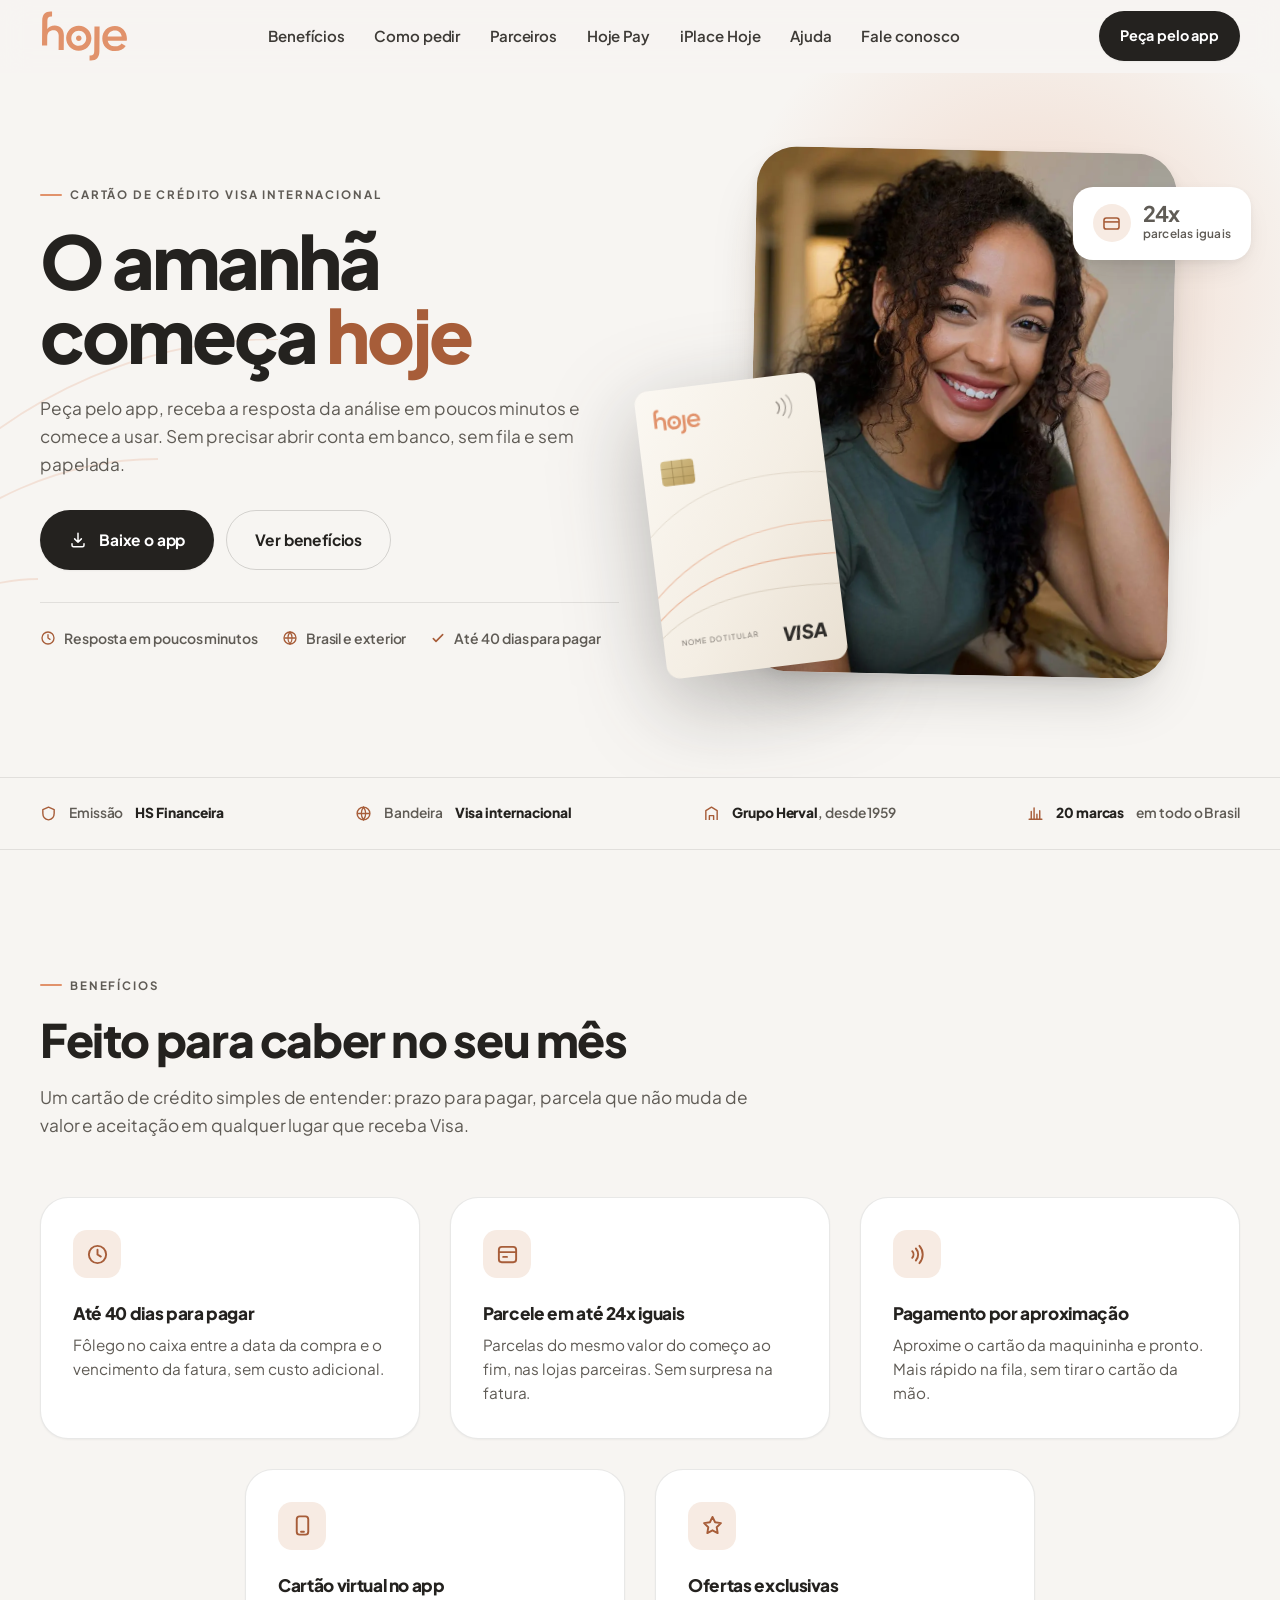
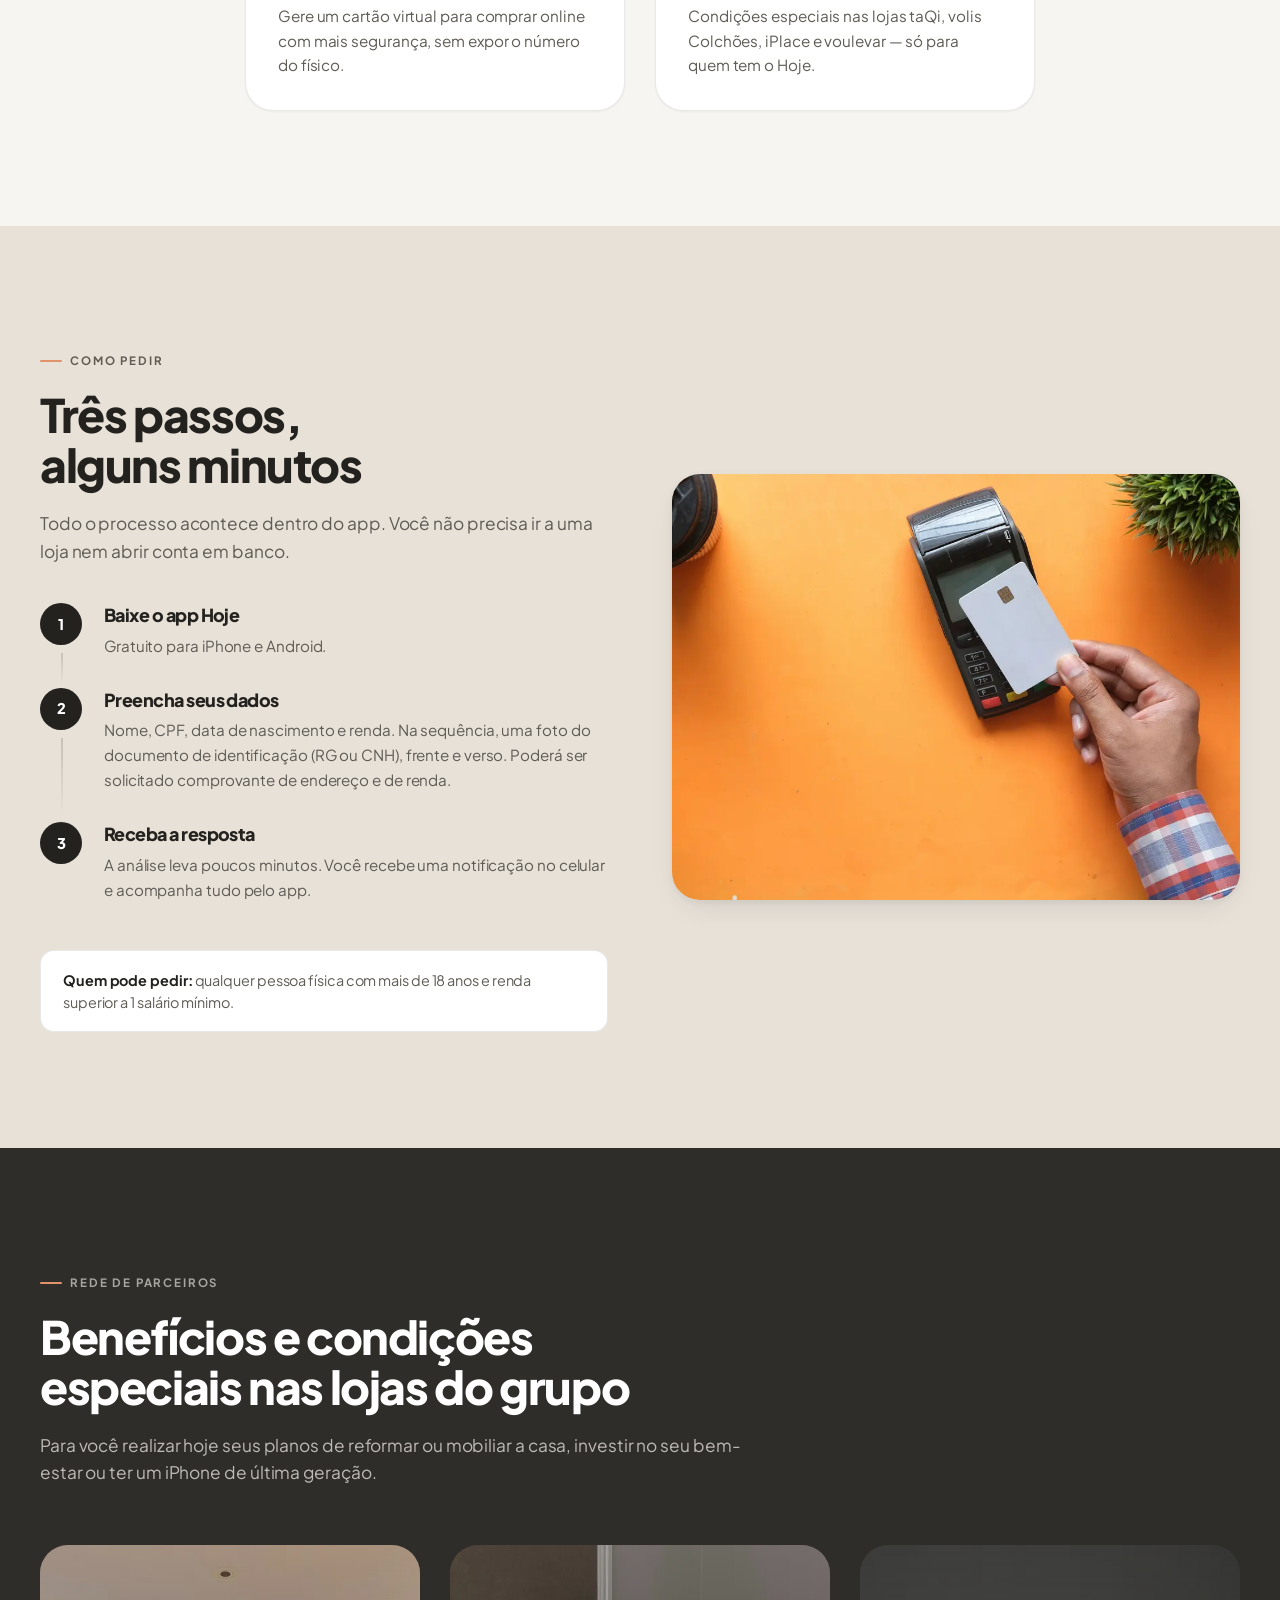
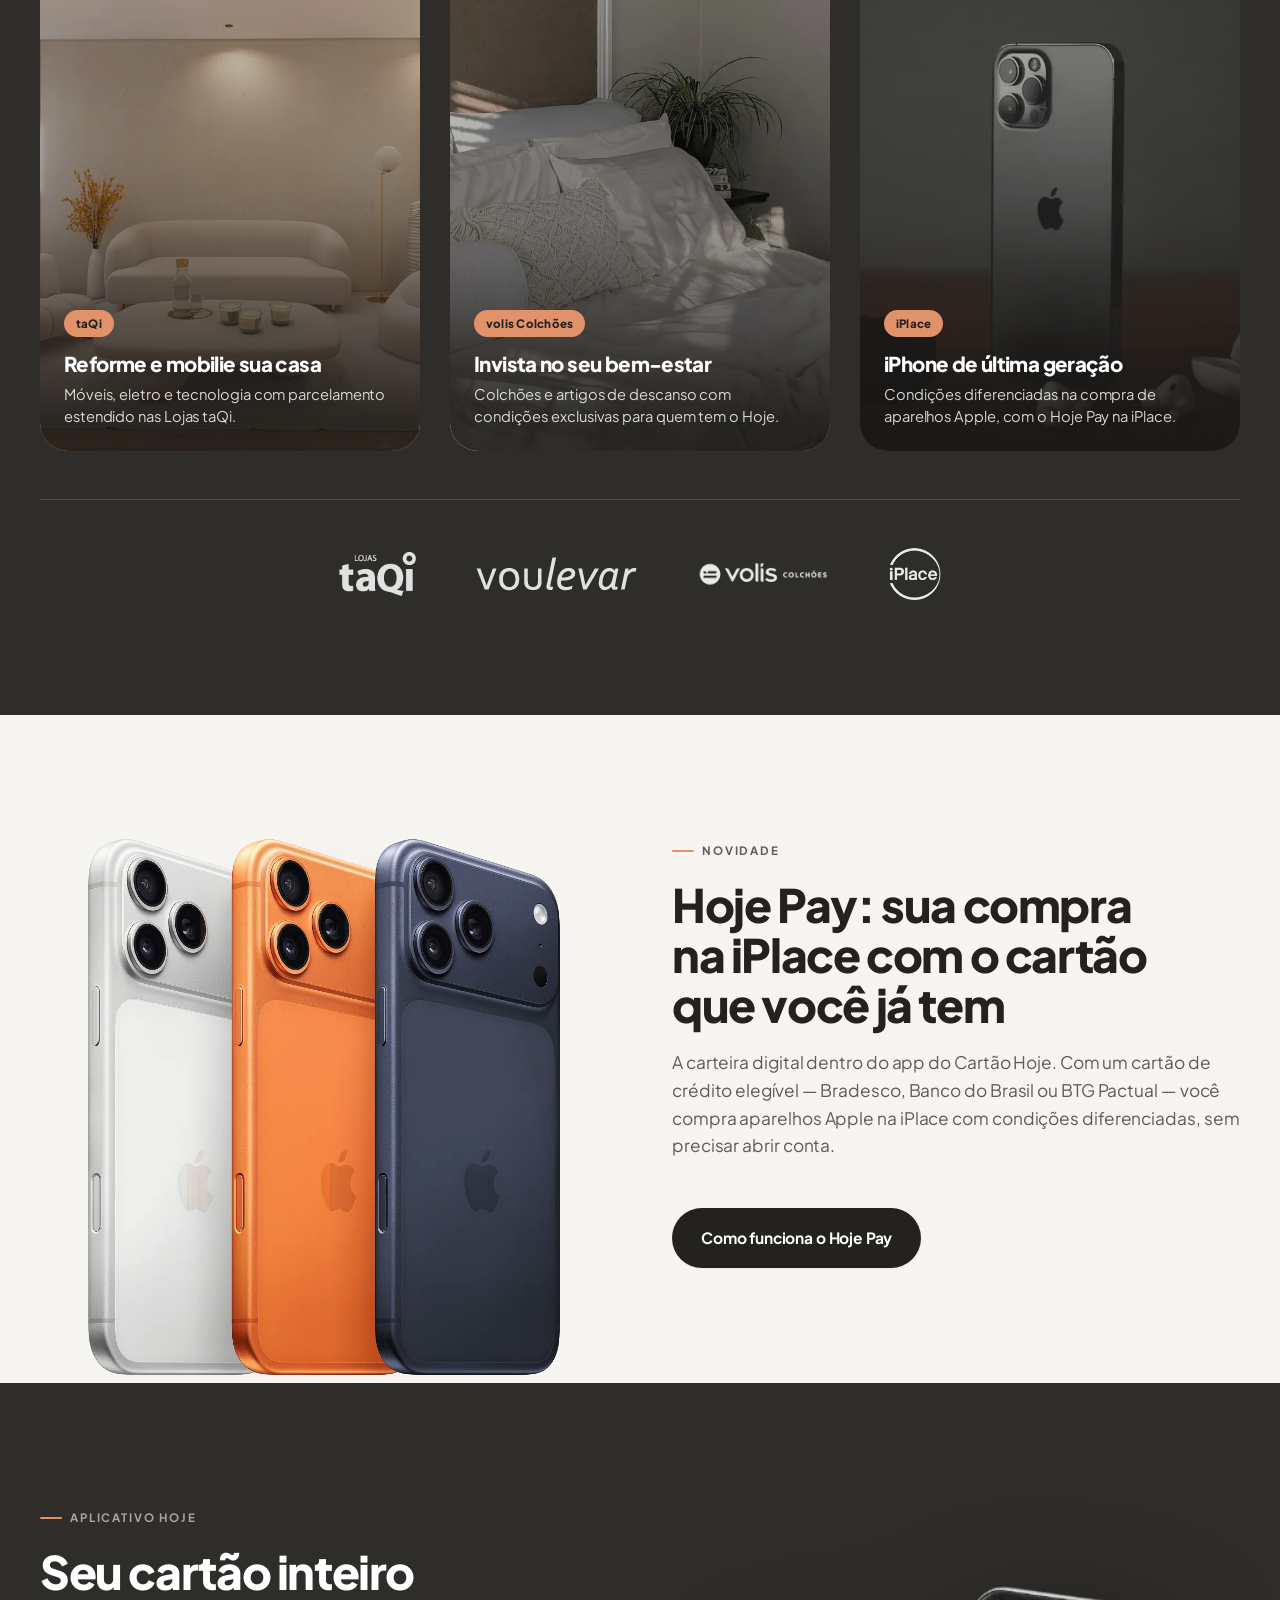
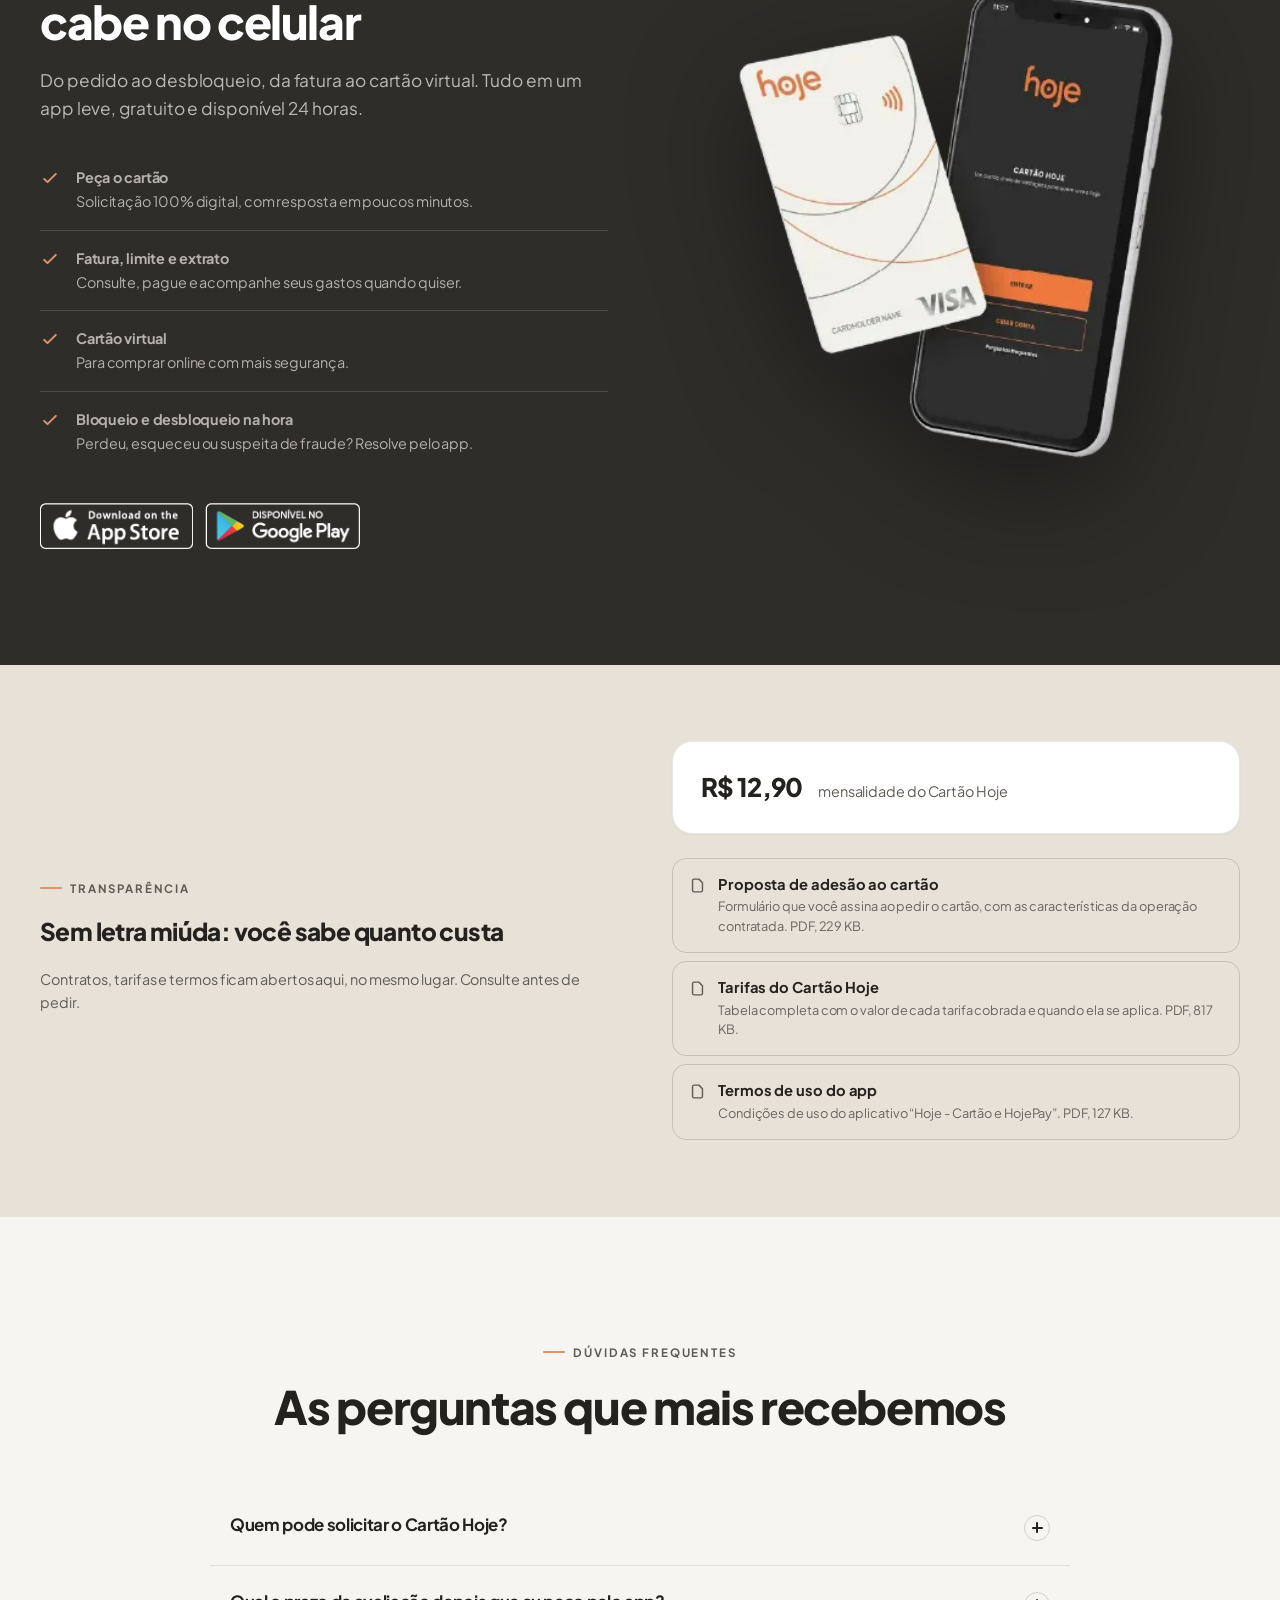
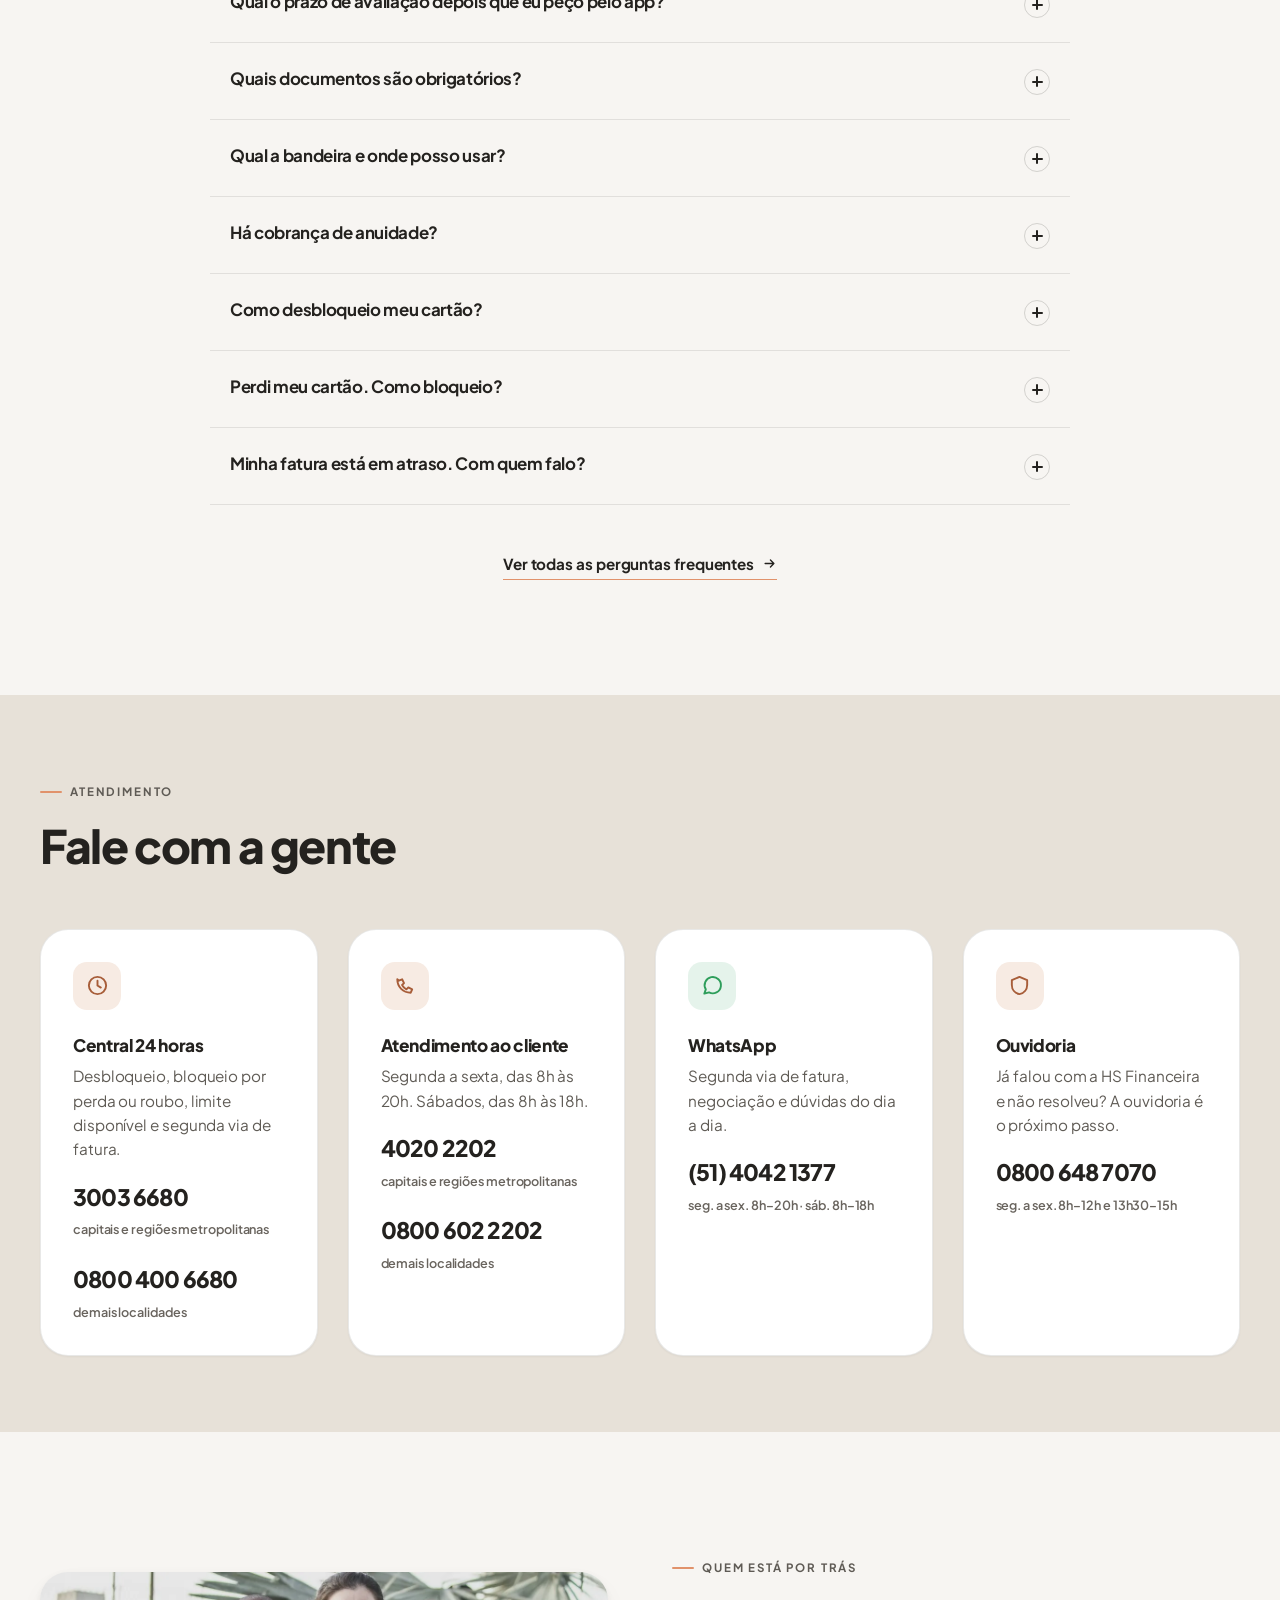
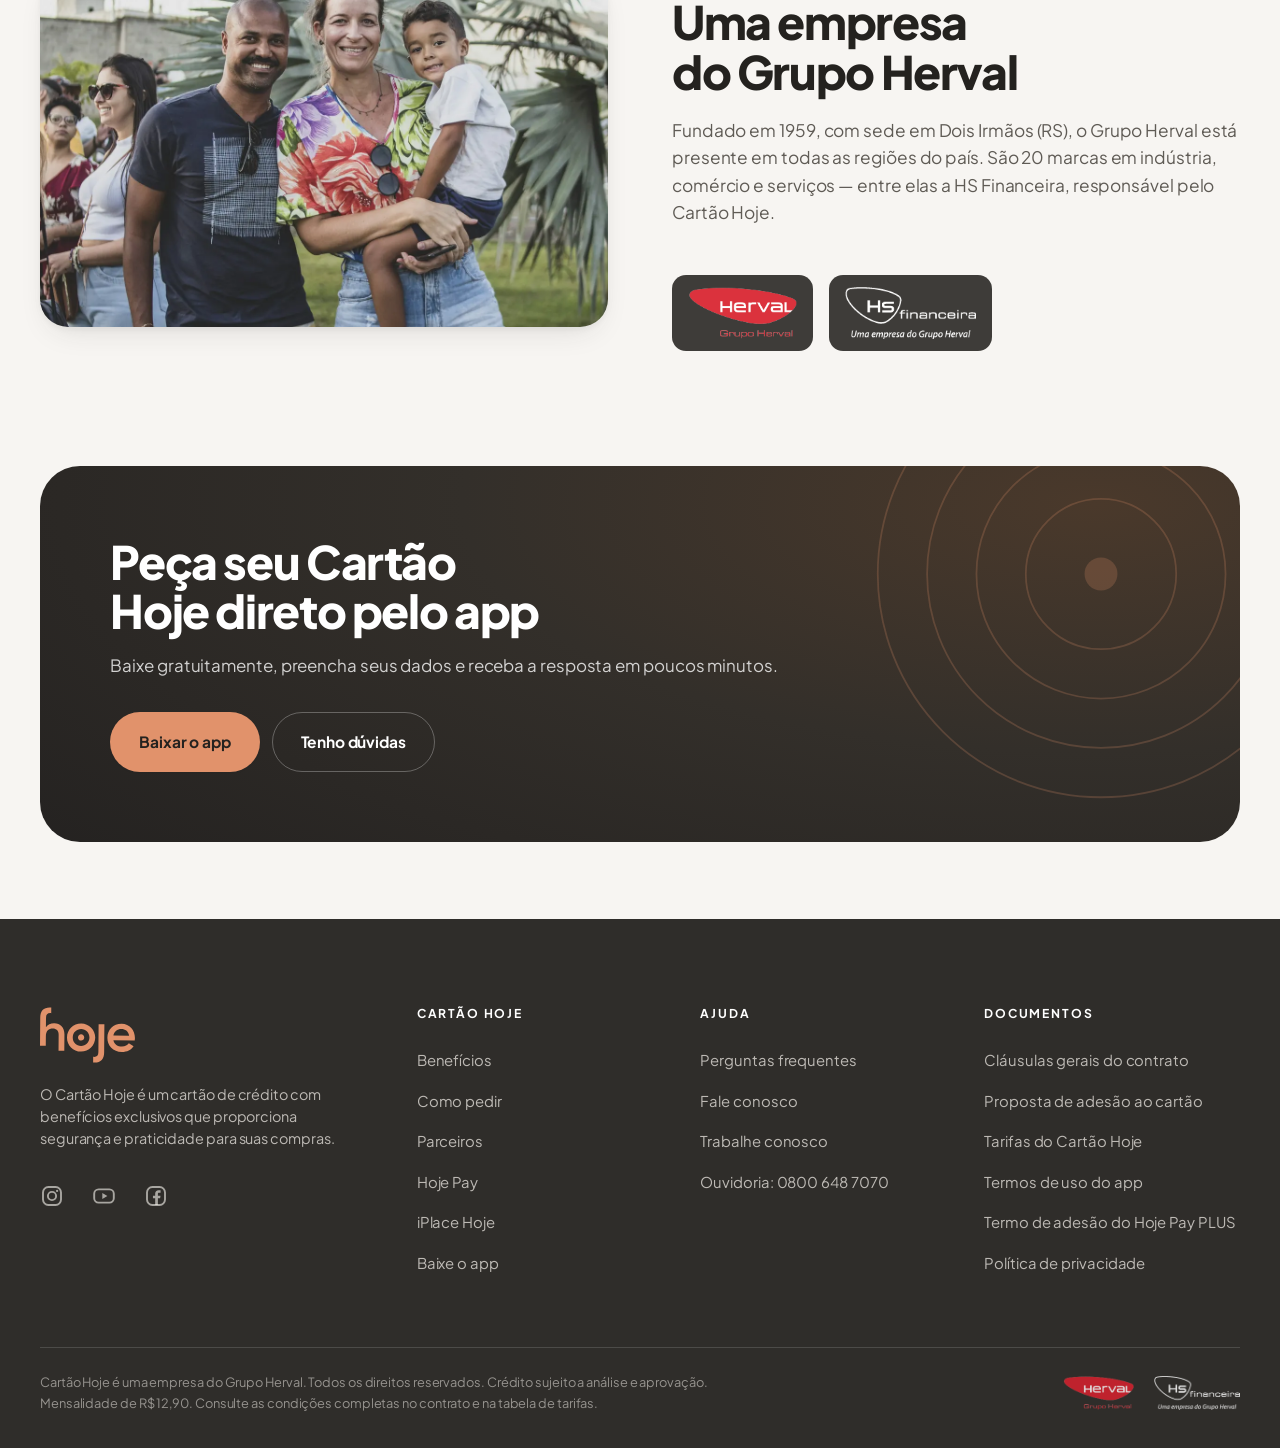
<file: index.html>
<!doctype html>
<html lang="pt-BR" class="no-js">
<head>
<meta charset="utf-8">
<meta name="viewport" content="width=device-width, initial-scale=1">
<title>Cartão Hoje | Cartão de crédito Visa internacional</title>
<meta name="description" content="Peça o Cartão Hoje pelo app e receba a resposta em minutos. Visa internacional, até 40 dias para pagar, parcelamento em 24x iguais e mensalidade de R$ 12,90.">
<link rel="canonical" href="https://cartaohoje.com.br/">
<link rel="alternate" hreflang="pt-BR" href="https://cartaohoje.com.br/">
<link rel="alternate" hreflang="x-default" href="https://cartaohoje.com.br/">
<meta name="robots" content="index,follow,max-image-preview:large,max-snippet:-1,max-video-preview:-1">
<meta name="theme-color" content="#F7F5F2">

<meta property="og:type" content="website">
<meta property="og:locale" content="pt_BR">
<meta property="og:site_name" content="Cartão Hoje">
<meta property="og:title" content="Cartão Hoje | Cartão de crédito Visa internacional">
<meta property="og:description" content="Peça pelo app, receba a resposta em minutos e use no Brasil e no exterior. Até 40 dias para pagar e parcelamento em até 24x iguais.">
<meta property="og:url" content="https://cartaohoje.com.br/">
<meta property="og:image" content="https://cartaohoje.com.br/assets/img/og/home.jpg">
<meta property="og:image:secure_url" content="https://cartaohoje.com.br/assets/img/og/home.jpg">
<meta property="og:image:type" content="image/jpeg">
<meta property="og:image:width" content="1200">
<meta property="og:image:height" content="630">
<meta property="og:image:alt" content="Cartão Hoje — cartão de crédito Visa internacional, peça pelo app">

<meta name="twitter:card" content="summary_large_image">
<meta name="twitter:title" content="Cartão Hoje | Cartão de crédito Visa internacional">
<meta name="twitter:description" content="Peça pelo app, receba a resposta em minutos e use no Brasil e no exterior. Até 40 dias para pagar e parcelamento em até 24x iguais.">
<meta name="twitter:image" content="https://cartaohoje.com.br/assets/img/og/home.jpg">
<meta name="twitter:image:alt" content="Cartão Hoje — cartão de crédito Visa internacional, peça pelo app">

<link rel="icon" href="assets/img/marca/logo/simbolo-laranja.svg" type="image/svg+xml">
<link rel="icon" href="assets/img/marca/icon-32.png" sizes="32x32" type="image/png">
<link rel="apple-touch-icon" href="assets/img/marca/apple-touch-icon.png">
<link rel="manifest" href="site.webmanifest">

<link rel="preconnect" href="https://fonts.googleapis.com">
<link rel="preconnect" href="https://fonts.gstatic.com" crossorigin>
<link rel="stylesheet" href="https://fonts.googleapis.com/css2?family=Plus+Jakarta+Sans:wght@400;500;600;700;800&display=swap">
<link rel="stylesheet" href="assets/css/hoje.css">
<link rel="preload" as="image" href="assets/img/foto/hero.webp" fetchpriority="high">
</head>
<body>
<a class="skip" href="#conteudo">Pular para o conteúdo</a>

<!-- ============================ HEADER ============================ -->
<header class="hdr">
  <div class="shell hdr__in">
    <a class="brand" href="./index.html" aria-label="Cartão Hoje — página inicial">
      <img src="assets/img/marca/logo/hoje-laranja.svg" alt="Cartão Hoje" width="85" height="50">
    </a>
    <nav class="nav" aria-label="Principal">
      <a href="#beneficios">Benefícios</a>
      <a href="#pedir">Como pedir</a>
      <a href="#parceiros">Parceiros</a>
      <a href="hoje-pay/index.html">Hoje Pay</a>
      <a href="iplace-hoje/index.html">iPlace Hoje</a>
      <a href="perguntas-frequentes/index.html">Ajuda</a>
      <a href="fale-conosco/index.html">Fale conosco</a>
    </nav>
    <div class="hdr__cta">
      <a class="btn btn--sm" href="baixar-o-app/index.html">Peça pelo app</a>
      <button class="burger" type="button" aria-expanded="false" aria-controls="menu-mobile">
        <span class="sr">Abrir menu</span><i></i>
      </button>
    </div>
  </div>
  <div class="mnav" id="menu-mobile">
    <a href="#beneficios">Benefícios</a>
    <a href="#pedir">Como pedir</a>
    <a href="#parceiros">Parceiros</a>
    <a href="hoje-pay/index.html">Hoje Pay</a>
    <a href="iplace-hoje/index.html">iPlace Hoje</a>
    <a href="perguntas-frequentes/index.html">Perguntas frequentes</a>
    <a href="fale-conosco/index.html">Fale conosco</a>
    <a href="trabalhe-conosco/index.html">Trabalhe conosco</a>
    <a class="btn" href="baixar-o-app/index.html">Peça pelo app</a>
  </div>
</header>

<main id="conteudo">

<!-- ============================ HERO ============================ -->
<section class="hero">
  <div class="hero__glow" aria-hidden="true"></div>
  <svg class="hero__arcs" viewBox="0 0 600 400" fill="none" aria-hidden="true">
    <path d="M-40 400C-40 180 140 0 360 0" pathLength="1" stroke="currentColor" stroke-width="1.5"/>
    <path d="M-40 400C-40 240 100 100 260 100" pathLength="1" stroke="currentColor" stroke-width="1.5"/>
    <path d="M-40 400C-40 300 60 200 160 200" pathLength="1" stroke="currentColor" stroke-width="1.5"/>
    <path d="M-40 400C-40 350 20 290 70 290" pathLength="1" stroke="currentColor" stroke-width="1.5"/>
  </svg>

  <div class="shell hero__in">
    <div>
      <p class="eyebrow">Cartão de crédito Visa internacional</p>
      <h1 class="display">O amanhã começa <span style="color:var(--coral-ink)">hoje</span></h1>
      <p class="lead">Peça pelo app, receba a resposta da análise em poucos minutos e comece a usar.
        Sem precisar abrir conta em banco, sem fila e sem papelada.</p>

      <div class="btn-row">
        <a class="btn" href="baixar-o-app/index.html">
          <svg viewBox="0 0 24 24" fill="none" aria-hidden="true"><path d="M12 3v12m0 0 4.5-4.5M12 15l-4.5-4.5M4 17v2a2 2 0 0 0 2 2h12a2 2 0 0 0 2-2v-2" stroke="currentColor" stroke-width="2" stroke-linecap="round" stroke-linejoin="round"/></svg>
          Baixe o app
        </a>
        <a class="btn btn--ghost" href="#beneficios">Ver benefícios</a>
      </div>

      <ul class="hero__facts">
        <li><svg viewBox="0 0 24 24" fill="none" aria-hidden="true"><circle cx="12" cy="12" r="9" stroke="currentColor" stroke-width="2"/><path d="M12 7v5l3 2" stroke="currentColor" stroke-width="2" stroke-linecap="round"/></svg>Resposta em poucos minutos</li>
        <li><svg viewBox="0 0 24 24" fill="none" aria-hidden="true"><circle cx="12" cy="12" r="9" stroke="currentColor" stroke-width="2"/><path d="M3.5 12h17M12 3a15 15 0 0 1 0 18 15 15 0 0 1 0-18Z" stroke="currentColor" stroke-width="2"/></svg>Brasil e exterior</li>
        <li><svg viewBox="0 0 24 24" fill="none" aria-hidden="true"><path d="m5 13 4 4L19 7" stroke="currentColor" stroke-width="2.4" stroke-linecap="round" stroke-linejoin="round"/></svg>Até 40 dias para pagar</li>
      </ul>
    </div>

    <div class="hero__art">
      <div class="hero__photo">
        <picture>
          <source srcset="assets/img/foto/hero.webp" type="image/webp">
          <img src="assets/img/foto/hero.jpg" width="900" height="1125" alt="Jovem sorrindo, apoiada em uma mesa de café" fetchpriority="high" decoding="async">
        </picture>
      </div>

      <!-- Cartão (SVG) -->
      <svg class="hero__card" viewBox="0 0 320 508" fill="none" role="img" aria-label="Cartão Hoje, na vertical, com bandeira Visa">
        <defs>
          <linearGradient id="cardbg" x1="0" y1="0" x2="1" y2="1">
            <stop offset="0" stop-color="#FBF8F2"/><stop offset=".55" stop-color="#F4EEE4"/><stop offset="1" stop-color="#E9E0D2"/>
          </linearGradient>
          <linearGradient id="chip" x1="0" y1="0" x2="1" y2="1">
            <stop offset="0" stop-color="#D8C48E"/><stop offset="1" stop-color="#B99C5E"/>
          </linearGradient>
          <clipPath id="cardclip"><rect width="320" height="508" rx="24"/></clipPath>
        </defs>
        <rect width="320" height="508" rx="24" fill="url(#cardbg)"/>
        <g clip-path="url(#cardclip)" opacity=".62">
          <path d="M-60 470C40 330 180 300 400 330" stroke="#E1926B" stroke-width="2" fill="none"/>
          <path d="M-60 430C60 270 220 240 400 275" stroke="#E1926B" stroke-width="2" fill="none" opacity=".7"/>
          <path d="M-60 508C10 380 150 350 400 385" stroke="#C9BCA9" stroke-width="1.6" fill="none"/>
          <path d="M-40 300C60 170 210 150 380 190" stroke="#C9BCA9" stroke-width="1.6" fill="none" opacity=".7"/>
        </g>
        <image href="assets/img/marca/logo/hoje-laranja.svg" x="30" y="34" width="82" height="48"/>
        <!-- contactless -->
        <g transform="translate(246 40)" stroke="#8C857D" stroke-width="2.4" fill="none" stroke-linecap="round">
          <path d="M2 6a14 14 0 0 1 0 20"/><path d="M11 1a22 22 0 0 1 0 30" opacity=".75"/><path d="M20-4a30 30 0 0 1 0 40" opacity=".5"/>
        </g>
        <!-- chip -->
        <rect x="32" y="126" width="58" height="44" rx="7" fill="url(#chip)"/>
        <g stroke="#8B7440" stroke-width="1.4" opacity=".55">
          <path d="M32 140h58M32 156h58M52 126v44M70 126v44"/>
        </g>
        <text x="32" y="452" font-family="Plus Jakarta Sans, sans-serif" font-size="13" letter-spacing="1.6" fill="#6E6862">NOME DO TITULAR</text>
        <text x="288" y="466" text-anchor="end" font-family="Plus Jakarta Sans, sans-serif" font-size="34" font-weight="800" font-style="italic" letter-spacing="-1" fill="#2F2D2A">VISA</text>
      </svg>

      <div class="hero__chip">
        <span class="ic"><svg viewBox="0 0 24 24" fill="none" aria-hidden="true"><rect x="2.5" y="5" width="19" height="14" rx="3" stroke="currentColor" stroke-width="2"/><path d="M2.5 10h19" stroke="currentColor" stroke-width="2"/></svg></span>
        <span><strong>24x</strong><span>parcelas iguais</span></span>
      </div>
    </div>
  </div>
</section>

<!-- ============================ TRUST ============================ -->
<section class="trust">
  <div class="shell trust__in">
    <p class="trust__item"><svg viewBox="0 0 24 24" fill="none" aria-hidden="true"><path d="M12 3 4 6.5v5c0 4.7 3.2 8.6 8 9.5 4.8-.9 8-4.8 8-9.5v-5L12 3Z" stroke="currentColor" stroke-width="2" stroke-linejoin="round"/></svg>Emissão <strong>HS Financeira</strong></p>
    <p class="trust__item"><svg viewBox="0 0 24 24" fill="none" aria-hidden="true"><circle cx="12" cy="12" r="9" stroke="currentColor" stroke-width="2"/><path d="M3.5 12h17M12 3a15 15 0 0 1 0 18 15 15 0 0 1 0-18Z" stroke="currentColor" stroke-width="2"/></svg>Bandeira <strong>Visa internacional</strong></p>
    <p class="trust__item"><svg viewBox="0 0 24 24" fill="none" aria-hidden="true"><path d="M4 21V8l8-5 8 5v13" stroke="currentColor" stroke-width="2" stroke-linejoin="round"/><path d="M9 21v-6h6v6" stroke="currentColor" stroke-width="2" stroke-linejoin="round"/></svg><span><strong>Grupo Herval</strong>, desde 1959</span></p>
    <p class="trust__item"><svg viewBox="0 0 24 24" fill="none" aria-hidden="true"><path d="M3 20h18M6 20V9m4 11V4m4 16v-7m4 7V8" stroke="currentColor" stroke-width="2" stroke-linecap="round"/></svg><strong>20 marcas</strong> em todo o Brasil</p>
  </div>
</section>

<!-- ============================ BENEFÍCIOS ============================ -->
<section class="section" id="beneficios">
  <div class="shell">
    <div class="sec-head rv">
      <p class="eyebrow">Benefícios</p>
      <h2 class="h2">Feito para caber no seu mês</h2>
      <p class="lead">Um cartão de crédito simples de entender: prazo para pagar, parcela que não muda de valor e aceitação em qualquer lugar que receba Visa.</p>
    </div>

    <div class="grid grid--center cols-3">
      <article class="card rv">
        <span class="card__ic"><svg viewBox="0 0 24 24" fill="none" aria-hidden="true"><circle cx="12" cy="12" r="9" stroke="currentColor" stroke-width="2"/><path d="M12 7v5l3.5 2.2" stroke="currentColor" stroke-width="2" stroke-linecap="round"/></svg></span>
        <h3 class="h4">Até 40 dias para pagar</h3>
        <p>Fôlego no caixa entre a data da compra e o vencimento da fatura, sem custo adicional.</p>
      </article>

      <article class="card rv">
        <span class="card__ic"><svg viewBox="0 0 24 24" fill="none" aria-hidden="true"><rect x="3" y="4" width="18" height="16" rx="3" stroke="currentColor" stroke-width="2"/><path d="M3 9.5h18M7.5 14.5h4" stroke="currentColor" stroke-width="2" stroke-linecap="round"/></svg></span>
        <h3 class="h4">Parcele em até 24x iguais</h3>
        <p>Parcelas do mesmo valor do começo ao fim, nas lojas parceiras. Sem surpresa na fatura.</p>
      </article>

      <article class="card rv">
        <span class="card__ic"><svg viewBox="0 0 24 24" fill="none" aria-hidden="true"><path d="M6.5 8.5a5.25 5.25 0 0 1 0 7M10.3 5.75a9.4 9.4 0 0 1 0 12.5M14 3a13.5 13.5 0 0 1 0 18" stroke="currentColor" stroke-width="2" stroke-linecap="round"/></svg></span>
        <h3 class="h4">Pagamento por aproximação</h3>
        <p>Aproxime o cartão da maquininha e pronto. Mais rápido na fila, sem tirar o cartão da mão.</p>
      </article>

      <article class="card rv">
        <span class="card__ic"><svg viewBox="0 0 24 24" fill="none" aria-hidden="true"><rect x="6" y="2.5" width="12" height="19" rx="3" stroke="currentColor" stroke-width="2"/><path d="M10.5 18.5h3" stroke="currentColor" stroke-width="2" stroke-linecap="round"/></svg></span>
        <h3 class="h4">Cartão virtual no app</h3>
        <p>Gere um cartão virtual para comprar online com mais segurança, sem expor o número do físico.</p>
      </article>

      <article class="card rv">
        <span class="card__ic"><svg viewBox="0 0 24 24" fill="none" aria-hidden="true"><path d="m12 3 2.7 5.6 6.1.9-4.4 4.3 1 6.1-5.4-2.9-5.4 2.9 1-6.1-4.4-4.3 6.1-.9L12 3Z" stroke="currentColor" stroke-width="2" stroke-linejoin="round"/></svg></span>
        <h3 class="h4">Ofertas exclusivas</h3>
        <p>Condições especiais nas lojas taQi, volis Colchões, iPlace e voulevar — só para quem tem o Hoje.</p>
      </article>
    </div>
  </div>
</section>

<!-- ============================ COMO PEDIR ============================ -->
<section class="section tinted" id="pedir">
  <div class="shell split">
    <div class="rv">
      <p class="eyebrow">Como pedir</p>
      <h2 class="h2">Três passos, alguns minutos</h2>
      <p class="lead" style="margin-bottom:40px">Todo o processo acontece dentro do app. Você não precisa ir a uma loja nem abrir conta em banco.</p>

      <ol class="steps">
        <li class="step">
          <h3>Baixe o app Hoje</h3>
          <p>Gratuito para iPhone e Android.</p>
        </li>
        <li class="step">
          <h3>Preencha seus dados</h3>
          <p>Nome, CPF, data de nascimento e renda. Na sequência, uma foto do documento de identificação (RG ou CNH), frente e verso. Poderá ser solicitado comprovante de endereço e de renda.</p>
        </li>
        <li class="step">
          <h3>Receba a resposta</h3>
          <p>A análise leva poucos minutos. Você recebe uma notificação no celular e acompanha tudo pelo app.</p>
        </li>
      </ol>

      <p class="small muted mt-l" style="padding:18px 22px;background:var(--white);border:1px solid var(--line);border-radius:var(--r-sm)">
        <strong style="color:var(--ink)">Quem pode pedir:</strong> qualquer pessoa física com mais de 18 anos e renda superior a 1 salário mínimo.
      </p>
    </div>

    <div class="split__art rv">
      <picture>
        <source srcset="assets/img/foto/aproximacao.webp" type="image/webp">
        <img src="assets/img/foto/aproximacao.jpg" width="1000" height="750" alt="Mão aproximando um cartão de crédito da maquininha" loading="lazy" decoding="async">
      </picture>
    </div>
  </div>
</section>

<!-- ============================ PARCEIROS ============================ -->
<section class="section dark" id="parceiros">
  <div class="shell">
    <div class="sec-head rv">
      <p class="eyebrow">Rede de parceiros</p>
      <h2 class="h2">Benefícios e condições especiais nas lojas do grupo</h2>
      <p class="lead">Para você realizar hoje seus planos de reformar ou mobiliar a casa, investir no seu bem-estar ou ter um iPhone de última geração.</p>
    </div>

    <div class="grid cols-3">
      <a class="pcard rv" href="#app">
        <picture>
          <source srcset="assets/img/foto/casa.webp" type="image/webp">
          <img src="assets/img/foto/casa.jpg" width="1000" height="750" alt="Sala de estar clara e moderna" loading="lazy" decoding="async">
        </picture>
        <span class="pcard__tag">taQi</span>
        <h3>Reforme e mobilie sua casa</h3>
        <p>Móveis, eletro e tecnologia com parcelamento estendido nas Lojas taQi.</p>
      </a>

      <a class="pcard rv" href="#app">
        <picture>
          <source srcset="assets/img/foto/bem-estar.webp" type="image/webp">
          <img src="assets/img/foto/bem-estar.jpg" width="1000" height="750" alt="Quarto com cama arrumada e luz natural" loading="lazy" decoding="async">
        </picture>
        <span class="pcard__tag">volis Colchões</span>
        <h3>Invista no seu bem-estar</h3>
        <p>Colchões e artigos de descanso com condições exclusivas para quem tem o Hoje.</p>
      </a>

      <a class="pcard rv" href="hoje-pay/index.html">
        <picture>
          <source srcset="assets/img/foto/iphone.webp" type="image/webp">
          <img src="assets/img/foto/iphone.jpg" width="1000" height="750" alt="iPhone sobre superfície neutra" loading="lazy" decoding="async">
        </picture>
        <span class="pcard__tag">iPlace</span>
        <h3>iPhone de última geração</h3>
        <p>Condições diferenciadas na compra de aparelhos Apple, com o Hoje Pay na iPlace.</p>
      </a>
    </div>

    <div class="logos mt-l" style="padding-top:clamp(28px,4vw,48px);border-top:1px solid var(--line-dark)">
      <a href="https://www.taqi.com.br/" target="_blank" rel="noopener" aria-label="Site da taQi"><img class="tall" src="assets/img/marca/taqi.png" alt="Lojas taQi" width="113" height="64" loading="lazy"></a>
      <a href="https://www.voulevar.com.br/" target="_blank" rel="noopener" aria-label="Site da voulevar"><img src="assets/img/marca/voulevar.png" alt="voulevar" width="161" height="34" loading="lazy"></a>
      <a href="https://www.volis.com.br/" target="_blank" rel="noopener" aria-label="Site da volis"><img class="tall" src="assets/img/marca/volis.png" alt="volis Colchões" width="600" height="200" loading="lazy"></a>
      <a href="https://www.iplace.com.br/" target="_blank" rel="noopener" aria-label="Site da iPlace"><img class="sq" src="assets/img/marca/iplace.png" alt="iPlace" width="102" height="102" loading="lazy"></a>
    </div>
  </div>
</section>

<!-- ============================ HOJE PAY ============================ -->
<section class="section">
  <div class="shell split split--flip">
    <div class="prod-art prod-art--bleed-sec rv">
      <picture>
        <source srcset="assets/img/foto/iphone-17.webp" type="image/webp">
        <img src="assets/img/foto/iphone-17.png" width="894" height="1013" alt="Três modelos de iPhone 17 nas cores prata, laranja e azul" loading="lazy" decoding="async">
      </picture>
    </div>
    <div class="rv">
      <p class="eyebrow">Novidade</p>
      <h2 class="h2">Hoje Pay: sua compra na iPlace com o cartão que você já tem</h2>
      <p class="lead">A carteira digital dentro do app do Cartão Hoje. Com um cartão de crédito elegível — Bradesco, Banco do Brasil ou BTG Pactual — você compra aparelhos Apple na iPlace com condições diferenciadas, sem precisar abrir conta.</p>
      <div class="btn-row mt-l">
        <a class="btn" href="hoje-pay/index.html">Como funciona o Hoje Pay</a>
      </div>
    </div>
  </div>
</section>

<!-- ============================ APP ============================ -->
<section class="section dark" id="app">
  <div class="shell split">
    <div class="rv">
      <p class="eyebrow">Aplicativo Hoje</p>
      <h2 class="h2">Seu cartão inteiro cabe no celular</h2>
      <p class="lead" style="margin-bottom:28px">Do pedido ao desbloqueio, da fatura ao cartão virtual. Tudo em um app leve, gratuito e disponível 24 horas.</p>

      <ul class="applist">
        <li>
          <svg viewBox="0 0 24 24" fill="none" aria-hidden="true"><path d="m5 13 4 4L19 7" stroke="currentColor" stroke-width="2.4" stroke-linecap="round" stroke-linejoin="round"/></svg>
          <span><strong>Peça o cartão</strong><span>Solicitação 100% digital, com resposta em poucos minutos.</span></span>
        </li>
        <li>
          <svg viewBox="0 0 24 24" fill="none" aria-hidden="true"><path d="m5 13 4 4L19 7" stroke="currentColor" stroke-width="2.4" stroke-linecap="round" stroke-linejoin="round"/></svg>
          <span><strong>Fatura, limite e extrato</strong><span>Consulte, pague e acompanhe seus gastos quando quiser.</span></span>
        </li>
        <li>
          <svg viewBox="0 0 24 24" fill="none" aria-hidden="true"><path d="m5 13 4 4L19 7" stroke="currentColor" stroke-width="2.4" stroke-linecap="round" stroke-linejoin="round"/></svg>
          <span><strong>Cartão virtual</strong><span>Para comprar online com mais segurança.</span></span>
        </li>
        <li>
          <svg viewBox="0 0 24 24" fill="none" aria-hidden="true"><path d="m5 13 4 4L19 7" stroke="currentColor" stroke-width="2.4" stroke-linecap="round" stroke-linejoin="round"/></svg>
          <span><strong>Bloqueio e desbloqueio na hora</strong><span>Perdeu, esqueceu ou suspeita de fraude? Resolve pelo app.</span></span>
        </li>
      </ul>

      <div class="stores">
        <a href="https://apps.apple.com/br/app/hoje-cart%C3%A3o-e-hojepay/id1590552557" target="_blank" rel="noopener" aria-label="Baixar na App Store"><img src="assets/img/marca/appstore.png" alt="Baixar na App Store" height="46" loading="lazy"></a>
        <a href="https://play.google.com/store/apps/details?id=com.app.herval.hoje&amp;hl=pt_BR" target="_blank" rel="noopener" aria-label="Disponível no Google Play"><img src="assets/img/marca/googleplay.png" alt="Disponível no Google Play" height="46" loading="lazy"></a>
      </div>
    </div>

    <div class="app__art rv">
      <img src="assets/img/marca/app-cartao.webp" width="360" height="386" alt="Cartão Hoje e o aplicativo aberto no celular" loading="lazy" decoding="async">
    </div>
  </div>
</section>

<!-- ============================ TRANSPARÊNCIA ============================ -->
<section class="section--tight tinted">
  <div class="shell">
    <div class="split" style="align-items:center">
      <div class="rv">
        <p class="eyebrow">Transparência</p>
        <h2 class="h3">Sem letra miúda: você sabe quanto custa</h2>
        <p class="muted small mt-m">Contratos, tarifas e termos ficam abertos aqui, no mesmo lugar. Consulte antes de pedir.</p>
      </div>
      <div class="rv">
        <p class="price"><b>R$ 12,90</b> <span class="muted small">mensalidade do Cartão Hoje</span></p>
        <ul class="doclist mt-m">
          <li>
            <a href="assets/docs/proposta-de-adesao-ao-cartao.pdf" target="_blank" rel="noopener">
              <svg viewBox="0 0 24 24" fill="none" aria-hidden="true"><path d="M14 3H7a2 2 0 0 0-2 2v14a2 2 0 0 0 2 2h10a2 2 0 0 0 2-2V8l-5-5Z" stroke="currentColor" stroke-width="2" stroke-linejoin="round"/></svg>
              <span class="doclist__txt"><strong>Proposta de adesão ao cartão</strong><span>Formulário que você assina ao pedir o cartão, com as características da operação contratada. PDF, 229 KB.</span></span>
            </a>
          </li>
          <li>
            <a href="assets/docs/tarifas-cartao-hoje.pdf" target="_blank" rel="noopener">
              <svg viewBox="0 0 24 24" fill="none" aria-hidden="true"><path d="M14 3H7a2 2 0 0 0-2 2v14a2 2 0 0 0 2 2h10a2 2 0 0 0 2-2V8l-5-5Z" stroke="currentColor" stroke-width="2" stroke-linejoin="round"/></svg>
              <span class="doclist__txt"><strong>Tarifas do Cartão Hoje</strong><span>Tabela completa com o valor de cada tarifa cobrada e quando ela se aplica. PDF, 817 KB.</span></span>
            </a>
          </li>
          <li>
            <a href="assets/docs/termos-de-uso-do-app.pdf" target="_blank" rel="noopener">
              <svg viewBox="0 0 24 24" fill="none" aria-hidden="true"><path d="M14 3H7a2 2 0 0 0-2 2v14a2 2 0 0 0 2 2h10a2 2 0 0 0 2-2V8l-5-5Z" stroke="currentColor" stroke-width="2" stroke-linejoin="round"/></svg>
              <span class="doclist__txt"><strong>Termos de uso do app</strong><span>Condições de uso do aplicativo “Hoje - Cartão e HojePay”. PDF, 127 KB.</span></span>
            </a>
          </li>
        </ul>
      </div>
    </div>
  </div>
</section>

<!-- ============================ FAQ ============================ -->
<section class="section" id="ajuda">
  <div class="shell">
    <div class="sec-head rv" style="text-align:center;margin-inline:auto">
      <p class="eyebrow" style="justify-content:center">Dúvidas frequentes</p>
      <h2 class="h2">As perguntas que mais recebemos</h2>
    </div>

    <div class="faq rv" data-accordion>
      <details>
        <summary>Quem pode solicitar o Cartão Hoje?<span class="pm" aria-hidden="true"></span></summary>
        <div class="faq__a"><p>Qualquer pessoa física com mais de 18 anos e renda superior a 1 salário mínimo.</p></div>
      </details>
      <details>
        <summary>Qual o prazo de avaliação depois que eu peço pelo app?<span class="pm" aria-hidden="true"></span></summary>
        <div class="faq__a"><p>O retorno da análise chega em poucos minutos. Se o pedido ficar pendente, basta reenviar os documentos solicitados pelo próprio app.</p></div>
      </details>
      <details>
        <summary>Quais documentos são obrigatórios?<span class="pm" aria-hidden="true"></span></summary>
        <div class="faq__a"><p>Documento de identificação — carteira de identidade ou CNH — com foto da frente e do verso. Poderá ser solicitado comprovante de endereço e de renda.</p></div>
      </details>
      <details>
        <summary>Qual a bandeira e onde posso usar?<span class="pm" aria-hidden="true"></span></summary>
        <div class="faq__a"><p>O Cartão Hoje é Visa e internacional: aceito em milhares de estabelecimentos no Brasil e no mundo, físicos e online. Também é possível gerar um cartão virtual pelo app.</p></div>
      </details>
      <details>
        <summary>Há cobrança de anuidade?<span class="pm" aria-hidden="true"></span></summary>
        <div class="faq__a"><p>O Cartão Hoje tem cobrança mensal de R$ 12,90.</p></div>
      </details>
      <details>
        <summary>Como desbloqueio meu cartão?<span class="pm" aria-hidden="true"></span></summary>
        <div class="faq__a"><p>Pelo app Hoje, que é o caminho mais rápido, ou pela Central de Atendimento Eletrônica: <a href="tel:30036680">3003 6680</a> (capitais e regiões metropolitanas) e <a href="tel:08004006680">0800 400 6680</a> (demais localidades).</p></div>
      </details>
      <details>
        <summary>Perdi meu cartão. Como bloqueio?<span class="pm" aria-hidden="true"></span></summary>
        <div class="faq__a"><p>Pelo app Hoje, a qualquer hora, ou pela Central de Atendimento 24 horas: <a href="tel:30036680">3003 6680</a> / <a href="tel:08004006680">0800 400 6680</a>.</p></div>
      </details>
      <details>
        <summary>Minha fatura está em atraso. Com quem falo?<span class="pm" aria-hidden="true"></span></summary>
        <div class="faq__a"><p>Fale com a gente pelo WhatsApp <a href="https://wa.me/555140421377" target="_blank" rel="noopener">(51) 4042 1377</a>, de segunda a sexta das 8h às 20h e aos sábados das 8h às 18h.</p></div>
      </details>
    </div>

    <p style="text-align:center;margin-top:44px">
      <a class="link-arrow" href="perguntas-frequentes/index.html">Ver todas as perguntas frequentes
        <svg viewBox="0 0 24 24" fill="none" aria-hidden="true"><path d="M5 12h14m0 0-5.5-5.5M19 12l-5.5 5.5" stroke="currentColor" stroke-width="2.2" stroke-linecap="round" stroke-linejoin="round"/></svg>
      </a>
    </p>
  </div>
</section>

<!-- ============================ ATENDIMENTO ============================ -->
<section class="section--tight tinted">
  <div class="shell">
    <div class="sec-head rv">
      <p class="eyebrow">Atendimento</p>
      <h2 class="h2">Fale com a gente</h2>
    </div>

    <div class="grid cols-4">
      <article class="card rv">
        <span class="card__ic"><svg viewBox="0 0 24 24" fill="none" aria-hidden="true"><circle cx="12" cy="12" r="9" stroke="currentColor" stroke-width="2"/><path d="M12 7v5l3.5 2.2" stroke="currentColor" stroke-width="2" stroke-linecap="round"/></svg></span>
        <h3 class="h4">Central 24 horas</h3>
        <p>Desbloqueio, bloqueio por perda ou roubo, limite disponível e segunda via de fatura.</p>
        <strong class="ch__num"><a href="tel:30036680">3003 6680</a></strong>
        <span class="ch__hint">capitais e regiões metropolitanas</span>
        <strong class="ch__num"><a href="tel:08004006680">0800 400 6680</a></strong>
        <span class="ch__hint">demais localidades</span>
      </article>

      <article class="card rv">
        <span class="card__ic"><svg viewBox="0 0 24 24" fill="none" aria-hidden="true"><path d="M4.5 5.5c0 8 6 14 14 14l1.5-3.5-4-2-2 2c-2-1-3.5-2.5-4.5-4.5l2-2-2-4-3.5 1.5Z" stroke="currentColor" stroke-width="2" stroke-linejoin="round"/></svg></span>
        <h3 class="h4">Atendimento ao cliente</h3>
        <p>Segunda a sexta, das 8h às 20h. Sábados, das 8h às 18h.</p>
        <strong class="ch__num"><a href="tel:40202202">4020 2202</a></strong>
        <span class="ch__hint">capitais e regiões metropolitanas</span>
        <strong class="ch__num"><a href="tel:08006022202">0800 602 2202</a></strong>
        <span class="ch__hint">demais localidades</span>
      </article>

      <article class="card ch--wa rv">
        <span class="card__ic"><svg viewBox="0 0 24 24" fill="none" aria-hidden="true"><path d="M3.5 20.5 5 16a8.5 8.5 0 1 1 3.4 3.2l-4.9 1.3Z" stroke="currentColor" stroke-width="2" stroke-linejoin="round"/></svg></span>
        <h3 class="h4">WhatsApp</h3>
        <p>Segunda via de fatura, negociação e dúvidas do dia a dia.</p>
        <strong class="ch__num"><a href="https://wa.me/555140421377" target="_blank" rel="noopener">(51) 4042 1377</a></strong>
        <span class="ch__hint">seg. a sex. 8h–20h · sáb. 8h–18h</span>
      </article>

      <article class="card rv">
        <span class="card__ic"><svg viewBox="0 0 24 24" fill="none" aria-hidden="true"><path d="M12 3 4 6.5v5c0 4.7 3.2 8.6 8 9.5 4.8-.9 8-4.8 8-9.5v-5L12 3Z" stroke="currentColor" stroke-width="2" stroke-linejoin="round"/></svg></span>
        <h3 class="h4">Ouvidoria</h3>
        <p>Já falou com a HS Financeira e não resolveu? A ouvidoria é o próximo passo.</p>
        <strong class="ch__num"><a href="tel:08006487070">0800 648 7070</a></strong>
        <span class="ch__hint">seg. a sex. 8h–12h e 13h30–15h</span>
      </article>
    </div>
  </div>
</section>

<!-- ============================ GRUPO HERVAL ============================ -->
<section class="section">
  <div class="shell split split--flip">
    <div class="split__art rv" style="aspect-ratio:16/10">
      <picture>
        <source srcset="assets/img/foto/herval.webp" type="image/webp">
        <img src="assets/img/foto/herval.jpg" width="1400" height="760" alt="Família reunida ao ar livre" loading="lazy" decoding="async">
      </picture>
    </div>
    <div class="rv">
      <p class="eyebrow">Quem está por trás</p>
      <h2 class="h2">Uma empresa do Grupo Herval</h2>
      <p class="lead">Fundado em 1959, com sede em Dois Irmãos (RS), o Grupo Herval está presente em todas as regiões do país.
        São 20 marcas em indústria, comércio e serviços — entre elas a HS Financeira, responsável pelo Cartão Hoje.</p>
      <div class="logos logos--onlight mt-l" style="justify-content:flex-start">
        <a href="https://www.herval.com.br/" target="_blank" rel="noopener" aria-label="Site do Grupo Herval"><img src="assets/img/marca/grupo-herval.png" alt="Grupo Herval" width="167" height="80" loading="lazy"></a>
        <a href="https://hsfinanceira.com.br/" target="_blank" rel="noopener" aria-label="Site da HS Financeira"><img src="assets/img/marca/hs-financeira.png" alt="HS Financeira" width="180" height="71" loading="lazy"></a>
      </div>
    </div>
  </div>
</section>

<!-- ============================ CTA FINAL ============================ -->
<section class="section--tight">
  <div class="shell">
    <div class="cta-band rv">
      <svg class="cta-band__arcs" viewBox="0 0 400 400" fill="none" aria-hidden="true">
        <circle cx="200" cy="200" r="190" stroke="currentColor" stroke-width="1.5"/>
        <circle cx="200" cy="200" r="148" stroke="currentColor" stroke-width="1.5"/>
        <circle cx="200" cy="200" r="106" stroke="currentColor" stroke-width="1.5"/>
        <circle cx="200" cy="200" r="64" stroke="currentColor" stroke-width="1.5"/>
        <circle cx="200" cy="200" r="14" fill="currentColor"/>
      </svg>
      <div class="cta-band__in">
        <h2 class="h2">Peça seu Cartão Hoje direto pelo app</h2>
        <p>Baixe gratuitamente, preencha seus dados e receba a resposta em poucos minutos.</p>
        <div class="btn-row">
          <a class="btn btn--coral" href="baixar-o-app/index.html">Baixar o app</a>
          <a class="btn btn--ghost" href="perguntas-frequentes/index.html">Tenho dúvidas</a>
        </div>
      </div>
    </div>
  </div>
</section>

</main>

<!-- ============================ FOOTER ============================ -->
<footer class="ft">
  <div class="shell">
    <div class="ft__grid">
      <div class="ft__brand">
        <img src="assets/img/marca/logo/hoje-laranja.svg" alt="Cartão Hoje" width="95" height="56">
        <p class="small">O Cartão Hoje é um cartão de crédito com benefícios exclusivos que proporciona segurança e praticidade para suas compras.</p>
        <div class="ft__soc">
          <a href="https://www.instagram.com/hojebr_/" target="_blank" rel="noopener" aria-label="Instagram"><svg viewBox="0 0 24 24" fill="none" aria-hidden="true"><rect x="3" y="3" width="18" height="18" rx="5.4" stroke="currentColor" stroke-width="1.9"/><circle cx="12" cy="12" r="4.1" stroke="currentColor" stroke-width="1.9"/><circle cx="17.1" cy="6.9" r="1.15" fill="currentColor"/></svg></a>
          <a href="https://www.youtube.com/@cartaohoje" target="_blank" rel="noopener" aria-label="YouTube"><svg viewBox="0 0 24 24" fill="none" aria-hidden="true"><rect x="2.2" y="5.4" width="19.6" height="13.2" rx="4.4" stroke="currentColor" stroke-width="1.9"/><path d="m10.3 9.1 5.1 2.9-5.1 2.9V9.1Z" fill="currentColor"/></svg></a>
          <a href="https://www.facebook.com/cartaohoje" target="_blank" rel="noopener" aria-label="Facebook"><svg viewBox="0 0 24 24" fill="none" aria-hidden="true"><rect x="3" y="3" width="18" height="18" rx="5.4" stroke="currentColor" stroke-width="1.9"/><path d="M13.9 21v-6.7h2.2l.42-2.62H13.9V9.98c0-.76.21-1.28 1.3-1.28h1.39V6.36c-.24-.03-1.07-.1-2.03-.1-2.01 0-3.38 1.23-3.38 3.48v1.94H8.96v2.62h2.22V21h2.72Z" fill="currentColor"/></svg></a>
        </div>
      </div>

      <div>
        <h4>Cartão Hoje</h4>
        <ul>
          <li><a href="#beneficios">Benefícios</a></li>
          <li><a href="#pedir">Como pedir</a></li>
          <li><a href="#parceiros">Parceiros</a></li>
          <li><a href="hoje-pay/index.html">Hoje Pay</a></li>
          <li><a href="iplace-hoje/index.html">iPlace Hoje</a></li>
          <li><a href="baixar-o-app/index.html">Baixe o app</a></li>
        </ul>
      </div>

      <div>
        <h4>Ajuda</h4>
        <ul>
          <li><a href="perguntas-frequentes/index.html">Perguntas frequentes</a></li>
          <li><a href="fale-conosco/index.html">Fale conosco</a></li>
          <li><a href="trabalhe-conosco/index.html">Trabalhe conosco</a></li>
          <li><a href="tel:08006487070">Ouvidoria: 0800 648 7070</a></li>
        </ul>
      </div>

      <div>
        <h4>Documentos</h4>
        <ul>
          <li><a href="assets/docs/clausulas-gerais-do-contrato.pdf" target="_blank" rel="noopener">Cláusulas gerais do contrato</a></li>
          <li><a href="assets/docs/proposta-de-adesao-ao-cartao.pdf" target="_blank" rel="noopener">Proposta de adesão ao cartão</a></li>
          <li><a href="assets/docs/tarifas-cartao-hoje.pdf" target="_blank" rel="noopener">Tarifas do Cartão Hoje</a></li>
          <li><a href="assets/docs/termos-de-uso-do-app.pdf" target="_blank" rel="noopener">Termos de uso do app</a></li>
          <li><a href="assets/docs/termo-de-adesao-hojepay-plus.pdf" target="_blank" rel="noopener">Termo de adesão do Hoje Pay PLUS</a></li>
          <li><a href="politica-de-privacidade/index.html">Política de privacidade</a></li>
        </ul>
      </div>
    </div>

    <div class="ft__legal">
      <p>Cartão Hoje é uma empresa do Grupo Herval. Todos os direitos reservados. Crédito sujeito a análise e aprovação. Mensalidade de R$ 12,90. Consulte as condições completas no contrato e na tabela de tarifas.</p>
      <div class="ft__co">
        <a href="https://www.herval.com.br/" target="_blank" rel="noopener" aria-label="Site do Grupo Herval"><img src="assets/img/marca/grupo-herval.png" alt="Grupo Herval" width="167" height="80" loading="lazy"></a>
        <a href="https://hsfinanceira.com.br/" target="_blank" rel="noopener" aria-label="Site da HS Financeira"><img src="assets/img/marca/hs-financeira.png" alt="HS Financeira" width="180" height="71" loading="lazy"></a>
      </div>
    </div>
  </div>
</footer>

<script src="assets/js/hoje.js" defer></script>

<!-- ============================ DADOS ESTRUTURADOS ============================ -->
<script type="application/ld+json">
{
  "@context": "https://schema.org",
  "@graph": [
    {
      "@type": "Organization",
      "@id": "https://cartaohoje.com.br/#organizacao",
      "name": "Cartão Hoje",
      "alternateName": [
        "Hoje",
        "Cartão Hoje HS Financeira"
      ],
      "legalName": "HS Financeira S.A. — Crédito, Financiamento e Investimento",
      "description": "Emissora do Cartão Hoje, cartão de crédito Visa internacional solicitado pelo aplicativo, sem necessidade de abrir conta em banco. A HS Financeira é a instituição financeira do Grupo Herval.",
      "url": "https://cartaohoje.com.br/",
      "logo": {
        "@type": "ImageObject",
        "@id": "https://cartaohoje.com.br/#logo",
        "url": "https://cartaohoje.com.br/assets/img/marca/logo-hoje.png",
        "contentUrl": "https://cartaohoje.com.br/assets/img/marca/logo-hoje.png",
        "width": 512,
        "height": 301,
        "caption": "Cartão Hoje"
      },
      "image": {
        "@id": "https://cartaohoje.com.br/#logo"
      },
      "slogan": "O amanhã começa hoje",
      "naics": "522210",
      "taxID": "07.512.441/0001-11",
      "identifier": [
        {
          "@type": "PropertyValue",
          "propertyID": "CNPJ",
          "value": "07.512.441/0001-11"
        }
      ],
      "address": {
        "@type": "PostalAddress",
        "streetAddress": "BR-116, nº 7070, Sala 14, Portal da Serra",
        "addressLocality": "Dois Irmãos",
        "addressRegion": "RS",
        "postalCode": "93950-000",
        "addressCountry": "BR"
      },
      "areaServed": {
        "@type": "Country",
        "name": "Brasil"
      },
      "knowsLanguage": "pt-BR",
      "parentOrganization": {
        "@type": "Organization",
        "name": "Grupo Herval",
        "url": "https://www.herval.com.br/",
        "foundingDate": "1959"
      },
      "sameAs": [
        "https://www.instagram.com/hojebr_/",
        "https://www.youtube.com/@cartaohoje",
        "https://www.facebook.com/cartaohoje",
        "https://hsfinanceira.com.br/"
      ],
      "contactPoint": [
        {
          "@type": "ContactPoint",
          "telephone": "+55-800-400-6680",
          "contactType": "customer service",
          "name": "Central de Atendimento 24 horas",
          "areaServed": "BR",
          "availableLanguage": "Portuguese",
          "hoursAvailable": {
            "@type": "OpeningHoursSpecification",
            "dayOfWeek": [
              "Monday",
              "Tuesday",
              "Wednesday",
              "Thursday",
              "Friday",
              "Saturday",
              "Sunday"
            ],
            "opens": "00:00",
            "closes": "23:59"
          }
        },
        {
          "@type": "ContactPoint",
          "telephone": "+55-800-602-2202",
          "contactType": "customer support",
          "name": "Serviço de Atendimento ao Cliente",
          "areaServed": "BR",
          "availableLanguage": "Portuguese",
          "hoursAvailable": [
            {
              "@type": "OpeningHoursSpecification",
              "dayOfWeek": [
                "Monday",
                "Tuesday",
                "Wednesday",
                "Thursday",
                "Friday"
              ],
              "opens": "08:00",
              "closes": "20:00"
            },
            {
              "@type": "OpeningHoursSpecification",
              "dayOfWeek": "Saturday",
              "opens": "08:00",
              "closes": "18:00"
            }
          ]
        },
        {
          "@type": "ContactPoint",
          "telephone": "+55-51-4042-1377",
          "contactType": "customer support",
          "name": "WhatsApp",
          "areaServed": "BR",
          "availableLanguage": "Portuguese",
          "url": "https://wa.me/555140421377"
        },
        {
          "@type": "ContactPoint",
          "telephone": "+55-800-648-7070",
          "contactType": "complaints",
          "name": "Ouvidoria",
          "areaServed": "BR",
          "availableLanguage": "Portuguese"
        }
      ]
    },
    {
      "@type": "WebSite",
      "@id": "https://cartaohoje.com.br/#site",
      "url": "https://cartaohoje.com.br/",
      "name": "Cartão Hoje",
      "description": "Site oficial do Cartão Hoje, cartão de crédito Visa internacional da HS Financeira.",
      "inLanguage": "pt-BR",
      "publisher": {
        "@id": "https://cartaohoje.com.br/#organizacao"
      }
    },
    {
      "@type": [
        "CreditCard",
        "FinancialProduct",
        "Product"
      ],
      "@id": "https://cartaohoje.com.br/#cartao-hoje",
      "name": "Cartão Hoje",
      "description": "Cartão de crédito Visa internacional solicitado pelo aplicativo, com resposta da análise em poucos minutos e sem necessidade de abrir conta em banco. Oferece até 40 dias para pagar, parcelamento em até 24x iguais, pagamento por aproximação e cartão virtual no app.",
      "url": "https://cartaohoje.com.br/",
      "image": "https://cartaohoje.com.br/assets/img/og/home.jpg",
      "category": "Cartão de crédito",
      "provider": {
        "@id": "https://cartaohoje.com.br/#organizacao"
      },
      "areaServed": {
        "@type": "Country",
        "name": "Brasil"
      },
      "contactlessPayment": true,
      "feesAndCommissionsSpecification": "https://cartaohoje.com.br/assets/docs/tarifas-cartao-hoje.pdf",
      "termsOfService": "https://cartaohoje.com.br/assets/docs/clausulas-gerais-do-contrato.pdf",
      "additionalProperty": [
        {
          "@type": "PropertyValue",
          "name": "Bandeira",
          "value": "Visa"
        },
        {
          "@type": "PropertyValue",
          "name": "Abrangência",
          "value": "Internacional — aceito no Brasil e no exterior"
        },
        {
          "@type": "PropertyValue",
          "name": "Mensalidade",
          "value": "R$ 12,90"
        },
        {
          "@type": "PropertyValue",
          "name": "Prazo para pagar",
          "value": "Até 40 dias"
        },
        {
          "@type": "PropertyValue",
          "name": "Parcelamento",
          "value": "Até 24x iguais"
        },
        {
          "@type": "PropertyValue",
          "name": "Pagamento por aproximação",
          "value": "Sim"
        },
        {
          "@type": "PropertyValue",
          "name": "Cartão virtual no app",
          "value": "Sim"
        },
        {
          "@type": "PropertyValue",
          "name": "Necessita conta em banco",
          "value": "Não"
        },
        {
          "@type": "PropertyValue",
          "name": "Idade mínima",
          "value": "18 anos"
        },
        {
          "@type": "PropertyValue",
          "name": "Renda mínima",
          "value": "1 salário mínimo"
        },
        {
          "@type": "PropertyValue",
          "name": "Canal de solicitação",
          "value": "Aplicativo Hoje, para iPhone e Android"
        },
        {
          "@type": "PropertyValue",
          "name": "Prazo da análise de crédito",
          "value": "Poucos minutos"
        },
        {
          "@type": "PropertyValue",
          "name": "Nova tentativa após recusa",
          "value": "90 dias"
        }
      ],
      "offers": {
        "@type": "Offer",
        "url": "https://cartaohoje.com.br/baixar-o-app/",
        "price": "12.90",
        "priceCurrency": "BRL",
        "availability": "https://schema.org/InStock",
        "areaServed": {
          "@type": "Country",
          "name": "Brasil"
        },
        "seller": {
          "@id": "https://cartaohoje.com.br/#organizacao"
        },
        "priceSpecification": {
          "@type": "UnitPriceSpecification",
          "price": "12.90",
          "priceCurrency": "BRL",
          "name": "Mensalidade",
          "billingIncrement": 1,
          "unitCode": "MON",
          "valueAddedTaxIncluded": true
        }
      }
    },
    {
      "@type": "BreadcrumbList",
      "@id": "https://cartaohoje.com.br/#trilha",
      "itemListElement": [
        {
          "@type": "ListItem",
          "position": 1,
          "name": "Início",
          "item": "https://cartaohoje.com.br/"
        }
      ]
    },
    {
      "@type": "MobileApplication",
      "@id": "https://cartaohoje.com.br/#app",
      "name": "Hoje — Cartão e HojePay",
      "alternateName": "App Cartão Hoje",
      "description": "Aplicativo do Cartão Hoje: peça o cartão, acompanhe a fatura e o limite, gere cartão virtual, bloqueie e desbloqueie o cartão e pague com o Hoje Pay.",
      "applicationCategory": "FinanceApplication",
      "operatingSystem": "iOS, Android",
      "inLanguage": "pt-BR",
      "publisher": {
        "@id": "https://cartaohoje.com.br/#organizacao"
      },
      "downloadUrl": [
        "https://apps.apple.com/br/app/hoje-cart%C3%A3o-e-hojepay/id1590552557",
        "https://play.google.com/store/apps/details?id=com.app.herval.hoje&hl=pt_BR"
      ],
      "installUrl": "https://cartaohoje.com.br/baixar-o-app/",
      "featureList": [
        "Pedido do cartão pelo celular",
        "Fatura e limite",
        "Cartão virtual",
        "Bloqueio e desbloqueio",
        "Hoje Pay"
      ],
      "offers": {
        "@type": "Offer",
        "price": "0",
        "priceCurrency": "BRL"
      }
    },
    {
      "@type": "WebPage",
      "@id": "https://cartaohoje.com.br/#pagina",
      "url": "https://cartaohoje.com.br/",
      "name": "Cartão Hoje | Cartão de crédito Visa internacional",
      "description": "Peça o Cartão Hoje pelo app e receba a resposta em minutos. Visa internacional, até 40 dias para pagar, parcelamento em 24x iguais e mensalidade de R$ 12,90.",
      "isPartOf": {
        "@id": "https://cartaohoje.com.br/#site"
      },
      "about": {
        "@id": "https://cartaohoje.com.br/#cartao-hoje"
      },
      "inLanguage": "pt-BR",
      "primaryImageOfPage": {
        "@type": "ImageObject",
        "url": "https://cartaohoje.com.br/assets/img/og/home.jpg",
        "width": 1200,
        "height": 630
      },
      "datePublished": "2026-09-14",
      "dateModified": "2026-09-14",
      "publisher": {
        "@id": "https://cartaohoje.com.br/#organizacao"
      },
      "breadcrumb": {
        "@id": "https://cartaohoje.com.br/#trilha"
      },
      "mainEntity": {
        "@id": "https://cartaohoje.com.br/#cartao-hoje"
      },
      "significantLink": [
        "https://cartaohoje.com.br/perguntas-frequentes/",
        "https://cartaohoje.com.br/baixar-o-app/",
        "https://cartaohoje.com.br/hoje-pay/",
        "https://cartaohoje.com.br/fale-conosco/"
      ]
    }
  ]
}
</script>
</body>
</html>
</file>
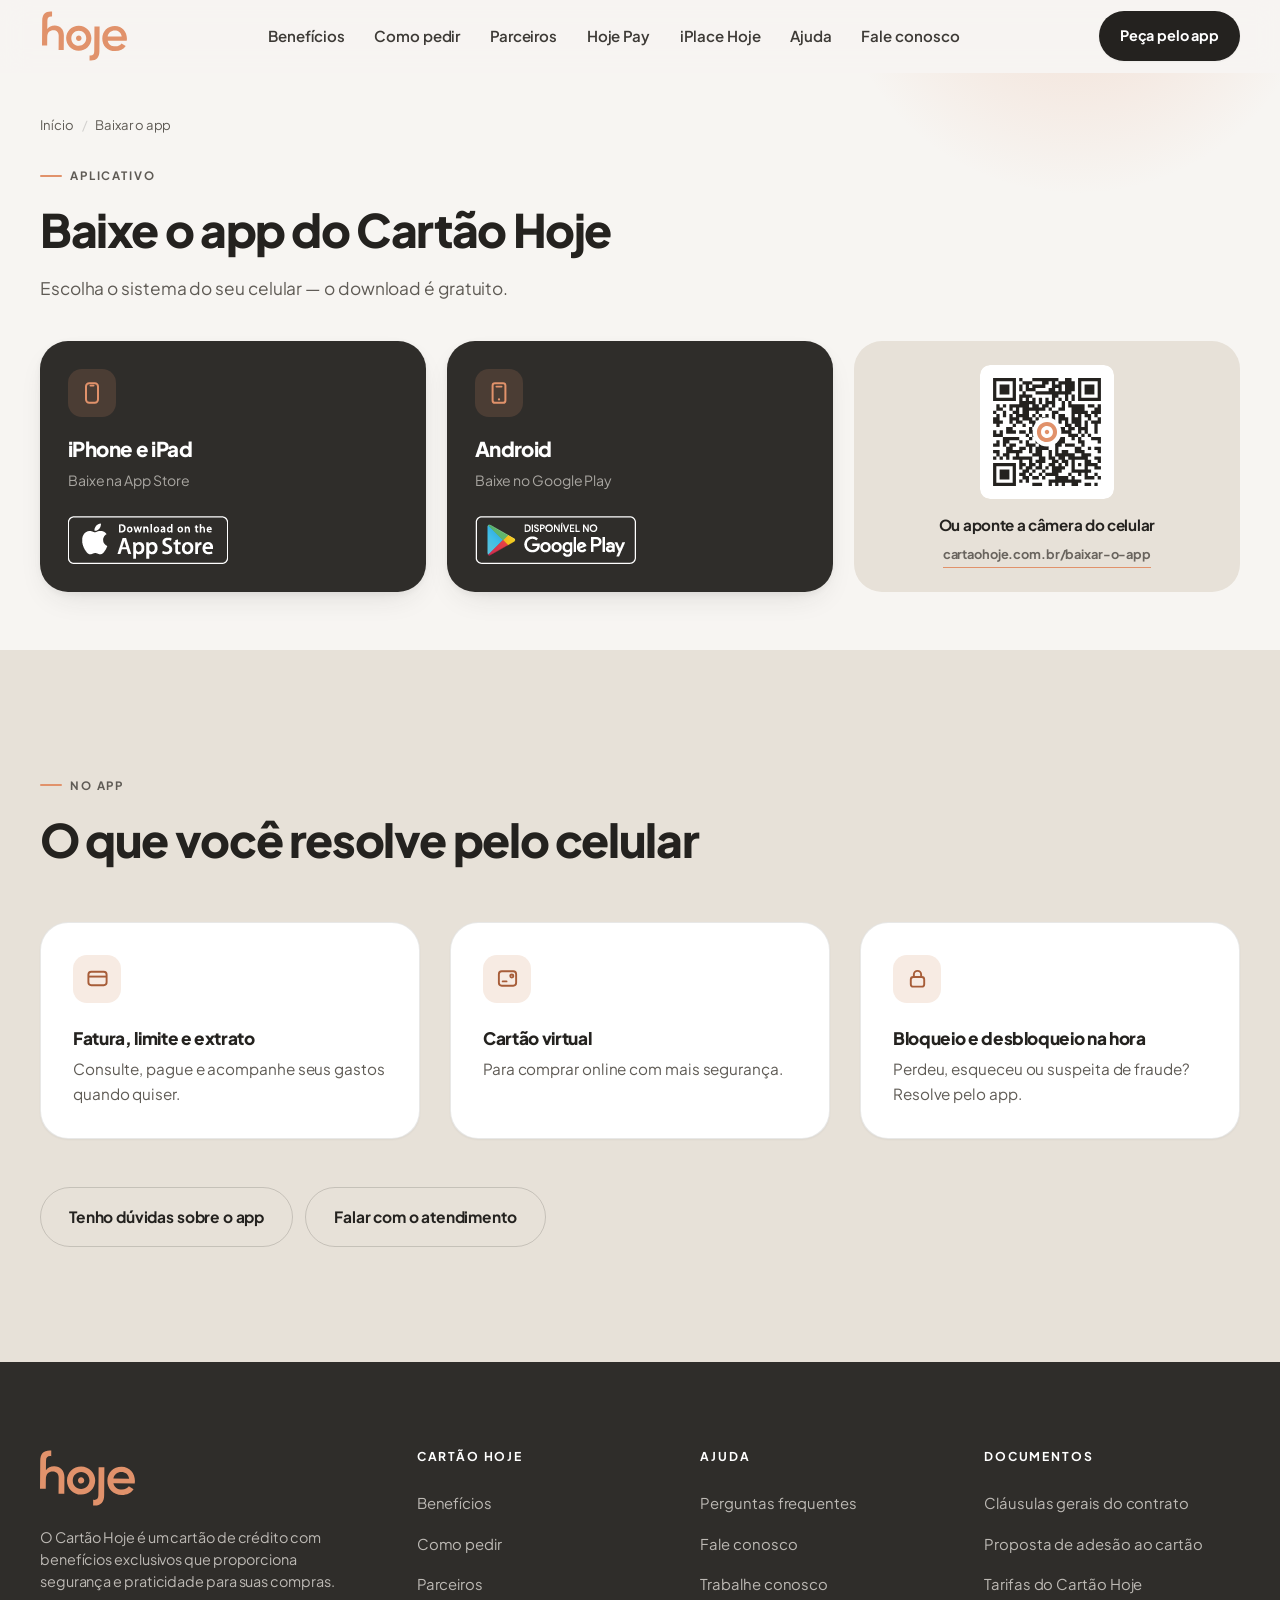
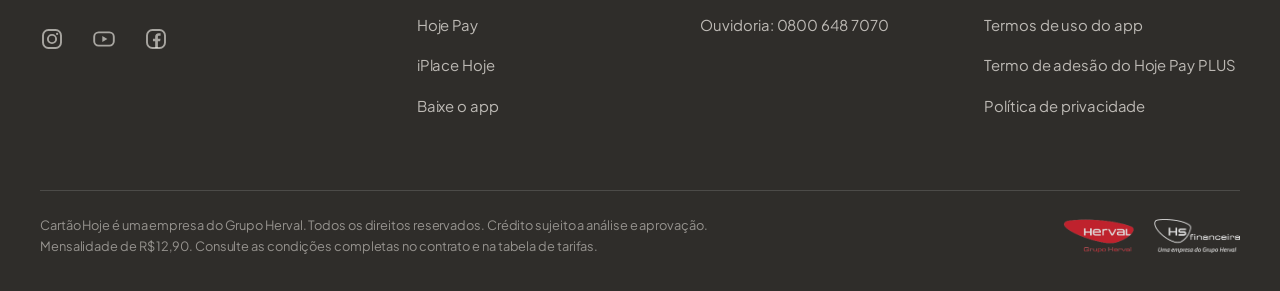
<file: baixar-o-app/index.html>
<!doctype html>
<html lang="pt-BR" class="no-js">
<head>
<meta charset="utf-8">
<meta name="viewport" content="width=device-width, initial-scale=1">
<title>Baixar o app | Cartão Hoje para iPhone e Android</title>
<meta name="description" content="Baixe o app do Cartão Hoje no iPhone ou no Android. Peça seu cartão, acompanhe a fatura, consulte o limite e pague com o Hoje Pay pelo celular.">
<link rel="canonical" href="https://cartaohoje.com.br/baixar-o-app/">
<link rel="alternate" hreflang="pt-BR" href="https://cartaohoje.com.br/baixar-o-app/">
<link rel="alternate" hreflang="x-default" href="https://cartaohoje.com.br/baixar-o-app/">
<meta name="robots" content="index,follow,max-image-preview:large,max-snippet:-1,max-video-preview:-1">
<meta name="theme-color" content="#F7F5F2">

<meta property="og:type" content="website">
<meta property="og:locale" content="pt_BR">
<meta property="og:site_name" content="Cartão Hoje">
<meta property="og:title" content="Baixar o app do Cartão Hoje">
<meta property="og:description" content="Disponível para iPhone e Android. Peça seu cartão e acompanhe tudo pelo celular.">
<meta property="og:url" content="https://cartaohoje.com.br/baixar-o-app/">
<meta property="og:image" content="https://cartaohoje.com.br/assets/img/og/baixar-o-app.jpg">
<meta property="og:image:secure_url" content="https://cartaohoje.com.br/assets/img/og/baixar-o-app.jpg">
<meta property="og:image:type" content="image/jpeg">
<meta property="og:image:width" content="1200">
<meta property="og:image:height" content="630">
<meta property="og:image:alt" content="App do Cartão Hoje para iPhone e Android">

<meta name="twitter:card" content="summary_large_image">
<meta name="twitter:title" content="Baixar o app do Cartão Hoje">
<meta name="twitter:description" content="Disponível para iPhone e Android. Peça seu cartão e acompanhe tudo pelo celular.">
<meta name="twitter:image" content="https://cartaohoje.com.br/assets/img/og/baixar-o-app.jpg">
<meta name="twitter:image:alt" content="App do Cartão Hoje para iPhone e Android">

<link rel="icon" href="../assets/img/marca/logo/simbolo-laranja.svg" type="image/svg+xml">
<link rel="icon" href="../assets/img/marca/icon-32.png" sizes="32x32" type="image/png">
<link rel="apple-touch-icon" href="../assets/img/marca/apple-touch-icon.png">
<link rel="manifest" href="../site.webmanifest">

<link rel="preconnect" href="https://fonts.googleapis.com">
<link rel="preconnect" href="https://fonts.gstatic.com" crossorigin>
<link rel="stylesheet" href="https://fonts.googleapis.com/css2?family=Plus+Jakarta+Sans:wght@400;500;600;700;800&display=swap">
<link rel="stylesheet" href="../assets/css/hoje.css">

<script>
/* ===========================================================================
   Redirecionamento por plataforma — Cartão Hoje

   A página inteira já chega pronta no HTML. Este script só decide se ela fica
   coberta por alguns instantes enquanto a loja abre. Se qualquer elo falhar
   — detecção errada, JS bloqueado, webview que engole o link, loja fora do ar
   — a sobreposição some e o conteúdo continua lá, intacto. Nunca há tela
   branca e nunca há beco sem saída.

   PARA DESLIGAR O REDIRECIONAMENTO e deixar apenas a página de escolha,
   troque REDIRECIONAR para false. Nada mais precisa mudar.
   =========================================================================== */
(function () {
  "use strict";

  var REDIRECIONAR = true;
  var ESPERA = 3500;            /* ms até desistir e revelar a página */

  var LOJA = {
    ios:     "https://apps.apple.com/br/app/hoje-cart%C3%A3o-e-hojepay/id1590552557",
    android: "https://play.google.com/store/apps/details?id=com.app.herval.hoje&hl=pt_BR"
  };

  var doc = document.documentElement;
  var ua  = navigator.userAgent || "";

  /* Buscadores, geradores de preview e robôs de auditoria precisam ver a
     página, não a loja. Sem isto, o Googlebot indexa um redirecionamento e o
     PageSpeed mede a App Store. */
  var ROBO = /bot|crawl|spider|slurp|facebookexternalhit|bingpreview|headlesschrome|lighthouse|pagespeed|gtmetrix/i;

  /* Aparelhos Huawei pós-2019 rodam Android sem Google Play: mandá-los para a
     Play Store é um beco sem saída. Melhor mostrar a página de escolha. */
  var SEM_PLAY = /huaweibrowser|hmscore/i;

  function plataforma() {
    if (/android/i.test(ua)) return SEM_PLAY.test(ua) ? null : "android";
    if (/iphone|ipod|ipad/i.test(ua)) return "ios";
    /* iPadOS 13+ se apresenta como Mac desktop. O toque é o que o entrega. */
    if (/macintosh/i.test(ua) && navigator.maxTouchPoints > 1) return "ios";
    return null;
  }

  function destino() {
    if (!REDIRECIONAR) return null;
    /* Escotilha de saída: ?ver=tudo abre a página sem redirecionar.
       Serve para QA, para compartilhar o link e para o "não é seu aparelho". */
    if (/[?&]ver=tudo(&|$)/.test(location.search)) return null;
    if (ROBO.test(ua)) return null;
    /* Voltar da loja recarrega esta página. Sem esta trava o usuário fica
       preso: volta, é redirecionado, volta, é redirecionado. */
    try { if (sessionStorage.getItem("hoje:redir")) return null; } catch (e) {}
    return plataforma();
  }

  var os = destino();
  if (!os) return;

  try { sessionStorage.setItem("hoje:redir", "1"); } catch (e) {}

  doc.setAttribute("data-os", os);
  doc.setAttribute("data-redir", "");

  var revelado = false;
  function revelar() {
    if (revelado) return;
    revelado = true;
    doc.removeAttribute("data-redir");
  }

  /* Voltando da loja pelo cache de navegação, a página reaparece exatamente
     como estava — com a sobreposição no ar. Ela precisa sair. */
  window.addEventListener("pageshow", function (e) { if (e.persisted) revelar(); });

  function dispara() {
    var relogio = setTimeout(revelar, ESPERA);

    /* Página oculta = a loja assumiu a tela. Não há o que revelar atrás. */
    document.addEventListener("visibilitychange", function () {
      if (document.hidden) clearTimeout(relogio);
    });

    /* Se um dia entrar analytics: dispare o evento AQUI, com
       navigator.sendBeacon() — só ele sobrevive à troca de página. */

    /* replace() e não href: não deixa rastro no histórico. Com href, o botão
       "voltar" devolveria o usuário a esta página, que o redirecionaria de novo. */
    location.replace(LOJA[os]);
  }

  /* A marcação acima (data-redir) é síncrona para não haver piscada, mas a
     NAVEGAÇÃO espera o corpo da página existir. Em conexão lenta o <head>
     chega muito antes do resto: disparar replace() aqui abandonaria o
     download do conteúdo de fallback — justamente o que precisa estar
     pronto se a loja não assumir a tela. */
  if (document.readyState === "loading") {
    document.addEventListener("DOMContentLoaded", dispara);
  } else {
    dispara();
  }
})();
</script>
</head>
<body>

<div class="redir" role="status" aria-live="polite">
  <img class="redir__mark" src="../assets/img/marca/logo/simbolo-laranja.svg" alt="" width="56" height="56">
  <div class="redir__spin" aria-hidden="true"></div>
  <p>
    <strong>Abrindo a <span class="redir__ios">App Store</span><span class="redir__android">Google Play</span>…</strong>
    <small>Se nada acontecer em alguns segundos, a página abre sozinha.</small>
  </p>
  <a class="redir__out" href="?ver=tudo">Não é o seu aparelho? Ver todas as opções</a>
</div>

<a class="skip" href="#conteudo">Pular para o conteúdo</a>
<header class="hdr">
  <div class="shell hdr__in">
    <a class="brand" href="../index.html" aria-label="Cartão Hoje — página inicial">
      <img src="../assets/img/marca/logo/hoje-laranja.svg" alt="Cartão Hoje" width="85" height="50">
    </a>
    <nav class="nav" aria-label="Principal">
      <a href="../index.html#beneficios">Benefícios</a>
      <a href="../index.html#pedir">Como pedir</a>
      <a href="../index.html#parceiros">Parceiros</a>
      <a href="../hoje-pay/index.html">Hoje Pay</a>
      <a href="../iplace-hoje/index.html">iPlace Hoje</a>
      <a href="../perguntas-frequentes/index.html">Ajuda</a>
      <a href="../fale-conosco/index.html">Fale conosco</a>
    </nav>
    <div class="hdr__cta">
      <a class="btn btn--sm" href="../baixar-o-app/index.html" aria-current="page">Peça pelo app</a>
      <button class="burger" type="button" aria-expanded="false" aria-controls="menu-mobile">
        <span class="sr">Abrir menu</span><i></i>
      </button>
    </div>
  </div>
  <div class="mnav" id="menu-mobile">
    <a href="../index.html#beneficios">Benefícios</a>
    <a href="../index.html#pedir">Como pedir</a>
    <a href="../index.html#parceiros">Parceiros</a>
    <a href="../hoje-pay/index.html">Hoje Pay</a>
    <a href="../iplace-hoje/index.html">iPlace Hoje</a>
    <a href="../perguntas-frequentes/index.html">Perguntas frequentes</a>
    <a href="../fale-conosco/index.html">Fale conosco</a>
    <a class="btn" href="../baixar-o-app/index.html" aria-current="page">Peça pelo app</a>
  </div>
</header>

<main id="conteudo">

<section class="dlhero">
  <div class="phero__glow" aria-hidden="true"></div>
  <div class="shell dlhero__in">
    <nav class="crumbs" aria-label="Trilha de navegação">
      <ol><li><a href="../index.html">Início</a></li><li>Baixar o app</li></ol>
    </nav>
    <p class="eyebrow">Aplicativo</p>
    <h1 class="h2">Baixe o app do Cartão Hoje</h1>
    <p class="lead">Escolha o sistema do seu celular — o download é gratuito.</p>

    <div class="dl">
      <a class="dl__card" href="https://apps.apple.com/br/app/hoje-cart%C3%A3o-e-hojepay/id1590552557" target="_blank" rel="noopener" aria-label="Baixar o app do Cartão Hoje na App Store, para iPhone e iPad">
        <span class="dl__os">
          <svg viewBox="0 0 24 24" fill="none" aria-hidden="true"><rect x="6" y="2.2" width="12" height="19.6" rx="3.2" stroke="currentColor" stroke-width="2"/><path d="M10.4 4.6h3.2" stroke="currentColor" stroke-width="1.8" stroke-linecap="round"/></svg>
        </span>
        <h2 class="dl__t">iPhone e iPad</h2>
        <p class="dl__hint">Baixe na App Store</p>
        <img class="dl__badge" src="../assets/img/marca/appstore.png" alt="" width="160" height="48">
      </a>

      <a class="dl__card" href="https://play.google.com/store/apps/details?id=com.app.herval.hoje&amp;hl=pt_BR" target="_blank" rel="noopener" aria-label="Baixar o app do Cartão Hoje no Google Play, para Android">
        <span class="dl__os">
          <svg viewBox="0 0 24 24" fill="none" aria-hidden="true"><rect x="5.6" y="2.2" width="12.8" height="19.6" rx="2.4" stroke="currentColor" stroke-width="2"/><circle cx="12" cy="18.4" r="1.15" fill="currentColor"/><path d="M9.4 5.6h5.2" stroke="currentColor" stroke-width="1.8" stroke-linecap="round"/></svg>
        </span>
        <h2 class="dl__t">Android</h2>
        <p class="dl__hint">Baixe no Google Play</p>
        <img class="dl__badge" src="../assets/img/marca/googleplay.png" alt="" width="161" height="48">
      </a>
      <div class="dl__qr">
        <img src="../assets/img/marca/qr-baixar-o-app.svg" alt="QR code que leva a cartaohoje.com.br/baixar-o-app" width="138" height="138">
        <div class="dl__qrtxt">
          <p class="dl__qrt">Ou aponte a câmera do celular</p>
          <span class="dl__url">cartaohoje.com.br/baixar-o-app</span>
        </div>
      </div>
    </div>
  </div>
</section>

<section class="section tinted">
  <div class="shell">
    <div class="sec-head rv">
      <p class="eyebrow">No app</p>
      <h2 class="h2">O que você resolve pelo celular</h2>
    </div>
    <div class="grid cols-3">
      <article class="card rv">
        <span class="card__ic"><svg viewBox="0 0 24 24" fill="none" aria-hidden="true"><rect x="2.5" y="5" width="19" height="14" rx="3" stroke="currentColor" stroke-width="2"/><path d="M2.5 10h19" stroke="currentColor" stroke-width="2"/></svg></span>
        <h3 class="h4">Fatura, limite e extrato</h3>
        <p>Consulte, pague e acompanhe seus gastos quando quiser.</p>
      </article>
      <article class="card rv">
        <span class="card__ic"><svg viewBox="0 0 24 24" fill="none" aria-hidden="true"><rect x="3" y="4.5" width="18" height="15" rx="3" stroke="currentColor" stroke-width="2"/><path d="M7 15h4" stroke="currentColor" stroke-width="2" stroke-linecap="round"/><circle cx="16.5" cy="9.5" r="1.6" stroke="currentColor" stroke-width="2"/></svg></span>
        <h3 class="h4">Cartão virtual</h3>
        <p>Para comprar online com mais segurança.</p>
      </article>
      <article class="card rv">
        <span class="card__ic"><svg viewBox="0 0 24 24" fill="none" aria-hidden="true"><rect x="5" y="10.5" width="14" height="10" rx="2.6" stroke="currentColor" stroke-width="2"/><path d="M8.2 10.5V7.8a3.8 3.8 0 0 1 7.6 0v2.7" stroke="currentColor" stroke-width="2" stroke-linecap="round"/></svg></span>
        <h3 class="h4">Bloqueio e desbloqueio na hora</h3>
        <p>Perdeu, esqueceu ou suspeita de fraude? Resolve pelo app.</p>
      </article>
    </div>
    <div class="btn-row mt-l">
      <a class="btn btn--ghost" href="../perguntas-frequentes/index.html">Tenho dúvidas sobre o app</a>
      <a class="btn btn--ghost" href="../fale-conosco/index.html">Falar com o atendimento</a>
    </div>
  </div>
</section>

</main>
<footer class="ft">
  <div class="shell">
    <div class="ft__grid">
      <div class="ft__brand">
        <img src="../assets/img/marca/logo/hoje-laranja.svg" alt="Cartão Hoje" width="95" height="56">
        <p class="small">O Cartão Hoje é um cartão de crédito com benefícios exclusivos que proporciona segurança e praticidade para suas compras.</p>
        <div class="ft__soc">
          <a href="https://www.instagram.com/hojebr_/" target="_blank" rel="noopener" aria-label="Instagram"><svg viewBox="0 0 24 24" fill="none" aria-hidden="true"><rect x="3" y="3" width="18" height="18" rx="5.4" stroke="currentColor" stroke-width="1.9"/><circle cx="12" cy="12" r="4.1" stroke="currentColor" stroke-width="1.9"/><circle cx="17.1" cy="6.9" r="1.15" fill="currentColor"/></svg></a>
          <a href="https://www.youtube.com/@cartaohoje" target="_blank" rel="noopener" aria-label="YouTube"><svg viewBox="0 0 24 24" fill="none" aria-hidden="true"><rect x="2.2" y="5.4" width="19.6" height="13.2" rx="4.4" stroke="currentColor" stroke-width="1.9"/><path d="m10.3 9.1 5.1 2.9-5.1 2.9V9.1Z" fill="currentColor"/></svg></a>
          <a href="https://www.facebook.com/cartaohoje" target="_blank" rel="noopener" aria-label="Facebook"><svg viewBox="0 0 24 24" fill="none" aria-hidden="true"><rect x="3" y="3" width="18" height="18" rx="5.4" stroke="currentColor" stroke-width="1.9"/><path d="M13.9 21v-6.7h2.2l.42-2.62H13.9V9.98c0-.76.21-1.28 1.3-1.28h1.39V6.36c-.24-.03-1.07-.1-2.03-.1-2.01 0-3.38 1.23-3.38 3.48v1.94H8.96v2.62h2.22V21h2.72Z" fill="currentColor"/></svg></a>
        </div>
      </div>

      <div>
        <h4>Cartão Hoje</h4>
        <ul>
          <li><a href="../index.html#beneficios">Benefícios</a></li>
          <li><a href="../index.html#pedir">Como pedir</a></li>
          <li><a href="../index.html#parceiros">Parceiros</a></li>
          <li><a href="../hoje-pay/index.html">Hoje Pay</a></li>
          <li><a href="../iplace-hoje/index.html">iPlace Hoje</a></li>
          <li><a href="../baixar-o-app/index.html" aria-current="page">Baixe o app</a></li>
        </ul>
      </div>

      <div>
        <h4>Ajuda</h4>
        <ul>
          <li><a href="../perguntas-frequentes/index.html">Perguntas frequentes</a></li>
          <li><a href="../fale-conosco/index.html">Fale conosco</a></li>
          <li><a href="../trabalhe-conosco/index.html">Trabalhe conosco</a></li>
          <li><a href="tel:08006487070">Ouvidoria: 0800 648 7070</a></li>
        </ul>
      </div>

      <div>
        <h4>Documentos</h4>
        <ul>
          <li><a href="../assets/docs/clausulas-gerais-do-contrato.pdf" target="_blank" rel="noopener">Cláusulas gerais do contrato</a></li>
          <li><a href="../assets/docs/proposta-de-adesao-ao-cartao.pdf" target="_blank" rel="noopener">Proposta de adesão ao cartão</a></li>
          <li><a href="../assets/docs/tarifas-cartao-hoje.pdf" target="_blank" rel="noopener">Tarifas do Cartão Hoje</a></li>
          <li><a href="../assets/docs/termos-de-uso-do-app.pdf" target="_blank" rel="noopener">Termos de uso do app</a></li>
          <li><a href="../assets/docs/termo-de-adesao-hojepay-plus.pdf" target="_blank" rel="noopener">Termo de adesão do Hoje Pay PLUS</a></li>
          <li><a href="../politica-de-privacidade/index.html">Política de privacidade</a></li>
        </ul>
      </div>
    </div>

    <div class="ft__legal">
      <p>Cartão Hoje é uma empresa do Grupo Herval. Todos os direitos reservados. Crédito sujeito a análise e aprovação. Mensalidade de R$ 12,90. Consulte as condições completas no contrato e na tabela de tarifas.</p>
      <div class="ft__co">
        <a href="https://www.herval.com.br/" target="_blank" rel="noopener" aria-label="Site do Grupo Herval"><img src="../assets/img/marca/grupo-herval.png" alt="Grupo Herval" width="167" height="80" loading="lazy"></a>
        <a href="https://hsfinanceira.com.br/" target="_blank" rel="noopener" aria-label="Site da HS Financeira"><img src="../assets/img/marca/hs-financeira.png" alt="HS Financeira" width="180" height="71" loading="lazy"></a>
      </div>
    </div>
  </div>
</footer>
<script src="../assets/js/hoje.js" defer></script>

<script type="application/ld+json">
{
  "@context": "https://schema.org",
  "@graph": [
    {
      "@type": "Organization",
      "@id": "https://cartaohoje.com.br/#organizacao",
      "name": "Cartão Hoje",
      "alternateName": [
        "Hoje",
        "Cartão Hoje HS Financeira"
      ],
      "legalName": "HS Financeira S.A. — Crédito, Financiamento e Investimento",
      "description": "Emissora do Cartão Hoje, cartão de crédito Visa internacional solicitado pelo aplicativo, sem necessidade de abrir conta em banco. A HS Financeira é a instituição financeira do Grupo Herval.",
      "url": "https://cartaohoje.com.br/",
      "logo": {
        "@type": "ImageObject",
        "@id": "https://cartaohoje.com.br/#logo",
        "url": "https://cartaohoje.com.br/assets/img/marca/logo-hoje.png",
        "contentUrl": "https://cartaohoje.com.br/assets/img/marca/logo-hoje.png",
        "width": 512,
        "height": 301,
        "caption": "Cartão Hoje"
      },
      "image": {
        "@id": "https://cartaohoje.com.br/#logo"
      },
      "slogan": "O amanhã começa hoje",
      "naics": "522210",
      "taxID": "07.512.441/0001-11",
      "identifier": [
        {
          "@type": "PropertyValue",
          "propertyID": "CNPJ",
          "value": "07.512.441/0001-11"
        }
      ],
      "address": {
        "@type": "PostalAddress",
        "streetAddress": "BR-116, nº 7070, Sala 14, Portal da Serra",
        "addressLocality": "Dois Irmãos",
        "addressRegion": "RS",
        "postalCode": "93950-000",
        "addressCountry": "BR"
      },
      "areaServed": {
        "@type": "Country",
        "name": "Brasil"
      },
      "knowsLanguage": "pt-BR",
      "parentOrganization": {
        "@type": "Organization",
        "name": "Grupo Herval",
        "url": "https://www.herval.com.br/",
        "foundingDate": "1959"
      },
      "sameAs": [
        "https://www.instagram.com/hojebr_/",
        "https://www.youtube.com/@cartaohoje",
        "https://www.facebook.com/cartaohoje",
        "https://hsfinanceira.com.br/"
      ],
      "contactPoint": [
        {
          "@type": "ContactPoint",
          "telephone": "+55-800-400-6680",
          "contactType": "customer service",
          "name": "Central de Atendimento 24 horas",
          "areaServed": "BR",
          "availableLanguage": "Portuguese",
          "hoursAvailable": {
            "@type": "OpeningHoursSpecification",
            "dayOfWeek": [
              "Monday",
              "Tuesday",
              "Wednesday",
              "Thursday",
              "Friday",
              "Saturday",
              "Sunday"
            ],
            "opens": "00:00",
            "closes": "23:59"
          }
        },
        {
          "@type": "ContactPoint",
          "telephone": "+55-800-602-2202",
          "contactType": "customer support",
          "name": "Serviço de Atendimento ao Cliente",
          "areaServed": "BR",
          "availableLanguage": "Portuguese",
          "hoursAvailable": [
            {
              "@type": "OpeningHoursSpecification",
              "dayOfWeek": [
                "Monday",
                "Tuesday",
                "Wednesday",
                "Thursday",
                "Friday"
              ],
              "opens": "08:00",
              "closes": "20:00"
            },
            {
              "@type": "OpeningHoursSpecification",
              "dayOfWeek": "Saturday",
              "opens": "08:00",
              "closes": "18:00"
            }
          ]
        },
        {
          "@type": "ContactPoint",
          "telephone": "+55-51-4042-1377",
          "contactType": "customer support",
          "name": "WhatsApp",
          "areaServed": "BR",
          "availableLanguage": "Portuguese",
          "url": "https://wa.me/555140421377"
        },
        {
          "@type": "ContactPoint",
          "telephone": "+55-800-648-7070",
          "contactType": "complaints",
          "name": "Ouvidoria",
          "areaServed": "BR",
          "availableLanguage": "Portuguese"
        }
      ]
    },
    {
      "@type": "WebSite",
      "@id": "https://cartaohoje.com.br/#site",
      "url": "https://cartaohoje.com.br/",
      "name": "Cartão Hoje",
      "description": "Site oficial do Cartão Hoje, cartão de crédito Visa internacional da HS Financeira.",
      "inLanguage": "pt-BR",
      "publisher": {
        "@id": "https://cartaohoje.com.br/#organizacao"
      }
    },
    {
      "@type": [
        "CreditCard",
        "FinancialProduct",
        "Product"
      ],
      "@id": "https://cartaohoje.com.br/#cartao-hoje",
      "name": "Cartão Hoje",
      "description": "Cartão de crédito Visa internacional solicitado pelo aplicativo, com resposta da análise em poucos minutos e sem necessidade de abrir conta em banco. Oferece até 40 dias para pagar, parcelamento em até 24x iguais, pagamento por aproximação e cartão virtual no app.",
      "url": "https://cartaohoje.com.br/",
      "image": "https://cartaohoje.com.br/assets/img/og/home.jpg",
      "category": "Cartão de crédito",
      "provider": {
        "@id": "https://cartaohoje.com.br/#organizacao"
      },
      "areaServed": {
        "@type": "Country",
        "name": "Brasil"
      },
      "contactlessPayment": true,
      "feesAndCommissionsSpecification": "https://cartaohoje.com.br/assets/docs/tarifas-cartao-hoje.pdf",
      "termsOfService": "https://cartaohoje.com.br/assets/docs/clausulas-gerais-do-contrato.pdf",
      "additionalProperty": [
        {
          "@type": "PropertyValue",
          "name": "Bandeira",
          "value": "Visa"
        },
        {
          "@type": "PropertyValue",
          "name": "Abrangência",
          "value": "Internacional — aceito no Brasil e no exterior"
        },
        {
          "@type": "PropertyValue",
          "name": "Mensalidade",
          "value": "R$ 12,90"
        },
        {
          "@type": "PropertyValue",
          "name": "Prazo para pagar",
          "value": "Até 40 dias"
        },
        {
          "@type": "PropertyValue",
          "name": "Parcelamento",
          "value": "Até 24x iguais"
        },
        {
          "@type": "PropertyValue",
          "name": "Pagamento por aproximação",
          "value": "Sim"
        },
        {
          "@type": "PropertyValue",
          "name": "Cartão virtual no app",
          "value": "Sim"
        },
        {
          "@type": "PropertyValue",
          "name": "Necessita conta em banco",
          "value": "Não"
        },
        {
          "@type": "PropertyValue",
          "name": "Idade mínima",
          "value": "18 anos"
        },
        {
          "@type": "PropertyValue",
          "name": "Renda mínima",
          "value": "1 salário mínimo"
        },
        {
          "@type": "PropertyValue",
          "name": "Canal de solicitação",
          "value": "Aplicativo Hoje, para iPhone e Android"
        },
        {
          "@type": "PropertyValue",
          "name": "Prazo da análise de crédito",
          "value": "Poucos minutos"
        },
        {
          "@type": "PropertyValue",
          "name": "Nova tentativa após recusa",
          "value": "90 dias"
        }
      ],
      "offers": {
        "@type": "Offer",
        "url": "https://cartaohoje.com.br/baixar-o-app/",
        "price": "12.90",
        "priceCurrency": "BRL",
        "availability": "https://schema.org/InStock",
        "areaServed": {
          "@type": "Country",
          "name": "Brasil"
        },
        "seller": {
          "@id": "https://cartaohoje.com.br/#organizacao"
        },
        "priceSpecification": {
          "@type": "UnitPriceSpecification",
          "price": "12.90",
          "priceCurrency": "BRL",
          "name": "Mensalidade",
          "billingIncrement": 1,
          "unitCode": "MON",
          "valueAddedTaxIncluded": true
        }
      }
    },
    {
      "@type": "BreadcrumbList",
      "@id": "https://cartaohoje.com.br/baixar-o-app/#trilha",
      "itemListElement": [
        {
          "@type": "ListItem",
          "position": 1,
          "name": "Início",
          "item": "https://cartaohoje.com.br/"
        },
        {
          "@type": "ListItem",
          "position": 2,
          "name": "Baixar o app",
          "item": "https://cartaohoje.com.br/baixar-o-app/"
        }
      ]
    },
    {
      "@type": "MobileApplication",
      "@id": "https://cartaohoje.com.br/#app",
      "name": "Hoje — Cartão e HojePay",
      "alternateName": "App Cartão Hoje",
      "description": "Aplicativo do Cartão Hoje: peça o cartão, acompanhe a fatura e o limite, gere cartão virtual, bloqueie e desbloqueie o cartão e pague com o Hoje Pay.",
      "applicationCategory": "FinanceApplication",
      "operatingSystem": "iOS, Android",
      "inLanguage": "pt-BR",
      "publisher": {
        "@id": "https://cartaohoje.com.br/#organizacao"
      },
      "downloadUrl": [
        "https://apps.apple.com/br/app/hoje-cart%C3%A3o-e-hojepay/id1590552557",
        "https://play.google.com/store/apps/details?id=com.app.herval.hoje&hl=pt_BR"
      ],
      "installUrl": "https://cartaohoje.com.br/baixar-o-app/",
      "featureList": [
        "Pedido do cartão pelo celular",
        "Fatura e limite",
        "Cartão virtual",
        "Bloqueio e desbloqueio",
        "Hoje Pay"
      ],
      "offers": {
        "@type": "Offer",
        "price": "0",
        "priceCurrency": "BRL"
      }
    },
    {
      "@type": "WebPage",
      "@id": "https://cartaohoje.com.br/baixar-o-app/#pagina",
      "url": "https://cartaohoje.com.br/baixar-o-app/",
      "name": "Baixar o app | Cartão Hoje para iPhone e Android",
      "description": "Baixe o app do Cartão Hoje no iPhone ou no Android. Peça seu cartão, acompanhe a fatura, consulte o limite e pague com o Hoje Pay pelo celular.",
      "isPartOf": {
        "@id": "https://cartaohoje.com.br/#site"
      },
      "about": {
        "@id": "https://cartaohoje.com.br/#cartao-hoje"
      },
      "inLanguage": "pt-BR",
      "primaryImageOfPage": {
        "@type": "ImageObject",
        "url": "https://cartaohoje.com.br/assets/img/og/baixar-o-app.jpg",
        "width": 1200,
        "height": 630
      },
      "datePublished": "2026-09-14",
      "dateModified": "2026-09-14",
      "publisher": {
        "@id": "https://cartaohoje.com.br/#organizacao"
      },
      "breadcrumb": {
        "@id": "https://cartaohoje.com.br/baixar-o-app/#trilha"
      },
      "mainEntity": {
        "@id": "https://cartaohoje.com.br/#app"
      }
    }
  ]
}
</script>
</body>
</html>
</file>
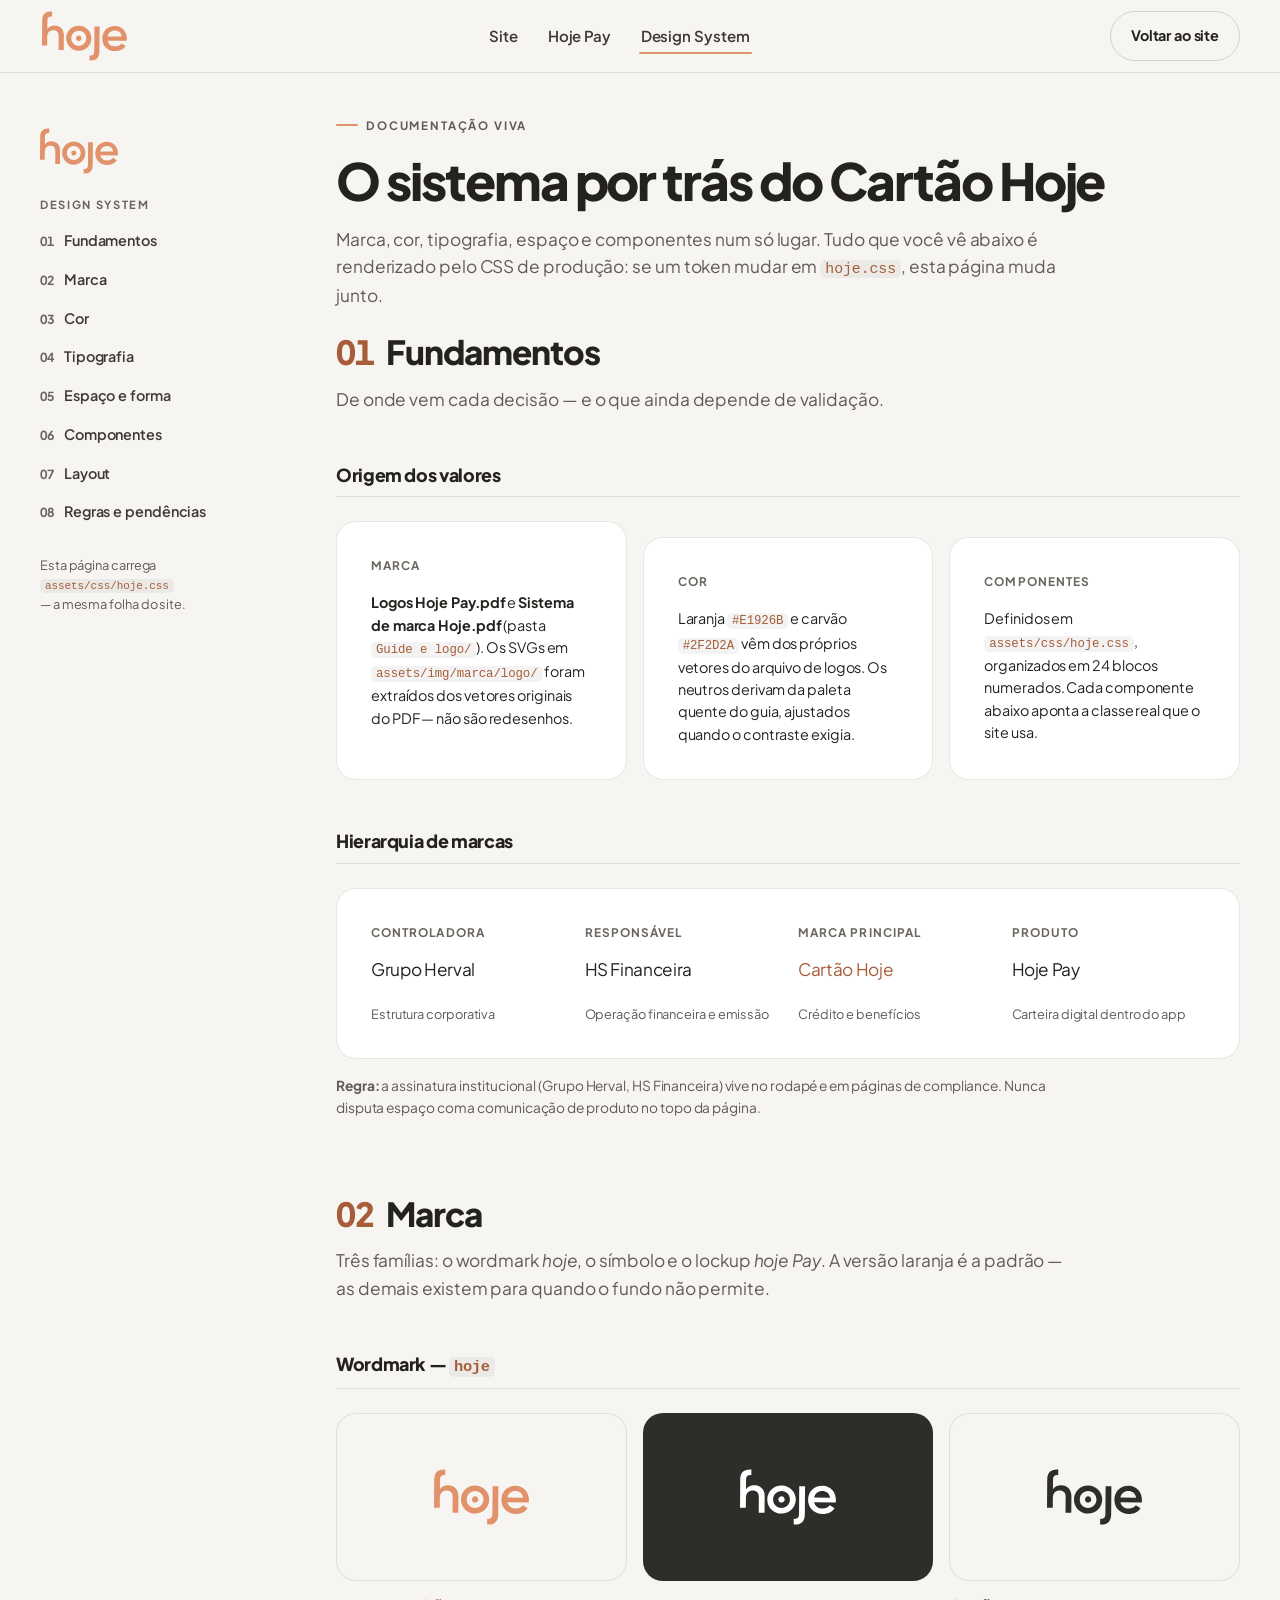
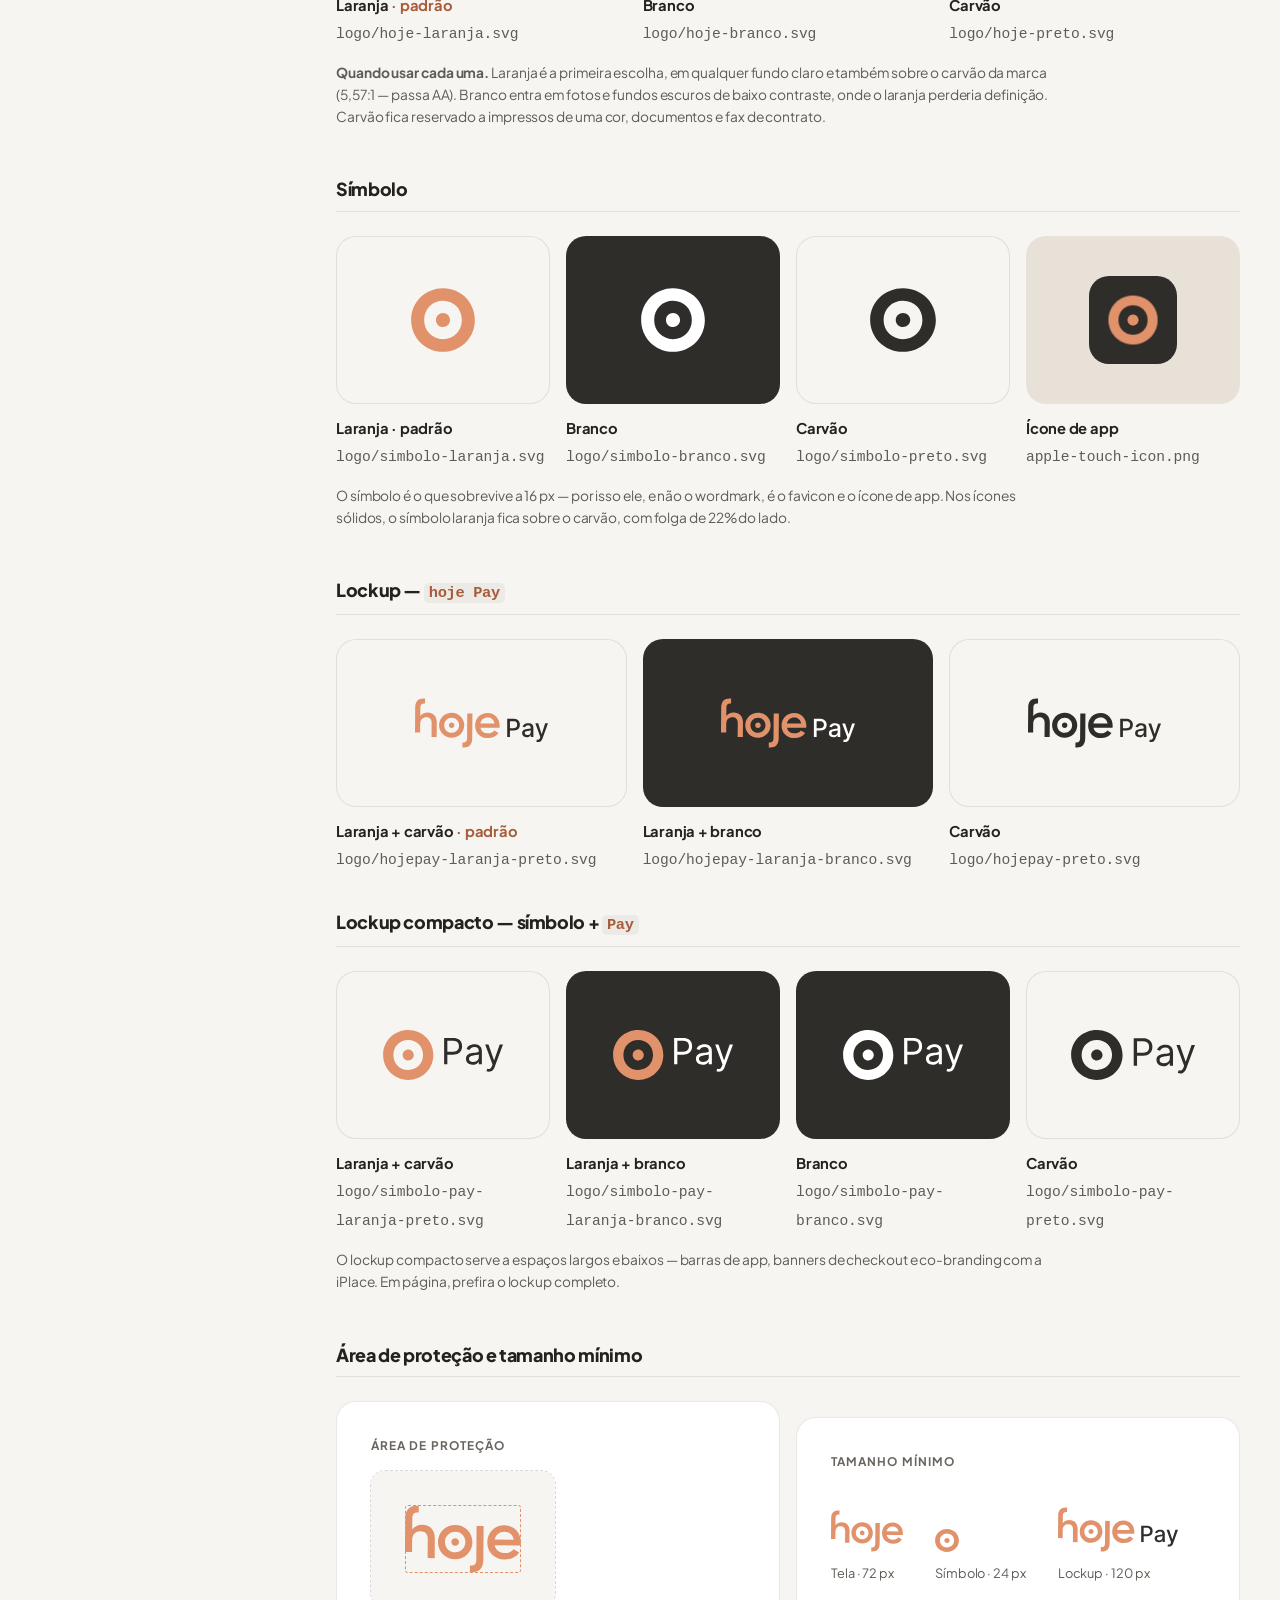
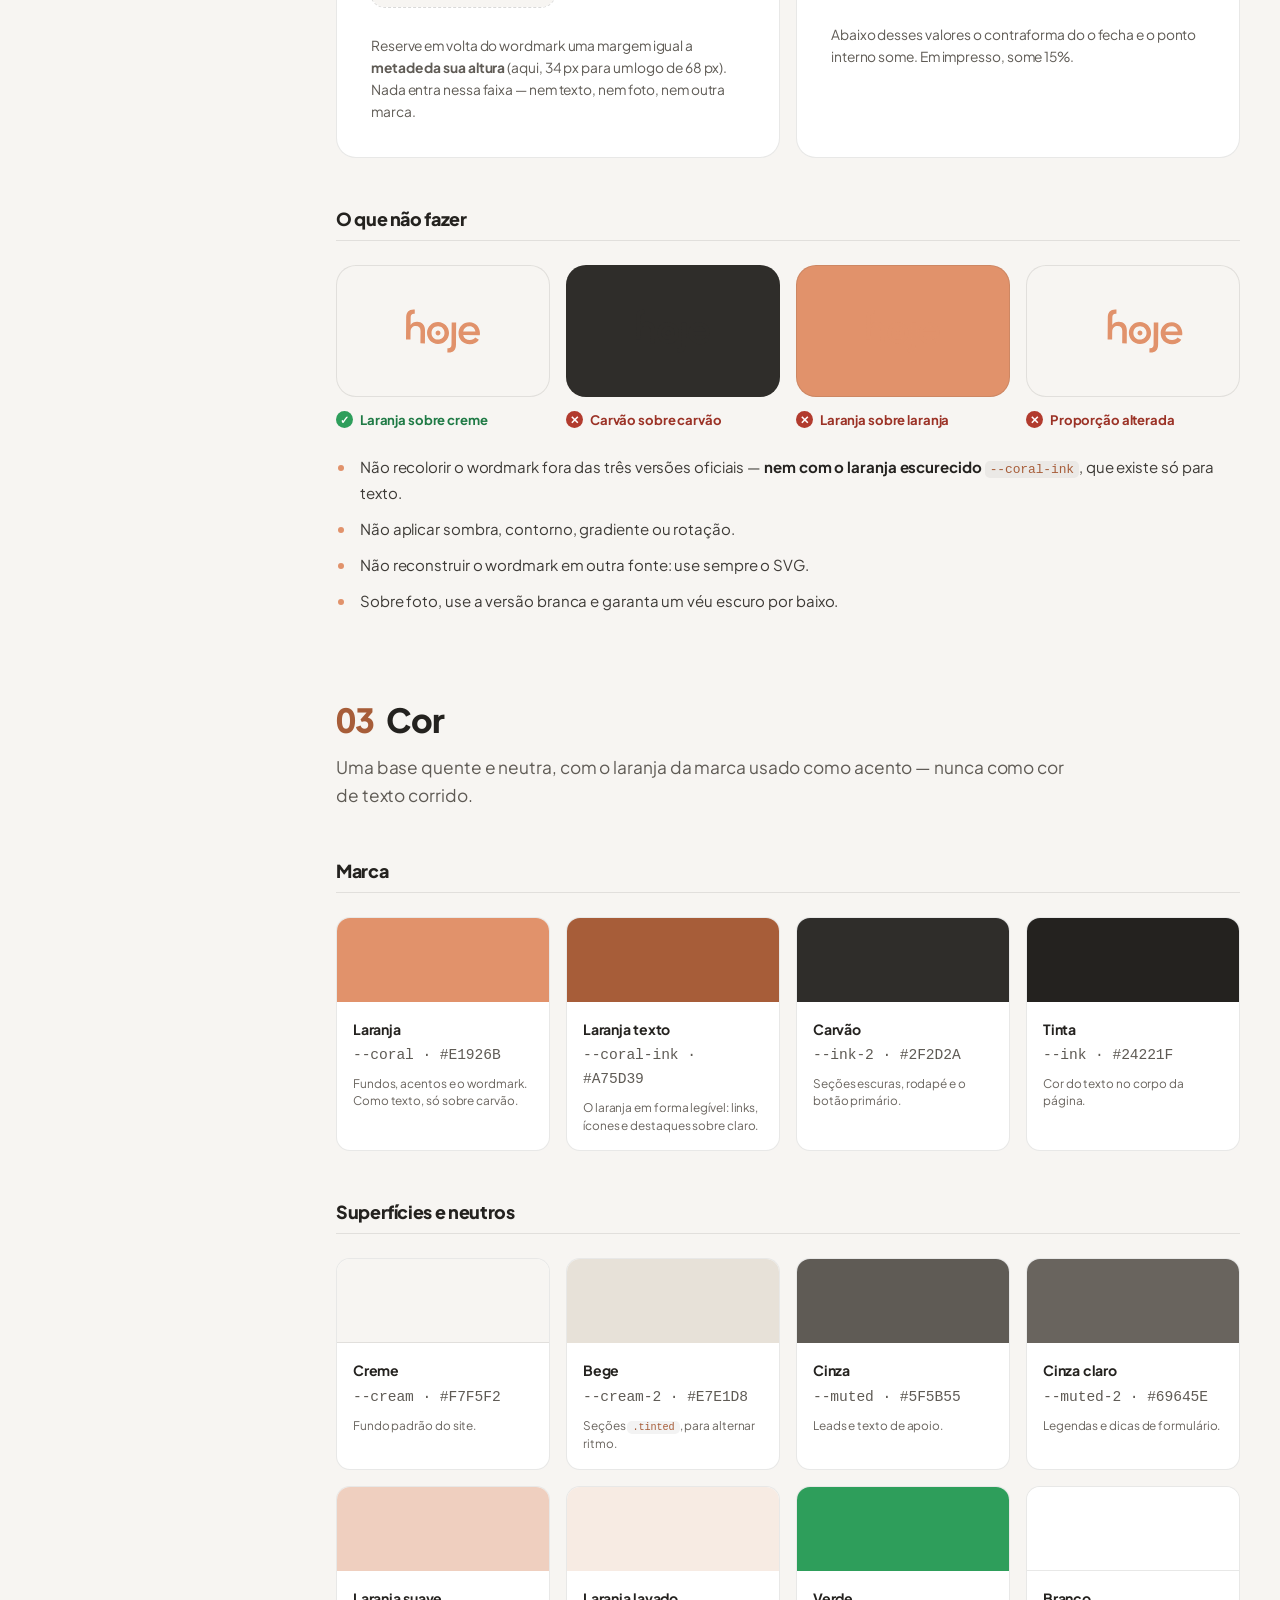
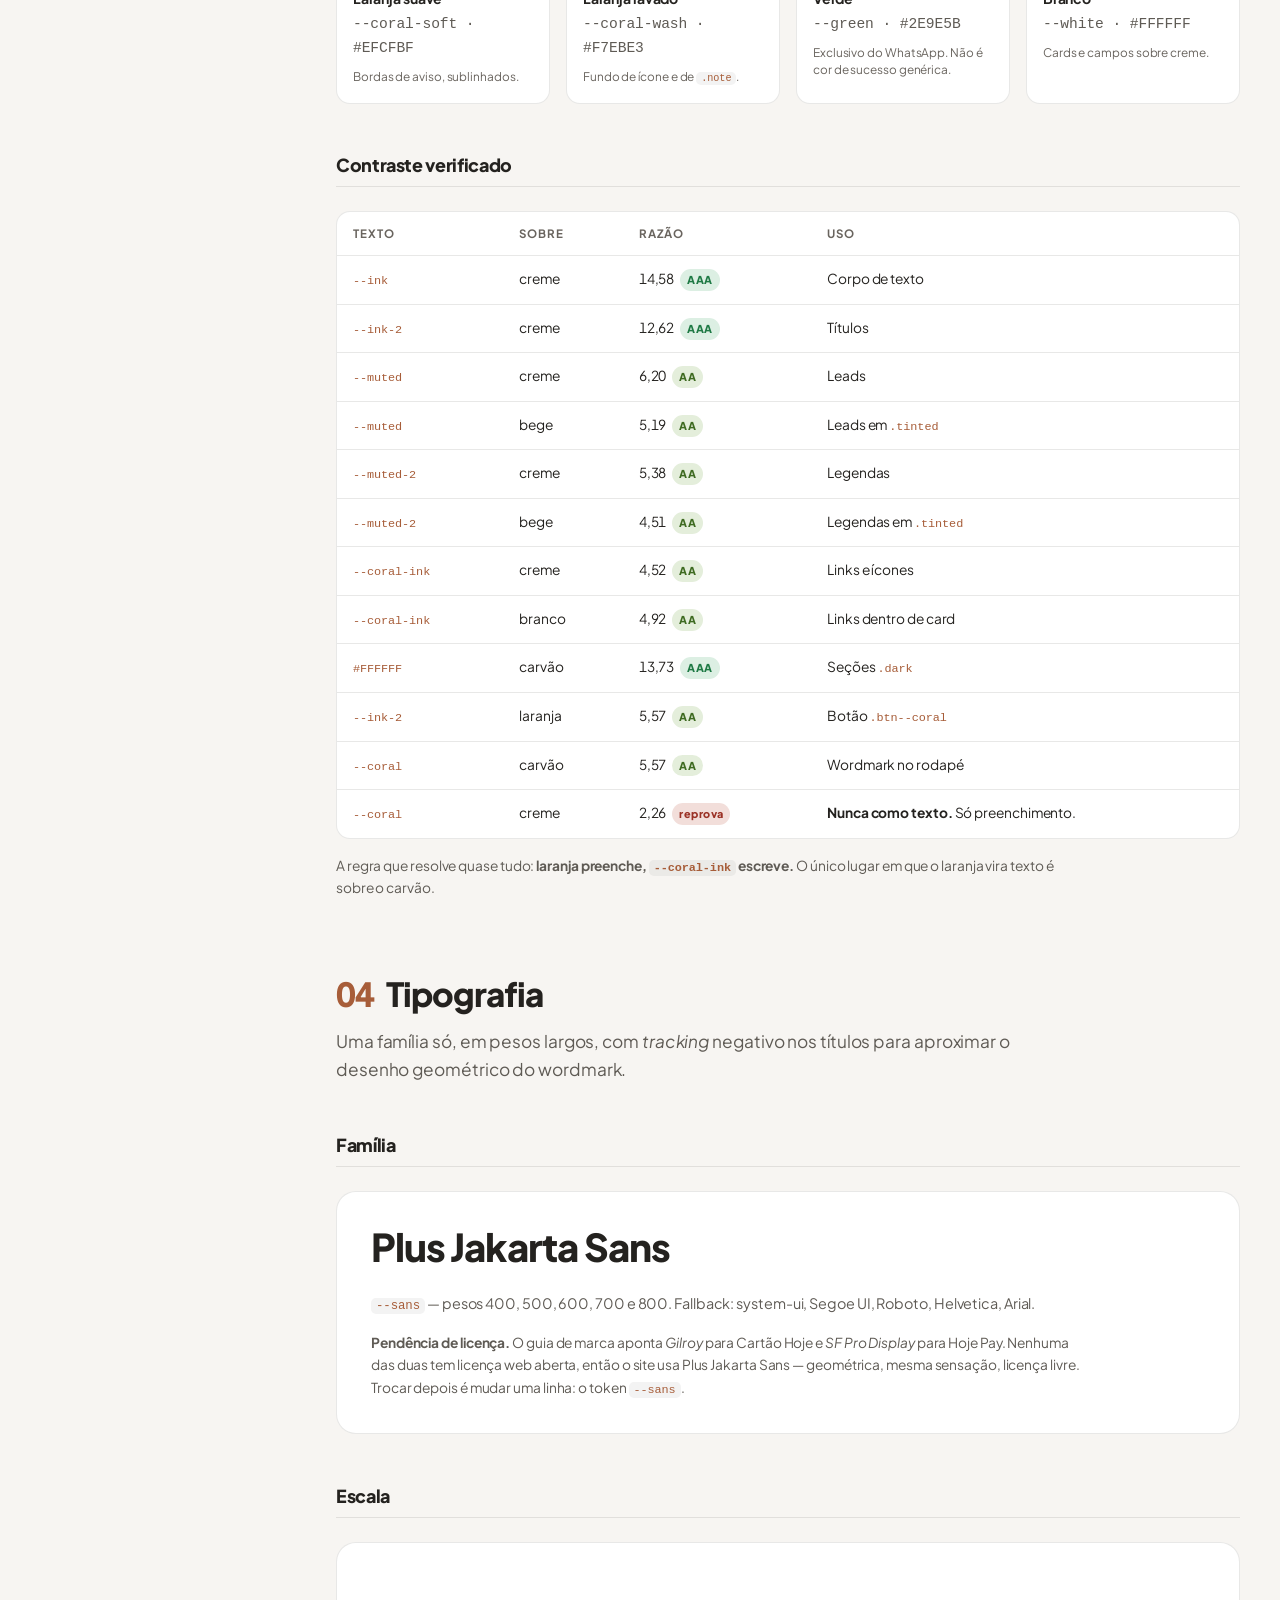
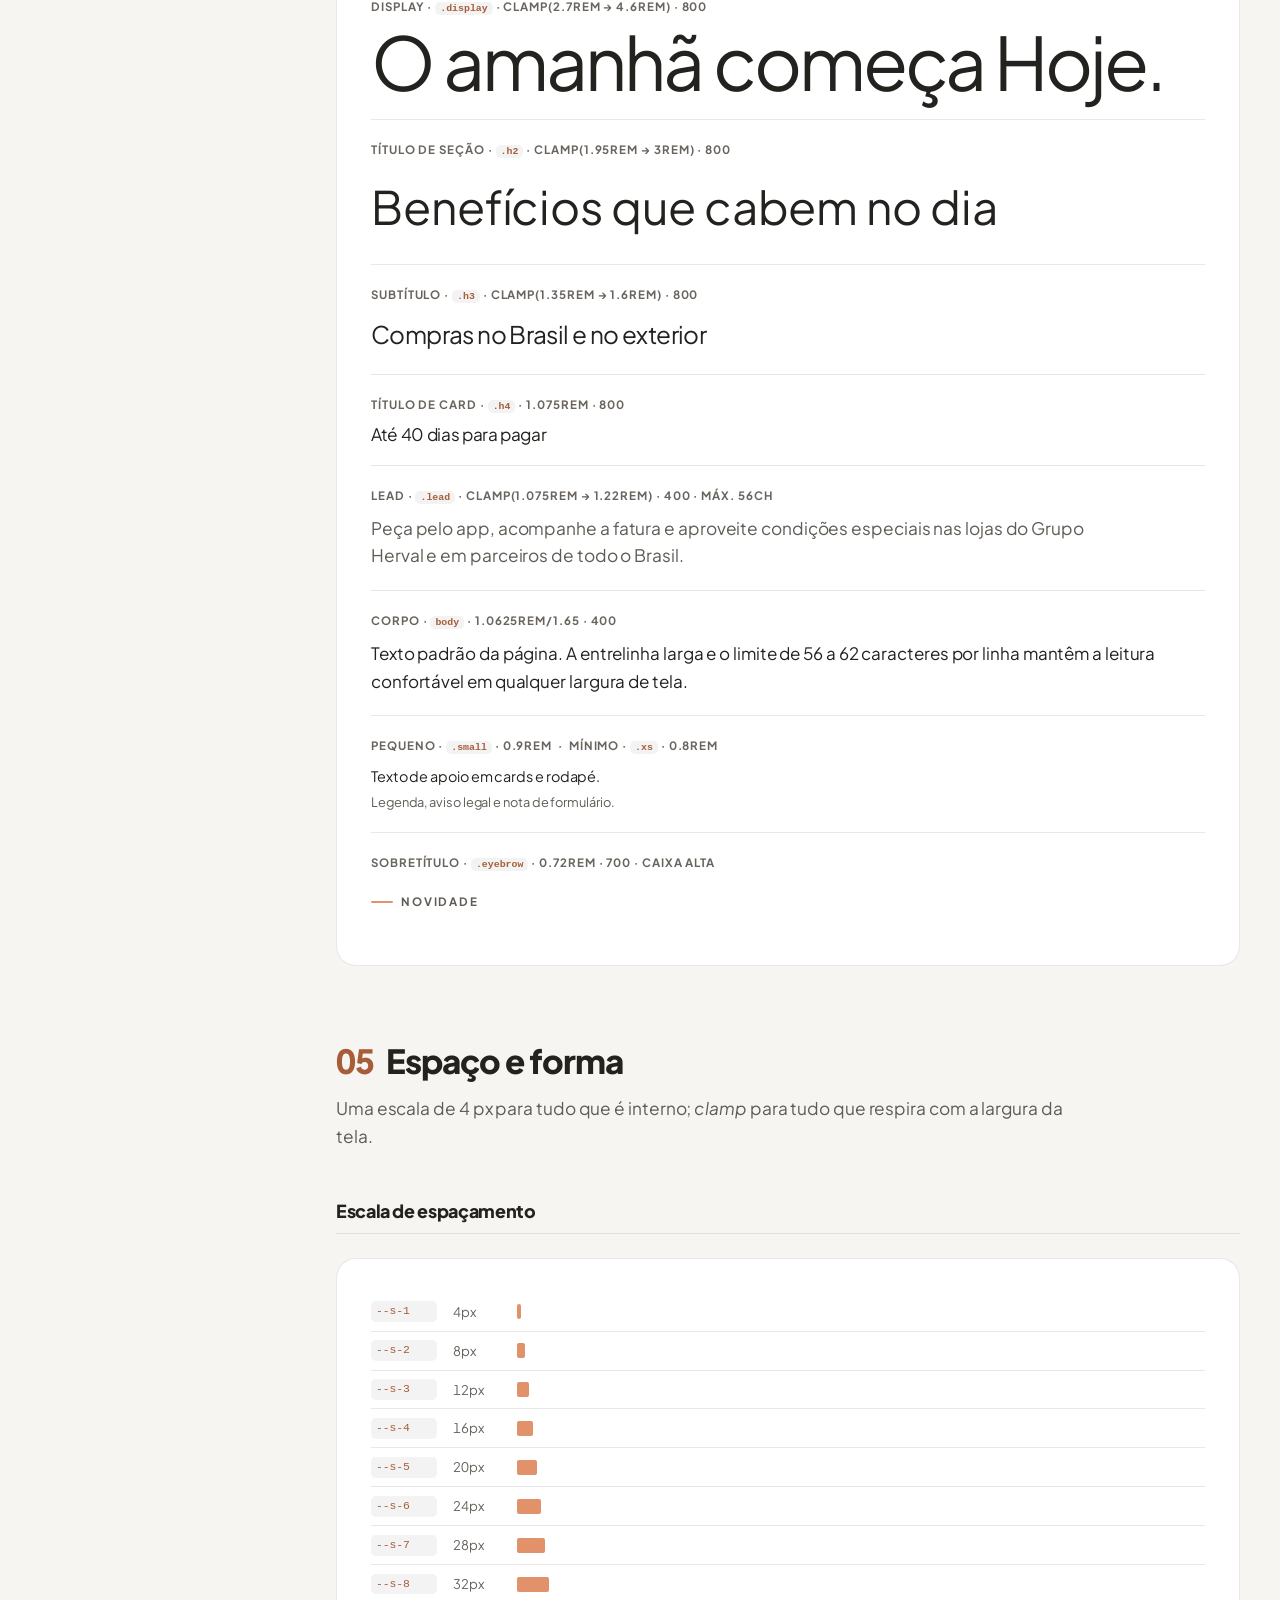
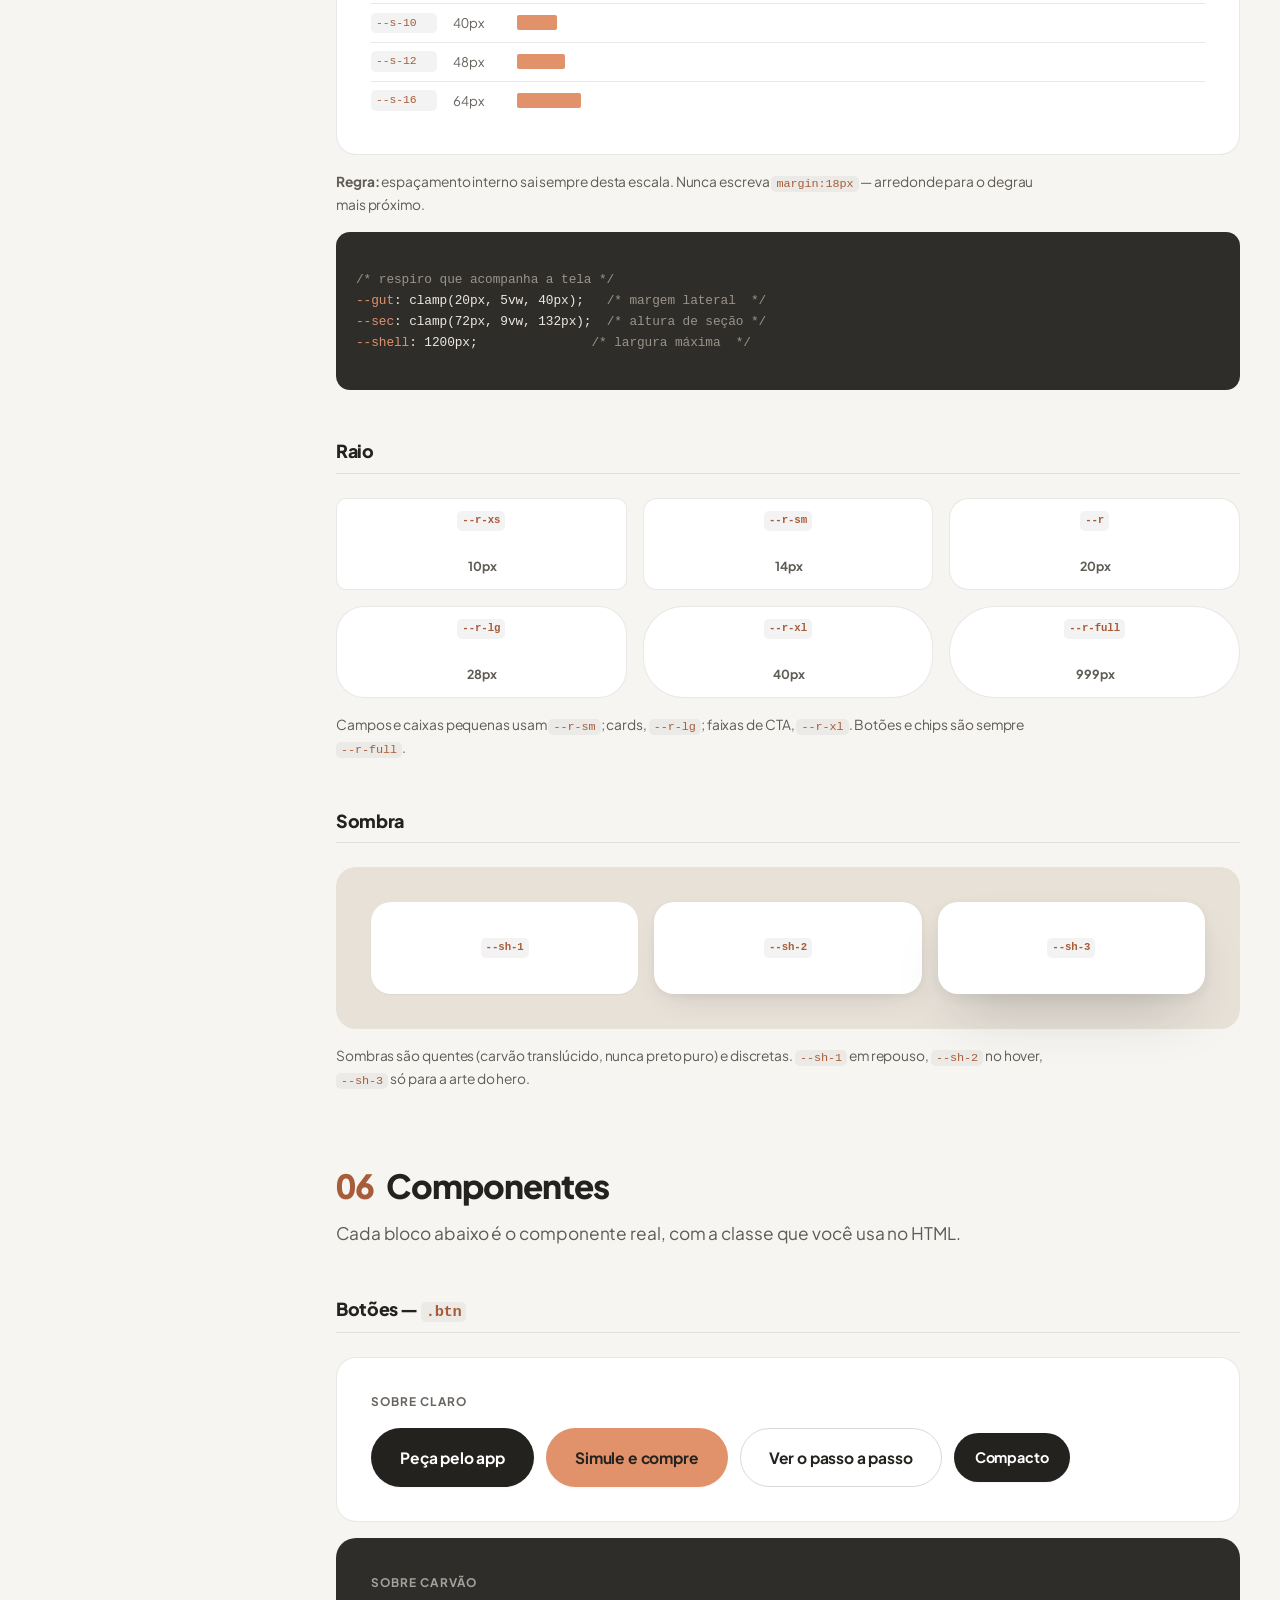
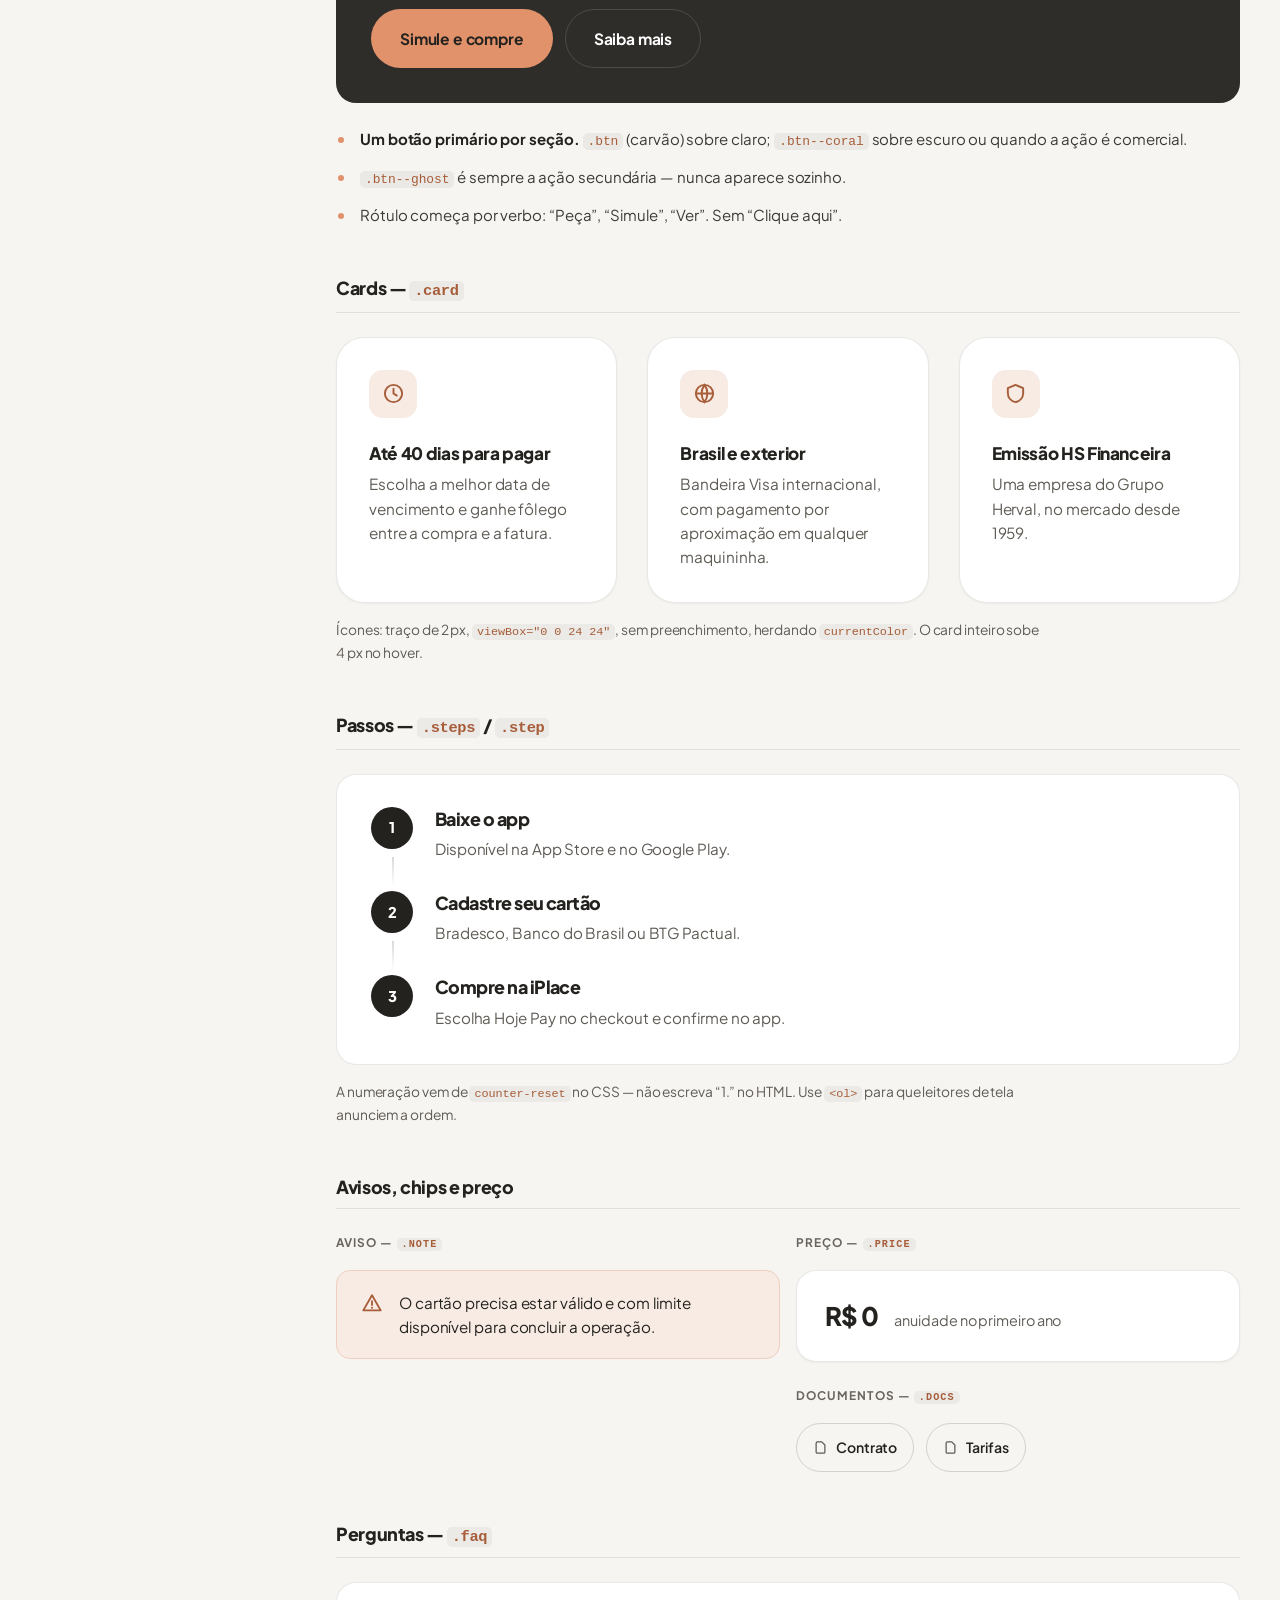
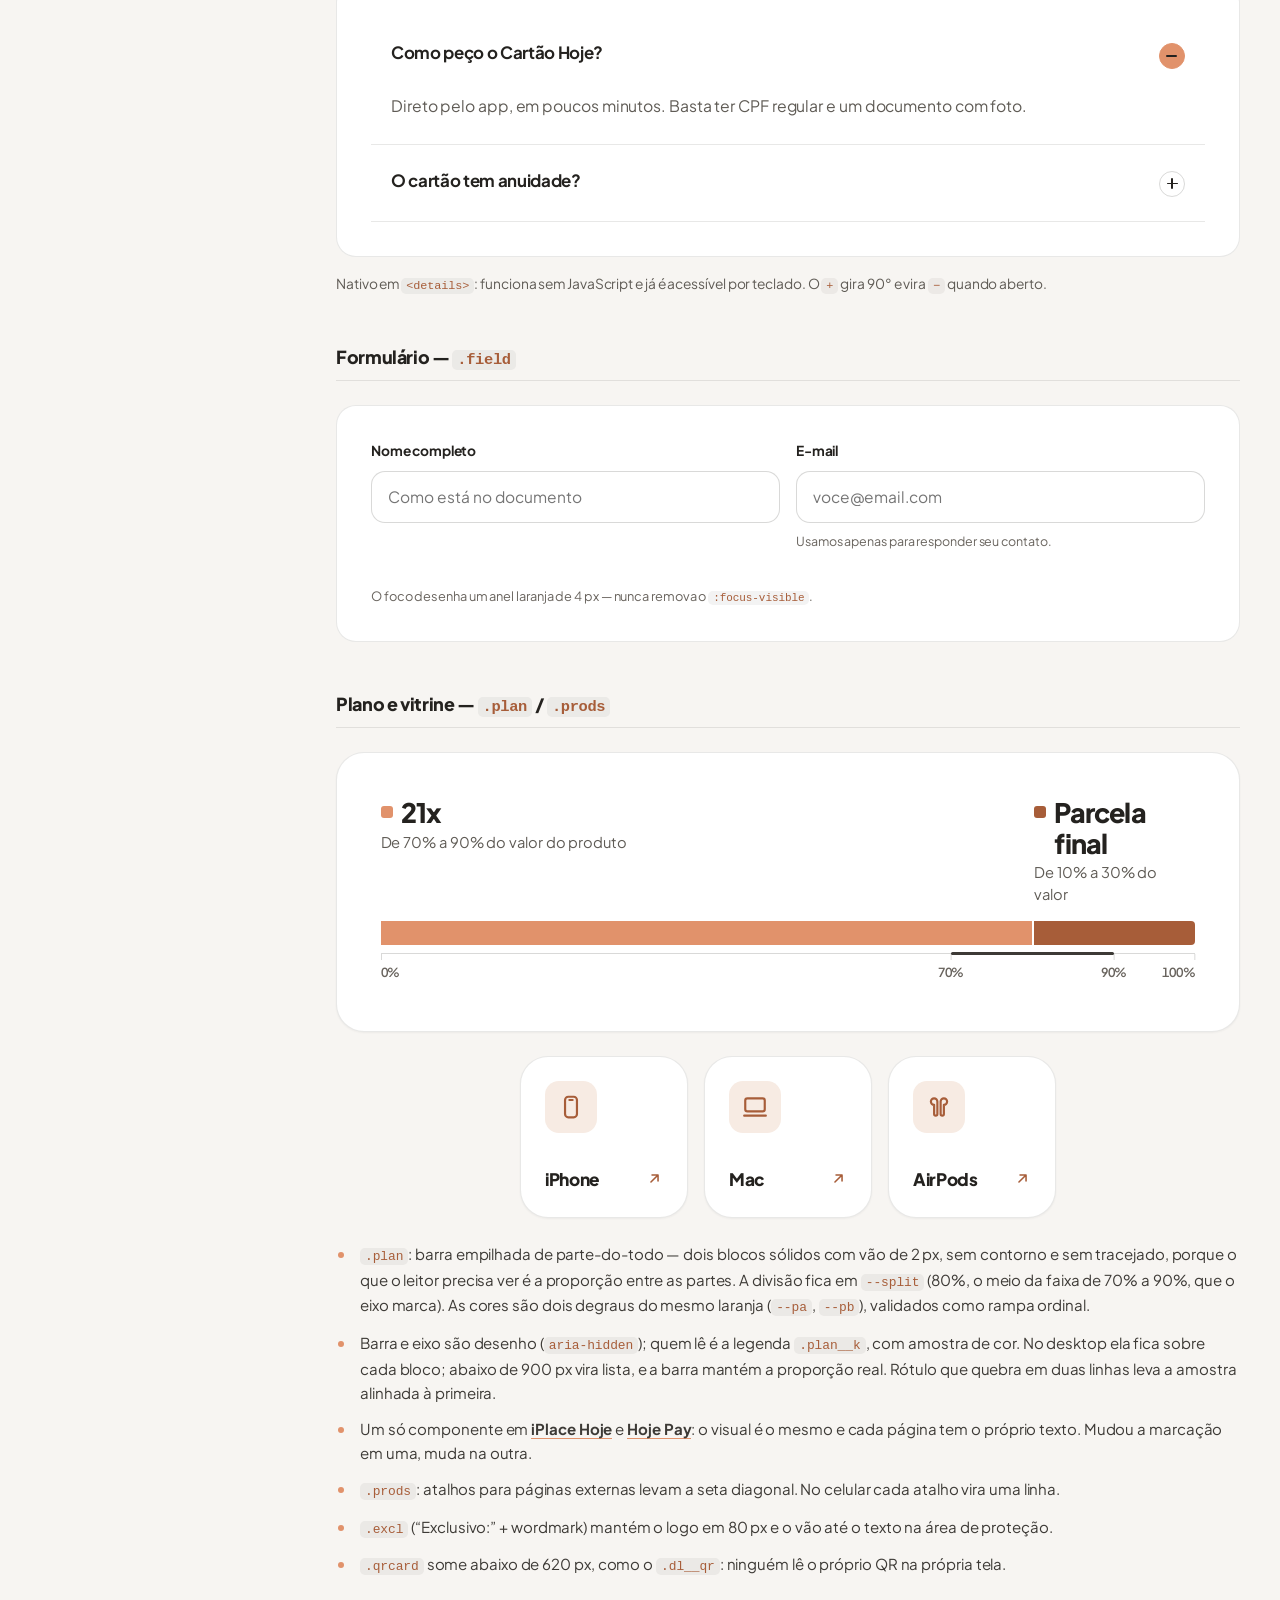
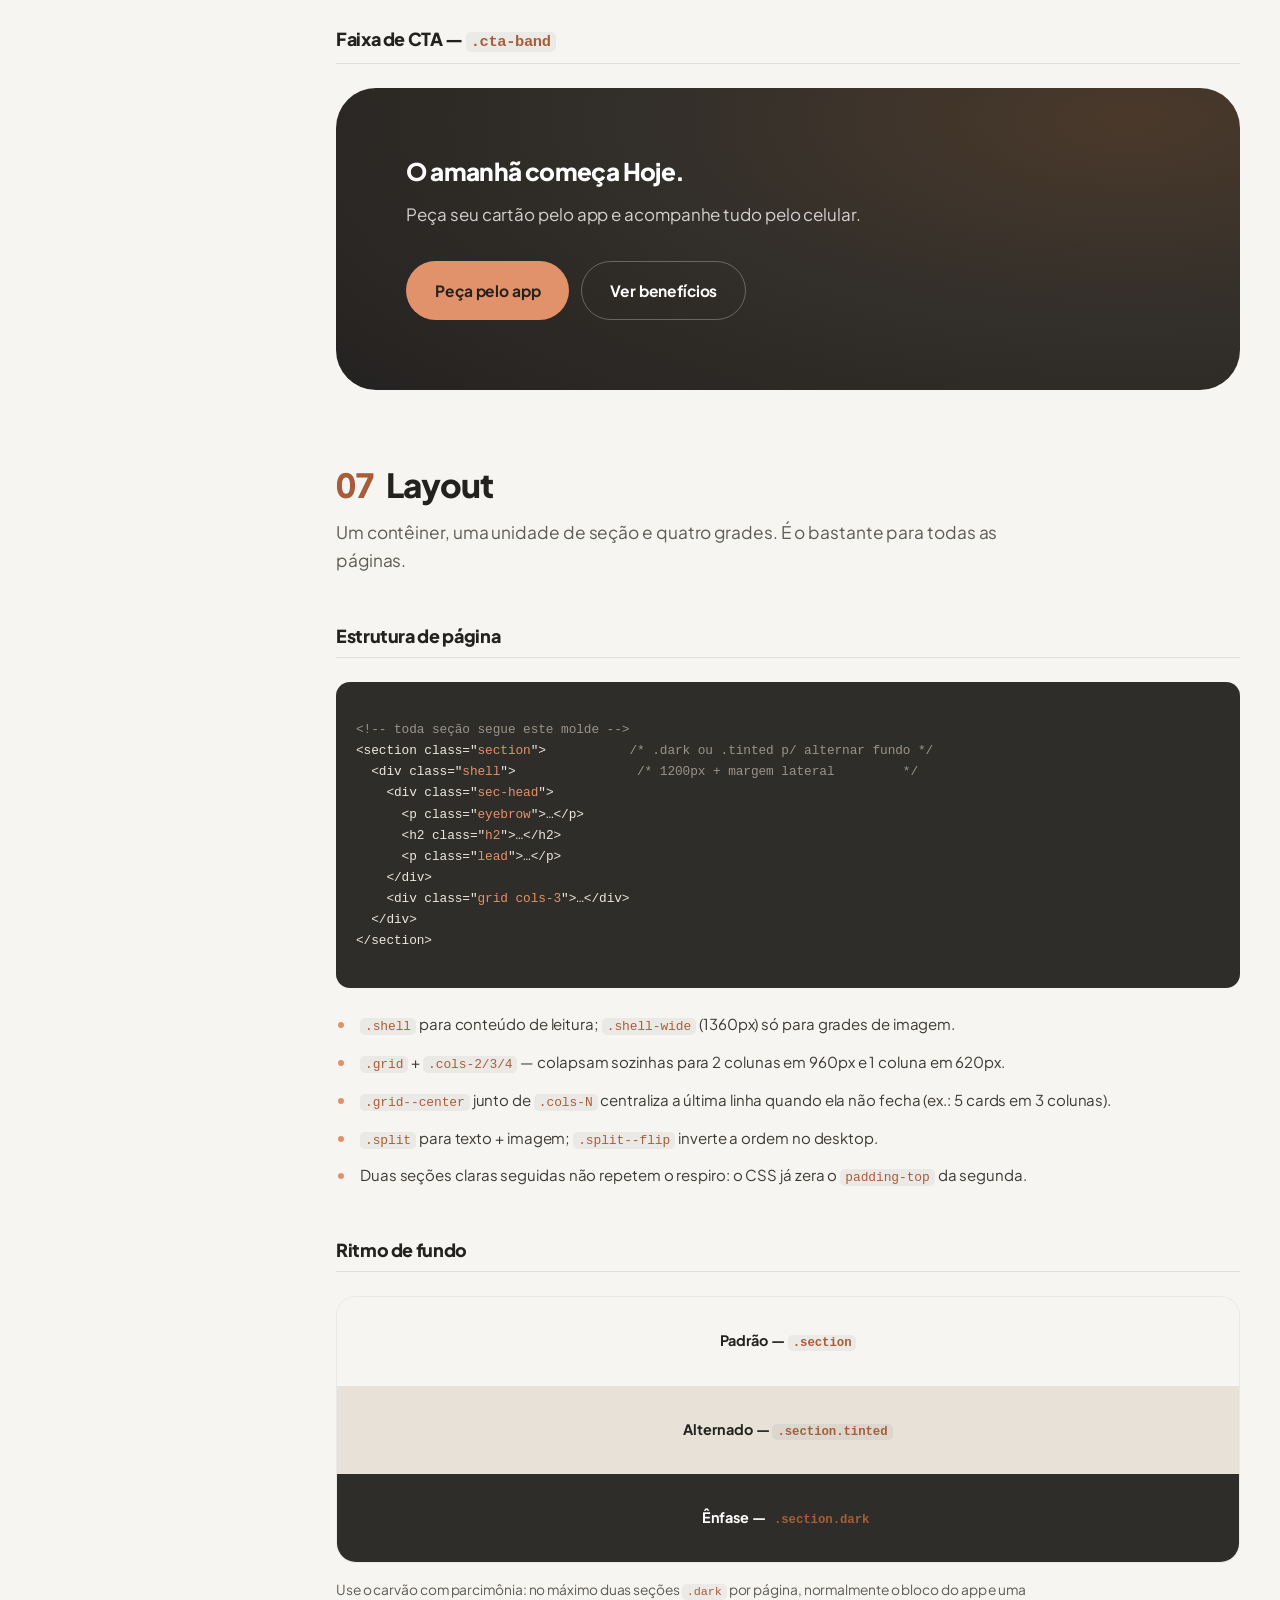
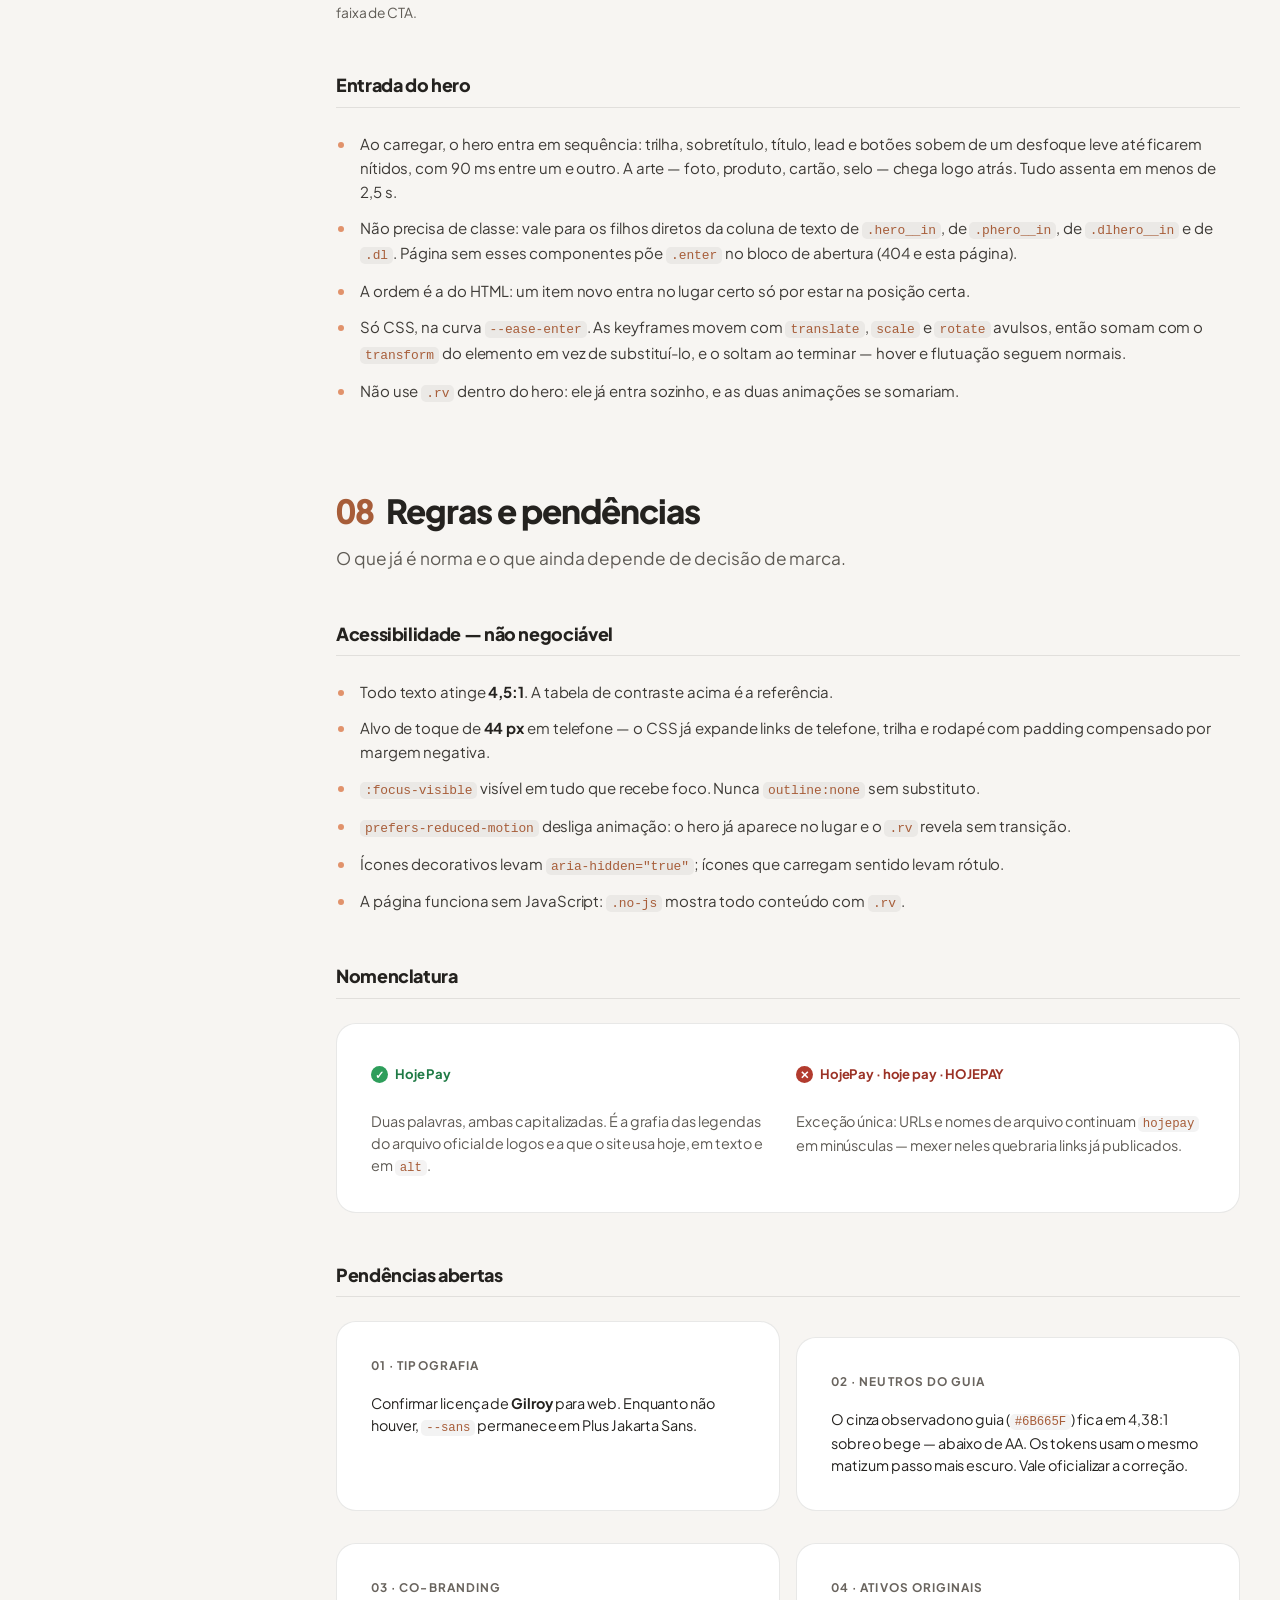
<file: design-system/index.html>
<!doctype html>
<html lang="pt-BR">
<head>
<meta charset="utf-8">
<meta name="viewport" content="width=device-width, initial-scale=1">
<title>Design System — Cartão Hoje</title>
<meta name="description" content="Documentação viva do design system do Cartão Hoje: marca, cor, tipografia, espaço e componentes. Lê o mesmo CSS que o site usa em produção.">
<meta name="robots" content="noindex,nofollow">
<meta name="theme-color" content="#F7F5F2">
<link rel="icon" href="../assets/img/marca/logo/simbolo-laranja.svg" type="image/svg+xml">
<link rel="icon" href="../assets/img/marca/icon-32.png" sizes="32x32" type="image/png">
<link rel="apple-touch-icon" href="../assets/img/marca/apple-touch-icon.png">
<link rel="preconnect" href="https://fonts.googleapis.com">
<link rel="preconnect" href="https://fonts.gstatic.com" crossorigin>
<link rel="stylesheet" href="https://fonts.googleapis.com/css2?family=Plus+Jakarta+Sans:wght@400;500;600;700;800&display=swap">

<!-- O design system consome o MESMO css do site: o que muda aqui, muda lá. -->
<link rel="stylesheet" href="../assets/css/hoje.css">

<style>
/* =========================================================================
   Estilos exclusivos desta página de documentação (prefixo .ds-).
   Nada aqui vaza para o site — hoje.css permanece a única fonte de verdade.
   ========================================================================= */
.ds-shell{display:grid;grid-template-columns:232px minmax(0,1fr);gap:clamp(32px,5vw,72px);
  width:min(100% - var(--gut)*2,1320px);margin-inline:auto;align-items:start}
@media (max-width:900px){.ds-shell{grid-template-columns:1fr;gap:var(--s-8)}}

/* --- barra lateral --- */
.ds-side{position:sticky;top:96px;padding-block:var(--s-8)}
@media (max-width:900px){.ds-side{position:static;padding-bottom:0}}
.ds-side img{width:78px;height:auto;margin-bottom:var(--s-6)}
.ds-side h4{font-size:.7rem;letter-spacing:.15em;text-transform:uppercase;color:var(--muted-2);
  margin-bottom:var(--s-3);font-weight:700}
.ds-side ol{counter-reset:d;margin-bottom:var(--s-6)}
.ds-side li{counter-increment:d}
.ds-side a{display:block;padding:7px 0;font-size:.9rem;font-weight:600;color:var(--ink-3);
  border-bottom:1px solid transparent;transition:color .18s}
.ds-side a::before{content:"0" counter(d);margin-right:10px;color:var(--muted-2);
  font-variant-numeric:tabular-nums;font-weight:700;font-size:.78rem}
.ds-side a:hover{color:var(--coral-ink)}
@media (max-width:900px){
  .ds-side ol{display:flex;flex-wrap:wrap;gap:var(--s-2) var(--s-5)}
  .ds-side img{width:66px}
}

/* --- corpo --- */
.ds-main{padding-block:var(--s-8) clamp(72px,9vw,120px);min-width:0}
.ds-sec{padding-top:clamp(52px,6vw,84px);scroll-margin-top:92px}
.ds-sec:first-of-type{padding-top:var(--s-6)}
.ds-sec>h2{font-size:clamp(1.6rem,2.6vw,2.15rem);letter-spacing:-.03em}
.ds-sec>h2 .ds-n{color:var(--coral-ink);font-variant-numeric:tabular-nums;margin-right:var(--s-3)}
.ds-sec>p.lead{margin-top:var(--s-4)}
.ds-sub{margin-top:clamp(36px,4vw,52px)}
.ds-sub>h3{font-size:1.12rem;letter-spacing:-.02em;padding-bottom:var(--s-3);
  border-bottom:1px solid var(--line);margin-bottom:var(--s-6)}
.ds-note{font-size:.86rem;color:var(--muted);line-height:1.6;margin-top:var(--s-4);max-width:72ch}

/* --- grades utilitárias --- */
.ds-grid{display:grid;gap:var(--s-4)}
.ds-g2{grid-template-columns:repeat(2,minmax(0,1fr))}
.ds-g3{grid-template-columns:repeat(3,minmax(0,1fr))}
.ds-g4{grid-template-columns:repeat(4,minmax(0,1fr))}
@media (max-width:820px){.ds-g3,.ds-g4{grid-template-columns:repeat(2,minmax(0,1fr))}}
@media (max-width:560px){.ds-g2,.ds-g3,.ds-g4{grid-template-columns:1fr}}

/* --- painel de amostra --- */
.ds-demo{background:var(--white);border:1px solid var(--line);border-radius:var(--r);
  padding:clamp(22px,3vw,34px)}
.ds-demo--tint{background:var(--cream-2);border-color:transparent}
.ds-demo--dark{background:var(--ink-2);border-color:transparent;color:#F4F0EA}
.ds-demo+.ds-demo{margin-top:var(--s-4)}
.ds-cap{font-size:.74rem;font-weight:700;letter-spacing:.09em;text-transform:uppercase;
  color:var(--muted-2);margin-bottom:var(--s-4)}
.ds-demo--dark .ds-cap{color:rgba(244,240,234,.6)}

/* --- painéis de marca --- */
.ds-logo{display:grid;place-items:center;min-height:168px;border-radius:var(--r);padding:var(--s-8)}
.ds-logo--light{background:var(--cream);box-shadow:inset 0 0 0 1px var(--line)}
.ds-logo--tint{background:var(--cream-2)}
.ds-logo--dark{background:var(--ink-2)}
.ds-logo img{width:auto;max-width:100%}
.ds-logo .w{height:56px}
.ds-logo .s{height:64px}
.ds-logo .p{height:50px}
.ds-logo-meta{margin-top:var(--s-3)}
.ds-logo-meta b{display:block;font-size:.92rem;letter-spacing:-.015em}
.ds-logo-meta code{font-size:.74rem;color:var(--muted)}

/* --- área de proteção --- */
.ds-clear{position:relative;display:inline-block;padding:34px;background:var(--cream);
  border-radius:var(--r-sm);outline:1px dashed var(--line-2);outline-offset:0}
.ds-clear::before{content:"";position:absolute;inset:34px;border:1px dashed var(--coral);
  border-radius:3px;pointer-events:none}
.ds-clear img{height:68px;width:auto;display:block}

/* --- certo / errado --- */
.ds-dont{position:relative;background:var(--cream);box-shadow:inset 0 0 0 1px var(--line);border-radius:var(--r);
  display:grid;place-items:center;min-height:132px;padding:var(--s-6);overflow:hidden}
.ds-dont--dark{background:var(--ink-2)}
.ds-dont img{height:44px;width:auto}
.ds-flag{display:inline-flex;align-items:center;gap:7px;font-size:.82rem;font-weight:700;
  margin-top:var(--s-3);letter-spacing:-.01em}
.ds-flag::before{width:17px;height:17px;border-radius:50%;display:grid;place-items:center;
  font-size:.66rem;font-weight:800;color:#fff;flex:none}
.ds-ok::before{content:"✓";background:var(--green)}
.ds-no::before{content:"✕";background:#B23B2E}
.ds-ok{color:#1F7A45}.ds-no{color:#9B3226}

/* --- cor --- */
.ds-sw{border:1px solid var(--line);border-radius:var(--r-sm);overflow:hidden;background:var(--white)}
.ds-sw__c{height:84px;display:grid;place-items:end start;padding:var(--s-3)}
.ds-sw__b{padding:var(--s-4)}
.ds-sw__b b{display:block;font-size:.88rem;letter-spacing:-.015em}
.ds-sw__b>code{font-size:.76rem;color:var(--muted);display:block;margin-top:2px}
.ds-sw__b span{font-size:.74rem;color:var(--muted-2);display:block;margin-top:var(--s-2);line-height:1.45}

/* --- tabela --- */
.ds-tbl-wrap{overflow-x:auto;border:1px solid var(--line);border-radius:var(--r-sm);background:var(--white)}
.ds-tbl{width:100%;border-collapse:collapse;font-size:.86rem;min-width:520px}
.ds-tbl th,.ds-tbl td{padding:var(--s-3) var(--s-4);text-align:left;border-bottom:1px solid var(--line);
  vertical-align:top}
.ds-tbl th{font-size:.72rem;letter-spacing:.08em;text-transform:uppercase;color:var(--muted-2);
  font-weight:700;white-space:nowrap}
.ds-tbl tr:last-child td{border-bottom:0}
.ds-tbl code{font-size:.8rem;color:var(--coral-ink);white-space:nowrap}
.ds-tbl td.num{font-variant-numeric:tabular-nums;white-space:nowrap}
.ds-pass{display:inline-block;font-size:.68rem;font-weight:800;letter-spacing:.04em;
  padding:2px 7px;border-radius:var(--r-full);margin-left:6px}
.ds-aaa{background:#DCEFE3;color:#1F7A45}
.ds-aa{background:#E4EEDB;color:#3F6B22}
.ds-lg{background:#F6E9D2;color:#84551A}
.ds-bad{background:#F2DEDA;color:#9B3226}

/* --- código --- */
.ds-code{background:var(--ink-2);color:#EDE7DF;border-radius:var(--r-sm);padding:var(--s-4) var(--s-5);
  font-family:ui-monospace,SFMono-Regular,Menlo,Consolas,monospace;font-size:.8rem;line-height:1.65;
  overflow-x:auto;margin-top:var(--s-4);white-space:pre;tab-size:2}
.ds-code .k{color:var(--coral)}
.ds-code .c{color:#9A938A}

/* --- régua de espaço --- */
.ds-space{display:flex;align-items:center;gap:var(--s-4);padding:var(--s-2) 0;
  border-bottom:1px solid var(--line);font-size:.83rem}
.ds-space:last-child{border-bottom:0}
.ds-space i{display:block;height:15px;background:var(--coral);border-radius:2px;flex:none}
.ds-space code{color:var(--coral-ink);width:66px;flex:none;font-size:.8rem}
.ds-space span{color:var(--muted-2);font-variant-numeric:tabular-nums;width:48px;flex:none}

/* --- raio / sombra --- */
.ds-tile{background:var(--white);border:1px solid var(--line);height:92px;display:grid;
  place-items:center;font-size:.78rem;font-weight:700;color:var(--muted)}
.ds-shade{background:var(--white);border-radius:var(--r);height:92px;display:grid;place-items:center;
  font-size:.78rem;font-weight:700;color:var(--muted)}

/* --- escala tipográfica --- */
.ds-type{padding:var(--s-5) 0;border-bottom:1px solid var(--line)}
.ds-type:last-child{border-bottom:0}
.ds-type__m{font-size:.72rem;font-weight:700;letter-spacing:.08em;text-transform:uppercase;
  color:var(--muted-2);margin-bottom:var(--s-2)}
.ds-type__m code{text-transform:none;letter-spacing:0;color:var(--coral-ink);font-size:.76rem}

/* --- lista de regras --- */
.ds-rules li{position:relative;padding-left:var(--s-6);margin-bottom:var(--s-3);
  font-size:.94rem;line-height:1.6;color:var(--ink-3)}
.ds-rules li::before{content:"";position:absolute;left:2px;top:10px;width:6px;height:6px;
  border-radius:50%;background:var(--coral)}
.ds-rules strong{font-weight:700;color:var(--ink)}

/* --- code inline --- */
.ds-main code,.ds-side code{font-family:ui-monospace,SFMono-Regular,Menlo,Consolas,monospace;
  font-size:.86em;background:rgba(47,45,42,.055);padding:1px 5px;border-radius:5px;
  color:var(--coral-ink);white-space:nowrap}
.ds-demo--dark code,.dark code{background:rgba(255,255,255,.1);color:var(--coral)}
.ds-code code,.ds-tbl code{background:none;padding:0}
.ds-logo-meta code,.ds-sw__b>code{background:none;padding:0;color:var(--muted);white-space:normal}
</style>
</head>
<body>

<a class="skip" href="#ds">Pular para o conteúdo</a>

<header class="hdr" data-stuck>
  <div class="shell hdr__in">
    <a class="brand" href="../index.html" aria-label="Cartão Hoje — página inicial">
      <img src="../assets/img/marca/logo/hoje-laranja.svg" alt="Cartão Hoje" width="85" height="50">
    </a>
    <nav class="nav" aria-label="Principal">
      <a href="../index.html">Site</a>
      <a href="../hoje-pay/index.html">Hoje Pay</a>
      <a href="../design-system/index.html" aria-current="page">Design System</a>
    </nav>
    <div class="hdr__cta">
      <a class="btn btn--sm btn--ghost" href="../index.html">Voltar ao site</a>
    </div>
  </div>
</header>

<main id="ds">
<div class="ds-shell">

  <!-- ================= NAVEGAÇÃO ================= -->
  <aside class="ds-side">
    <img src="../assets/img/marca/logo/hoje-laranja.svg" alt="" aria-hidden="true">
    <h4>Design System</h4>
    <nav aria-label="Seções do design system">
      <ol>
        <li><a href="#fundamentos">Fundamentos</a></li>
        <li><a href="#marca">Marca</a></li>
        <li><a href="#cor">Cor</a></li>
        <li><a href="#tipografia">Tipografia</a></li>
        <li><a href="#espaco">Espaço e forma</a></li>
        <li><a href="#componentes">Componentes</a></li>
        <li><a href="#layout">Layout</a></li>
        <li><a href="#regras">Regras e pendências</a></li>
      </ol>
    </nav>
    <p class="xs muted">Esta página carrega<br><code>assets/css/hoje.css</code><br>— a mesma folha do site.</p>
  </aside>

  <!-- ================= CONTEÚDO ================= -->
  <div class="ds-main">

    <div class="enter">
      <p class="eyebrow">Documentação viva</p>
      <h1 class="display" style="font-size:clamp(2.2rem,4.6vw,3.2rem)">O sistema por trás do&nbsp;Cartão&nbsp;Hoje</h1>
      <p class="lead mt-m">Marca, cor, tipografia, espaço e componentes num só lugar. Tudo que você vê abaixo é
        renderizado pelo CSS de produção: se um token mudar em <code>hoje.css</code>, esta página muda junto.</p>
    </div>

    <!-- ---------------------------------------------------------------- -->
    <section class="ds-sec" id="fundamentos">
      <h2><span class="ds-n">01</span>Fundamentos</h2>
      <p class="lead">De onde vem cada decisão — e o que ainda depende de validação.</p>

      <div class="ds-sub">
        <h3>Origem dos valores</h3>
        <div class="ds-grid ds-g3">
          <div class="ds-demo">
            <p class="ds-cap">Marca</p>
            <p class="small"><strong>Logos Hoje Pay.pdf</strong> e <strong>Sistema de marca Hoje.pdf</strong>
              (pasta <code>Guide e logo/</code>). Os SVGs em <code>assets/img/marca/logo/</code> foram extraídos
              dos vetores originais do PDF — não são redesenhos.</p>
          </div>
          <div class="ds-demo">
            <p class="ds-cap">Cor</p>
            <p class="small">Laranja <code>#E1926B</code> e carvão <code>#2F2D2A</code> vêm dos próprios vetores
              do arquivo de logos. Os neutros derivam da paleta quente do guia, ajustados quando o contraste
              exigia.</p>
          </div>
          <div class="ds-demo">
            <p class="ds-cap">Componentes</p>
            <p class="small">Definidos em <code>assets/css/hoje.css</code>, organizados em 24 blocos numerados.
              Cada componente abaixo aponta a classe real que o site usa.</p>
          </div>
        </div>
      </div>

      <div class="ds-sub">
        <h3>Hierarquia de marcas</h3>
        <div class="ds-demo">
          <div class="ds-grid ds-g4" style="gap:var(--s-5)">
            <div>
              <p class="ds-cap">Controladora</p>
              <p class="h4">Grupo Herval</p>
              <p class="xs muted mt-m">Estrutura corporativa</p>
            </div>
            <div>
              <p class="ds-cap">Responsável</p>
              <p class="h4">HS Financeira</p>
              <p class="xs muted mt-m">Operação financeira e emissão</p>
            </div>
            <div>
              <p class="ds-cap">Marca principal</p>
              <p class="h4" style="color:var(--coral-ink)">Cartão Hoje</p>
              <p class="xs muted mt-m">Crédito e benefícios</p>
            </div>
            <div>
              <p class="ds-cap">Produto</p>
              <p class="h4">Hoje Pay</p>
              <p class="xs muted mt-m">Carteira digital dentro do app</p>
            </div>
          </div>
        </div>
        <p class="ds-note"><strong>Regra:</strong> a assinatura institucional (Grupo Herval, HS Financeira) vive
          no rodapé e em páginas de compliance. Nunca disputa espaço com a comunicação de produto no topo da página.</p>
      </div>
    </section>

    <!-- ---------------------------------------------------------------- -->
    <section class="ds-sec" id="marca">
      <h2><span class="ds-n">02</span>Marca</h2>
      <p class="lead">Três famílias: o wordmark <em>hoje</em>, o símbolo e o lockup <em>hoje&nbsp;Pay</em>.
        A versão laranja é a padrão — as demais existem para quando o fundo não permite.</p>

      <div class="ds-sub">
        <h3>Wordmark — <code>hoje</code></h3>
        <div class="ds-grid ds-g3">
          <div>
            <div class="ds-logo ds-logo--light">
              <img class="w" src="../assets/img/marca/logo/hoje-laranja.svg" alt="Wordmark hoje em laranja">
            </div>
            <div class="ds-logo-meta">
              <b>Laranja <span style="color:var(--coral-ink)">· padrão</span></b>
              <code>logo/hoje-laranja.svg</code>
            </div>
          </div>
          <div>
            <div class="ds-logo ds-logo--dark">
              <img class="w" src="../assets/img/marca/logo/hoje-branco.svg" alt="Wordmark hoje em branco">
            </div>
            <div class="ds-logo-meta">
              <b>Branco</b>
              <code>logo/hoje-branco.svg</code>
            </div>
          </div>
          <div>
            <div class="ds-logo ds-logo--light">
              <img class="w" src="../assets/img/marca/logo/hoje-preto.svg" alt="Wordmark hoje em carvão">
            </div>
            <div class="ds-logo-meta">
              <b>Carvão</b>
              <code>logo/hoje-preto.svg</code>
            </div>
          </div>
        </div>
        <p class="ds-note"><strong>Quando usar cada uma.</strong> Laranja é a primeira escolha, em qualquer fundo
          claro e também sobre o carvão da marca (5,57:1 — passa AA). Branco entra em fotos e fundos escuros
          de baixo contraste, onde o laranja perderia definição. Carvão fica reservado a impressos de uma cor,
          documentos e fax de contrato.</p>
      </div>

      <div class="ds-sub">
        <h3>Símbolo</h3>
        <div class="ds-grid ds-g4">
          <div>
            <div class="ds-logo ds-logo--light">
              <img class="s" src="../assets/img/marca/logo/simbolo-laranja.svg" alt="Símbolo Hoje em laranja">
            </div>
            <div class="ds-logo-meta"><b>Laranja · padrão</b><code>logo/simbolo-laranja.svg</code></div>
          </div>
          <div>
            <div class="ds-logo ds-logo--dark">
              <img class="s" src="../assets/img/marca/logo/simbolo-branco.svg" alt="Símbolo Hoje em branco">
            </div>
            <div class="ds-logo-meta"><b>Branco</b><code>logo/simbolo-branco.svg</code></div>
          </div>
          <div>
            <div class="ds-logo ds-logo--light">
              <img class="s" src="../assets/img/marca/logo/simbolo-preto.svg" alt="Símbolo Hoje em carvão">
            </div>
            <div class="ds-logo-meta"><b>Carvão</b><code>logo/simbolo-preto.svg</code></div>
          </div>
          <div>
            <div class="ds-logo ds-logo--tint">
              <img src="../assets/img/marca/apple-touch-icon.png" alt="Ícone do app" style="height:88px;border-radius:20px">
            </div>
            <div class="ds-logo-meta"><b>Ícone de app</b><code>apple-touch-icon.png</code></div>
          </div>
        </div>
        <p class="ds-note">O símbolo é o que sobrevive a 16&nbsp;px — por isso ele, e não o wordmark, é o favicon
          e o ícone de app. Nos ícones sólidos, o símbolo laranja fica sobre o carvão, com folga de 22% do lado.</p>
      </div>

      <div class="ds-sub">
        <h3>Lockup — <code>hoje Pay</code></h3>
        <div class="ds-grid ds-g3">
          <div>
            <div class="ds-logo ds-logo--light">
              <img class="p" src="../assets/img/marca/logo/hojepay-laranja-preto.svg" alt="Lockup hoje Pay laranja e carvão">
            </div>
            <div class="ds-logo-meta"><b>Laranja + carvão <span style="color:var(--coral-ink)">· padrão</span></b><code>logo/hojepay-laranja-preto.svg</code></div>
          </div>
          <div>
            <div class="ds-logo ds-logo--dark">
              <img class="p" src="../assets/img/marca/logo/hojepay-laranja-branco.svg" alt="Lockup hoje Pay laranja e branco">
            </div>
            <div class="ds-logo-meta"><b>Laranja + branco</b><code>logo/hojepay-laranja-branco.svg</code></div>
          </div>
          <div>
            <div class="ds-logo ds-logo--light">
              <img class="p" src="../assets/img/marca/logo/hojepay-preto.svg" alt="Lockup hoje Pay em carvão">
            </div>
            <div class="ds-logo-meta"><b>Carvão</b><code>logo/hojepay-preto.svg</code></div>
          </div>
        </div>

        <h3 style="margin-top:var(--s-10)">Lockup compacto — símbolo + <code>Pay</code></h3>
        <div class="ds-grid ds-g4">
          <div>
            <div class="ds-logo ds-logo--light">
              <img class="p" src="../assets/img/marca/logo/simbolo-pay-laranja-preto.svg" alt="Símbolo e Pay, laranja e carvão">
            </div>
            <div class="ds-logo-meta"><b>Laranja + carvão</b><code>logo/simbolo-pay-laranja-preto.svg</code></div>
          </div>
          <div>
            <div class="ds-logo ds-logo--dark">
              <img class="p" src="../assets/img/marca/logo/simbolo-pay-laranja-branco.svg" alt="Símbolo e Pay, laranja e branco">
            </div>
            <div class="ds-logo-meta"><b>Laranja + branco</b><code>logo/simbolo-pay-laranja-branco.svg</code></div>
          </div>
          <div>
            <div class="ds-logo ds-logo--dark">
              <img class="p" src="../assets/img/marca/logo/simbolo-pay-branco.svg" alt="Símbolo e Pay em branco">
            </div>
            <div class="ds-logo-meta"><b>Branco</b><code>logo/simbolo-pay-branco.svg</code></div>
          </div>
          <div>
            <div class="ds-logo ds-logo--light">
              <img class="p" src="../assets/img/marca/logo/simbolo-pay-preto.svg" alt="Símbolo e Pay em carvão">
            </div>
            <div class="ds-logo-meta"><b>Carvão</b><code>logo/simbolo-pay-preto.svg</code></div>
          </div>
        </div>
        <p class="ds-note">O lockup compacto serve a espaços largos e baixos — barras de app, banners de checkout
          e co-branding com a iPlace. Em página, prefira o lockup completo.</p>
      </div>

      <div class="ds-sub">
        <h3>Área de proteção e tamanho mínimo</h3>
        <div class="ds-grid ds-g2">
          <div class="ds-demo">
            <p class="ds-cap">Área de proteção</p>
            <div class="ds-clear">
              <img src="../assets/img/marca/logo/hoje-laranja.svg" alt="Área de proteção do wordmark">
            </div>
            <p class="ds-note" style="margin-top:var(--s-5)">Reserve em volta do wordmark uma margem igual a
              <strong>metade da sua altura</strong> (aqui, 34&nbsp;px para um logo de 68&nbsp;px). Nada entra
              nessa faixa — nem texto, nem foto, nem outra marca.</p>
          </div>
          <div class="ds-demo">
            <p class="ds-cap">Tamanho mínimo</p>
            <div style="display:flex;align-items:flex-end;gap:var(--s-8);flex-wrap:wrap;padding-block:var(--s-5)">
              <div>
                <img src="../assets/img/marca/logo/hoje-laranja.svg" alt="Wordmark a 72 px" style="width:72px">
                <p class="xs muted" style="margin-top:var(--s-3)">Tela · 72&nbsp;px</p>
              </div>
              <div>
                <img src="../assets/img/marca/logo/simbolo-laranja.svg" alt="Símbolo a 24 px" style="width:24px">
                <p class="xs muted" style="margin-top:var(--s-3)">Símbolo · 24&nbsp;px</p>
              </div>
              <div>
                <img src="../assets/img/marca/logo/hojepay-laranja-preto.svg" alt="Lockup a 120 px" style="width:120px">
                <p class="xs muted" style="margin-top:var(--s-3)">Lockup · 120&nbsp;px</p>
              </div>
            </div>
            <p class="ds-note" style="margin-top:var(--s-5)">Abaixo desses valores o contraforma do
              <em>o</em> fecha e o ponto interno some. Em impresso, some 15%.</p>
          </div>
        </div>
      </div>

      <div class="ds-sub">
        <h3>O que não fazer</h3>
        <div class="ds-grid ds-g4">
          <div>
            <div class="ds-dont">
              <img src="../assets/img/marca/logo/hoje-laranja.svg" alt="Wordmark laranja sobre creme">
            </div>
            <p class="ds-flag ds-ok">Laranja sobre creme</p>
          </div>
          <div>
            <div class="ds-dont ds-dont--dark">
              <img src="../assets/img/marca/logo/hoje-preto.svg" alt="Wordmark carvão sobre carvão">
            </div>
            <p class="ds-flag ds-no">Carvão sobre carvão</p>
          </div>
          <div>
            <div class="ds-dont" style="background:var(--coral)">
              <img src="../assets/img/marca/logo/hoje-laranja.svg" alt="Wordmark laranja sobre laranja">
            </div>
            <p class="ds-flag ds-no">Laranja sobre laranja</p>
          </div>
          <div>
            <div class="ds-dont">
              <img src="../assets/img/marca/logo/hoje-laranja.svg" alt="Wordmark distorcido"
                   style="height:44px;width:190px;max-width:none">
            </div>
            <p class="ds-flag ds-no">Proporção alterada</p>
          </div>
        </div>
        <ul class="ds-rules mt-m">
          <li>Não recolorir o wordmark fora das três versões oficiais — <strong>nem com o laranja escurecido</strong>
            <code>--coral-ink</code>, que existe só para texto.</li>
          <li>Não aplicar sombra, contorno, gradiente ou rotação.</li>
          <li>Não reconstruir o wordmark em outra fonte: use sempre o SVG.</li>
          <li>Sobre foto, use a versão branca e garanta um véu escuro por baixo.</li>
        </ul>
      </div>
    </section>

    <!-- ---------------------------------------------------------------- -->
    <section class="ds-sec" id="cor">
      <h2><span class="ds-n">03</span>Cor</h2>
      <p class="lead">Uma base quente e neutra, com o laranja da marca usado como acento — nunca como
        cor de texto corrido.</p>

      <div class="ds-sub">
        <h3>Marca</h3>
        <div class="ds-grid ds-g4">
          <div class="ds-sw">
            <div class="ds-sw__c" style="background:#E1926B"></div>
            <div class="ds-sw__b"><b>Laranja</b><code>--coral · #E1926B</code>
              <span>Fundos, acentos e o wordmark. Como texto, só sobre carvão.</span></div>
          </div>
          <div class="ds-sw">
            <div class="ds-sw__c" style="background:#A75D39"></div>
            <div class="ds-sw__b"><b>Laranja texto</b><code>--coral-ink · #A75D39</code>
              <span>O laranja em forma legível: links, ícones e destaques sobre claro.</span></div>
          </div>
          <div class="ds-sw">
            <div class="ds-sw__c" style="background:#2F2D2A"></div>
            <div class="ds-sw__b"><b>Carvão</b><code>--ink-2 · #2F2D2A</code>
              <span>Seções escuras, rodapé e o botão primário.</span></div>
          </div>
          <div class="ds-sw">
            <div class="ds-sw__c" style="background:#24221F"></div>
            <div class="ds-sw__b"><b>Tinta</b><code>--ink · #24221F</code>
              <span>Cor do texto no corpo da página.</span></div>
          </div>
        </div>
      </div>

      <div class="ds-sub">
        <h3>Superfícies e neutros</h3>
        <div class="ds-grid ds-g4">
          <div class="ds-sw">
            <div class="ds-sw__c" style="background:#F7F5F2;border-bottom:1px solid var(--line)"></div>
            <div class="ds-sw__b"><b>Creme</b><code>--cream · #F7F5F2</code><span>Fundo padrão do site.</span></div>
          </div>
          <div class="ds-sw">
            <div class="ds-sw__c" style="background:#E7E1D8"></div>
            <div class="ds-sw__b"><b>Bege</b><code>--cream-2 · #E7E1D8</code><span>Seções <code>.tinted</code>, para alternar ritmo.</span></div>
          </div>
          <div class="ds-sw">
            <div class="ds-sw__c" style="background:#5F5B55"></div>
            <div class="ds-sw__b"><b>Cinza</b><code>--muted · #5F5B55</code><span>Leads e texto de apoio.</span></div>
          </div>
          <div class="ds-sw">
            <div class="ds-sw__c" style="background:#69645E"></div>
            <div class="ds-sw__b"><b>Cinza claro</b><code>--muted-2 · #69645E</code><span>Legendas e dicas de formulário.</span></div>
          </div>
          <div class="ds-sw">
            <div class="ds-sw__c" style="background:#EFCFBF"></div>
            <div class="ds-sw__b"><b>Laranja suave</b><code>--coral-soft · #EFCFBF</code><span>Bordas de aviso, sublinhados.</span></div>
          </div>
          <div class="ds-sw">
            <div class="ds-sw__c" style="background:#F7EBE3"></div>
            <div class="ds-sw__b"><b>Laranja lavado</b><code>--coral-wash · #F7EBE3</code><span>Fundo de ícone e de <code>.note</code>.</span></div>
          </div>
          <div class="ds-sw">
            <div class="ds-sw__c" style="background:#2E9E5B"></div>
            <div class="ds-sw__b"><b>Verde</b><code>--green · #2E9E5B</code><span>Exclusivo do WhatsApp. Não é cor de sucesso genérica.</span></div>
          </div>
          <div class="ds-sw">
            <div class="ds-sw__c" style="background:#FFFFFF;border-bottom:1px solid var(--line)"></div>
            <div class="ds-sw__b"><b>Branco</b><code>--white · #FFFFFF</code><span>Cards e campos sobre creme.</span></div>
          </div>
        </div>
      </div>

      <div class="ds-sub">
        <h3>Contraste verificado</h3>
        <div class="ds-tbl-wrap">
          <table class="ds-tbl">
            <thead>
              <tr><th>Texto</th><th>Sobre</th><th>Razão</th><th>Uso</th></tr>
            </thead>
            <tbody>
              <tr><td><code>--ink</code></td><td>creme</td><td class="num">14,58<span class="ds-pass ds-aaa">AAA</span></td><td>Corpo de texto</td></tr>
              <tr><td><code>--ink-2</code></td><td>creme</td><td class="num">12,62<span class="ds-pass ds-aaa">AAA</span></td><td>Títulos</td></tr>
              <tr><td><code>--muted</code></td><td>creme</td><td class="num">6,20<span class="ds-pass ds-aa">AA</span></td><td>Leads</td></tr>
              <tr><td><code>--muted</code></td><td>bege</td><td class="num">5,19<span class="ds-pass ds-aa">AA</span></td><td>Leads em <code>.tinted</code></td></tr>
              <tr><td><code>--muted-2</code></td><td>creme</td><td class="num">5,38<span class="ds-pass ds-aa">AA</span></td><td>Legendas</td></tr>
              <tr><td><code>--muted-2</code></td><td>bege</td><td class="num">4,51<span class="ds-pass ds-aa">AA</span></td><td>Legendas em <code>.tinted</code></td></tr>
              <tr><td><code>--coral-ink</code></td><td>creme</td><td class="num">4,52<span class="ds-pass ds-aa">AA</span></td><td>Links e ícones</td></tr>
              <tr><td><code>--coral-ink</code></td><td>branco</td><td class="num">4,92<span class="ds-pass ds-aa">AA</span></td><td>Links dentro de card</td></tr>
              <tr><td><code>#FFFFFF</code></td><td>carvão</td><td class="num">13,73<span class="ds-pass ds-aaa">AAA</span></td><td>Seções <code>.dark</code></td></tr>
              <tr><td><code>--ink-2</code></td><td>laranja</td><td class="num">5,57<span class="ds-pass ds-aa">AA</span></td><td>Botão <code>.btn--coral</code></td></tr>
              <tr><td><code>--coral</code></td><td>carvão</td><td class="num">5,57<span class="ds-pass ds-aa">AA</span></td><td>Wordmark no rodapé</td></tr>
              <tr><td><code>--coral</code></td><td>creme</td><td class="num">2,26<span class="ds-pass ds-bad">reprova</span></td><td><strong>Nunca como texto.</strong> Só preenchimento.</td></tr>
            </tbody>
          </table>
        </div>
        <p class="ds-note">A regra que resolve quase tudo: <strong>laranja preenche, <code>--coral-ink</code>
          escreve.</strong> O único lugar em que o laranja vira texto é sobre o carvão.</p>
      </div>
    </section>

    <!-- ---------------------------------------------------------------- -->
    <section class="ds-sec" id="tipografia">
      <h2><span class="ds-n">04</span>Tipografia</h2>
      <p class="lead">Uma família só, em pesos largos, com <em>tracking</em> negativo nos títulos para
        aproximar o desenho geométrico do wordmark.</p>

      <div class="ds-sub">
        <h3>Família</h3>
        <div class="ds-demo">
          <p style="font-size:2.4rem;font-weight:800;letter-spacing:-.03em;line-height:1.1">Plus Jakarta Sans</p>
          <p class="small muted mt-m"><code>--sans</code> — pesos 400, 500, 600, 700 e 800.
            Fallback: system-ui, Segoe UI, Roboto, Helvetica, Arial.</p>
          <p class="ds-note"><strong>Pendência de licença.</strong> O guia de marca aponta <em>Gilroy</em> para
            Cartão Hoje e <em>SF&nbsp;Pro Display</em> para Hoje Pay. Nenhuma das duas tem licença web aberta,
            então o site usa Plus Jakarta Sans — geométrica, mesma sensação, licença livre. Trocar depois é
            mudar uma linha: o token <code>--sans</code>.</p>
        </div>
      </div>

      <div class="ds-sub">
        <h3>Escala</h3>
        <div class="ds-demo">
          <div class="ds-type">
            <p class="ds-type__m">Display · <code>.display</code> · clamp(2.7rem → 4.6rem) · 800</p>
            <p class="display">O amanhã começa Hoje.</p>
          </div>
          <div class="ds-type">
            <p class="ds-type__m">Título de seção · <code>.h2</code> · clamp(1.95rem → 3rem) · 800</p>
            <p class="h2">Benefícios que cabem no dia</p>
          </div>
          <div class="ds-type">
            <p class="ds-type__m">Subtítulo · <code>.h3</code> · clamp(1.35rem → 1.6rem) · 800</p>
            <p class="h3">Compras no Brasil e no exterior</p>
          </div>
          <div class="ds-type">
            <p class="ds-type__m">Título de card · <code>.h4</code> · 1.075rem · 800</p>
            <p class="h4">Até 40 dias para pagar</p>
          </div>
          <div class="ds-type">
            <p class="ds-type__m">Lead · <code>.lead</code> · clamp(1.075rem → 1.22rem) · 400 · máx. 56ch</p>
            <p class="lead">Peça pelo app, acompanhe a fatura e aproveite condições especiais nas lojas do
              Grupo Herval e em parceiros de todo o Brasil.</p>
          </div>
          <div class="ds-type">
            <p class="ds-type__m">Corpo · <code>body</code> · 1.0625rem/1.65 · 400</p>
            <p>Texto padrão da página. A entrelinha larga e o limite de 56 a 62 caracteres por linha mantêm a
              leitura confortável em qualquer largura de tela.</p>
          </div>
          <div class="ds-type">
            <p class="ds-type__m">Pequeno · <code>.small</code> · 0.9rem &nbsp;·&nbsp; Mínimo · <code>.xs</code> · 0.8rem</p>
            <p class="small">Texto de apoio em cards e rodapé.</p>
            <p class="xs muted" style="margin-top:6px">Legenda, aviso legal e nota de formulário.</p>
          </div>
          <div class="ds-type" style="border-bottom:0">
            <p class="ds-type__m">Sobretítulo · <code>.eyebrow</code> · 0.72rem · 700 · caixa alta</p>
            <p class="eyebrow" style="margin-bottom:0">Novidade</p>
          </div>
        </div>
      </div>
    </section>

    <!-- ---------------------------------------------------------------- -->
    <section class="ds-sec" id="espaco">
      <h2><span class="ds-n">05</span>Espaço e forma</h2>
      <p class="lead">Uma escala de 4&nbsp;px para tudo que é interno; <em>clamp</em> para tudo que respira
        com a largura da tela.</p>

      <div class="ds-sub">
        <h3>Escala de espaçamento</h3>
        <div class="ds-demo">
          <div class="ds-space"><code>--s-1</code><span>4px</span><i style="width:4px"></i></div>
          <div class="ds-space"><code>--s-2</code><span>8px</span><i style="width:8px"></i></div>
          <div class="ds-space"><code>--s-3</code><span>12px</span><i style="width:12px"></i></div>
          <div class="ds-space"><code>--s-4</code><span>16px</span><i style="width:16px"></i></div>
          <div class="ds-space"><code>--s-5</code><span>20px</span><i style="width:20px"></i></div>
          <div class="ds-space"><code>--s-6</code><span>24px</span><i style="width:24px"></i></div>
          <div class="ds-space"><code>--s-7</code><span>28px</span><i style="width:28px"></i></div>
          <div class="ds-space"><code>--s-8</code><span>32px</span><i style="width:32px"></i></div>
          <div class="ds-space"><code>--s-10</code><span>40px</span><i style="width:40px"></i></div>
          <div class="ds-space"><code>--s-12</code><span>48px</span><i style="width:48px"></i></div>
          <div class="ds-space"><code>--s-16</code><span>64px</span><i style="width:64px"></i></div>
        </div>
        <p class="ds-note"><strong>Regra:</strong> espaçamento interno sai sempre desta escala. Nunca escreva
          <code>margin:18px</code> — arredonde para o degrau mais próximo.</p>

        <div class="ds-code">
<span class="c">/* respiro que acompanha a tela */</span>
<span class="k">--gut</span>: clamp(20px, 5vw, 40px);   <span class="c">/* margem lateral  */</span>
<span class="k">--sec</span>: clamp(72px, 9vw, 132px);  <span class="c">/* altura de seção */</span>
<span class="k">--shell</span>: 1200px;               <span class="c">/* largura máxima  */</span>
        </div>
      </div>

      <div class="ds-sub">
        <h3>Raio</h3>
        <div class="ds-grid ds-g3">
          <div class="ds-tile" style="border-radius:var(--r-xs)"><code>--r-xs</code>&nbsp;10px</div>
          <div class="ds-tile" style="border-radius:var(--r-sm)"><code>--r-sm</code>&nbsp;14px</div>
          <div class="ds-tile" style="border-radius:var(--r)"><code>--r</code>&nbsp;20px</div>
          <div class="ds-tile" style="border-radius:var(--r-lg)"><code>--r-lg</code>&nbsp;28px</div>
          <div class="ds-tile" style="border-radius:var(--r-xl)"><code>--r-xl</code>&nbsp;40px</div>
          <div class="ds-tile" style="border-radius:var(--r-full)"><code>--r-full</code>&nbsp;999px</div>
        </div>
        <p class="ds-note">Campos e caixas pequenas usam <code>--r-sm</code>; cards, <code>--r-lg</code>;
          faixas de CTA, <code>--r-xl</code>. Botões e chips são sempre <code>--r-full</code>.</p>
      </div>

      <div class="ds-sub">
        <h3>Sombra</h3>
        <div class="ds-demo ds-demo--tint">
          <div class="ds-grid ds-g3">
            <div class="ds-shade" style="box-shadow:var(--sh-1)"><code>--sh-1</code></div>
            <div class="ds-shade" style="box-shadow:var(--sh-2)"><code>--sh-2</code></div>
            <div class="ds-shade" style="box-shadow:var(--sh-3)"><code>--sh-3</code></div>
          </div>
        </div>
        <p class="ds-note">Sombras são quentes (carvão translúcido, nunca preto puro) e discretas.
          <code>--sh-1</code> em repouso, <code>--sh-2</code> no hover, <code>--sh-3</code> só para a
          arte do hero.</p>
      </div>
    </section>

    <!-- ---------------------------------------------------------------- -->
    <section class="ds-sec" id="componentes">
      <h2><span class="ds-n">06</span>Componentes</h2>
      <p class="lead">Cada bloco abaixo é o componente real, com a classe que você usa no HTML.</p>

      <div class="ds-sub">
        <h3>Botões — <code>.btn</code></h3>
        <div class="ds-demo">
          <p class="ds-cap">Sobre claro</p>
          <div class="btn-row">
            <a class="btn" href="#componentes">Peça pelo app</a>
            <a class="btn btn--coral" href="#componentes">Simule e compre</a>
            <a class="btn btn--ghost" href="#componentes">Ver o passo a passo</a>
            <a class="btn btn--sm" href="#componentes">Compacto</a>
          </div>
        </div>
        <div class="ds-demo ds-demo--dark dark">
          <p class="ds-cap">Sobre carvão</p>
          <div class="btn-row">
            <a class="btn btn--coral" href="#componentes">Simule e compre</a>
            <a class="btn btn--ghost" href="#componentes">Saiba mais</a>
          </div>
        </div>
        <ul class="ds-rules mt-m">
          <li><strong>Um botão primário por seção.</strong> <code>.btn</code> (carvão) sobre claro;
            <code>.btn--coral</code> sobre escuro ou quando a ação é comercial.</li>
          <li><code>.btn--ghost</code> é sempre a ação secundária — nunca aparece sozinho.</li>
          <li>Rótulo começa por verbo: “Peça”, “Simule”, “Ver”. Sem “Clique aqui”.</li>
        </ul>
      </div>

      <div class="ds-sub">
        <h3>Cards — <code>.card</code></h3>
        <div class="grid cols-3">
          <article class="card">
            <span class="card__ic"><svg viewBox="0 0 24 24" fill="none" aria-hidden="true"><circle cx="12" cy="12" r="9" stroke="currentColor" stroke-width="2"/><path d="M12 7v5l3.5 2.2" stroke="currentColor" stroke-width="2" stroke-linecap="round"/></svg></span>
            <h3 class="h4">Até 40 dias para pagar</h3>
            <p>Escolha a melhor data de vencimento e ganhe fôlego entre a compra e a fatura.</p>
          </article>
          <article class="card">
            <span class="card__ic"><svg viewBox="0 0 24 24" fill="none" aria-hidden="true"><circle cx="12" cy="12" r="9" stroke="currentColor" stroke-width="2"/><path d="M3.5 12h17M12 3a15 15 0 0 1 0 18 15 15 0 0 1 0-18Z" stroke="currentColor" stroke-width="2"/></svg></span>
            <h3 class="h4">Brasil e exterior</h3>
            <p>Bandeira Visa internacional, com pagamento por aproximação em qualquer maquininha.</p>
          </article>
          <article class="card">
            <span class="card__ic"><svg viewBox="0 0 24 24" fill="none" aria-hidden="true"><path d="M12 3 4 6.5v5c0 4.7 3.2 8.6 8 9.5 4.8-.9 8-4.8 8-9.5v-5L12 3Z" stroke="currentColor" stroke-width="2" stroke-linejoin="round"/></svg></span>
            <h3 class="h4">Emissão HS Financeira</h3>
            <p>Uma empresa do Grupo Herval, no mercado desde 1959.</p>
          </article>
        </div>
        <p class="ds-note">Ícones: traço de 2&nbsp;px, <code>viewBox="0 0 24 24"</code>, sem preenchimento,
          herdando <code>currentColor</code>. O card inteiro sobe 4&nbsp;px no hover.</p>
      </div>

      <div class="ds-sub">
        <h3>Passos — <code>.steps</code> / <code>.step</code></h3>
        <div class="ds-demo">
          <ol class="steps">
            <li class="step"><h3>Baixe o app</h3><p>Disponível na App Store e no Google Play.</p></li>
            <li class="step"><h3>Cadastre seu cartão</h3><p>Bradesco, Banco do Brasil ou BTG Pactual.</p></li>
            <li class="step"><h3>Compre na iPlace</h3><p>Escolha Hoje Pay no checkout e confirme no app.</p></li>
          </ol>
        </div>
        <p class="ds-note">A numeração vem de <code>counter-reset</code> no CSS — não escreva “1.” no HTML.
          Use <code>&lt;ol&gt;</code> para que leitores de tela anunciem a ordem.</p>
      </div>

      <div class="ds-sub">
        <h3>Avisos, chips e preço</h3>
        <div class="ds-grid ds-g2">
          <div>
            <p class="ds-cap">Aviso — <code>.note</code></p>
            <div class="note">
              <svg viewBox="0 0 24 24" fill="none" aria-hidden="true"><path d="M12 3.5 21.5 20H2.5L12 3.5Z" stroke="currentColor" stroke-width="2" stroke-linejoin="round"/><path d="M12 10v4.2" stroke="currentColor" stroke-width="2" stroke-linecap="round"/><circle cx="12" cy="17.2" r="1.15" fill="currentColor"/></svg>
              <span>O cartão precisa estar válido e com limite disponível para concluir a operação.</span>
            </div>
          </div>
          <div>
            <p class="ds-cap">Preço — <code>.price</code></p>
            <p class="price"><b>R$ 0</b> <span class="muted small">anuidade no primeiro ano</span></p>
            <p class="ds-cap" style="margin-top:var(--s-6)">Documentos — <code>.docs</code></p>
            <div class="docs">
              <a class="doc" href="#componentes"><svg viewBox="0 0 24 24" fill="none" aria-hidden="true"><path d="M14 3H7a2 2 0 0 0-2 2v14a2 2 0 0 0 2 2h10a2 2 0 0 0 2-2V8l-5-5Z" stroke="currentColor" stroke-width="2" stroke-linejoin="round"/></svg>Contrato</a>
              <a class="doc" href="#componentes"><svg viewBox="0 0 24 24" fill="none" aria-hidden="true"><path d="M14 3H7a2 2 0 0 0-2 2v14a2 2 0 0 0 2 2h10a2 2 0 0 0 2-2V8l-5-5Z" stroke="currentColor" stroke-width="2" stroke-linejoin="round"/></svg>Tarifas</a>
            </div>
          </div>
        </div>
      </div>

      <div class="ds-sub">
        <h3>Perguntas — <code>.faq</code></h3>
        <div class="ds-demo">
          <div class="faq" style="max-width:none">
            <details open>
              <summary>Como peço o Cartão Hoje?<span class="pm"></span></summary>
              <div class="faq__a"><p>Direto pelo app, em poucos minutos. Basta ter CPF regular e um documento com foto.</p></div>
            </details>
            <details>
              <summary>O cartão tem anuidade?<span class="pm"></span></summary>
              <div class="faq__a"><p>Consulte as condições vigentes no contrato disponível nesta página.</p></div>
            </details>
          </div>
        </div>
        <p class="ds-note">Nativo em <code>&lt;details&gt;</code>: funciona sem JavaScript e já é acessível
          por teclado. O <code>+</code> gira 90° e vira <code>−</code> quando aberto.</p>
      </div>

      <div class="ds-sub">
        <h3>Formulário — <code>.field</code></h3>
        <div class="ds-demo">
          <div class="ds-grid ds-g2">
            <div class="field">
              <label for="ds-nome">Nome completo</label>
              <input id="ds-nome" type="text" placeholder="Como está no documento">
            </div>
            <div class="field">
              <label for="ds-email">E-mail</label>
              <input id="ds-email" type="email" placeholder="voce@email.com">
              <span class="hint">Usamos apenas para responder seu contato.</span>
            </div>
          </div>
          <p class="form-note">O foco desenha um anel laranja de 4&nbsp;px — nunca remova o
            <code>:focus-visible</code>.</p>
        </div>
      </div>

      <div class="ds-sub">
        <h3>Plano e vitrine — <code>.plan</code> / <code>.prods</code></h3>
        <div class="plan">
          <div class="plan__chart">
            <div class="plan__legend">
              <p class="plan__k"><strong>21x</strong>De 70% a 90% do valor do produto</p>
              <p class="plan__k plan__k--b"><strong>Parcela final</strong>De 10% a 30% do valor</p>
            </div>
            <div class="plan__bar" aria-hidden="true"><span class="plan__a"></span><span class="plan__b"></span></div>
            <div class="plan__axis" aria-hidden="true">
              <span class="plan__t0" style="--x:0%">0%</span>
              <span style="--x:70%">70%</span>
              <span style="--x:90%">90%</span>
              <span class="plan__t100" style="--x:100%">100%</span>
            </div>
          </div>
        </div>
        <ul class="prods mt-m">
          <li><a class="prod" href="#componentes"><span class="prod__ic"><svg viewBox="0 0 24 24" fill="none" aria-hidden="true"><rect x="6.5" y="2.5" width="11" height="19" rx="3" stroke="currentColor" stroke-width="2"/><path d="M10.5 5.5h3" stroke="currentColor" stroke-width="2" stroke-linecap="round"/></svg></span><span class="prod__t">iPhone<svg viewBox="0 0 24 24" fill="none" aria-hidden="true"><path d="M7 17 17 7M8.5 7H17v8.5" stroke="currentColor" stroke-width="2.2" stroke-linecap="round" stroke-linejoin="round"/></svg></span></a></li>
          <li><a class="prod" href="#componentes"><span class="prod__ic"><svg viewBox="0 0 24 24" fill="none" aria-hidden="true"><rect x="3" y="4" width="18" height="12" rx="2" stroke="currentColor" stroke-width="2"/><path d="M2 20h20" stroke="currentColor" stroke-width="2" stroke-linecap="round"/></svg></span><span class="prod__t">Mac<svg viewBox="0 0 24 24" fill="none" aria-hidden="true"><path d="M7 17 17 7M8.5 7H17v8.5" stroke="currentColor" stroke-width="2.2" stroke-linecap="round" stroke-linejoin="round"/></svg></span></a></li>
          <li><a class="prod" href="#componentes"><span class="prod__ic"><svg viewBox="0 0 24 24" fill="none" aria-hidden="true"><path d="M10.5 7v11.5a1.5 1.5 0 0 1-3 0V10a3 3 0 1 1 3-3Z" stroke="currentColor" stroke-width="2" stroke-linejoin="round"/><path d="M13.5 7v11.5a1.5 1.5 0 0 0 3 0V10a3 3 0 1 0-3-3Z" stroke="currentColor" stroke-width="2" stroke-linejoin="round"/></svg></span><span class="prod__t">AirPods<svg viewBox="0 0 24 24" fill="none" aria-hidden="true"><path d="M7 17 17 7M8.5 7H17v8.5" stroke="currentColor" stroke-width="2.2" stroke-linecap="round" stroke-linejoin="round"/></svg></span></a></li>
        </ul>
        <ul class="ds-rules mt-m">
          <li><code>.plan</code>: barra empilhada de parte-do-todo — dois blocos sólidos com vão de 2&nbsp;px, sem contorno
            e sem tracejado, porque o que o leitor precisa ver é a proporção entre as partes. A divisão fica em
            <code>--split</code> (80%, o meio da faixa de 70% a 90%, que o eixo marca). As cores são dois degraus do
            mesmo laranja (<code>--pa</code>, <code>--pb</code>), validados como rampa ordinal.</li>
          <li>Barra e eixo são desenho (<code>aria-hidden</code>); quem lê é a legenda <code>.plan__k</code>, com amostra de
            cor. No desktop ela fica sobre cada bloco; abaixo de 900&nbsp;px vira lista, e a barra mantém a proporção real.
            Rótulo que quebra em duas linhas leva a amostra alinhada à primeira.</li>
          <li>Um só componente em <a class="link-in" href="../iplace-hoje/index.html#como-funciona">iPlace Hoje</a> e <a class="link-in" href="../hoje-pay/index.html#parcelamento">Hoje Pay</a>:
            o visual é o mesmo e cada página tem o próprio texto. Mudou a marcação em uma, muda na outra.</li>
          <li><code>.prods</code>: atalhos para páginas externas levam a seta diagonal. No celular cada atalho vira uma linha.</li>
          <li><code>.excl</code> (“Exclusivo:” + wordmark) mantém o logo em 80&nbsp;px e o vão até o texto na área de proteção.</li>
          <li><code>.qrcard</code> some abaixo de 620&nbsp;px, como o <code>.dl__qr</code>: ninguém lê o próprio QR na própria tela.</li>
        </ul>
      </div>

      <div class="ds-sub">
        <h3>Faixa de CTA — <code>.cta-band</code></h3>
        <div class="cta-band">
          <div class="cta-band__in">
            <h2 class="h3">O amanhã começa Hoje.</h2>
            <p>Peça seu cartão pelo app e acompanhe tudo pelo celular.</p>
            <div class="btn-row">
              <a class="btn btn--coral" href="#componentes">Peça pelo app</a>
              <a class="btn btn--ghost" href="#componentes">Ver benefícios</a>
            </div>
          </div>
        </div>
      </div>
    </section>

    <!-- ---------------------------------------------------------------- -->
    <section class="ds-sec" id="layout">
      <h2><span class="ds-n">07</span>Layout</h2>
      <p class="lead">Um contêiner, uma unidade de seção e quatro grades. É o bastante para todas as páginas.</p>

      <div class="ds-sub">
        <h3>Estrutura de página</h3>
        <div class="ds-code">
<span class="c">&lt;!-- toda seção segue este molde --&gt;</span>
&lt;section class="<span class="k">section</span>"&gt;           <span class="c">/* .dark ou .tinted p/ alternar fundo */</span>
  &lt;div class="<span class="k">shell</span>"&gt;                <span class="c">/* 1200px + margem lateral         */</span>
    &lt;div class="<span class="k">sec-head</span>"&gt;
      &lt;p class="<span class="k">eyebrow</span>"&gt;…&lt;/p&gt;
      &lt;h2 class="<span class="k">h2</span>"&gt;…&lt;/h2&gt;
      &lt;p class="<span class="k">lead</span>"&gt;…&lt;/p&gt;
    &lt;/div&gt;
    &lt;div class="<span class="k">grid cols-3</span>"&gt;…&lt;/div&gt;
  &lt;/div&gt;
&lt;/section&gt;
        </div>
        <ul class="ds-rules mt-m">
          <li><code>.shell</code> para conteúdo de leitura; <code>.shell-wide</code> (1360px) só para grades de imagem.</li>
          <li><code>.grid</code> + <code>.cols-2/3/4</code> — colapsam sozinhas para 2 colunas em 960px e 1 coluna em 620px.</li>
          <li><code>.grid--center</code> junto de <code>.cols-N</code> centraliza a última linha quando ela não fecha (ex.: 5 cards em 3 colunas).</li>
          <li><code>.split</code> para texto + imagem; <code>.split--flip</code> inverte a ordem no desktop.</li>
          <li>Duas seções claras seguidas não repetem o respiro: o CSS já zera o <code>padding-top</code> da segunda.</li>
        </ul>
      </div>

      <div class="ds-sub">
        <h3>Ritmo de fundo</h3>
        <div class="ds-demo" style="padding:0;overflow:hidden">
          <div style="background:var(--cream);padding:var(--s-8);text-align:center">
            <p class="small" style="font-weight:700">Padrão — <code>.section</code></p>
          </div>
          <div style="background:var(--cream-2);padding:var(--s-8);text-align:center">
            <p class="small" style="font-weight:700">Alternado — <code>.section.tinted</code></p>
          </div>
          <div style="background:var(--ink-2);padding:var(--s-8);text-align:center;color:#fff">
            <p class="small" style="font-weight:700">Ênfase — <code>.section.dark</code></p>
          </div>
        </div>
        <p class="ds-note">Use o carvão com parcimônia: no máximo duas seções <code>.dark</code> por página,
          normalmente o bloco do app e uma faixa de CTA.</p>
      </div>

      <div class="ds-sub">
        <h3>Entrada do hero</h3>
        <ul class="ds-rules">
          <li>Ao carregar, o hero entra em sequência: trilha, sobretítulo, título, lead e botões sobem de um
            desfoque leve até ficarem nítidos, com 90&nbsp;ms entre um e outro. A arte — foto, produto, cartão,
            selo — chega logo atrás. Tudo assenta em menos de 2,5&nbsp;s.</li>
          <li>Não precisa de classe: vale para os filhos diretos da coluna de texto de <code>.hero__in</code>,
            de <code>.phero__in</code>, de <code>.dlhero__in</code> e de <code>.dl</code>. Página sem esses
            componentes põe <code>.enter</code> no bloco de abertura (404 e esta página).</li>
          <li>A ordem é a do HTML: um item novo entra no lugar certo só por estar na posição certa.</li>
          <li>Só CSS, na curva <code>--ease-enter</code>. As keyframes movem com <code>translate</code>,
            <code>scale</code> e <code>rotate</code> avulsos, então somam com o <code>transform</code> do
            elemento em vez de substituí-lo, e o soltam ao terminar — hover e flutuação seguem normais.</li>
          <li>Não use <code>.rv</code> dentro do hero: ele já entra sozinho, e as duas animações se somariam.</li>
        </ul>
      </div>
    </section>

    <!-- ---------------------------------------------------------------- -->
    <section class="ds-sec" id="regras">
      <h2><span class="ds-n">08</span>Regras e pendências</h2>
      <p class="lead">O que já é norma e o que ainda depende de decisão de marca.</p>

      <div class="ds-sub">
        <h3>Acessibilidade — não negociável</h3>
        <ul class="ds-rules">
          <li>Todo texto atinge <strong>4,5:1</strong>. A tabela de contraste acima é a referência.</li>
          <li>Alvo de toque de <strong>44&nbsp;px</strong> em telefone — o CSS já expande links de telefone,
            trilha e rodapé com padding compensado por margem negativa.</li>
          <li><code>:focus-visible</code> visível em tudo que recebe foco. Nunca <code>outline:none</code> sem substituto.</li>
          <li><code>prefers-reduced-motion</code> desliga animação: o hero já aparece no lugar e o <code>.rv</code> revela sem transição.</li>
          <li>Ícones decorativos levam <code>aria-hidden="true"</code>; ícones que carregam sentido levam rótulo.</li>
          <li>A página funciona sem JavaScript: <code>.no-js</code> mostra todo conteúdo com <code>.rv</code>.</li>
        </ul>
      </div>

      <div class="ds-sub">
        <h3>Nomenclatura</h3>
        <div class="ds-demo">
          <div class="ds-grid ds-g2">
            <div>
              <p class="ds-flag ds-ok" style="margin-top:0">Hoje Pay</p>
              <p class="small muted mt-m">Duas palavras, ambas capitalizadas. É a grafia das legendas do arquivo
                oficial de logos e a que o site usa hoje, em texto e em <code>alt</code>.</p>
            </div>
            <div>
              <p class="ds-flag ds-no" style="margin-top:0">HojePay · hoje pay · HOJEPAY</p>
              <p class="small muted mt-m">Exceção única: URLs e nomes de arquivo continuam
                <code>hojepay</code> em minúsculas — mexer neles quebraria links já publicados.</p>
            </div>
          </div>
        </div>
      </div>

      <div class="ds-sub">
        <h3>Pendências abertas</h3>
        <div class="ds-grid ds-g2">
          <div class="ds-demo">
            <p class="ds-cap">01 · Tipografia</p>
            <p class="small">Confirmar licença de <strong>Gilroy</strong> para web. Enquanto não houver,
              <code>--sans</code> permanece em Plus Jakarta Sans.</p>
          </div>
          <div class="ds-demo">
            <p class="ds-cap">02 · Neutros do guia</p>
            <p class="small">O cinza observado no guia (<code>#6B665F</code>) fica em 4,38:1 sobre o bege —
              abaixo de AA. Os tokens usam o mesmo matiz um passo mais escuro. Vale oficializar a correção.</p>
          </div>
          <div class="ds-demo">
            <p class="ds-cap">03 · Co-branding</p>
            <p class="small">Faltam regras de convivência com iPlace, taQi e voulevar: ordem, proporção e
              separador entre marcas.</p>
          </div>
          <div class="ds-demo">
            <p class="ds-cap">04 · Ativos originais</p>
            <p class="small">Os SVGs vieram dos vetores do PDF. Ideal é receber os arquivos mestres da agência
              para confirmar que nenhum nó se perdeu na extração.</p>
          </div>
        </div>
      </div>

      <div class="ds-sub">
        <h3>Inventário de arquivos</h3>
        <div class="ds-tbl-wrap">
          <table class="ds-tbl">
            <thead><tr><th>Caminho</th><th>O que é</th></tr></thead>
            <tbody>
              <tr><td><code>assets/css/hoje.css</code></td><td>Tokens e todos os componentes — fonte única de verdade</td></tr>
              <tr><td><code>assets/img/marca/logo/</code></td><td>10 variantes oficiais + 3 símbolos isolados, em SVG</td></tr>
              <tr><td><code>assets/img/marca/logo-hoje.png</code></td><td>Wordmark laranja em bitmap, para <code>schema.org</code> e e-mail</td></tr>
              <tr><td><code>assets/img/marca/icon-32/48/192/512.png</code></td><td>Favicons e ícones PWA</td></tr>
              <tr><td><code>assets/img/marca/apple-touch-icon.png</code></td><td>Ícone de app, 180×180</td></tr>
              <tr><td><code>design-system.html</code></td><td>Esta página — <code>noindex</code></td></tr>
              <tr><td><code>Guide e logo/</code></td><td>PDFs de origem: sistema de marca e arquivo de logos</td></tr>
            </tbody>
          </table>
        </div>
      </div>
    </section>

  </div>
</div>
</main>

<footer class="ft">
  <div class="shell">
    <div class="ft__legal" style="margin-top:0;border-top:0;padding-top:0">
      <p>Design System do Cartão Hoje · documentação interna, gerada a partir dos arquivos em
        <code>Guide e logo/</code>. Não indexada.</p>
      <a class="link-arrow" href="../index.html">Voltar ao site
        <svg viewBox="0 0 24 24" fill="none" aria-hidden="true"><path d="M5 12h14m0 0-5.5-5.5M19 12l-5.5 5.5" stroke="currentColor" stroke-width="2" stroke-linecap="round" stroke-linejoin="round"/></svg>
      </a>
    </div>
  </div>
</footer>

</body>
</html>
</file>
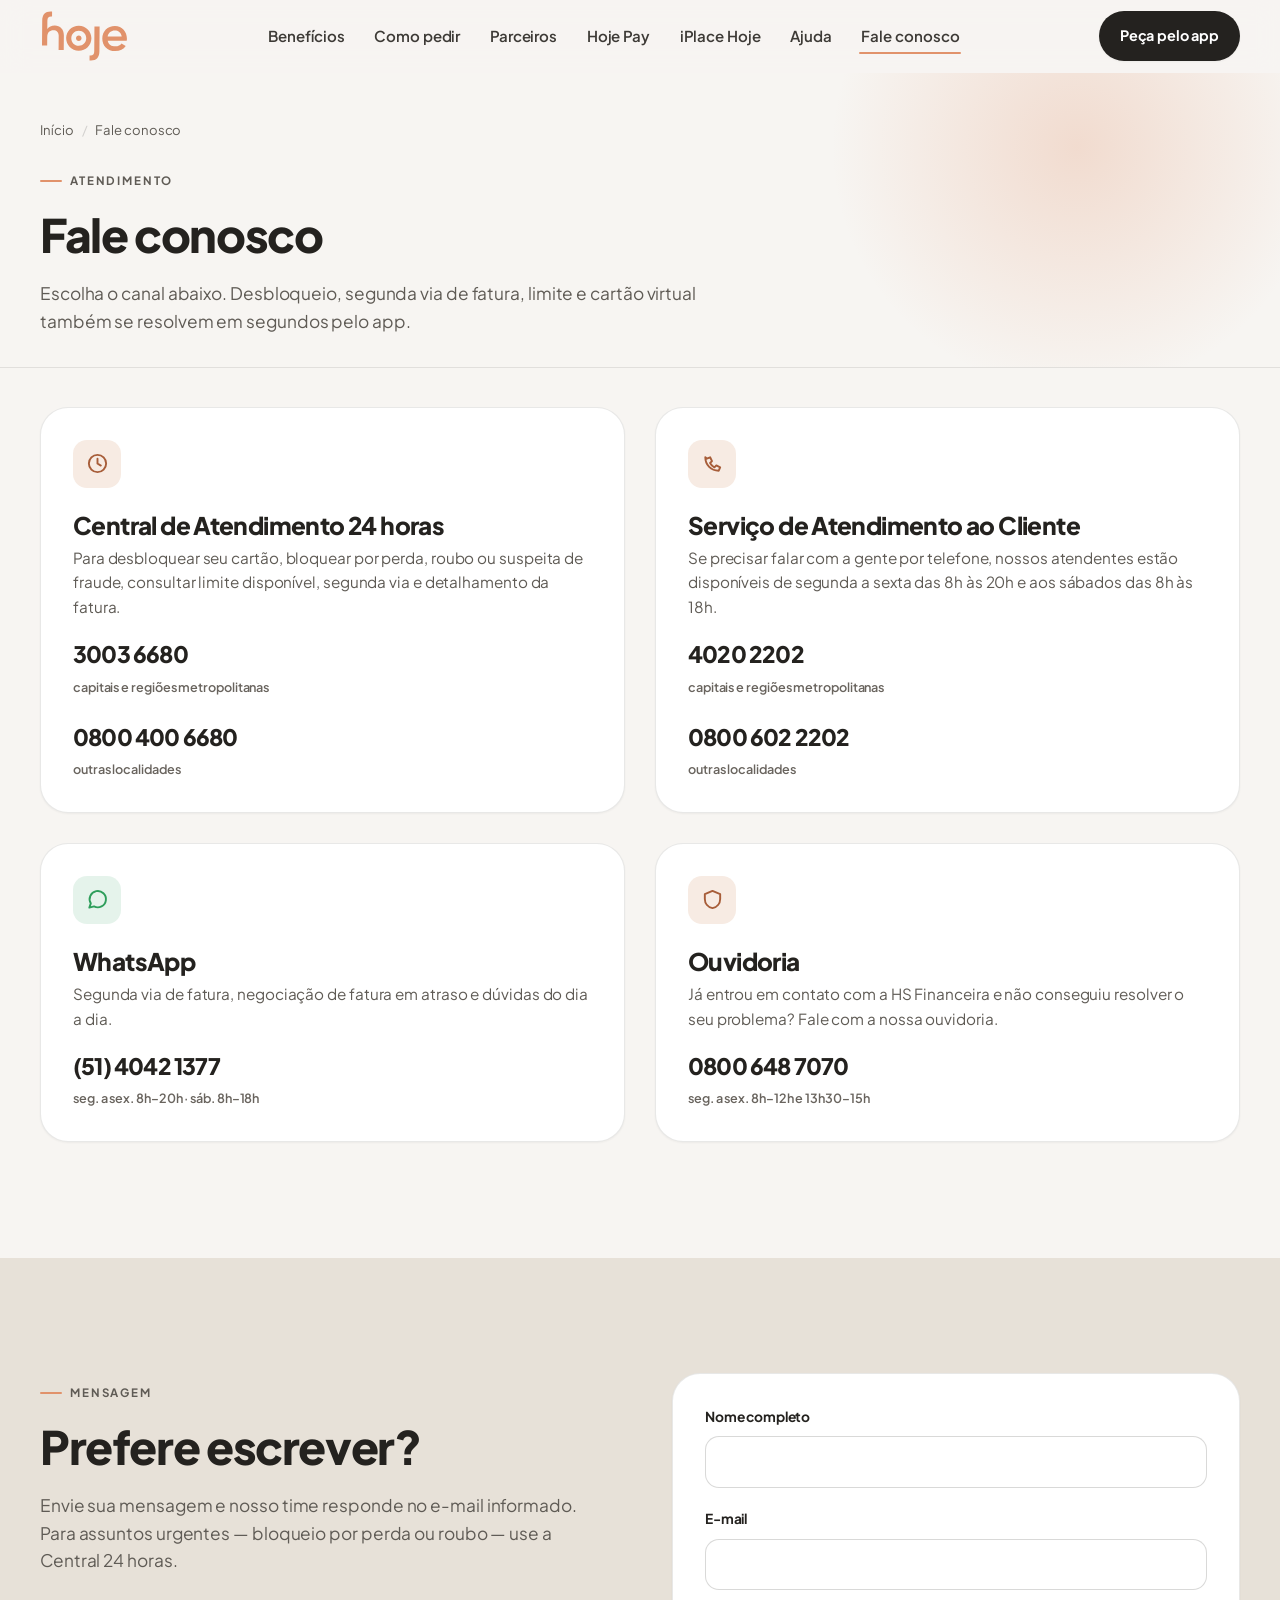
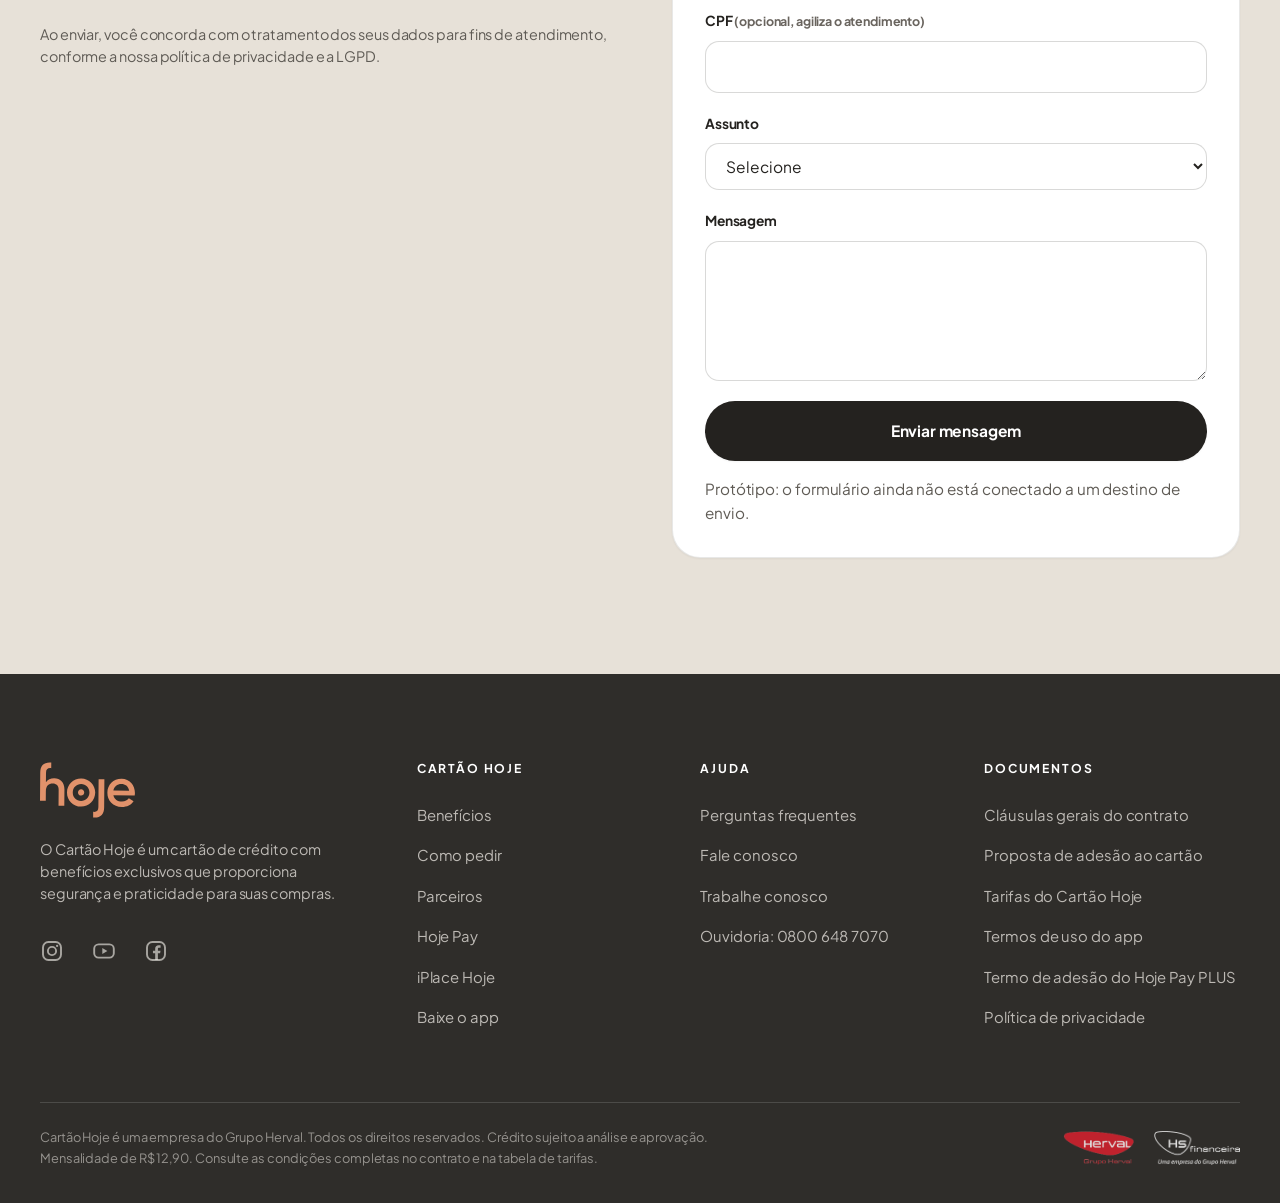
<file: fale-conosco/index.html>
<!doctype html>
<html lang="pt-BR" class="no-js">
<head>
<meta charset="utf-8">
<meta name="viewport" content="width=device-width, initial-scale=1">
<title>Fale conosco | Cartão Hoje — telefones, WhatsApp e ouvidoria</title>
<meta name="description" content="Central de Atendimento 24 horas 0800 400 6680, SAC 0800 602 2202, WhatsApp (51) 4042 1377 e Ouvidoria 0800 648 7070 do Cartão Hoje.">
<link rel="canonical" href="https://cartaohoje.com.br/fale-conosco/">
<link rel="alternate" hreflang="pt-BR" href="https://cartaohoje.com.br/fale-conosco/">
<link rel="alternate" hreflang="x-default" href="https://cartaohoje.com.br/fale-conosco/">
<meta name="robots" content="index,follow,max-image-preview:large,max-snippet:-1,max-video-preview:-1">
<meta name="theme-color" content="#F7F5F2">

<meta property="og:type" content="website">
<meta property="og:locale" content="pt_BR">
<meta property="og:site_name" content="Cartão Hoje">
<meta property="og:title" content="Fale conosco | Cartão Hoje">
<meta property="og:description" content="Telefones, WhatsApp e ouvidoria do Cartão Hoje.">
<meta property="og:url" content="https://cartaohoje.com.br/fale-conosco/">
<meta property="og:image" content="https://cartaohoje.com.br/assets/img/og/fale-conosco.jpg">
<meta property="og:image:secure_url" content="https://cartaohoje.com.br/assets/img/og/fale-conosco.jpg">
<meta property="og:image:type" content="image/jpeg">
<meta property="og:image:width" content="1200">
<meta property="og:image:height" content="630">
<meta property="og:image:alt" content="Canais de atendimento do Cartão Hoje">

<meta name="twitter:card" content="summary_large_image">
<meta name="twitter:title" content="Fale conosco | Cartão Hoje">
<meta name="twitter:description" content="Telefones, WhatsApp e ouvidoria do Cartão Hoje.">
<meta name="twitter:image" content="https://cartaohoje.com.br/assets/img/og/fale-conosco.jpg">
<meta name="twitter:image:alt" content="Canais de atendimento do Cartão Hoje">

<link rel="icon" href="../assets/img/marca/logo/simbolo-laranja.svg" type="image/svg+xml">
<link rel="icon" href="../assets/img/marca/icon-32.png" sizes="32x32" type="image/png">
<link rel="apple-touch-icon" href="../assets/img/marca/apple-touch-icon.png">
<link rel="manifest" href="../site.webmanifest">

<link rel="preconnect" href="https://fonts.googleapis.com">
<link rel="preconnect" href="https://fonts.gstatic.com" crossorigin>
<link rel="stylesheet" href="https://fonts.googleapis.com/css2?family=Plus+Jakarta+Sans:wght@400;500;600;700;800&display=swap">
<link rel="stylesheet" href="../assets/css/hoje.css">
</head>
<body>
<a class="skip" href="#conteudo">Pular para o conteúdo</a>
<header class="hdr">
  <div class="shell hdr__in">
    <a class="brand" href="../index.html" aria-label="Cartão Hoje — página inicial">
      <img src="../assets/img/marca/logo/hoje-laranja.svg" alt="Cartão Hoje" width="85" height="50">
    </a>
    <nav class="nav" aria-label="Principal">
      <a href="../index.html#beneficios">Benefícios</a>
      <a href="../index.html#pedir">Como pedir</a>
      <a href="../index.html#parceiros">Parceiros</a>
      <a href="../hoje-pay/index.html">Hoje Pay</a>
      <a href="../iplace-hoje/index.html">iPlace Hoje</a>
      <a href="../perguntas-frequentes/index.html">Ajuda</a>
      <a href="../fale-conosco/index.html" aria-current="page">Fale conosco</a>
    </nav>
    <div class="hdr__cta">
      <a class="btn btn--sm" href="../baixar-o-app/index.html">Peça pelo app</a>
      <button class="burger" type="button" aria-expanded="false" aria-controls="menu-mobile">
        <span class="sr">Abrir menu</span><i></i>
      </button>
    </div>
  </div>
  <div class="mnav" id="menu-mobile">
    <a href="../index.html#beneficios">Benefícios</a>
    <a href="../index.html#pedir">Como pedir</a>
    <a href="../index.html#parceiros">Parceiros</a>
    <a href="../hoje-pay/index.html">Hoje Pay</a>
    <a href="../iplace-hoje/index.html">iPlace Hoje</a>
    <a href="../perguntas-frequentes/index.html">Perguntas frequentes</a>
    <a href="../fale-conosco/index.html">Fale conosco</a>
    <a href="../trabalhe-conosco/index.html">Trabalhe conosco</a>
    <a class="btn" href="../baixar-o-app/index.html">Peça pelo app</a>
  </div>
</header>

<main id="conteudo">

<section class="phero phero--compact">
  <div class="phero__glow" aria-hidden="true"></div>
  <div class="shell phero__in">
    <nav class="crumbs" aria-label="Trilha de navegação">
      <ol><li><a href="../index.html">Início</a></li><li>Fale conosco</li></ol>
    </nav>
    <p class="eyebrow">Atendimento</p>
    <h1 class="h2">Fale conosco</h1>
    <p class="lead">Escolha o canal abaixo. Desbloqueio, segunda via de fatura, limite e cartão virtual também se resolvem em segundos pelo app.</p>
  </div>
</section>

<section class="section section--flush">
  <div class="shell">
    <div class="grid cols-2">

      <article class="card rv">
        <span class="card__ic"><svg viewBox="0 0 24 24" fill="none" aria-hidden="true"><circle cx="12" cy="12" r="9" stroke="currentColor" stroke-width="2"/><path d="M12 7v5l3.5 2.2" stroke="currentColor" stroke-width="2" stroke-linecap="round"/></svg></span>
        <h2 class="h3">Central de Atendimento 24 horas</h2>
        <p>Para desbloquear seu cartão, bloquear por perda, roubo ou suspeita de fraude, consultar limite disponível, segunda via e detalhamento da fatura.</p>
        <strong class="ch__num"><a href="tel:30036680">3003 6680</a></strong>
        <span class="ch__hint">capitais e regiões metropolitanas</span>
        <strong class="ch__num"><a href="tel:08004006680">0800 400 6680</a></strong>
        <span class="ch__hint">outras localidades</span>
      </article>

      <article class="card rv">
        <span class="card__ic"><svg viewBox="0 0 24 24" fill="none" aria-hidden="true"><path d="M4.5 5.5c0 8 6 14 14 14l1.5-3.5-4-2-2 2c-2-1-3.5-2.5-4.5-4.5l2-2-2-4-3.5 1.5Z" stroke="currentColor" stroke-width="2" stroke-linejoin="round"/></svg></span>
        <h2 class="h3">Serviço de Atendimento ao Cliente</h2>
        <p>Se precisar falar com a gente por telefone, nossos atendentes estão disponíveis de segunda a sexta das 8h às 20h e aos sábados das 8h às 18h.</p>
        <strong class="ch__num"><a href="tel:40202202">4020 2202</a></strong>
        <span class="ch__hint">capitais e regiões metropolitanas</span>
        <strong class="ch__num"><a href="tel:08006022202">0800 602 2202</a></strong>
        <span class="ch__hint">outras localidades</span>
      </article>

      <article class="card ch--wa rv">
        <span class="card__ic"><svg viewBox="0 0 24 24" fill="none" aria-hidden="true"><path d="M3.5 20.5 5 16a8.5 8.5 0 1 1 3.4 3.2l-4.9 1.3Z" stroke="currentColor" stroke-width="2" stroke-linejoin="round"/></svg></span>
        <h2 class="h3">WhatsApp</h2>
        <p>Segunda via de fatura, negociação de fatura em atraso e dúvidas do dia a dia.</p>
        <strong class="ch__num"><a href="https://wa.me/555140421377" target="_blank" rel="noopener">(51) 4042 1377</a></strong>
        <span class="ch__hint">seg. a sex. 8h–20h · sáb. 8h–18h</span>
      </article>

      <article class="card rv">
        <span class="card__ic"><svg viewBox="0 0 24 24" fill="none" aria-hidden="true"><path d="M12 3 4 6.5v5c0 4.7 3.2 8.6 8 9.5 4.8-.9 8-4.8 8-9.5v-5L12 3Z" stroke="currentColor" stroke-width="2" stroke-linejoin="round"/></svg></span>
        <h2 class="h3">Ouvidoria</h2>
        <p>Já entrou em contato com a HS Financeira e não conseguiu resolver o seu problema? Fale com a nossa ouvidoria.</p>
        <strong class="ch__num"><a href="tel:08006487070">0800 648 7070</a></strong>
        <span class="ch__hint">seg. a sex. 8h–12h e 13h30–15h</span>
      </article>

    </div>
  </div>
</section>

<section class="section tinted">
  <div class="shell split split--top">
    <div class="rv">
      <p class="eyebrow">Mensagem</p>
      <h2 class="h2">Prefere escrever?</h2>
      <p class="lead">Envie sua mensagem e nosso time responde no e-mail informado. Para assuntos urgentes — bloqueio por perda ou roubo — use a Central 24 horas.</p>
      <p class="small muted mt-l">Ao enviar, você concorda com o tratamento dos seus dados para fins de atendimento, conforme a nossa política de privacidade e a LGPD.</p>
    </div>

    <div class="card rv">
      <form action="#" method="post" novalidate>
        <div class="field">
          <label for="nome">Nome completo</label>
          <input id="nome" name="nome" type="text" autocomplete="name" required>
        </div>
        <div class="field">
          <label for="email">E-mail</label>
          <input id="email" name="email" type="email" autocomplete="email" required>
        </div>
        <div class="field">
          <label for="cpf">CPF <span class="hint">(opcional, agiliza o atendimento)</span></label>
          <input id="cpf" name="cpf" type="text" inputmode="numeric" autocomplete="off">
        </div>
        <div class="field">
          <label for="assunto">Assunto</label>
          <select id="assunto" name="assunto" required>
            <option value="">Selecione</option>
            <option>Solicitação de cartão</option>
            <option>Fatura e pagamento</option>
            <option>Contestação de compra</option>
            <option>Hoje Pay</option>
            <option>Atualização de dados</option>
            <option>Outro assunto</option>
          </select>
        </div>
        <div class="field">
          <label for="msg">Mensagem</label>
          <textarea id="msg" name="mensagem" required></textarea>
        </div>
        <button class="btn" type="submit" style="width:100%">Enviar mensagem</button>
        <p class="form-note">Protótipo: o formulário ainda não está conectado a um destino de envio.</p>
      </form>
    </div>
  </div>
</section>

</main>
<footer class="ft">
  <div class="shell">
    <div class="ft__grid">
      <div class="ft__brand">
        <img src="../assets/img/marca/logo/hoje-laranja.svg" alt="Cartão Hoje" width="95" height="56">
        <p class="small">O Cartão Hoje é um cartão de crédito com benefícios exclusivos que proporciona segurança e praticidade para suas compras.</p>
        <div class="ft__soc">
          <a href="https://www.instagram.com/hojebr_/" target="_blank" rel="noopener" aria-label="Instagram"><svg viewBox="0 0 24 24" fill="none" aria-hidden="true"><rect x="3" y="3" width="18" height="18" rx="5.4" stroke="currentColor" stroke-width="1.9"/><circle cx="12" cy="12" r="4.1" stroke="currentColor" stroke-width="1.9"/><circle cx="17.1" cy="6.9" r="1.15" fill="currentColor"/></svg></a>
          <a href="https://www.youtube.com/@cartaohoje" target="_blank" rel="noopener" aria-label="YouTube"><svg viewBox="0 0 24 24" fill="none" aria-hidden="true"><rect x="2.2" y="5.4" width="19.6" height="13.2" rx="4.4" stroke="currentColor" stroke-width="1.9"/><path d="m10.3 9.1 5.1 2.9-5.1 2.9V9.1Z" fill="currentColor"/></svg></a>
          <a href="https://www.facebook.com/cartaohoje" target="_blank" rel="noopener" aria-label="Facebook"><svg viewBox="0 0 24 24" fill="none" aria-hidden="true"><rect x="3" y="3" width="18" height="18" rx="5.4" stroke="currentColor" stroke-width="1.9"/><path d="M13.9 21v-6.7h2.2l.42-2.62H13.9V9.98c0-.76.21-1.28 1.3-1.28h1.39V6.36c-.24-.03-1.07-.1-2.03-.1-2.01 0-3.38 1.23-3.38 3.48v1.94H8.96v2.62h2.22V21h2.72Z" fill="currentColor"/></svg></a>
        </div>
      </div>

      <div>
        <h4>Cartão Hoje</h4>
        <ul>
          <li><a href="../index.html#beneficios">Benefícios</a></li>
          <li><a href="../index.html#pedir">Como pedir</a></li>
          <li><a href="../index.html#parceiros">Parceiros</a></li>
          <li><a href="../hoje-pay/index.html">Hoje Pay</a></li>
          <li><a href="../iplace-hoje/index.html">iPlace Hoje</a></li>
          <li><a href="../baixar-o-app/index.html">Baixe o app</a></li>
        </ul>
      </div>

      <div>
        <h4>Ajuda</h4>
        <ul>
          <li><a href="../perguntas-frequentes/index.html">Perguntas frequentes</a></li>
          <li><a href="../fale-conosco/index.html" aria-current="page">Fale conosco</a></li>
          <li><a href="../trabalhe-conosco/index.html">Trabalhe conosco</a></li>
          <li><a href="tel:08006487070">Ouvidoria: 0800 648 7070</a></li>
        </ul>
      </div>

      <div>
        <h4>Documentos</h4>
        <ul>
          <li><a href="../assets/docs/clausulas-gerais-do-contrato.pdf" target="_blank" rel="noopener">Cláusulas gerais do contrato</a></li>
          <li><a href="../assets/docs/proposta-de-adesao-ao-cartao.pdf" target="_blank" rel="noopener">Proposta de adesão ao cartão</a></li>
          <li><a href="../assets/docs/tarifas-cartao-hoje.pdf" target="_blank" rel="noopener">Tarifas do Cartão Hoje</a></li>
          <li><a href="../assets/docs/termos-de-uso-do-app.pdf" target="_blank" rel="noopener">Termos de uso do app</a></li>
          <li><a href="../assets/docs/termo-de-adesao-hojepay-plus.pdf" target="_blank" rel="noopener">Termo de adesão do Hoje Pay PLUS</a></li>
          <li><a href="../politica-de-privacidade/index.html">Política de privacidade</a></li>
        </ul>
      </div>
    </div>

    <div class="ft__legal">
      <p>Cartão Hoje é uma empresa do Grupo Herval. Todos os direitos reservados. Crédito sujeito a análise e aprovação. Mensalidade de R$ 12,90. Consulte as condições completas no contrato e na tabela de tarifas.</p>
      <div class="ft__co">
        <a href="https://www.herval.com.br/" target="_blank" rel="noopener" aria-label="Site do Grupo Herval"><img src="../assets/img/marca/grupo-herval.png" alt="Grupo Herval" width="167" height="80" loading="lazy"></a>
        <a href="https://hsfinanceira.com.br/" target="_blank" rel="noopener" aria-label="Site da HS Financeira"><img src="../assets/img/marca/hs-financeira.png" alt="HS Financeira" width="180" height="71" loading="lazy"></a>
      </div>
    </div>
  </div>
</footer>
<script src="../assets/js/hoje.js" defer></script>

<script type="application/ld+json">
{
  "@context": "https://schema.org",
  "@graph": [
    {
      "@type": "Organization",
      "@id": "https://cartaohoje.com.br/#organizacao",
      "name": "Cartão Hoje",
      "alternateName": [
        "Hoje",
        "Cartão Hoje HS Financeira"
      ],
      "legalName": "HS Financeira S.A. — Crédito, Financiamento e Investimento",
      "description": "Emissora do Cartão Hoje, cartão de crédito Visa internacional solicitado pelo aplicativo, sem necessidade de abrir conta em banco. A HS Financeira é a instituição financeira do Grupo Herval.",
      "url": "https://cartaohoje.com.br/",
      "logo": {
        "@type": "ImageObject",
        "@id": "https://cartaohoje.com.br/#logo",
        "url": "https://cartaohoje.com.br/assets/img/marca/logo-hoje.png",
        "contentUrl": "https://cartaohoje.com.br/assets/img/marca/logo-hoje.png",
        "width": 512,
        "height": 301,
        "caption": "Cartão Hoje"
      },
      "image": {
        "@id": "https://cartaohoje.com.br/#logo"
      },
      "slogan": "O amanhã começa hoje",
      "naics": "522210",
      "taxID": "07.512.441/0001-11",
      "identifier": [
        {
          "@type": "PropertyValue",
          "propertyID": "CNPJ",
          "value": "07.512.441/0001-11"
        }
      ],
      "address": {
        "@type": "PostalAddress",
        "streetAddress": "BR-116, nº 7070, Sala 14, Portal da Serra",
        "addressLocality": "Dois Irmãos",
        "addressRegion": "RS",
        "postalCode": "93950-000",
        "addressCountry": "BR"
      },
      "areaServed": {
        "@type": "Country",
        "name": "Brasil"
      },
      "knowsLanguage": "pt-BR",
      "parentOrganization": {
        "@type": "Organization",
        "name": "Grupo Herval",
        "url": "https://www.herval.com.br/",
        "foundingDate": "1959"
      },
      "sameAs": [
        "https://www.instagram.com/hojebr_/",
        "https://www.youtube.com/@cartaohoje",
        "https://www.facebook.com/cartaohoje",
        "https://hsfinanceira.com.br/"
      ],
      "contactPoint": [
        {
          "@type": "ContactPoint",
          "telephone": "+55-800-400-6680",
          "contactType": "customer service",
          "name": "Central de Atendimento 24 horas",
          "areaServed": "BR",
          "availableLanguage": "Portuguese",
          "hoursAvailable": {
            "@type": "OpeningHoursSpecification",
            "dayOfWeek": [
              "Monday",
              "Tuesday",
              "Wednesday",
              "Thursday",
              "Friday",
              "Saturday",
              "Sunday"
            ],
            "opens": "00:00",
            "closes": "23:59"
          }
        },
        {
          "@type": "ContactPoint",
          "telephone": "+55-800-602-2202",
          "contactType": "customer support",
          "name": "Serviço de Atendimento ao Cliente",
          "areaServed": "BR",
          "availableLanguage": "Portuguese",
          "hoursAvailable": [
            {
              "@type": "OpeningHoursSpecification",
              "dayOfWeek": [
                "Monday",
                "Tuesday",
                "Wednesday",
                "Thursday",
                "Friday"
              ],
              "opens": "08:00",
              "closes": "20:00"
            },
            {
              "@type": "OpeningHoursSpecification",
              "dayOfWeek": "Saturday",
              "opens": "08:00",
              "closes": "18:00"
            }
          ]
        },
        {
          "@type": "ContactPoint",
          "telephone": "+55-51-4042-1377",
          "contactType": "customer support",
          "name": "WhatsApp",
          "areaServed": "BR",
          "availableLanguage": "Portuguese",
          "url": "https://wa.me/555140421377"
        },
        {
          "@type": "ContactPoint",
          "telephone": "+55-800-648-7070",
          "contactType": "complaints",
          "name": "Ouvidoria",
          "areaServed": "BR",
          "availableLanguage": "Portuguese"
        }
      ]
    },
    {
      "@type": "WebSite",
      "@id": "https://cartaohoje.com.br/#site",
      "url": "https://cartaohoje.com.br/",
      "name": "Cartão Hoje",
      "description": "Site oficial do Cartão Hoje, cartão de crédito Visa internacional da HS Financeira.",
      "inLanguage": "pt-BR",
      "publisher": {
        "@id": "https://cartaohoje.com.br/#organizacao"
      }
    },
    {
      "@type": [
        "CreditCard",
        "FinancialProduct",
        "Product"
      ],
      "@id": "https://cartaohoje.com.br/#cartao-hoje",
      "name": "Cartão Hoje",
      "description": "Cartão de crédito Visa internacional solicitado pelo aplicativo, com resposta da análise em poucos minutos e sem necessidade de abrir conta em banco. Oferece até 40 dias para pagar, parcelamento em até 24x iguais, pagamento por aproximação e cartão virtual no app.",
      "url": "https://cartaohoje.com.br/",
      "image": "https://cartaohoje.com.br/assets/img/og/home.jpg",
      "category": "Cartão de crédito",
      "provider": {
        "@id": "https://cartaohoje.com.br/#organizacao"
      },
      "areaServed": {
        "@type": "Country",
        "name": "Brasil"
      },
      "contactlessPayment": true,
      "feesAndCommissionsSpecification": "https://cartaohoje.com.br/assets/docs/tarifas-cartao-hoje.pdf",
      "termsOfService": "https://cartaohoje.com.br/assets/docs/clausulas-gerais-do-contrato.pdf",
      "additionalProperty": [
        {
          "@type": "PropertyValue",
          "name": "Bandeira",
          "value": "Visa"
        },
        {
          "@type": "PropertyValue",
          "name": "Abrangência",
          "value": "Internacional — aceito no Brasil e no exterior"
        },
        {
          "@type": "PropertyValue",
          "name": "Mensalidade",
          "value": "R$ 12,90"
        },
        {
          "@type": "PropertyValue",
          "name": "Prazo para pagar",
          "value": "Até 40 dias"
        },
        {
          "@type": "PropertyValue",
          "name": "Parcelamento",
          "value": "Até 24x iguais"
        },
        {
          "@type": "PropertyValue",
          "name": "Pagamento por aproximação",
          "value": "Sim"
        },
        {
          "@type": "PropertyValue",
          "name": "Cartão virtual no app",
          "value": "Sim"
        },
        {
          "@type": "PropertyValue",
          "name": "Necessita conta em banco",
          "value": "Não"
        },
        {
          "@type": "PropertyValue",
          "name": "Idade mínima",
          "value": "18 anos"
        },
        {
          "@type": "PropertyValue",
          "name": "Renda mínima",
          "value": "1 salário mínimo"
        },
        {
          "@type": "PropertyValue",
          "name": "Canal de solicitação",
          "value": "Aplicativo Hoje, para iPhone e Android"
        },
        {
          "@type": "PropertyValue",
          "name": "Prazo da análise de crédito",
          "value": "Poucos minutos"
        },
        {
          "@type": "PropertyValue",
          "name": "Nova tentativa após recusa",
          "value": "90 dias"
        }
      ],
      "offers": {
        "@type": "Offer",
        "url": "https://cartaohoje.com.br/baixar-o-app/",
        "price": "12.90",
        "priceCurrency": "BRL",
        "availability": "https://schema.org/InStock",
        "areaServed": {
          "@type": "Country",
          "name": "Brasil"
        },
        "seller": {
          "@id": "https://cartaohoje.com.br/#organizacao"
        },
        "priceSpecification": {
          "@type": "UnitPriceSpecification",
          "price": "12.90",
          "priceCurrency": "BRL",
          "name": "Mensalidade",
          "billingIncrement": 1,
          "unitCode": "MON",
          "valueAddedTaxIncluded": true
        }
      }
    },
    {
      "@type": "BreadcrumbList",
      "@id": "https://cartaohoje.com.br/fale-conosco/#trilha",
      "itemListElement": [
        {
          "@type": "ListItem",
          "position": 1,
          "name": "Início",
          "item": "https://cartaohoje.com.br/"
        },
        {
          "@type": "ListItem",
          "position": 2,
          "name": "Fale conosco",
          "item": "https://cartaohoje.com.br/fale-conosco/"
        }
      ]
    },
    {
      "@type": "ContactPage",
      "@id": "https://cartaohoje.com.br/fale-conosco/#pagina",
      "url": "https://cartaohoje.com.br/fale-conosco/",
      "name": "Fale conosco | Cartão Hoje — telefones, WhatsApp e ouvidoria",
      "description": "Central de Atendimento 24 horas 0800 400 6680, SAC 0800 602 2202, WhatsApp (51) 4042 1377 e Ouvidoria 0800 648 7070 do Cartão Hoje.",
      "isPartOf": {
        "@id": "https://cartaohoje.com.br/#site"
      },
      "about": {
        "@id": "https://cartaohoje.com.br/#cartao-hoje"
      },
      "inLanguage": "pt-BR",
      "primaryImageOfPage": {
        "@type": "ImageObject",
        "url": "https://cartaohoje.com.br/assets/img/og/fale-conosco.jpg",
        "width": 1200,
        "height": 630
      },
      "datePublished": "2026-09-14",
      "dateModified": "2026-09-14",
      "publisher": {
        "@id": "https://cartaohoje.com.br/#organizacao"
      },
      "breadcrumb": {
        "@id": "https://cartaohoje.com.br/fale-conosco/#trilha"
      },
      "mainEntity": {
        "@id": "https://cartaohoje.com.br/#organizacao"
      }
    }
  ]
}
</script>
</body>
</html>
</file>
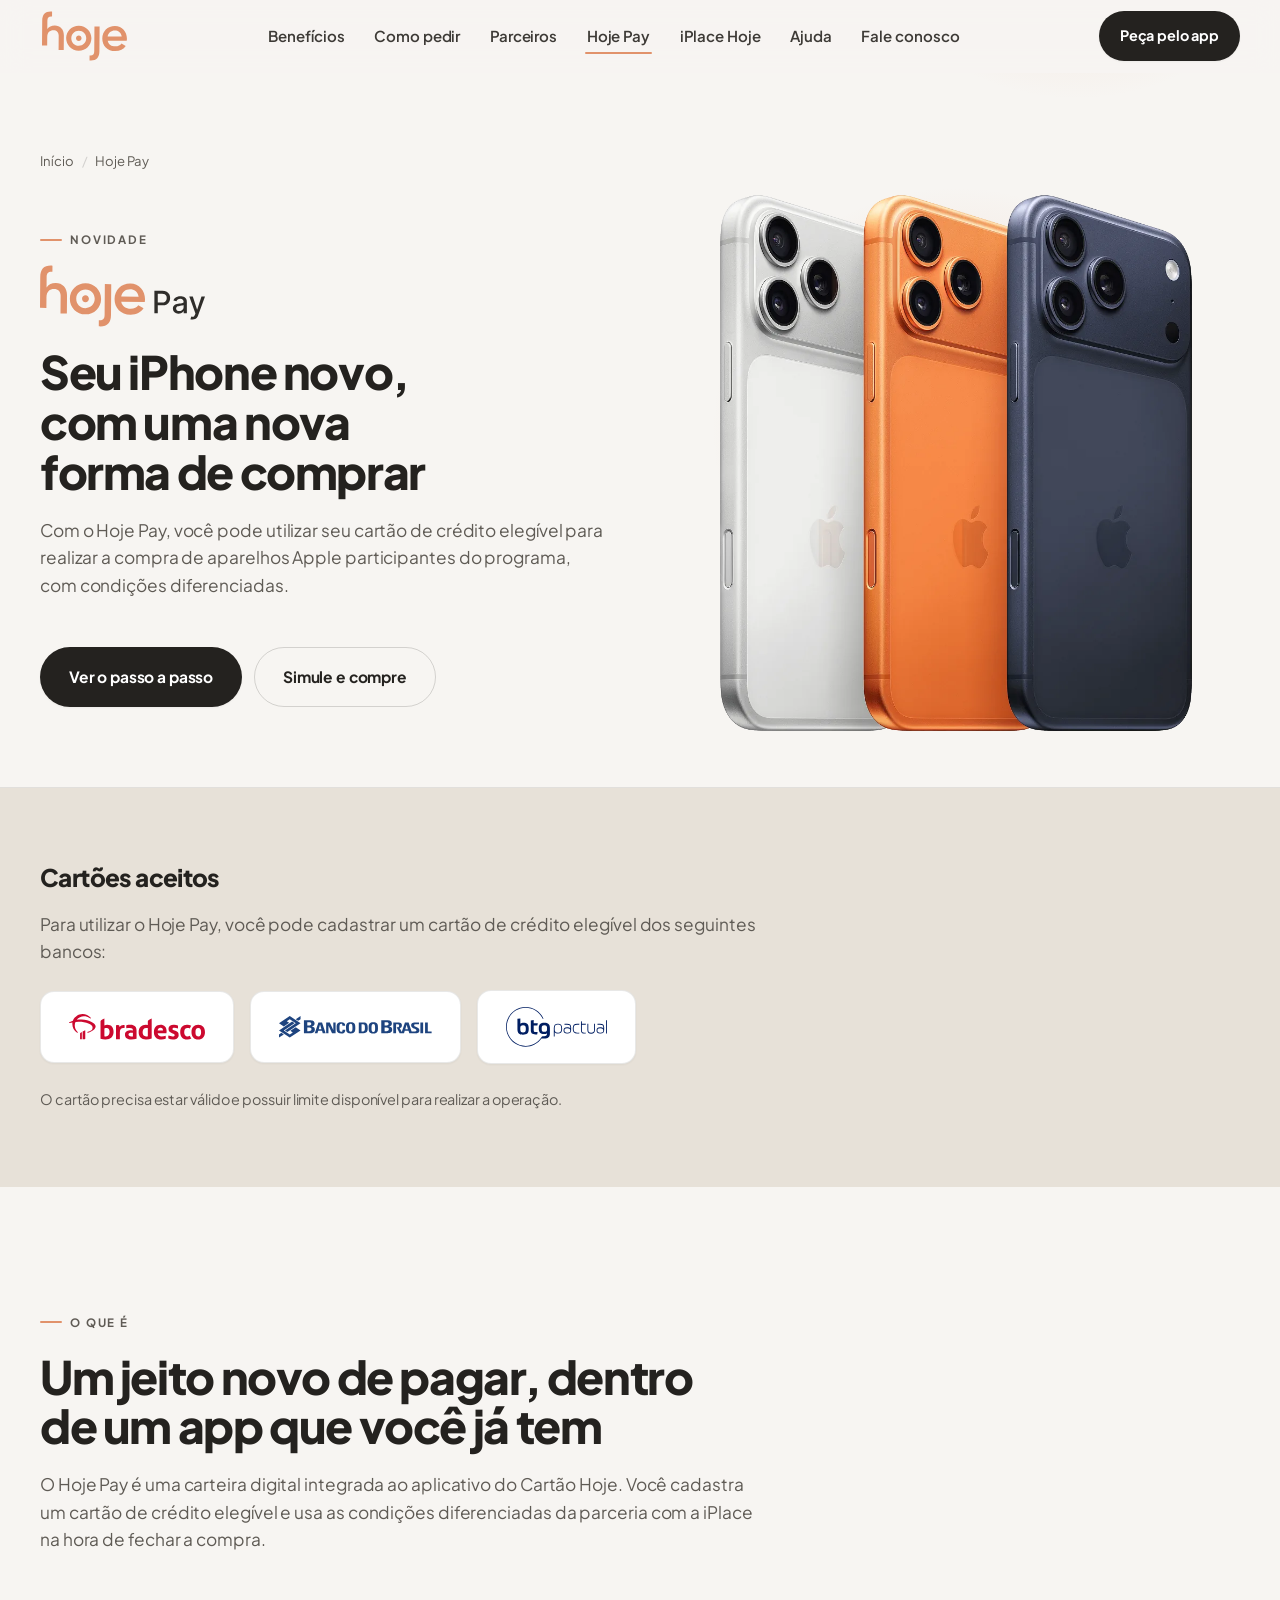
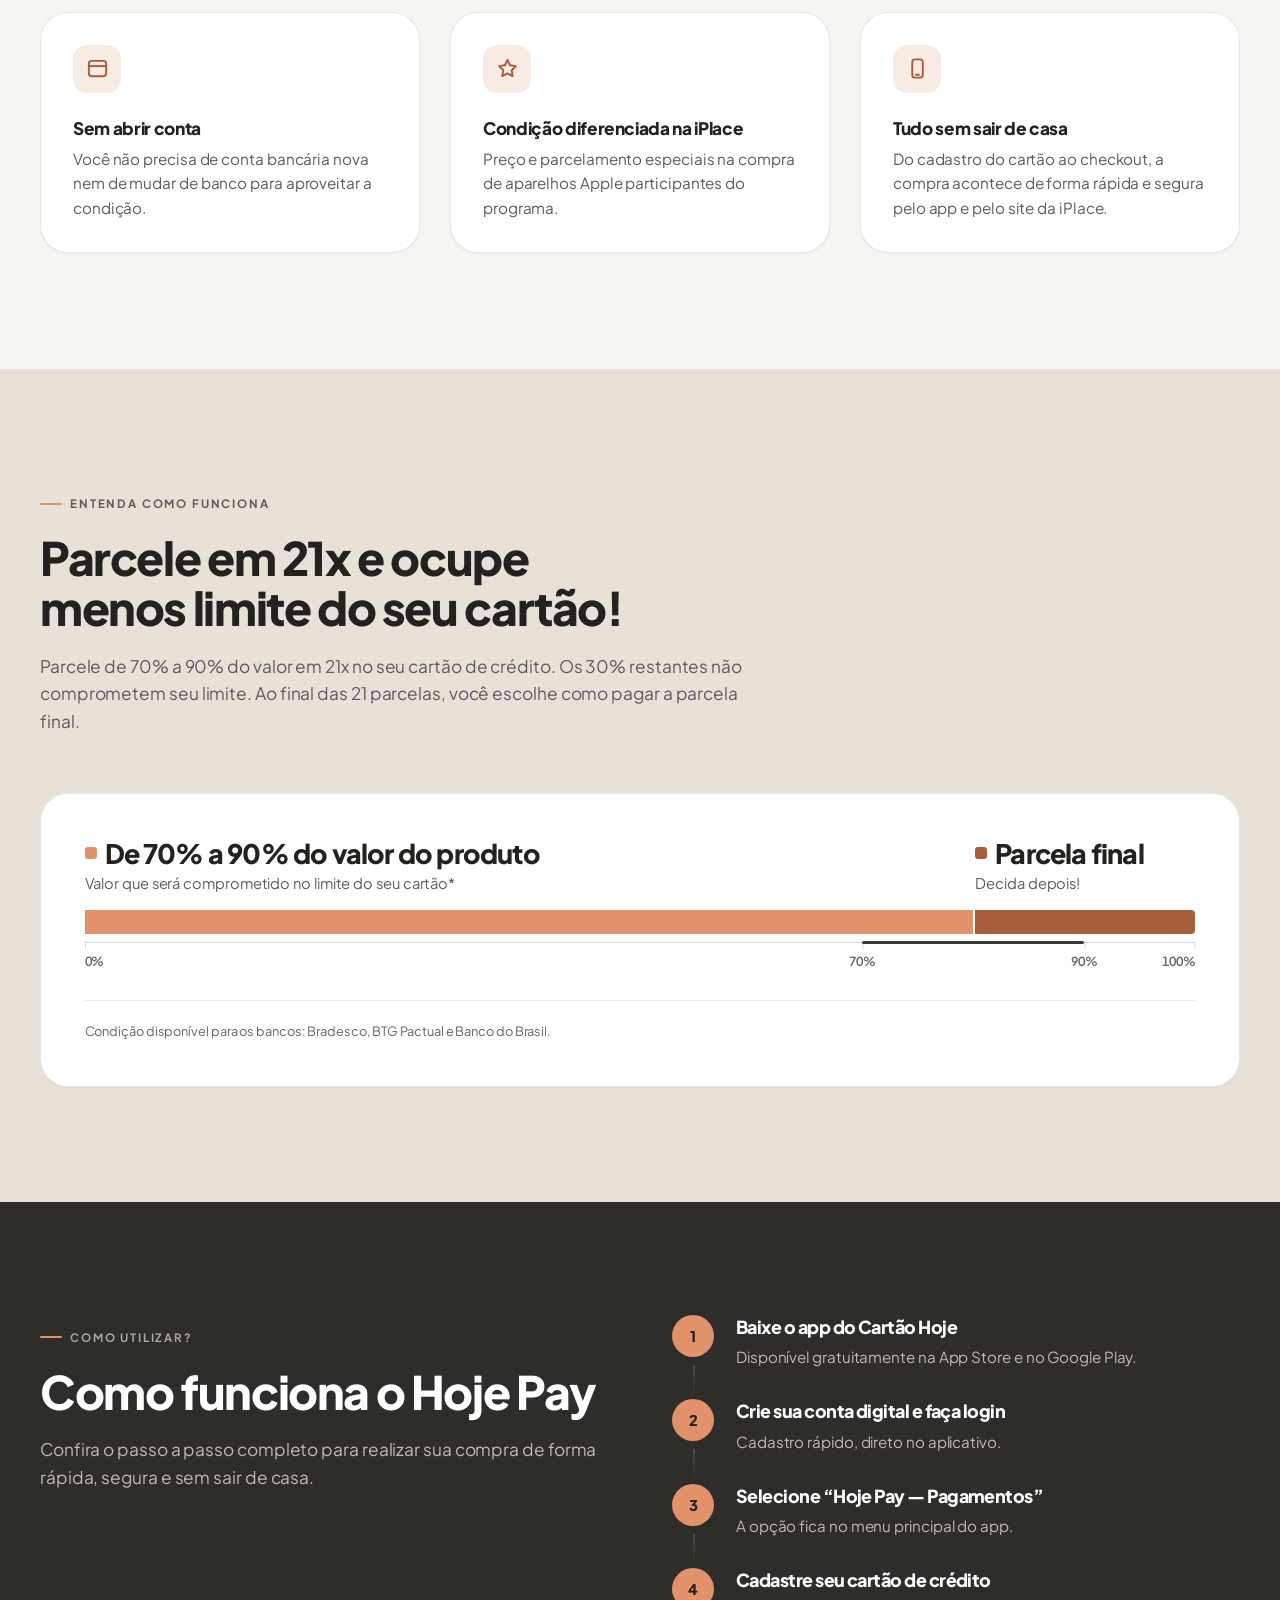
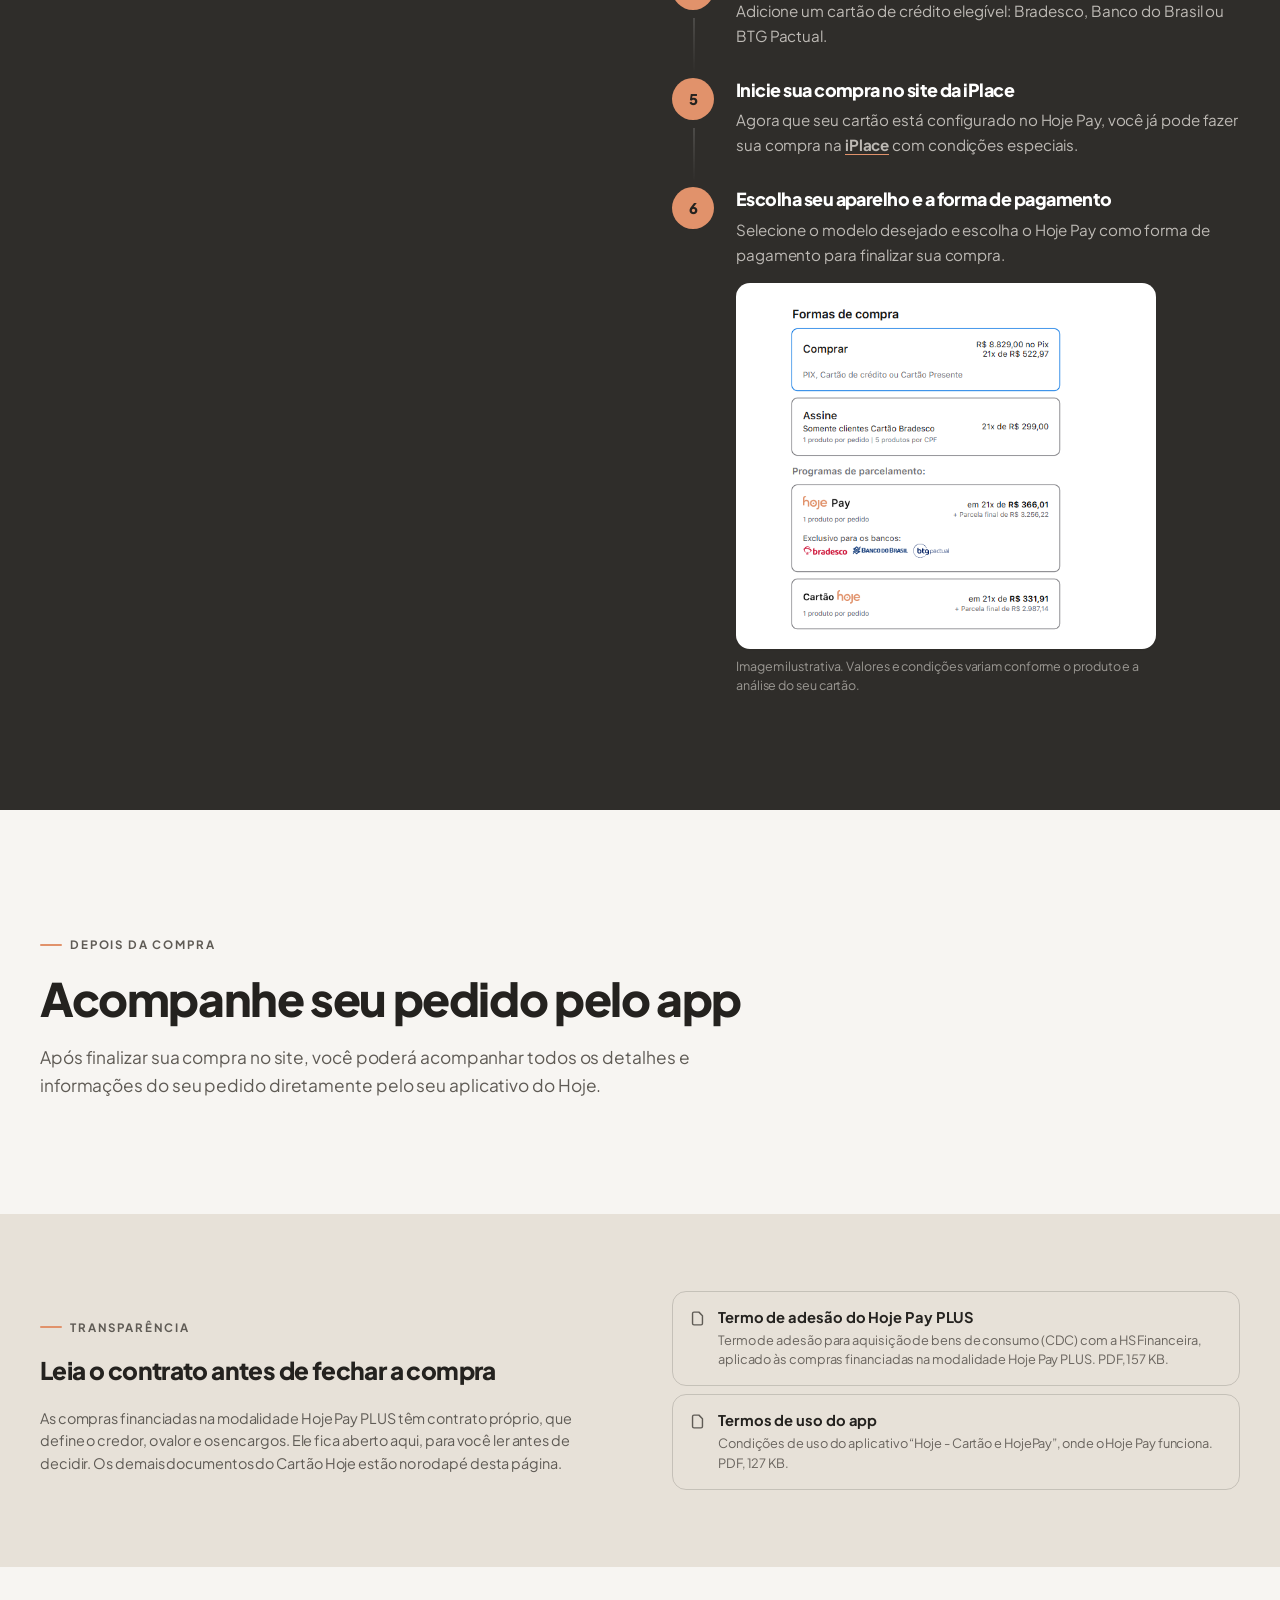
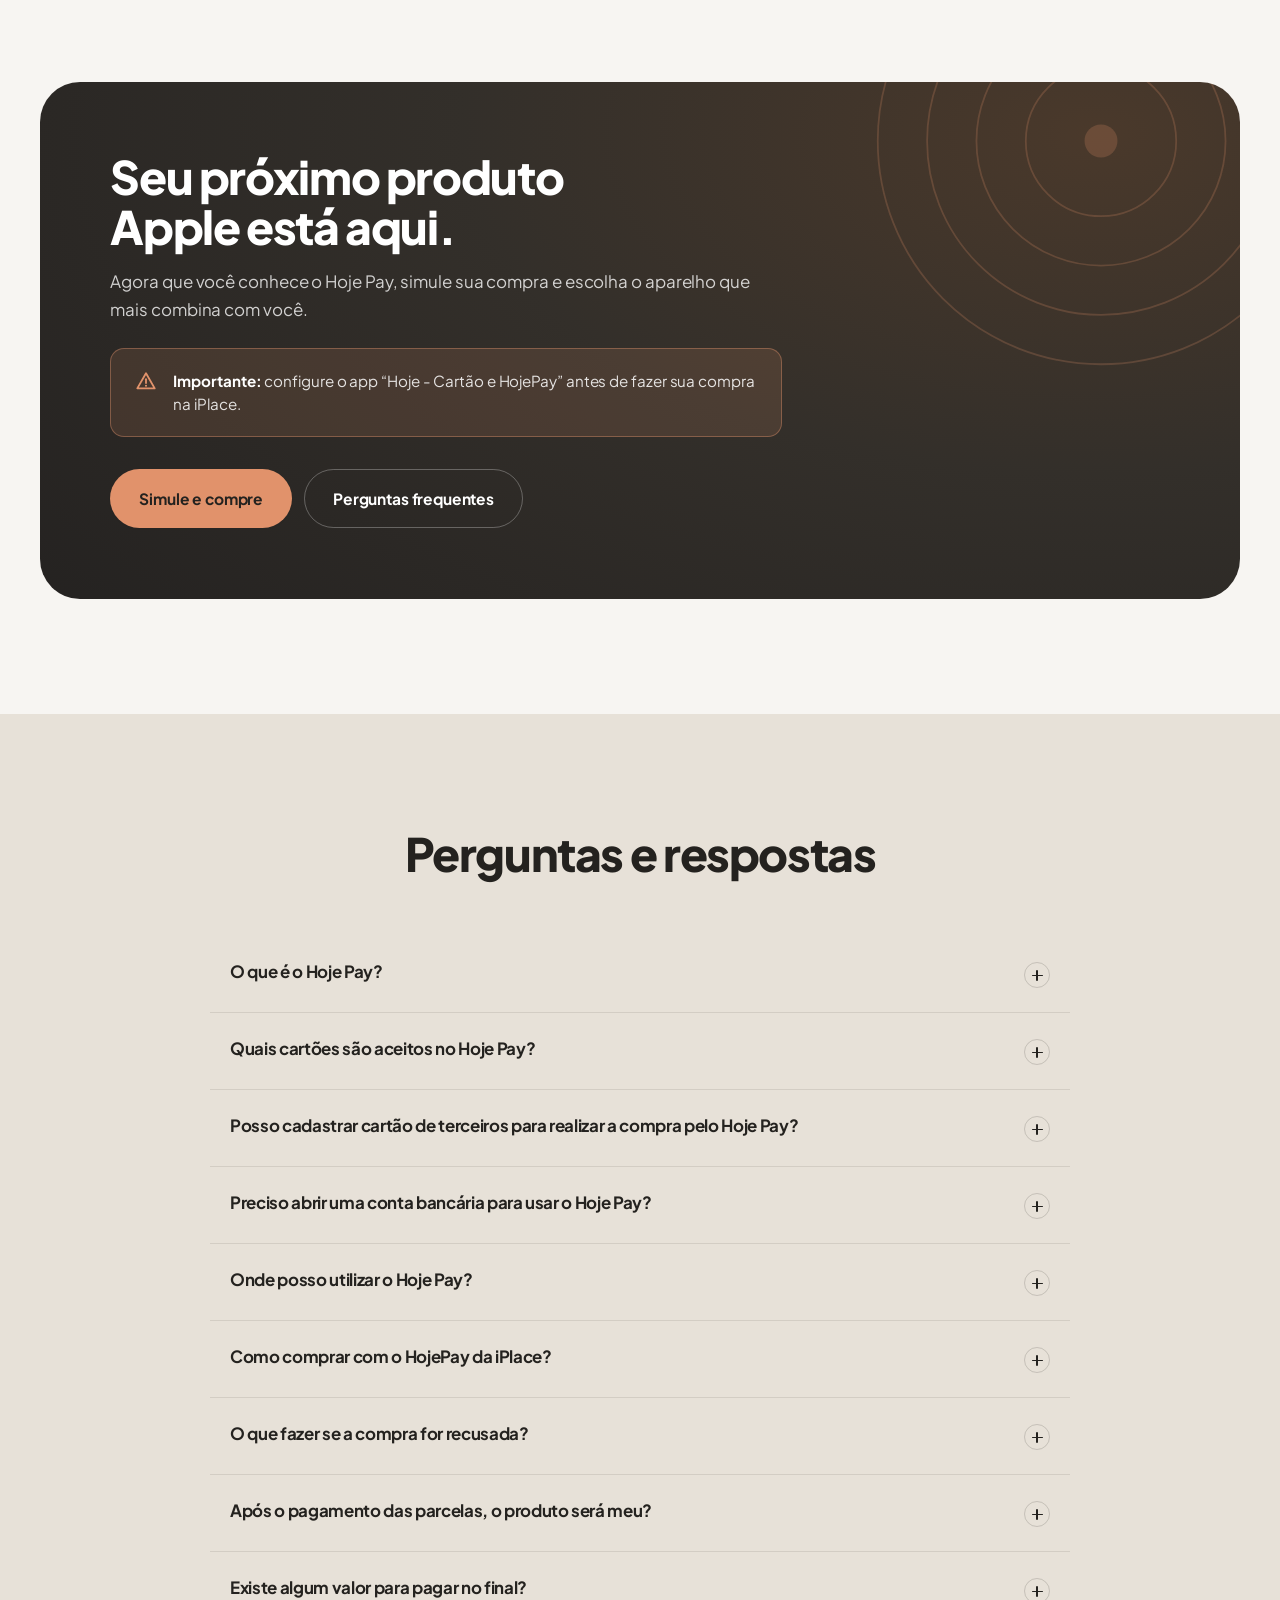
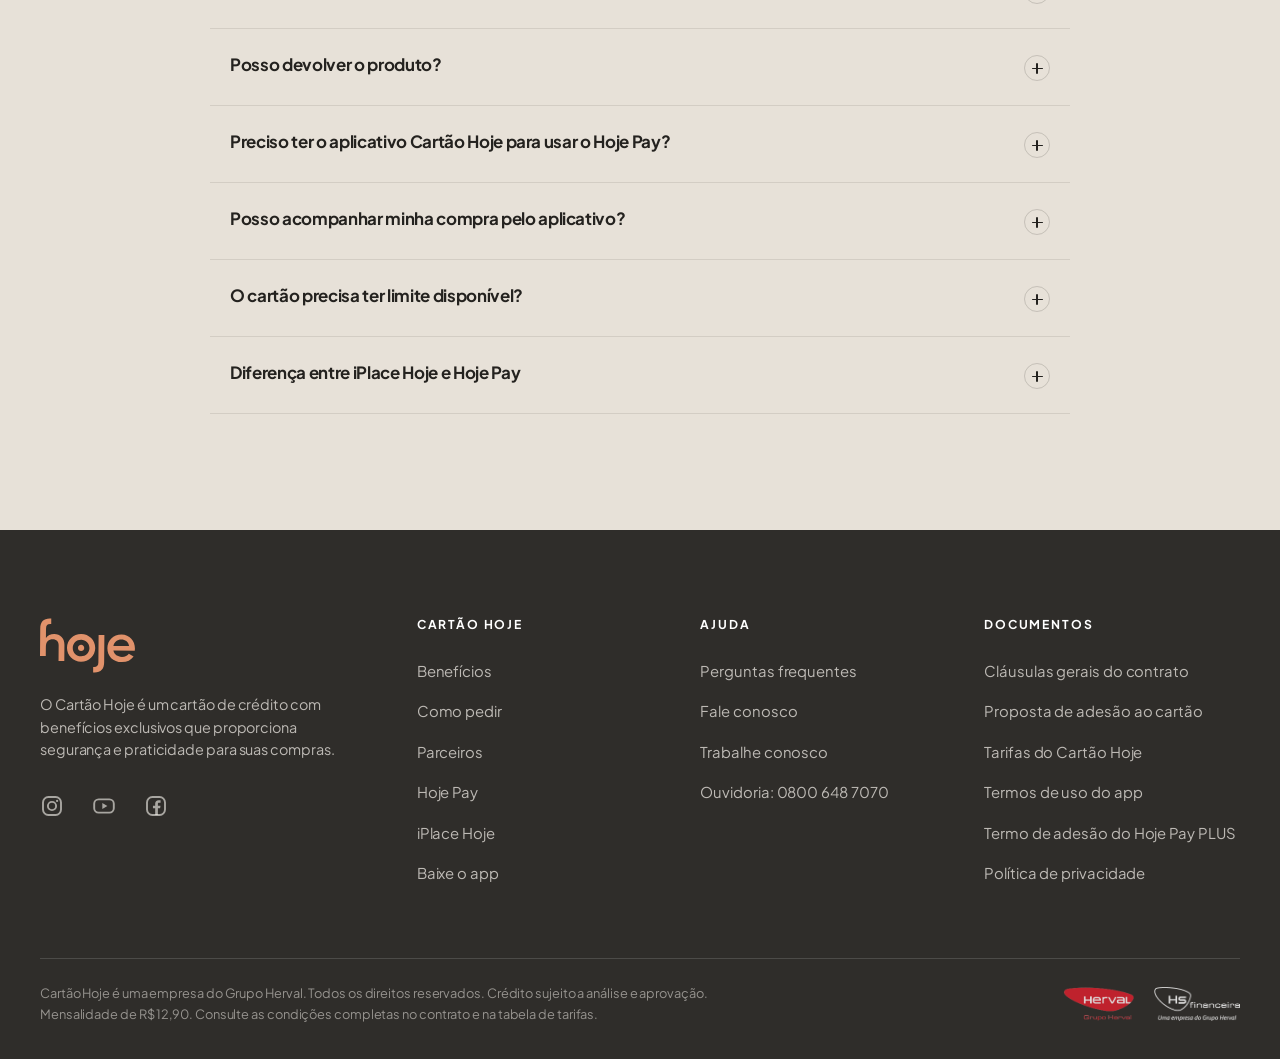
<file: hoje-pay/index.html>
<!doctype html>
<html lang="pt-BR" class="no-js">
<head>
<meta charset="utf-8">
<meta name="viewport" content="width=device-width, initial-scale=1">
<title>Hoje Pay | Carteira digital para comprar na iPlace</title>
<meta name="description" content="O Hoje Pay é a carteira digital do app Cartão Hoje: use um cartão Bradesco, Banco do Brasil ou BTG Pactual para comprar Apple na iPlace com condições especiais.">
<link rel="canonical" href="https://cartaohoje.com.br/hoje-pay/">
<link rel="alternate" hreflang="pt-BR" href="https://cartaohoje.com.br/hoje-pay/">
<link rel="alternate" hreflang="x-default" href="https://cartaohoje.com.br/hoje-pay/">
<meta name="robots" content="index,follow,max-image-preview:large,max-snippet:-1,max-video-preview:-1">
<meta name="theme-color" content="#F7F5F2">

<meta property="og:type" content="website">
<meta property="og:locale" content="pt_BR">
<meta property="og:site_name" content="Cartão Hoje">
<meta property="og:title" content="Hoje Pay | Carteira digital do Cartão Hoje">
<meta property="og:description" content="Compre aparelhos Apple na iPlace com o seu cartão de crédito elegível pelo app do Cartão Hoje, com condições diferenciadas.">
<meta property="og:url" content="https://cartaohoje.com.br/hoje-pay/">
<meta property="og:image" content="https://cartaohoje.com.br/assets/img/og/hoje-pay.jpg">
<meta property="og:image:secure_url" content="https://cartaohoje.com.br/assets/img/og/hoje-pay.jpg">
<meta property="og:image:type" content="image/jpeg">
<meta property="og:image:width" content="1200">
<meta property="og:image:height" content="630">
<meta property="og:image:alt" content="Hoje Pay — carteira digital do Cartão Hoje">

<meta name="twitter:card" content="summary_large_image">
<meta name="twitter:title" content="Hoje Pay | Carteira digital do Cartão Hoje">
<meta name="twitter:description" content="Compre aparelhos Apple na iPlace com o seu cartão de crédito elegível pelo app do Cartão Hoje, com condições diferenciadas.">
<meta name="twitter:image" content="https://cartaohoje.com.br/assets/img/og/hoje-pay.jpg">
<meta name="twitter:image:alt" content="Hoje Pay — carteira digital do Cartão Hoje">

<link rel="icon" href="../assets/img/marca/logo/simbolo-laranja.svg" type="image/svg+xml">
<link rel="icon" href="../assets/img/marca/icon-32.png" sizes="32x32" type="image/png">
<link rel="apple-touch-icon" href="../assets/img/marca/apple-touch-icon.png">
<link rel="manifest" href="../site.webmanifest">

<link rel="preconnect" href="https://fonts.googleapis.com">
<link rel="preconnect" href="https://fonts.gstatic.com" crossorigin>
<link rel="stylesheet" href="https://fonts.googleapis.com/css2?family=Plus+Jakarta+Sans:wght@400;500;600;700;800&display=swap">
<link rel="stylesheet" href="../assets/css/hoje.css">
</head>
<body>
<a class="skip" href="#conteudo">Pular para o conteúdo</a>
<header class="hdr">
  <div class="shell hdr__in">
    <a class="brand" href="../index.html" aria-label="Cartão Hoje — página inicial">
      <img src="../assets/img/marca/logo/hoje-laranja.svg" alt="Cartão Hoje" width="85" height="50">
    </a>
    <nav class="nav" aria-label="Principal">
      <a href="../index.html#beneficios">Benefícios</a>
      <a href="../index.html#pedir">Como pedir</a>
      <a href="../index.html#parceiros">Parceiros</a>
      <a href="../hoje-pay/index.html" aria-current="page">Hoje Pay</a>
      <a href="../iplace-hoje/index.html">iPlace Hoje</a>
      <a href="../perguntas-frequentes/index.html">Ajuda</a>
      <a href="../fale-conosco/index.html">Fale conosco</a>
    </nav>
    <div class="hdr__cta">
      <a class="btn btn--sm" href="../baixar-o-app/index.html">Peça pelo app</a>
      <button class="burger" type="button" aria-expanded="false" aria-controls="menu-mobile">
        <span class="sr">Abrir menu</span><i></i>
      </button>
    </div>
  </div>
  <div class="mnav" id="menu-mobile">
    <a href="../index.html#beneficios">Benefícios</a>
    <a href="../index.html#pedir">Como pedir</a>
    <a href="../index.html#parceiros">Parceiros</a>
    <a href="../hoje-pay/index.html">Hoje Pay</a>
    <a href="../iplace-hoje/index.html">iPlace Hoje</a>
    <a href="../perguntas-frequentes/index.html">Perguntas frequentes</a>
    <a href="../fale-conosco/index.html">Fale conosco</a>
    <a href="../trabalhe-conosco/index.html">Trabalhe conosco</a>
    <a class="btn" href="../baixar-o-app/index.html">Peça pelo app</a>
  </div>
</header>

<main id="conteudo">

<section class="phero">
  <div class="phero__glow" aria-hidden="true"></div>
  <div class="shell phero__in">
    <nav class="crumbs" aria-label="Trilha de navegação">
      <ol><li><a href="../index.html">Início</a></li><li>Hoje Pay</li></ol>
    </nav>
    <div class="split" style="align-items:center">
      <div>
        <p class="eyebrow">Novidade</p>
        <span class="lockup lockup--lg"><img src="../assets/img/marca/logo/hojepay-laranja-preto.svg" alt="Hoje Pay" width="556" height="209"></span>
        <h1 class="h2">Seu iPhone novo, com uma nova forma de comprar</h1>
        <p class="lead">Com o Hoje Pay, você pode utilizar seu cartão de crédito elegível para realizar a compra de aparelhos Apple participantes do programa, com condições diferenciadas.</p>
        <div class="btn-row mt-l">
          <a class="btn" href="#como-funciona">Ver o passo a passo</a>
          <a class="btn btn--ghost" href="https://www.iplace.com.br/" target="_blank" rel="noopener">Simule e compre</a>
        </div>
      </div>
      <div class="prod-art">
        <picture>
          <source srcset="../assets/img/foto/iphone-17.webp" type="image/webp">
          <img src="../assets/img/foto/iphone-17.png" width="894" height="1013" alt="Três modelos de iPhone 17 nas cores prata, laranja e azul" fetchpriority="high" decoding="async">
        </picture>
      </div>
    </div>
  </div>
</section>

<section class="section--tight tinted" id="cartoes-aceitos">
  <div class="shell">
    <div class="sec-head sec-head--last rv">
      <h2 class="h3">Cartões aceitos</h2>
      <p class="lead">Para utilizar o Hoje Pay, você pode cadastrar um cartão de crédito elegível dos seguintes bancos:</p>
      <ul class="banks">
        <li><img src="../assets/img/bancos/bradesco.svg" alt="Bradesco" width="240" height="46" loading="lazy"></li>
        <li><img class="bb" src="../assets/img/bancos/bancodobrasil.svg" alt="Banco do Brasil" width="300" height="43" loading="lazy"></li>
        <li><img class="btg" src="../assets/img/bancos/btg.svg" alt="BTG Pactual" width="194" height="77" loading="lazy"></li>
      </ul>
      <p class="small muted mt-m">O cartão precisa estar válido e possuir limite disponível para realizar a operação.</p>
    </div>
  </div>
</section>

<section class="section">
  <div class="shell">
    <div class="sec-head rv">
      <p class="eyebrow">O que é</p>
      <h2 class="h2">Um jeito novo de pagar, dentro de um app que você já tem</h2>
      <p class="lead">O Hoje Pay é uma carteira digital integrada ao aplicativo do Cartão Hoje. Você cadastra um cartão de crédito elegível e usa as condições diferenciadas da parceria com a iPlace na hora de fechar a compra.</p>
    </div>

    <div class="grid cols-3">
      <article class="card rv">
        <span class="card__ic"><svg viewBox="0 0 24 24" fill="none" aria-hidden="true"><rect x="3" y="4" width="18" height="16" rx="3" stroke="currentColor" stroke-width="2"/><path d="M3 9.5h18" stroke="currentColor" stroke-width="2"/></svg></span>
        <h3 class="h4">Sem abrir conta</h3>
        <p>Você não precisa de conta bancária nova nem de mudar de banco para aproveitar a condição.</p>
      </article>
      <article class="card rv">
        <span class="card__ic"><svg viewBox="0 0 24 24" fill="none" aria-hidden="true"><path d="m12 3 2.7 5.6 6.1.9-4.4 4.3 1 6.1-5.4-2.9-5.4 2.9 1-6.1-4.4-4.3 6.1-.9L12 3Z" stroke="currentColor" stroke-width="2" stroke-linejoin="round"/></svg></span>
        <h3 class="h4">Condição diferenciada na iPlace</h3>
        <p>Preço e parcelamento especiais na compra de aparelhos Apple participantes do programa.</p>
      </article>
      <article class="card rv">
        <span class="card__ic"><svg viewBox="0 0 24 24" fill="none" aria-hidden="true"><rect x="6.5" y="2.5" width="11" height="19" rx="3" stroke="currentColor" stroke-width="2"/><path d="M10.5 18.5h3" stroke="currentColor" stroke-width="2" stroke-linecap="round"/></svg></span>
        <h3 class="h4">Tudo sem sair de casa</h3>
        <p>Do cadastro do cartão ao checkout, a compra acontece de forma rápida e segura pelo app e pelo site da iPlace.</p>
      </article>
    </div>
  </div>
</section>

<!-- ============================ PARCELAMENTO ============================ -->
<!-- Mesmo componente .plan do /iplace-hoje/: mudou a marcação lá, muda aqui. -->
<section class="section tinted" id="parcelamento">
  <div class="shell">
    <div class="sec-head rv">
      <p class="eyebrow">Entenda como funciona</p>
      <h2 class="h2">Parcele em 21x e ocupe menos limite do seu cartão!</h2>
      <p class="lead">Parcele de 70% a 90% do valor em 21x no seu cartão de crédito. Os 30% restantes não comprometem seu limite. Ao final das 21 parcelas, você escolhe como pagar a parcela final.</p>
    </div>

    <figure class="plan rv" style="margin:0">
      <div class="plan__chart">
        <div class="plan__legend">
          <p class="plan__k"><strong>De 70% a 90% do valor do produto</strong>Valor que será comprometido no limite do seu cartão*</p>
          <p class="plan__k plan__k--b"><strong>Parcela final</strong>Decida depois!</p>
        </div>
        <div class="plan__bar" aria-hidden="true"><span class="plan__a"></span><span class="plan__b"></span></div>
        <div class="plan__axis" aria-hidden="true">
          <span class="plan__t0" style="--x:0%">0%</span>
          <span style="--x:70%">70%</span>
          <span style="--x:90%">90%</span>
          <span class="plan__t100" style="--x:100%">100%</span>
        </div>
      </div>
      <figcaption class="plan__legal">Condição disponível para os bancos: Bradesco, BTG Pactual e Banco do Brasil.</figcaption>
    </figure>
  </div>
</section>

<section class="section dark" id="como-funciona">
  <div class="shell split split--top">
    <div class="rv">
      <p class="eyebrow">Como utilizar?</p>
      <h2 class="h2">Como funciona o Hoje Pay</h2>
      <p class="lead">Confira o passo a passo completo para realizar sua compra de forma rápida, segura e sem sair de casa.</p>
    </div>
    <div class="rv">
      <ol class="steps">
        <li class="step"><h3>Baixe o app do Cartão Hoje</h3><p>Disponível gratuitamente na App Store e no Google Play.</p></li>
        <li class="step"><h3>Crie sua conta digital e faça login</h3><p>Cadastro rápido, direto no aplicativo.</p></li>
        <li class="step"><h3>Selecione “Hoje Pay — Pagamentos”</h3><p>A opção fica no menu principal do app.</p></li>
        <li class="step"><h3>Cadastre seu cartão de crédito</h3><p>Adicione um cartão de crédito elegível: Bradesco, Banco do Brasil ou BTG Pactual.</p></li>
        <li class="step"><h3>Inicie sua compra no site da iPlace</h3><p>Agora que seu cartão está configurado no Hoje Pay, você já pode fazer sua compra na <a class="link-in" href="https://www.iplace.com.br/iplace-club-compra?utm_campaign=bradesco" target="_blank" rel="noopener">iPlace</a> com condições especiais.</p></li>
        <li class="step">
          <h3>Escolha seu aparelho e a forma de pagamento</h3>
          <p>Selecione o modelo desejado e escolha o Hoje Pay como forma de pagamento para finalizar sua compra.</p>
          <figure class="step__fig">
            <img src="../assets/img/foto/hojepay-formas-de-compra.png" width="621" height="541" alt="Tela de formas de compra no site da iPlace, com a opção Hoje Pay entre os programas de parcelamento" loading="lazy" decoding="async">
            <figcaption>Imagem ilustrativa. Valores e condições variam conforme o produto e a análise do seu cartão.</figcaption>
          </figure>
        </li>
      </ol>
    </div>
  </div>
</section>

<section class="section">
  <div class="shell">
    <div class="sec-head sec-head--last rv">
      <p class="eyebrow">Depois da compra</p>
      <h2 class="h2">Acompanhe seu pedido pelo app</h2>
      <p class="lead">Após finalizar sua compra no site, você poderá acompanhar todos os detalhes e informações do seu pedido diretamente pelo seu aplicativo do Hoje.</p>
    </div>
  </div>
</section>

<!-- ============================ DOCUMENTOS ============================ -->
<section class="section--tight tinted">
  <div class="shell">
    <div class="split" style="align-items:center">
      <div class="rv">
        <p class="eyebrow">Transparência</p>
        <h2 class="h3">Leia o contrato antes de fechar a compra</h2>
        <p class="muted small mt-m">As compras financiadas na modalidade Hoje Pay PLUS têm contrato próprio, que define o credor, o valor e os encargos. Ele fica aberto aqui, para você ler antes de decidir. Os demais documentos do Cartão Hoje estão no rodapé desta página.</p>
      </div>
      <div class="rv">
        <ul class="doclist">
          <li>
            <a href="../assets/docs/termo-de-adesao-hojepay-plus.pdf" target="_blank" rel="noopener">
              <svg viewBox="0 0 24 24" fill="none" aria-hidden="true"><path d="M14 3H7a2 2 0 0 0-2 2v14a2 2 0 0 0 2 2h10a2 2 0 0 0 2-2V8l-5-5Z" stroke="currentColor" stroke-width="2" stroke-linejoin="round"/></svg>
              <span class="doclist__txt"><strong>Termo de adesão do Hoje Pay PLUS</strong><span>Termo de adesão para aquisição de bens de consumo (CDC) com a HS Financeira, aplicado às compras financiadas na modalidade Hoje Pay PLUS. PDF, 157 KB.</span></span>
            </a>
          </li>
          <li>
            <a href="../assets/docs/termos-de-uso-do-app.pdf" target="_blank" rel="noopener">
              <svg viewBox="0 0 24 24" fill="none" aria-hidden="true"><path d="M14 3H7a2 2 0 0 0-2 2v14a2 2 0 0 0 2 2h10a2 2 0 0 0 2-2V8l-5-5Z" stroke="currentColor" stroke-width="2" stroke-linejoin="round"/></svg>
              <span class="doclist__txt"><strong>Termos de uso do app</strong><span>Condições de uso do aplicativo “Hoje - Cartão e HojePay”, onde o Hoje Pay funciona. PDF, 127 KB.</span></span>
            </a>
          </li>
        </ul>
      </div>
    </div>
  </div>
</section>

<section class="section" id="simule">
  <div class="shell">
    <div class="cta-band rv">
      <svg class="cta-band__arcs" viewBox="0 0 400 400" fill="none" aria-hidden="true">
        <circle cx="200" cy="200" r="190" stroke="currentColor" stroke-width="1.5"/>
        <circle cx="200" cy="200" r="148" stroke="currentColor" stroke-width="1.5"/>
        <circle cx="200" cy="200" r="106" stroke="currentColor" stroke-width="1.5"/>
        <circle cx="200" cy="200" r="64" stroke="currentColor" stroke-width="1.5"/>
        <circle cx="200" cy="200" r="14" fill="currentColor"/>
      </svg>
      <div class="cta-band__in">
        <h2 class="h2">Seu próximo produto Apple está aqui.</h2>
        <p>Agora que você conhece o Hoje Pay, simule sua compra e escolha o aparelho que mais combina com você.</p>
        <p class="note">
          <svg viewBox="0 0 24 24" fill="none" aria-hidden="true"><path d="M12 3.5 21.5 20H2.5L12 3.5Z" stroke="currentColor" stroke-width="2" stroke-linejoin="round"/><path d="M12 10v4.2" stroke="currentColor" stroke-width="2" stroke-linecap="round"/><circle cx="12" cy="17.2" r="1.15" fill="currentColor"/></svg>
          <span><strong>Importante:</strong> configure o app “Hoje - Cartão e HojePay” antes de fazer sua compra na iPlace.</span>
        </p>
        <div class="btn-row">
          <a class="btn btn--coral" href="https://www.iplace.com.br/" target="_blank" rel="noopener">Simule e compre</a>
          <a class="btn btn--ghost" href="#duvidas">Perguntas frequentes</a>
        </div>
      </div>
    </div>
  </div>
</section>

<!-- ============================ DÚVIDAS ============================ -->
<section class="section tinted" id="duvidas">
  <div class="shell">
    <div class="sec-head rv" style="text-align:center;margin-inline:auto">
      <h2 class="h2">Perguntas e respostas</h2>
    </div>

    <div class="faq rv" data-accordion>
      <details>
        <summary>O que é o Hoje Pay?<span class="pm" aria-hidden="true"></span></summary>
        <div class="faq__a">
          <p>O Hoje Pay é uma carteira digital integrada ao aplicativo do Cartão Hoje. Ele permite cadastrar um cartão de crédito elegível para comprar aparelhos Apple participantes do programa, com condições diferenciadas na iPlace.</p>
        </div>
      </details>
      <details>
        <summary>Quais cartões são aceitos no Hoje Pay?<span class="pm" aria-hidden="true"></span></summary>
        <div class="faq__a">
          <p>Atualmente, são aceitos cartões de crédito elegíveis dos seguintes bancos:</p>
          <ul>
            <li>Bradesco</li>
            <li>Banco do Brasil</li>
            <li>BTG Pactual</li>
          </ul>
        </div>
      </details>
      <details>
        <summary>Posso cadastrar cartão de terceiros para realizar a compra pelo Hoje Pay?<span class="pm" aria-hidden="true"></span></summary>
        <div class="faq__a">
          <p>Não. O cartão cadastrado deve ser obrigatoriamente do titular da conta da carteira digital Hoje Pay.</p>
        </div>
      </details>
      <details>
        <summary>Preciso abrir uma conta bancária para usar o Hoje Pay?<span class="pm" aria-hidden="true"></span></summary>
        <div class="faq__a">
          <p>Não é necessário abrir uma nova conta bancária nem mudar de banco para utilizar o Hoje Pay.</p>
        </div>
      </details>
      <details>
        <summary>Onde posso utilizar o Hoje Pay?<span class="pm" aria-hidden="true"></span></summary>
        <div class="faq__a">
          <p>O Hoje Pay pode ser utilizado para comprar aparelhos Apple participantes do programa no <a href="https://www.iplace.com.br/iplace-club-compra?utm_campaign=bradesco" target="_blank" rel="noopener">site da iPlace</a>.</p>
        </div>
      </details>
      <details>
        <summary>Como comprar com o HojePay da iPlace?<span class="pm" aria-hidden="true"></span></summary>
        <div class="faq__a">
          <ul>
            <li><a href="../baixar-o-app/index.html">Baixe o aplicativo Hoje</a> na App Store ou Google Play.</li>
            <li>Crie sua conta ou faça login no aplicativo.</li>
            <li>Cadastre seu cartão Bradesco, BTG Pactual ou Banco do Brasil elegível na área HojePay.</li>
            <li>Escolha o produto no site iPlace e selecione a opção HojePay entre as formas de pagamento.</li>
            <li>Adicione o produto ao carrinho e finalize a compra.</li>
          </ul>
        </div>
      </details>
      <details>
        <summary>O que fazer se a compra for recusada?<span class="pm" aria-hidden="true"></span></summary>
        <div class="faq__a">
          <p>Se sua compra não for aprovada, verifique se o cartão cadastrado está ativo, possui limite disponível e se a confirmação da transação foi realizada corretamente no aplicativo Hoje.</p>
          <p>Caso o problema persista, tente novamente após alguns minutos ou entre em contato com os canais de atendimento do iPlace para obter suporte.</p>
        </div>
      </details>
      <details>
        <summary>Após o pagamento das parcelas, o produto será meu?<span class="pm" aria-hidden="true"></span></summary>
        <div class="faq__a">
          <p>Se você optar por ficar com o produto e realizar o pagamento da parcela final, o produto será seu.</p>
          <p>Antes de contratar o HojePay, você pode ver o valor das parcelas mensais e da parcela final na página de produto e no carrinho, sabendo exatamente quanto irá pagar ao longo de todo o contrato.</p>
          <p>Caso opte por não realizar o pagamento da parcela residual, você pode devolver o aparelho* como forma de quitação.</p>
          <p class="small">* O aparelho deverá estar dentro das condições físicas, estéticas e operacionais aceitas.</p>
        </div>
      </details>
      <details>
        <summary>Existe algum valor para pagar no final?<span class="pm" aria-hidden="true"></span></summary>
        <div class="faq__a">
          <p>Sim. Caso decida ficar com o produto, será necessário realizar o pagamento da parcela final, que será o valor informado no momento da contratação.</p>
          <p>O HojePay oferece flexibilidade para você escolher o que faz mais sentido ao final do contrato: ficar com o produto, devolvê-lo ou renovar seu HojePay.</p>
        </div>
      </details>
      <details>
        <summary>Posso devolver o produto?<span class="pm" aria-hidden="true"></span></summary>
        <div class="faq__a">
          <p>Sim. No HojePay você pode optar por devolver o produto em vez de renovar ou realizar o pagamento da parcela final, conforme as condições do contrato.</p>
        </div>
      </details>
      <details>
        <summary>Preciso ter o aplicativo Cartão Hoje para usar o Hoje Pay?<span class="pm" aria-hidden="true"></span></summary>
        <div class="faq__a">
          <p>Sim. É necessário <a href="../baixar-o-app/index.html">baixar o aplicativo</a>, criar a conta e configurar o cartão dentro do aplicativo Hoje na aba Hoje Pay antes de realizar a compra na iPlace.</p>
        </div>
      </details>
      <details>
        <summary>Posso acompanhar minha compra pelo aplicativo?<span class="pm" aria-hidden="true"></span></summary>
        <div class="faq__a">
          <p>Sim. Depois de finalizar a compra no site da iPlace, é possível acompanhar os detalhes e as informações do pedido diretamente pelo aplicativo do Hoje.</p>
        </div>
      </details>
      <details>
        <summary>O cartão precisa ter limite disponível?<span class="pm" aria-hidden="true"></span></summary>
        <div class="faq__a">
          <p>Sim. O cartão cadastrado precisa estar válido e possuir limite disponível para realizar a operação.</p>
        </div>
      </details>
      <details>
        <summary>Diferença entre iPlace Hoje e Hoje Pay<span class="pm" aria-hidden="true"></span></summary>
        <div class="faq__a">
          <p>A principal diferença entre os programas <strong>iPlace Hoje</strong> e <strong>Hoje Pay</strong> está na forma de pagamento e nos requisitos para participar.</p>
          <p><strong>iPlace Hoje:</strong> para participar, é necessário ter o <strong>Cartão Hoje</strong>. Ao utilizar o cartão, você pode aproveitar os benefícios do programa iPlace Hoje.</p>
          <p><strong>Hoje Pay:</strong> não é necessário solicitar o Cartão Hoje. Para participar, é preciso cadastrar, na <strong>Wallet do Hoje Pay</strong>, um cartão Bradesco, BTG Pactual ou Banco do Brasil elegível. A Wallet está disponível no aplicativo do Cartão Hoje. Nesse caso, não é necessário passar por uma nova análise de crédito para solicitar o Cartão Hoje.</p>
          <p><strong>Resumindo:</strong></p>
          <ul>
            <li><strong>iPlace Hoje:</strong> Cartão Hoje → participação no programa iPlace Hoje.</li>
            <li><strong>Hoje Pay:</strong> cartão Bradesco, BTG Pactual ou Banco do Brasil elegível → sem necessidade de solicitar o Cartão Hoje.</li>
          </ul>
        </div>
      </details>
    </div>
  </div>
</section>

</main>
<footer class="ft">
  <div class="shell">
    <div class="ft__grid">
      <div class="ft__brand">
        <img src="../assets/img/marca/logo/hoje-laranja.svg" alt="Cartão Hoje" width="95" height="56">
        <p class="small">O Cartão Hoje é um cartão de crédito com benefícios exclusivos que proporciona segurança e praticidade para suas compras.</p>
        <div class="ft__soc">
          <a href="https://www.instagram.com/hojebr_/" target="_blank" rel="noopener" aria-label="Instagram"><svg viewBox="0 0 24 24" fill="none" aria-hidden="true"><rect x="3" y="3" width="18" height="18" rx="5.4" stroke="currentColor" stroke-width="1.9"/><circle cx="12" cy="12" r="4.1" stroke="currentColor" stroke-width="1.9"/><circle cx="17.1" cy="6.9" r="1.15" fill="currentColor"/></svg></a>
          <a href="https://www.youtube.com/@cartaohoje" target="_blank" rel="noopener" aria-label="YouTube"><svg viewBox="0 0 24 24" fill="none" aria-hidden="true"><rect x="2.2" y="5.4" width="19.6" height="13.2" rx="4.4" stroke="currentColor" stroke-width="1.9"/><path d="m10.3 9.1 5.1 2.9-5.1 2.9V9.1Z" fill="currentColor"/></svg></a>
          <a href="https://www.facebook.com/cartaohoje" target="_blank" rel="noopener" aria-label="Facebook"><svg viewBox="0 0 24 24" fill="none" aria-hidden="true"><rect x="3" y="3" width="18" height="18" rx="5.4" stroke="currentColor" stroke-width="1.9"/><path d="M13.9 21v-6.7h2.2l.42-2.62H13.9V9.98c0-.76.21-1.28 1.3-1.28h1.39V6.36c-.24-.03-1.07-.1-2.03-.1-2.01 0-3.38 1.23-3.38 3.48v1.94H8.96v2.62h2.22V21h2.72Z" fill="currentColor"/></svg></a>
        </div>
      </div>

      <div>
        <h4>Cartão Hoje</h4>
        <ul>
          <li><a href="../index.html#beneficios">Benefícios</a></li>
          <li><a href="../index.html#pedir">Como pedir</a></li>
          <li><a href="../index.html#parceiros">Parceiros</a></li>
          <li><a href="../hoje-pay/index.html" aria-current="page">Hoje Pay</a></li>
          <li><a href="../iplace-hoje/index.html">iPlace Hoje</a></li>
          <li><a href="../baixar-o-app/index.html">Baixe o app</a></li>
        </ul>
      </div>

      <div>
        <h4>Ajuda</h4>
        <ul>
          <li><a href="../perguntas-frequentes/index.html">Perguntas frequentes</a></li>
          <li><a href="../fale-conosco/index.html">Fale conosco</a></li>
          <li><a href="../trabalhe-conosco/index.html">Trabalhe conosco</a></li>
          <li><a href="tel:08006487070">Ouvidoria: 0800 648 7070</a></li>
        </ul>
      </div>

      <div>
        <h4>Documentos</h4>
        <ul>
          <li><a href="../assets/docs/clausulas-gerais-do-contrato.pdf" target="_blank" rel="noopener">Cláusulas gerais do contrato</a></li>
          <li><a href="../assets/docs/proposta-de-adesao-ao-cartao.pdf" target="_blank" rel="noopener">Proposta de adesão ao cartão</a></li>
          <li><a href="../assets/docs/tarifas-cartao-hoje.pdf" target="_blank" rel="noopener">Tarifas do Cartão Hoje</a></li>
          <li><a href="../assets/docs/termos-de-uso-do-app.pdf" target="_blank" rel="noopener">Termos de uso do app</a></li>
          <li><a href="../assets/docs/termo-de-adesao-hojepay-plus.pdf" target="_blank" rel="noopener">Termo de adesão do Hoje Pay PLUS</a></li>
          <li><a href="../politica-de-privacidade/index.html">Política de privacidade</a></li>
        </ul>
      </div>
    </div>

    <div class="ft__legal">
      <p>Cartão Hoje é uma empresa do Grupo Herval. Todos os direitos reservados. Crédito sujeito a análise e aprovação. Mensalidade de R$ 12,90. Consulte as condições completas no contrato e na tabela de tarifas.</p>
      <div class="ft__co">
        <a href="https://www.herval.com.br/" target="_blank" rel="noopener" aria-label="Site do Grupo Herval"><img src="../assets/img/marca/grupo-herval.png" alt="Grupo Herval" width="167" height="80" loading="lazy"></a>
        <a href="https://hsfinanceira.com.br/" target="_blank" rel="noopener" aria-label="Site da HS Financeira"><img src="../assets/img/marca/hs-financeira.png" alt="HS Financeira" width="180" height="71" loading="lazy"></a>
      </div>
    </div>
  </div>
</footer>
<script src="../assets/js/hoje.js" defer></script>

<script type="application/ld+json">
{
  "@context": "https://schema.org",
  "@graph": [
    {
      "@type": "Organization",
      "@id": "https://cartaohoje.com.br/#organizacao",
      "name": "Cartão Hoje",
      "alternateName": [
        "Hoje",
        "Cartão Hoje HS Financeira"
      ],
      "legalName": "HS Financeira S.A. — Crédito, Financiamento e Investimento",
      "description": "Emissora do Cartão Hoje, cartão de crédito Visa internacional solicitado pelo aplicativo, sem necessidade de abrir conta em banco. A HS Financeira é a instituição financeira do Grupo Herval.",
      "url": "https://cartaohoje.com.br/",
      "logo": {
        "@type": "ImageObject",
        "@id": "https://cartaohoje.com.br/#logo",
        "url": "https://cartaohoje.com.br/assets/img/marca/logo-hoje.png",
        "contentUrl": "https://cartaohoje.com.br/assets/img/marca/logo-hoje.png",
        "width": 512,
        "height": 301,
        "caption": "Cartão Hoje"
      },
      "image": {
        "@id": "https://cartaohoje.com.br/#logo"
      },
      "slogan": "O amanhã começa hoje",
      "naics": "522210",
      "taxID": "07.512.441/0001-11",
      "identifier": [
        {
          "@type": "PropertyValue",
          "propertyID": "CNPJ",
          "value": "07.512.441/0001-11"
        }
      ],
      "address": {
        "@type": "PostalAddress",
        "streetAddress": "BR-116, nº 7070, Sala 14, Portal da Serra",
        "addressLocality": "Dois Irmãos",
        "addressRegion": "RS",
        "postalCode": "93950-000",
        "addressCountry": "BR"
      },
      "areaServed": {
        "@type": "Country",
        "name": "Brasil"
      },
      "knowsLanguage": "pt-BR",
      "parentOrganization": {
        "@type": "Organization",
        "name": "Grupo Herval",
        "url": "https://www.herval.com.br/",
        "foundingDate": "1959"
      },
      "sameAs": [
        "https://www.instagram.com/hojebr_/",
        "https://www.youtube.com/@cartaohoje",
        "https://www.facebook.com/cartaohoje",
        "https://hsfinanceira.com.br/"
      ],
      "contactPoint": [
        {
          "@type": "ContactPoint",
          "telephone": "+55-800-400-6680",
          "contactType": "customer service",
          "name": "Central de Atendimento 24 horas",
          "areaServed": "BR",
          "availableLanguage": "Portuguese",
          "hoursAvailable": {
            "@type": "OpeningHoursSpecification",
            "dayOfWeek": [
              "Monday",
              "Tuesday",
              "Wednesday",
              "Thursday",
              "Friday",
              "Saturday",
              "Sunday"
            ],
            "opens": "00:00",
            "closes": "23:59"
          }
        },
        {
          "@type": "ContactPoint",
          "telephone": "+55-800-602-2202",
          "contactType": "customer support",
          "name": "Serviço de Atendimento ao Cliente",
          "areaServed": "BR",
          "availableLanguage": "Portuguese",
          "hoursAvailable": [
            {
              "@type": "OpeningHoursSpecification",
              "dayOfWeek": [
                "Monday",
                "Tuesday",
                "Wednesday",
                "Thursday",
                "Friday"
              ],
              "opens": "08:00",
              "closes": "20:00"
            },
            {
              "@type": "OpeningHoursSpecification",
              "dayOfWeek": "Saturday",
              "opens": "08:00",
              "closes": "18:00"
            }
          ]
        },
        {
          "@type": "ContactPoint",
          "telephone": "+55-51-4042-1377",
          "contactType": "customer support",
          "name": "WhatsApp",
          "areaServed": "BR",
          "availableLanguage": "Portuguese",
          "url": "https://wa.me/555140421377"
        },
        {
          "@type": "ContactPoint",
          "telephone": "+55-800-648-7070",
          "contactType": "complaints",
          "name": "Ouvidoria",
          "areaServed": "BR",
          "availableLanguage": "Portuguese"
        }
      ]
    },
    {
      "@type": "WebSite",
      "@id": "https://cartaohoje.com.br/#site",
      "url": "https://cartaohoje.com.br/",
      "name": "Cartão Hoje",
      "description": "Site oficial do Cartão Hoje, cartão de crédito Visa internacional da HS Financeira.",
      "inLanguage": "pt-BR",
      "publisher": {
        "@id": "https://cartaohoje.com.br/#organizacao"
      }
    },
    {
      "@type": [
        "CreditCard",
        "FinancialProduct",
        "Product"
      ],
      "@id": "https://cartaohoje.com.br/#cartao-hoje",
      "name": "Cartão Hoje",
      "description": "Cartão de crédito Visa internacional solicitado pelo aplicativo, com resposta da análise em poucos minutos e sem necessidade de abrir conta em banco. Oferece até 40 dias para pagar, parcelamento em até 24x iguais, pagamento por aproximação e cartão virtual no app.",
      "url": "https://cartaohoje.com.br/",
      "image": "https://cartaohoje.com.br/assets/img/og/home.jpg",
      "category": "Cartão de crédito",
      "provider": {
        "@id": "https://cartaohoje.com.br/#organizacao"
      },
      "areaServed": {
        "@type": "Country",
        "name": "Brasil"
      },
      "contactlessPayment": true,
      "feesAndCommissionsSpecification": "https://cartaohoje.com.br/assets/docs/tarifas-cartao-hoje.pdf",
      "termsOfService": "https://cartaohoje.com.br/assets/docs/clausulas-gerais-do-contrato.pdf",
      "additionalProperty": [
        {
          "@type": "PropertyValue",
          "name": "Bandeira",
          "value": "Visa"
        },
        {
          "@type": "PropertyValue",
          "name": "Abrangência",
          "value": "Internacional — aceito no Brasil e no exterior"
        },
        {
          "@type": "PropertyValue",
          "name": "Mensalidade",
          "value": "R$ 12,90"
        },
        {
          "@type": "PropertyValue",
          "name": "Prazo para pagar",
          "value": "Até 40 dias"
        },
        {
          "@type": "PropertyValue",
          "name": "Parcelamento",
          "value": "Até 24x iguais"
        },
        {
          "@type": "PropertyValue",
          "name": "Pagamento por aproximação",
          "value": "Sim"
        },
        {
          "@type": "PropertyValue",
          "name": "Cartão virtual no app",
          "value": "Sim"
        },
        {
          "@type": "PropertyValue",
          "name": "Necessita conta em banco",
          "value": "Não"
        },
        {
          "@type": "PropertyValue",
          "name": "Idade mínima",
          "value": "18 anos"
        },
        {
          "@type": "PropertyValue",
          "name": "Renda mínima",
          "value": "1 salário mínimo"
        },
        {
          "@type": "PropertyValue",
          "name": "Canal de solicitação",
          "value": "Aplicativo Hoje, para iPhone e Android"
        },
        {
          "@type": "PropertyValue",
          "name": "Prazo da análise de crédito",
          "value": "Poucos minutos"
        },
        {
          "@type": "PropertyValue",
          "name": "Nova tentativa após recusa",
          "value": "90 dias"
        }
      ],
      "offers": {
        "@type": "Offer",
        "url": "https://cartaohoje.com.br/baixar-o-app/",
        "price": "12.90",
        "priceCurrency": "BRL",
        "availability": "https://schema.org/InStock",
        "areaServed": {
          "@type": "Country",
          "name": "Brasil"
        },
        "seller": {
          "@id": "https://cartaohoje.com.br/#organizacao"
        },
        "priceSpecification": {
          "@type": "UnitPriceSpecification",
          "price": "12.90",
          "priceCurrency": "BRL",
          "name": "Mensalidade",
          "billingIncrement": 1,
          "unitCode": "MON",
          "valueAddedTaxIncluded": true
        }
      }
    },
    {
      "@type": "BreadcrumbList",
      "@id": "https://cartaohoje.com.br/hoje-pay/#trilha",
      "itemListElement": [
        {
          "@type": "ListItem",
          "position": 1,
          "name": "Início",
          "item": "https://cartaohoje.com.br/"
        },
        {
          "@type": "ListItem",
          "position": 2,
          "name": "Hoje Pay",
          "item": "https://cartaohoje.com.br/hoje-pay/"
        }
      ]
    },
    {
      "@type": "HowTo",
      "@id": "https://cartaohoje.com.br/hoje-pay/#como-comprar",
      "name": "Como comprar na iPlace usando o Hoje Pay",
      "description": "Passo a passo para comprar aparelhos Apple na iPlace com um cartão de crédito elegível através da carteira digital Hoje Pay.",
      "inLanguage": "pt-BR",
      "totalTime": "PT10M",
      "step": [
        {
          "@type": "HowToStep",
          "position": 1,
          "name": "Baixe o app do Cartão Hoje",
          "text": "Disponível gratuitamente na App Store e no Google Play.",
          "url": "https://cartaohoje.com.br/baixar-o-app/"
        },
        {
          "@type": "HowToStep",
          "position": 2,
          "name": "Crie sua conta digital e faça login",
          "text": "Cadastro rápido, direto no aplicativo."
        },
        {
          "@type": "HowToStep",
          "position": 3,
          "name": "Selecione Hoje Pay — Pagamentos",
          "text": "A opção fica no menu principal do app."
        },
        {
          "@type": "HowToStep",
          "position": 4,
          "name": "Cadastre seu cartão de crédito",
          "text": "Adicione um cartão de crédito elegível: Bradesco, Banco do Brasil ou BTG Pactual."
        },
        {
          "@type": "HowToStep",
          "position": 5,
          "name": "Inicie sua compra no site da iPlace",
          "text": "Agora que seu cartão está configurado no Hoje Pay, você já pode fazer sua compra na iPlace com condições especiais.",
          "url": "https://www.iplace.com.br/iplace-club-compra?utm_campaign=bradesco"
        },
        {
          "@type": "HowToStep",
          "position": 6,
          "name": "Escolha seu aparelho e a forma de pagamento",
          "text": "Selecione o modelo desejado e escolha o Hoje Pay como forma de pagamento para finalizar sua compra."
        }
      ]
    },
    {
      "@type": "WebPage",
      "@id": "https://cartaohoje.com.br/hoje-pay/#pagina",
      "url": "https://cartaohoje.com.br/hoje-pay/",
      "name": "Hoje Pay | Carteira digital para comprar na iPlace",
      "description": "O Hoje Pay é a carteira digital do app Cartão Hoje: use um cartão Bradesco, Banco do Brasil ou BTG Pactual para comprar Apple na iPlace com condições especiais.",
      "isPartOf": {
        "@id": "https://cartaohoje.com.br/#site"
      },
      "about": {
        "@id": "https://cartaohoje.com.br/#cartao-hoje"
      },
      "inLanguage": "pt-BR",
      "primaryImageOfPage": {
        "@type": "ImageObject",
        "url": "https://cartaohoje.com.br/assets/img/og/hoje-pay.jpg",
        "width": 1200,
        "height": 630
      },
      "datePublished": "2026-09-14",
      "dateModified": "2026-09-30",
      "publisher": {
        "@id": "https://cartaohoje.com.br/#organizacao"
      },
      "breadcrumb": {
        "@id": "https://cartaohoje.com.br/hoje-pay/#trilha"
      },
      "mainEntity": {
        "@id": "https://cartaohoje.com.br/hoje-pay/#como-comprar"
      },
      "hasPart": {
        "@id": "https://cartaohoje.com.br/hoje-pay/#duvidas"
      }
    },
    {
      "@type": "FAQPage",
      "@id": "https://cartaohoje.com.br/hoje-pay/#duvidas",
      "url": "https://cartaohoje.com.br/hoje-pay/#duvidas",
      "name": "Perguntas e respostas — Hoje Pay",
      "inLanguage": "pt-BR",
      "isPartOf": {
        "@id": "https://cartaohoje.com.br/hoje-pay/#pagina"
      },
      "mainEntity": [
        {
          "@type": "Question",
          "name": "O que é o Hoje Pay?",
          "acceptedAnswer": {
            "@type": "Answer",
            "text": "O Hoje Pay é uma carteira digital integrada ao aplicativo do Cartão Hoje. Ele permite cadastrar um cartão de crédito elegível para comprar aparelhos Apple participantes do programa, com condições diferenciadas na iPlace."
          }
        },
        {
          "@type": "Question",
          "name": "Quais cartões são aceitos no Hoje Pay?",
          "acceptedAnswer": {
            "@type": "Answer",
            "text": "Atualmente, são aceitos cartões de crédito elegíveis dos seguintes bancos: Bradesco, Banco do Brasil e BTG Pactual."
          }
        },
        {
          "@type": "Question",
          "name": "Posso cadastrar cartão de terceiros para realizar a compra pelo Hoje Pay?",
          "acceptedAnswer": {
            "@type": "Answer",
            "text": "Não. O cartão cadastrado deve ser obrigatoriamente do titular da conta da carteira digital Hoje Pay."
          }
        },
        {
          "@type": "Question",
          "name": "Preciso abrir uma conta bancária para usar o Hoje Pay?",
          "acceptedAnswer": {
            "@type": "Answer",
            "text": "Não é necessário abrir uma nova conta bancária nem mudar de banco para utilizar o Hoje Pay."
          }
        },
        {
          "@type": "Question",
          "name": "Onde posso utilizar o Hoje Pay?",
          "acceptedAnswer": {
            "@type": "Answer",
            "text": "O Hoje Pay pode ser utilizado para comprar aparelhos Apple participantes do programa no site da iPlace."
          }
        },
        {
          "@type": "Question",
          "name": "Como comprar com o HojePay da iPlace?",
          "acceptedAnswer": {
            "@type": "Answer",
            "text": "Baixe o aplicativo Hoje na App Store ou Google Play. Crie sua conta ou faça login no aplicativo. Cadastre seu cartão Bradesco, BTG Pactual ou Banco do Brasil elegível na área HojePay. Escolha o produto no site iPlace e selecione a opção HojePay entre as formas de pagamento. Adicione o produto ao carrinho e finalize a compra."
          }
        },
        {
          "@type": "Question",
          "name": "O que fazer se a compra for recusada?",
          "acceptedAnswer": {
            "@type": "Answer",
            "text": "Se sua compra não for aprovada, verifique se o cartão cadastrado está ativo, possui limite disponível e se a confirmação da transação foi realizada corretamente no aplicativo Hoje. Caso o problema persista, tente novamente após alguns minutos ou entre em contato com os canais de atendimento do iPlace para obter suporte."
          }
        },
        {
          "@type": "Question",
          "name": "Após o pagamento das parcelas, o produto será meu?",
          "acceptedAnswer": {
            "@type": "Answer",
            "text": "Se você optar por ficar com o produto e realizar o pagamento da parcela final, o produto será seu. Antes de contratar o HojePay, você pode ver o valor das parcelas mensais e da parcela final na página de produto e no carrinho, sabendo exatamente quanto irá pagar ao longo de todo o contrato. Caso opte por não realizar o pagamento da parcela residual, você pode devolver o aparelho* como forma de quitação. * O aparelho deverá estar dentro das condições físicas, estéticas e operacionais aceitas."
          }
        },
        {
          "@type": "Question",
          "name": "Existe algum valor para pagar no final?",
          "acceptedAnswer": {
            "@type": "Answer",
            "text": "Sim. Caso decida ficar com o produto, será necessário realizar o pagamento da parcela final, que será o valor informado no momento da contratação. O HojePay oferece flexibilidade para você escolher o que faz mais sentido ao final do contrato: ficar com o produto, devolvê-lo ou renovar seu HojePay."
          }
        },
        {
          "@type": "Question",
          "name": "Posso devolver o produto?",
          "acceptedAnswer": {
            "@type": "Answer",
            "text": "Sim. No HojePay você pode optar por devolver o produto em vez de renovar ou realizar o pagamento da parcela final, conforme as condições do contrato."
          }
        },
        {
          "@type": "Question",
          "name": "Preciso ter o aplicativo Cartão Hoje para usar o Hoje Pay?",
          "acceptedAnswer": {
            "@type": "Answer",
            "text": "Sim. É necessário baixar o aplicativo, criar a conta e configurar o cartão dentro do aplicativo Hoje na aba Hoje Pay antes de realizar a compra na iPlace."
          }
        },
        {
          "@type": "Question",
          "name": "Posso acompanhar minha compra pelo aplicativo?",
          "acceptedAnswer": {
            "@type": "Answer",
            "text": "Sim. Depois de finalizar a compra no site da iPlace, é possível acompanhar os detalhes e as informações do pedido diretamente pelo aplicativo do Hoje."
          }
        },
        {
          "@type": "Question",
          "name": "O cartão precisa ter limite disponível?",
          "acceptedAnswer": {
            "@type": "Answer",
            "text": "Sim. O cartão cadastrado precisa estar válido e possuir limite disponível para realizar a operação."
          }
        },
        {
          "@type": "Question",
          "name": "Diferença entre iPlace Hoje e Hoje Pay",
          "acceptedAnswer": {
            "@type": "Answer",
            "text": "A principal diferença entre os programas iPlace Hoje e Hoje Pay está na forma de pagamento e nos requisitos para participar. iPlace Hoje: para participar, é necessário ter o Cartão Hoje. Ao utilizar o cartão, você pode aproveitar os benefícios do programa iPlace Hoje. Hoje Pay: não é necessário solicitar o Cartão Hoje. Para participar, é preciso cadastrar, na Wallet do Hoje Pay, um cartão Bradesco, BTG Pactual ou Banco do Brasil elegível. A Wallet está disponível no aplicativo do Cartão Hoje. Nesse caso, não é necessário passar por uma nova análise de crédito para solicitar o Cartão Hoje. Resumindo: iPlace Hoje: Cartão Hoje → participação no programa iPlace Hoje. Hoje Pay: cartão Bradesco, BTG Pactual ou Banco do Brasil elegível → sem necessidade de solicitar o Cartão Hoje."
          }
        }
      ]
    }
  ]
}
</script>
</body>
</html>
</file>
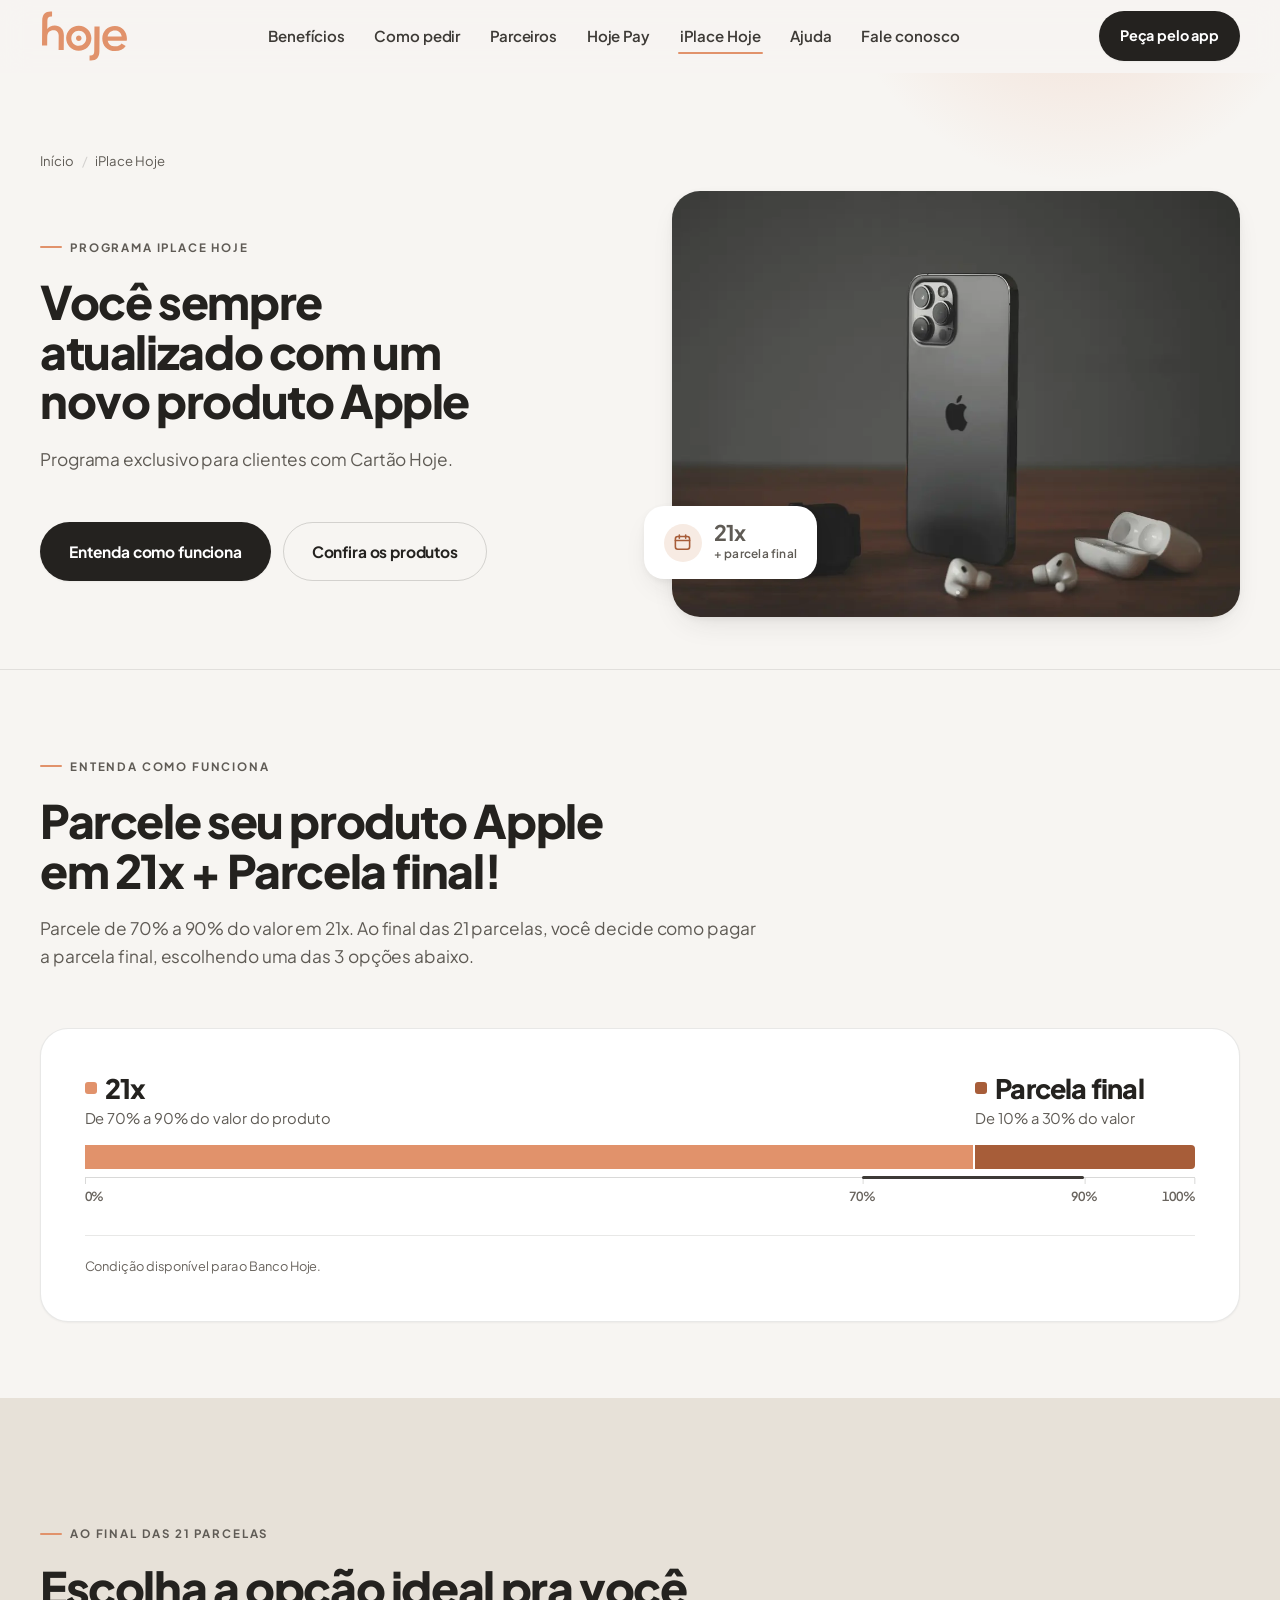
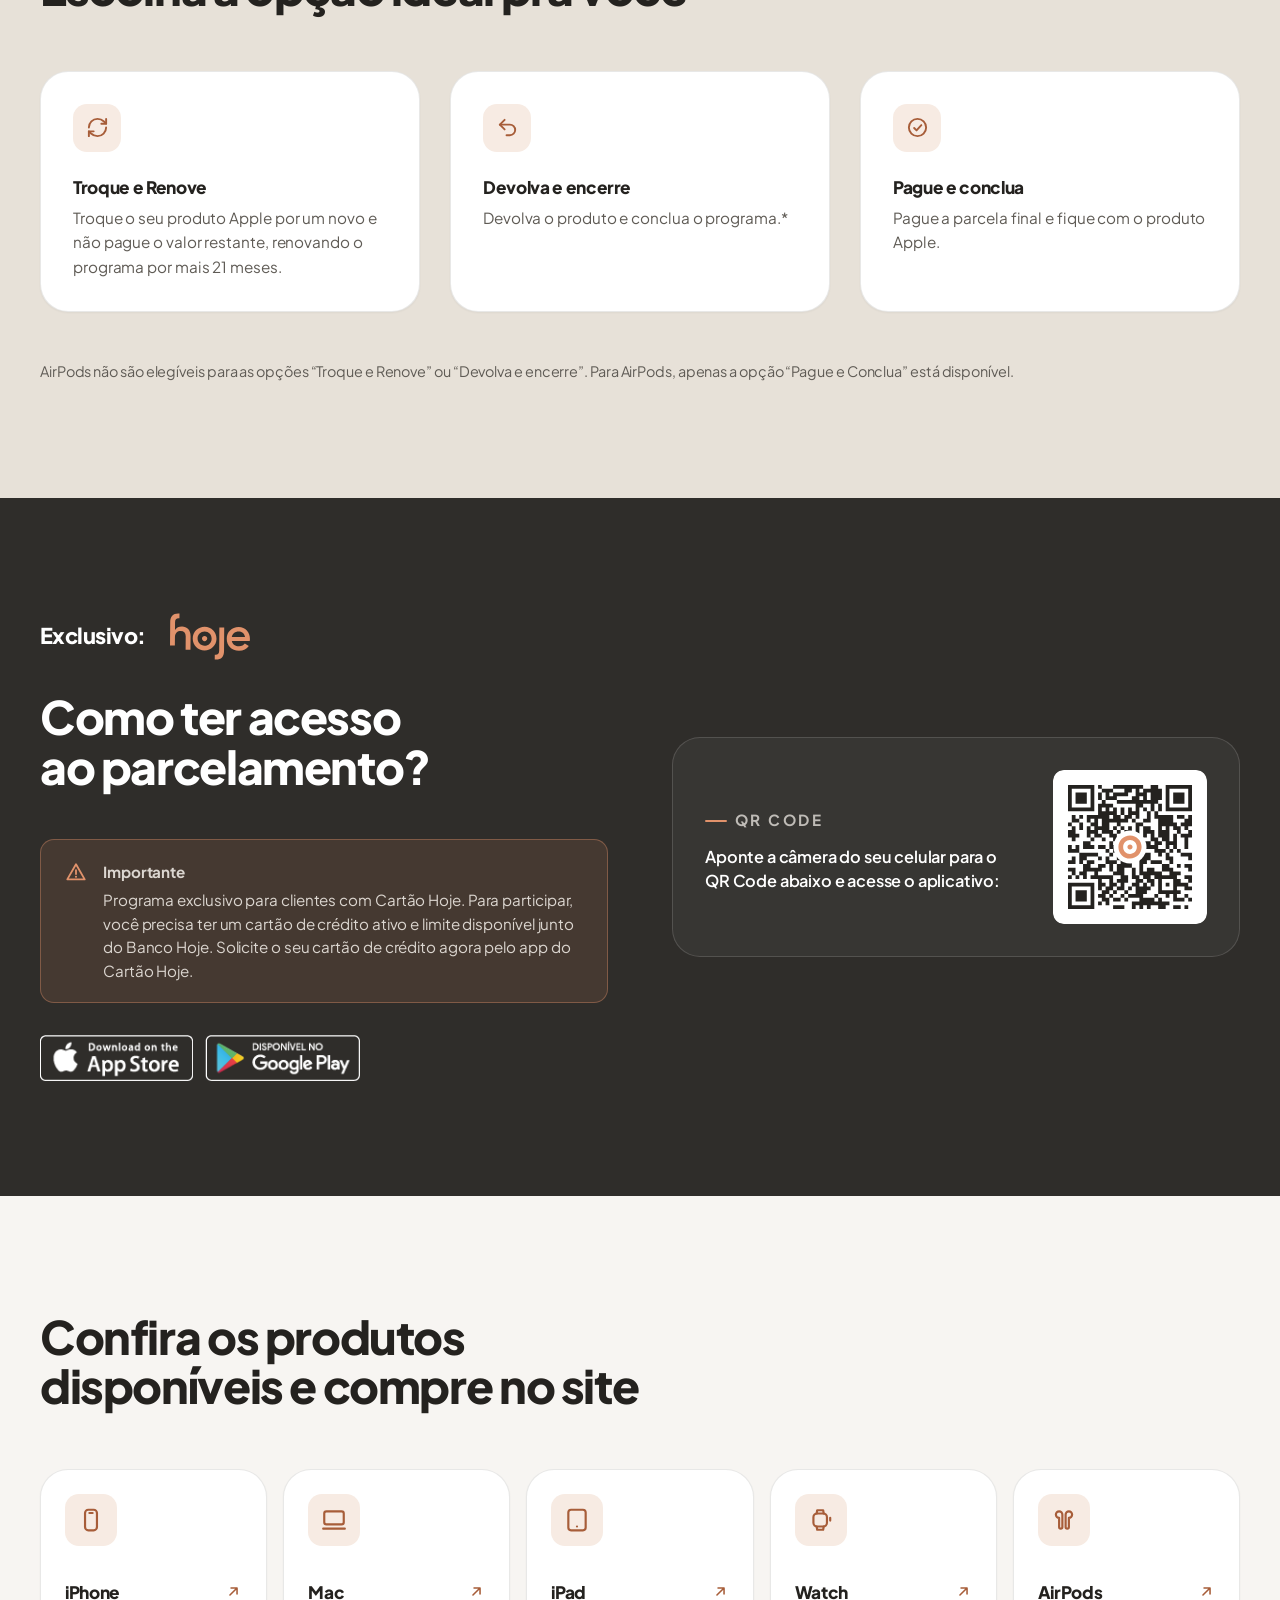
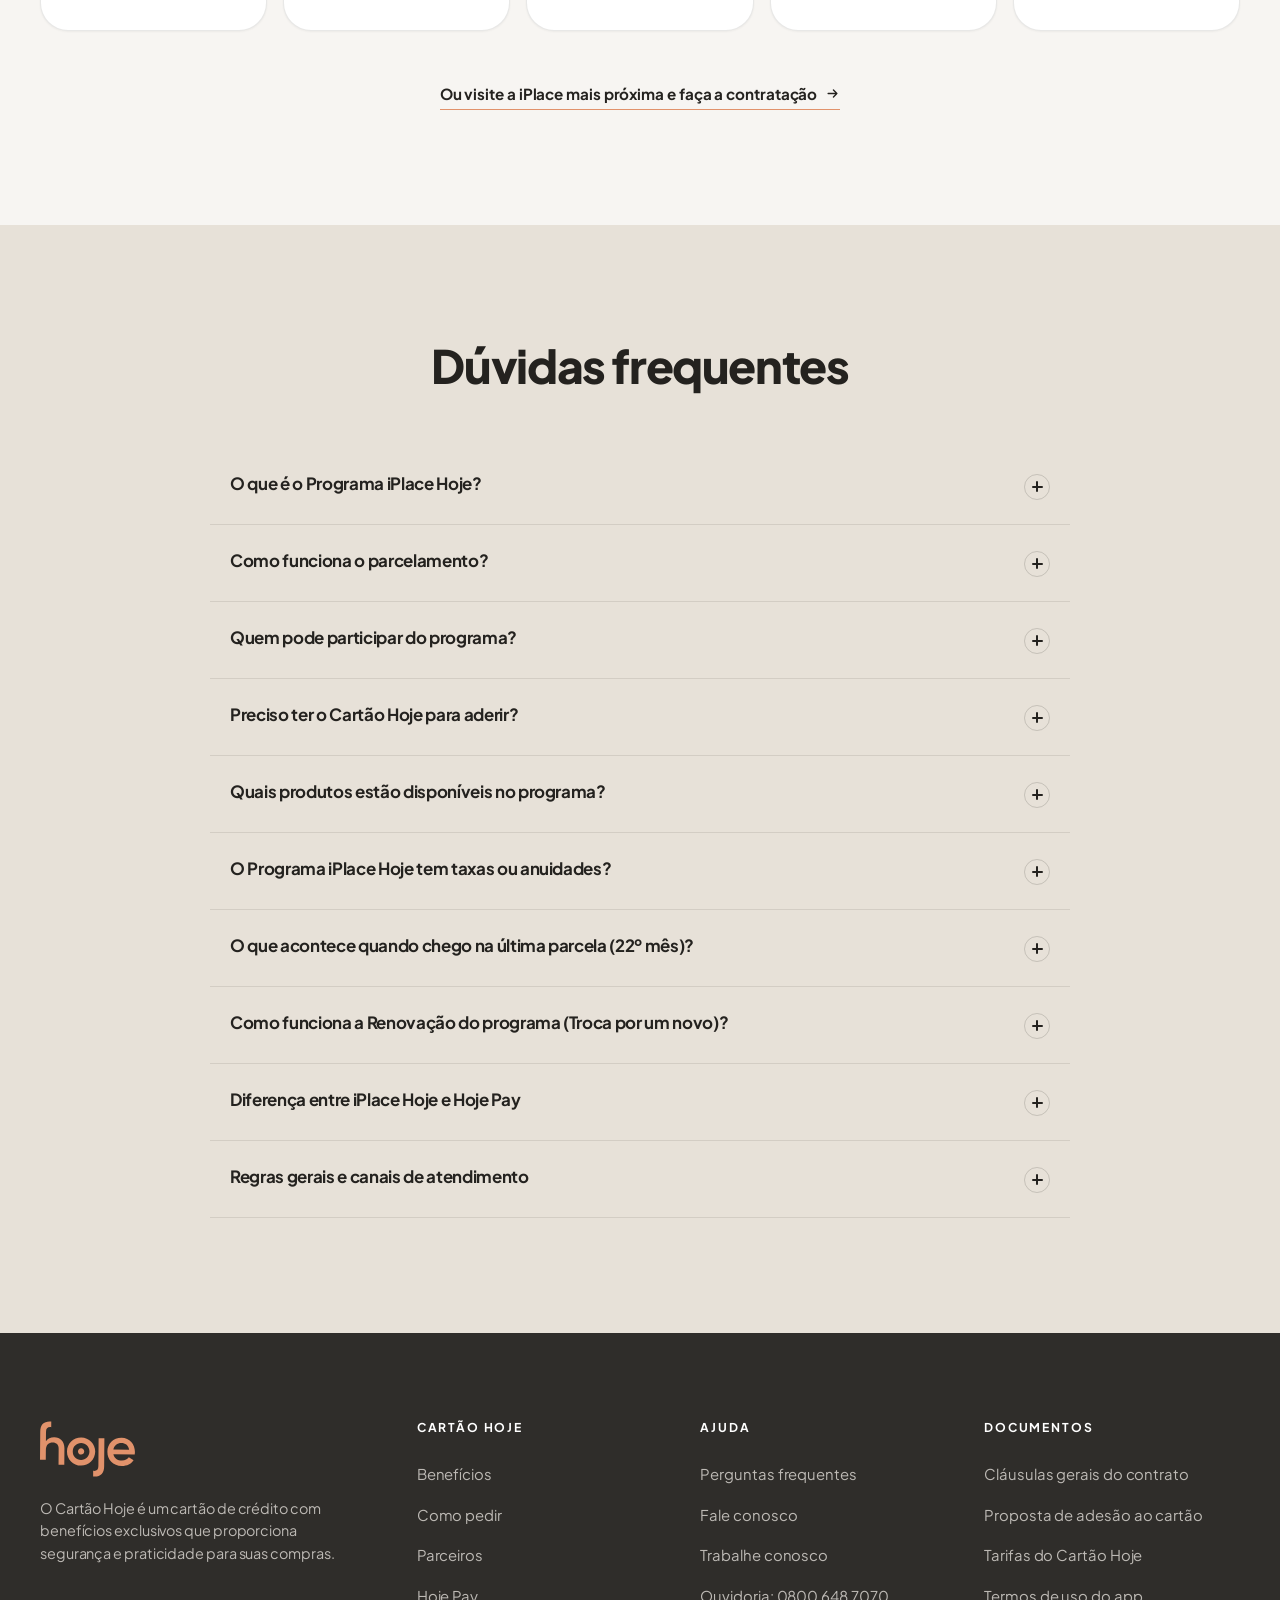
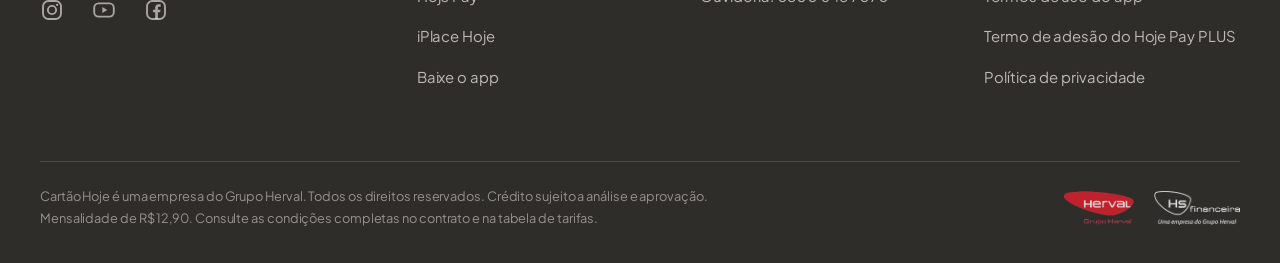
<file: iplace-hoje/index.html>
<!doctype html>
<html lang="pt-BR" class="no-js">
<head>
<meta charset="utf-8">
<meta name="viewport" content="width=device-width, initial-scale=1">
<title>iPlace Hoje | Parcele seu Apple em 21x + parcela final</title>
<meta name="description" content="Exclusivo para clientes Cartão Hoje: parcele de 70% a 90% do seu Apple em 21x e, no fim, troque por um novo, devolva ou pague a parcela final.">
<link rel="canonical" href="https://cartaohoje.com.br/iplace-hoje/">
<link rel="alternate" hreflang="pt-BR" href="https://cartaohoje.com.br/iplace-hoje/">
<link rel="alternate" hreflang="x-default" href="https://cartaohoje.com.br/iplace-hoje/">
<meta name="robots" content="index,follow,max-image-preview:large,max-snippet:-1,max-video-preview:-1">
<meta name="theme-color" content="#F7F5F2">

<meta property="og:type" content="website">
<meta property="og:locale" content="pt_BR">
<meta property="og:site_name" content="Cartão Hoje">
<meta property="og:title" content="iPlace Hoje | Seu Apple em 21x + parcela final">
<meta property="og:description" content="Programa exclusivo para clientes Cartão Hoje: parcele de 70% a 90% do valor em 21x e escolha como pagar a parcela final.">
<meta property="og:url" content="https://cartaohoje.com.br/iplace-hoje/">
<meta property="og:image" content="https://cartaohoje.com.br/assets/img/og/iplace-hoje.jpg">
<meta property="og:image:secure_url" content="https://cartaohoje.com.br/assets/img/og/iplace-hoje.jpg">
<meta property="og:image:type" content="image/jpeg">
<meta property="og:image:width" content="1200">
<meta property="og:image:height" content="630">
<meta property="og:image:alt" content="iPlace Hoje — parcele seu Apple em 21x + parcela final">

<meta name="twitter:card" content="summary_large_image">
<meta name="twitter:title" content="iPlace Hoje | Seu Apple em 21x + parcela final">
<meta name="twitter:description" content="Programa exclusivo para clientes Cartão Hoje: parcele de 70% a 90% do valor em 21x e escolha como pagar a parcela final.">
<meta name="twitter:image" content="https://cartaohoje.com.br/assets/img/og/iplace-hoje.jpg">
<meta name="twitter:image:alt" content="iPlace Hoje — parcele seu Apple em 21x + parcela final">

<link rel="icon" href="../assets/img/marca/logo/simbolo-laranja.svg" type="image/svg+xml">
<link rel="icon" href="../assets/img/marca/icon-32.png" sizes="32x32" type="image/png">
<link rel="apple-touch-icon" href="../assets/img/marca/apple-touch-icon.png">
<link rel="manifest" href="../site.webmanifest">

<link rel="preconnect" href="https://fonts.googleapis.com">
<link rel="preconnect" href="https://fonts.gstatic.com" crossorigin>
<link rel="stylesheet" href="https://fonts.googleapis.com/css2?family=Plus+Jakarta+Sans:wght@400;500;600;700;800&display=swap">
<link rel="stylesheet" href="../assets/css/hoje.css">
</head>
<body>
<a class="skip" href="#conteudo">Pular para o conteúdo</a>
<header class="hdr">
  <div class="shell hdr__in">
    <a class="brand" href="../index.html" aria-label="Cartão Hoje — página inicial">
      <img src="../assets/img/marca/logo/hoje-laranja.svg" alt="Cartão Hoje" width="85" height="50">
    </a>
    <nav class="nav" aria-label="Principal">
      <a href="../index.html#beneficios">Benefícios</a>
      <a href="../index.html#pedir">Como pedir</a>
      <a href="../index.html#parceiros">Parceiros</a>
      <a href="../hoje-pay/index.html">Hoje Pay</a>
      <a href="../iplace-hoje/index.html" aria-current="page">iPlace Hoje</a>
      <a href="../perguntas-frequentes/index.html">Ajuda</a>
      <a href="../fale-conosco/index.html">Fale conosco</a>
    </nav>
    <div class="hdr__cta">
      <a class="btn btn--sm" href="../baixar-o-app/index.html">Peça pelo app</a>
      <button class="burger" type="button" aria-expanded="false" aria-controls="menu-mobile">
        <span class="sr">Abrir menu</span><i></i>
      </button>
    </div>
  </div>
  <div class="mnav" id="menu-mobile">
    <a href="../index.html#beneficios">Benefícios</a>
    <a href="../index.html#pedir">Como pedir</a>
    <a href="../index.html#parceiros">Parceiros</a>
    <a href="../hoje-pay/index.html">Hoje Pay</a>
    <a href="../iplace-hoje/index.html">iPlace Hoje</a>
    <a href="../perguntas-frequentes/index.html">Perguntas frequentes</a>
    <a href="../fale-conosco/index.html">Fale conosco</a>
    <a href="../trabalhe-conosco/index.html">Trabalhe conosco</a>
    <a class="btn" href="../baixar-o-app/index.html">Peça pelo app</a>
  </div>
</header>

<main id="conteudo">

<section class="phero">
  <div class="phero__glow" aria-hidden="true"></div>
  <div class="shell phero__in">
    <nav class="crumbs" aria-label="Trilha de navegação">
      <ol><li><a href="../index.html">Início</a></li><li>iPlace Hoje</li></ol>
    </nav>
    <div class="split" style="align-items:center">
      <div>
        <p class="eyebrow">Programa iPlace Hoje</p>
        <h1 class="h2">Você sempre atualizado com um novo produto Apple</h1>
        <p class="lead">Programa exclusivo para clientes com Cartão Hoje.</p>
        <div class="btn-row mt-l">
          <a class="btn" href="#como-funciona">Entenda como funciona</a>
          <a class="btn btn--ghost" href="#produtos">Confira os produtos</a>
        </div>
      </div>
      <div class="ph-art">
        <div class="split__art">
          <picture>
            <source srcset="../assets/img/foto/iphone.webp" type="image/webp">
            <img src="../assets/img/foto/iphone.jpg" width="1000" height="750" alt="iPhone em pé sobre uma mesa de madeira, entre um Apple Watch e um par de AirPods" fetchpriority="high" decoding="async">
          </picture>
        </div>
        <div class="hero__chip">
          <span class="ic"><svg viewBox="0 0 24 24" fill="none" aria-hidden="true"><rect x="3" y="4.5" width="18" height="16" rx="3" stroke="currentColor" stroke-width="2"/><path d="M3 9.5h18M8 2.5v4M16 2.5v4" stroke="currentColor" stroke-width="2" stroke-linecap="round"/></svg></span>
          <span><strong>21x</strong><span>+ parcela final</span></span>
        </div>
      </div>
    </div>
  </div>
</section>

<!-- ============================ COMO FUNCIONA ============================ -->
<section class="section--tight" id="como-funciona">
  <div class="shell">
    <div class="sec-head rv">
      <p class="eyebrow">Entenda como funciona</p>
      <h2 class="h2">Parcele seu produto Apple em 21x + Parcela final!</h2>
      <p class="lead">Parcele de 70% a 90% do valor em 21x. Ao final das 21 parcelas, você decide como pagar a parcela final, escolhendo uma das 3 opções abaixo.</p>
    </div>

    <figure class="plan rv" style="margin:0">
      <div class="plan__chart">
        <div class="plan__legend">
          <p class="plan__k"><strong>21x</strong>De 70% a 90% do valor do produto</p>
          <p class="plan__k plan__k--b"><strong>Parcela final</strong>De 10% a 30% do valor</p>
        </div>
        <div class="plan__bar" aria-hidden="true"><span class="plan__a"></span><span class="plan__b"></span></div>
        <div class="plan__axis" aria-hidden="true">
          <span class="plan__t0" style="--x:0%">0%</span>
          <span style="--x:70%">70%</span>
          <span style="--x:90%">90%</span>
          <span class="plan__t100" style="--x:100%">100%</span>
        </div>
      </div>
      <figcaption class="plan__legal">Condição disponível para o Banco Hoje.</figcaption>
    </figure>
  </div>
</section>

<!-- ============================ OPÇÕES ============================ -->
<section class="section tinted" id="opcoes">
  <div class="shell">
    <div class="sec-head rv">
      <p class="eyebrow">Ao final das 21 parcelas</p>
      <h2 class="h2">Escolha a opção ideal pra você</h2>
    </div>

    <div class="grid cols-3">
      <article class="card rv">
        <span class="card__ic"><svg viewBox="0 0 24 24" fill="none" aria-hidden="true"><path d="M3 12a9 9 0 0 1 9-9 9.75 9.75 0 0 1 6.74 2.74L21 8" stroke="currentColor" stroke-width="2" stroke-linecap="round" stroke-linejoin="round"/><path d="M21 3v5h-5" stroke="currentColor" stroke-width="2" stroke-linecap="round" stroke-linejoin="round"/><path d="M21 12a9 9 0 0 1-9 9 9.75 9.75 0 0 1-6.74-2.74L3 16" stroke="currentColor" stroke-width="2" stroke-linecap="round" stroke-linejoin="round"/><path d="M8 16H3v5" stroke="currentColor" stroke-width="2" stroke-linecap="round" stroke-linejoin="round"/></svg></span>
        <h3 class="h4">Troque e Renove</h3>
        <p>Troque o seu produto Apple por um novo e não pague o valor restante, renovando o programa por mais 21 meses.</p>
      </article>
      <article class="card rv">
        <span class="card__ic"><svg viewBox="0 0 24 24" fill="none" aria-hidden="true"><path d="M9 14 4 9l5-5" stroke="currentColor" stroke-width="2" stroke-linecap="round" stroke-linejoin="round"/><path d="M4 9h10.5a5.5 5.5 0 0 1 0 11H11" stroke="currentColor" stroke-width="2" stroke-linecap="round" stroke-linejoin="round"/></svg></span>
        <h3 class="h4">Devolva e encerre</h3>
        <p>Devolva o produto e conclua o programa.*</p>
      </article>
      <article class="card rv">
        <span class="card__ic"><svg viewBox="0 0 24 24" fill="none" aria-hidden="true"><circle cx="12" cy="12" r="9" stroke="currentColor" stroke-width="2"/><path d="m8.5 12.5 2.5 2.5 5-5.5" stroke="currentColor" stroke-width="2" stroke-linecap="round" stroke-linejoin="round"/></svg></span>
        <h3 class="h4">Pague e conclua</h3>
        <p>Pague a parcela final e fique com o produto Apple.</p>
      </article>
    </div>

    <p class="small muted mt-l rv">AirPods não são elegíveis para as opções “Troque e Renove” ou “Devolva e encerre”. Para AirPods, apenas a opção “Pague e Conclua” está disponível.</p>
  </div>
</section>

<!-- ============================ ACESSO ============================ -->
<section class="section dark" id="acesso">
  <div class="shell split">
    <div class="rv">
      <p class="excl">Exclusivo: <img src="../assets/img/marca/logo/hoje-laranja.svg" alt="Cartão Hoje" width="80" height="47"></p>
      <h2 class="h2">Como ter acesso ao parcelamento?</h2>
      <p class="note mt-l">
        <svg viewBox="0 0 24 24" fill="none" aria-hidden="true"><path d="M12 3.5 21.5 20H2.5L12 3.5Z" stroke="currentColor" stroke-width="2" stroke-linejoin="round"/><path d="M12 10v4.2" stroke="currentColor" stroke-width="2" stroke-linecap="round"/><circle cx="12" cy="17.2" r="1.15" fill="currentColor"/></svg>
        <span><strong class="note__t">Importante</strong>Programa exclusivo para clientes com Cartão Hoje. Para participar, você precisa ter um cartão de crédito ativo e limite disponível junto do Banco Hoje. Solicite o seu cartão de crédito agora pelo app do Cartão Hoje.</span>
      </p>
      <div class="stores">
        <a href="https://apps.apple.com/br/app/hoje-cart%C3%A3o-e-hojepay/id1590552557" target="_blank" rel="noopener" aria-label="Baixar na App Store"><img src="../assets/img/marca/appstore.png" alt="Baixar na App Store" height="46" loading="lazy"></a>
        <a href="https://play.google.com/store/apps/details?id=com.app.herval.hoje&amp;hl=pt_BR" target="_blank" rel="noopener" aria-label="Disponível no Google Play"><img src="../assets/img/marca/googleplay.png" alt="Disponível no Google Play" height="46" loading="lazy"></a>
      </div>
    </div>

    <div class="card qrcard rv">
      <div>
        <p class="eyebrow">QR Code</p>
        <p>Aponte a câmera do seu celular para o QR Code abaixo e acesse o aplicativo:</p>
      </div>
      <img src="../assets/img/marca/qr-baixar-o-app.svg" alt="QR code que leva a cartaohoje.com.br/baixar-o-app" width="160" height="160" loading="lazy">
    </div>
  </div>
</section>

<!-- ============================ PRODUTOS ============================ -->
<section class="section" id="produtos">
  <div class="shell">
    <div class="sec-head rv">
      <h2 class="h2">Confira os produtos disponíveis e compre no site</h2>
    </div>

    <ul class="prods rv">
      <li>
        <a class="prod" href="https://www.iplace.com.br/iplace/iphone/cat1300011" target="_blank" rel="noopener">
          <span class="prod__ic"><svg viewBox="0 0 24 24" fill="none" aria-hidden="true"><rect x="6.5" y="2.5" width="11" height="19" rx="3" stroke="currentColor" stroke-width="2"/><path d="M10.5 5.5h3" stroke="currentColor" stroke-width="2" stroke-linecap="round"/></svg></span>
          <span class="prod__t">iPhone<svg viewBox="0 0 24 24" fill="none" aria-hidden="true"><path d="M7 17 17 7M8.5 7H17v8.5" stroke="currentColor" stroke-width="2.2" stroke-linecap="round" stroke-linejoin="round"/></svg></span>
        </a>
      </li>
      <li>
        <a class="prod" href="https://www.iplace.com.br/iplace/mac/cat1390012" target="_blank" rel="noopener">
          <span class="prod__ic"><svg viewBox="0 0 24 24" fill="none" aria-hidden="true"><rect x="3" y="4" width="18" height="12" rx="2" stroke="currentColor" stroke-width="2"/><path d="M2 20h20" stroke="currentColor" stroke-width="2" stroke-linecap="round"/></svg></span>
          <span class="prod__t">Mac<svg viewBox="0 0 24 24" fill="none" aria-hidden="true"><path d="M7 17 17 7M8.5 7H17v8.5" stroke="currentColor" stroke-width="2.2" stroke-linecap="round" stroke-linejoin="round"/></svg></span>
        </a>
      </li>
      <li>
        <a class="prod" href="https://www.iplace.com.br/iplace/ipad/cat1300009" target="_blank" rel="noopener">
          <span class="prod__ic"><svg viewBox="0 0 24 24" fill="none" aria-hidden="true"><rect x="4" y="2.5" width="16" height="19" rx="2.5" stroke="currentColor" stroke-width="2"/><circle cx="12" cy="18" r="1" fill="currentColor"/></svg></span>
          <span class="prod__t">iPad<svg viewBox="0 0 24 24" fill="none" aria-hidden="true"><path d="M7 17 17 7M8.5 7H17v8.5" stroke="currentColor" stroke-width="2.2" stroke-linecap="round" stroke-linejoin="round"/></svg></span>
        </a>
      </li>
      <li>
        <a class="prod" href="https://www.iplace.com.br/iplace/apple-watch/cat43200402" target="_blank" rel="noopener">
          <span class="prod__ic"><svg viewBox="0 0 24 24" fill="none" aria-hidden="true"><rect x="5" y="6" width="12.5" height="12" rx="3.5" stroke="currentColor" stroke-width="2"/><path d="m8 6 .5-3h5.5l.5 3M8 18l.5 3h5.5l.5-3M20.5 10v2.5" stroke="currentColor" stroke-width="2" stroke-linecap="round" stroke-linejoin="round"/></svg></span>
          <span class="prod__t">Watch<svg viewBox="0 0 24 24" fill="none" aria-hidden="true"><path d="M7 17 17 7M8.5 7H17v8.5" stroke="currentColor" stroke-width="2.2" stroke-linecap="round" stroke-linejoin="round"/></svg></span>
        </a>
      </li>
      <li>
        <a class="prod" href="https://www.iplace.com.br/iplace/airpods/cat266380398" target="_blank" rel="noopener">
          <span class="prod__ic"><svg viewBox="0 0 24 24" fill="none" aria-hidden="true"><path d="M10.5 7v11.5a1.5 1.5 0 0 1-3 0V10a3 3 0 1 1 3-3Z" stroke="currentColor" stroke-width="2" stroke-linejoin="round"/><path d="M13.5 7v11.5a1.5 1.5 0 0 0 3 0V10a3 3 0 1 0-3-3Z" stroke="currentColor" stroke-width="2" stroke-linejoin="round"/></svg></span>
          <span class="prod__t">AirPods<svg viewBox="0 0 24 24" fill="none" aria-hidden="true"><path d="M7 17 17 7M8.5 7H17v8.5" stroke="currentColor" stroke-width="2.2" stroke-linecap="round" stroke-linejoin="round"/></svg></span>
        </a>
      </li>
    </ul>

    <p class="mt-l rv" style="text-align:center">
      <a class="link-arrow" href="https://www.iplace.com.br/store-locator" target="_blank" rel="noopener">Ou visite a iPlace mais próxima e faça a contratação
        <svg viewBox="0 0 24 24" fill="none" aria-hidden="true"><path d="M5 12h14m0 0-5.5-5.5M19 12l-5.5 5.5" stroke="currentColor" stroke-width="2.2" stroke-linecap="round" stroke-linejoin="round"/></svg>
      </a>
    </p>
  </div>
</section>

<!-- ============================ DÚVIDAS ============================ -->
<section class="section tinted" id="duvidas">
  <div class="shell">
    <div class="sec-head rv" style="text-align:center;margin-inline:auto">
      <h2 class="h2">Dúvidas frequentes</h2>
    </div>

    <div class="faq rv" data-accordion>
      <details>
        <summary>O que é o Programa iPlace Hoje?<span class="pm" aria-hidden="true"></span></summary>
        <div class="faq__a">
          <p>É uma modalidade de compra facilitada oferecida pela iPlace (em parceria com a HS Financeira e o Cartão Hoje) que permite adquirir produtos Apple — como iPhones, iPads, Apple Watches e MacBooks — dividindo uma parte substancial do valor em parcelas mensais que cabem no bolso.</p>
        </div>
      </details>
      <details>
        <summary>Como funciona o parcelamento?<span class="pm" aria-hidden="true"></span></summary>
        <div class="faq__a">
          <p>O valor do produto é dividido em 21 parcelas mensais menores (que correspondem à maior parte do valor total), ficando uma parcela final residual cobrada no 22º mês. No vencimento da última parcela, o cliente tem três caminhos possíveis:</p>
          <ul>
            <li><strong>Atualizar:</strong> Trocar o aparelho por um modelo mais novo, devolvendo o atual nas regras exigidas.</li>
            <li><strong>Quitar:</strong> Pagar a parcela final para ficar definitivamente com o dispositivo.</li>
            <li><strong>Devolver:</strong> Entregar o aparelho para quitar a parcela residual, sem custos adicionais pelo saldo remanescente.</li>
          </ul>
        </div>
      </details>
      <details>
        <summary>Quem pode participar do programa?<span class="pm" aria-hidden="true"></span></summary>
        <div class="faq__a">
          <p>O programa é destinado a clientes que tenham crédito aprovado junto à HS Financeira e que façam a adesão à conta digital e ao Cartão Hoje. É necessária uma análise de crédito no momento da contratação.</p>
        </div>
      </details>
      <details>
        <summary>Preciso ter o Cartão Hoje para aderir?<span class="pm" aria-hidden="true"></span></summary>
        <div class="faq__a">
          <p>Sim. A participação exige a adesão ao Cartão Hoje e ao <a href="../baixar-o-app/index.html">aplicativo correspondente</a>, por onde serão cobradas as faturas mensais do parcelamento. Não é necessário ter o cartão físico em mãos para aderir na loja — basta informar o seu CPF.</p>
        </div>
      </details>
      <details>
        <summary>Quais produtos estão disponíveis no programa?<span class="pm" aria-hidden="true"></span></summary>
        <div class="faq__a">
          <p>Embora tenha ficado muito conhecido para a compra de iPhones, o programa também contempla outros dispositivos do ecossistema Apple, como Apple Watches, iPads e MacBooks, conforme a elegibilidade do estoque e do seu limite de crédito no aplicativo.</p>
        </div>
      </details>
      <details>
        <summary>O Programa iPlace Hoje tem taxas ou anuidades?<span class="pm" aria-hidden="true"></span></summary>
        <div class="faq__a">
          <p>Sim. Durante a vigência do programa, é aplicada uma tarifa mensal de manutenção do programa no valor de R$ 25,00 (cobrada diretamente na sua fatura).</p>
          <p>Como benefício durante a sua participação no programa, você fica totalmente isento da anuidade padrão de R$ 12,90 do Cartão Hoje. Ou seja, você paga apenas a tarifa única do programa, sem acumular taxas extras pelo cartão.</p>
        </div>
      </details>
      <details>
        <summary>O que acontece quando chego na última parcela (22º mês)?<span class="pm" aria-hidden="true"></span></summary>
        <div class="faq__a">
          <p>Até 15 dias antes do vencimento da parcela final, você deve ir a uma <a href="https://www.iplace.com.br/store-locator" target="_blank" rel="noopener">loja física da iPlace</a> para escolher uma das três opções:</p>
          <ol>
            <li><strong>Fazer a renovação/upgrade:</strong> Solicitar a troca por um modelo novo, entregando o aparelho usado.</li>
            <li><strong>Quitar o saldo final:</strong> Pagar o valor restante para encerrar o ciclo com o aparelho atual.</li>
            <li><strong>Devolver o aparelho:</strong> Encerrar o contrato mediante a devolução do dispositivo nas condições aceitáveis de uso (a parcela final é quitada e não é cobrada na fatura).</li>
          </ol>
        </div>
      </details>
      <details>
        <summary>Como funciona a Renovação do programa (Troca por um novo)?<span class="pm" aria-hidden="true"></span></summary>
        <div class="faq__a">
          <p>Basta ir até uma loja iPlace e solicitar a renovação do programa iPlace Hoje. Para que o aparelho antigo seja aceito na renovação, ele precisa atender rigorosos critérios de elegibilidade:</p>
          <ul>
            <li><strong>Condições Gerais:</strong> Deve estar em excelente estado estético e funcional, ligando normalmente, sem trincos, rachaduras, amassados profundos, curvas na carcaça ou danos por líquidos (oxidação).</li>
            <li><strong>Tela e Funções:</strong> O touch screen precisa estar perfeito. Todas as funções (câmeras, Wi-Fi, Bluetooth, botões e carregamento) devem operar sem falhas.</li>
            <li><strong>Desbloqueios obrigatórios:</strong> O aparelho deve ser entregue restaurado (padrão de fábrica), sem senhas e com a função Buscar (Localizar) totalmente desativada.</li>
            <li><strong>Acessórios e Especificidades por Aparelho:</strong>
              <ul>
                <li><strong>iPhone:</strong> Funcionamento pleno de todas as redes, chamadas e recursos.</li>
                <li><strong>Apple Watch e iPad:</strong> A bateria deve ter capacidade de carregamento igual ou superior a 80%, além de botões e sensores (TouchID/FaceID) operando perfeitamente.</li>
                <li><strong>MacBook:</strong> Sistema operacional e trackpad/teclado funcionando perfeitamente, com todas as portas de saída ativas.</li>
              </ul>
            </li>
            <li><strong>Importante:</strong> Se o produto for reprovado na avaliação da loja por danos ou mau uso, a troca não poderá ser feita e o cliente ficará obrigado a pagar a parcela final para encerrar o contrato. Qualquer reparo anterior deve ter sido feito obrigatoriamente em uma assistência autorizada Apple.</li>
          </ul>
        </div>
      </details>
      <details>
        <summary>Diferença entre iPlace Hoje e Hoje Pay<span class="pm" aria-hidden="true"></span></summary>
        <div class="faq__a">
          <p>A principal diferença entre os programas <strong>iPlace Hoje</strong> e <strong>Hoje Pay</strong> está na forma de pagamento e nos requisitos para participar.</p>
          <p><strong>iPlace Hoje:</strong> para participar, é necessário ter o <strong>Cartão Hoje</strong>. Ao utilizar o cartão, você pode aproveitar os benefícios do programa iPlace Hoje.</p>
          <p><strong>Hoje Pay:</strong> não é necessário solicitar o Cartão Hoje. Para participar, é preciso cadastrar, na <strong>Wallet do Hoje Pay</strong>, um cartão Bradesco, BTG Pactual ou Banco do Brasil elegível. A Wallet está disponível no aplicativo do Cartão Hoje. Nesse caso, não é necessário passar por uma nova análise de crédito para solicitar o Cartão Hoje.</p>
          <p><strong>Resumindo:</strong></p>
          <ul>
            <li><strong>iPlace Hoje:</strong> Cartão Hoje → participação no programa iPlace Hoje.</li>
            <li><strong>Hoje Pay:</strong> cartão Bradesco, BTG Pactual ou Banco do Brasil elegível → sem necessidade de solicitar o Cartão Hoje.</li>
          </ul>
        </div>
      </details>
      <details>
        <summary>Regras gerais e canais de atendimento<span class="pm" aria-hidden="true"></span></summary>
        <div class="faq__a">
          <ul>
            <li>O programa está disponível no site e nas lojas físicas da iPlace.</li>
            <li>Certifique-se de que seu cartão está desbloqueado e ativo.</li>
            <li>Dúvidas e suporte: Ligue para <a href="tel:40202202">(51) 4020 2202</a> (capitais e regiões metropolitanas) ou <a href="tel:08006022202">0800 602 2202</a> (demais localidades), ou consulte o Termo de Adesão oficial em uma loja física.</li>
          </ul>
        </div>
      </details>
    </div>
  </div>
</section>

</main>
<footer class="ft">
  <div class="shell">
    <div class="ft__grid">
      <div class="ft__brand">
        <img src="../assets/img/marca/logo/hoje-laranja.svg" alt="Cartão Hoje" width="95" height="56">
        <p class="small">O Cartão Hoje é um cartão de crédito com benefícios exclusivos que proporciona segurança e praticidade para suas compras.</p>
        <div class="ft__soc">
          <a href="https://www.instagram.com/hojebr_/" target="_blank" rel="noopener" aria-label="Instagram"><svg viewBox="0 0 24 24" fill="none" aria-hidden="true"><rect x="3" y="3" width="18" height="18" rx="5.4" stroke="currentColor" stroke-width="1.9"/><circle cx="12" cy="12" r="4.1" stroke="currentColor" stroke-width="1.9"/><circle cx="17.1" cy="6.9" r="1.15" fill="currentColor"/></svg></a>
          <a href="https://www.youtube.com/@cartaohoje" target="_blank" rel="noopener" aria-label="YouTube"><svg viewBox="0 0 24 24" fill="none" aria-hidden="true"><rect x="2.2" y="5.4" width="19.6" height="13.2" rx="4.4" stroke="currentColor" stroke-width="1.9"/><path d="m10.3 9.1 5.1 2.9-5.1 2.9V9.1Z" fill="currentColor"/></svg></a>
          <a href="https://www.facebook.com/cartaohoje" target="_blank" rel="noopener" aria-label="Facebook"><svg viewBox="0 0 24 24" fill="none" aria-hidden="true"><rect x="3" y="3" width="18" height="18" rx="5.4" stroke="currentColor" stroke-width="1.9"/><path d="M13.9 21v-6.7h2.2l.42-2.62H13.9V9.98c0-.76.21-1.28 1.3-1.28h1.39V6.36c-.24-.03-1.07-.1-2.03-.1-2.01 0-3.38 1.23-3.38 3.48v1.94H8.96v2.62h2.22V21h2.72Z" fill="currentColor"/></svg></a>
        </div>
      </div>

      <div>
        <h4>Cartão Hoje</h4>
        <ul>
          <li><a href="../index.html#beneficios">Benefícios</a></li>
          <li><a href="../index.html#pedir">Como pedir</a></li>
          <li><a href="../index.html#parceiros">Parceiros</a></li>
          <li><a href="../hoje-pay/index.html">Hoje Pay</a></li>
          <li><a href="../iplace-hoje/index.html" aria-current="page">iPlace Hoje</a></li>
          <li><a href="../baixar-o-app/index.html">Baixe o app</a></li>
        </ul>
      </div>

      <div>
        <h4>Ajuda</h4>
        <ul>
          <li><a href="../perguntas-frequentes/index.html">Perguntas frequentes</a></li>
          <li><a href="../fale-conosco/index.html">Fale conosco</a></li>
          <li><a href="../trabalhe-conosco/index.html">Trabalhe conosco</a></li>
          <li><a href="tel:08006487070">Ouvidoria: 0800 648 7070</a></li>
        </ul>
      </div>

      <div>
        <h4>Documentos</h4>
        <ul>
          <li><a href="../assets/docs/clausulas-gerais-do-contrato.pdf" target="_blank" rel="noopener">Cláusulas gerais do contrato</a></li>
          <li><a href="../assets/docs/proposta-de-adesao-ao-cartao.pdf" target="_blank" rel="noopener">Proposta de adesão ao cartão</a></li>
          <li><a href="../assets/docs/tarifas-cartao-hoje.pdf" target="_blank" rel="noopener">Tarifas do Cartão Hoje</a></li>
          <li><a href="../assets/docs/termos-de-uso-do-app.pdf" target="_blank" rel="noopener">Termos de uso do app</a></li>
          <li><a href="../assets/docs/termo-de-adesao-hojepay-plus.pdf" target="_blank" rel="noopener">Termo de adesão do Hoje Pay PLUS</a></li>
          <li><a href="../politica-de-privacidade/index.html">Política de privacidade</a></li>
        </ul>
      </div>
    </div>

    <div class="ft__legal">
      <p>Cartão Hoje é uma empresa do Grupo Herval. Todos os direitos reservados. Crédito sujeito a análise e aprovação. Mensalidade de R$ 12,90. Consulte as condições completas no contrato e na tabela de tarifas.</p>
      <div class="ft__co">
        <a href="https://www.herval.com.br/" target="_blank" rel="noopener" aria-label="Site do Grupo Herval"><img src="../assets/img/marca/grupo-herval.png" alt="Grupo Herval" width="167" height="80" loading="lazy"></a>
        <a href="https://hsfinanceira.com.br/" target="_blank" rel="noopener" aria-label="Site da HS Financeira"><img src="../assets/img/marca/hs-financeira.png" alt="HS Financeira" width="180" height="71" loading="lazy"></a>
      </div>
    </div>
  </div>
</footer>
<script src="../assets/js/hoje.js" defer></script>

<script type="application/ld+json">
{
  "@context": "https://schema.org",
  "@graph": [
    {
      "@type": "Organization",
      "@id": "https://cartaohoje.com.br/#organizacao",
      "name": "Cartão Hoje",
      "alternateName": [
        "Hoje",
        "Cartão Hoje HS Financeira"
      ],
      "legalName": "HS Financeira S.A. — Crédito, Financiamento e Investimento",
      "description": "Emissora do Cartão Hoje, cartão de crédito Visa internacional solicitado pelo aplicativo, sem necessidade de abrir conta em banco. A HS Financeira é a instituição financeira do Grupo Herval.",
      "url": "https://cartaohoje.com.br/",
      "logo": {
        "@type": "ImageObject",
        "@id": "https://cartaohoje.com.br/#logo",
        "url": "https://cartaohoje.com.br/assets/img/marca/logo-hoje.png",
        "contentUrl": "https://cartaohoje.com.br/assets/img/marca/logo-hoje.png",
        "width": 512,
        "height": 301,
        "caption": "Cartão Hoje"
      },
      "image": {
        "@id": "https://cartaohoje.com.br/#logo"
      },
      "slogan": "O amanhã começa hoje",
      "naics": "522210",
      "taxID": "07.512.441/0001-11",
      "identifier": [
        {
          "@type": "PropertyValue",
          "propertyID": "CNPJ",
          "value": "07.512.441/0001-11"
        }
      ],
      "address": {
        "@type": "PostalAddress",
        "streetAddress": "BR-116, nº 7070, Sala 14, Portal da Serra",
        "addressLocality": "Dois Irmãos",
        "addressRegion": "RS",
        "postalCode": "93950-000",
        "addressCountry": "BR"
      },
      "areaServed": {
        "@type": "Country",
        "name": "Brasil"
      },
      "knowsLanguage": "pt-BR",
      "parentOrganization": {
        "@type": "Organization",
        "name": "Grupo Herval",
        "url": "https://www.herval.com.br/",
        "foundingDate": "1959"
      },
      "sameAs": [
        "https://www.instagram.com/hojebr_/",
        "https://www.youtube.com/@cartaohoje",
        "https://www.facebook.com/cartaohoje",
        "https://hsfinanceira.com.br/"
      ],
      "contactPoint": [
        {
          "@type": "ContactPoint",
          "telephone": "+55-800-400-6680",
          "contactType": "customer service",
          "name": "Central de Atendimento 24 horas",
          "areaServed": "BR",
          "availableLanguage": "Portuguese",
          "hoursAvailable": {
            "@type": "OpeningHoursSpecification",
            "dayOfWeek": [
              "Monday",
              "Tuesday",
              "Wednesday",
              "Thursday",
              "Friday",
              "Saturday",
              "Sunday"
            ],
            "opens": "00:00",
            "closes": "23:59"
          }
        },
        {
          "@type": "ContactPoint",
          "telephone": "+55-800-602-2202",
          "contactType": "customer support",
          "name": "Serviço de Atendimento ao Cliente",
          "areaServed": "BR",
          "availableLanguage": "Portuguese",
          "hoursAvailable": [
            {
              "@type": "OpeningHoursSpecification",
              "dayOfWeek": [
                "Monday",
                "Tuesday",
                "Wednesday",
                "Thursday",
                "Friday"
              ],
              "opens": "08:00",
              "closes": "20:00"
            },
            {
              "@type": "OpeningHoursSpecification",
              "dayOfWeek": "Saturday",
              "opens": "08:00",
              "closes": "18:00"
            }
          ]
        },
        {
          "@type": "ContactPoint",
          "telephone": "+55-51-4042-1377",
          "contactType": "customer support",
          "name": "WhatsApp",
          "areaServed": "BR",
          "availableLanguage": "Portuguese",
          "url": "https://wa.me/555140421377"
        },
        {
          "@type": "ContactPoint",
          "telephone": "+55-800-648-7070",
          "contactType": "complaints",
          "name": "Ouvidoria",
          "areaServed": "BR",
          "availableLanguage": "Portuguese"
        }
      ]
    },
    {
      "@type": "WebSite",
      "@id": "https://cartaohoje.com.br/#site",
      "url": "https://cartaohoje.com.br/",
      "name": "Cartão Hoje",
      "description": "Site oficial do Cartão Hoje, cartão de crédito Visa internacional da HS Financeira.",
      "inLanguage": "pt-BR",
      "publisher": {
        "@id": "https://cartaohoje.com.br/#organizacao"
      }
    },
    {
      "@type": [
        "CreditCard",
        "FinancialProduct",
        "Product"
      ],
      "@id": "https://cartaohoje.com.br/#cartao-hoje",
      "name": "Cartão Hoje",
      "description": "Cartão de crédito Visa internacional solicitado pelo aplicativo, com resposta da análise em poucos minutos e sem necessidade de abrir conta em banco. Oferece até 40 dias para pagar, parcelamento em até 24x iguais, pagamento por aproximação e cartão virtual no app.",
      "url": "https://cartaohoje.com.br/",
      "image": "https://cartaohoje.com.br/assets/img/og/home.jpg",
      "category": "Cartão de crédito",
      "provider": {
        "@id": "https://cartaohoje.com.br/#organizacao"
      },
      "areaServed": {
        "@type": "Country",
        "name": "Brasil"
      },
      "contactlessPayment": true,
      "feesAndCommissionsSpecification": "https://cartaohoje.com.br/assets/docs/tarifas-cartao-hoje.pdf",
      "termsOfService": "https://cartaohoje.com.br/assets/docs/clausulas-gerais-do-contrato.pdf",
      "additionalProperty": [
        {
          "@type": "PropertyValue",
          "name": "Bandeira",
          "value": "Visa"
        },
        {
          "@type": "PropertyValue",
          "name": "Abrangência",
          "value": "Internacional — aceito no Brasil e no exterior"
        },
        {
          "@type": "PropertyValue",
          "name": "Mensalidade",
          "value": "R$ 12,90"
        },
        {
          "@type": "PropertyValue",
          "name": "Prazo para pagar",
          "value": "Até 40 dias"
        },
        {
          "@type": "PropertyValue",
          "name": "Parcelamento",
          "value": "Até 24x iguais"
        },
        {
          "@type": "PropertyValue",
          "name": "Pagamento por aproximação",
          "value": "Sim"
        },
        {
          "@type": "PropertyValue",
          "name": "Cartão virtual no app",
          "value": "Sim"
        },
        {
          "@type": "PropertyValue",
          "name": "Necessita conta em banco",
          "value": "Não"
        },
        {
          "@type": "PropertyValue",
          "name": "Idade mínima",
          "value": "18 anos"
        },
        {
          "@type": "PropertyValue",
          "name": "Renda mínima",
          "value": "1 salário mínimo"
        },
        {
          "@type": "PropertyValue",
          "name": "Canal de solicitação",
          "value": "Aplicativo Hoje, para iPhone e Android"
        },
        {
          "@type": "PropertyValue",
          "name": "Prazo da análise de crédito",
          "value": "Poucos minutos"
        },
        {
          "@type": "PropertyValue",
          "name": "Nova tentativa após recusa",
          "value": "90 dias"
        }
      ],
      "offers": {
        "@type": "Offer",
        "url": "https://cartaohoje.com.br/baixar-o-app/",
        "price": "12.90",
        "priceCurrency": "BRL",
        "availability": "https://schema.org/InStock",
        "areaServed": {
          "@type": "Country",
          "name": "Brasil"
        },
        "seller": {
          "@id": "https://cartaohoje.com.br/#organizacao"
        },
        "priceSpecification": {
          "@type": "UnitPriceSpecification",
          "price": "12.90",
          "priceCurrency": "BRL",
          "name": "Mensalidade",
          "billingIncrement": 1,
          "unitCode": "MON",
          "valueAddedTaxIncluded": true
        }
      }
    },
    {
      "@type": "BreadcrumbList",
      "@id": "https://cartaohoje.com.br/iplace-hoje/#trilha",
      "itemListElement": [
        {
          "@type": "ListItem",
          "position": 1,
          "name": "Início",
          "item": "https://cartaohoje.com.br/"
        },
        {
          "@type": "ListItem",
          "position": 2,
          "name": "iPlace Hoje",
          "item": "https://cartaohoje.com.br/iplace-hoje/"
        }
      ]
    },
    {
      "@type": "FAQPage",
      "@id": "https://cartaohoje.com.br/iplace-hoje/#pagina",
      "url": "https://cartaohoje.com.br/iplace-hoje/",
      "name": "iPlace Hoje | Parcele seu Apple em 21x + parcela final",
      "description": "Exclusivo para clientes Cartão Hoje: parcele de 70% a 90% do seu Apple em 21x e, no fim, troque por um novo, devolva ou pague a parcela final.",
      "isPartOf": {
        "@id": "https://cartaohoje.com.br/#site"
      },
      "about": {
        "@id": "https://cartaohoje.com.br/#cartao-hoje"
      },
      "inLanguage": "pt-BR",
      "primaryImageOfPage": {
        "@type": "ImageObject",
        "url": "https://cartaohoje.com.br/assets/img/og/iplace-hoje.jpg",
        "width": 1200,
        "height": 630
      },
      "datePublished": "2026-09-30",
      "dateModified": "2026-09-30",
      "publisher": {
        "@id": "https://cartaohoje.com.br/#organizacao"
      },
      "breadcrumb": {
        "@id": "https://cartaohoje.com.br/iplace-hoje/#trilha"
      },
      "mainEntity": [
        {
          "@type": "Question",
          "name": "O que é o Programa iPlace Hoje?",
          "acceptedAnswer": {
            "@type": "Answer",
            "text": "É uma modalidade de compra facilitada oferecida pela iPlace (em parceria com a HS Financeira e o Cartão Hoje) que permite adquirir produtos Apple — como iPhones, iPads, Apple Watches e MacBooks — dividindo uma parte substancial do valor em parcelas mensais que cabem no bolso."
          }
        },
        {
          "@type": "Question",
          "name": "Como funciona o parcelamento?",
          "acceptedAnswer": {
            "@type": "Answer",
            "text": "O valor do produto é dividido em 21 parcelas mensais menores (que correspondem à maior parte do valor total), ficando uma parcela final residual cobrada no 22º mês. No vencimento da última parcela, o cliente tem três caminhos possíveis: Atualizar: Trocar o aparelho por um modelo mais novo, devolvendo o atual nas regras exigidas. Quitar: Pagar a parcela final para ficar definitivamente com o dispositivo. Devolver: Entregar o aparelho para quitar a parcela residual, sem custos adicionais pelo saldo remanescente."
          }
        },
        {
          "@type": "Question",
          "name": "Quem pode participar do programa?",
          "acceptedAnswer": {
            "@type": "Answer",
            "text": "O programa é destinado a clientes que tenham crédito aprovado junto à HS Financeira e que façam a adesão à conta digital e ao Cartão Hoje. É necessária uma análise de crédito no momento da contratação."
          }
        },
        {
          "@type": "Question",
          "name": "Preciso ter o Cartão Hoje para aderir?",
          "acceptedAnswer": {
            "@type": "Answer",
            "text": "Sim. A participação exige a adesão ao Cartão Hoje e ao aplicativo correspondente, por onde serão cobradas as faturas mensais do parcelamento. Não é necessário ter o cartão físico em mãos para aderir na loja — basta informar o seu CPF."
          }
        },
        {
          "@type": "Question",
          "name": "Quais produtos estão disponíveis no programa?",
          "acceptedAnswer": {
            "@type": "Answer",
            "text": "Embora tenha ficado muito conhecido para a compra de iPhones, o programa também contempla outros dispositivos do ecossistema Apple, como Apple Watches, iPads e MacBooks, conforme a elegibilidade do estoque e do seu limite de crédito no aplicativo."
          }
        },
        {
          "@type": "Question",
          "name": "O Programa iPlace Hoje tem taxas ou anuidades?",
          "acceptedAnswer": {
            "@type": "Answer",
            "text": "Sim. Durante a vigência do programa, é aplicada uma tarifa mensal de manutenção do programa no valor de R$ 25,00 (cobrada diretamente na sua fatura). Como benefício durante a sua participação no programa, você fica totalmente isento da anuidade padrão de R$ 12,90 do Cartão Hoje. Ou seja, você paga apenas a tarifa única do programa, sem acumular taxas extras pelo cartão."
          }
        },
        {
          "@type": "Question",
          "name": "O que acontece quando chego na última parcela (22º mês)?",
          "acceptedAnswer": {
            "@type": "Answer",
            "text": "Até 15 dias antes do vencimento da parcela final, você deve ir a uma loja física da iPlace para escolher uma das três opções: Fazer a renovação/upgrade: Solicitar a troca por um modelo novo, entregando o aparelho usado. Quitar o saldo final: Pagar o valor restante para encerrar o ciclo com o aparelho atual. Devolver o aparelho: Encerrar o contrato mediante a devolução do dispositivo nas condições aceitáveis de uso (a parcela final é quitada e não é cobrada na fatura)."
          }
        },
        {
          "@type": "Question",
          "name": "Como funciona a Renovação do programa (Troca por um novo)?",
          "acceptedAnswer": {
            "@type": "Answer",
            "text": "Basta ir até uma loja iPlace e solicitar a renovação do programa iPlace Hoje. Para que o aparelho antigo seja aceito na renovação, ele precisa atender rigorosos critérios de elegibilidade: Condições Gerais: Deve estar em excelente estado estético e funcional, ligando normalmente, sem trincos, rachaduras, amassados profundos, curvas na carcaça ou danos por líquidos (oxidação). Tela e Funções: O touch screen precisa estar perfeito. Todas as funções (câmeras, Wi-Fi, Bluetooth, botões e carregamento) devem operar sem falhas. Desbloqueios obrigatórios: O aparelho deve ser entregue restaurado (padrão de fábrica), sem senhas e com a função Buscar (Localizar) totalmente desativada. Acessórios e Especificidades por Aparelho: iPhone: Funcionamento pleno de todas as redes, chamadas e recursos. Apple Watch e iPad: A bateria deve ter capacidade de carregamento igual ou superior a 80%, além de botões e sensores (TouchID/FaceID) operando perfeitamente. MacBook: Sistema operacional e trackpad/teclado funcionando perfeitamente, com todas as portas de saída ativas. Importante: Se o produto for reprovado na avaliação da loja por danos ou mau uso, a troca não poderá ser feita e o cliente ficará obrigado a pagar a parcela final para encerrar o contrato. Qualquer reparo anterior deve ter sido feito obrigatoriamente em uma assistência autorizada Apple."
          }
        },
        {
          "@type": "Question",
          "name": "Diferença entre iPlace Hoje e Hoje Pay",
          "acceptedAnswer": {
            "@type": "Answer",
            "text": "A principal diferença entre os programas iPlace Hoje e Hoje Pay está na forma de pagamento e nos requisitos para participar. iPlace Hoje: para participar, é necessário ter o Cartão Hoje. Ao utilizar o cartão, você pode aproveitar os benefícios do programa iPlace Hoje. Hoje Pay: não é necessário solicitar o Cartão Hoje. Para participar, é preciso cadastrar, na Wallet do Hoje Pay, um cartão Bradesco, BTG Pactual ou Banco do Brasil elegível. A Wallet está disponível no aplicativo do Cartão Hoje. Nesse caso, não é necessário passar por uma nova análise de crédito para solicitar o Cartão Hoje. Resumindo: iPlace Hoje: Cartão Hoje → participação no programa iPlace Hoje. Hoje Pay: cartão Bradesco, BTG Pactual ou Banco do Brasil elegível → sem necessidade de solicitar o Cartão Hoje."
          }
        },
        {
          "@type": "Question",
          "name": "Regras gerais e canais de atendimento",
          "acceptedAnswer": {
            "@type": "Answer",
            "text": "O programa está disponível no site e nas lojas físicas da iPlace. Certifique-se de que seu cartão está desbloqueado e ativo. Dúvidas e suporte: Ligue para (51) 4020 2202 (capitais e regiões metropolitanas) ou 0800 602 2202 (demais localidades), ou consulte o Termo de Adesão oficial em uma loja física."
          }
        }
      ]
    }
  ]
}
</script>
</body>
</html>
</file>
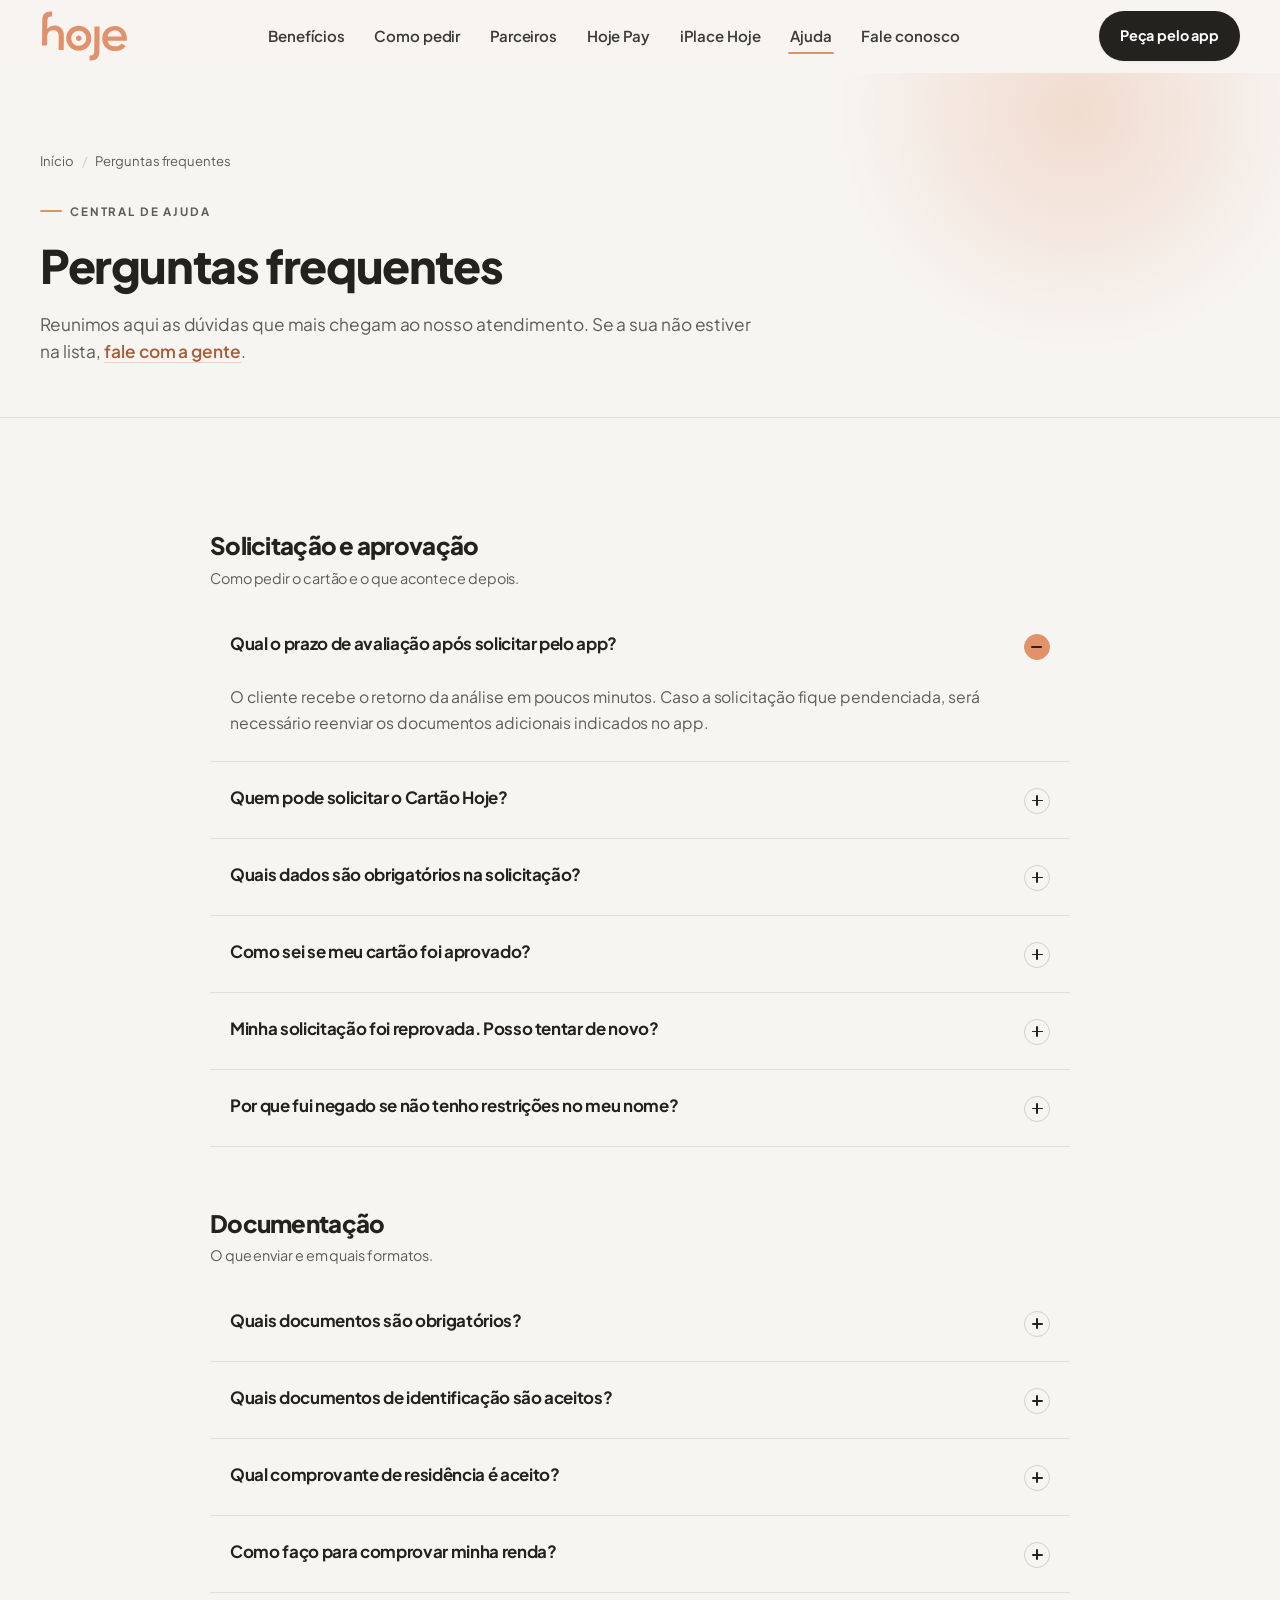
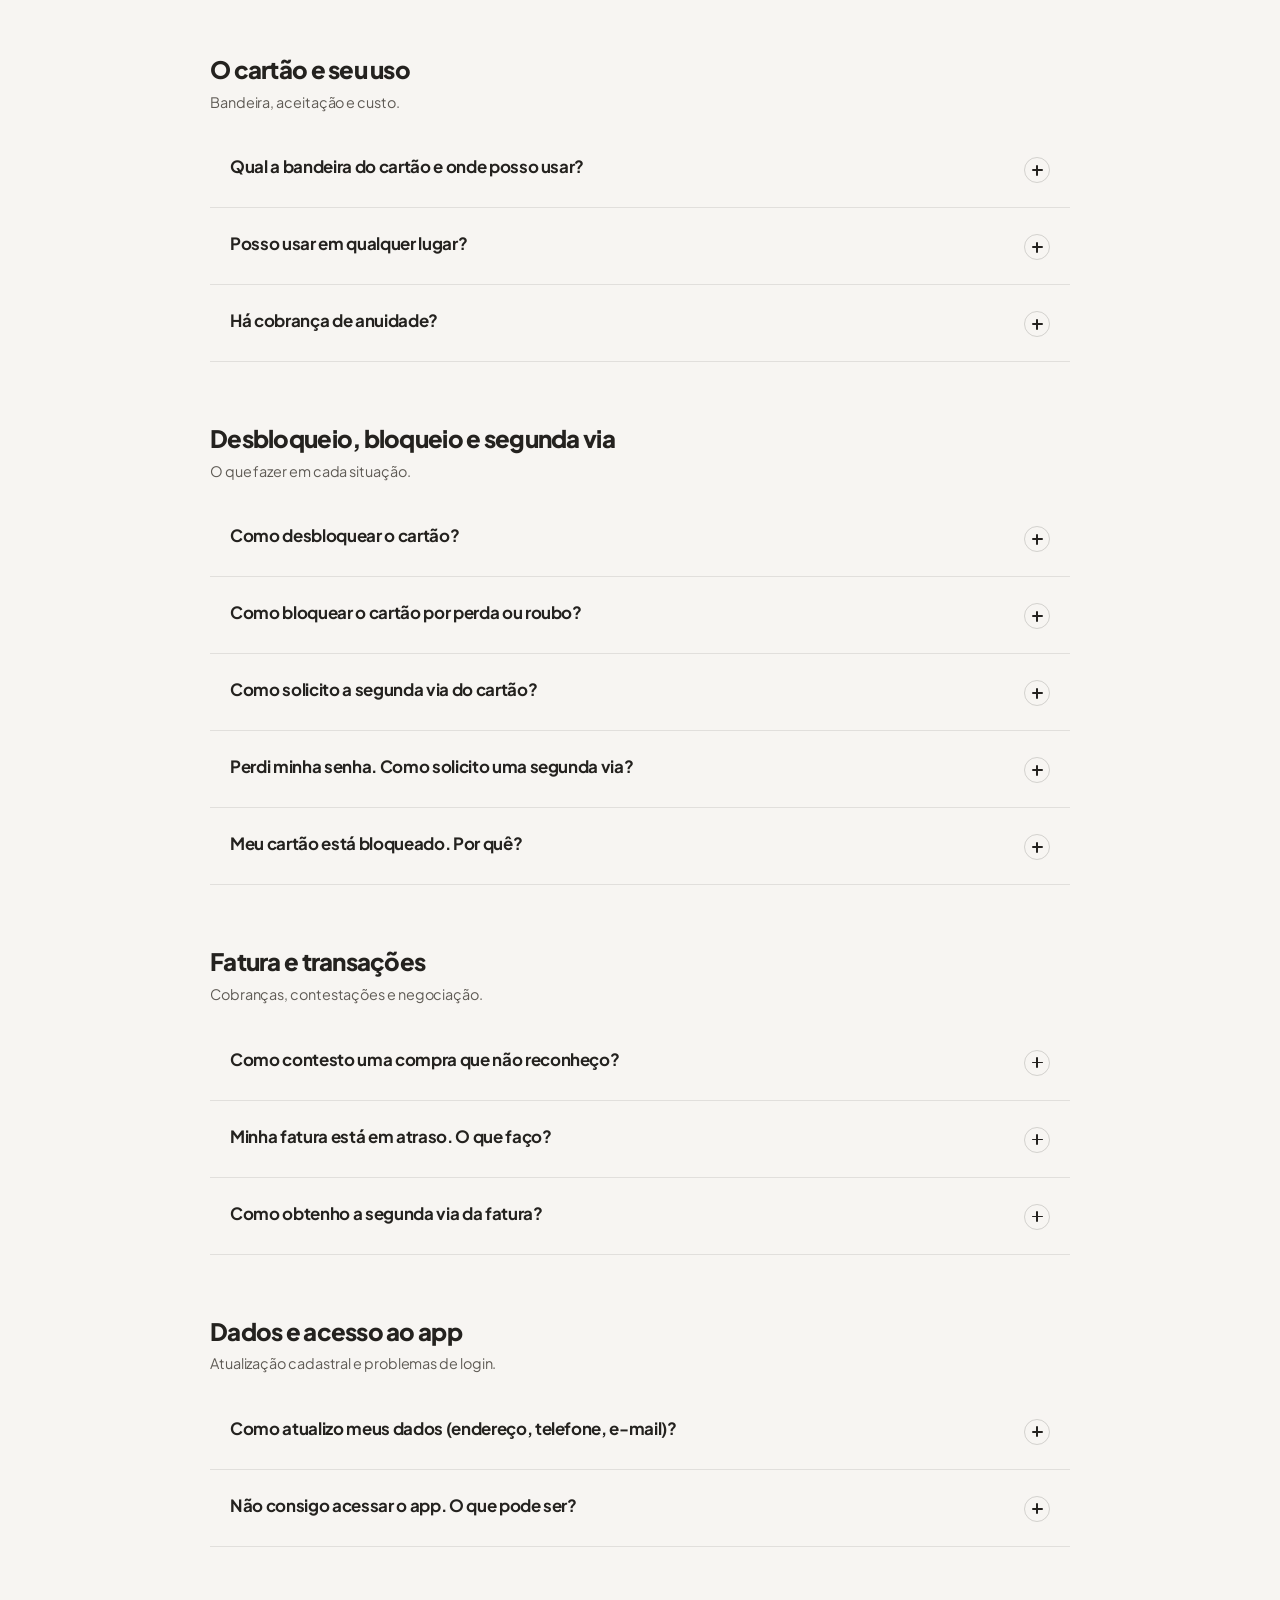
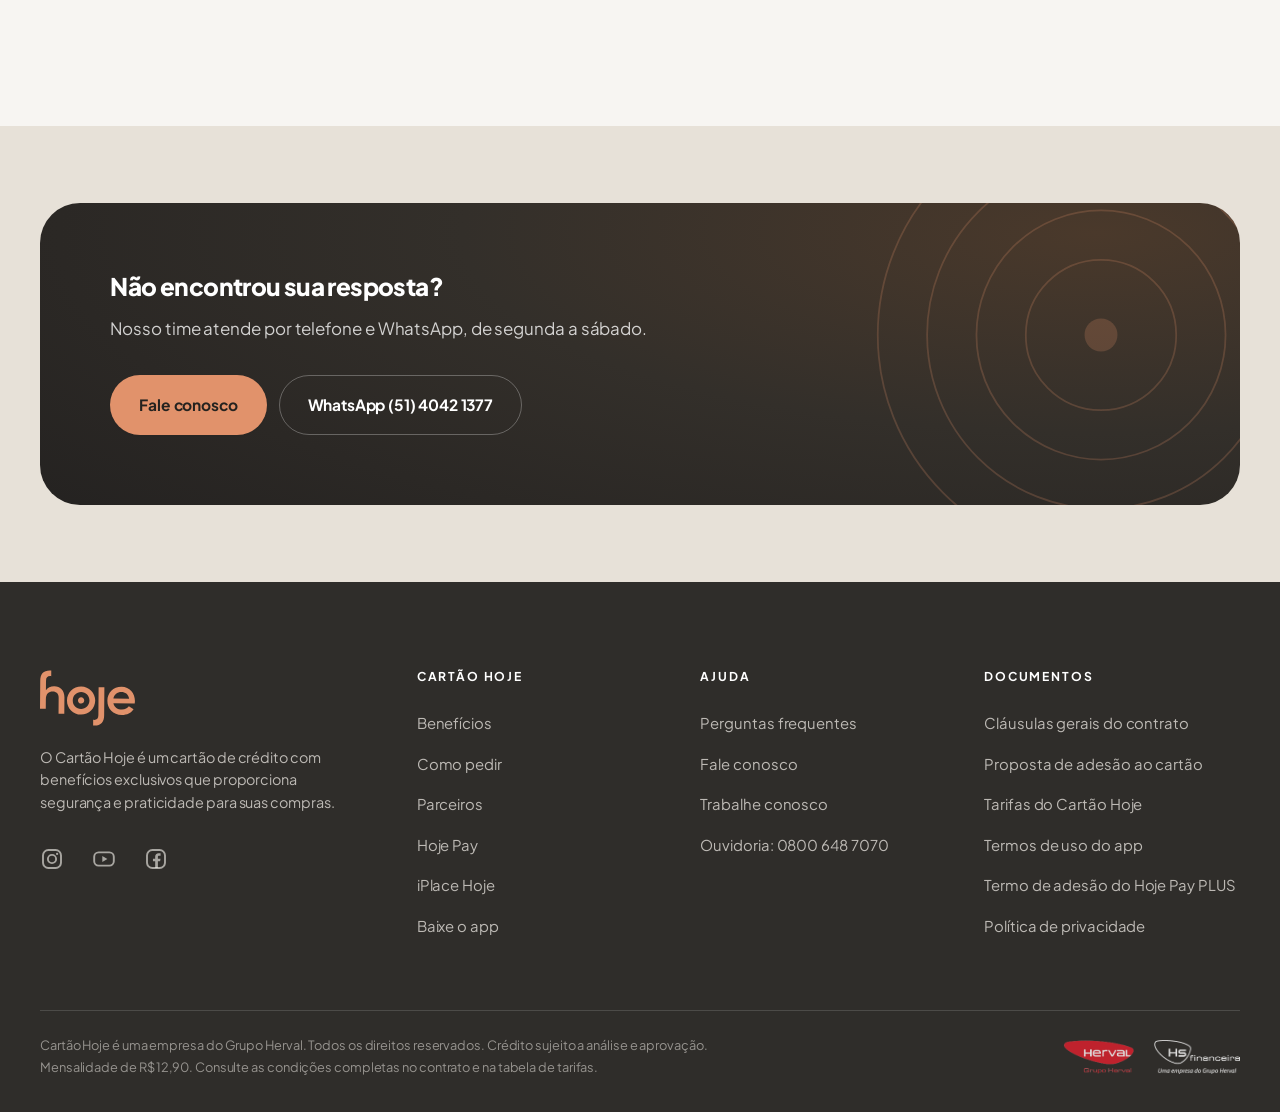
<file: perguntas-frequentes/index.html>
<!doctype html>
<html lang="pt-BR" class="no-js">
<head>
<meta charset="utf-8">
<meta name="viewport" content="width=device-width, initial-scale=1">
<title>Perguntas frequentes sobre o Cartão Hoje | Central de ajuda</title>
<meta name="description" content="Como solicitar, documentos aceitos, prazo de análise, mensalidade, desbloqueio, segunda via, fatura e contestação de compras do Cartão Hoje.">
<link rel="canonical" href="https://cartaohoje.com.br/perguntas-frequentes/">
<link rel="alternate" hreflang="pt-BR" href="https://cartaohoje.com.br/perguntas-frequentes/">
<link rel="alternate" hreflang="x-default" href="https://cartaohoje.com.br/perguntas-frequentes/">
<meta name="robots" content="index,follow,max-image-preview:large,max-snippet:-1,max-video-preview:-1">
<meta name="theme-color" content="#F7F5F2">

<meta property="og:type" content="website">
<meta property="og:locale" content="pt_BR">
<meta property="og:site_name" content="Cartão Hoje">
<meta property="og:title" content="Perguntas frequentes | Cartão Hoje">
<meta property="og:description" content="Como solicitar, documentos aceitos, prazo de análise, mensalidade, desbloqueio, segunda via e fatura do Cartão Hoje.">
<meta property="og:url" content="https://cartaohoje.com.br/perguntas-frequentes/">
<meta property="og:image" content="https://cartaohoje.com.br/assets/img/og/perguntas-frequentes.jpg">
<meta property="og:image:secure_url" content="https://cartaohoje.com.br/assets/img/og/perguntas-frequentes.jpg">
<meta property="og:image:type" content="image/jpeg">
<meta property="og:image:width" content="1200">
<meta property="og:image:height" content="630">
<meta property="og:image:alt" content="Central de ajuda do Cartão Hoje">

<meta name="twitter:card" content="summary_large_image">
<meta name="twitter:title" content="Perguntas frequentes | Cartão Hoje">
<meta name="twitter:description" content="Como solicitar, documentos aceitos, prazo de análise, mensalidade, desbloqueio, segunda via e fatura do Cartão Hoje.">
<meta name="twitter:image" content="https://cartaohoje.com.br/assets/img/og/perguntas-frequentes.jpg">
<meta name="twitter:image:alt" content="Central de ajuda do Cartão Hoje">

<link rel="icon" href="../assets/img/marca/logo/simbolo-laranja.svg" type="image/svg+xml">
<link rel="icon" href="../assets/img/marca/icon-32.png" sizes="32x32" type="image/png">
<link rel="apple-touch-icon" href="../assets/img/marca/apple-touch-icon.png">
<link rel="manifest" href="../site.webmanifest">

<link rel="preconnect" href="https://fonts.googleapis.com">
<link rel="preconnect" href="https://fonts.gstatic.com" crossorigin>
<link rel="stylesheet" href="https://fonts.googleapis.com/css2?family=Plus+Jakarta+Sans:wght@400;500;600;700;800&display=swap">
<link rel="stylesheet" href="../assets/css/hoje.css">
</head>
<body>
<a class="skip" href="#conteudo">Pular para o conteúdo</a>
<header class="hdr">
  <div class="shell hdr__in">
    <a class="brand" href="../index.html" aria-label="Cartão Hoje — página inicial">
      <img src="../assets/img/marca/logo/hoje-laranja.svg" alt="Cartão Hoje" width="85" height="50">
    </a>
    <nav class="nav" aria-label="Principal">
      <a href="../index.html#beneficios">Benefícios</a>
      <a href="../index.html#pedir">Como pedir</a>
      <a href="../index.html#parceiros">Parceiros</a>
      <a href="../hoje-pay/index.html">Hoje Pay</a>
      <a href="../iplace-hoje/index.html">iPlace Hoje</a>
      <a href="../perguntas-frequentes/index.html" aria-current="page">Ajuda</a>
      <a href="../fale-conosco/index.html">Fale conosco</a>
    </nav>
    <div class="hdr__cta">
      <a class="btn btn--sm" href="../baixar-o-app/index.html">Peça pelo app</a>
      <button class="burger" type="button" aria-expanded="false" aria-controls="menu-mobile">
        <span class="sr">Abrir menu</span><i></i>
      </button>
    </div>
  </div>
  <div class="mnav" id="menu-mobile">
    <a href="../index.html#beneficios">Benefícios</a>
    <a href="../index.html#pedir">Como pedir</a>
    <a href="../index.html#parceiros">Parceiros</a>
    <a href="../hoje-pay/index.html">Hoje Pay</a>
    <a href="../iplace-hoje/index.html">iPlace Hoje</a>
    <a href="../perguntas-frequentes/index.html">Perguntas frequentes</a>
    <a href="../fale-conosco/index.html">Fale conosco</a>
    <a href="../trabalhe-conosco/index.html">Trabalhe conosco</a>
    <a class="btn" href="../baixar-o-app/index.html">Peça pelo app</a>
  </div>
</header>

<main id="conteudo">

<section class="phero">
  <div class="phero__glow" aria-hidden="true"></div>
  <div class="shell phero__in">
    <nav class="crumbs" aria-label="Trilha de navegação">
      <ol>
        <li><a href="../index.html">Início</a></li>
        <li>Perguntas frequentes</li>
      </ol>
    </nav>
    <p class="eyebrow">Central de ajuda</p>
    <h1 class="h2">Perguntas frequentes</h1>
    <p class="lead">Reunimos aqui as dúvidas que mais chegam ao nosso atendimento. Se a sua não estiver na lista,
      <a href="../fale-conosco/index.html" style="color:var(--coral-ink);font-weight:600;border-bottom:1px solid var(--coral-soft)">fale com a gente</a>.</p>
  </div>
</section>

<section class="section">
  <div class="shell faq">

    <div class="faq__group">
      <h2>Solicitação e aprovação</h2>
      <p class="muted small" style="margin-bottom:18px">Como pedir o cartão e o que acontece depois.</p>
      <div data-accordion>
        <details open>
          <summary>Qual o prazo de avaliação após solicitar pelo app?<span class="pm" aria-hidden="true"></span></summary>
          <div class="faq__a"><p>O cliente recebe o retorno da análise em poucos minutos. Caso a solicitação fique pendenciada, será necessário reenviar os documentos adicionais indicados no app.</p></div>
        </details>
        <details>
          <summary>Quem pode solicitar o Cartão Hoje?<span class="pm" aria-hidden="true"></span></summary>
          <div class="faq__a"><p>Qualquer pessoa física, com mais de 18 anos e com renda superior a 1 salário mínimo.</p></div>
        </details>
        <details>
          <summary>Quais dados são obrigatórios na solicitação?<span class="pm" aria-hidden="true"></span></summary>
          <div class="faq__a">
            <p>Na primeira etapa, dados pessoais e de renda:</p>
            <ul><li>Nome completo</li><li>CPF</li><li>Data de nascimento</li><li>Renda</li></ul>
            <p>Na etapa seguinte, o documento de identificação e o endereço.</p>
          </div>
        </details>
        <details>
          <summary>Como sei se meu cartão foi aprovado?<span class="pm" aria-hidden="true"></span></summary>
          <div class="faq__a"><p>Você recebe uma notificação no celular e pode acompanhar o andamento diretamente pelo app.</p></div>
        </details>
        <details>
          <summary>Minha solicitação foi reprovada. Posso tentar de novo?<span class="pm" aria-hidden="true"></span></summary>
          <div class="faq__a"><p>Sim. Após 90 dias você poderá solicitar uma nova análise.</p></div>
        </details>
        <details>
          <summary>Por que fui negado se não tenho restrições no meu nome?<span class="pm" aria-hidden="true"></span></summary>
          <div class="faq__a"><p>Nossa análise de crédito não se restringe apenas à consulta de restrições: outros fatores são considerados na decisão.</p></div>
        </details>
      </div>
    </div>

    <div class="faq__group">
      <h2>Documentação</h2>
      <p class="muted small" style="margin-bottom:18px">O que enviar e em quais formatos.</p>
      <div data-accordion>
        <details>
          <summary>Quais documentos são obrigatórios?<span class="pm" aria-hidden="true"></span></summary>
          <div class="faq__a"><p>Documento de identificação — carteira de identidade ou CNH — com foto da frente e do verso. Poderá ser solicitado comprovante de endereço e de renda.</p></div>
        </details>
        <details>
          <summary>Quais documentos de identificação são aceitos?<span class="pm" aria-hidden="true"></span></summary>
          <div class="faq__a"><p>Carteira de identidade em boas condições, com emissão de até 10 anos; ou CNH válida.</p></div>
        </details>
        <details>
          <summary>Qual comprovante de residência é aceito?<span class="pm" aria-hidden="true"></span></summary>
          <div class="faq__a"><p>Contas com emissão de até 120 dias: água, luz, telefone, gás, internet ou cartão de crédito.</p></div>
        </details>
        <details>
          <summary>Como faço para comprovar minha renda?<span class="pm" aria-hidden="true"></span></summary>
          <div class="faq__a"><p>Contracheque, recibo de Imposto de Renda ou fatura de cartão de crédito, com emissão de até dois meses.</p></div>
        </details>
      </div>
    </div>

    <div class="faq__group">
      <h2>O cartão e seu uso</h2>
      <p class="muted small" style="margin-bottom:18px">Bandeira, aceitação e custo.</p>
      <div data-accordion>
        <details>
          <summary>Qual a bandeira do cartão e onde posso usar?<span class="pm" aria-hidden="true"></span></summary>
          <div class="faq__a"><p>A bandeira é Visa e o cartão é internacional, ou seja, é aceito em milhares de estabelecimentos no Brasil e no mundo.</p></div>
        </details>
        <details>
          <summary>Posso usar em qualquer lugar?<span class="pm" aria-hidden="true"></span></summary>
          <div class="faq__a"><p>Sim, em estabelecimentos que aceitam Visa, físicos e eletrônicos. Também é possível gerar um cartão virtual pelo app para compras online.</p></div>
        </details>
        <details>
          <summary>Há cobrança de anuidade?<span class="pm" aria-hidden="true"></span></summary>
          <div class="faq__a"><p>Sim. O Cartão Hoje possui uma cobrança mensal no valor de R$ 12,90.</p></div>
        </details>
      </div>
    </div>

    <div class="faq__group">
      <h2>Desbloqueio, bloqueio e segunda via</h2>
      <p class="muted small" style="margin-bottom:18px">O que fazer em cada situação.</p>
      <div data-accordion>
        <details>
          <summary>Como desbloquear o cartão?<span class="pm" aria-hidden="true"></span></summary>
          <div class="faq__a"><p>Pelo app, ou pela Central de Atendimento Eletrônica: <a href="tel:30036680">3003 6680</a> e <a href="tel:08004006680">0800 400 6680</a>.</p></div>
        </details>
        <details>
          <summary>Como bloquear o cartão por perda ou roubo?<span class="pm" aria-hidden="true"></span></summary>
          <div class="faq__a"><p>Pelo app Hoje ou pelos telefones de atendimento: <a href="tel:30036680">3003 6680</a> e <a href="tel:08004006680">0800 400 6680</a>.</p></div>
        </details>
        <details>
          <summary>Como solicito a segunda via do cartão?<span class="pm" aria-hidden="true"></span></summary>
          <div class="faq__a"><p>Entre em contato com o Serviço de Atendimento: <a href="tel:40202202">4020 2202</a> ou <a href="tel:08006022202">0800 602 2202</a>, de segunda a sexta das 8h às 20h e aos sábados das 8h às 18h.</p></div>
        </details>
        <details>
          <summary>Perdi minha senha. Como solicito uma segunda via?<span class="pm" aria-hidden="true"></span></summary>
          <div class="faq__a"><p>Pelo Serviço de Atendimento: <a href="tel:40202202">4020 2202</a> ou <a href="tel:08006022202">0800 602 2202</a>, de segunda a sexta das 8h às 20h e aos sábados das 8h às 18h.</p></div>
        </details>
        <details>
          <summary>Meu cartão está bloqueado. Por quê?<span class="pm" aria-hidden="true"></span></summary>
          <div class="faq__a"><p>Entre em contato com o Serviço de Atendimento para verificar o motivo do bloqueio pelo <a href="tel:40202202">4020 2202</a> ou <a href="tel:08006022202">0800 602 2202</a>, de segunda a sexta das 8h às 20h e aos sábados das 8h às 18h.</p></div>
        </details>
      </div>
    </div>

    <div class="faq__group">
      <h2>Fatura e transações</h2>
      <p class="muted small" style="margin-bottom:18px">Cobranças, contestações e negociação.</p>
      <div data-accordion>
        <details>
          <summary>Como contesto uma compra que não reconheço?<span class="pm" aria-hidden="true"></span></summary>
          <div class="faq__a"><p>A contestação pode ser realizada através do Serviço de Atendimento ao Cliente <a href="tel:40202202">4020 2202</a> ou <a href="tel:08006022202">0800 602 2202</a>, de segunda a sexta das 8h às 20h e aos sábados das 8h às 18h. Depois, você acompanha o andamento pelo app.</p></div>
        </details>
        <details>
          <summary>Minha fatura está em atraso. O que faço?<span class="pm" aria-hidden="true"></span></summary>
          <div class="faq__a"><p>Fale com a gente pelo WhatsApp <a href="https://wa.me/555140421377" target="_blank" rel="noopener">(51) 4042 1377</a>, de segunda a sexta das 8h às 20h e aos sábados das 8h às 18h.</p></div>
        </details>
        <details>
          <summary>Como obtenho a segunda via da fatura?<span class="pm" aria-hidden="true"></span></summary>
          <div class="faq__a"><p>Disponível no app ou pelo WhatsApp <a href="https://wa.me/555140421377" target="_blank" rel="noopener">(51) 4042 1377</a>.</p></div>
        </details>
      </div>
    </div>

    <div class="faq__group">
      <h2>Dados e acesso ao app</h2>
      <p class="muted small" style="margin-bottom:18px">Atualização cadastral e problemas de login.</p>
      <div data-accordion>
        <details>
          <summary>Como atualizo meus dados (endereço, telefone, e-mail)?<span class="pm" aria-hidden="true"></span></summary>
          <div class="faq__a"><p>Pelo app Hoje ou pelo Serviço de Atendimento: <a href="tel:40202202">4020 2202</a> / <a href="tel:08006022202">0800 602 2202</a>.</p></div>
        </details>
        <details>
          <summary>Não consigo acessar o app. O que pode ser?<span class="pm" aria-hidden="true"></span></summary>
          <div class="faq__a">
            <p>O acesso pode estar desabilitado por um destes motivos:</p>
            <ul><li>Cancelamento do cartão</li><li>Solicitação de exclusão de dados (LGPD)</li><li>Suspeita de fraude</li><li>Erros consecutivos de senha</li></ul>
            <p>Entre em contato com o atendimento para regularizar.</p>
          </div>
        </details>
      </div>
    </div>

  </div>
</section>

<section class="section--tight tinted">
  <div class="shell">
    <div class="cta-band">
      <svg class="cta-band__arcs" viewBox="0 0 400 400" fill="none" aria-hidden="true">
        <circle cx="200" cy="200" r="190" stroke="currentColor" stroke-width="1.5"/>
        <circle cx="200" cy="200" r="148" stroke="currentColor" stroke-width="1.5"/>
        <circle cx="200" cy="200" r="106" stroke="currentColor" stroke-width="1.5"/>
        <circle cx="200" cy="200" r="64" stroke="currentColor" stroke-width="1.5"/>
        <circle cx="200" cy="200" r="14" fill="currentColor"/>
      </svg>
      <div class="cta-band__in">
        <h2 class="h3">Não encontrou sua resposta?</h2>
        <p>Nosso time atende por telefone e WhatsApp, de segunda a sábado.</p>
        <div class="btn-row">
          <a class="btn btn--coral" href="../fale-conosco/index.html">Fale conosco</a>
          <a class="btn btn--ghost" href="https://wa.me/555140421377" target="_blank" rel="noopener">WhatsApp (51) 4042 1377</a>
        </div>
      </div>
    </div>
  </div>
</section>

</main>
<footer class="ft">
  <div class="shell">
    <div class="ft__grid">
      <div class="ft__brand">
        <img src="../assets/img/marca/logo/hoje-laranja.svg" alt="Cartão Hoje" width="95" height="56">
        <p class="small">O Cartão Hoje é um cartão de crédito com benefícios exclusivos que proporciona segurança e praticidade para suas compras.</p>
        <div class="ft__soc">
          <a href="https://www.instagram.com/hojebr_/" target="_blank" rel="noopener" aria-label="Instagram"><svg viewBox="0 0 24 24" fill="none" aria-hidden="true"><rect x="3" y="3" width="18" height="18" rx="5.4" stroke="currentColor" stroke-width="1.9"/><circle cx="12" cy="12" r="4.1" stroke="currentColor" stroke-width="1.9"/><circle cx="17.1" cy="6.9" r="1.15" fill="currentColor"/></svg></a>
          <a href="https://www.youtube.com/@cartaohoje" target="_blank" rel="noopener" aria-label="YouTube"><svg viewBox="0 0 24 24" fill="none" aria-hidden="true"><rect x="2.2" y="5.4" width="19.6" height="13.2" rx="4.4" stroke="currentColor" stroke-width="1.9"/><path d="m10.3 9.1 5.1 2.9-5.1 2.9V9.1Z" fill="currentColor"/></svg></a>
          <a href="https://www.facebook.com/cartaohoje" target="_blank" rel="noopener" aria-label="Facebook"><svg viewBox="0 0 24 24" fill="none" aria-hidden="true"><rect x="3" y="3" width="18" height="18" rx="5.4" stroke="currentColor" stroke-width="1.9"/><path d="M13.9 21v-6.7h2.2l.42-2.62H13.9V9.98c0-.76.21-1.28 1.3-1.28h1.39V6.36c-.24-.03-1.07-.1-2.03-.1-2.01 0-3.38 1.23-3.38 3.48v1.94H8.96v2.62h2.22V21h2.72Z" fill="currentColor"/></svg></a>
        </div>
      </div>

      <div>
        <h4>Cartão Hoje</h4>
        <ul>
          <li><a href="../index.html#beneficios">Benefícios</a></li>
          <li><a href="../index.html#pedir">Como pedir</a></li>
          <li><a href="../index.html#parceiros">Parceiros</a></li>
          <li><a href="../hoje-pay/index.html">Hoje Pay</a></li>
          <li><a href="../iplace-hoje/index.html">iPlace Hoje</a></li>
          <li><a href="../baixar-o-app/index.html">Baixe o app</a></li>
        </ul>
      </div>

      <div>
        <h4>Ajuda</h4>
        <ul>
          <li><a href="../perguntas-frequentes/index.html" aria-current="page">Perguntas frequentes</a></li>
          <li><a href="../fale-conosco/index.html">Fale conosco</a></li>
          <li><a href="../trabalhe-conosco/index.html">Trabalhe conosco</a></li>
          <li><a href="tel:08006487070">Ouvidoria: 0800 648 7070</a></li>
        </ul>
      </div>

      <div>
        <h4>Documentos</h4>
        <ul>
          <li><a href="../assets/docs/clausulas-gerais-do-contrato.pdf" target="_blank" rel="noopener">Cláusulas gerais do contrato</a></li>
          <li><a href="../assets/docs/proposta-de-adesao-ao-cartao.pdf" target="_blank" rel="noopener">Proposta de adesão ao cartão</a></li>
          <li><a href="../assets/docs/tarifas-cartao-hoje.pdf" target="_blank" rel="noopener">Tarifas do Cartão Hoje</a></li>
          <li><a href="../assets/docs/termos-de-uso-do-app.pdf" target="_blank" rel="noopener">Termos de uso do app</a></li>
          <li><a href="../assets/docs/termo-de-adesao-hojepay-plus.pdf" target="_blank" rel="noopener">Termo de adesão do Hoje Pay PLUS</a></li>
          <li><a href="../politica-de-privacidade/index.html">Política de privacidade</a></li>
        </ul>
      </div>
    </div>

    <div class="ft__legal">
      <p>Cartão Hoje é uma empresa do Grupo Herval. Todos os direitos reservados. Crédito sujeito a análise e aprovação. Mensalidade de R$ 12,90. Consulte as condições completas no contrato e na tabela de tarifas.</p>
      <div class="ft__co">
        <a href="https://www.herval.com.br/" target="_blank" rel="noopener" aria-label="Site do Grupo Herval"><img src="../assets/img/marca/grupo-herval.png" alt="Grupo Herval" width="167" height="80" loading="lazy"></a>
        <a href="https://hsfinanceira.com.br/" target="_blank" rel="noopener" aria-label="Site da HS Financeira"><img src="../assets/img/marca/hs-financeira.png" alt="HS Financeira" width="180" height="71" loading="lazy"></a>
      </div>
    </div>
  </div>
</footer>
<script src="../assets/js/hoje.js" defer></script>

<script type="application/ld+json">
{
  "@context": "https://schema.org",
  "@graph": [
    {
      "@type": "Organization",
      "@id": "https://cartaohoje.com.br/#organizacao",
      "name": "Cartão Hoje",
      "alternateName": [
        "Hoje",
        "Cartão Hoje HS Financeira"
      ],
      "legalName": "HS Financeira S.A. — Crédito, Financiamento e Investimento",
      "description": "Emissora do Cartão Hoje, cartão de crédito Visa internacional solicitado pelo aplicativo, sem necessidade de abrir conta em banco. A HS Financeira é a instituição financeira do Grupo Herval.",
      "url": "https://cartaohoje.com.br/",
      "logo": {
        "@type": "ImageObject",
        "@id": "https://cartaohoje.com.br/#logo",
        "url": "https://cartaohoje.com.br/assets/img/marca/logo-hoje.png",
        "contentUrl": "https://cartaohoje.com.br/assets/img/marca/logo-hoje.png",
        "width": 512,
        "height": 301,
        "caption": "Cartão Hoje"
      },
      "image": {
        "@id": "https://cartaohoje.com.br/#logo"
      },
      "slogan": "O amanhã começa hoje",
      "naics": "522210",
      "taxID": "07.512.441/0001-11",
      "identifier": [
        {
          "@type": "PropertyValue",
          "propertyID": "CNPJ",
          "value": "07.512.441/0001-11"
        }
      ],
      "address": {
        "@type": "PostalAddress",
        "streetAddress": "BR-116, nº 7070, Sala 14, Portal da Serra",
        "addressLocality": "Dois Irmãos",
        "addressRegion": "RS",
        "postalCode": "93950-000",
        "addressCountry": "BR"
      },
      "areaServed": {
        "@type": "Country",
        "name": "Brasil"
      },
      "knowsLanguage": "pt-BR",
      "parentOrganization": {
        "@type": "Organization",
        "name": "Grupo Herval",
        "url": "https://www.herval.com.br/",
        "foundingDate": "1959"
      },
      "sameAs": [
        "https://www.instagram.com/hojebr_/",
        "https://www.youtube.com/@cartaohoje",
        "https://www.facebook.com/cartaohoje",
        "https://hsfinanceira.com.br/"
      ],
      "contactPoint": [
        {
          "@type": "ContactPoint",
          "telephone": "+55-800-400-6680",
          "contactType": "customer service",
          "name": "Central de Atendimento 24 horas",
          "areaServed": "BR",
          "availableLanguage": "Portuguese",
          "hoursAvailable": {
            "@type": "OpeningHoursSpecification",
            "dayOfWeek": [
              "Monday",
              "Tuesday",
              "Wednesday",
              "Thursday",
              "Friday",
              "Saturday",
              "Sunday"
            ],
            "opens": "00:00",
            "closes": "23:59"
          }
        },
        {
          "@type": "ContactPoint",
          "telephone": "+55-800-602-2202",
          "contactType": "customer support",
          "name": "Serviço de Atendimento ao Cliente",
          "areaServed": "BR",
          "availableLanguage": "Portuguese",
          "hoursAvailable": [
            {
              "@type": "OpeningHoursSpecification",
              "dayOfWeek": [
                "Monday",
                "Tuesday",
                "Wednesday",
                "Thursday",
                "Friday"
              ],
              "opens": "08:00",
              "closes": "20:00"
            },
            {
              "@type": "OpeningHoursSpecification",
              "dayOfWeek": "Saturday",
              "opens": "08:00",
              "closes": "18:00"
            }
          ]
        },
        {
          "@type": "ContactPoint",
          "telephone": "+55-51-4042-1377",
          "contactType": "customer support",
          "name": "WhatsApp",
          "areaServed": "BR",
          "availableLanguage": "Portuguese",
          "url": "https://wa.me/555140421377"
        },
        {
          "@type": "ContactPoint",
          "telephone": "+55-800-648-7070",
          "contactType": "complaints",
          "name": "Ouvidoria",
          "areaServed": "BR",
          "availableLanguage": "Portuguese"
        }
      ]
    },
    {
      "@type": "WebSite",
      "@id": "https://cartaohoje.com.br/#site",
      "url": "https://cartaohoje.com.br/",
      "name": "Cartão Hoje",
      "description": "Site oficial do Cartão Hoje, cartão de crédito Visa internacional da HS Financeira.",
      "inLanguage": "pt-BR",
      "publisher": {
        "@id": "https://cartaohoje.com.br/#organizacao"
      }
    },
    {
      "@type": [
        "CreditCard",
        "FinancialProduct",
        "Product"
      ],
      "@id": "https://cartaohoje.com.br/#cartao-hoje",
      "name": "Cartão Hoje",
      "description": "Cartão de crédito Visa internacional solicitado pelo aplicativo, com resposta da análise em poucos minutos e sem necessidade de abrir conta em banco. Oferece até 40 dias para pagar, parcelamento em até 24x iguais, pagamento por aproximação e cartão virtual no app.",
      "url": "https://cartaohoje.com.br/",
      "image": "https://cartaohoje.com.br/assets/img/og/home.jpg",
      "category": "Cartão de crédito",
      "provider": {
        "@id": "https://cartaohoje.com.br/#organizacao"
      },
      "areaServed": {
        "@type": "Country",
        "name": "Brasil"
      },
      "contactlessPayment": true,
      "feesAndCommissionsSpecification": "https://cartaohoje.com.br/assets/docs/tarifas-cartao-hoje.pdf",
      "termsOfService": "https://cartaohoje.com.br/assets/docs/clausulas-gerais-do-contrato.pdf",
      "additionalProperty": [
        {
          "@type": "PropertyValue",
          "name": "Bandeira",
          "value": "Visa"
        },
        {
          "@type": "PropertyValue",
          "name": "Abrangência",
          "value": "Internacional — aceito no Brasil e no exterior"
        },
        {
          "@type": "PropertyValue",
          "name": "Mensalidade",
          "value": "R$ 12,90"
        },
        {
          "@type": "PropertyValue",
          "name": "Prazo para pagar",
          "value": "Até 40 dias"
        },
        {
          "@type": "PropertyValue",
          "name": "Parcelamento",
          "value": "Até 24x iguais"
        },
        {
          "@type": "PropertyValue",
          "name": "Pagamento por aproximação",
          "value": "Sim"
        },
        {
          "@type": "PropertyValue",
          "name": "Cartão virtual no app",
          "value": "Sim"
        },
        {
          "@type": "PropertyValue",
          "name": "Necessita conta em banco",
          "value": "Não"
        },
        {
          "@type": "PropertyValue",
          "name": "Idade mínima",
          "value": "18 anos"
        },
        {
          "@type": "PropertyValue",
          "name": "Renda mínima",
          "value": "1 salário mínimo"
        },
        {
          "@type": "PropertyValue",
          "name": "Canal de solicitação",
          "value": "Aplicativo Hoje, para iPhone e Android"
        },
        {
          "@type": "PropertyValue",
          "name": "Prazo da análise de crédito",
          "value": "Poucos minutos"
        },
        {
          "@type": "PropertyValue",
          "name": "Nova tentativa após recusa",
          "value": "90 dias"
        }
      ],
      "offers": {
        "@type": "Offer",
        "url": "https://cartaohoje.com.br/baixar-o-app/",
        "price": "12.90",
        "priceCurrency": "BRL",
        "availability": "https://schema.org/InStock",
        "areaServed": {
          "@type": "Country",
          "name": "Brasil"
        },
        "seller": {
          "@id": "https://cartaohoje.com.br/#organizacao"
        },
        "priceSpecification": {
          "@type": "UnitPriceSpecification",
          "price": "12.90",
          "priceCurrency": "BRL",
          "name": "Mensalidade",
          "billingIncrement": 1,
          "unitCode": "MON",
          "valueAddedTaxIncluded": true
        }
      }
    },
    {
      "@type": "BreadcrumbList",
      "@id": "https://cartaohoje.com.br/perguntas-frequentes/#trilha",
      "itemListElement": [
        {
          "@type": "ListItem",
          "position": 1,
          "name": "Início",
          "item": "https://cartaohoje.com.br/"
        },
        {
          "@type": "ListItem",
          "position": 2,
          "name": "Perguntas frequentes",
          "item": "https://cartaohoje.com.br/perguntas-frequentes/"
        }
      ]
    },
    {
      "@type": "FAQPage",
      "@id": "https://cartaohoje.com.br/perguntas-frequentes/#pagina",
      "url": "https://cartaohoje.com.br/perguntas-frequentes/",
      "name": "Perguntas frequentes sobre o Cartão Hoje | Central de ajuda",
      "description": "Como solicitar, documentos aceitos, prazo de análise, mensalidade, desbloqueio, segunda via, fatura e contestação de compras do Cartão Hoje.",
      "isPartOf": {
        "@id": "https://cartaohoje.com.br/#site"
      },
      "about": {
        "@id": "https://cartaohoje.com.br/#cartao-hoje"
      },
      "inLanguage": "pt-BR",
      "primaryImageOfPage": {
        "@type": "ImageObject",
        "url": "https://cartaohoje.com.br/assets/img/og/perguntas-frequentes.jpg",
        "width": 1200,
        "height": 630
      },
      "datePublished": "2026-09-14",
      "dateModified": "2026-09-14",
      "publisher": {
        "@id": "https://cartaohoje.com.br/#organizacao"
      },
      "breadcrumb": {
        "@id": "https://cartaohoje.com.br/perguntas-frequentes/#trilha"
      },
      "mainEntity": [
        {
          "@type": "Question",
          "name": "Qual o prazo de avaliação após solicitar pelo app?",
          "acceptedAnswer": {
            "@type": "Answer",
            "text": "O cliente recebe o retorno da análise em poucos minutos. Caso a solicitação fique pendenciada, será necessário reenviar os documentos adicionais indicados no app."
          }
        },
        {
          "@type": "Question",
          "name": "Quem pode solicitar o Cartão Hoje?",
          "acceptedAnswer": {
            "@type": "Answer",
            "text": "Qualquer pessoa física, com mais de 18 anos e com renda superior a 1 salário mínimo."
          }
        },
        {
          "@type": "Question",
          "name": "Quais dados são obrigatórios na solicitação?",
          "acceptedAnswer": {
            "@type": "Answer",
            "text": "Na primeira etapa, dados pessoais e de renda: Nome completoCPFData de nascimentoRenda Na etapa seguinte, o documento de identificação e o endereço."
          }
        },
        {
          "@type": "Question",
          "name": "Como sei se meu cartão foi aprovado?",
          "acceptedAnswer": {
            "@type": "Answer",
            "text": "Você recebe uma notificação no celular e pode acompanhar o andamento diretamente pelo app."
          }
        },
        {
          "@type": "Question",
          "name": "Minha solicitação foi reprovada. Posso tentar de novo?",
          "acceptedAnswer": {
            "@type": "Answer",
            "text": "Sim. Após 90 dias você poderá solicitar uma nova análise."
          }
        },
        {
          "@type": "Question",
          "name": "Por que fui negado se não tenho restrições no meu nome?",
          "acceptedAnswer": {
            "@type": "Answer",
            "text": "Nossa análise de crédito não se restringe apenas à consulta de restrições: outros fatores são considerados na decisão."
          }
        },
        {
          "@type": "Question",
          "name": "Quais documentos são obrigatórios?",
          "acceptedAnswer": {
            "@type": "Answer",
            "text": "Documento de identificação — carteira de identidade ou CNH — com foto da frente e do verso. Poderá ser solicitado comprovante de endereço e de renda."
          }
        },
        {
          "@type": "Question",
          "name": "Quais documentos de identificação são aceitos?",
          "acceptedAnswer": {
            "@type": "Answer",
            "text": "Carteira de identidade em boas condições, com emissão de até 10 anos; ou CNH válida."
          }
        },
        {
          "@type": "Question",
          "name": "Qual comprovante de residência é aceito?",
          "acceptedAnswer": {
            "@type": "Answer",
            "text": "Contas com emissão de até 120 dias: água, luz, telefone, gás, internet ou cartão de crédito."
          }
        },
        {
          "@type": "Question",
          "name": "Como faço para comprovar minha renda?",
          "acceptedAnswer": {
            "@type": "Answer",
            "text": "Contracheque, recibo de Imposto de Renda ou fatura de cartão de crédito, com emissão de até dois meses."
          }
        },
        {
          "@type": "Question",
          "name": "Qual a bandeira do cartão e onde posso usar?",
          "acceptedAnswer": {
            "@type": "Answer",
            "text": "A bandeira é Visa e o cartão é internacional, ou seja, é aceito em milhares de estabelecimentos no Brasil e no mundo."
          }
        },
        {
          "@type": "Question",
          "name": "Posso usar em qualquer lugar?",
          "acceptedAnswer": {
            "@type": "Answer",
            "text": "Sim, em estabelecimentos que aceitam Visa, físicos e eletrônicos. Também é possível gerar um cartão virtual pelo app para compras online."
          }
        },
        {
          "@type": "Question",
          "name": "Há cobrança de anuidade?",
          "acceptedAnswer": {
            "@type": "Answer",
            "text": "Sim. O Cartão Hoje possui uma cobrança mensal no valor de R$ 12,90."
          }
        },
        {
          "@type": "Question",
          "name": "Como desbloquear o cartão?",
          "acceptedAnswer": {
            "@type": "Answer",
            "text": "Pelo app, ou pela Central de Atendimento Eletrônica: 3003 6680 e 0800 400 6680."
          }
        },
        {
          "@type": "Question",
          "name": "Como bloquear o cartão por perda ou roubo?",
          "acceptedAnswer": {
            "@type": "Answer",
            "text": "Pelo app Hoje ou pelos telefones de atendimento: 3003 6680 e 0800 400 6680."
          }
        },
        {
          "@type": "Question",
          "name": "Como solicito a segunda via do cartão?",
          "acceptedAnswer": {
            "@type": "Answer",
            "text": "Entre em contato com o Serviço de Atendimento: 4020 2202 ou 0800 602 2202, de segunda a sexta das 8h às 20h e aos sábados das 8h às 18h."
          }
        },
        {
          "@type": "Question",
          "name": "Perdi minha senha. Como solicito uma segunda via?",
          "acceptedAnswer": {
            "@type": "Answer",
            "text": "Pelo Serviço de Atendimento: 4020 2202 ou 0800 602 2202, de segunda a sexta das 8h às 20h e aos sábados das 8h às 18h."
          }
        },
        {
          "@type": "Question",
          "name": "Meu cartão está bloqueado. Por quê?",
          "acceptedAnswer": {
            "@type": "Answer",
            "text": "Entre em contato com o Serviço de Atendimento para verificar o motivo do bloqueio pelo 4020 2202 ou 0800 602 2202, de segunda a sexta das 8h às 20h e aos sábados das 8h às 18h."
          }
        },
        {
          "@type": "Question",
          "name": "Como contesto uma compra que não reconheço?",
          "acceptedAnswer": {
            "@type": "Answer",
            "text": "A contestação pode ser realizada através do Serviço de Atendimento ao Cliente 4020 2202 ou 0800 602 2202, de segunda a sexta das 8h às 20h e aos sábados das 8h às 18h. Depois, você acompanha o andamento pelo app."
          }
        },
        {
          "@type": "Question",
          "name": "Minha fatura está em atraso. O que faço?",
          "acceptedAnswer": {
            "@type": "Answer",
            "text": "Fale com a gente pelo WhatsApp (51) 4042 1377, de segunda a sexta das 8h às 20h e aos sábados das 8h às 18h."
          }
        },
        {
          "@type": "Question",
          "name": "Como obtenho a segunda via da fatura?",
          "acceptedAnswer": {
            "@type": "Answer",
            "text": "Disponível no app ou pelo WhatsApp (51) 4042 1377."
          }
        },
        {
          "@type": "Question",
          "name": "Como atualizo meus dados (endereço, telefone, e-mail)?",
          "acceptedAnswer": {
            "@type": "Answer",
            "text": "Pelo app Hoje ou pelo Serviço de Atendimento: 4020 2202 / 0800 602 2202."
          }
        },
        {
          "@type": "Question",
          "name": "Não consigo acessar o app. O que pode ser?",
          "acceptedAnswer": {
            "@type": "Answer",
            "text": "O acesso pode estar desabilitado por um destes motivos: Cancelamento do cartãoSolicitação de exclusão de dados (LGPD)Suspeita de fraudeErros consecutivos de senha Entre em contato com o atendimento para regularizar."
          }
        }
      ]
    }
  ]
}
</script>
</body>
</html>
</file>
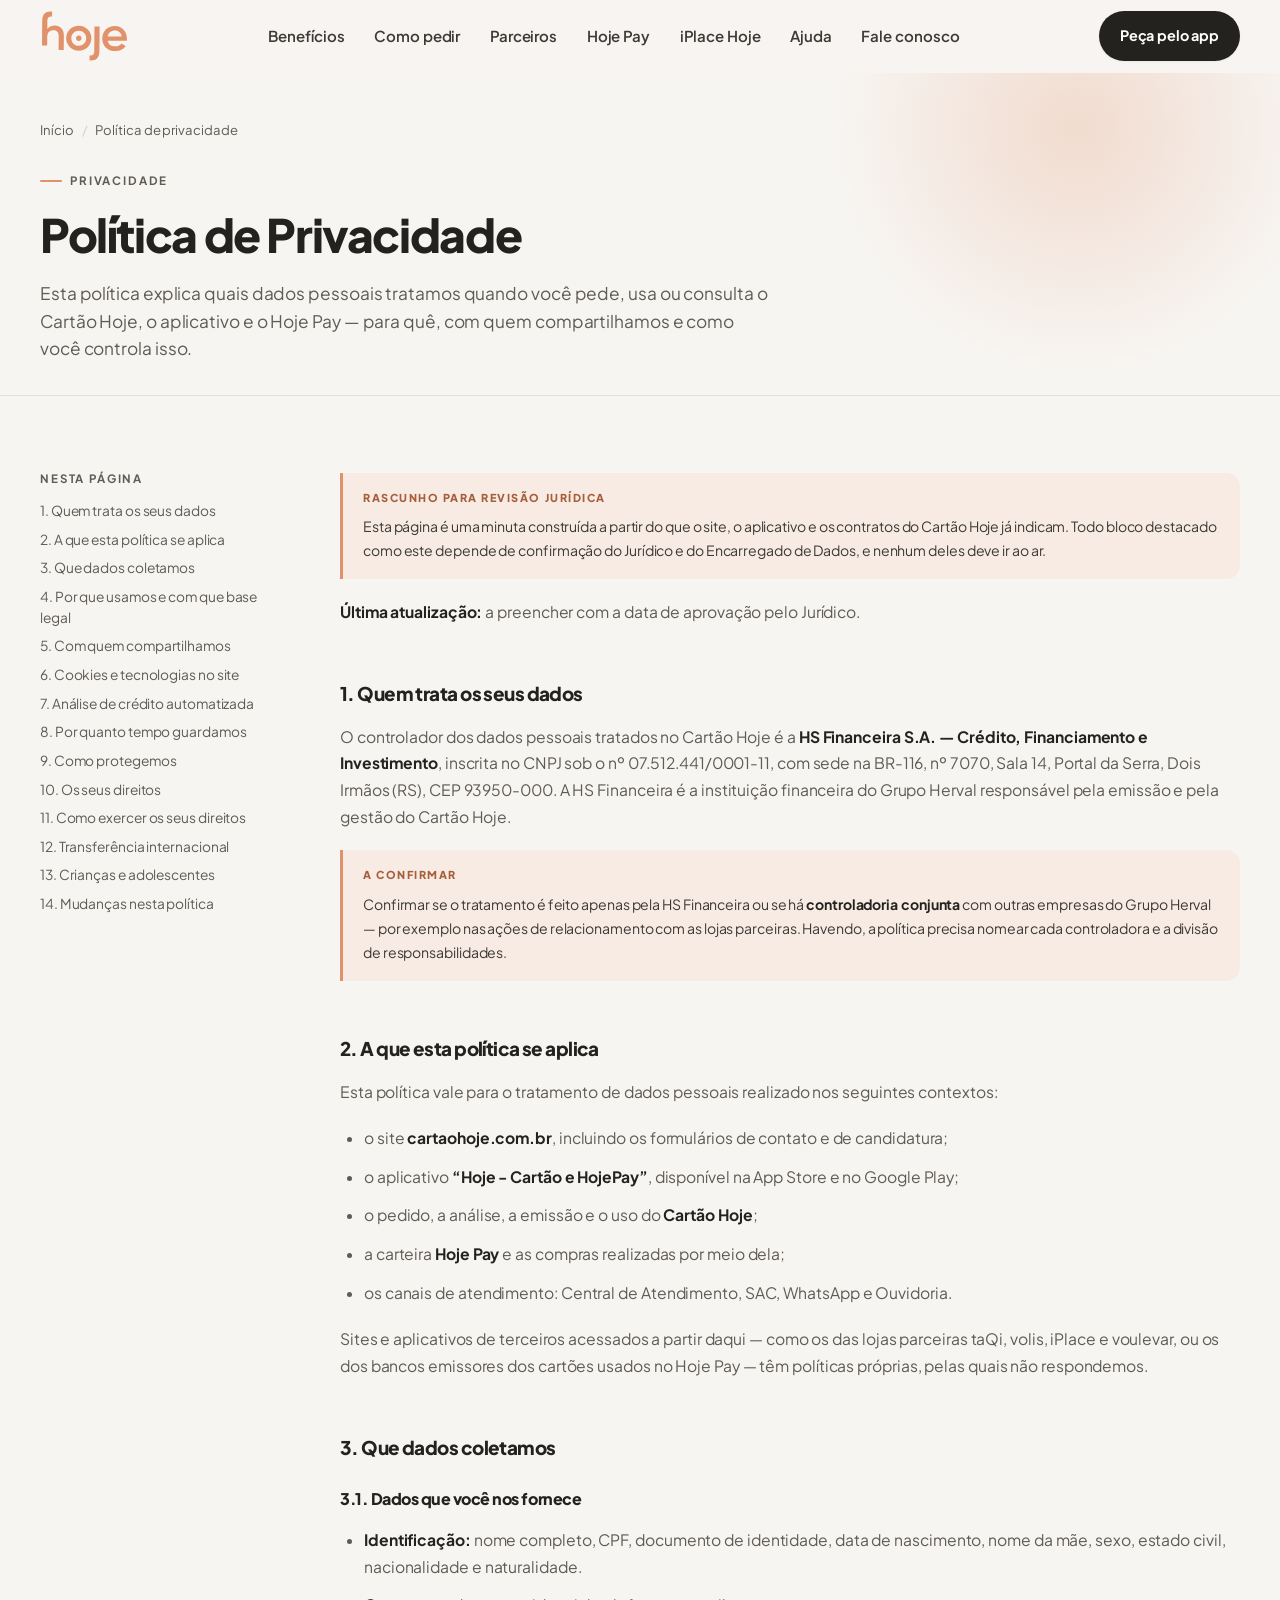
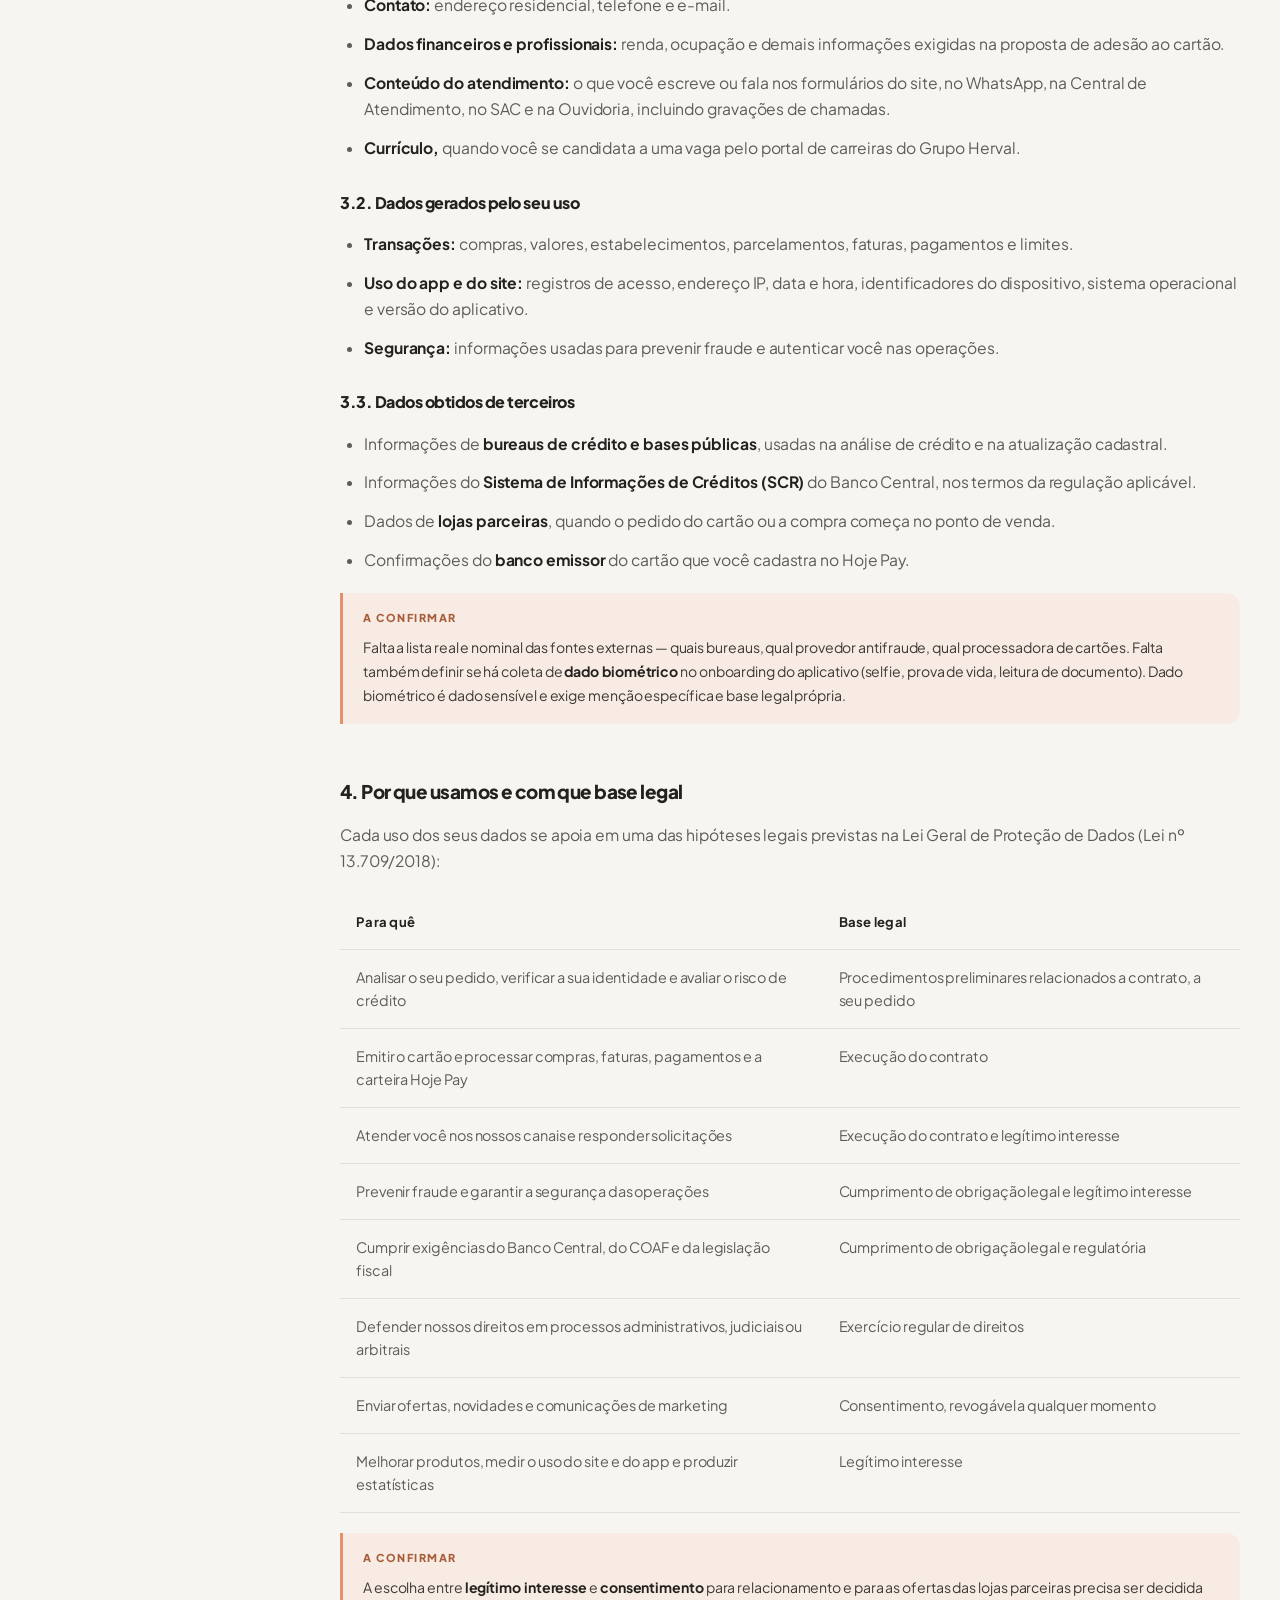
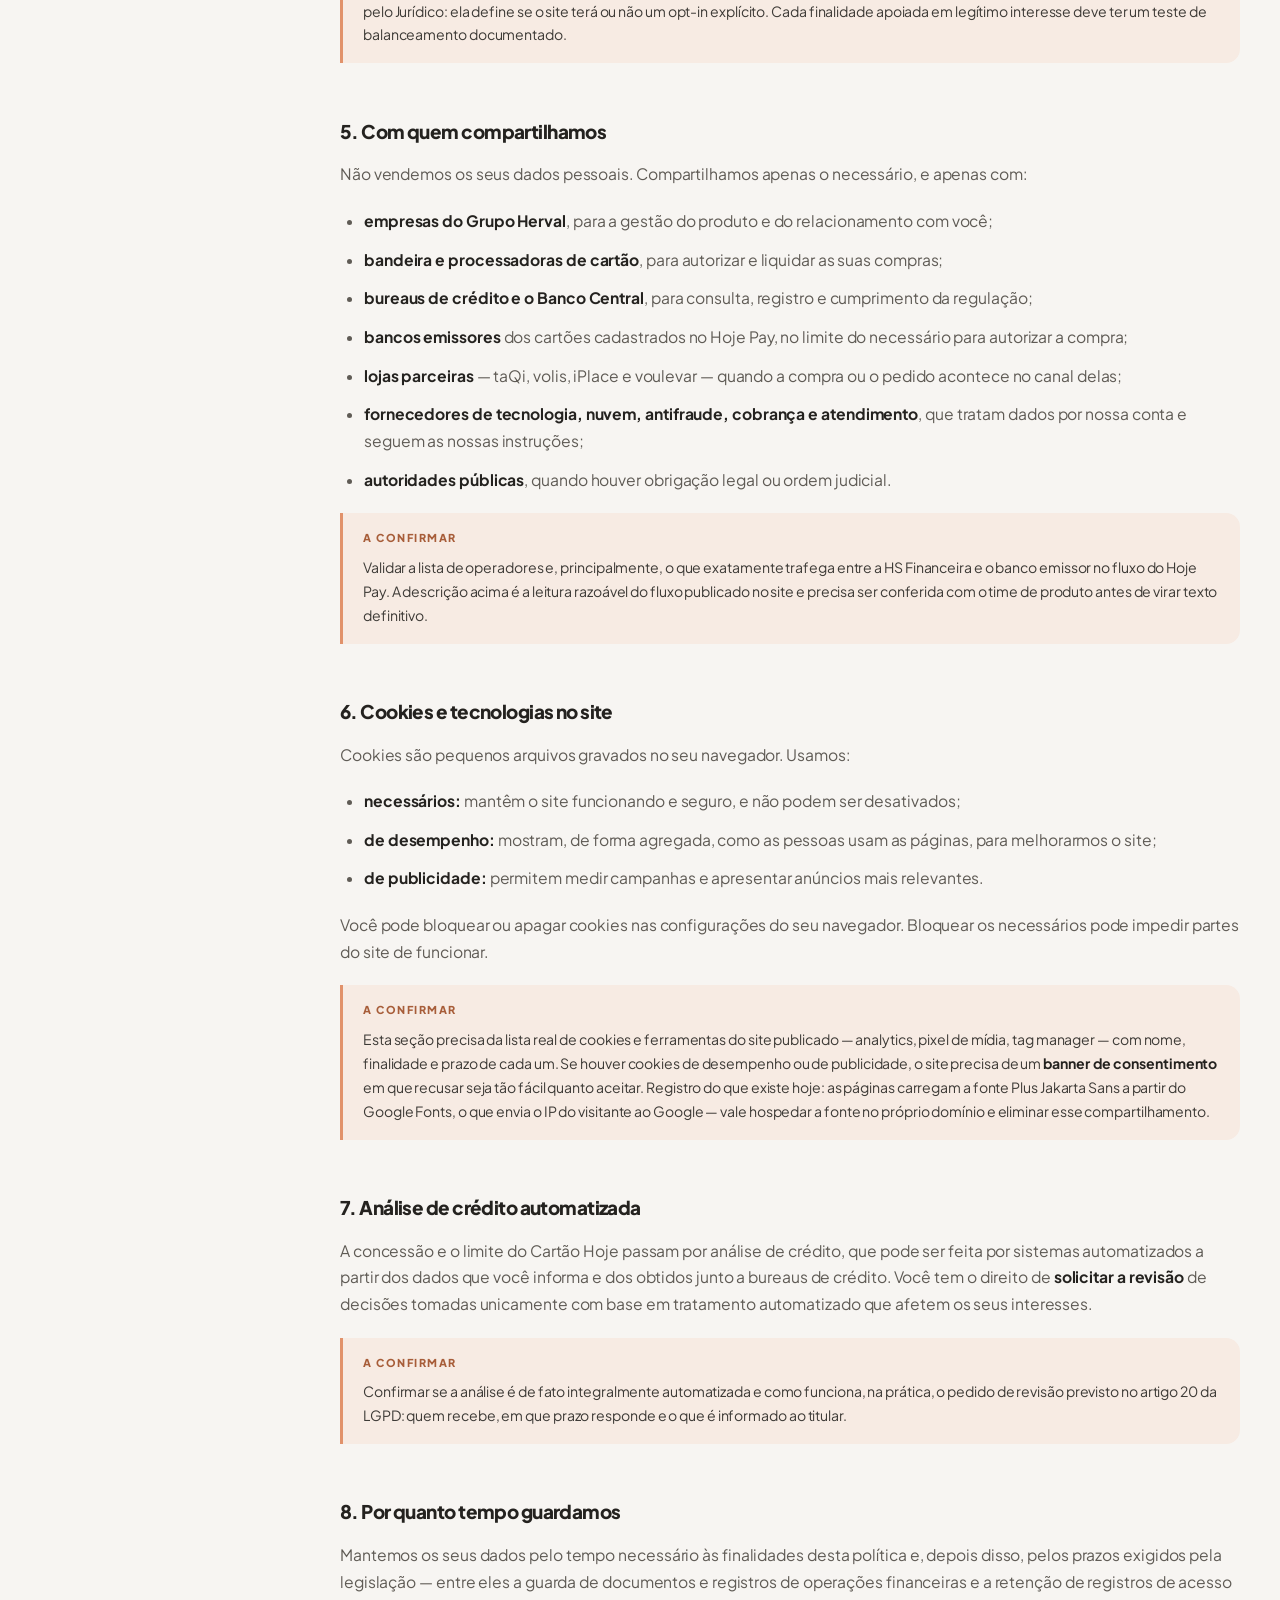
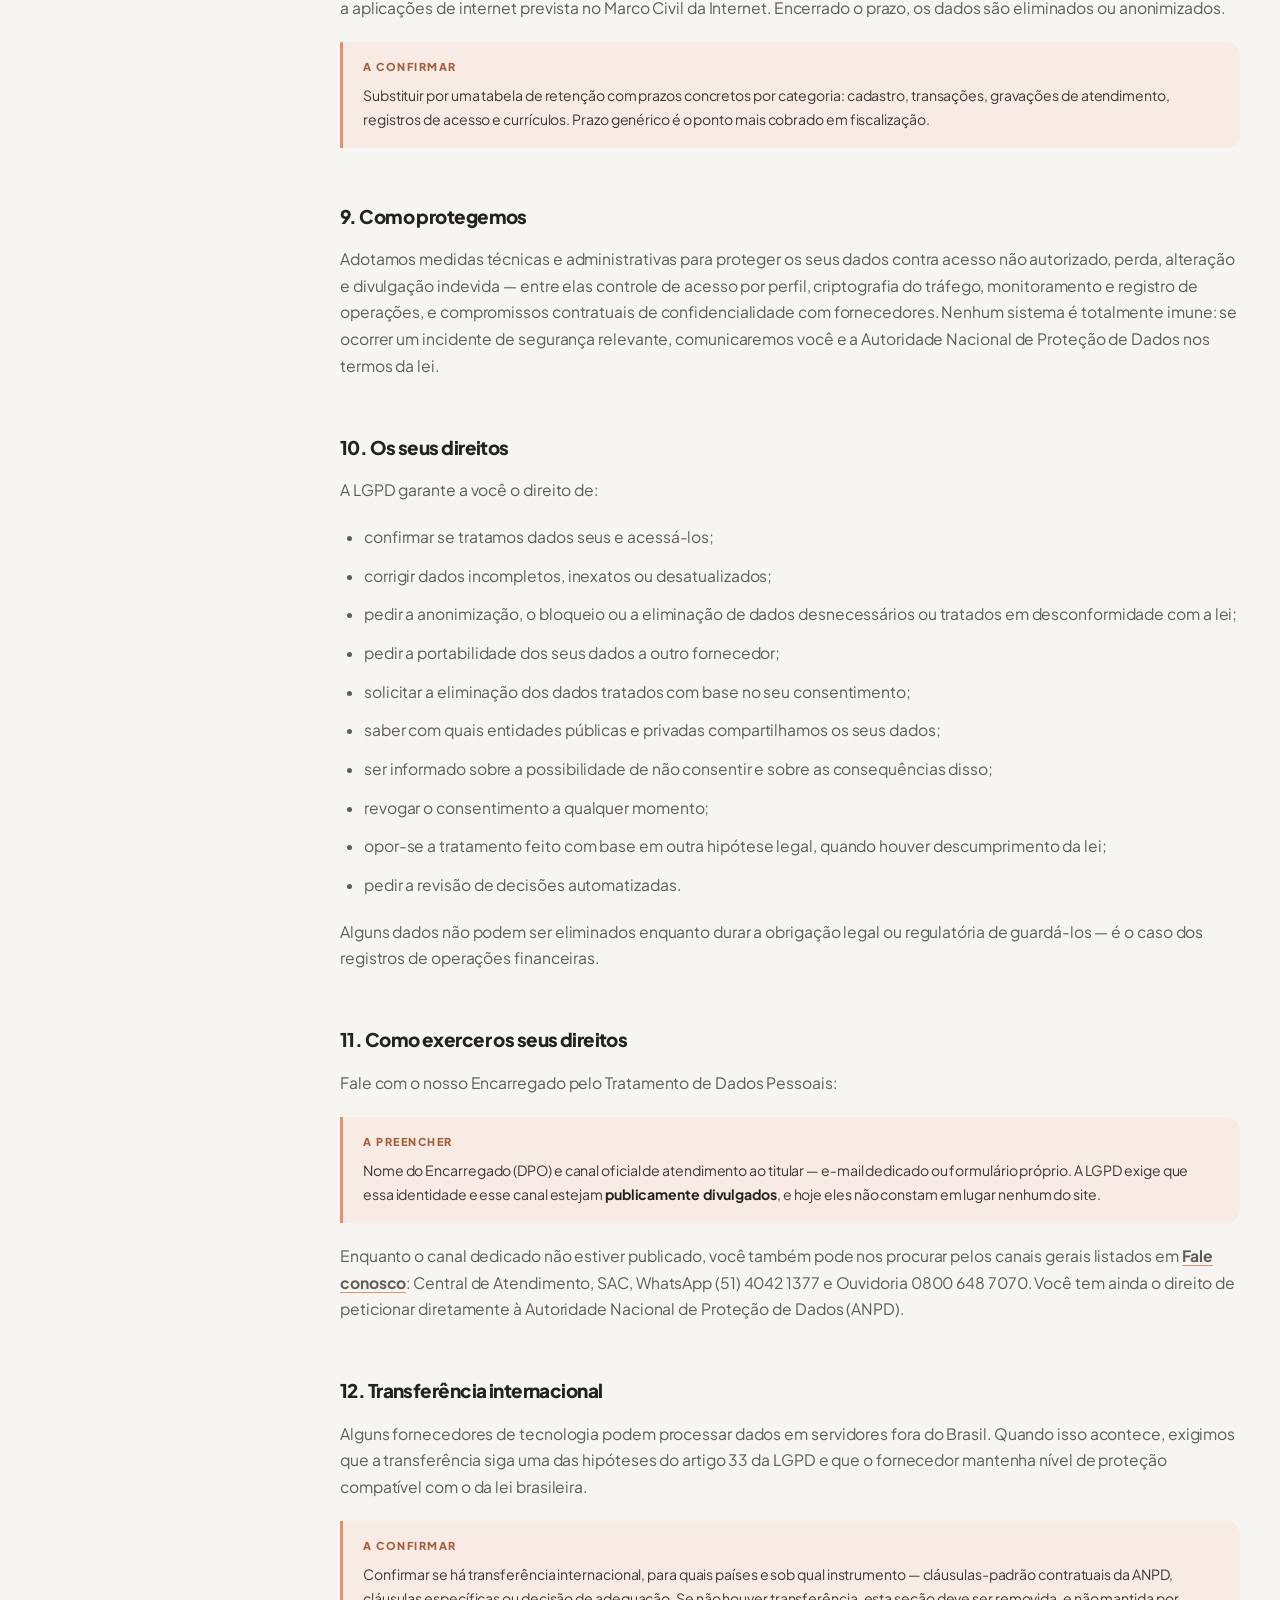
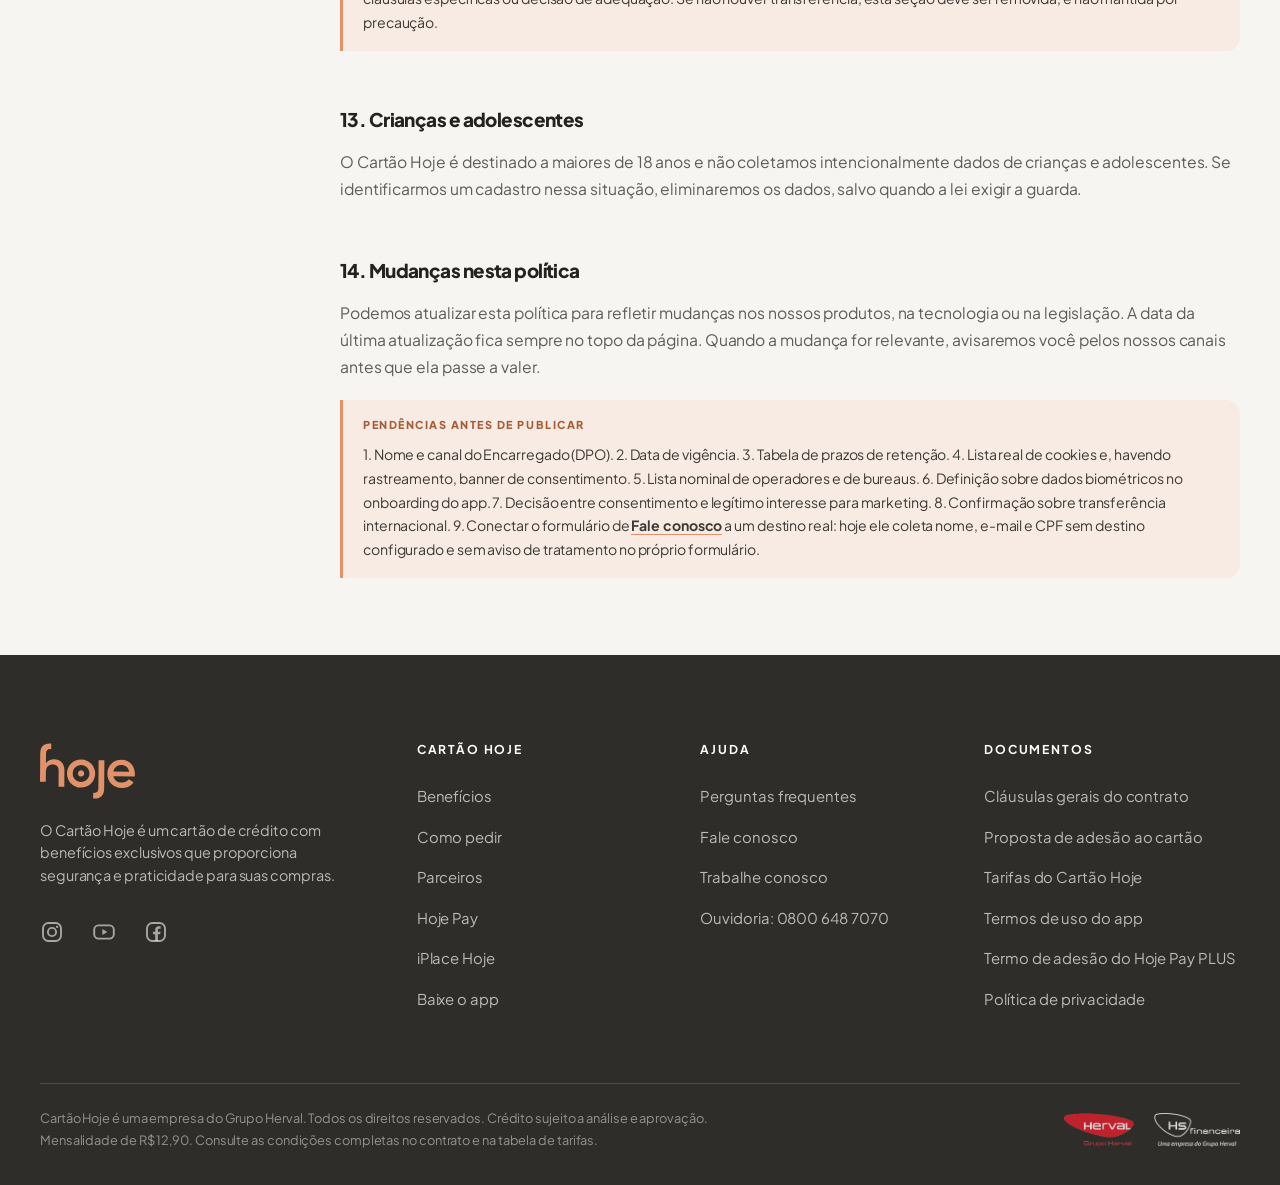
<file: politica-de-privacidade/index.html>
<!doctype html>
<html lang="pt-BR" class="no-js">
<head>
<meta charset="utf-8">
<meta name="viewport" content="width=device-width, initial-scale=1">
<title>Política de Privacidade | Cartão Hoje</title>
<meta name="description" content="Como a HS Financeira coleta, usa, compartilha e protege os dados pessoais de quem usa o Cartão Hoje, o app e o Hoje Pay, e como exercer seus direitos na LGPD.">
<link rel="canonical" href="https://cartaohoje.com.br/politica-de-privacidade/">
<link rel="alternate" hreflang="pt-BR" href="https://cartaohoje.com.br/politica-de-privacidade/">
<link rel="alternate" hreflang="x-default" href="https://cartaohoje.com.br/politica-de-privacidade/">
<meta name="robots" content="index,follow,max-image-preview:large,max-snippet:-1,max-video-preview:-1">
<meta name="theme-color" content="#F7F5F2">

<meta property="og:type" content="website">
<meta property="og:locale" content="pt_BR">
<meta property="og:site_name" content="Cartão Hoje">
<meta property="og:title" content="Política de Privacidade | Cartão Hoje">
<meta property="og:description" content="Como tratamos os seus dados pessoais e como exercer os seus direitos.">
<meta property="og:url" content="https://cartaohoje.com.br/politica-de-privacidade/">
<meta property="og:image" content="https://cartaohoje.com.br/assets/img/og/politica-de-privacidade.jpg">
<meta property="og:image:secure_url" content="https://cartaohoje.com.br/assets/img/og/politica-de-privacidade.jpg">
<meta property="og:image:type" content="image/jpeg">
<meta property="og:image:width" content="1200">
<meta property="og:image:height" content="630">
<meta property="og:image:alt" content="Política de Privacidade do Cartão Hoje">

<meta name="twitter:card" content="summary_large_image">
<meta name="twitter:title" content="Política de Privacidade | Cartão Hoje">
<meta name="twitter:description" content="Como tratamos os seus dados pessoais e como exercer os seus direitos.">
<meta name="twitter:image" content="https://cartaohoje.com.br/assets/img/og/politica-de-privacidade.jpg">
<meta name="twitter:image:alt" content="Política de Privacidade do Cartão Hoje">

<link rel="icon" href="../assets/img/marca/logo/simbolo-laranja.svg" type="image/svg+xml">
<link rel="icon" href="../assets/img/marca/icon-32.png" sizes="32x32" type="image/png">
<link rel="apple-touch-icon" href="../assets/img/marca/apple-touch-icon.png">
<link rel="manifest" href="../site.webmanifest">

<link rel="preconnect" href="https://fonts.googleapis.com">
<link rel="preconnect" href="https://fonts.gstatic.com" crossorigin>
<link rel="stylesheet" href="https://fonts.googleapis.com/css2?family=Plus+Jakarta+Sans:wght@400;500;600;700;800&display=swap">
<link rel="stylesheet" href="../assets/css/hoje.css">
</head>
<body>
<a class="skip" href="#conteudo">Pular para o conteúdo</a>
<header class="hdr">
  <div class="shell hdr__in">
    <a class="brand" href="../index.html" aria-label="Cartão Hoje — página inicial">
      <img src="../assets/img/marca/logo/hoje-laranja.svg" alt="Cartão Hoje" width="85" height="50">
    </a>
    <nav class="nav" aria-label="Principal">
      <a href="../index.html#beneficios">Benefícios</a>
      <a href="../index.html#pedir">Como pedir</a>
      <a href="../index.html#parceiros">Parceiros</a>
      <a href="../hoje-pay/index.html">Hoje Pay</a>
      <a href="../iplace-hoje/index.html">iPlace Hoje</a>
      <a href="../perguntas-frequentes/index.html">Ajuda</a>
      <a href="../fale-conosco/index.html">Fale conosco</a>
    </nav>
    <div class="hdr__cta">
      <a class="btn btn--sm" href="../baixar-o-app/index.html">Peça pelo app</a>
      <button class="burger" type="button" aria-expanded="false" aria-controls="menu-mobile">
        <span class="sr">Abrir menu</span><i></i>
      </button>
    </div>
  </div>
  <div class="mnav" id="menu-mobile">
    <a href="../index.html#beneficios">Benefícios</a>
    <a href="../index.html#pedir">Como pedir</a>
    <a href="../index.html#parceiros">Parceiros</a>
    <a href="../hoje-pay/index.html">Hoje Pay</a>
    <a href="../iplace-hoje/index.html">iPlace Hoje</a>
    <a href="../perguntas-frequentes/index.html">Perguntas frequentes</a>
    <a href="../fale-conosco/index.html">Fale conosco</a>
    <a href="../trabalhe-conosco/index.html">Trabalhe conosco</a>
    <a class="btn" href="../baixar-o-app/index.html">Peça pelo app</a>
  </div>
</header>

<main id="conteudo">

<section class="phero phero--compact">
  <div class="phero__glow" aria-hidden="true"></div>
  <div class="shell phero__in">
    <nav class="crumbs" aria-label="Trilha de navegação">
      <ol><li><a href="../index.html">Início</a></li><li>Política de privacidade</li></ol>
    </nav>
    <p class="eyebrow">Privacidade</p>
    <h1 class="h2">Política de Privacidade</h1>
    <p class="lead">Esta política explica quais dados pessoais tratamos quando você pede, usa ou consulta o Cartão Hoje, o aplicativo e o Hoje Pay — para quê, com quem compartilhamos e como você controla isso.</p>
  </div>
</section>

<section class="section--tight">
  <div class="shell">
    <div class="legal">

      <aside class="legal__toc rv" aria-label="Nesta página">
        <h2>Nesta página</h2>
        <ol>
          <li><a href="#controlador">1. Quem trata os seus dados</a></li>
          <li><a href="#escopo">2. A que esta política se aplica</a></li>
          <li><a href="#dados">3. Que dados coletamos</a></li>
          <li><a href="#finalidades">4. Por que usamos e com que base legal</a></li>
          <li><a href="#compartilhamento">5. Com quem compartilhamos</a></li>
          <li><a href="#cookies">6. Cookies e tecnologias no site</a></li>
          <li><a href="#decisao">7. Análise de crédito automatizada</a></li>
          <li><a href="#prazo">8. Por quanto tempo guardamos</a></li>
          <li><a href="#seguranca">9. Como protegemos</a></li>
          <li><a href="#direitos">10. Os seus direitos</a></li>
          <li><a href="#exercer">11. Como exercer os seus direitos</a></li>
          <li><a href="#internacional">12. Transferência internacional</a></li>
          <li><a href="#menores">13. Crianças e adolescentes</a></li>
          <li><a href="#alteracoes">14. Mudanças nesta política</a></li>
        </ol>
      </aside>

      <div class="legal__body rv">

        <p class="pend"><b>Rascunho para revisão jurídica</b>Esta página é uma minuta construída a partir do que o site, o aplicativo e os contratos do Cartão Hoje já indicam. Todo bloco destacado como este depende de confirmação do Jurídico e do Encarregado de Dados, e nenhum deles deve ir ao ar.</p>

        <p><strong>Última atualização:</strong> a preencher com a data de aprovação pelo Jurídico.</p>

        <h2 id="controlador">1. Quem trata os seus dados</h2>
        <p>O controlador dos dados pessoais tratados no Cartão Hoje é a <strong>HS Financeira S.A. — Crédito, Financiamento e Investimento</strong>, inscrita no CNPJ sob o nº 07.512.441/0001-11, com sede na BR-116, nº 7070, Sala 14, Portal da Serra, Dois Irmãos (RS), CEP 93950-000. A HS Financeira é a instituição financeira do Grupo Herval responsável pela emissão e pela gestão do Cartão Hoje.</p>
        <p class="pend"><b>A confirmar</b>Confirmar se o tratamento é feito apenas pela HS Financeira ou se há <strong>controladoria conjunta</strong> com outras empresas do Grupo Herval — por exemplo nas ações de relacionamento com as lojas parceiras. Havendo, a política precisa nomear cada controladora e a divisão de responsabilidades.</p>

        <h2 id="escopo">2. A que esta política se aplica</h2>
        <p>Esta política vale para o tratamento de dados pessoais realizado nos seguintes contextos:</p>
        <ul>
          <li>o site <strong>cartaohoje.com.br</strong>, incluindo os formulários de contato e de candidatura;</li>
          <li>o aplicativo <strong>“Hoje - Cartão e HojePay”</strong>, disponível na App Store e no Google Play;</li>
          <li>o pedido, a análise, a emissão e o uso do <strong>Cartão Hoje</strong>;</li>
          <li>a carteira <strong>Hoje Pay</strong> e as compras realizadas por meio dela;</li>
          <li>os canais de atendimento: Central de Atendimento, SAC, WhatsApp e Ouvidoria.</li>
        </ul>
        <p>Sites e aplicativos de terceiros acessados a partir daqui — como os das lojas parceiras taQi, volis, iPlace e voulevar, ou os dos bancos emissores dos cartões usados no Hoje Pay — têm políticas próprias, pelas quais não respondemos.</p>

        <h2 id="dados">3. Que dados coletamos</h2>

        <h3>3.1. Dados que você nos fornece</h3>
        <ul>
          <li><strong>Identificação:</strong> nome completo, CPF, documento de identidade, data de nascimento, nome da mãe, sexo, estado civil, nacionalidade e naturalidade.</li>
          <li><strong>Contato:</strong> endereço residencial, telefone e e-mail.</li>
          <li><strong>Dados financeiros e profissionais:</strong> renda, ocupação e demais informações exigidas na proposta de adesão ao cartão.</li>
          <li><strong>Conteúdo do atendimento:</strong> o que você escreve ou fala nos formulários do site, no WhatsApp, na Central de Atendimento, no SAC e na Ouvidoria, incluindo gravações de chamadas.</li>
          <li><strong>Currículo,</strong> quando você se candidata a uma vaga pelo portal de carreiras do Grupo Herval.</li>
        </ul>

        <h3>3.2. Dados gerados pelo seu uso</h3>
        <ul>
          <li><strong>Transações:</strong> compras, valores, estabelecimentos, parcelamentos, faturas, pagamentos e limites.</li>
          <li><strong>Uso do app e do site:</strong> registros de acesso, endereço IP, data e hora, identificadores do dispositivo, sistema operacional e versão do aplicativo.</li>
          <li><strong>Segurança:</strong> informações usadas para prevenir fraude e autenticar você nas operações.</li>
        </ul>

        <h3>3.3. Dados obtidos de terceiros</h3>
        <ul>
          <li>Informações de <strong>bureaus de crédito e bases públicas</strong>, usadas na análise de crédito e na atualização cadastral.</li>
          <li>Informações do <strong>Sistema de Informações de Créditos (SCR)</strong> do Banco Central, nos termos da regulação aplicável.</li>
          <li>Dados de <strong>lojas parceiras</strong>, quando o pedido do cartão ou a compra começa no ponto de venda.</li>
          <li>Confirmações do <strong>banco emissor</strong> do cartão que você cadastra no Hoje Pay.</li>
        </ul>
        <p class="pend"><b>A confirmar</b>Falta a lista real e nominal das fontes externas — quais bureaus, qual provedor antifraude, qual processadora de cartões. Falta também definir se há coleta de <strong>dado biométrico</strong> no onboarding do aplicativo (selfie, prova de vida, leitura de documento). Dado biométrico é dado sensível e exige menção específica e base legal própria.</p>

        <h2 id="finalidades">4. Por que usamos e com que base legal</h2>
        <p>Cada uso dos seus dados se apoia em uma das hipóteses legais previstas na Lei Geral de Proteção de Dados (Lei nº 13.709/2018):</p>
        <div class="legal__wrap">
          <table class="legal__tbl">
            <thead>
              <tr><th scope="col">Para quê</th><th scope="col">Base legal</th></tr>
            </thead>
            <tbody>
              <tr><td>Analisar o seu pedido, verificar a sua identidade e avaliar o risco de crédito</td><td>Procedimentos preliminares relacionados a contrato, a seu pedido</td></tr>
              <tr><td>Emitir o cartão e processar compras, faturas, pagamentos e a carteira Hoje Pay</td><td>Execução do contrato</td></tr>
              <tr><td>Atender você nos nossos canais e responder solicitações</td><td>Execução do contrato e legítimo interesse</td></tr>
              <tr><td>Prevenir fraude e garantir a segurança das operações</td><td>Cumprimento de obrigação legal e legítimo interesse</td></tr>
              <tr><td>Cumprir exigências do Banco Central, do COAF e da legislação fiscal</td><td>Cumprimento de obrigação legal e regulatória</td></tr>
              <tr><td>Defender nossos direitos em processos administrativos, judiciais ou arbitrais</td><td>Exercício regular de direitos</td></tr>
              <tr><td>Enviar ofertas, novidades e comunicações de marketing</td><td>Consentimento, revogável a qualquer momento</td></tr>
              <tr><td>Melhorar produtos, medir o uso do site e do app e produzir estatísticas</td><td>Legítimo interesse</td></tr>
            </tbody>
          </table>
        </div>
        <p class="pend"><b>A confirmar</b>A escolha entre <strong>legítimo interesse</strong> e <strong>consentimento</strong> para relacionamento e para as ofertas das lojas parceiras precisa ser decidida pelo Jurídico: ela define se o site terá ou não um opt-in explícito. Cada finalidade apoiada em legítimo interesse deve ter um teste de balanceamento documentado.</p>

        <h2 id="compartilhamento">5. Com quem compartilhamos</h2>
        <p>Não vendemos os seus dados pessoais. Compartilhamos apenas o necessário, e apenas com:</p>
        <ul>
          <li><strong>empresas do Grupo Herval</strong>, para a gestão do produto e do relacionamento com você;</li>
          <li><strong>bandeira e processadoras de cartão</strong>, para autorizar e liquidar as suas compras;</li>
          <li><strong>bureaus de crédito e o Banco Central</strong>, para consulta, registro e cumprimento da regulação;</li>
          <li><strong>bancos emissores</strong> dos cartões cadastrados no Hoje Pay, no limite do necessário para autorizar a compra;</li>
          <li><strong>lojas parceiras</strong> — taQi, volis, iPlace e voulevar — quando a compra ou o pedido acontece no canal delas;</li>
          <li><strong>fornecedores de tecnologia, nuvem, antifraude, cobrança e atendimento</strong>, que tratam dados por nossa conta e seguem as nossas instruções;</li>
          <li><strong>autoridades públicas</strong>, quando houver obrigação legal ou ordem judicial.</li>
        </ul>
        <p class="pend"><b>A confirmar</b>Validar a lista de operadores e, principalmente, o que exatamente trafega entre a HS Financeira e o banco emissor no fluxo do Hoje Pay. A descrição acima é a leitura razoável do fluxo publicado no site e precisa ser conferida com o time de produto antes de virar texto definitivo.</p>

        <h2 id="cookies">6. Cookies e tecnologias no site</h2>
        <p>Cookies são pequenos arquivos gravados no seu navegador. Usamos:</p>
        <ul>
          <li><strong>necessários:</strong> mantêm o site funcionando e seguro, e não podem ser desativados;</li>
          <li><strong>de desempenho:</strong> mostram, de forma agregada, como as pessoas usam as páginas, para melhorarmos o site;</li>
          <li><strong>de publicidade:</strong> permitem medir campanhas e apresentar anúncios mais relevantes.</li>
        </ul>
        <p>Você pode bloquear ou apagar cookies nas configurações do seu navegador. Bloquear os necessários pode impedir partes do site de funcionar.</p>
        <p class="pend"><b>A confirmar</b>Esta seção precisa da lista real de cookies e ferramentas do site publicado — analytics, pixel de mídia, tag manager — com nome, finalidade e prazo de cada um. Se houver cookies de desempenho ou de publicidade, o site precisa de um <strong>banner de consentimento</strong> em que recusar seja tão fácil quanto aceitar. Registro do que existe hoje: as páginas carregam a fonte Plus Jakarta Sans a partir do Google Fonts, o que envia o IP do visitante ao Google — vale hospedar a fonte no próprio domínio e eliminar esse compartilhamento.</p>

        <h2 id="decisao">7. Análise de crédito automatizada</h2>
        <p>A concessão e o limite do Cartão Hoje passam por análise de crédito, que pode ser feita por sistemas automatizados a partir dos dados que você informa e dos obtidos junto a bureaus de crédito. Você tem o direito de <strong>solicitar a revisão</strong> de decisões tomadas unicamente com base em tratamento automatizado que afetem os seus interesses.</p>
        <p class="pend"><b>A confirmar</b>Confirmar se a análise é de fato integralmente automatizada e como funciona, na prática, o pedido de revisão previsto no artigo 20 da LGPD: quem recebe, em que prazo responde e o que é informado ao titular.</p>

        <h2 id="prazo">8. Por quanto tempo guardamos</h2>
        <p>Mantemos os seus dados pelo tempo necessário às finalidades desta política e, depois disso, pelos prazos exigidos pela legislação — entre eles a guarda de documentos e registros de operações financeiras e a retenção de registros de acesso a aplicações de internet prevista no Marco Civil da Internet. Encerrado o prazo, os dados são eliminados ou anonimizados.</p>
        <p class="pend"><b>A confirmar</b>Substituir por uma tabela de retenção com prazos concretos por categoria: cadastro, transações, gravações de atendimento, registros de acesso e currículos. Prazo genérico é o ponto mais cobrado em fiscalização.</p>

        <h2 id="seguranca">9. Como protegemos</h2>
        <p>Adotamos medidas técnicas e administrativas para proteger os seus dados contra acesso não autorizado, perda, alteração e divulgação indevida — entre elas controle de acesso por perfil, criptografia do tráfego, monitoramento e registro de operações, e compromissos contratuais de confidencialidade com fornecedores. Nenhum sistema é totalmente imune: se ocorrer um incidente de segurança relevante, comunicaremos você e a Autoridade Nacional de Proteção de Dados nos termos da lei.</p>

        <h2 id="direitos">10. Os seus direitos</h2>
        <p>A LGPD garante a você o direito de:</p>
        <ul>
          <li>confirmar se tratamos dados seus e acessá-los;</li>
          <li>corrigir dados incompletos, inexatos ou desatualizados;</li>
          <li>pedir a anonimização, o bloqueio ou a eliminação de dados desnecessários ou tratados em desconformidade com a lei;</li>
          <li>pedir a portabilidade dos seus dados a outro fornecedor;</li>
          <li>solicitar a eliminação dos dados tratados com base no seu consentimento;</li>
          <li>saber com quais entidades públicas e privadas compartilhamos os seus dados;</li>
          <li>ser informado sobre a possibilidade de não consentir e sobre as consequências disso;</li>
          <li>revogar o consentimento a qualquer momento;</li>
          <li>opor-se a tratamento feito com base em outra hipótese legal, quando houver descumprimento da lei;</li>
          <li>pedir a revisão de decisões automatizadas.</li>
        </ul>
        <p>Alguns dados não podem ser eliminados enquanto durar a obrigação legal ou regulatória de guardá-los — é o caso dos registros de operações financeiras.</p>

        <h2 id="exercer">11. Como exercer os seus direitos</h2>
        <p>Fale com o nosso Encarregado pelo Tratamento de Dados Pessoais:</p>
        <p class="pend"><b>A preencher</b>Nome do Encarregado (DPO) e canal oficial de atendimento ao titular — e-mail dedicado ou formulário próprio. A LGPD exige que essa identidade e esse canal estejam <strong>publicamente divulgados</strong>, e hoje eles não constam em lugar nenhum do site.</p>
        <p>Enquanto o canal dedicado não estiver publicado, você também pode nos procurar pelos canais gerais listados em <a href="../fale-conosco/index.html">Fale conosco</a>: Central de Atendimento, SAC, WhatsApp (51) 4042 1377 e Ouvidoria 0800 648 7070. Você tem ainda o direito de peticionar diretamente à Autoridade Nacional de Proteção de Dados (ANPD).</p>

        <h2 id="internacional">12. Transferência internacional</h2>
        <p>Alguns fornecedores de tecnologia podem processar dados em servidores fora do Brasil. Quando isso acontece, exigimos que a transferência siga uma das hipóteses do artigo 33 da LGPD e que o fornecedor mantenha nível de proteção compatível com o da lei brasileira.</p>
        <p class="pend"><b>A confirmar</b>Confirmar se há transferência internacional, para quais países e sob qual instrumento — cláusulas-padrão contratuais da ANPD, cláusulas específicas ou decisão de adequação. Se não houver transferência, esta seção deve ser removida, e não mantida por precaução.</p>

        <h2 id="menores">13. Crianças e adolescentes</h2>
        <p>O Cartão Hoje é destinado a maiores de 18 anos e não coletamos intencionalmente dados de crianças e adolescentes. Se identificarmos um cadastro nessa situação, eliminaremos os dados, salvo quando a lei exigir a guarda.</p>

        <h2 id="alteracoes">14. Mudanças nesta política</h2>
        <p>Podemos atualizar esta política para refletir mudanças nos nossos produtos, na tecnologia ou na legislação. A data da última atualização fica sempre no topo da página. Quando a mudança for relevante, avisaremos você pelos nossos canais antes que ela passe a valer.</p>

        <p class="pend"><b>Pendências antes de publicar</b>1. Nome e canal do Encarregado (DPO). 2. Data de vigência. 3. Tabela de prazos de retenção. 4. Lista real de cookies e, havendo rastreamento, banner de consentimento. 5. Lista nominal de operadores e de bureaus. 6. Definição sobre dados biométricos no onboarding do app. 7. Decisão entre consentimento e legítimo interesse para marketing. 8. Confirmação sobre transferência internacional. 9. Conectar o formulário de <a href="../fale-conosco/index.html">Fale conosco</a> a um destino real: hoje ele coleta nome, e-mail e CPF sem destino configurado e sem aviso de tratamento no próprio formulário.</p>

      </div>
    </div>
  </div>
</section>

</main>
<footer class="ft">
  <div class="shell">
    <div class="ft__grid">
      <div class="ft__brand">
        <img src="../assets/img/marca/logo/hoje-laranja.svg" alt="Cartão Hoje" width="95" height="56">
        <p class="small">O Cartão Hoje é um cartão de crédito com benefícios exclusivos que proporciona segurança e praticidade para suas compras.</p>
        <div class="ft__soc">
          <a href="https://www.instagram.com/hojebr_/" target="_blank" rel="noopener" aria-label="Instagram"><svg viewBox="0 0 24 24" fill="none" aria-hidden="true"><rect x="3" y="3" width="18" height="18" rx="5.4" stroke="currentColor" stroke-width="1.9"/><circle cx="12" cy="12" r="4.1" stroke="currentColor" stroke-width="1.9"/><circle cx="17.1" cy="6.9" r="1.15" fill="currentColor"/></svg></a>
          <a href="https://www.youtube.com/@cartaohoje" target="_blank" rel="noopener" aria-label="YouTube"><svg viewBox="0 0 24 24" fill="none" aria-hidden="true"><rect x="2.2" y="5.4" width="19.6" height="13.2" rx="4.4" stroke="currentColor" stroke-width="1.9"/><path d="m10.3 9.1 5.1 2.9-5.1 2.9V9.1Z" fill="currentColor"/></svg></a>
          <a href="https://www.facebook.com/cartaohoje" target="_blank" rel="noopener" aria-label="Facebook"><svg viewBox="0 0 24 24" fill="none" aria-hidden="true"><rect x="3" y="3" width="18" height="18" rx="5.4" stroke="currentColor" stroke-width="1.9"/><path d="M13.9 21v-6.7h2.2l.42-2.62H13.9V9.98c0-.76.21-1.28 1.3-1.28h1.39V6.36c-.24-.03-1.07-.1-2.03-.1-2.01 0-3.38 1.23-3.38 3.48v1.94H8.96v2.62h2.22V21h2.72Z" fill="currentColor"/></svg></a>
        </div>
      </div>

      <div>
        <h4>Cartão Hoje</h4>
        <ul>
          <li><a href="../index.html#beneficios">Benefícios</a></li>
          <li><a href="../index.html#pedir">Como pedir</a></li>
          <li><a href="../index.html#parceiros">Parceiros</a></li>
          <li><a href="../hoje-pay/index.html">Hoje Pay</a></li>
          <li><a href="../iplace-hoje/index.html">iPlace Hoje</a></li>
          <li><a href="../baixar-o-app/index.html">Baixe o app</a></li>
        </ul>
      </div>

      <div>
        <h4>Ajuda</h4>
        <ul>
          <li><a href="../perguntas-frequentes/index.html">Perguntas frequentes</a></li>
          <li><a href="../fale-conosco/index.html">Fale conosco</a></li>
          <li><a href="../trabalhe-conosco/index.html">Trabalhe conosco</a></li>
          <li><a href="tel:08006487070">Ouvidoria: 0800 648 7070</a></li>
        </ul>
      </div>

      <div>
        <h4>Documentos</h4>
        <ul>
          <li><a href="../assets/docs/clausulas-gerais-do-contrato.pdf" target="_blank" rel="noopener">Cláusulas gerais do contrato</a></li>
          <li><a href="../assets/docs/proposta-de-adesao-ao-cartao.pdf" target="_blank" rel="noopener">Proposta de adesão ao cartão</a></li>
          <li><a href="../assets/docs/tarifas-cartao-hoje.pdf" target="_blank" rel="noopener">Tarifas do Cartão Hoje</a></li>
          <li><a href="../assets/docs/termos-de-uso-do-app.pdf" target="_blank" rel="noopener">Termos de uso do app</a></li>
          <li><a href="../assets/docs/termo-de-adesao-hojepay-plus.pdf" target="_blank" rel="noopener">Termo de adesão do Hoje Pay PLUS</a></li>
          <li><a href="../politica-de-privacidade/index.html" aria-current="page">Política de privacidade</a></li>
        </ul>
      </div>
    </div>

    <div class="ft__legal">
      <p>Cartão Hoje é uma empresa do Grupo Herval. Todos os direitos reservados. Crédito sujeito a análise e aprovação. Mensalidade de R$ 12,90. Consulte as condições completas no contrato e na tabela de tarifas.</p>
      <div class="ft__co">
        <a href="https://www.herval.com.br/" target="_blank" rel="noopener" aria-label="Site do Grupo Herval"><img src="../assets/img/marca/grupo-herval.png" alt="Grupo Herval" width="167" height="80" loading="lazy"></a>
        <a href="https://hsfinanceira.com.br/" target="_blank" rel="noopener" aria-label="Site da HS Financeira"><img src="../assets/img/marca/hs-financeira.png" alt="HS Financeira" width="180" height="71" loading="lazy"></a>
      </div>
    </div>
  </div>
</footer>
<script src="../assets/js/hoje.js" defer></script>

<script type="application/ld+json">
{
  "@context": "https://schema.org",
  "@graph": [
    {
      "@type": "Organization",
      "@id": "https://cartaohoje.com.br/#organizacao",
      "name": "Cartão Hoje",
      "alternateName": [
        "Hoje",
        "Cartão Hoje HS Financeira"
      ],
      "legalName": "HS Financeira S.A. — Crédito, Financiamento e Investimento",
      "description": "Emissora do Cartão Hoje, cartão de crédito Visa internacional solicitado pelo aplicativo, sem necessidade de abrir conta em banco. A HS Financeira é a instituição financeira do Grupo Herval.",
      "url": "https://cartaohoje.com.br/",
      "logo": {
        "@type": "ImageObject",
        "@id": "https://cartaohoje.com.br/#logo",
        "url": "https://cartaohoje.com.br/assets/img/marca/logo-hoje.png",
        "contentUrl": "https://cartaohoje.com.br/assets/img/marca/logo-hoje.png",
        "width": 512,
        "height": 301,
        "caption": "Cartão Hoje"
      },
      "image": {
        "@id": "https://cartaohoje.com.br/#logo"
      },
      "slogan": "O amanhã começa hoje",
      "naics": "522210",
      "taxID": "07.512.441/0001-11",
      "identifier": [
        {
          "@type": "PropertyValue",
          "propertyID": "CNPJ",
          "value": "07.512.441/0001-11"
        }
      ],
      "address": {
        "@type": "PostalAddress",
        "streetAddress": "BR-116, nº 7070, Sala 14, Portal da Serra",
        "addressLocality": "Dois Irmãos",
        "addressRegion": "RS",
        "postalCode": "93950-000",
        "addressCountry": "BR"
      },
      "areaServed": {
        "@type": "Country",
        "name": "Brasil"
      },
      "knowsLanguage": "pt-BR",
      "parentOrganization": {
        "@type": "Organization",
        "name": "Grupo Herval",
        "url": "https://www.herval.com.br/",
        "foundingDate": "1959"
      },
      "sameAs": [
        "https://www.instagram.com/hojebr_/",
        "https://www.youtube.com/@cartaohoje",
        "https://www.facebook.com/cartaohoje",
        "https://hsfinanceira.com.br/"
      ],
      "contactPoint": [
        {
          "@type": "ContactPoint",
          "telephone": "+55-800-400-6680",
          "contactType": "customer service",
          "name": "Central de Atendimento 24 horas",
          "areaServed": "BR",
          "availableLanguage": "Portuguese",
          "hoursAvailable": {
            "@type": "OpeningHoursSpecification",
            "dayOfWeek": [
              "Monday",
              "Tuesday",
              "Wednesday",
              "Thursday",
              "Friday",
              "Saturday",
              "Sunday"
            ],
            "opens": "00:00",
            "closes": "23:59"
          }
        },
        {
          "@type": "ContactPoint",
          "telephone": "+55-800-602-2202",
          "contactType": "customer support",
          "name": "Serviço de Atendimento ao Cliente",
          "areaServed": "BR",
          "availableLanguage": "Portuguese",
          "hoursAvailable": [
            {
              "@type": "OpeningHoursSpecification",
              "dayOfWeek": [
                "Monday",
                "Tuesday",
                "Wednesday",
                "Thursday",
                "Friday"
              ],
              "opens": "08:00",
              "closes": "20:00"
            },
            {
              "@type": "OpeningHoursSpecification",
              "dayOfWeek": "Saturday",
              "opens": "08:00",
              "closes": "18:00"
            }
          ]
        },
        {
          "@type": "ContactPoint",
          "telephone": "+55-51-4042-1377",
          "contactType": "customer support",
          "name": "WhatsApp",
          "areaServed": "BR",
          "availableLanguage": "Portuguese",
          "url": "https://wa.me/555140421377"
        },
        {
          "@type": "ContactPoint",
          "telephone": "+55-800-648-7070",
          "contactType": "complaints",
          "name": "Ouvidoria",
          "areaServed": "BR",
          "availableLanguage": "Portuguese"
        }
      ]
    },
    {
      "@type": "WebSite",
      "@id": "https://cartaohoje.com.br/#site",
      "url": "https://cartaohoje.com.br/",
      "name": "Cartão Hoje",
      "description": "Site oficial do Cartão Hoje, cartão de crédito Visa internacional da HS Financeira.",
      "inLanguage": "pt-BR",
      "publisher": {
        "@id": "https://cartaohoje.com.br/#organizacao"
      }
    },
    {
      "@type": [
        "CreditCard",
        "FinancialProduct",
        "Product"
      ],
      "@id": "https://cartaohoje.com.br/#cartao-hoje",
      "name": "Cartão Hoje",
      "description": "Cartão de crédito Visa internacional solicitado pelo aplicativo, com resposta da análise em poucos minutos e sem necessidade de abrir conta em banco. Oferece até 40 dias para pagar, parcelamento em até 24x iguais, pagamento por aproximação e cartão virtual no app.",
      "url": "https://cartaohoje.com.br/",
      "image": "https://cartaohoje.com.br/assets/img/og/home.jpg",
      "category": "Cartão de crédito",
      "provider": {
        "@id": "https://cartaohoje.com.br/#organizacao"
      },
      "areaServed": {
        "@type": "Country",
        "name": "Brasil"
      },
      "contactlessPayment": true,
      "feesAndCommissionsSpecification": "https://cartaohoje.com.br/assets/docs/tarifas-cartao-hoje.pdf",
      "termsOfService": "https://cartaohoje.com.br/assets/docs/clausulas-gerais-do-contrato.pdf",
      "additionalProperty": [
        {
          "@type": "PropertyValue",
          "name": "Bandeira",
          "value": "Visa"
        },
        {
          "@type": "PropertyValue",
          "name": "Abrangência",
          "value": "Internacional — aceito no Brasil e no exterior"
        },
        {
          "@type": "PropertyValue",
          "name": "Mensalidade",
          "value": "R$ 12,90"
        },
        {
          "@type": "PropertyValue",
          "name": "Prazo para pagar",
          "value": "Até 40 dias"
        },
        {
          "@type": "PropertyValue",
          "name": "Parcelamento",
          "value": "Até 24x iguais"
        },
        {
          "@type": "PropertyValue",
          "name": "Pagamento por aproximação",
          "value": "Sim"
        },
        {
          "@type": "PropertyValue",
          "name": "Cartão virtual no app",
          "value": "Sim"
        },
        {
          "@type": "PropertyValue",
          "name": "Necessita conta em banco",
          "value": "Não"
        },
        {
          "@type": "PropertyValue",
          "name": "Idade mínima",
          "value": "18 anos"
        },
        {
          "@type": "PropertyValue",
          "name": "Renda mínima",
          "value": "1 salário mínimo"
        },
        {
          "@type": "PropertyValue",
          "name": "Canal de solicitação",
          "value": "Aplicativo Hoje, para iPhone e Android"
        },
        {
          "@type": "PropertyValue",
          "name": "Prazo da análise de crédito",
          "value": "Poucos minutos"
        },
        {
          "@type": "PropertyValue",
          "name": "Nova tentativa após recusa",
          "value": "90 dias"
        }
      ],
      "offers": {
        "@type": "Offer",
        "url": "https://cartaohoje.com.br/baixar-o-app/",
        "price": "12.90",
        "priceCurrency": "BRL",
        "availability": "https://schema.org/InStock",
        "areaServed": {
          "@type": "Country",
          "name": "Brasil"
        },
        "seller": {
          "@id": "https://cartaohoje.com.br/#organizacao"
        },
        "priceSpecification": {
          "@type": "UnitPriceSpecification",
          "price": "12.90",
          "priceCurrency": "BRL",
          "name": "Mensalidade",
          "billingIncrement": 1,
          "unitCode": "MON",
          "valueAddedTaxIncluded": true
        }
      }
    },
    {
      "@type": "BreadcrumbList",
      "@id": "https://cartaohoje.com.br/politica-de-privacidade/#trilha",
      "itemListElement": [
        {
          "@type": "ListItem",
          "position": 1,
          "name": "Início",
          "item": "https://cartaohoje.com.br/"
        },
        {
          "@type": "ListItem",
          "position": 2,
          "name": "Política de privacidade",
          "item": "https://cartaohoje.com.br/politica-de-privacidade/"
        }
      ]
    },
    {
      "@type": "WebPage",
      "@id": "https://cartaohoje.com.br/politica-de-privacidade/#pagina",
      "url": "https://cartaohoje.com.br/politica-de-privacidade/",
      "name": "Política de Privacidade | Cartão Hoje",
      "description": "Como a HS Financeira coleta, usa, compartilha e protege os dados pessoais de quem usa o Cartão Hoje, o app e o Hoje Pay, e como exercer seus direitos na LGPD.",
      "isPartOf": {
        "@id": "https://cartaohoje.com.br/#site"
      },
      "about": {
        "@id": "https://cartaohoje.com.br/#cartao-hoje"
      },
      "inLanguage": "pt-BR",
      "primaryImageOfPage": {
        "@type": "ImageObject",
        "url": "https://cartaohoje.com.br/assets/img/og/politica-de-privacidade.jpg",
        "width": 1200,
        "height": 630
      },
      "datePublished": "2026-09-14",
      "dateModified": "2026-09-14",
      "publisher": {
        "@id": "https://cartaohoje.com.br/#organizacao"
      },
      "breadcrumb": {
        "@id": "https://cartaohoje.com.br/politica-de-privacidade/#trilha"
      }
    }
  ]
}
</script>
</body>
</html>
</file>
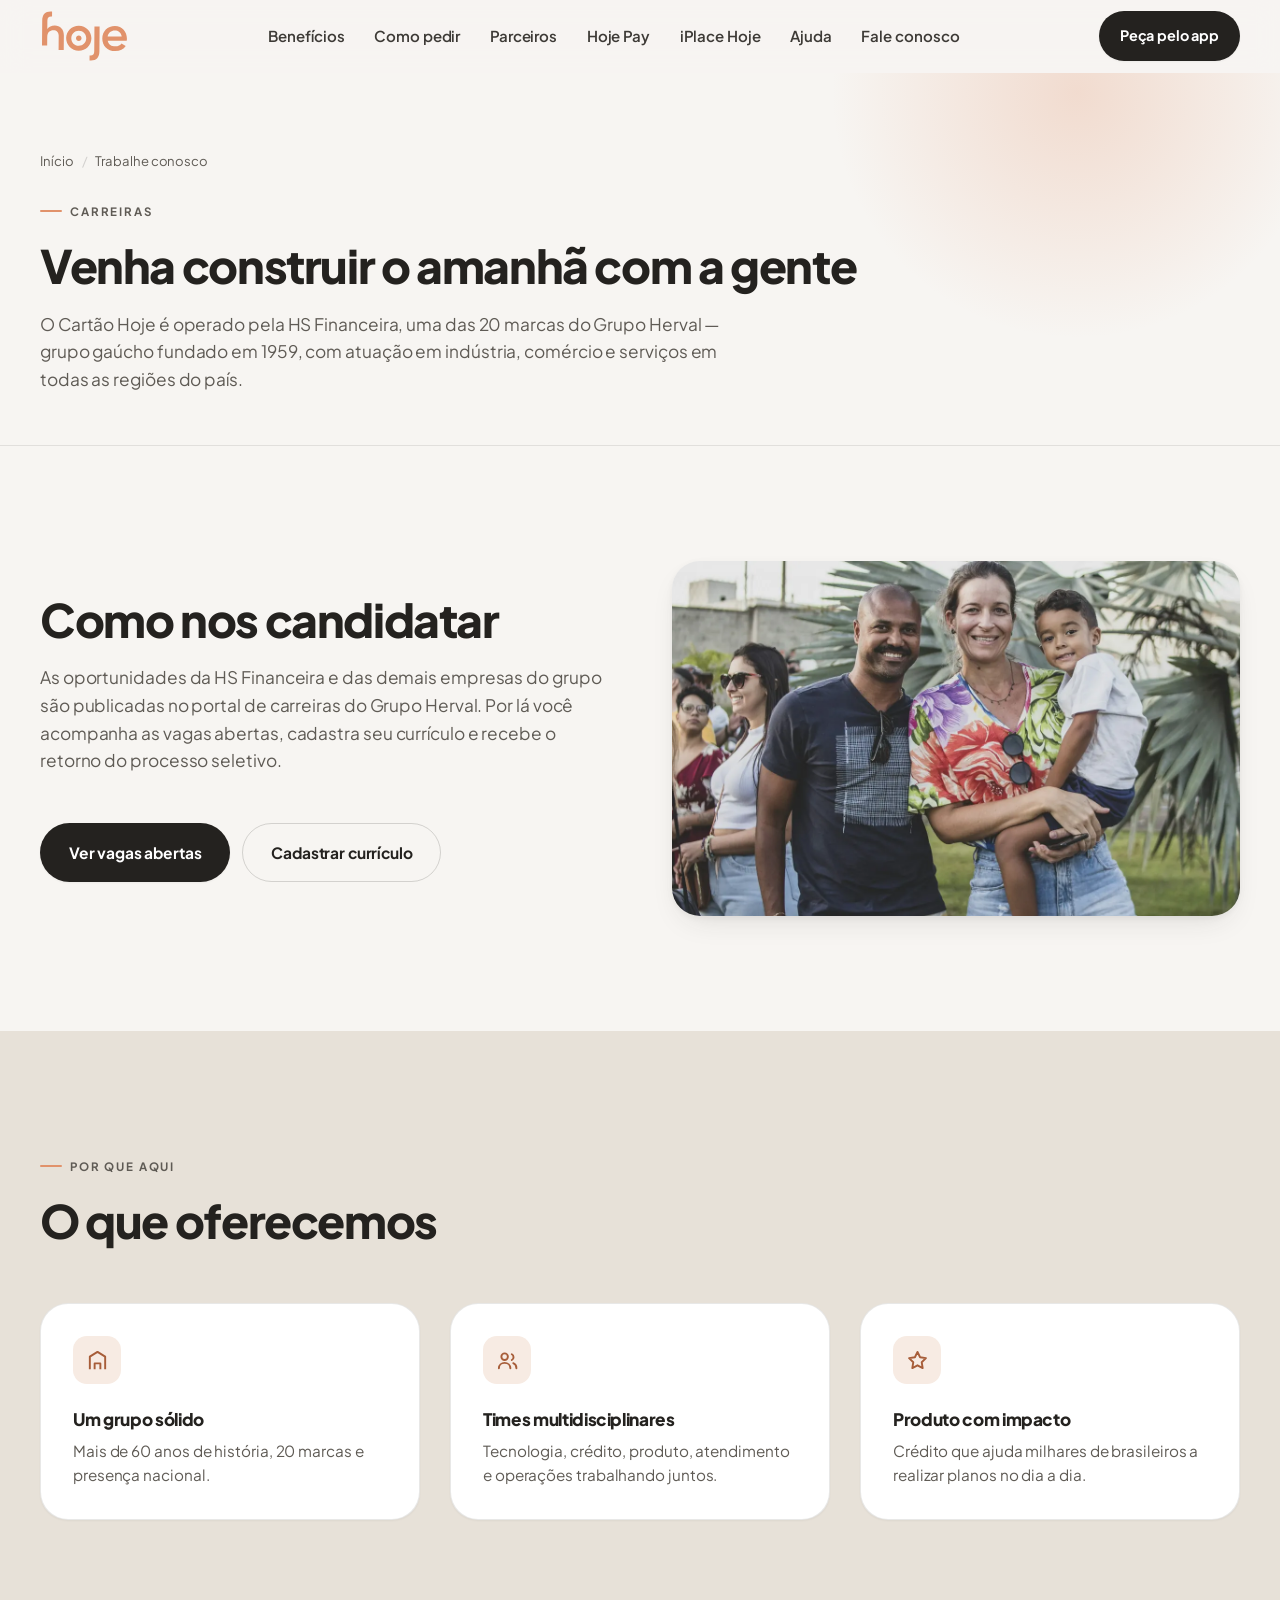
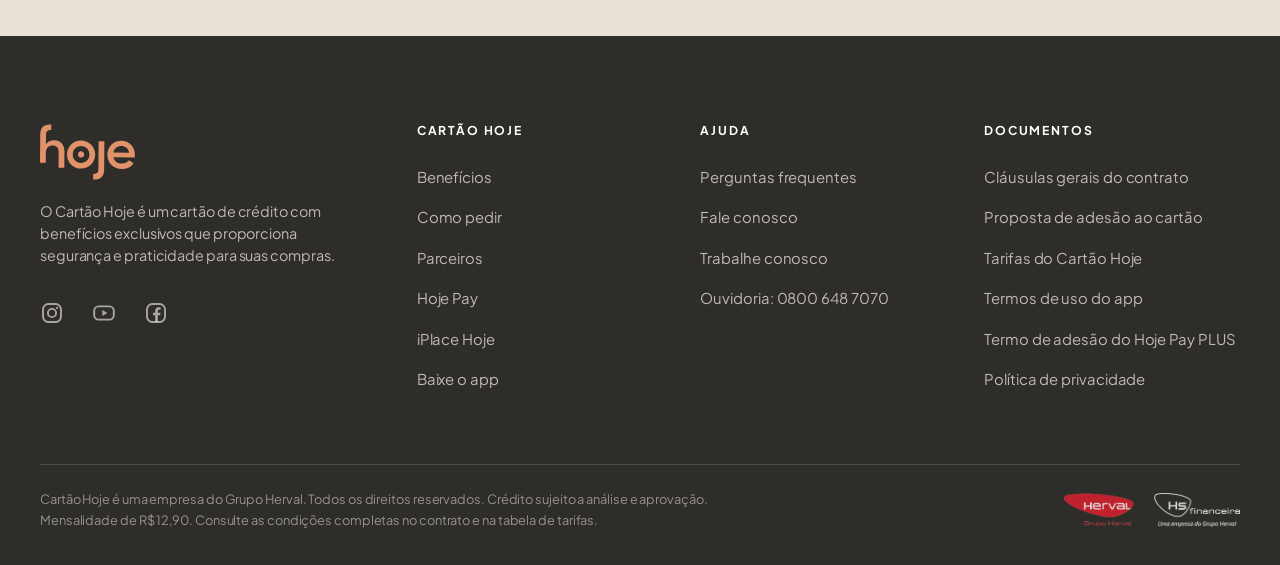
<file: trabalhe-conosco/index.html>
<!doctype html>
<html lang="pt-BR" class="no-js">
<head>
<meta charset="utf-8">
<meta name="viewport" content="width=device-width, initial-scale=1">
<title>Trabalhe conosco | Cartão Hoje — vagas na HS Financeira</title>
<meta name="description" content="Faça parte do time do Cartão Hoje, a financeira do Grupo Herval. Veja as vagas abertas no portal de carreiras do grupo e cadastre seu currículo.">
<link rel="canonical" href="https://cartaohoje.com.br/trabalhe-conosco/">
<link rel="alternate" hreflang="pt-BR" href="https://cartaohoje.com.br/trabalhe-conosco/">
<link rel="alternate" hreflang="x-default" href="https://cartaohoje.com.br/trabalhe-conosco/">
<meta name="robots" content="index,follow,max-image-preview:large,max-snippet:-1,max-video-preview:-1">
<meta name="theme-color" content="#F7F5F2">

<meta property="og:type" content="website">
<meta property="og:locale" content="pt_BR">
<meta property="og:site_name" content="Cartão Hoje">
<meta property="og:title" content="Trabalhe conosco | Cartão Hoje">
<meta property="og:description" content="Vagas abertas na HS Financeira, uma empresa do Grupo Herval.">
<meta property="og:url" content="https://cartaohoje.com.br/trabalhe-conosco/">
<meta property="og:image" content="https://cartaohoje.com.br/assets/img/og/trabalhe-conosco.jpg">
<meta property="og:image:secure_url" content="https://cartaohoje.com.br/assets/img/og/trabalhe-conosco.jpg">
<meta property="og:image:type" content="image/jpeg">
<meta property="og:image:width" content="1200">
<meta property="og:image:height" content="630">
<meta property="og:image:alt" content="Carreiras na HS Financeira, do Grupo Herval">

<meta name="twitter:card" content="summary_large_image">
<meta name="twitter:title" content="Trabalhe conosco | Cartão Hoje">
<meta name="twitter:description" content="Vagas abertas na HS Financeira, uma empresa do Grupo Herval.">
<meta name="twitter:image" content="https://cartaohoje.com.br/assets/img/og/trabalhe-conosco.jpg">
<meta name="twitter:image:alt" content="Carreiras na HS Financeira, do Grupo Herval">

<link rel="icon" href="../assets/img/marca/logo/simbolo-laranja.svg" type="image/svg+xml">
<link rel="icon" href="../assets/img/marca/icon-32.png" sizes="32x32" type="image/png">
<link rel="apple-touch-icon" href="../assets/img/marca/apple-touch-icon.png">
<link rel="manifest" href="../site.webmanifest">

<link rel="preconnect" href="https://fonts.googleapis.com">
<link rel="preconnect" href="https://fonts.gstatic.com" crossorigin>
<link rel="stylesheet" href="https://fonts.googleapis.com/css2?family=Plus+Jakarta+Sans:wght@400;500;600;700;800&display=swap">
<link rel="stylesheet" href="../assets/css/hoje.css">
</head>
<body>
<a class="skip" href="#conteudo">Pular para o conteúdo</a>
<header class="hdr">
  <div class="shell hdr__in">
    <a class="brand" href="../index.html" aria-label="Cartão Hoje — página inicial">
      <img src="../assets/img/marca/logo/hoje-laranja.svg" alt="Cartão Hoje" width="85" height="50">
    </a>
    <nav class="nav" aria-label="Principal">
      <a href="../index.html#beneficios">Benefícios</a>
      <a href="../index.html#pedir">Como pedir</a>
      <a href="../index.html#parceiros">Parceiros</a>
      <a href="../hoje-pay/index.html">Hoje Pay</a>
      <a href="../iplace-hoje/index.html">iPlace Hoje</a>
      <a href="../perguntas-frequentes/index.html">Ajuda</a>
      <a href="../fale-conosco/index.html">Fale conosco</a>
    </nav>
    <div class="hdr__cta">
      <a class="btn btn--sm" href="../baixar-o-app/index.html">Peça pelo app</a>
      <button class="burger" type="button" aria-expanded="false" aria-controls="menu-mobile">
        <span class="sr">Abrir menu</span><i></i>
      </button>
    </div>
  </div>
  <div class="mnav" id="menu-mobile">
    <a href="../index.html#beneficios">Benefícios</a>
    <a href="../index.html#pedir">Como pedir</a>
    <a href="../index.html#parceiros">Parceiros</a>
    <a href="../hoje-pay/index.html">Hoje Pay</a>
    <a href="../iplace-hoje/index.html">iPlace Hoje</a>
    <a href="../perguntas-frequentes/index.html">Perguntas frequentes</a>
    <a href="../fale-conosco/index.html">Fale conosco</a>
    <a href="../trabalhe-conosco/index.html" aria-current="page">Trabalhe conosco</a>
    <a class="btn" href="../baixar-o-app/index.html">Peça pelo app</a>
  </div>
</header>

<main id="conteudo">

<section class="phero">
  <div class="phero__glow" aria-hidden="true"></div>
  <div class="shell phero__in">
    <nav class="crumbs" aria-label="Trilha de navegação">
      <ol><li><a href="../index.html">Início</a></li><li>Trabalhe conosco</li></ol>
    </nav>
    <p class="eyebrow">Carreiras</p>
    <h1 class="h2">Venha construir o amanhã com a gente</h1>
    <p class="lead">O Cartão Hoje é operado pela HS Financeira, uma das 20 marcas do Grupo Herval — grupo gaúcho fundado em 1959, com atuação em indústria, comércio e serviços em todas as regiões do país.</p>
  </div>
</section>

<section class="section">
  <div class="shell split">
    <div class="rv">
      <h2 class="h2">Como nos candidatar</h2>
      <p class="lead">As oportunidades da HS Financeira e das demais empresas do grupo são publicadas no portal de carreiras do Grupo Herval. Por lá você acompanha as vagas abertas, cadastra seu currículo e recebe o retorno do processo seletivo.</p>
      <div class="btn-row mt-l">
        <a class="btn" href="https://www.herval.com.br/trabalhe-conosco/" target="_blank" rel="noopener">Ver vagas abertas</a>
        <a class="btn btn--ghost" href="https://www.herval.com.br/trabalhe-conosco/" target="_blank" rel="noopener">Cadastrar currículo</a>
      </div>
    </div>

    <div class="split__art rv" style="aspect-ratio:16/10">
      <picture>
        <source srcset="../assets/img/foto/herval.webp" type="image/webp">
        <img src="../assets/img/foto/herval.jpg" width="1400" height="760" alt="Pessoas reunidas ao ar livre" loading="lazy" decoding="async">
      </picture>
    </div>
  </div>
</section>

<section class="section tinted">
  <div class="shell">
    <div class="sec-head rv">
      <p class="eyebrow">Por que aqui</p>
      <h2 class="h2">O que oferecemos</h2>
    </div>
    <div class="grid cols-3">
      <article class="card rv">
        <span class="card__ic"><svg viewBox="0 0 24 24" fill="none" aria-hidden="true"><path d="M4 21V8l8-5 8 5v13" stroke="currentColor" stroke-width="2" stroke-linejoin="round"/><path d="M9 21v-6h6v6" stroke="currentColor" stroke-width="2" stroke-linejoin="round"/></svg></span>
        <h3 class="h4">Um grupo sólido</h3>
        <p>Mais de 60 anos de história, 20 marcas e presença nacional.</p>
      </article>
      <article class="card rv">
        <span class="card__ic"><svg viewBox="0 0 24 24" fill="none" aria-hidden="true"><circle cx="9" cy="8" r="3.4" stroke="currentColor" stroke-width="2"/><path d="M3 20c0-3.3 2.7-5.5 6-5.5s6 2.2 6 5.5" stroke="currentColor" stroke-width="2" stroke-linecap="round"/><path d="M16.5 5.5a3.4 3.4 0 0 1 0 6M18 14.8c2 .8 3.3 2.6 3.3 5.2" stroke="currentColor" stroke-width="2" stroke-linecap="round"/></svg></span>
        <h3 class="h4">Times multidisciplinares</h3>
        <p>Tecnologia, crédito, produto, atendimento e operações trabalhando juntos.</p>
      </article>
      <article class="card rv">
        <span class="card__ic"><svg viewBox="0 0 24 24" fill="none" aria-hidden="true"><path d="m12 3 2.7 5.6 6.1.9-4.4 4.3 1 6.1-5.4-2.9-5.4 2.9 1-6.1-4.4-4.3 6.1-.9L12 3Z" stroke="currentColor" stroke-width="2" stroke-linejoin="round"/></svg></span>
        <h3 class="h4">Produto com impacto</h3>
        <p>Crédito que ajuda milhares de brasileiros a realizar planos no dia a dia.</p>
      </article>
    </div>
  </div>
</section>

</main>
<footer class="ft">
  <div class="shell">
    <div class="ft__grid">
      <div class="ft__brand">
        <img src="../assets/img/marca/logo/hoje-laranja.svg" alt="Cartão Hoje" width="95" height="56">
        <p class="small">O Cartão Hoje é um cartão de crédito com benefícios exclusivos que proporciona segurança e praticidade para suas compras.</p>
        <div class="ft__soc">
          <a href="https://www.instagram.com/hojebr_/" target="_blank" rel="noopener" aria-label="Instagram"><svg viewBox="0 0 24 24" fill="none" aria-hidden="true"><rect x="3" y="3" width="18" height="18" rx="5.4" stroke="currentColor" stroke-width="1.9"/><circle cx="12" cy="12" r="4.1" stroke="currentColor" stroke-width="1.9"/><circle cx="17.1" cy="6.9" r="1.15" fill="currentColor"/></svg></a>
          <a href="https://www.youtube.com/@cartaohoje" target="_blank" rel="noopener" aria-label="YouTube"><svg viewBox="0 0 24 24" fill="none" aria-hidden="true"><rect x="2.2" y="5.4" width="19.6" height="13.2" rx="4.4" stroke="currentColor" stroke-width="1.9"/><path d="m10.3 9.1 5.1 2.9-5.1 2.9V9.1Z" fill="currentColor"/></svg></a>
          <a href="https://www.facebook.com/cartaohoje" target="_blank" rel="noopener" aria-label="Facebook"><svg viewBox="0 0 24 24" fill="none" aria-hidden="true"><rect x="3" y="3" width="18" height="18" rx="5.4" stroke="currentColor" stroke-width="1.9"/><path d="M13.9 21v-6.7h2.2l.42-2.62H13.9V9.98c0-.76.21-1.28 1.3-1.28h1.39V6.36c-.24-.03-1.07-.1-2.03-.1-2.01 0-3.38 1.23-3.38 3.48v1.94H8.96v2.62h2.22V21h2.72Z" fill="currentColor"/></svg></a>
        </div>
      </div>

      <div>
        <h4>Cartão Hoje</h4>
        <ul>
          <li><a href="../index.html#beneficios">Benefícios</a></li>
          <li><a href="../index.html#pedir">Como pedir</a></li>
          <li><a href="../index.html#parceiros">Parceiros</a></li>
          <li><a href="../hoje-pay/index.html">Hoje Pay</a></li>
          <li><a href="../iplace-hoje/index.html">iPlace Hoje</a></li>
          <li><a href="../baixar-o-app/index.html">Baixe o app</a></li>
        </ul>
      </div>

      <div>
        <h4>Ajuda</h4>
        <ul>
          <li><a href="../perguntas-frequentes/index.html">Perguntas frequentes</a></li>
          <li><a href="../fale-conosco/index.html">Fale conosco</a></li>
          <li><a href="../trabalhe-conosco/index.html" aria-current="page">Trabalhe conosco</a></li>
          <li><a href="tel:08006487070">Ouvidoria: 0800 648 7070</a></li>
        </ul>
      </div>

      <div>
        <h4>Documentos</h4>
        <ul>
          <li><a href="../assets/docs/clausulas-gerais-do-contrato.pdf" target="_blank" rel="noopener">Cláusulas gerais do contrato</a></li>
          <li><a href="../assets/docs/proposta-de-adesao-ao-cartao.pdf" target="_blank" rel="noopener">Proposta de adesão ao cartão</a></li>
          <li><a href="../assets/docs/tarifas-cartao-hoje.pdf" target="_blank" rel="noopener">Tarifas do Cartão Hoje</a></li>
          <li><a href="../assets/docs/termos-de-uso-do-app.pdf" target="_blank" rel="noopener">Termos de uso do app</a></li>
          <li><a href="../assets/docs/termo-de-adesao-hojepay-plus.pdf" target="_blank" rel="noopener">Termo de adesão do Hoje Pay PLUS</a></li>
          <li><a href="../politica-de-privacidade/index.html">Política de privacidade</a></li>
        </ul>
      </div>
    </div>

    <div class="ft__legal">
      <p>Cartão Hoje é uma empresa do Grupo Herval. Todos os direitos reservados. Crédito sujeito a análise e aprovação. Mensalidade de R$ 12,90. Consulte as condições completas no contrato e na tabela de tarifas.</p>
      <div class="ft__co">
        <a href="https://www.herval.com.br/" target="_blank" rel="noopener" aria-label="Site do Grupo Herval"><img src="../assets/img/marca/grupo-herval.png" alt="Grupo Herval" width="167" height="80" loading="lazy"></a>
        <a href="https://hsfinanceira.com.br/" target="_blank" rel="noopener" aria-label="Site da HS Financeira"><img src="../assets/img/marca/hs-financeira.png" alt="HS Financeira" width="180" height="71" loading="lazy"></a>
      </div>
    </div>
  </div>
</footer>
<script src="../assets/js/hoje.js" defer></script>

<script type="application/ld+json">
{
  "@context": "https://schema.org",
  "@graph": [
    {
      "@type": "Organization",
      "@id": "https://cartaohoje.com.br/#organizacao",
      "name": "Cartão Hoje",
      "alternateName": [
        "Hoje",
        "Cartão Hoje HS Financeira"
      ],
      "legalName": "HS Financeira S.A. — Crédito, Financiamento e Investimento",
      "description": "Emissora do Cartão Hoje, cartão de crédito Visa internacional solicitado pelo aplicativo, sem necessidade de abrir conta em banco. A HS Financeira é a instituição financeira do Grupo Herval.",
      "url": "https://cartaohoje.com.br/",
      "logo": {
        "@type": "ImageObject",
        "@id": "https://cartaohoje.com.br/#logo",
        "url": "https://cartaohoje.com.br/assets/img/marca/logo-hoje.png",
        "contentUrl": "https://cartaohoje.com.br/assets/img/marca/logo-hoje.png",
        "width": 512,
        "height": 301,
        "caption": "Cartão Hoje"
      },
      "image": {
        "@id": "https://cartaohoje.com.br/#logo"
      },
      "slogan": "O amanhã começa hoje",
      "naics": "522210",
      "taxID": "07.512.441/0001-11",
      "identifier": [
        {
          "@type": "PropertyValue",
          "propertyID": "CNPJ",
          "value": "07.512.441/0001-11"
        }
      ],
      "address": {
        "@type": "PostalAddress",
        "streetAddress": "BR-116, nº 7070, Sala 14, Portal da Serra",
        "addressLocality": "Dois Irmãos",
        "addressRegion": "RS",
        "postalCode": "93950-000",
        "addressCountry": "BR"
      },
      "areaServed": {
        "@type": "Country",
        "name": "Brasil"
      },
      "knowsLanguage": "pt-BR",
      "parentOrganization": {
        "@type": "Organization",
        "name": "Grupo Herval",
        "url": "https://www.herval.com.br/",
        "foundingDate": "1959"
      },
      "sameAs": [
        "https://www.instagram.com/hojebr_/",
        "https://www.youtube.com/@cartaohoje",
        "https://www.facebook.com/cartaohoje",
        "https://hsfinanceira.com.br/"
      ],
      "contactPoint": [
        {
          "@type": "ContactPoint",
          "telephone": "+55-800-400-6680",
          "contactType": "customer service",
          "name": "Central de Atendimento 24 horas",
          "areaServed": "BR",
          "availableLanguage": "Portuguese",
          "hoursAvailable": {
            "@type": "OpeningHoursSpecification",
            "dayOfWeek": [
              "Monday",
              "Tuesday",
              "Wednesday",
              "Thursday",
              "Friday",
              "Saturday",
              "Sunday"
            ],
            "opens": "00:00",
            "closes": "23:59"
          }
        },
        {
          "@type": "ContactPoint",
          "telephone": "+55-800-602-2202",
          "contactType": "customer support",
          "name": "Serviço de Atendimento ao Cliente",
          "areaServed": "BR",
          "availableLanguage": "Portuguese",
          "hoursAvailable": [
            {
              "@type": "OpeningHoursSpecification",
              "dayOfWeek": [
                "Monday",
                "Tuesday",
                "Wednesday",
                "Thursday",
                "Friday"
              ],
              "opens": "08:00",
              "closes": "20:00"
            },
            {
              "@type": "OpeningHoursSpecification",
              "dayOfWeek": "Saturday",
              "opens": "08:00",
              "closes": "18:00"
            }
          ]
        },
        {
          "@type": "ContactPoint",
          "telephone": "+55-51-4042-1377",
          "contactType": "customer support",
          "name": "WhatsApp",
          "areaServed": "BR",
          "availableLanguage": "Portuguese",
          "url": "https://wa.me/555140421377"
        },
        {
          "@type": "ContactPoint",
          "telephone": "+55-800-648-7070",
          "contactType": "complaints",
          "name": "Ouvidoria",
          "areaServed": "BR",
          "availableLanguage": "Portuguese"
        }
      ]
    },
    {
      "@type": "WebSite",
      "@id": "https://cartaohoje.com.br/#site",
      "url": "https://cartaohoje.com.br/",
      "name": "Cartão Hoje",
      "description": "Site oficial do Cartão Hoje, cartão de crédito Visa internacional da HS Financeira.",
      "inLanguage": "pt-BR",
      "publisher": {
        "@id": "https://cartaohoje.com.br/#organizacao"
      }
    },
    {
      "@type": [
        "CreditCard",
        "FinancialProduct",
        "Product"
      ],
      "@id": "https://cartaohoje.com.br/#cartao-hoje",
      "name": "Cartão Hoje",
      "description": "Cartão de crédito Visa internacional solicitado pelo aplicativo, com resposta da análise em poucos minutos e sem necessidade de abrir conta em banco. Oferece até 40 dias para pagar, parcelamento em até 24x iguais, pagamento por aproximação e cartão virtual no app.",
      "url": "https://cartaohoje.com.br/",
      "image": "https://cartaohoje.com.br/assets/img/og/home.jpg",
      "category": "Cartão de crédito",
      "provider": {
        "@id": "https://cartaohoje.com.br/#organizacao"
      },
      "areaServed": {
        "@type": "Country",
        "name": "Brasil"
      },
      "contactlessPayment": true,
      "feesAndCommissionsSpecification": "https://cartaohoje.com.br/assets/docs/tarifas-cartao-hoje.pdf",
      "termsOfService": "https://cartaohoje.com.br/assets/docs/clausulas-gerais-do-contrato.pdf",
      "additionalProperty": [
        {
          "@type": "PropertyValue",
          "name": "Bandeira",
          "value": "Visa"
        },
        {
          "@type": "PropertyValue",
          "name": "Abrangência",
          "value": "Internacional — aceito no Brasil e no exterior"
        },
        {
          "@type": "PropertyValue",
          "name": "Mensalidade",
          "value": "R$ 12,90"
        },
        {
          "@type": "PropertyValue",
          "name": "Prazo para pagar",
          "value": "Até 40 dias"
        },
        {
          "@type": "PropertyValue",
          "name": "Parcelamento",
          "value": "Até 24x iguais"
        },
        {
          "@type": "PropertyValue",
          "name": "Pagamento por aproximação",
          "value": "Sim"
        },
        {
          "@type": "PropertyValue",
          "name": "Cartão virtual no app",
          "value": "Sim"
        },
        {
          "@type": "PropertyValue",
          "name": "Necessita conta em banco",
          "value": "Não"
        },
        {
          "@type": "PropertyValue",
          "name": "Idade mínima",
          "value": "18 anos"
        },
        {
          "@type": "PropertyValue",
          "name": "Renda mínima",
          "value": "1 salário mínimo"
        },
        {
          "@type": "PropertyValue",
          "name": "Canal de solicitação",
          "value": "Aplicativo Hoje, para iPhone e Android"
        },
        {
          "@type": "PropertyValue",
          "name": "Prazo da análise de crédito",
          "value": "Poucos minutos"
        },
        {
          "@type": "PropertyValue",
          "name": "Nova tentativa após recusa",
          "value": "90 dias"
        }
      ],
      "offers": {
        "@type": "Offer",
        "url": "https://cartaohoje.com.br/baixar-o-app/",
        "price": "12.90",
        "priceCurrency": "BRL",
        "availability": "https://schema.org/InStock",
        "areaServed": {
          "@type": "Country",
          "name": "Brasil"
        },
        "seller": {
          "@id": "https://cartaohoje.com.br/#organizacao"
        },
        "priceSpecification": {
          "@type": "UnitPriceSpecification",
          "price": "12.90",
          "priceCurrency": "BRL",
          "name": "Mensalidade",
          "billingIncrement": 1,
          "unitCode": "MON",
          "valueAddedTaxIncluded": true
        }
      }
    },
    {
      "@type": "BreadcrumbList",
      "@id": "https://cartaohoje.com.br/trabalhe-conosco/#trilha",
      "itemListElement": [
        {
          "@type": "ListItem",
          "position": 1,
          "name": "Início",
          "item": "https://cartaohoje.com.br/"
        },
        {
          "@type": "ListItem",
          "position": 2,
          "name": "Trabalhe conosco",
          "item": "https://cartaohoje.com.br/trabalhe-conosco/"
        }
      ]
    },
    {
      "@type": "WebPage",
      "@id": "https://cartaohoje.com.br/trabalhe-conosco/#pagina",
      "url": "https://cartaohoje.com.br/trabalhe-conosco/",
      "name": "Trabalhe conosco | Cartão Hoje — vagas na HS Financeira",
      "description": "Faça parte do time do Cartão Hoje, a financeira do Grupo Herval. Veja as vagas abertas no portal de carreiras do grupo e cadastre seu currículo.",
      "isPartOf": {
        "@id": "https://cartaohoje.com.br/#site"
      },
      "about": {
        "@id": "https://cartaohoje.com.br/#cartao-hoje"
      },
      "inLanguage": "pt-BR",
      "primaryImageOfPage": {
        "@type": "ImageObject",
        "url": "https://cartaohoje.com.br/assets/img/og/trabalhe-conosco.jpg",
        "width": 1200,
        "height": 630
      },
      "datePublished": "2026-09-14",
      "dateModified": "2026-09-14",
      "publisher": {
        "@id": "https://cartaohoje.com.br/#organizacao"
      },
      "breadcrumb": {
        "@id": "https://cartaohoje.com.br/trabalhe-conosco/#trilha"
      }
    }
  ]
}
</script>
</body>
</html>
</file>
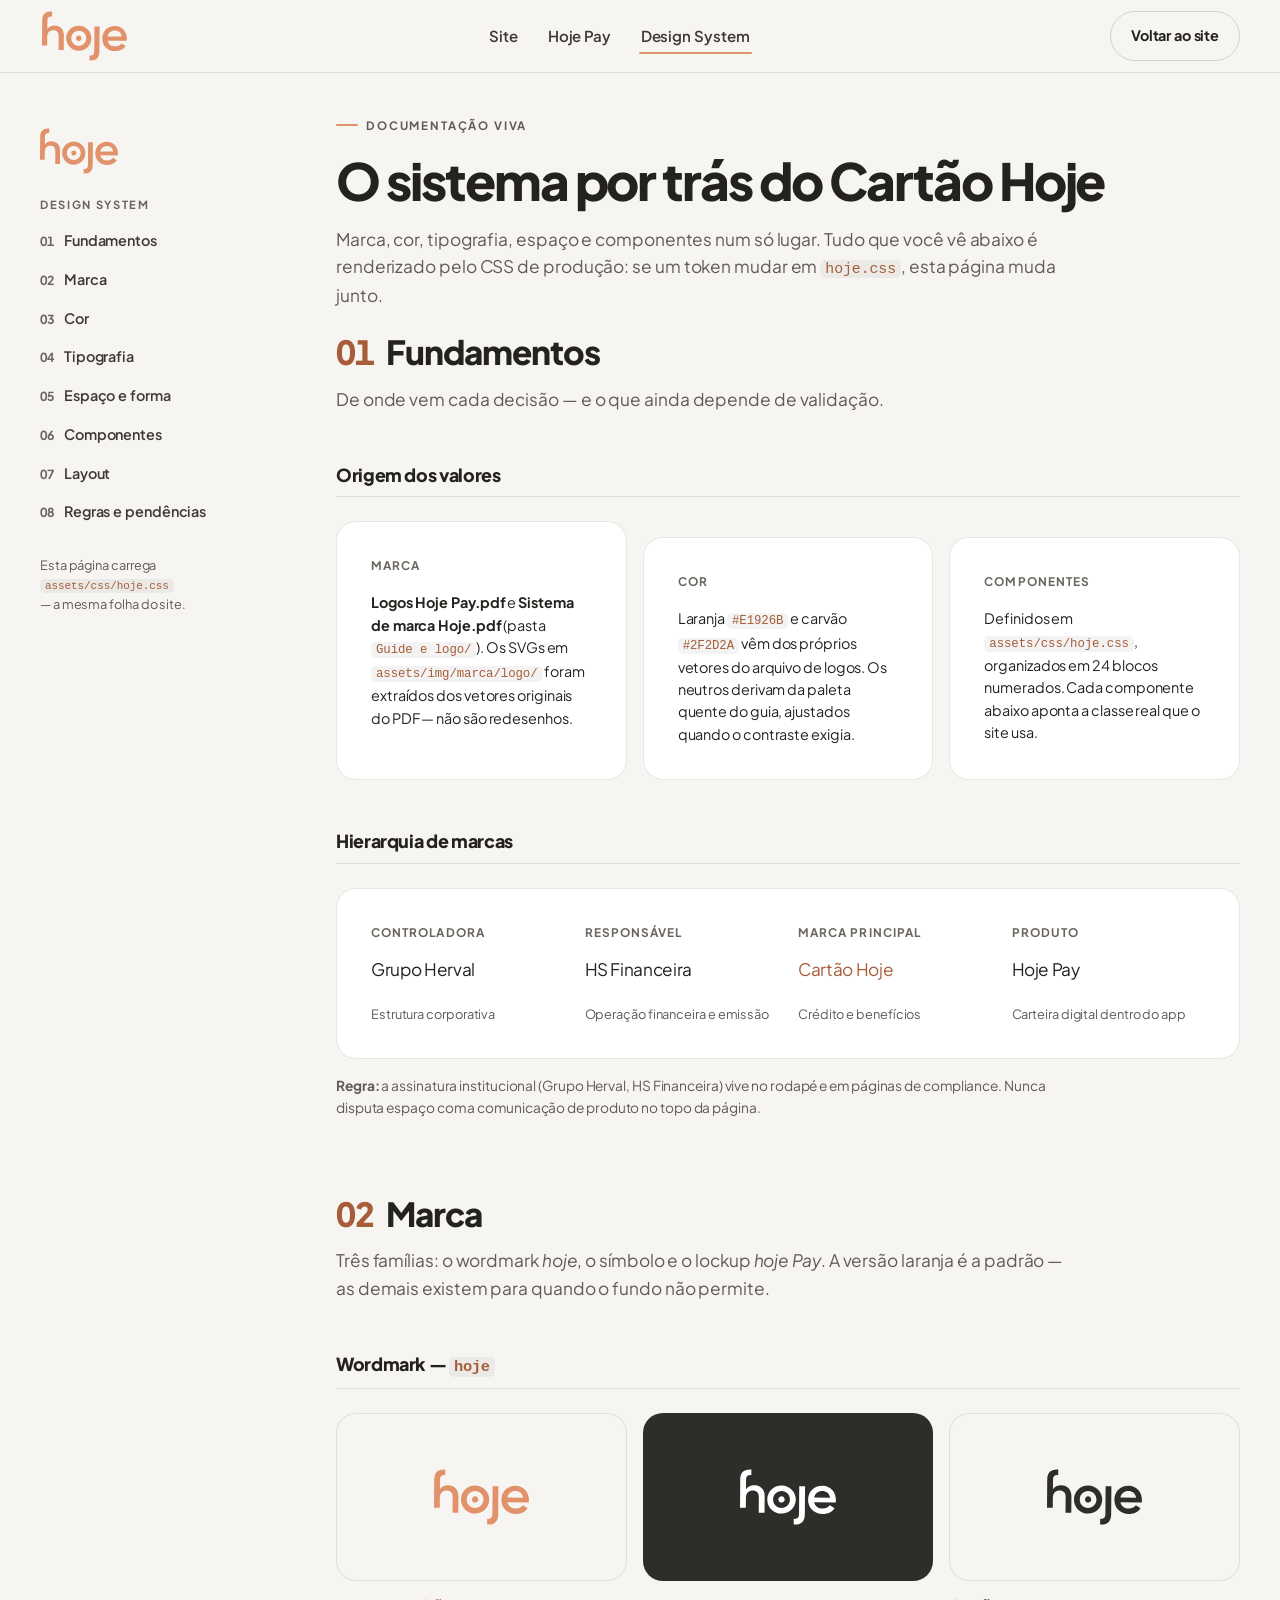
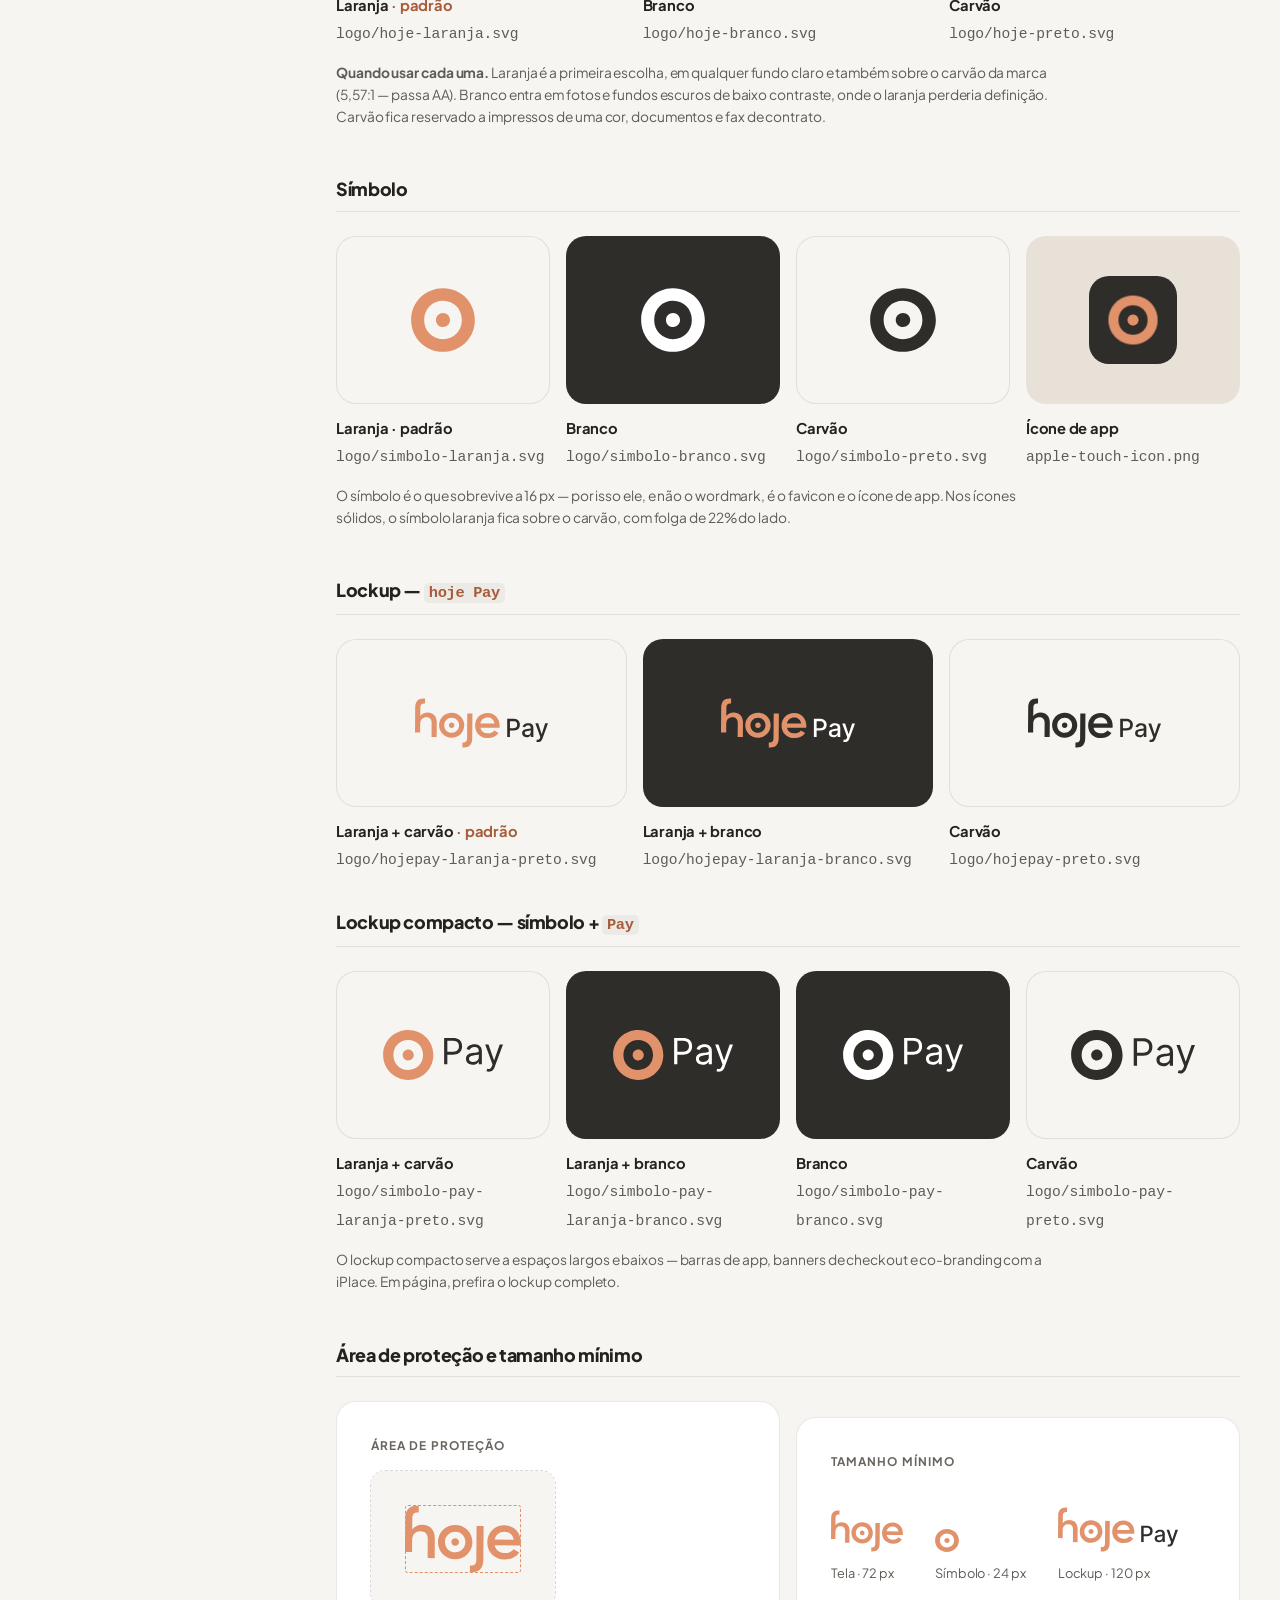
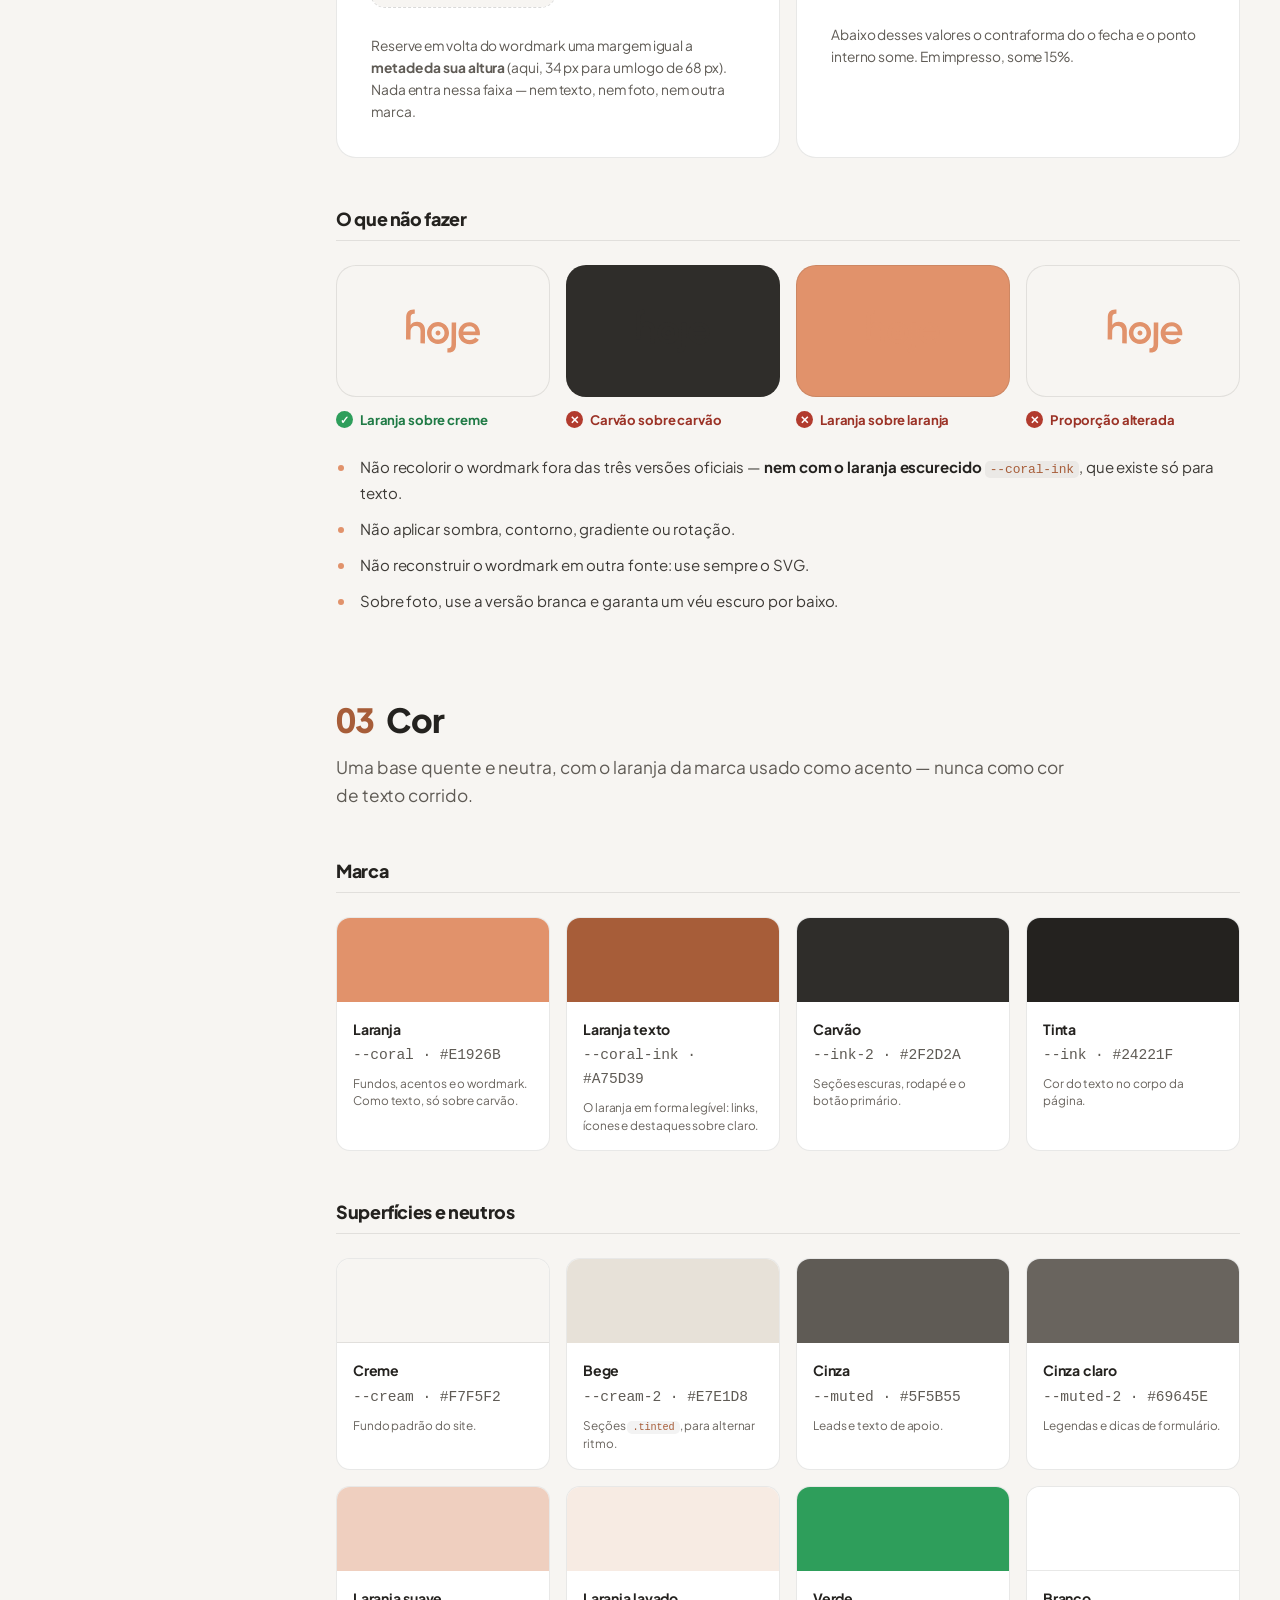
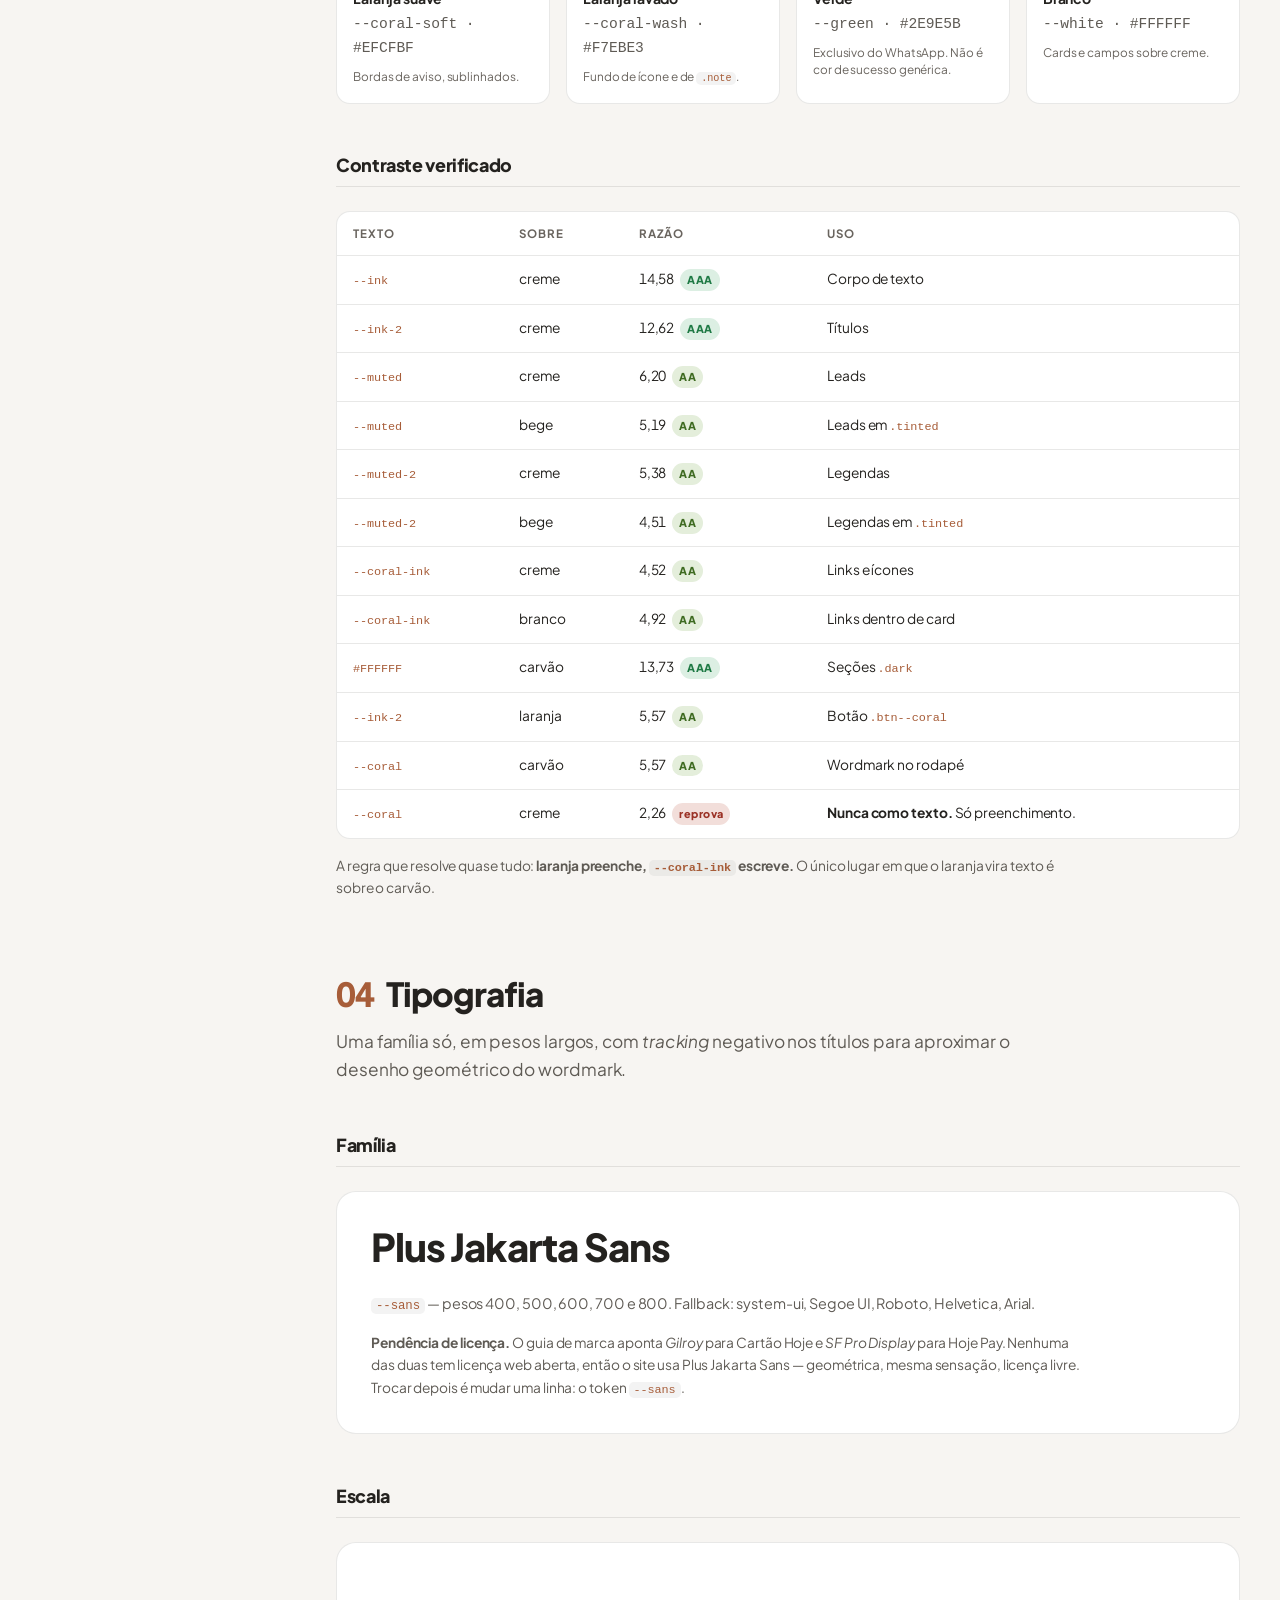
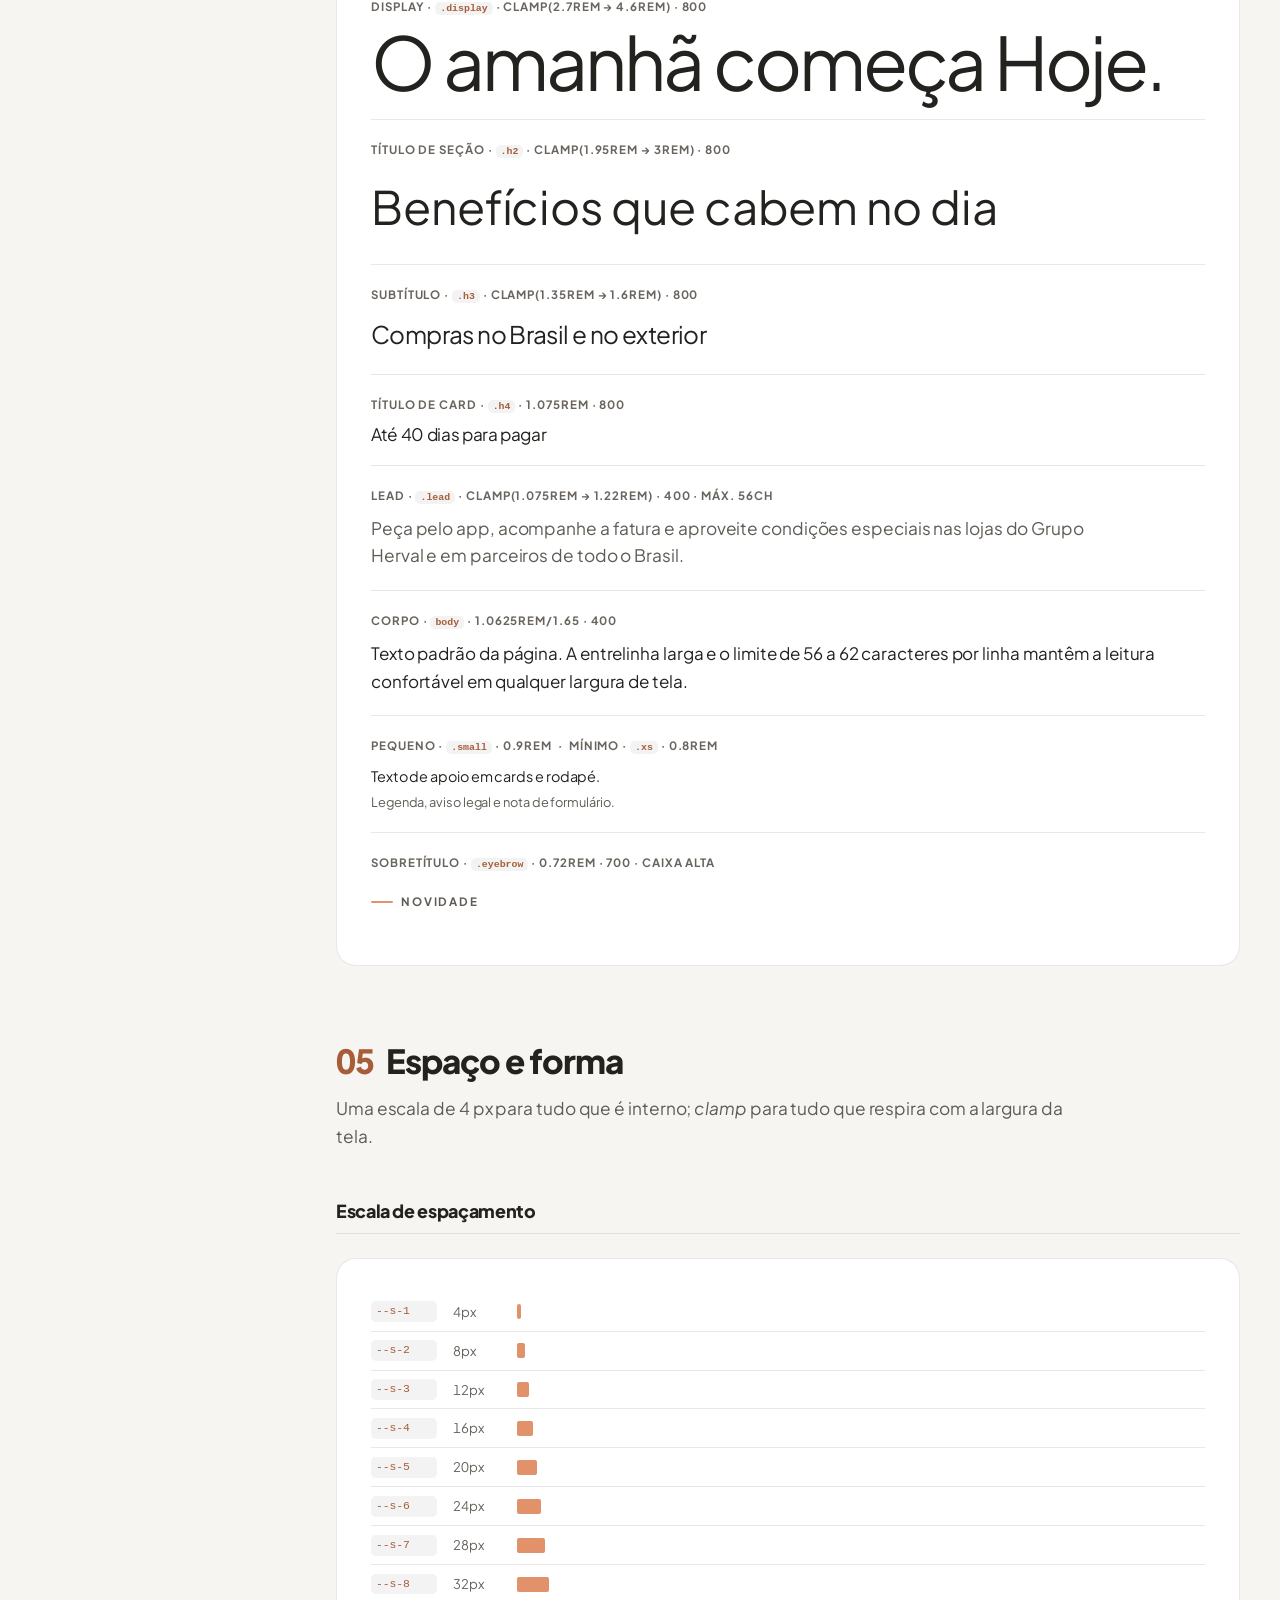
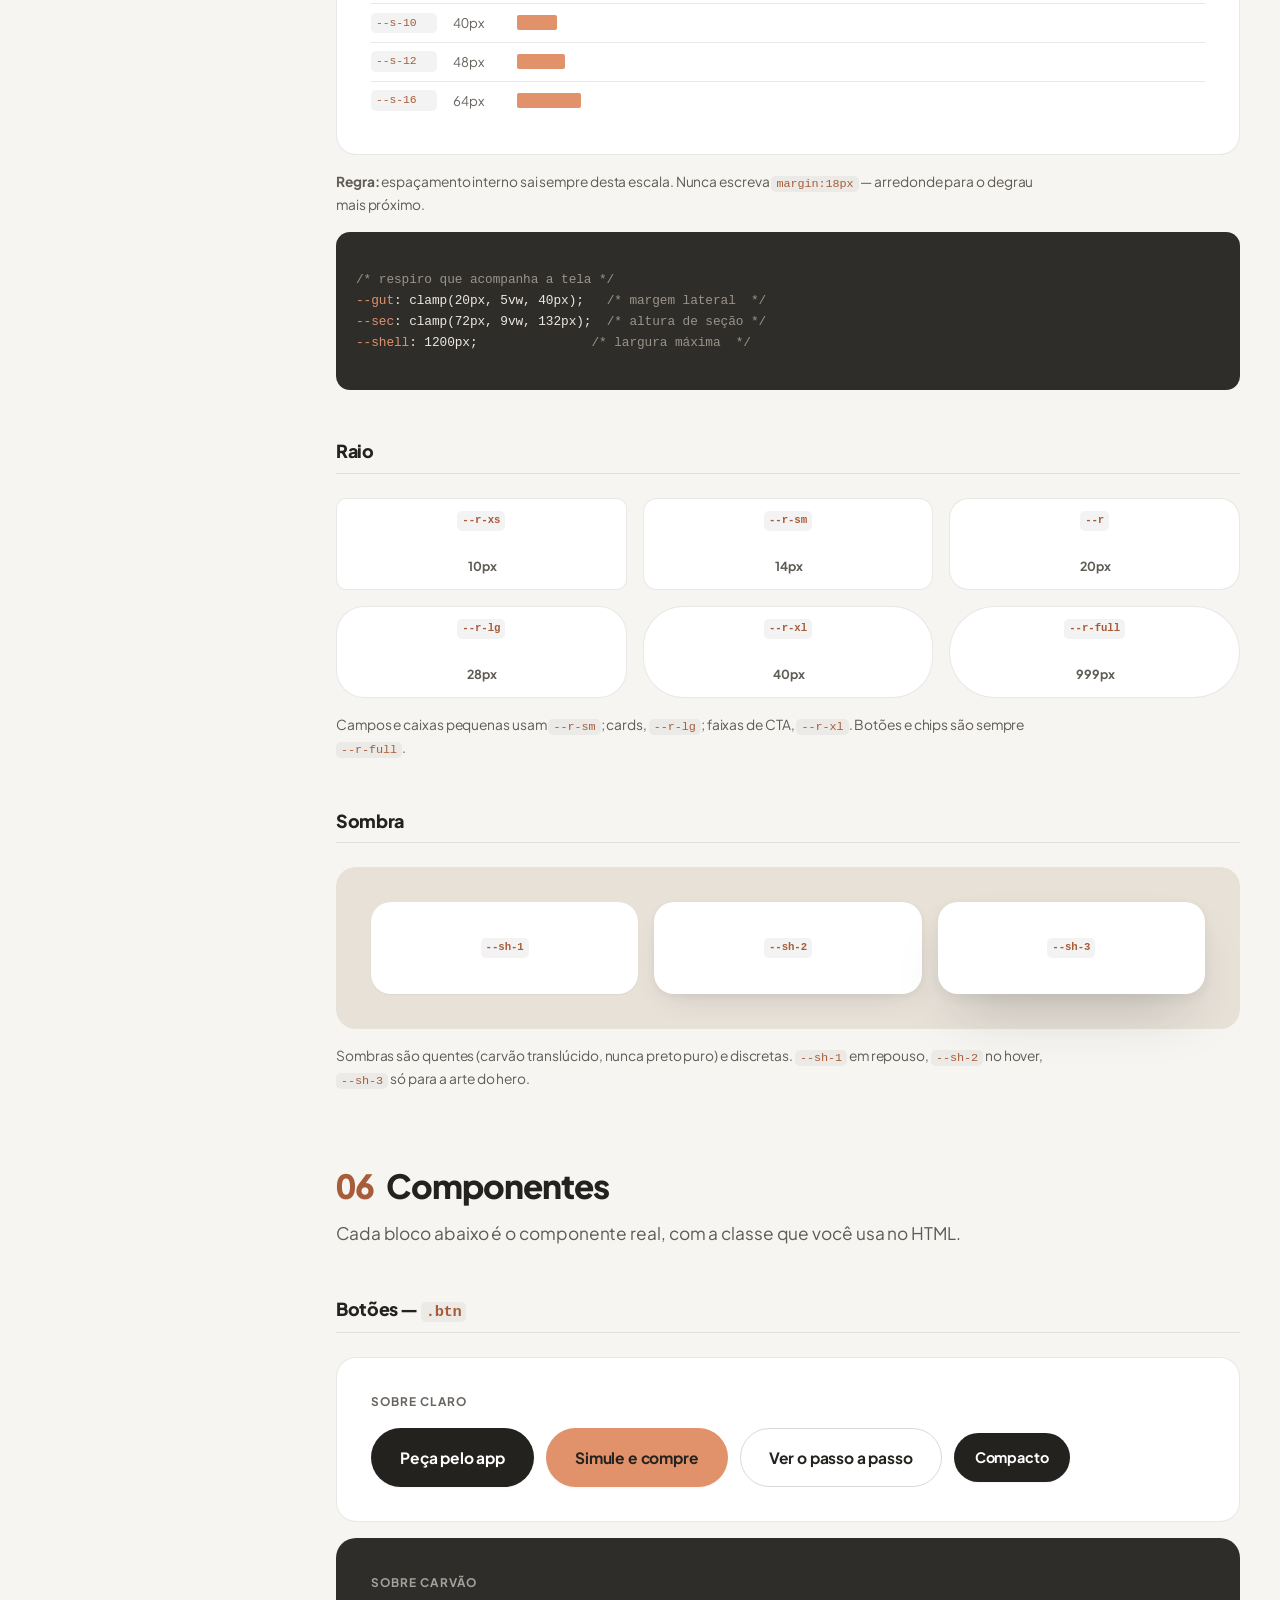
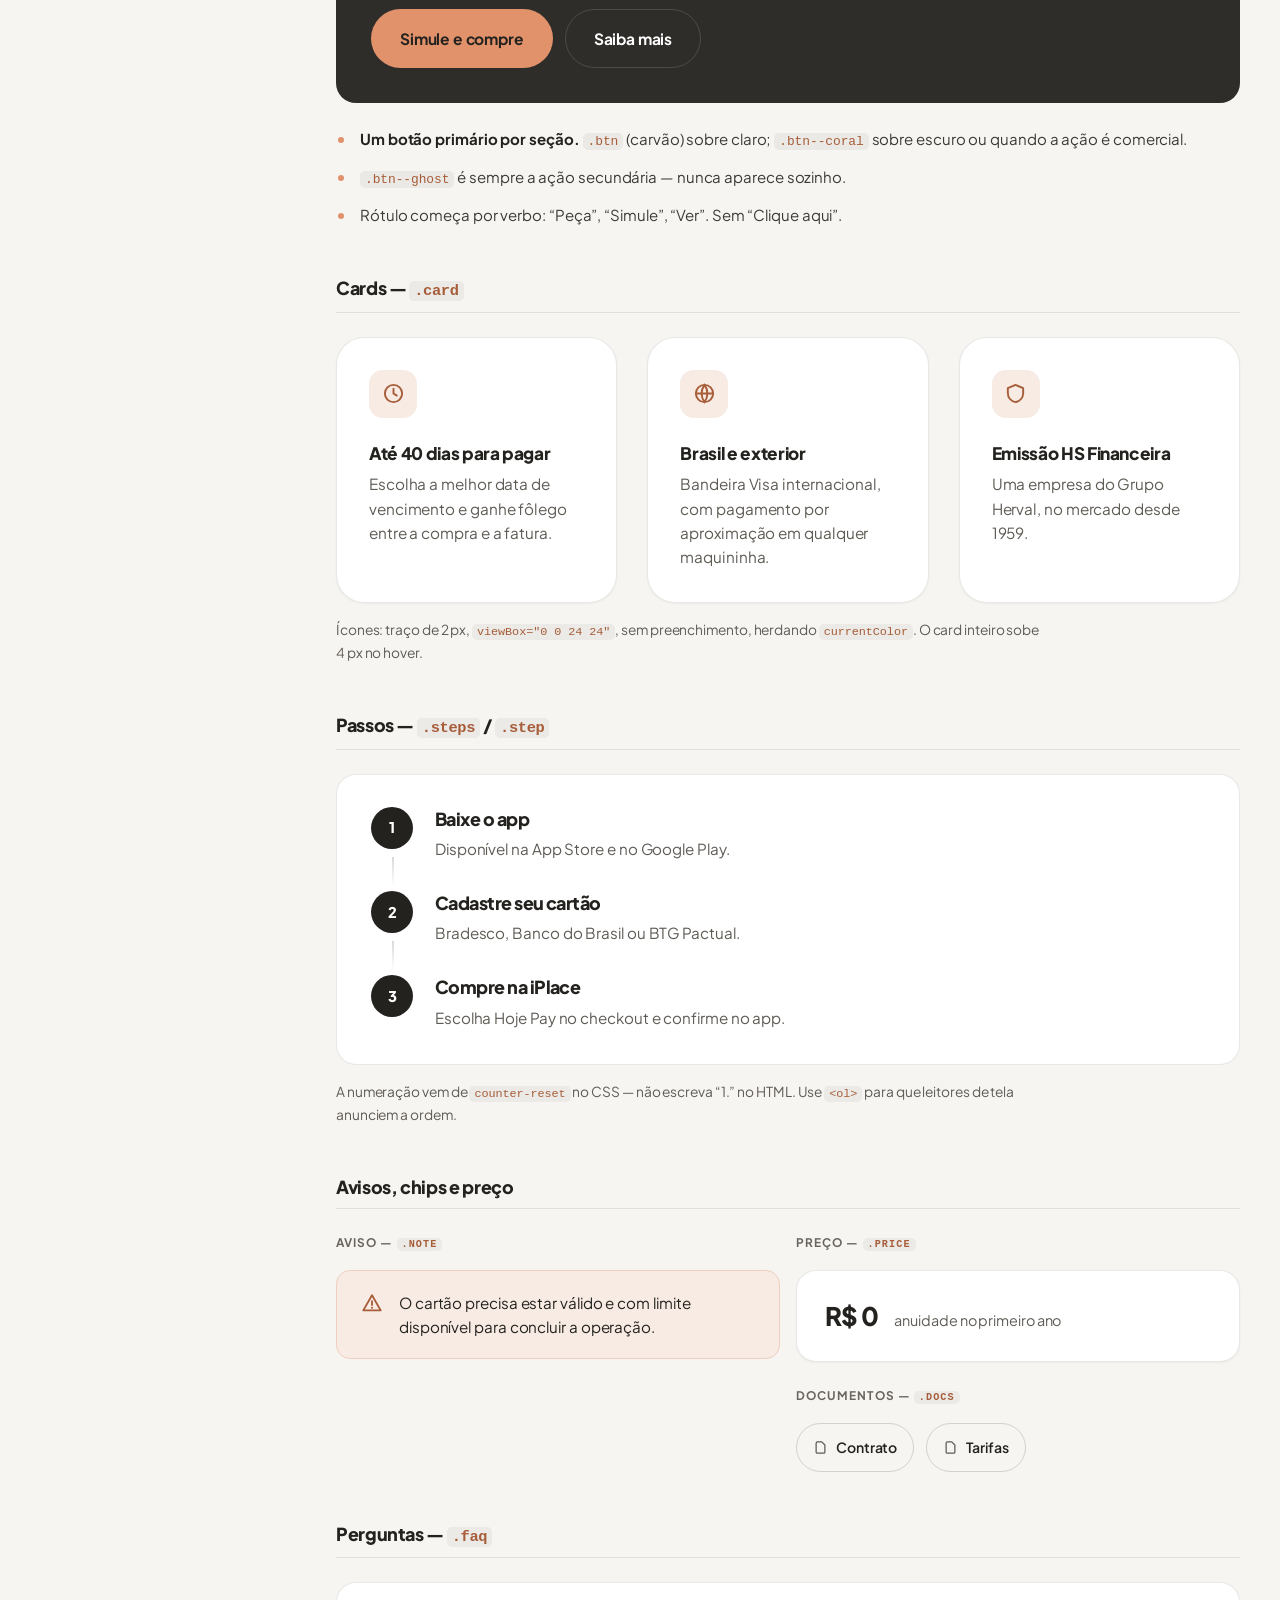
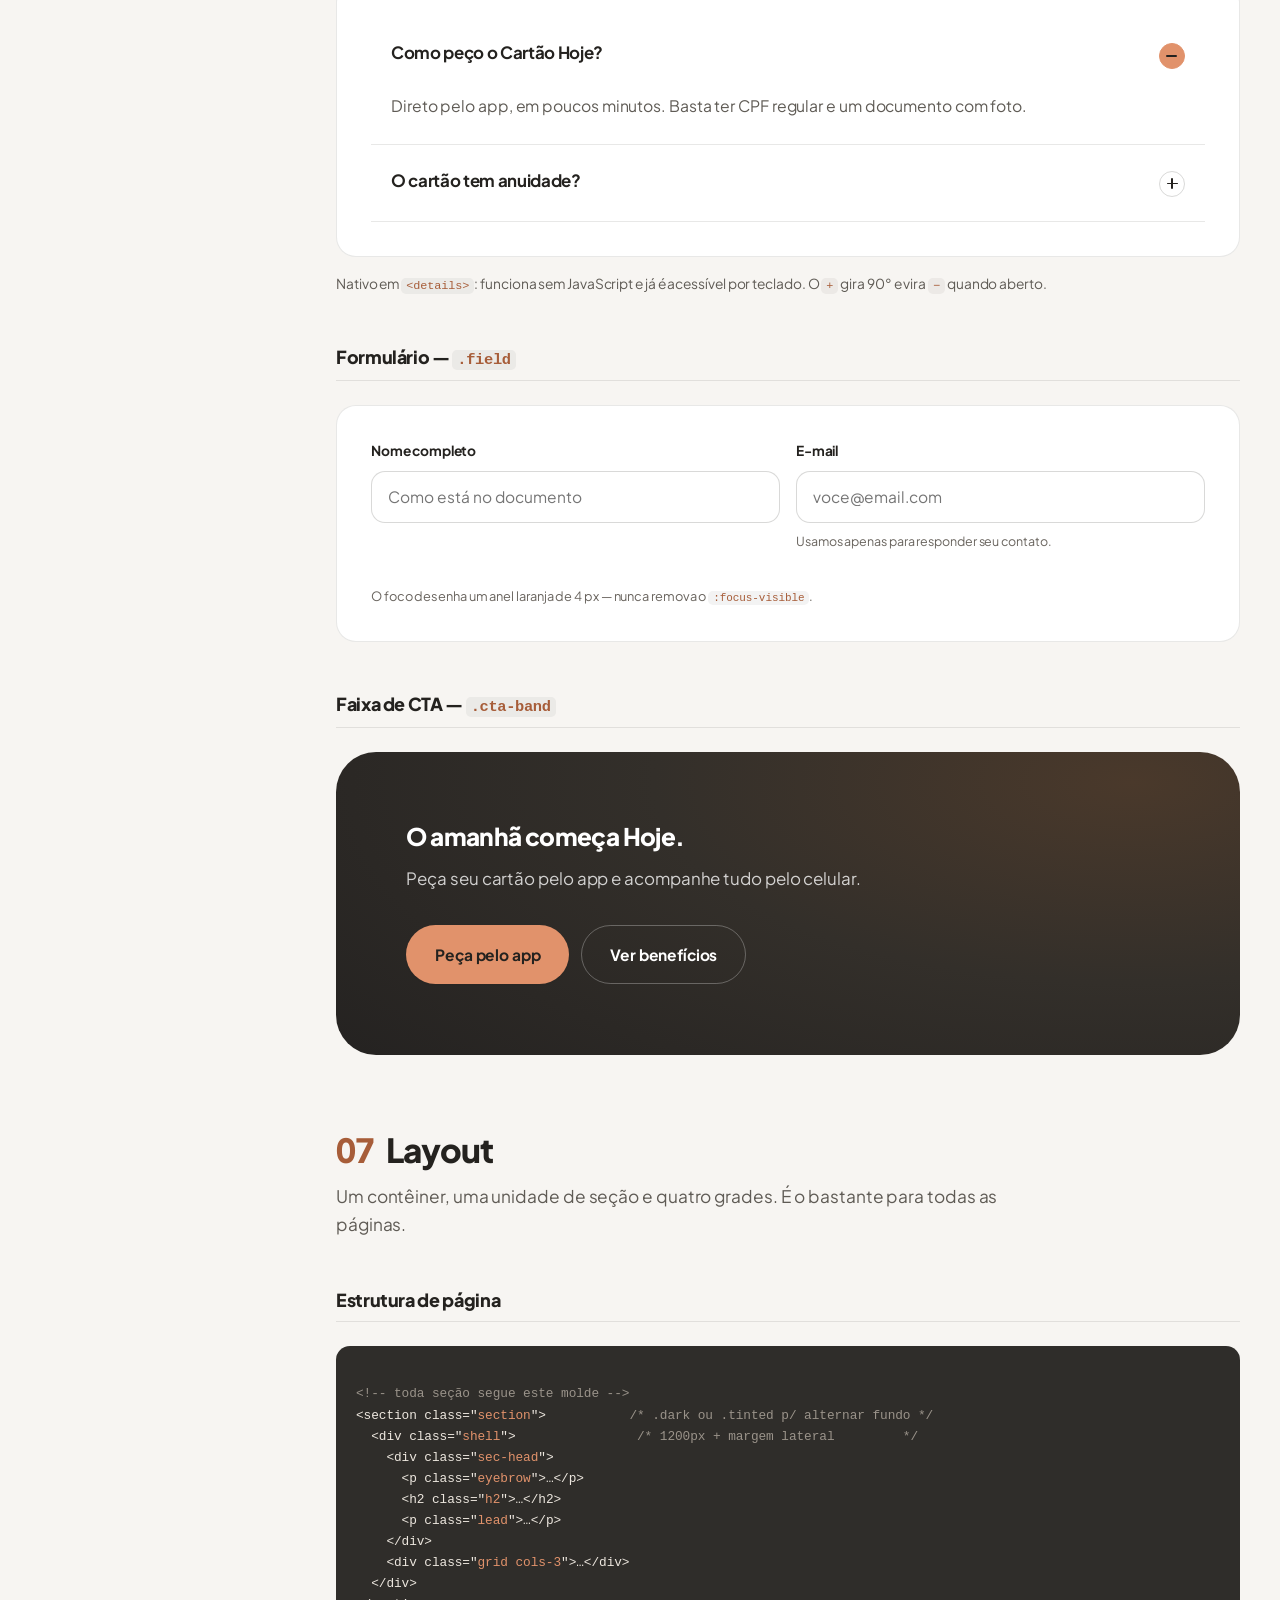
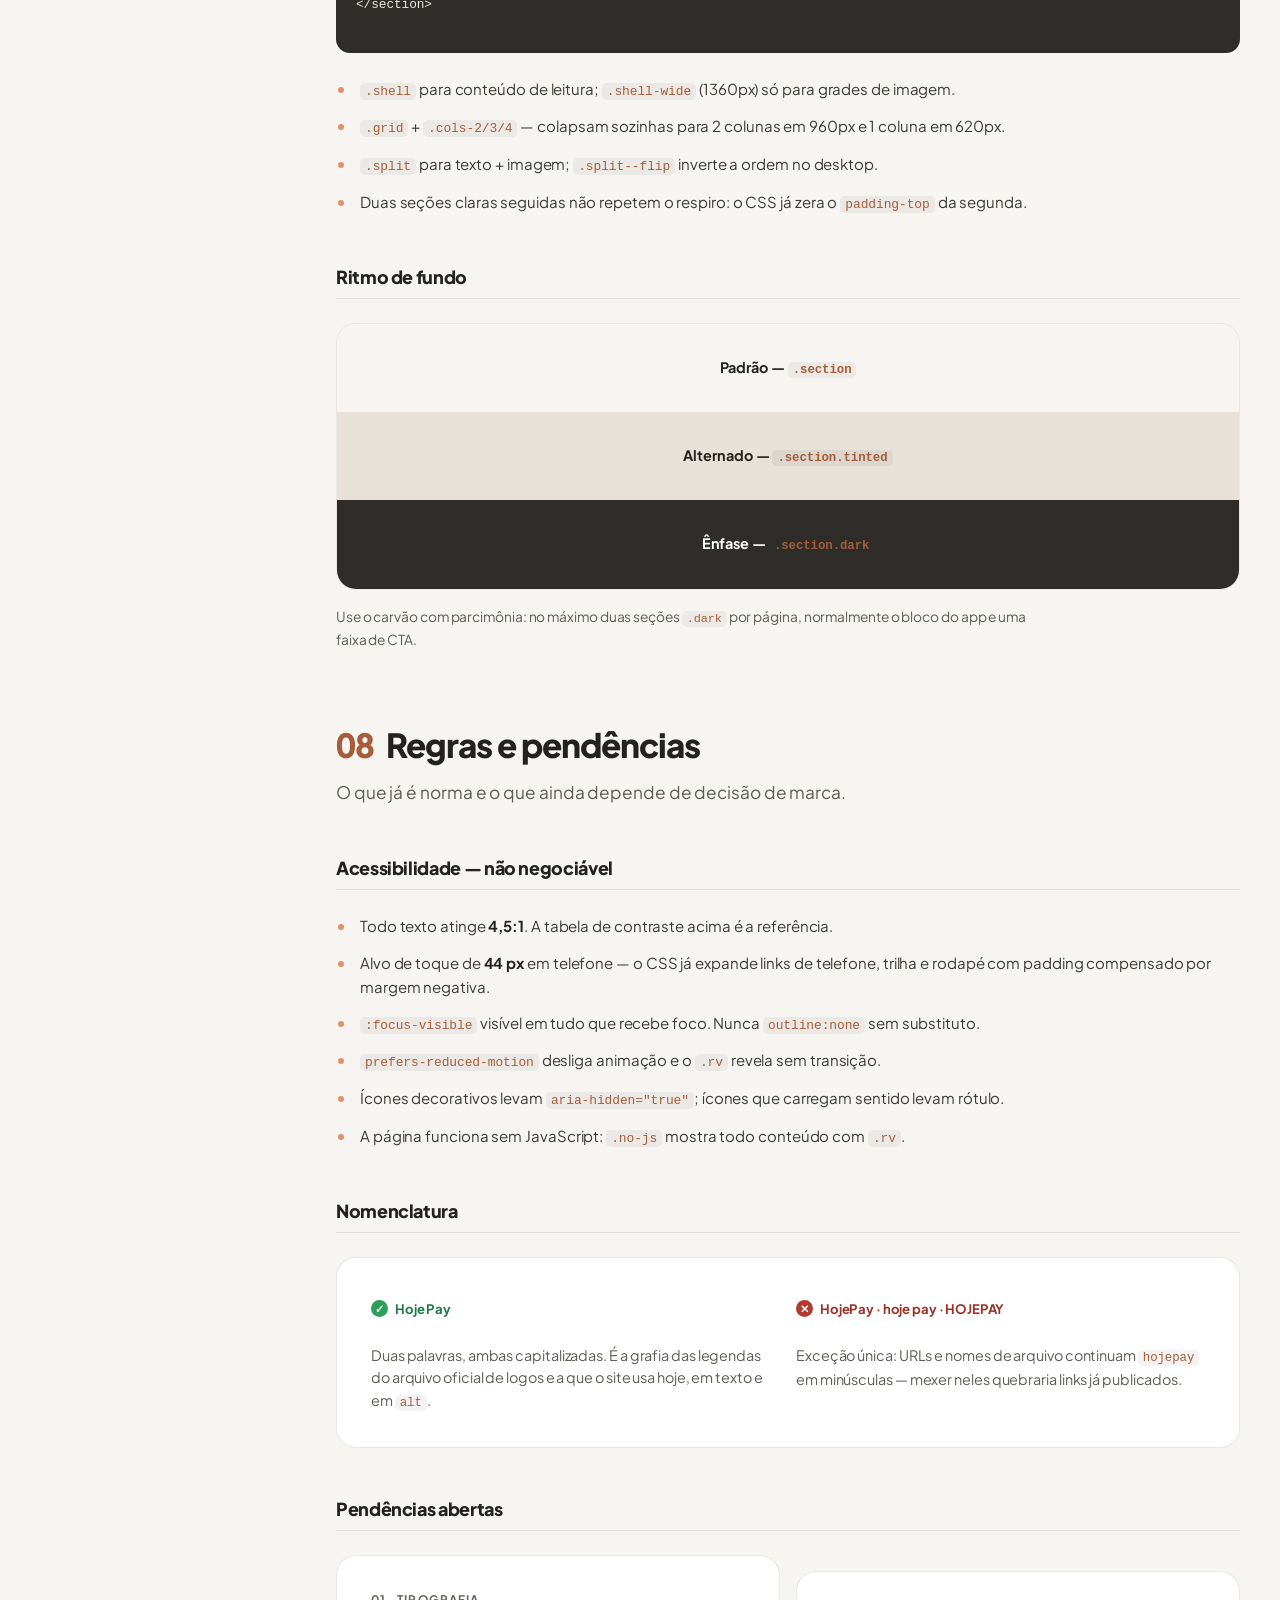
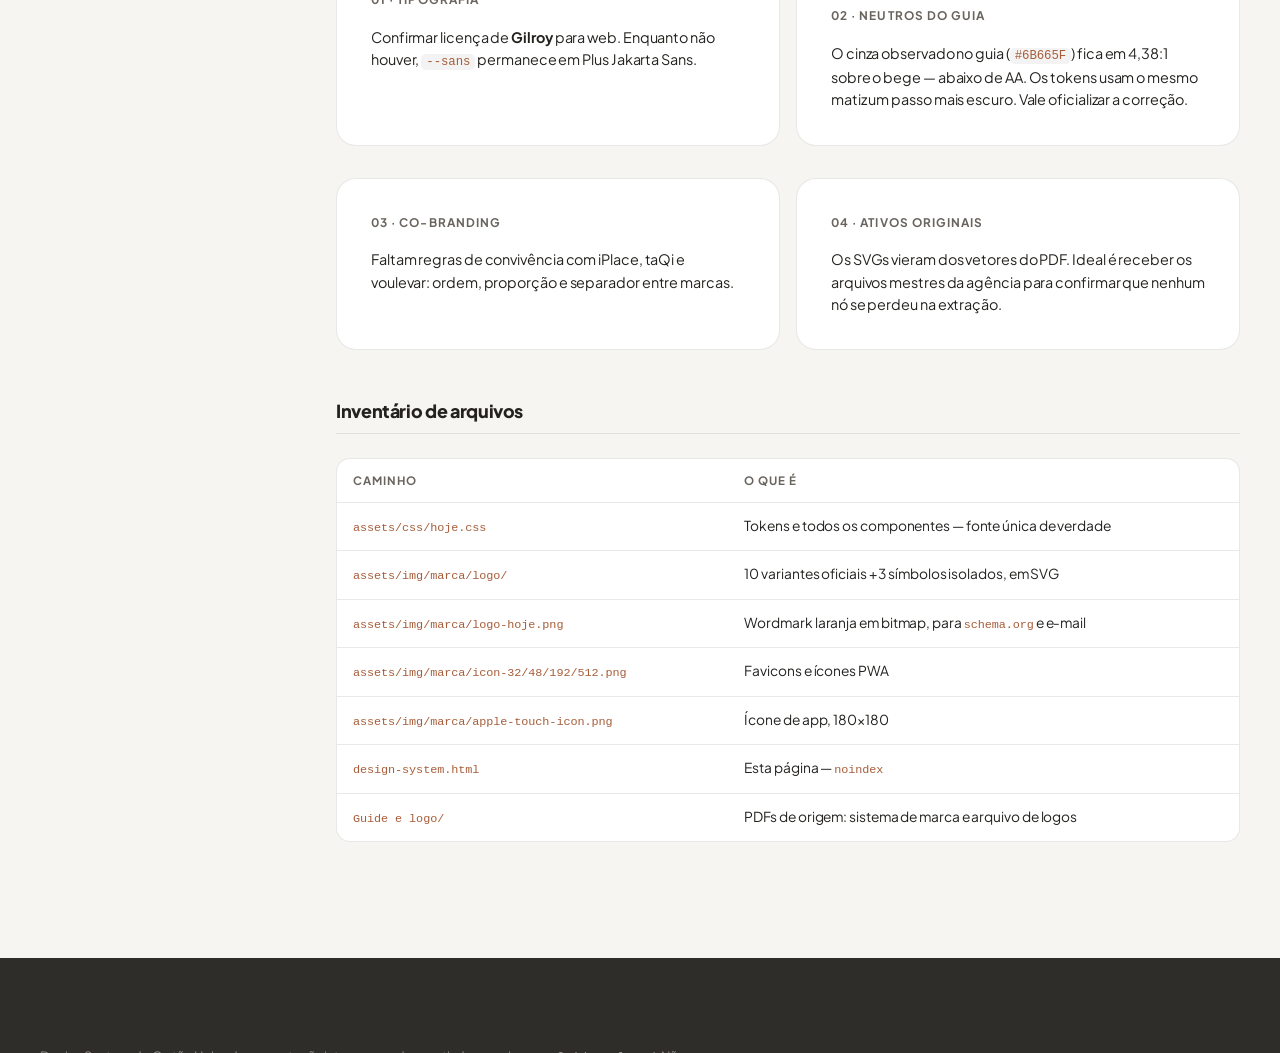
<file: _probe.html>
<!doctype html>
<html lang="pt-BR">
<head>
<meta charset="utf-8">
<meta name="viewport" content="width=device-width, initial-scale=1">
<title>Design System — Cartão Hoje</title>
<meta name="description" content="Documentação viva do design system do Cartão Hoje: marca, cor, tipografia, espaço e componentes. Lê o mesmo CSS que o site usa em produção.">
<meta name="robots" content="noindex,nofollow">
<meta name="theme-color" content="#F7F5F2">
<link rel="icon" href="assets/img/marca/logo/simbolo-laranja.svg" type="image/svg+xml">
<link rel="icon" href="assets/img/marca/icon-32.png" sizes="32x32" type="image/png">
<link rel="apple-touch-icon" href="assets/img/marca/apple-touch-icon.png">
<link rel="preconnect" href="https://fonts.googleapis.com">
<link rel="preconnect" href="https://fonts.gstatic.com" crossorigin>
<link rel="stylesheet" href="https://fonts.googleapis.com/css2?family=Plus+Jakarta+Sans:wght@400;500;600;700;800&display=swap">

<!-- O design system consome o MESMO css do site: o que muda aqui, muda lá. -->
<link rel="stylesheet" href="assets/css/hoje.css">

<style>
/* =========================================================================
   Estilos exclusivos desta página de documentação (prefixo .ds-).
   Nada aqui vaza para o site — hoje.css permanece a única fonte de verdade.
   ========================================================================= */
.ds-shell{display:grid;grid-template-columns:232px minmax(0,1fr);gap:clamp(32px,5vw,72px);
  width:min(100% - var(--gut)*2,1320px);margin-inline:auto;align-items:start}
@media (max-width:900px){.ds-shell{grid-template-columns:1fr;gap:var(--s-8)}}

/* --- barra lateral --- */
.ds-side{position:sticky;top:96px;padding-block:var(--s-8)}
@media (max-width:900px){.ds-side{position:static;padding-bottom:0}}
.ds-side img{width:78px;height:auto;margin-bottom:var(--s-6)}
.ds-side h4{font-size:.7rem;letter-spacing:.15em;text-transform:uppercase;color:var(--muted-2);
  margin-bottom:var(--s-3);font-weight:700}
.ds-side ol{counter-reset:d;margin-bottom:var(--s-6)}
.ds-side li{counter-increment:d}
.ds-side a{display:block;padding:7px 0;font-size:.9rem;font-weight:600;color:var(--ink-3);
  border-bottom:1px solid transparent;transition:color .18s}
.ds-side a::before{content:"0" counter(d);margin-right:10px;color:var(--muted-2);
  font-variant-numeric:tabular-nums;font-weight:700;font-size:.78rem}
.ds-side a:hover{color:var(--coral-ink)}
@media (max-width:900px){
  .ds-side ol{display:flex;flex-wrap:wrap;gap:var(--s-2) var(--s-5)}
  .ds-side img{width:66px}
}

/* --- corpo --- */
.ds-main{padding-block:var(--s-8) clamp(72px,9vw,120px);min-width:0}
.ds-sec{padding-top:clamp(52px,6vw,84px);scroll-margin-top:92px}
.ds-sec:first-of-type{padding-top:var(--s-6)}
.ds-sec>h2{font-size:clamp(1.6rem,2.6vw,2.15rem);letter-spacing:-.03em}
.ds-sec>h2 .ds-n{color:var(--coral-ink);font-variant-numeric:tabular-nums;margin-right:var(--s-3)}
.ds-sec>p.lead{margin-top:var(--s-4)}
.ds-sub{margin-top:clamp(36px,4vw,52px)}
.ds-sub>h3{font-size:1.12rem;letter-spacing:-.02em;padding-bottom:var(--s-3);
  border-bottom:1px solid var(--line);margin-bottom:var(--s-6)}
.ds-note{font-size:.86rem;color:var(--muted);line-height:1.6;margin-top:var(--s-4);max-width:72ch}

/* --- grades utilitárias --- */
.ds-grid{display:grid;gap:var(--s-4)}
.ds-g2{grid-template-columns:repeat(2,minmax(0,1fr))}
.ds-g3{grid-template-columns:repeat(3,minmax(0,1fr))}
.ds-g4{grid-template-columns:repeat(4,minmax(0,1fr))}
@media (max-width:820px){.ds-g3,.ds-g4{grid-template-columns:repeat(2,minmax(0,1fr))}}
@media (max-width:560px){.ds-g2,.ds-g3,.ds-g4{grid-template-columns:1fr}}

/* --- painel de amostra --- */
.ds-demo{background:var(--white);border:1px solid var(--line);border-radius:var(--r);
  padding:clamp(22px,3vw,34px)}
.ds-demo--tint{background:var(--cream-2);border-color:transparent}
.ds-demo--dark{background:var(--ink-2);border-color:transparent;color:#F4F0EA}
.ds-demo+.ds-demo{margin-top:var(--s-4)}
.ds-cap{font-size:.74rem;font-weight:700;letter-spacing:.09em;text-transform:uppercase;
  color:var(--muted-2);margin-bottom:var(--s-4)}
.ds-demo--dark .ds-cap{color:rgba(244,240,234,.6)}

/* --- painéis de marca --- */
.ds-logo{display:grid;place-items:center;min-height:168px;border-radius:var(--r);padding:var(--s-8)}
.ds-logo--light{background:var(--cream);box-shadow:inset 0 0 0 1px var(--line)}
.ds-logo--tint{background:var(--cream-2)}
.ds-logo--dark{background:var(--ink-2)}
.ds-logo img{width:auto;max-width:100%}
.ds-logo .w{height:56px}
.ds-logo .s{height:64px}
.ds-logo .p{height:50px}
.ds-logo-meta{margin-top:var(--s-3)}
.ds-logo-meta b{display:block;font-size:.92rem;letter-spacing:-.015em}
.ds-logo-meta code{font-size:.74rem;color:var(--muted)}

/* --- área de proteção --- */
.ds-clear{position:relative;display:inline-block;padding:34px;background:var(--cream);
  border-radius:var(--r-sm);outline:1px dashed var(--line-2);outline-offset:0}
.ds-clear::before{content:"";position:absolute;inset:34px;border:1px dashed var(--coral);
  border-radius:3px;pointer-events:none}
.ds-clear img{height:68px;width:auto;display:block}

/* --- certo / errado --- */
.ds-dont{position:relative;background:var(--cream);box-shadow:inset 0 0 0 1px var(--line);border-radius:var(--r);
  display:grid;place-items:center;min-height:132px;padding:var(--s-6);overflow:hidden}
.ds-dont--dark{background:var(--ink-2)}
.ds-dont img{height:44px;width:auto}
.ds-flag{display:inline-flex;align-items:center;gap:7px;font-size:.82rem;font-weight:700;
  margin-top:var(--s-3);letter-spacing:-.01em}
.ds-flag::before{width:17px;height:17px;border-radius:50%;display:grid;place-items:center;
  font-size:.66rem;font-weight:800;color:#fff;flex:none}
.ds-ok::before{content:"✓";background:var(--green)}
.ds-no::before{content:"✕";background:#B23B2E}
.ds-ok{color:#1F7A45}.ds-no{color:#9B3226}

/* --- cor --- */
.ds-sw{border:1px solid var(--line);border-radius:var(--r-sm);overflow:hidden;background:var(--white)}
.ds-sw__c{height:84px;display:grid;place-items:end start;padding:var(--s-3)}
.ds-sw__b{padding:var(--s-4)}
.ds-sw__b b{display:block;font-size:.88rem;letter-spacing:-.015em}
.ds-sw__b>code{font-size:.76rem;color:var(--muted);display:block;margin-top:2px}
.ds-sw__b span{font-size:.74rem;color:var(--muted-2);display:block;margin-top:var(--s-2);line-height:1.45}

/* --- tabela --- */
.ds-tbl-wrap{overflow-x:auto;border:1px solid var(--line);border-radius:var(--r-sm);background:var(--white)}
.ds-tbl{width:100%;border-collapse:collapse;font-size:.86rem;min-width:520px}
.ds-tbl th,.ds-tbl td{padding:var(--s-3) var(--s-4);text-align:left;border-bottom:1px solid var(--line);
  vertical-align:top}
.ds-tbl th{font-size:.72rem;letter-spacing:.08em;text-transform:uppercase;color:var(--muted-2);
  font-weight:700;white-space:nowrap}
.ds-tbl tr:last-child td{border-bottom:0}
.ds-tbl code{font-size:.8rem;color:var(--coral-ink);white-space:nowrap}
.ds-tbl td.num{font-variant-numeric:tabular-nums;white-space:nowrap}
.ds-pass{display:inline-block;font-size:.68rem;font-weight:800;letter-spacing:.04em;
  padding:2px 7px;border-radius:var(--r-full);margin-left:6px}
.ds-aaa{background:#DCEFE3;color:#1F7A45}
.ds-aa{background:#E4EEDB;color:#3F6B22}
.ds-lg{background:#F6E9D2;color:#84551A}
.ds-bad{background:#F2DEDA;color:#9B3226}

/* --- código --- */
.ds-code{background:var(--ink-2);color:#EDE7DF;border-radius:var(--r-sm);padding:var(--s-4) var(--s-5);
  font-family:ui-monospace,SFMono-Regular,Menlo,Consolas,monospace;font-size:.8rem;line-height:1.65;
  overflow-x:auto;margin-top:var(--s-4);white-space:pre;tab-size:2}
.ds-code .k{color:var(--coral)}
.ds-code .c{color:#9A938A}

/* --- régua de espaço --- */
.ds-space{display:flex;align-items:center;gap:var(--s-4);padding:var(--s-2) 0;
  border-bottom:1px solid var(--line);font-size:.83rem}
.ds-space:last-child{border-bottom:0}
.ds-space i{display:block;height:15px;background:var(--coral);border-radius:2px;flex:none}
.ds-space code{color:var(--coral-ink);width:66px;flex:none;font-size:.8rem}
.ds-space span{color:var(--muted-2);font-variant-numeric:tabular-nums;width:48px;flex:none}

/* --- raio / sombra --- */
.ds-tile{background:var(--white);border:1px solid var(--line);height:92px;display:grid;
  place-items:center;font-size:.78rem;font-weight:700;color:var(--muted)}
.ds-shade{background:var(--white);border-radius:var(--r);height:92px;display:grid;place-items:center;
  font-size:.78rem;font-weight:700;color:var(--muted)}

/* --- escala tipográfica --- */
.ds-type{padding:var(--s-5) 0;border-bottom:1px solid var(--line)}
.ds-type:last-child{border-bottom:0}
.ds-type__m{font-size:.72rem;font-weight:700;letter-spacing:.08em;text-transform:uppercase;
  color:var(--muted-2);margin-bottom:var(--s-2)}
.ds-type__m code{text-transform:none;letter-spacing:0;color:var(--coral-ink);font-size:.76rem}

/* --- lista de regras --- */
.ds-rules li{position:relative;padding-left:var(--s-6);margin-bottom:var(--s-3);
  font-size:.94rem;line-height:1.6;color:var(--ink-3)}
.ds-rules li::before{content:"";position:absolute;left:2px;top:10px;width:6px;height:6px;
  border-radius:50%;background:var(--coral)}
.ds-rules strong{font-weight:700;color:var(--ink)}

/* --- code inline --- */
.ds-main code,.ds-side code{font-family:ui-monospace,SFMono-Regular,Menlo,Consolas,monospace;
  font-size:.86em;background:rgba(47,45,42,.055);padding:1px 5px;border-radius:5px;
  color:var(--coral-ink);white-space:nowrap}
.ds-demo--dark code,.dark code{background:rgba(255,255,255,.1);color:var(--coral)}
.ds-code code,.ds-tbl code{background:none;padding:0}
.ds-logo-meta code,.ds-sw__b>code{background:none;padding:0;color:var(--muted);white-space:normal}
</style>
</head>
<body>

<a class="skip" href="#ds">Pular para o conteúdo</a>

<header class="hdr" data-stuck>
  <div class="shell hdr__in">
    <a class="brand" href="index.html" aria-label="Cartão Hoje — página inicial">
      <img src="assets/img/marca/logo/hoje-laranja.svg" alt="Cartão Hoje" width="85" height="50">
    </a>
    <nav class="nav" aria-label="Principal">
      <a href="index.html">Site</a>
      <a href="hoje-pay.html">Hoje Pay</a>
      <a href="design-system.html" aria-current="page">Design System</a>
    </nav>
    <div class="hdr__cta">
      <a class="btn btn--sm btn--ghost" href="index.html">Voltar ao site</a>
    </div>
  </div>
</header>

<main id="ds">
<div class="ds-shell">

  <!-- ================= NAVEGAÇÃO ================= -->
  <aside class="ds-side">
    <img src="assets/img/marca/logo/hoje-laranja.svg" alt="" aria-hidden="true">
    <h4>Design System</h4>
    <nav aria-label="Seções do design system">
      <ol>
        <li><a href="#fundamentos">Fundamentos</a></li>
        <li><a href="#marca">Marca</a></li>
        <li><a href="#cor">Cor</a></li>
        <li><a href="#tipografia">Tipografia</a></li>
        <li><a href="#espaco">Espaço e forma</a></li>
        <li><a href="#componentes">Componentes</a></li>
        <li><a href="#layout">Layout</a></li>
        <li><a href="#regras">Regras e pendências</a></li>
      </ol>
    </nav>
    <p class="xs muted">Esta página carrega<br><code>assets/css/hoje.css</code><br>— a mesma folha do site.</p>
  </aside>

  <!-- ================= CONTEÚDO ================= -->
  <div class="ds-main">

    <p class="eyebrow">Documentação viva</p>
    <h1 class="display" style="font-size:clamp(2.2rem,4.6vw,3.2rem)">O sistema por trás do&nbsp;Cartão&nbsp;Hoje</h1>
    <p class="lead mt-m">Marca, cor, tipografia, espaço e componentes num só lugar. Tudo que você vê abaixo é
      renderizado pelo CSS de produção: se um token mudar em <code>hoje.css</code>, esta página muda junto.</p>

    <!-- ---------------------------------------------------------------- -->
    <section class="ds-sec" id="fundamentos">
      <h2><span class="ds-n">01</span>Fundamentos</h2>
      <p class="lead">De onde vem cada decisão — e o que ainda depende de validação.</p>

      <div class="ds-sub">
        <h3>Origem dos valores</h3>
        <div class="ds-grid ds-g3">
          <div class="ds-demo">
            <p class="ds-cap">Marca</p>
            <p class="small"><strong>Logos Hoje Pay.pdf</strong> e <strong>Sistema de marca Hoje.pdf</strong>
              (pasta <code>Guide e logo/</code>). Os SVGs em <code>assets/img/marca/logo/</code> foram extraídos
              dos vetores originais do PDF — não são redesenhos.</p>
          </div>
          <div class="ds-demo">
            <p class="ds-cap">Cor</p>
            <p class="small">Laranja <code>#E1926B</code> e carvão <code>#2F2D2A</code> vêm dos próprios vetores
              do arquivo de logos. Os neutros derivam da paleta quente do guia, ajustados quando o contraste
              exigia.</p>
          </div>
          <div class="ds-demo">
            <p class="ds-cap">Componentes</p>
            <p class="small">Definidos em <code>assets/css/hoje.css</code>, organizados em 24 blocos numerados.
              Cada componente abaixo aponta a classe real que o site usa.</p>
          </div>
        </div>
      </div>

      <div class="ds-sub">
        <h3>Hierarquia de marcas</h3>
        <div class="ds-demo">
          <div class="ds-grid ds-g4" style="gap:var(--s-5)">
            <div>
              <p class="ds-cap">Controladora</p>
              <p class="h4">Grupo Herval</p>
              <p class="xs muted mt-m">Estrutura corporativa</p>
            </div>
            <div>
              <p class="ds-cap">Responsável</p>
              <p class="h4">HS Financeira</p>
              <p class="xs muted mt-m">Operação financeira e emissão</p>
            </div>
            <div>
              <p class="ds-cap">Marca principal</p>
              <p class="h4" style="color:var(--coral-ink)">Cartão Hoje</p>
              <p class="xs muted mt-m">Crédito e benefícios</p>
            </div>
            <div>
              <p class="ds-cap">Produto</p>
              <p class="h4">Hoje Pay</p>
              <p class="xs muted mt-m">Carteira digital dentro do app</p>
            </div>
          </div>
        </div>
        <p class="ds-note"><strong>Regra:</strong> a assinatura institucional (Grupo Herval, HS Financeira) vive
          no rodapé e em páginas de compliance. Nunca disputa espaço com a comunicação de produto no topo da página.</p>
      </div>
    </section>

    <!-- ---------------------------------------------------------------- -->
    <section class="ds-sec" id="marca">
      <h2><span class="ds-n">02</span>Marca</h2>
      <p class="lead">Três famílias: o wordmark <em>hoje</em>, o símbolo e o lockup <em>hoje&nbsp;Pay</em>.
        A versão laranja é a padrão — as demais existem para quando o fundo não permite.</p>

      <div class="ds-sub">
        <h3>Wordmark — <code>hoje</code></h3>
        <div class="ds-grid ds-g3">
          <div>
            <div class="ds-logo ds-logo--light">
              <img class="w" src="assets/img/marca/logo/hoje-laranja.svg" alt="Wordmark hoje em laranja">
            </div>
            <div class="ds-logo-meta">
              <b>Laranja <span style="color:var(--coral-ink)">· padrão</span></b>
              <code>logo/hoje-laranja.svg</code>
            </div>
          </div>
          <div>
            <div class="ds-logo ds-logo--dark">
              <img class="w" src="assets/img/marca/logo/hoje-branco.svg" alt="Wordmark hoje em branco">
            </div>
            <div class="ds-logo-meta">
              <b>Branco</b>
              <code>logo/hoje-branco.svg</code>
            </div>
          </div>
          <div>
            <div class="ds-logo ds-logo--light">
              <img class="w" src="assets/img/marca/logo/hoje-preto.svg" alt="Wordmark hoje em carvão">
            </div>
            <div class="ds-logo-meta">
              <b>Carvão</b>
              <code>logo/hoje-preto.svg</code>
            </div>
          </div>
        </div>
        <p class="ds-note"><strong>Quando usar cada uma.</strong> Laranja é a primeira escolha, em qualquer fundo
          claro e também sobre o carvão da marca (5,57:1 — passa AA). Branco entra em fotos e fundos escuros
          de baixo contraste, onde o laranja perderia definição. Carvão fica reservado a impressos de uma cor,
          documentos e fax de contrato.</p>
      </div>

      <div class="ds-sub">
        <h3>Símbolo</h3>
        <div class="ds-grid ds-g4">
          <div>
            <div class="ds-logo ds-logo--light">
              <img class="s" src="assets/img/marca/logo/simbolo-laranja.svg" alt="Símbolo Hoje em laranja">
            </div>
            <div class="ds-logo-meta"><b>Laranja · padrão</b><code>logo/simbolo-laranja.svg</code></div>
          </div>
          <div>
            <div class="ds-logo ds-logo--dark">
              <img class="s" src="assets/img/marca/logo/simbolo-branco.svg" alt="Símbolo Hoje em branco">
            </div>
            <div class="ds-logo-meta"><b>Branco</b><code>logo/simbolo-branco.svg</code></div>
          </div>
          <div>
            <div class="ds-logo ds-logo--light">
              <img class="s" src="assets/img/marca/logo/simbolo-preto.svg" alt="Símbolo Hoje em carvão">
            </div>
            <div class="ds-logo-meta"><b>Carvão</b><code>logo/simbolo-preto.svg</code></div>
          </div>
          <div>
            <div class="ds-logo ds-logo--tint">
              <img src="assets/img/marca/apple-touch-icon.png" alt="Ícone do app" style="height:88px;border-radius:20px">
            </div>
            <div class="ds-logo-meta"><b>Ícone de app</b><code>apple-touch-icon.png</code></div>
          </div>
        </div>
        <p class="ds-note">O símbolo é o que sobrevive a 16&nbsp;px — por isso ele, e não o wordmark, é o favicon
          e o ícone de app. Nos ícones sólidos, o símbolo laranja fica sobre o carvão, com folga de 22% do lado.</p>
      </div>

      <div class="ds-sub">
        <h3>Lockup — <code>hoje Pay</code></h3>
        <div class="ds-grid ds-g3">
          <div>
            <div class="ds-logo ds-logo--light">
              <img class="p" src="assets/img/marca/logo/hojepay-laranja-preto.svg" alt="Lockup hoje Pay laranja e carvão">
            </div>
            <div class="ds-logo-meta"><b>Laranja + carvão <span style="color:var(--coral-ink)">· padrão</span></b><code>logo/hojepay-laranja-preto.svg</code></div>
          </div>
          <div>
            <div class="ds-logo ds-logo--dark">
              <img class="p" src="assets/img/marca/logo/hojepay-laranja-branco.svg" alt="Lockup hoje Pay laranja e branco">
            </div>
            <div class="ds-logo-meta"><b>Laranja + branco</b><code>logo/hojepay-laranja-branco.svg</code></div>
          </div>
          <div>
            <div class="ds-logo ds-logo--light">
              <img class="p" src="assets/img/marca/logo/hojepay-preto.svg" alt="Lockup hoje Pay em carvão">
            </div>
            <div class="ds-logo-meta"><b>Carvão</b><code>logo/hojepay-preto.svg</code></div>
          </div>
        </div>

        <h3 style="margin-top:var(--s-10)">Lockup compacto — símbolo + <code>Pay</code></h3>
        <div class="ds-grid ds-g4">
          <div>
            <div class="ds-logo ds-logo--light">
              <img class="p" src="assets/img/marca/logo/simbolo-pay-laranja-preto.svg" alt="Símbolo e Pay, laranja e carvão">
            </div>
            <div class="ds-logo-meta"><b>Laranja + carvão</b><code>logo/simbolo-pay-laranja-preto.svg</code></div>
          </div>
          <div>
            <div class="ds-logo ds-logo--dark">
              <img class="p" src="assets/img/marca/logo/simbolo-pay-laranja-branco.svg" alt="Símbolo e Pay, laranja e branco">
            </div>
            <div class="ds-logo-meta"><b>Laranja + branco</b><code>logo/simbolo-pay-laranja-branco.svg</code></div>
          </div>
          <div>
            <div class="ds-logo ds-logo--dark">
              <img class="p" src="assets/img/marca/logo/simbolo-pay-branco.svg" alt="Símbolo e Pay em branco">
            </div>
            <div class="ds-logo-meta"><b>Branco</b><code>logo/simbolo-pay-branco.svg</code></div>
          </div>
          <div>
            <div class="ds-logo ds-logo--light">
              <img class="p" src="assets/img/marca/logo/simbolo-pay-preto.svg" alt="Símbolo e Pay em carvão">
            </div>
            <div class="ds-logo-meta"><b>Carvão</b><code>logo/simbolo-pay-preto.svg</code></div>
          </div>
        </div>
        <p class="ds-note">O lockup compacto serve a espaços largos e baixos — barras de app, banners de checkout
          e co-branding com a iPlace. Em página, prefira o lockup completo.</p>
      </div>

      <div class="ds-sub">
        <h3>Área de proteção e tamanho mínimo</h3>
        <div class="ds-grid ds-g2">
          <div class="ds-demo">
            <p class="ds-cap">Área de proteção</p>
            <div class="ds-clear">
              <img src="assets/img/marca/logo/hoje-laranja.svg" alt="Área de proteção do wordmark">
            </div>
            <p class="ds-note" style="margin-top:var(--s-5)">Reserve em volta do wordmark uma margem igual a
              <strong>metade da sua altura</strong> (aqui, 34&nbsp;px para um logo de 68&nbsp;px). Nada entra
              nessa faixa — nem texto, nem foto, nem outra marca.</p>
          </div>
          <div class="ds-demo">
            <p class="ds-cap">Tamanho mínimo</p>
            <div style="display:flex;align-items:flex-end;gap:var(--s-8);flex-wrap:wrap;padding-block:var(--s-5)">
              <div>
                <img src="assets/img/marca/logo/hoje-laranja.svg" alt="Wordmark a 72 px" style="width:72px">
                <p class="xs muted" style="margin-top:var(--s-3)">Tela · 72&nbsp;px</p>
              </div>
              <div>
                <img src="assets/img/marca/logo/simbolo-laranja.svg" alt="Símbolo a 24 px" style="width:24px">
                <p class="xs muted" style="margin-top:var(--s-3)">Símbolo · 24&nbsp;px</p>
              </div>
              <div>
                <img src="assets/img/marca/logo/hojepay-laranja-preto.svg" alt="Lockup a 120 px" style="width:120px">
                <p class="xs muted" style="margin-top:var(--s-3)">Lockup · 120&nbsp;px</p>
              </div>
            </div>
            <p class="ds-note" style="margin-top:var(--s-5)">Abaixo desses valores o contraforma do
              <em>o</em> fecha e o ponto interno some. Em impresso, some 15%.</p>
          </div>
        </div>
      </div>

      <div class="ds-sub">
        <h3>O que não fazer</h3>
        <div class="ds-grid ds-g4">
          <div>
            <div class="ds-dont">
              <img src="assets/img/marca/logo/hoje-laranja.svg" alt="Wordmark laranja sobre creme">
            </div>
            <p class="ds-flag ds-ok">Laranja sobre creme</p>
          </div>
          <div>
            <div class="ds-dont ds-dont--dark">
              <img src="assets/img/marca/logo/hoje-preto.svg" alt="Wordmark carvão sobre carvão">
            </div>
            <p class="ds-flag ds-no">Carvão sobre carvão</p>
          </div>
          <div>
            <div class="ds-dont" style="background:var(--coral)">
              <img src="assets/img/marca/logo/hoje-laranja.svg" alt="Wordmark laranja sobre laranja">
            </div>
            <p class="ds-flag ds-no">Laranja sobre laranja</p>
          </div>
          <div>
            <div class="ds-dont">
              <img src="assets/img/marca/logo/hoje-laranja.svg" alt="Wordmark distorcido"
                   style="height:44px;width:190px;max-width:none">
            </div>
            <p class="ds-flag ds-no">Proporção alterada</p>
          </div>
        </div>
        <ul class="ds-rules mt-m">
          <li>Não recolorir o wordmark fora das três versões oficiais — <strong>nem com o laranja escurecido</strong>
            <code>--coral-ink</code>, que existe só para texto.</li>
          <li>Não aplicar sombra, contorno, gradiente ou rotação.</li>
          <li>Não reconstruir o wordmark em outra fonte: use sempre o SVG.</li>
          <li>Sobre foto, use a versão branca e garanta um véu escuro por baixo.</li>
        </ul>
      </div>
    </section>

    <!-- ---------------------------------------------------------------- -->
    <section class="ds-sec" id="cor">
      <h2><span class="ds-n">03</span>Cor</h2>
      <p class="lead">Uma base quente e neutra, com o laranja da marca usado como acento — nunca como
        cor de texto corrido.</p>

      <div class="ds-sub">
        <h3>Marca</h3>
        <div class="ds-grid ds-g4">
          <div class="ds-sw">
            <div class="ds-sw__c" style="background:#E1926B"></div>
            <div class="ds-sw__b"><b>Laranja</b><code>--coral · #E1926B</code>
              <span>Fundos, acentos e o wordmark. Como texto, só sobre carvão.</span></div>
          </div>
          <div class="ds-sw">
            <div class="ds-sw__c" style="background:#A75D39"></div>
            <div class="ds-sw__b"><b>Laranja texto</b><code>--coral-ink · #A75D39</code>
              <span>O laranja em forma legível: links, ícones e destaques sobre claro.</span></div>
          </div>
          <div class="ds-sw">
            <div class="ds-sw__c" style="background:#2F2D2A"></div>
            <div class="ds-sw__b"><b>Carvão</b><code>--ink-2 · #2F2D2A</code>
              <span>Seções escuras, rodapé e o botão primário.</span></div>
          </div>
          <div class="ds-sw">
            <div class="ds-sw__c" style="background:#24221F"></div>
            <div class="ds-sw__b"><b>Tinta</b><code>--ink · #24221F</code>
              <span>Cor do texto no corpo da página.</span></div>
          </div>
        </div>
      </div>

      <div class="ds-sub">
        <h3>Superfícies e neutros</h3>
        <div class="ds-grid ds-g4">
          <div class="ds-sw">
            <div class="ds-sw__c" style="background:#F7F5F2;border-bottom:1px solid var(--line)"></div>
            <div class="ds-sw__b"><b>Creme</b><code>--cream · #F7F5F2</code><span>Fundo padrão do site.</span></div>
          </div>
          <div class="ds-sw">
            <div class="ds-sw__c" style="background:#E7E1D8"></div>
            <div class="ds-sw__b"><b>Bege</b><code>--cream-2 · #E7E1D8</code><span>Seções <code>.tinted</code>, para alternar ritmo.</span></div>
          </div>
          <div class="ds-sw">
            <div class="ds-sw__c" style="background:#5F5B55"></div>
            <div class="ds-sw__b"><b>Cinza</b><code>--muted · #5F5B55</code><span>Leads e texto de apoio.</span></div>
          </div>
          <div class="ds-sw">
            <div class="ds-sw__c" style="background:#69645E"></div>
            <div class="ds-sw__b"><b>Cinza claro</b><code>--muted-2 · #69645E</code><span>Legendas e dicas de formulário.</span></div>
          </div>
          <div class="ds-sw">
            <div class="ds-sw__c" style="background:#EFCFBF"></div>
            <div class="ds-sw__b"><b>Laranja suave</b><code>--coral-soft · #EFCFBF</code><span>Bordas de aviso, sublinhados.</span></div>
          </div>
          <div class="ds-sw">
            <div class="ds-sw__c" style="background:#F7EBE3"></div>
            <div class="ds-sw__b"><b>Laranja lavado</b><code>--coral-wash · #F7EBE3</code><span>Fundo de ícone e de <code>.note</code>.</span></div>
          </div>
          <div class="ds-sw">
            <div class="ds-sw__c" style="background:#2E9E5B"></div>
            <div class="ds-sw__b"><b>Verde</b><code>--green · #2E9E5B</code><span>Exclusivo do WhatsApp. Não é cor de sucesso genérica.</span></div>
          </div>
          <div class="ds-sw">
            <div class="ds-sw__c" style="background:#FFFFFF;border-bottom:1px solid var(--line)"></div>
            <div class="ds-sw__b"><b>Branco</b><code>--white · #FFFFFF</code><span>Cards e campos sobre creme.</span></div>
          </div>
        </div>
      </div>

      <div class="ds-sub">
        <h3>Contraste verificado</h3>
        <div class="ds-tbl-wrap">
          <table class="ds-tbl">
            <thead>
              <tr><th>Texto</th><th>Sobre</th><th>Razão</th><th>Uso</th></tr>
            </thead>
            <tbody>
              <tr><td><code>--ink</code></td><td>creme</td><td class="num">14,58<span class="ds-pass ds-aaa">AAA</span></td><td>Corpo de texto</td></tr>
              <tr><td><code>--ink-2</code></td><td>creme</td><td class="num">12,62<span class="ds-pass ds-aaa">AAA</span></td><td>Títulos</td></tr>
              <tr><td><code>--muted</code></td><td>creme</td><td class="num">6,20<span class="ds-pass ds-aa">AA</span></td><td>Leads</td></tr>
              <tr><td><code>--muted</code></td><td>bege</td><td class="num">5,19<span class="ds-pass ds-aa">AA</span></td><td>Leads em <code>.tinted</code></td></tr>
              <tr><td><code>--muted-2</code></td><td>creme</td><td class="num">5,38<span class="ds-pass ds-aa">AA</span></td><td>Legendas</td></tr>
              <tr><td><code>--muted-2</code></td><td>bege</td><td class="num">4,51<span class="ds-pass ds-aa">AA</span></td><td>Legendas em <code>.tinted</code></td></tr>
              <tr><td><code>--coral-ink</code></td><td>creme</td><td class="num">4,52<span class="ds-pass ds-aa">AA</span></td><td>Links e ícones</td></tr>
              <tr><td><code>--coral-ink</code></td><td>branco</td><td class="num">4,92<span class="ds-pass ds-aa">AA</span></td><td>Links dentro de card</td></tr>
              <tr><td><code>#FFFFFF</code></td><td>carvão</td><td class="num">13,73<span class="ds-pass ds-aaa">AAA</span></td><td>Seções <code>.dark</code></td></tr>
              <tr><td><code>--ink-2</code></td><td>laranja</td><td class="num">5,57<span class="ds-pass ds-aa">AA</span></td><td>Botão <code>.btn--coral</code></td></tr>
              <tr><td><code>--coral</code></td><td>carvão</td><td class="num">5,57<span class="ds-pass ds-aa">AA</span></td><td>Wordmark no rodapé</td></tr>
              <tr><td><code>--coral</code></td><td>creme</td><td class="num">2,26<span class="ds-pass ds-bad">reprova</span></td><td><strong>Nunca como texto.</strong> Só preenchimento.</td></tr>
            </tbody>
          </table>
        </div>
        <p class="ds-note">A regra que resolve quase tudo: <strong>laranja preenche, <code>--coral-ink</code>
          escreve.</strong> O único lugar em que o laranja vira texto é sobre o carvão.</p>
      </div>
    </section>

    <!-- ---------------------------------------------------------------- -->
    <section class="ds-sec" id="tipografia">
      <h2><span class="ds-n">04</span>Tipografia</h2>
      <p class="lead">Uma família só, em pesos largos, com <em>tracking</em> negativo nos títulos para
        aproximar o desenho geométrico do wordmark.</p>

      <div class="ds-sub">
        <h3>Família</h3>
        <div class="ds-demo">
          <p style="font-size:2.4rem;font-weight:800;letter-spacing:-.03em;line-height:1.1">Plus Jakarta Sans</p>
          <p class="small muted mt-m"><code>--sans</code> — pesos 400, 500, 600, 700 e 800.
            Fallback: system-ui, Segoe UI, Roboto, Helvetica, Arial.</p>
          <p class="ds-note"><strong>Pendência de licença.</strong> O guia de marca aponta <em>Gilroy</em> para
            Cartão Hoje e <em>SF&nbsp;Pro Display</em> para Hoje Pay. Nenhuma das duas tem licença web aberta,
            então o site usa Plus Jakarta Sans — geométrica, mesma sensação, licença livre. Trocar depois é
            mudar uma linha: o token <code>--sans</code>.</p>
        </div>
      </div>

      <div class="ds-sub">
        <h3>Escala</h3>
        <div class="ds-demo">
          <div class="ds-type">
            <p class="ds-type__m">Display · <code>.display</code> · clamp(2.7rem → 4.6rem) · 800</p>
            <p class="display">O amanhã começa Hoje.</p>
          </div>
          <div class="ds-type">
            <p class="ds-type__m">Título de seção · <code>.h2</code> · clamp(1.95rem → 3rem) · 800</p>
            <p class="h2">Benefícios que cabem no dia</p>
          </div>
          <div class="ds-type">
            <p class="ds-type__m">Subtítulo · <code>.h3</code> · clamp(1.35rem → 1.6rem) · 800</p>
            <p class="h3">Compras no Brasil e no exterior</p>
          </div>
          <div class="ds-type">
            <p class="ds-type__m">Título de card · <code>.h4</code> · 1.075rem · 800</p>
            <p class="h4">Até 40 dias para pagar</p>
          </div>
          <div class="ds-type">
            <p class="ds-type__m">Lead · <code>.lead</code> · clamp(1.075rem → 1.22rem) · 400 · máx. 56ch</p>
            <p class="lead">Peça pelo app, acompanhe a fatura e aproveite condições especiais nas lojas do
              Grupo Herval e em parceiros de todo o Brasil.</p>
          </div>
          <div class="ds-type">
            <p class="ds-type__m">Corpo · <code>body</code> · 1.0625rem/1.65 · 400</p>
            <p>Texto padrão da página. A entrelinha larga e o limite de 56 a 62 caracteres por linha mantêm a
              leitura confortável em qualquer largura de tela.</p>
          </div>
          <div class="ds-type">
            <p class="ds-type__m">Pequeno · <code>.small</code> · 0.9rem &nbsp;·&nbsp; Mínimo · <code>.xs</code> · 0.8rem</p>
            <p class="small">Texto de apoio em cards e rodapé.</p>
            <p class="xs muted" style="margin-top:6px">Legenda, aviso legal e nota de formulário.</p>
          </div>
          <div class="ds-type" style="border-bottom:0">
            <p class="ds-type__m">Sobretítulo · <code>.eyebrow</code> · 0.72rem · 700 · caixa alta</p>
            <p class="eyebrow" style="margin-bottom:0">Novidade</p>
          </div>
        </div>
      </div>
    </section>

    <!-- ---------------------------------------------------------------- -->
    <section class="ds-sec" id="espaco">
      <h2><span class="ds-n">05</span>Espaço e forma</h2>
      <p class="lead">Uma escala de 4&nbsp;px para tudo que é interno; <em>clamp</em> para tudo que respira
        com a largura da tela.</p>

      <div class="ds-sub">
        <h3>Escala de espaçamento</h3>
        <div class="ds-demo">
          <div class="ds-space"><code>--s-1</code><span>4px</span><i style="width:4px"></i></div>
          <div class="ds-space"><code>--s-2</code><span>8px</span><i style="width:8px"></i></div>
          <div class="ds-space"><code>--s-3</code><span>12px</span><i style="width:12px"></i></div>
          <div class="ds-space"><code>--s-4</code><span>16px</span><i style="width:16px"></i></div>
          <div class="ds-space"><code>--s-5</code><span>20px</span><i style="width:20px"></i></div>
          <div class="ds-space"><code>--s-6</code><span>24px</span><i style="width:24px"></i></div>
          <div class="ds-space"><code>--s-7</code><span>28px</span><i style="width:28px"></i></div>
          <div class="ds-space"><code>--s-8</code><span>32px</span><i style="width:32px"></i></div>
          <div class="ds-space"><code>--s-10</code><span>40px</span><i style="width:40px"></i></div>
          <div class="ds-space"><code>--s-12</code><span>48px</span><i style="width:48px"></i></div>
          <div class="ds-space"><code>--s-16</code><span>64px</span><i style="width:64px"></i></div>
        </div>
        <p class="ds-note"><strong>Regra:</strong> espaçamento interno sai sempre desta escala. Nunca escreva
          <code>margin:18px</code> — arredonde para o degrau mais próximo.</p>

        <div class="ds-code">
<span class="c">/* respiro que acompanha a tela */</span>
<span class="k">--gut</span>: clamp(20px, 5vw, 40px);   <span class="c">/* margem lateral  */</span>
<span class="k">--sec</span>: clamp(72px, 9vw, 132px);  <span class="c">/* altura de seção */</span>
<span class="k">--shell</span>: 1200px;               <span class="c">/* largura máxima  */</span>
        </div>
      </div>

      <div class="ds-sub">
        <h3>Raio</h3>
        <div class="ds-grid ds-g3">
          <div class="ds-tile" style="border-radius:var(--r-xs)"><code>--r-xs</code>&nbsp;10px</div>
          <div class="ds-tile" style="border-radius:var(--r-sm)"><code>--r-sm</code>&nbsp;14px</div>
          <div class="ds-tile" style="border-radius:var(--r)"><code>--r</code>&nbsp;20px</div>
          <div class="ds-tile" style="border-radius:var(--r-lg)"><code>--r-lg</code>&nbsp;28px</div>
          <div class="ds-tile" style="border-radius:var(--r-xl)"><code>--r-xl</code>&nbsp;40px</div>
          <div class="ds-tile" style="border-radius:var(--r-full)"><code>--r-full</code>&nbsp;999px</div>
        </div>
        <p class="ds-note">Campos e caixas pequenas usam <code>--r-sm</code>; cards, <code>--r-lg</code>;
          faixas de CTA, <code>--r-xl</code>. Botões e chips são sempre <code>--r-full</code>.</p>
      </div>

      <div class="ds-sub">
        <h3>Sombra</h3>
        <div class="ds-demo ds-demo--tint">
          <div class="ds-grid ds-g3">
            <div class="ds-shade" style="box-shadow:var(--sh-1)"><code>--sh-1</code></div>
            <div class="ds-shade" style="box-shadow:var(--sh-2)"><code>--sh-2</code></div>
            <div class="ds-shade" style="box-shadow:var(--sh-3)"><code>--sh-3</code></div>
          </div>
        </div>
        <p class="ds-note">Sombras são quentes (carvão translúcido, nunca preto puro) e discretas.
          <code>--sh-1</code> em repouso, <code>--sh-2</code> no hover, <code>--sh-3</code> só para a
          arte do hero.</p>
      </div>
    </section>

    <!-- ---------------------------------------------------------------- -->
    <section class="ds-sec" id="componentes">
      <h2><span class="ds-n">06</span>Componentes</h2>
      <p class="lead">Cada bloco abaixo é o componente real, com a classe que você usa no HTML.</p>

      <div class="ds-sub">
        <h3>Botões — <code>.btn</code></h3>
        <div class="ds-demo">
          <p class="ds-cap">Sobre claro</p>
          <div class="btn-row">
            <a class="btn" href="#componentes">Peça pelo app</a>
            <a class="btn btn--coral" href="#componentes">Simule e compre</a>
            <a class="btn btn--ghost" href="#componentes">Ver o passo a passo</a>
            <a class="btn btn--sm" href="#componentes">Compacto</a>
          </div>
        </div>
        <div class="ds-demo ds-demo--dark dark">
          <p class="ds-cap">Sobre carvão</p>
          <div class="btn-row">
            <a class="btn btn--coral" href="#componentes">Simule e compre</a>
            <a class="btn btn--ghost" href="#componentes">Saiba mais</a>
          </div>
        </div>
        <ul class="ds-rules mt-m">
          <li><strong>Um botão primário por seção.</strong> <code>.btn</code> (carvão) sobre claro;
            <code>.btn--coral</code> sobre escuro ou quando a ação é comercial.</li>
          <li><code>.btn--ghost</code> é sempre a ação secundária — nunca aparece sozinho.</li>
          <li>Rótulo começa por verbo: “Peça”, “Simule”, “Ver”. Sem “Clique aqui”.</li>
        </ul>
      </div>

      <div class="ds-sub">
        <h3>Cards — <code>.card</code></h3>
        <div class="grid cols-3">
          <article class="card">
            <span class="card__ic"><svg viewBox="0 0 24 24" fill="none" aria-hidden="true"><circle cx="12" cy="12" r="9" stroke="currentColor" stroke-width="2"/><path d="M12 7v5l3.5 2.2" stroke="currentColor" stroke-width="2" stroke-linecap="round"/></svg></span>
            <h3 class="h4">Até 40 dias para pagar</h3>
            <p>Escolha a melhor data de vencimento e ganhe fôlego entre a compra e a fatura.</p>
          </article>
          <article class="card">
            <span class="card__ic"><svg viewBox="0 0 24 24" fill="none" aria-hidden="true"><circle cx="12" cy="12" r="9" stroke="currentColor" stroke-width="2"/><path d="M3.5 12h17M12 3a15 15 0 0 1 0 18 15 15 0 0 1 0-18Z" stroke="currentColor" stroke-width="2"/></svg></span>
            <h3 class="h4">Brasil e exterior</h3>
            <p>Bandeira Visa internacional, com pagamento por aproximação em qualquer maquininha.</p>
          </article>
          <article class="card">
            <span class="card__ic"><svg viewBox="0 0 24 24" fill="none" aria-hidden="true"><path d="M12 3 4 6.5v5c0 4.7 3.2 8.6 8 9.5 4.8-.9 8-4.8 8-9.5v-5L12 3Z" stroke="currentColor" stroke-width="2" stroke-linejoin="round"/></svg></span>
            <h3 class="h4">Emissão HS Financeira</h3>
            <p>Uma empresa do Grupo Herval, no mercado desde 1959.</p>
          </article>
        </div>
        <p class="ds-note">Ícones: traço de 2&nbsp;px, <code>viewBox="0 0 24 24"</code>, sem preenchimento,
          herdando <code>currentColor</code>. O card inteiro sobe 4&nbsp;px no hover.</p>
      </div>

      <div class="ds-sub">
        <h3>Passos — <code>.steps</code> / <code>.step</code></h3>
        <div class="ds-demo">
          <ol class="steps">
            <li class="step"><h3>Baixe o app</h3><p>Disponível na App Store e no Google Play.</p></li>
            <li class="step"><h3>Cadastre seu cartão</h3><p>Bradesco, Banco do Brasil ou BTG Pactual.</p></li>
            <li class="step"><h3>Compre na iPlace</h3><p>Escolha Hoje Pay no checkout e confirme no app.</p></li>
          </ol>
        </div>
        <p class="ds-note">A numeração vem de <code>counter-reset</code> no CSS — não escreva “1.” no HTML.
          Use <code>&lt;ol&gt;</code> para que leitores de tela anunciem a ordem.</p>
      </div>

      <div class="ds-sub">
        <h3>Avisos, chips e preço</h3>
        <div class="ds-grid ds-g2">
          <div>
            <p class="ds-cap">Aviso — <code>.note</code></p>
            <div class="note">
              <svg viewBox="0 0 24 24" fill="none" aria-hidden="true"><path d="M12 3.5 21.5 20H2.5L12 3.5Z" stroke="currentColor" stroke-width="2" stroke-linejoin="round"/><path d="M12 10v4.2" stroke="currentColor" stroke-width="2" stroke-linecap="round"/><circle cx="12" cy="17.2" r="1.15" fill="currentColor"/></svg>
              <span>O cartão precisa estar válido e com limite disponível para concluir a operação.</span>
            </div>
          </div>
          <div>
            <p class="ds-cap">Preço — <code>.price</code></p>
            <p class="price"><b>R$ 0</b> <span class="muted small">anuidade no primeiro ano</span></p>
            <p class="ds-cap" style="margin-top:var(--s-6)">Documentos — <code>.docs</code></p>
            <div class="docs">
              <a class="doc" href="#componentes"><svg viewBox="0 0 24 24" fill="none" aria-hidden="true"><path d="M14 3H7a2 2 0 0 0-2 2v14a2 2 0 0 0 2 2h10a2 2 0 0 0 2-2V8l-5-5Z" stroke="currentColor" stroke-width="2" stroke-linejoin="round"/></svg>Contrato</a>
              <a class="doc" href="#componentes"><svg viewBox="0 0 24 24" fill="none" aria-hidden="true"><path d="M14 3H7a2 2 0 0 0-2 2v14a2 2 0 0 0 2 2h10a2 2 0 0 0 2-2V8l-5-5Z" stroke="currentColor" stroke-width="2" stroke-linejoin="round"/></svg>Tarifas</a>
            </div>
          </div>
        </div>
      </div>

      <div class="ds-sub">
        <h3>Perguntas — <code>.faq</code></h3>
        <div class="ds-demo">
          <div class="faq" style="max-width:none">
            <details open>
              <summary>Como peço o Cartão Hoje?<span class="pm"></span></summary>
              <div class="faq__a"><p>Direto pelo app, em poucos minutos. Basta ter CPF regular e um documento com foto.</p></div>
            </details>
            <details>
              <summary>O cartão tem anuidade?<span class="pm"></span></summary>
              <div class="faq__a"><p>Consulte as condições vigentes no contrato disponível nesta página.</p></div>
            </details>
          </div>
        </div>
        <p class="ds-note">Nativo em <code>&lt;details&gt;</code>: funciona sem JavaScript e já é acessível
          por teclado. O <code>+</code> gira 90° e vira <code>−</code> quando aberto.</p>
      </div>

      <div class="ds-sub">
        <h3>Formulário — <code>.field</code></h3>
        <div class="ds-demo">
          <div class="ds-grid ds-g2">
            <div class="field">
              <label for="ds-nome">Nome completo</label>
              <input id="ds-nome" type="text" placeholder="Como está no documento">
            </div>
            <div class="field">
              <label for="ds-email">E-mail</label>
              <input id="ds-email" type="email" placeholder="voce@email.com">
              <span class="hint">Usamos apenas para responder seu contato.</span>
            </div>
          </div>
          <p class="form-note">O foco desenha um anel laranja de 4&nbsp;px — nunca remova o
            <code>:focus-visible</code>.</p>
        </div>
      </div>

      <div class="ds-sub">
        <h3>Faixa de CTA — <code>.cta-band</code></h3>
        <div class="cta-band">
          <div class="cta-band__in">
            <h2 class="h3">O amanhã começa Hoje.</h2>
            <p>Peça seu cartão pelo app e acompanhe tudo pelo celular.</p>
            <div class="btn-row">
              <a class="btn btn--coral" href="#componentes">Peça pelo app</a>
              <a class="btn btn--ghost" href="#componentes">Ver benefícios</a>
            </div>
          </div>
        </div>
      </div>
    </section>

    <!-- ---------------------------------------------------------------- -->
    <section class="ds-sec" id="layout">
      <h2><span class="ds-n">07</span>Layout</h2>
      <p class="lead">Um contêiner, uma unidade de seção e quatro grades. É o bastante para todas as páginas.</p>

      <div class="ds-sub">
        <h3>Estrutura de página</h3>
        <div class="ds-code">
<span class="c">&lt;!-- toda seção segue este molde --&gt;</span>
&lt;section class="<span class="k">section</span>"&gt;           <span class="c">/* .dark ou .tinted p/ alternar fundo */</span>
  &lt;div class="<span class="k">shell</span>"&gt;                <span class="c">/* 1200px + margem lateral         */</span>
    &lt;div class="<span class="k">sec-head</span>"&gt;
      &lt;p class="<span class="k">eyebrow</span>"&gt;…&lt;/p&gt;
      &lt;h2 class="<span class="k">h2</span>"&gt;…&lt;/h2&gt;
      &lt;p class="<span class="k">lead</span>"&gt;…&lt;/p&gt;
    &lt;/div&gt;
    &lt;div class="<span class="k">grid cols-3</span>"&gt;…&lt;/div&gt;
  &lt;/div&gt;
&lt;/section&gt;
        </div>
        <ul class="ds-rules mt-m">
          <li><code>.shell</code> para conteúdo de leitura; <code>.shell-wide</code> (1360px) só para grades de imagem.</li>
          <li><code>.grid</code> + <code>.cols-2/3/4</code> — colapsam sozinhas para 2 colunas em 960px e 1 coluna em 620px.</li>
          <li><code>.split</code> para texto + imagem; <code>.split--flip</code> inverte a ordem no desktop.</li>
          <li>Duas seções claras seguidas não repetem o respiro: o CSS já zera o <code>padding-top</code> da segunda.</li>
        </ul>
      </div>

      <div class="ds-sub">
        <h3>Ritmo de fundo</h3>
        <div class="ds-demo" style="padding:0;overflow:hidden">
          <div style="background:var(--cream);padding:var(--s-8);text-align:center">
            <p class="small" style="font-weight:700">Padrão — <code>.section</code></p>
          </div>
          <div style="background:var(--cream-2);padding:var(--s-8);text-align:center">
            <p class="small" style="font-weight:700">Alternado — <code>.section.tinted</code></p>
          </div>
          <div style="background:var(--ink-2);padding:var(--s-8);text-align:center;color:#fff">
            <p class="small" style="font-weight:700">Ênfase — <code>.section.dark</code></p>
          </div>
        </div>
        <p class="ds-note">Use o carvão com parcimônia: no máximo duas seções <code>.dark</code> por página,
          normalmente o bloco do app e uma faixa de CTA.</p>
      </div>
    </section>

    <!-- ---------------------------------------------------------------- -->
    <section class="ds-sec" id="regras">
      <h2><span class="ds-n">08</span>Regras e pendências</h2>
      <p class="lead">O que já é norma e o que ainda depende de decisão de marca.</p>

      <div class="ds-sub">
        <h3>Acessibilidade — não negociável</h3>
        <ul class="ds-rules">
          <li>Todo texto atinge <strong>4,5:1</strong>. A tabela de contraste acima é a referência.</li>
          <li>Alvo de toque de <strong>44&nbsp;px</strong> em telefone — o CSS já expande links de telefone,
            trilha e rodapé com padding compensado por margem negativa.</li>
          <li><code>:focus-visible</code> visível em tudo que recebe foco. Nunca <code>outline:none</code> sem substituto.</li>
          <li><code>prefers-reduced-motion</code> desliga animação e o <code>.rv</code> revela sem transição.</li>
          <li>Ícones decorativos levam <code>aria-hidden="true"</code>; ícones que carregam sentido levam rótulo.</li>
          <li>A página funciona sem JavaScript: <code>.no-js</code> mostra todo conteúdo com <code>.rv</code>.</li>
        </ul>
      </div>

      <div class="ds-sub">
        <h3>Nomenclatura</h3>
        <div class="ds-demo">
          <div class="ds-grid ds-g2">
            <div>
              <p class="ds-flag ds-ok" style="margin-top:0">Hoje Pay</p>
              <p class="small muted mt-m">Duas palavras, ambas capitalizadas. É a grafia das legendas do arquivo
                oficial de logos e a que o site usa hoje, em texto e em <code>alt</code>.</p>
            </div>
            <div>
              <p class="ds-flag ds-no" style="margin-top:0">HojePay · hoje pay · HOJEPAY</p>
              <p class="small muted mt-m">Exceção única: URLs e nomes de arquivo continuam
                <code>hojepay</code> em minúsculas — mexer neles quebraria links já publicados.</p>
            </div>
          </div>
        </div>
      </div>

      <div class="ds-sub">
        <h3>Pendências abertas</h3>
        <div class="ds-grid ds-g2">
          <div class="ds-demo">
            <p class="ds-cap">01 · Tipografia</p>
            <p class="small">Confirmar licença de <strong>Gilroy</strong> para web. Enquanto não houver,
              <code>--sans</code> permanece em Plus Jakarta Sans.</p>
          </div>
          <div class="ds-demo">
            <p class="ds-cap">02 · Neutros do guia</p>
            <p class="small">O cinza observado no guia (<code>#6B665F</code>) fica em 4,38:1 sobre o bege —
              abaixo de AA. Os tokens usam o mesmo matiz um passo mais escuro. Vale oficializar a correção.</p>
          </div>
          <div class="ds-demo">
            <p class="ds-cap">03 · Co-branding</p>
            <p class="small">Faltam regras de convivência com iPlace, taQi e voulevar: ordem, proporção e
              separador entre marcas.</p>
          </div>
          <div class="ds-demo">
            <p class="ds-cap">04 · Ativos originais</p>
            <p class="small">Os SVGs vieram dos vetores do PDF. Ideal é receber os arquivos mestres da agência
              para confirmar que nenhum nó se perdeu na extração.</p>
          </div>
        </div>
      </div>

      <div class="ds-sub">
        <h3>Inventário de arquivos</h3>
        <div class="ds-tbl-wrap">
          <table class="ds-tbl">
            <thead><tr><th>Caminho</th><th>O que é</th></tr></thead>
            <tbody>
              <tr><td><code>assets/css/hoje.css</code></td><td>Tokens e todos os componentes — fonte única de verdade</td></tr>
              <tr><td><code>assets/img/marca/logo/</code></td><td>10 variantes oficiais + 3 símbolos isolados, em SVG</td></tr>
              <tr><td><code>assets/img/marca/logo-hoje.png</code></td><td>Wordmark laranja em bitmap, para <code>schema.org</code> e e-mail</td></tr>
              <tr><td><code>assets/img/marca/icon-32/48/192/512.png</code></td><td>Favicons e ícones PWA</td></tr>
              <tr><td><code>assets/img/marca/apple-touch-icon.png</code></td><td>Ícone de app, 180×180</td></tr>
              <tr><td><code>design-system.html</code></td><td>Esta página — <code>noindex</code></td></tr>
              <tr><td><code>Guide e logo/</code></td><td>PDFs de origem: sistema de marca e arquivo de logos</td></tr>
            </tbody>
          </table>
        </div>
      </div>
    </section>

  </div>
</div>
</main>

<footer class="ft">
  <div class="shell">
    <div class="ft__legal" style="margin-top:0;border-top:0;padding-top:0">
      <p>Design System do Cartão Hoje · documentação interna, gerada a partir dos arquivos em
        <code>Guide e logo/</code>. Não indexada.</p>
      <a class="link-arrow" href="index.html">Voltar ao site
        <svg viewBox="0 0 24 24" fill="none" aria-hidden="true"><path d="M5 12h14m0 0-5.5-5.5M19 12l-5.5 5.5" stroke="currentColor" stroke-width="2" stroke-linecap="round" stroke-linejoin="round"/></svg>
      </a>
    </div>
  </div>
</footer>

<script>
window.addEventListener('load',function(){
  var vw=document.documentElement.clientWidth, out=[];
  out.push('viewport='+vw+' scrollWidth='+document.documentElement.scrollWidth);
  document.querySelectorAll('*').forEach(function(el){
    var r=el.getBoundingClientRect();
    if(r.right>vw+1||r.width>vw+1){
      out.push(el.tagName+'.'+(el.className&&el.className.baseVal===undefined?String(el.className).slice(0,44):'')+
        ' w='+Math.round(r.width)+' right='+Math.round(r.right));
    }
  });
  document.title='PROBE::'+out.slice(0,26).join(' || ');
});
</script></body>
</html>
</file>
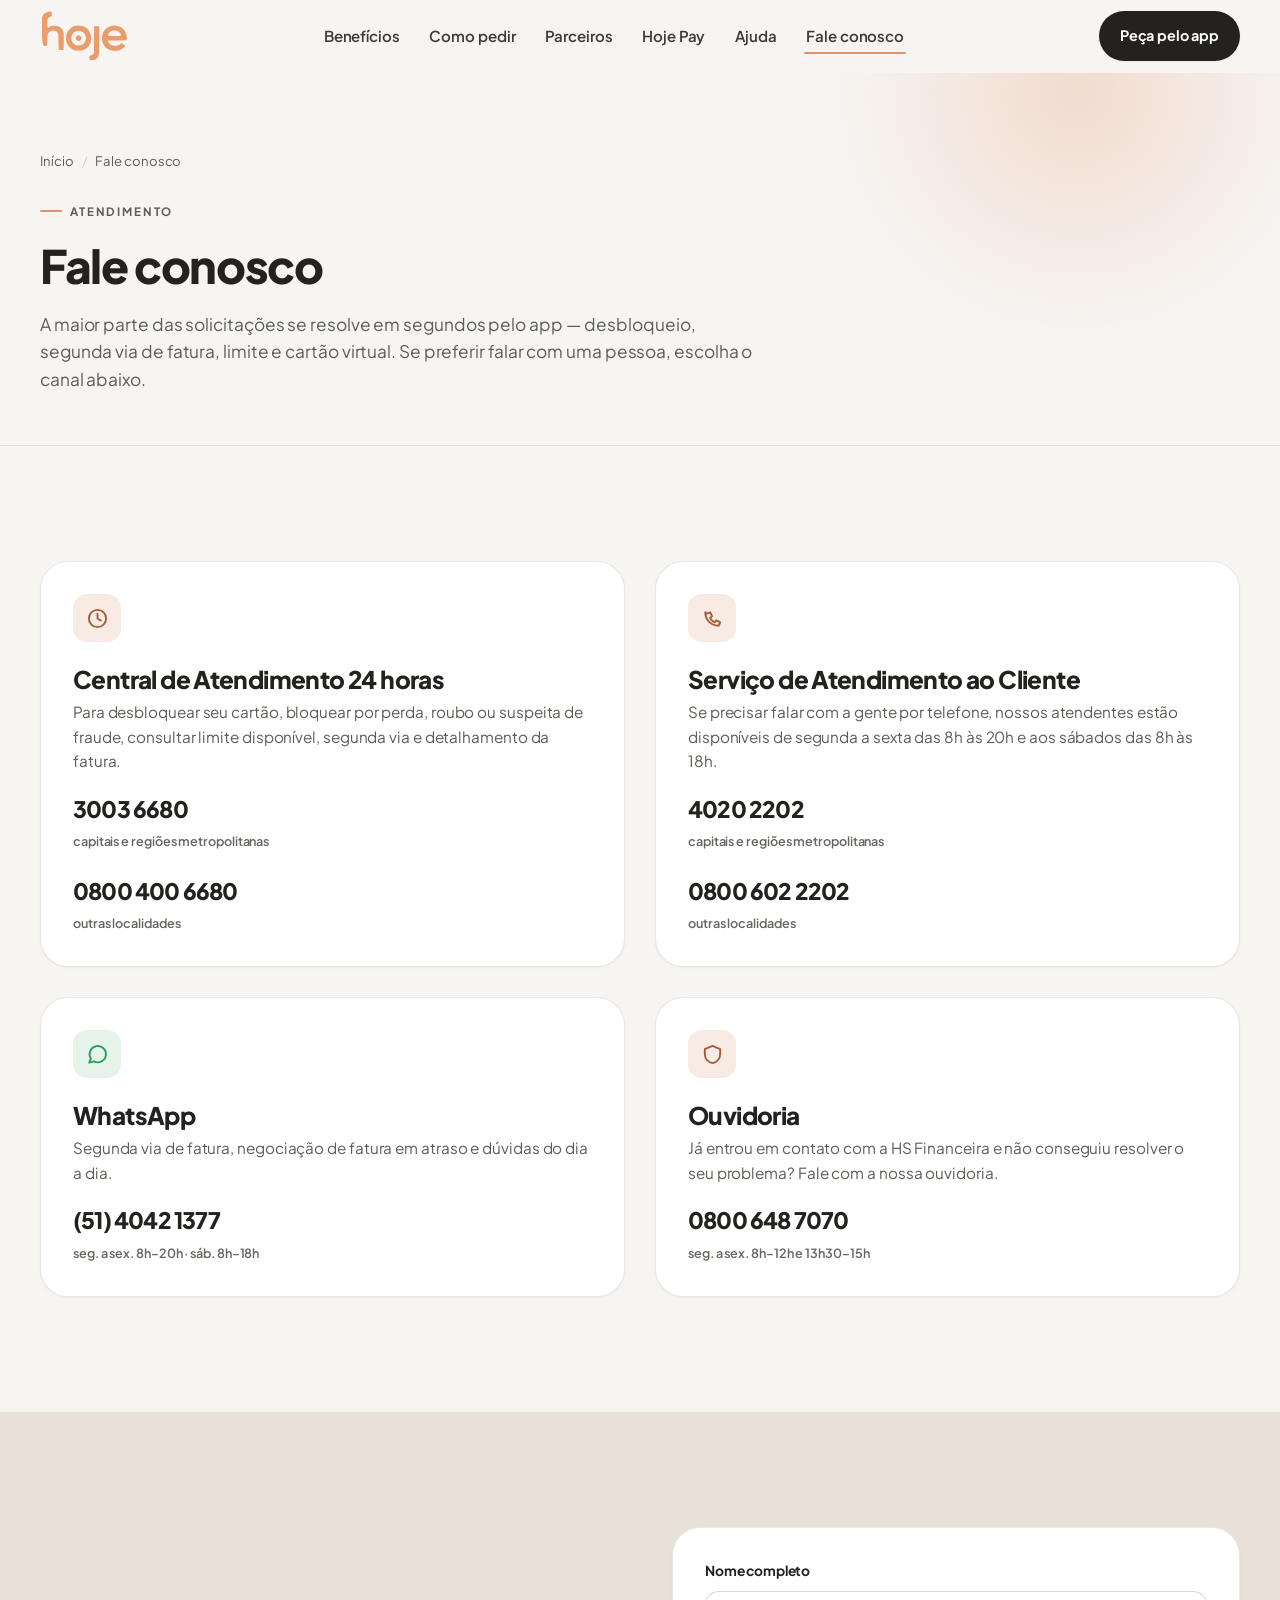
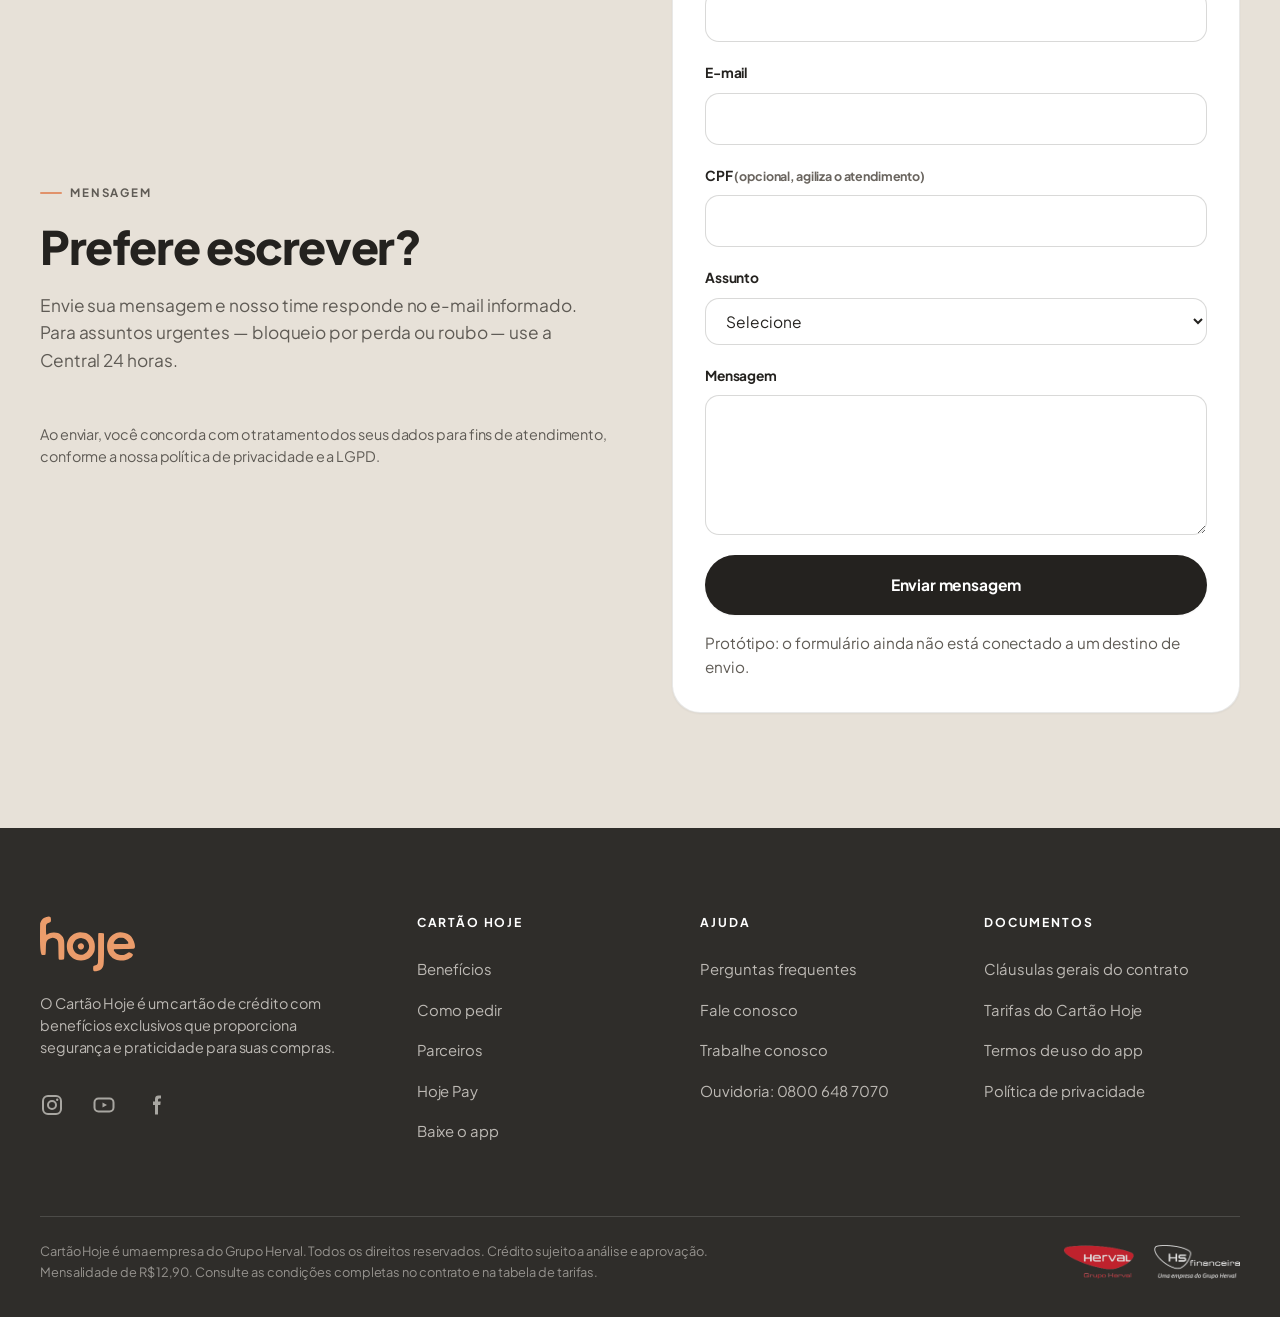
<file: fale-conosco.html>
<!doctype html>
<html lang="pt-BR" class="no-js">
<head>
<meta charset="utf-8">
<meta name="viewport" content="width=device-width, initial-scale=1">
<title>Fale conosco | Cartão Hoje — telefones, WhatsApp e ouvidoria</title>
<meta name="description" content="Central de Atendimento 24 horas 3003 6680 e 0800 400 6680, SAC 4020 2202 e 0800 602 2202, WhatsApp (51) 4042 1377 e Ouvidoria 0800 648 7070 do Cartão Hoje.">
<link rel="canonical" href="https://cartaohoje.com.br/fale-conosco/">
<meta name="theme-color" content="#FAF7F1">
<meta name="robots" content="index,follow">
<meta property="og:type" content="article">
<meta property="og:locale" content="pt_BR">
<meta property="og:site_name" content="Cartão Hoje">
<meta property="og:title" content="Fale conosco | Cartão Hoje">
<meta property="og:description" content="Telefones, WhatsApp e ouvidoria do Cartão Hoje.">
<meta property="og:url" content="https://cartaohoje.com.br/fale-conosco/">
<link rel="icon" href="assets/img/marca/logo-hoje.svg" type="image/svg+xml">
<link rel="apple-touch-icon" href="assets/img/marca/logo-hoje.png">
<link rel="preconnect" href="https://fonts.googleapis.com">
<link rel="preconnect" href="https://fonts.gstatic.com" crossorigin>
<link rel="stylesheet" href="https://fonts.googleapis.com/css2?family=Plus+Jakarta+Sans:wght@400;500;600;700;800&display=swap">
<link rel="stylesheet" href="assets/css/hoje.css">
</head>
<body>
<a class="skip" href="#conteudo">Pular para o conteúdo</a>
<header class="hdr">
  <div class="shell hdr__in">
    <a class="brand" href="index.html" aria-label="Cartão Hoje — página inicial">
      <img src="assets/img/marca/logo-hoje.svg" alt="Cartão Hoje" width="86" height="50">
    </a>
    <nav class="nav" aria-label="Principal">
      <a href="index.html#beneficios">Benefícios</a>
      <a href="index.html#pedir">Como pedir</a>
      <a href="index.html#parceiros">Parceiros</a>
      <a href="hoje-pay.html">Hoje Pay</a>
      <a href="perguntas-frequentes.html">Ajuda</a>
      <a href="fale-conosco.html" aria-current="page">Fale conosco</a>
    </nav>
    <div class="hdr__cta">
      <a class="btn btn--sm" href="index.html#app">Peça pelo app</a>
      <button class="burger" type="button" aria-expanded="false" aria-controls="menu-mobile">
        <span class="sr">Abrir menu</span><i></i>
      </button>
    </div>
  </div>
  <div class="mnav" id="menu-mobile">
    <a href="index.html#beneficios">Benefícios</a>
    <a href="index.html#pedir">Como pedir</a>
    <a href="index.html#parceiros">Parceiros</a>
    <a href="hoje-pay.html">Hoje Pay</a>
    <a href="perguntas-frequentes.html">Perguntas frequentes</a>
    <a href="fale-conosco.html">Fale conosco</a>
    <a href="trabalhe-conosco.html">Trabalhe conosco</a>
    <a class="btn" href="index.html#app">Peça pelo app</a>
  </div>
</header>

<main id="conteudo">

<section class="phero">
  <div class="phero__glow" aria-hidden="true"></div>
  <div class="shell phero__in">
    <nav class="crumbs" aria-label="Trilha de navegação">
      <ol><li><a href="index.html">Início</a></li><li>Fale conosco</li></ol>
    </nav>
    <p class="eyebrow">Atendimento</p>
    <h1 class="h2">Fale conosco</h1>
    <p class="lead">A maior parte das solicitações se resolve em segundos pelo app — desbloqueio, segunda via de fatura, limite e cartão virtual. Se preferir falar com uma pessoa, escolha o canal abaixo.</p>
  </div>
</section>

<section class="section">
  <div class="shell">
    <div class="grid cols-2">

      <article class="card rv">
        <span class="card__ic"><svg viewBox="0 0 24 24" fill="none" aria-hidden="true"><circle cx="12" cy="12" r="9" stroke="currentColor" stroke-width="2"/><path d="M12 7v5l3.5 2.2" stroke="currentColor" stroke-width="2" stroke-linecap="round"/></svg></span>
        <h2 class="h3">Central de Atendimento 24 horas</h2>
        <p>Para desbloquear seu cartão, bloquear por perda, roubo ou suspeita de fraude, consultar limite disponível, segunda via e detalhamento da fatura.</p>
        <strong class="ch__num"><a href="tel:30036680">3003 6680</a></strong>
        <span class="ch__hint">capitais e regiões metropolitanas</span>
        <strong class="ch__num"><a href="tel:08004006680">0800 400 6680</a></strong>
        <span class="ch__hint">outras localidades</span>
      </article>

      <article class="card rv">
        <span class="card__ic"><svg viewBox="0 0 24 24" fill="none" aria-hidden="true"><path d="M4.5 5.5c0 8 6 14 14 14l1.5-3.5-4-2-2 2c-2-1-3.5-2.5-4.5-4.5l2-2-2-4-3.5 1.5Z" stroke="currentColor" stroke-width="2" stroke-linejoin="round"/></svg></span>
        <h2 class="h3">Serviço de Atendimento ao Cliente</h2>
        <p>Se precisar falar com a gente por telefone, nossos atendentes estão disponíveis de segunda a sexta das 8h às 20h e aos sábados das 8h às 18h.</p>
        <strong class="ch__num"><a href="tel:40202202">4020 2202</a></strong>
        <span class="ch__hint">capitais e regiões metropolitanas</span>
        <strong class="ch__num"><a href="tel:08006022202">0800 602 2202</a></strong>
        <span class="ch__hint">outras localidades</span>
      </article>

      <article class="card ch--wa rv">
        <span class="card__ic"><svg viewBox="0 0 24 24" fill="none" aria-hidden="true"><path d="M3.5 20.5 5 16a8.5 8.5 0 1 1 3.4 3.2l-4.9 1.3Z" stroke="currentColor" stroke-width="2" stroke-linejoin="round"/></svg></span>
        <h2 class="h3">WhatsApp</h2>
        <p>Segunda via de fatura, negociação de fatura em atraso e dúvidas do dia a dia.</p>
        <strong class="ch__num"><a href="https://wa.me/555140421377">(51) 4042 1377</a></strong>
        <span class="ch__hint">seg. a sex. 8h–20h · sáb. 8h–18h</span>
      </article>

      <article class="card rv">
        <span class="card__ic"><svg viewBox="0 0 24 24" fill="none" aria-hidden="true"><path d="M12 3 4 6.5v5c0 4.7 3.2 8.6 8 9.5 4.8-.9 8-4.8 8-9.5v-5L12 3Z" stroke="currentColor" stroke-width="2" stroke-linejoin="round"/></svg></span>
        <h2 class="h3">Ouvidoria</h2>
        <p>Já entrou em contato com a HS Financeira e não conseguiu resolver o seu problema? Fale com a nossa ouvidoria.</p>
        <strong class="ch__num"><a href="tel:08006487070">0800 648 7070</a></strong>
        <span class="ch__hint">seg. a sex. 8h–12h e 13h30–15h</span>
      </article>

    </div>
  </div>
</section>

<section class="section tinted">
  <div class="shell split">
    <div class="rv">
      <p class="eyebrow">Mensagem</p>
      <h2 class="h2">Prefere escrever?</h2>
      <p class="lead">Envie sua mensagem e nosso time responde no e-mail informado. Para assuntos urgentes — bloqueio por perda ou roubo — use a Central 24 horas.</p>
      <p class="small muted mt-l">Ao enviar, você concorda com o tratamento dos seus dados para fins de atendimento, conforme a nossa política de privacidade e a LGPD.</p>
    </div>

    <div class="card rv">
      <form action="#" method="post" novalidate>
        <div class="field">
          <label for="nome">Nome completo</label>
          <input id="nome" name="nome" type="text" autocomplete="name" required>
        </div>
        <div class="field">
          <label for="email">E-mail</label>
          <input id="email" name="email" type="email" autocomplete="email" required>
        </div>
        <div class="field">
          <label for="cpf">CPF <span class="hint">(opcional, agiliza o atendimento)</span></label>
          <input id="cpf" name="cpf" type="text" inputmode="numeric" autocomplete="off">
        </div>
        <div class="field">
          <label for="assunto">Assunto</label>
          <select id="assunto" name="assunto" required>
            <option value="">Selecione</option>
            <option>Solicitação de cartão</option>
            <option>Fatura e pagamento</option>
            <option>Contestação de compra</option>
            <option>Hoje Pay</option>
            <option>Atualização de dados</option>
            <option>Outro assunto</option>
          </select>
        </div>
        <div class="field">
          <label for="msg">Mensagem</label>
          <textarea id="msg" name="mensagem" required></textarea>
        </div>
        <button class="btn" type="submit" style="width:100%">Enviar mensagem</button>
        <p class="form-note">Protótipo: o formulário ainda não está conectado a um destino de envio.</p>
      </form>
    </div>
  </div>
</section>

</main>
<footer class="ft">
  <div class="shell">
    <div class="ft__grid">
      <div class="ft__brand">
        <img src="assets/img/marca/logo-hoje.svg" alt="Cartão Hoje" width="96" height="56">
        <p class="small">O Cartão Hoje é um cartão de crédito com benefícios exclusivos que proporciona segurança e praticidade para suas compras.</p>
        <div class="ft__soc">
          <a href="https://www.instagram.com/" aria-label="Instagram"><svg viewBox="0 0 24 24" fill="none"><rect x="3" y="3" width="18" height="18" rx="5" stroke="currentColor" stroke-width="2"/><circle cx="12" cy="12" r="4" stroke="currentColor" stroke-width="2"/><circle cx="17.2" cy="6.8" r="1.2" fill="currentColor"/></svg></a>
          <a href="https://www.youtube.com/" aria-label="YouTube"><svg viewBox="0 0 24 24" fill="none"><rect x="2.5" y="5.5" width="19" height="13" rx="4" stroke="currentColor" stroke-width="2"/><path d="m10.5 9.5 4.5 2.5-4.5 2.5v-5Z" fill="currentColor"/></svg></a>
          <a href="https://www.facebook.com/" aria-label="Facebook"><svg viewBox="0 0 24 24" fill="none"><path d="M14 8.5V7c0-1 .5-1.5 1.6-1.5H17V2.5h-2.4C11.9 2.5 11 4.2 11 6.3v2.2H9V12h2v9.5h3V12h2.3l.4-3.5H14Z" fill="currentColor"/></svg></a>
        </div>
      </div>

      <div>
        <h4>Cartão Hoje</h4>
        <ul>
          <li><a href="index.html#beneficios">Benefícios</a></li>
          <li><a href="index.html#pedir">Como pedir</a></li>
          <li><a href="index.html#parceiros">Parceiros</a></li>
          <li><a href="hoje-pay.html">Hoje Pay</a></li>
          <li><a href="index.html#app">Baixe o app</a></li>
        </ul>
      </div>

      <div>
        <h4>Ajuda</h4>
        <ul>
          <li><a href="perguntas-frequentes.html">Perguntas frequentes</a></li>
          <li><a href="fale-conosco.html" aria-current="page">Fale conosco</a></li>
          <li><a href="trabalhe-conosco.html">Trabalhe conosco</a></li>
          <li><a href="tel:08006487070">Ouvidoria: 0800 648 7070</a></li>
        </ul>
      </div>

      <div>
        <h4>Documentos</h4>
        <ul>
          <li><a href="#">Cláusulas gerais do contrato</a></li>
          <li><a href="#">Tarifas do Cartão Hoje</a></li>
          <li><a href="#">Termos de uso do app</a></li>
          <li><a href="#">Política de privacidade</a></li>
        </ul>
      </div>
    </div>

    <div class="ft__legal">
      <p>Cartão Hoje é uma empresa do Grupo Herval. Todos os direitos reservados. Crédito sujeito a análise e aprovação. Mensalidade de R$ 12,90. Consulte as condições completas no contrato e na tabela de tarifas.</p>
      <div class="ft__co">
        <img src="assets/img/marca/grupo-herval.png" alt="Grupo Herval" width="167" height="80" loading="lazy">
        <img src="assets/img/marca/hs-financeira.png" alt="HS Financeira" width="180" height="71" loading="lazy">
      </div>
    </div>
  </div>
</footer>
<script src="assets/js/hoje.js" defer></script>

<script type="application/ld+json">
{
  "@context": "https://schema.org",
  "@graph": [
    {
      "@type": "BreadcrumbList",
      "itemListElement": [
        {"@type": "ListItem", "position": 1, "name": "Início", "item": "https://cartaohoje.com.br/"},
        {"@type": "ListItem", "position": 2, "name": "Fale conosco", "item": "https://cartaohoje.com.br/fale-conosco/"}
      ]
    },
    {
      "@type": "ContactPage",
      "name": "Fale conosco — Cartão Hoje",
      "url": "https://cartaohoje.com.br/fale-conosco/",
      "mainEntity": {
        "@type": "Organization",
        "name": "Cartão Hoje",
        "contactPoint": [
          {"@type": "ContactPoint", "telephone": "+55-800-400-6680", "contactType": "customer service", "description": "Central de Atendimento 24 horas", "areaServed": "BR", "availableLanguage": "Portuguese"},
          {"@type": "ContactPoint", "telephone": "+55-800-602-2202", "contactType": "customer support", "description": "Serviço de Atendimento ao Cliente", "areaServed": "BR", "availableLanguage": "Portuguese"},
          {"@type": "ContactPoint", "telephone": "+55-51-4042-1377", "contactType": "customer support", "description": "WhatsApp", "areaServed": "BR", "availableLanguage": "Portuguese"},
          {"@type": "ContactPoint", "telephone": "+55-800-648-7070", "contactType": "complaints", "description": "Ouvidoria", "areaServed": "BR", "availableLanguage": "Portuguese"}
        ]
      }
    }
  ]
}
</script>
</body>
</html>
</file>
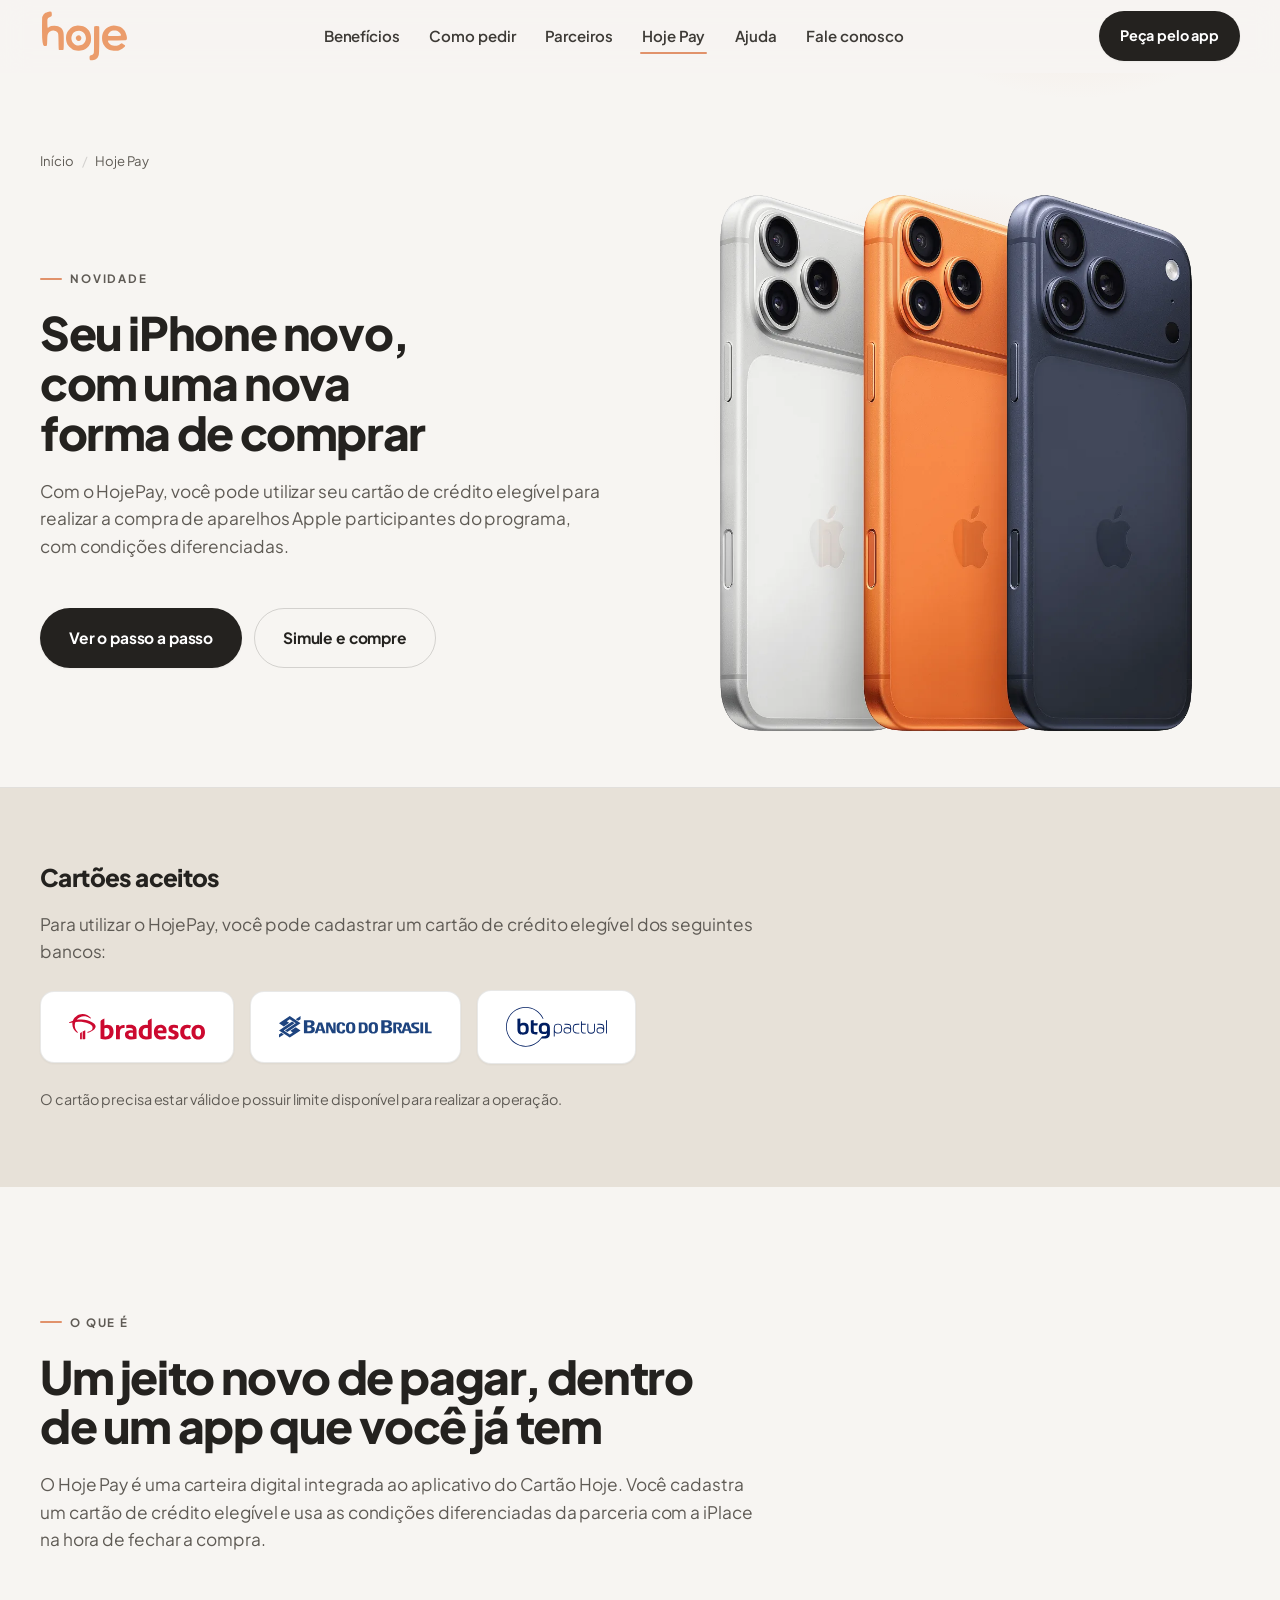
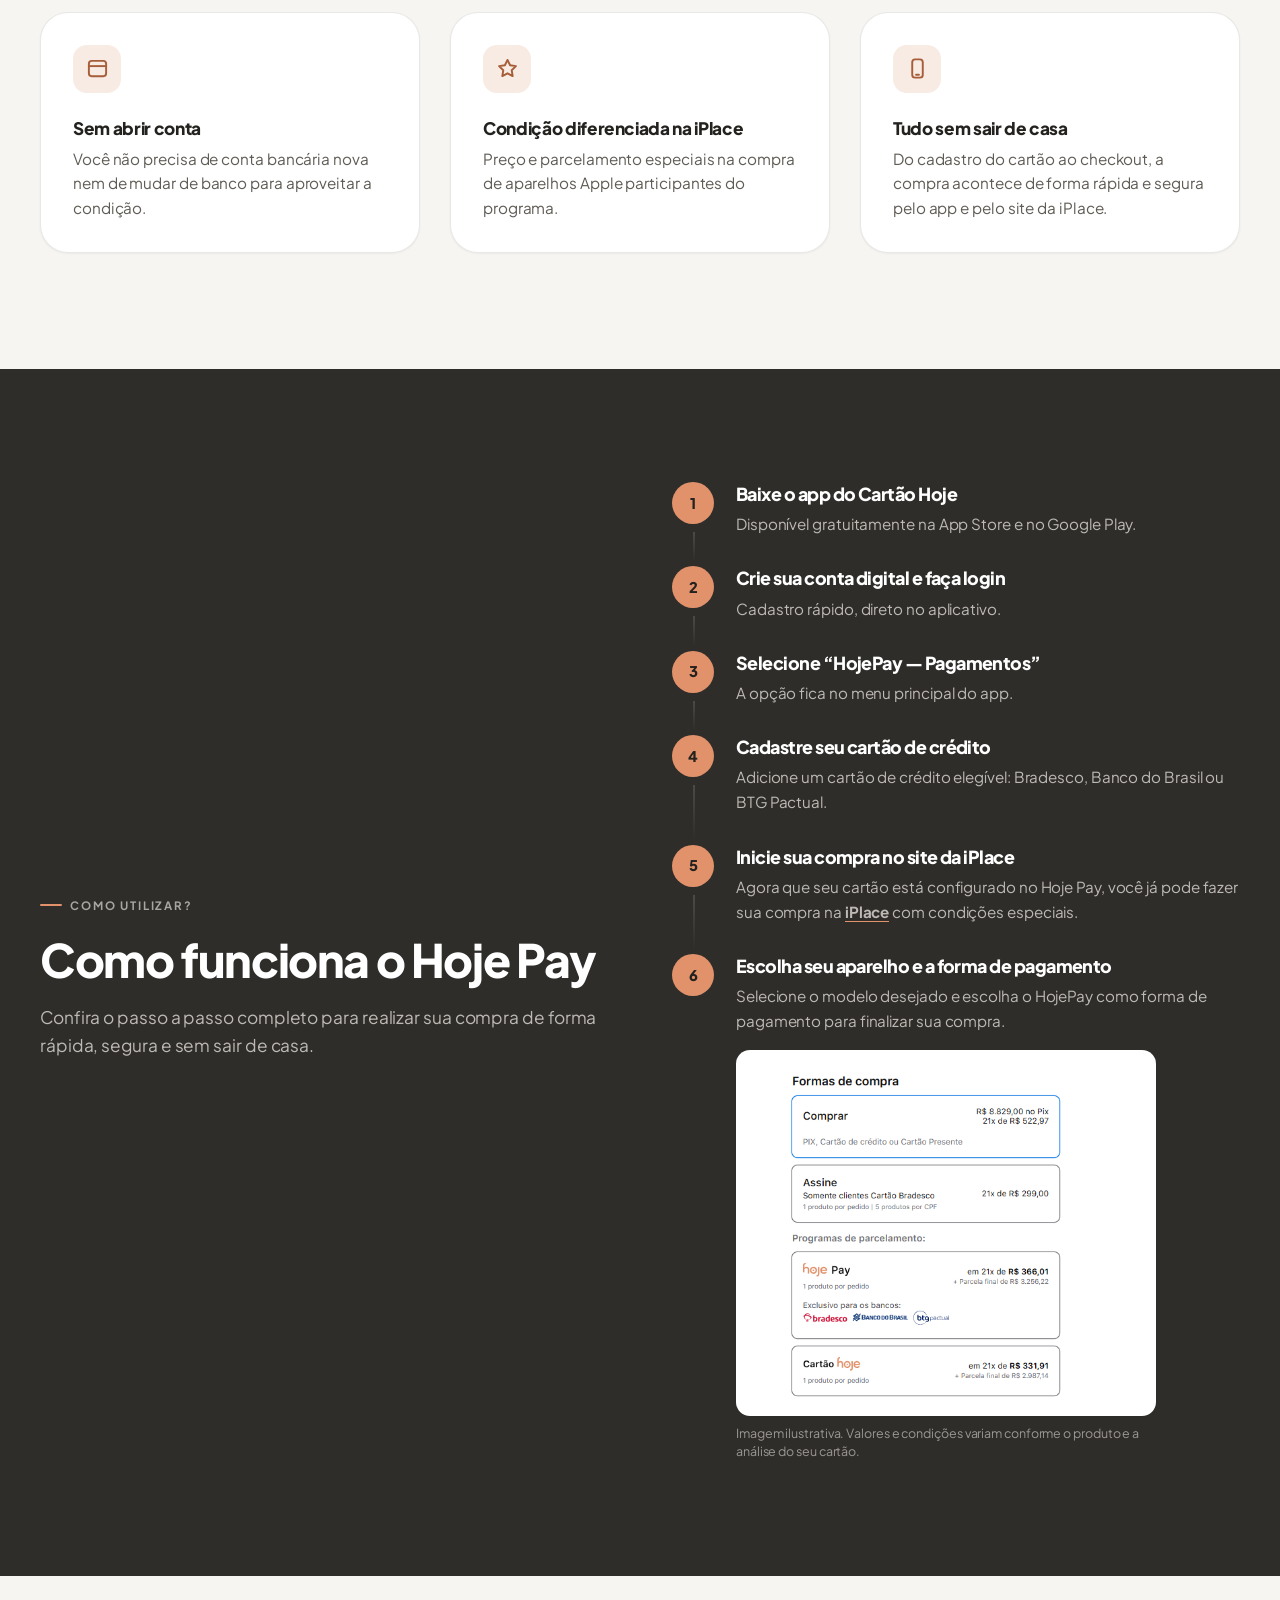
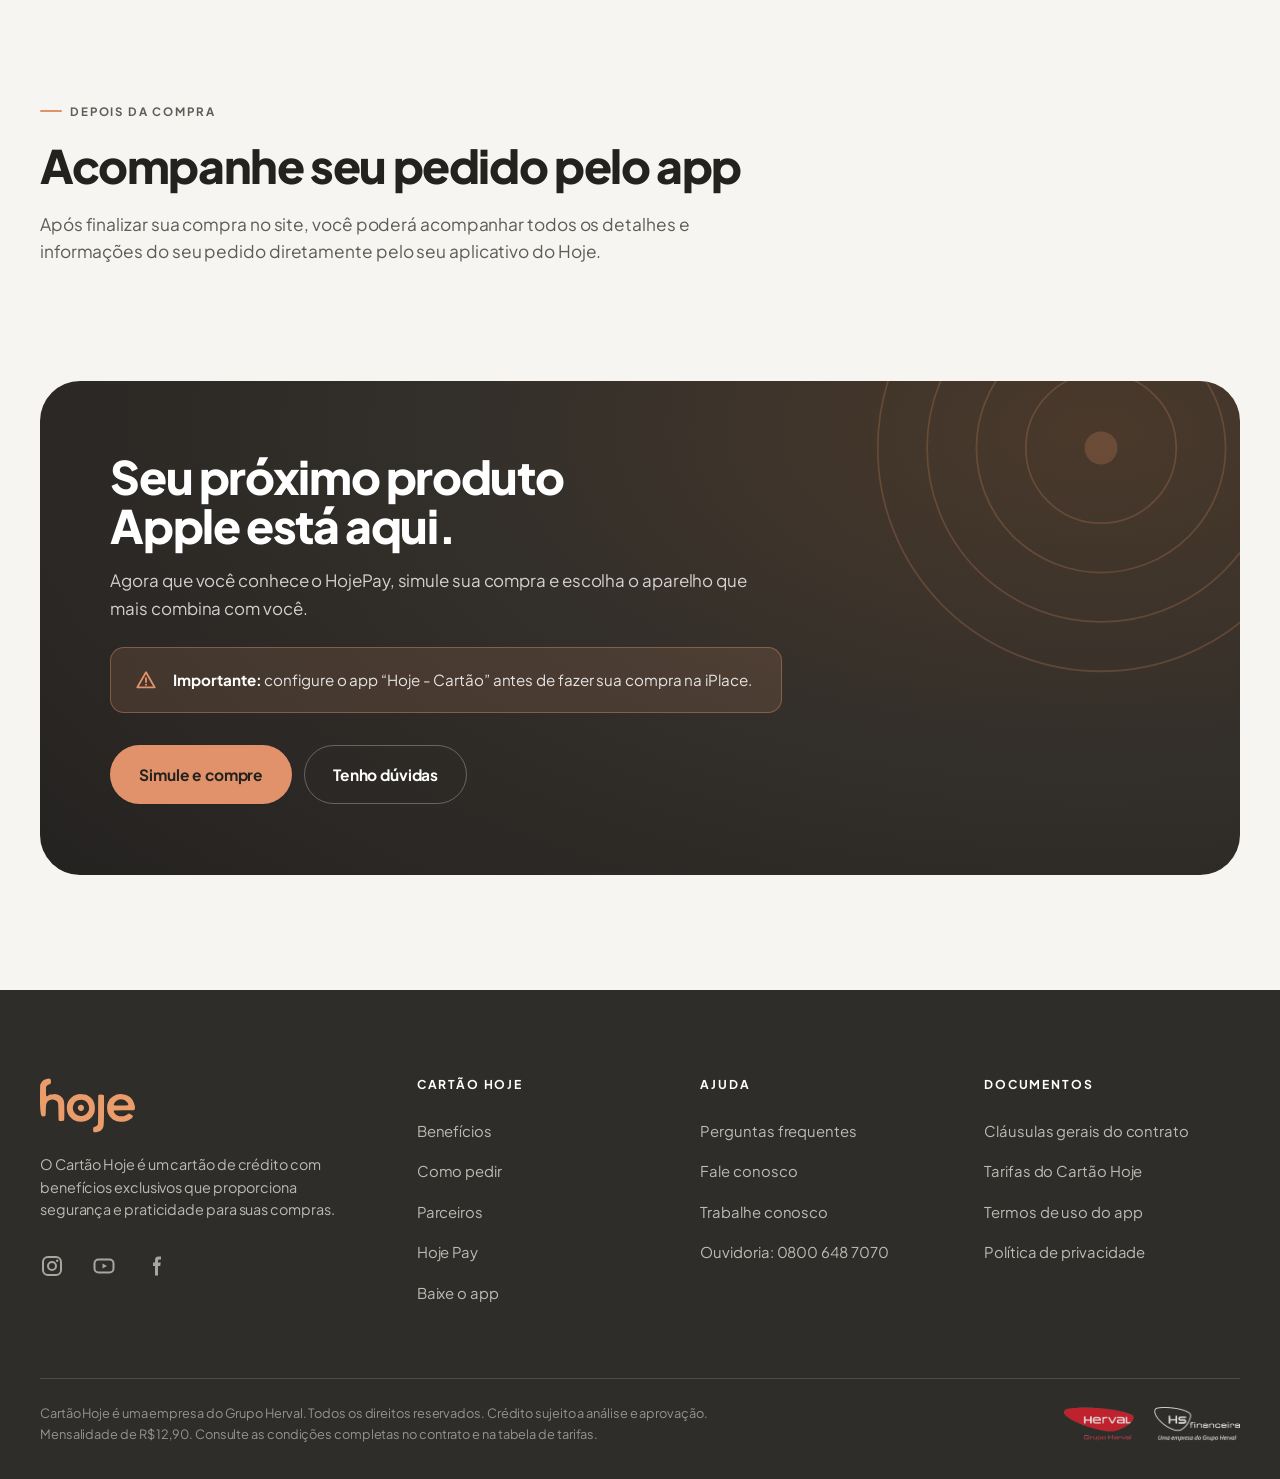
<file: hoje-pay.html>
<!doctype html>
<html lang="pt-BR" class="no-js">
<head>
<meta charset="utf-8">
<meta name="viewport" content="width=device-width, initial-scale=1">
<title>Hoje Pay | Carteira digital do Cartão Hoje para comprar na iPlace</title>
<meta name="description" content="O Hoje Pay é a carteira digital dentro do app do Cartão Hoje. Use um cartão de crédito elegível Bradesco, Banco do Brasil ou BTG Pactual para comprar aparelhos Apple na iPlace com condições diferenciadas.">
<link rel="canonical" href="https://cartaohoje.com.br/hojepay/">
<meta name="theme-color" content="#FAF7F1">
<meta name="robots" content="index,follow,max-image-preview:large">
<meta property="og:type" content="article">
<meta property="og:locale" content="pt_BR">
<meta property="og:site_name" content="Cartão Hoje">
<meta property="og:title" content="Hoje Pay | Carteira digital do Cartão Hoje">
<meta property="og:description" content="Compre aparelhos Apple na iPlace com o seu cartão de crédito elegível pelo app do Cartão Hoje, com condições diferenciadas.">
<meta property="og:url" content="https://cartaohoje.com.br/hojepay/">
<meta property="og:image" content="https://cartaohoje.com.br/assets/img/foto/hoje-pay-og.jpg">
<link rel="icon" href="assets/img/marca/logo-hoje.svg" type="image/svg+xml">
<link rel="apple-touch-icon" href="assets/img/marca/logo-hoje.png">
<link rel="preconnect" href="https://fonts.googleapis.com">
<link rel="preconnect" href="https://fonts.gstatic.com" crossorigin>
<link rel="stylesheet" href="https://fonts.googleapis.com/css2?family=Plus+Jakarta+Sans:wght@400;500;600;700;800&display=swap">
<link rel="stylesheet" href="assets/css/hoje.css">
</head>
<body>
<a class="skip" href="#conteudo">Pular para o conteúdo</a>
<header class="hdr">
  <div class="shell hdr__in">
    <a class="brand" href="index.html" aria-label="Cartão Hoje — página inicial">
      <img src="assets/img/marca/logo-hoje.svg" alt="Cartão Hoje" width="86" height="50">
    </a>
    <nav class="nav" aria-label="Principal">
      <a href="index.html#beneficios">Benefícios</a>
      <a href="index.html#pedir">Como pedir</a>
      <a href="index.html#parceiros">Parceiros</a>
      <a href="hoje-pay.html" aria-current="page">Hoje Pay</a>
      <a href="perguntas-frequentes.html">Ajuda</a>
      <a href="fale-conosco.html">Fale conosco</a>
    </nav>
    <div class="hdr__cta">
      <a class="btn btn--sm" href="index.html#app">Peça pelo app</a>
      <button class="burger" type="button" aria-expanded="false" aria-controls="menu-mobile">
        <span class="sr">Abrir menu</span><i></i>
      </button>
    </div>
  </div>
  <div class="mnav" id="menu-mobile">
    <a href="index.html#beneficios">Benefícios</a>
    <a href="index.html#pedir">Como pedir</a>
    <a href="index.html#parceiros">Parceiros</a>
    <a href="hoje-pay.html">Hoje Pay</a>
    <a href="perguntas-frequentes.html">Perguntas frequentes</a>
    <a href="fale-conosco.html">Fale conosco</a>
    <a href="trabalhe-conosco.html">Trabalhe conosco</a>
    <a class="btn" href="index.html#app">Peça pelo app</a>
  </div>
</header>

<main id="conteudo">

<section class="phero">
  <div class="phero__glow" aria-hidden="true"></div>
  <div class="shell phero__in">
    <nav class="crumbs" aria-label="Trilha de navegação">
      <ol><li><a href="index.html">Início</a></li><li>Hoje Pay</li></ol>
    </nav>
    <div class="split" style="align-items:center">
      <div>
        <p class="eyebrow">Novidade</p>
        <h1 class="h2">Seu iPhone novo, com uma nova forma de comprar</h1>
        <p class="lead">Com o HojePay, você pode utilizar seu cartão de crédito elegível para realizar a compra de aparelhos Apple participantes do programa, com condições diferenciadas.</p>
        <div class="btn-row mt-l">
          <a class="btn" href="#como-funciona">Ver o passo a passo</a>
          <a class="btn btn--ghost" href="https://www.iplace.com.br/" target="_blank" rel="noopener">Simule e compre</a>
        </div>
      </div>
      <div class="prod-art prod-art--bleed">
        <picture>
          <source srcset="assets/img/foto/iphone-17.webp" type="image/webp">
          <img src="assets/img/foto/iphone-17.png" width="894" height="1013" alt="Três modelos de iPhone 17 nas cores prata, laranja e azul" fetchpriority="high" decoding="async">
        </picture>
      </div>
    </div>
  </div>
</section>

<section class="section--tight tinted" id="cartoes-aceitos">
  <div class="shell">
    <div class="sec-head sec-head--last rv">
      <h2 class="h3">Cartões aceitos</h2>
      <p class="lead">Para utilizar o HojePay, você pode cadastrar um cartão de crédito elegível dos seguintes bancos:</p>
      <ul class="banks">
        <li><img src="assets/img/bancos/bradesco.svg" alt="Bradesco" width="240" height="46" loading="lazy"></li>
        <li><img class="bb" src="assets/img/bancos/bancodobrasil.svg" alt="Banco do Brasil" width="300" height="43" loading="lazy"></li>
        <li><img class="btg" src="assets/img/bancos/btg.svg" alt="BTG Pactual" width="194" height="77" loading="lazy"></li>
      </ul>
      <p class="small muted mt-m">O cartão precisa estar válido e possuir limite disponível para realizar a operação.</p>
    </div>
  </div>
</section>

<section class="section">
  <div class="shell">
    <div class="sec-head rv">
      <p class="eyebrow">O que é</p>
      <h2 class="h2">Um jeito novo de pagar, dentro de um app que você já tem</h2>
      <p class="lead">O Hoje Pay é uma carteira digital integrada ao aplicativo do Cartão Hoje. Você cadastra um cartão de crédito elegível e usa as condições diferenciadas da parceria com a iPlace na hora de fechar a compra.</p>
    </div>

    <div class="grid cols-3">
      <article class="card rv">
        <span class="card__ic"><svg viewBox="0 0 24 24" fill="none" aria-hidden="true"><rect x="3" y="4" width="18" height="16" rx="3" stroke="currentColor" stroke-width="2"/><path d="M3 9.5h18" stroke="currentColor" stroke-width="2"/></svg></span>
        <h3 class="h4">Sem abrir conta</h3>
        <p>Você não precisa de conta bancária nova nem de mudar de banco para aproveitar a condição.</p>
      </article>
      <article class="card rv">
        <span class="card__ic"><svg viewBox="0 0 24 24" fill="none" aria-hidden="true"><path d="m12 3 2.7 5.6 6.1.9-4.4 4.3 1 6.1-5.4-2.9-5.4 2.9 1-6.1-4.4-4.3 6.1-.9L12 3Z" stroke="currentColor" stroke-width="2" stroke-linejoin="round"/></svg></span>
        <h3 class="h4">Condição diferenciada na iPlace</h3>
        <p>Preço e parcelamento especiais na compra de aparelhos Apple participantes do programa.</p>
      </article>
      <article class="card rv">
        <span class="card__ic"><svg viewBox="0 0 24 24" fill="none" aria-hidden="true"><rect x="6.5" y="2.5" width="11" height="19" rx="3" stroke="currentColor" stroke-width="2"/><path d="M10.5 18.5h3" stroke="currentColor" stroke-width="2" stroke-linecap="round"/></svg></span>
        <h3 class="h4">Tudo sem sair de casa</h3>
        <p>Do cadastro do cartão ao checkout, a compra acontece de forma rápida e segura pelo app e pelo site da iPlace.</p>
      </article>
    </div>
  </div>
</section>

<section class="section dark" id="como-funciona">
  <div class="shell split">
    <div class="rv">
      <p class="eyebrow">Como utilizar?</p>
      <h2 class="h2">Como funciona o Hoje Pay</h2>
      <p class="lead">Confira o passo a passo completo para realizar sua compra de forma rápida, segura e sem sair de casa.</p>
    </div>
    <div class="rv">
      <ol class="steps">
        <li class="step"><h3>Baixe o app do Cartão Hoje</h3><p>Disponível gratuitamente na App Store e no Google Play.</p></li>
        <li class="step"><h3>Crie sua conta digital e faça login</h3><p>Cadastro rápido, direto no aplicativo.</p></li>
        <li class="step"><h3>Selecione “HojePay — Pagamentos”</h3><p>A opção fica no menu principal do app.</p></li>
        <li class="step"><h3>Cadastre seu cartão de crédito</h3><p>Adicione um cartão de crédito elegível: Bradesco, Banco do Brasil ou BTG Pactual.</p></li>
        <li class="step"><h3>Inicie sua compra no site da iPlace</h3><p>Agora que seu cartão está configurado no Hoje Pay, você já pode fazer sua compra na <a class="link-in" href="https://www.iplace.com.br/hojepay" target="_blank" rel="noopener">iPlace</a> com condições especiais.</p></li>
        <li class="step">
          <h3>Escolha seu aparelho e a forma de pagamento</h3>
          <p>Selecione o modelo desejado e escolha o HojePay como forma de pagamento para finalizar sua compra.</p>
          <figure class="step__fig">
            <img src="assets/img/foto/hojepay-formas-de-compra.png" width="621" height="541" alt="Tela de formas de compra no site da iPlace, com a opção Hoje Pay entre os programas de parcelamento" loading="lazy" decoding="async">
            <figcaption>Imagem ilustrativa. Valores e condições variam conforme o produto e a análise do seu cartão.</figcaption>
          </figure>
        </li>
      </ol>
    </div>
  </div>
</section>

<section class="section">
  <div class="shell">
    <div class="sec-head sec-head--last rv">
      <p class="eyebrow">Depois da compra</p>
      <h2 class="h2">Acompanhe seu pedido pelo app</h2>
      <p class="lead">Após finalizar sua compra no site, você poderá acompanhar todos os detalhes e informações do seu pedido diretamente pelo seu aplicativo do Hoje.</p>
    </div>
  </div>
</section>

<section class="section" id="simule">
  <div class="shell">
    <div class="cta-band rv">
      <svg class="cta-band__arcs" viewBox="0 0 400 400" fill="none" aria-hidden="true">
        <circle cx="200" cy="200" r="190" stroke="currentColor" stroke-width="1.5"/>
        <circle cx="200" cy="200" r="148" stroke="currentColor" stroke-width="1.5"/>
        <circle cx="200" cy="200" r="106" stroke="currentColor" stroke-width="1.5"/>
        <circle cx="200" cy="200" r="64" stroke="currentColor" stroke-width="1.5"/>
        <circle cx="200" cy="200" r="14" fill="currentColor"/>
      </svg>
      <div class="cta-band__in">
        <h2 class="h2">Seu próximo produto Apple está aqui.</h2>
        <p>Agora que você conhece o HojePay, simule sua compra e escolha o aparelho que mais combina com você.</p>
        <p class="note">
          <svg viewBox="0 0 24 24" fill="none" aria-hidden="true"><path d="M12 3.5 21.5 20H2.5L12 3.5Z" stroke="currentColor" stroke-width="2" stroke-linejoin="round"/><path d="M12 10v4.2" stroke="currentColor" stroke-width="2" stroke-linecap="round"/><circle cx="12" cy="17.2" r="1.15" fill="currentColor"/></svg>
          <span><strong>Importante:</strong> configure o app “Hoje - Cartão” antes de fazer sua compra na iPlace.</span>
        </p>
        <div class="btn-row">
          <a class="btn btn--coral" href="https://www.iplace.com.br/" target="_blank" rel="noopener">Simule e compre</a>
          <a class="btn btn--ghost" href="perguntas-frequentes.html">Tenho dúvidas</a>
        </div>
      </div>
    </div>
  </div>
</section>

</main>
<footer class="ft">
  <div class="shell">
    <div class="ft__grid">
      <div class="ft__brand">
        <img src="assets/img/marca/logo-hoje.svg" alt="Cartão Hoje" width="96" height="56">
        <p class="small">O Cartão Hoje é um cartão de crédito com benefícios exclusivos que proporciona segurança e praticidade para suas compras.</p>
        <div class="ft__soc">
          <a href="https://www.instagram.com/" aria-label="Instagram"><svg viewBox="0 0 24 24" fill="none"><rect x="3" y="3" width="18" height="18" rx="5" stroke="currentColor" stroke-width="2"/><circle cx="12" cy="12" r="4" stroke="currentColor" stroke-width="2"/><circle cx="17.2" cy="6.8" r="1.2" fill="currentColor"/></svg></a>
          <a href="https://www.youtube.com/" aria-label="YouTube"><svg viewBox="0 0 24 24" fill="none"><rect x="2.5" y="5.5" width="19" height="13" rx="4" stroke="currentColor" stroke-width="2"/><path d="m10.5 9.5 4.5 2.5-4.5 2.5v-5Z" fill="currentColor"/></svg></a>
          <a href="https://www.facebook.com/" aria-label="Facebook"><svg viewBox="0 0 24 24" fill="none"><path d="M14 8.5V7c0-1 .5-1.5 1.6-1.5H17V2.5h-2.4C11.9 2.5 11 4.2 11 6.3v2.2H9V12h2v9.5h3V12h2.3l.4-3.5H14Z" fill="currentColor"/></svg></a>
        </div>
      </div>

      <div>
        <h4>Cartão Hoje</h4>
        <ul>
          <li><a href="index.html#beneficios">Benefícios</a></li>
          <li><a href="index.html#pedir">Como pedir</a></li>
          <li><a href="index.html#parceiros">Parceiros</a></li>
          <li><a href="hoje-pay.html" aria-current="page">Hoje Pay</a></li>
          <li><a href="index.html#app">Baixe o app</a></li>
        </ul>
      </div>

      <div>
        <h4>Ajuda</h4>
        <ul>
          <li><a href="perguntas-frequentes.html">Perguntas frequentes</a></li>
          <li><a href="fale-conosco.html">Fale conosco</a></li>
          <li><a href="trabalhe-conosco.html">Trabalhe conosco</a></li>
          <li><a href="tel:08006487070">Ouvidoria: 0800 648 7070</a></li>
        </ul>
      </div>

      <div>
        <h4>Documentos</h4>
        <ul>
          <li><a href="#">Cláusulas gerais do contrato</a></li>
          <li><a href="#">Tarifas do Cartão Hoje</a></li>
          <li><a href="#">Termos de uso do app</a></li>
          <li><a href="#">Política de privacidade</a></li>
        </ul>
      </div>
    </div>

    <div class="ft__legal">
      <p>Cartão Hoje é uma empresa do Grupo Herval. Todos os direitos reservados. Crédito sujeito a análise e aprovação. Mensalidade de R$ 12,90. Consulte as condições completas no contrato e na tabela de tarifas.</p>
      <div class="ft__co">
        <img src="assets/img/marca/grupo-herval.png" alt="Grupo Herval" width="167" height="80" loading="lazy">
        <img src="assets/img/marca/hs-financeira.png" alt="HS Financeira" width="180" height="71" loading="lazy">
      </div>
    </div>
  </div>
</footer>
<script src="assets/js/hoje.js" defer></script>

<script type="application/ld+json">
{
  "@context": "https://schema.org",
  "@graph": [
    {
      "@type": "BreadcrumbList",
      "itemListElement": [
        {"@type": "ListItem", "position": 1, "name": "Início", "item": "https://cartaohoje.com.br/"},
        {"@type": "ListItem", "position": 2, "name": "Hoje Pay", "item": "https://cartaohoje.com.br/hojepay/"}
      ]
    },
    {
      "@type": "HowTo",
      "name": "Como comprar na iPlace usando o Hoje Pay",
      "description": "Passo a passo para comprar aparelhos Apple na iPlace com um cartão de crédito elegível através da carteira digital Hoje Pay.",
      "step": [
        {"@type": "HowToStep", "position": 1, "name": "Baixe o app do Cartão Hoje", "text": "Disponível gratuitamente na App Store e no Google Play."},
        {"@type": "HowToStep", "position": 2, "name": "Crie sua conta digital e faça login", "text": "Cadastro rápido, direto no aplicativo."},
        {"@type": "HowToStep", "position": 3, "name": "Selecione HojePay — Pagamentos", "text": "A opção fica no menu principal do app."},
        {"@type": "HowToStep", "position": 4, "name": "Cadastre seu cartão de crédito", "text": "Adicione um cartão de crédito elegível: Bradesco, Banco do Brasil ou BTG Pactual."},
        {"@type": "HowToStep", "position": 5, "name": "Inicie sua compra no site da iPlace", "text": "Agora que seu cartão está configurado no Hoje Pay, você já pode fazer sua compra na iPlace com condições especiais.", "url": "https://www.iplace.com.br/hojepay"},
        {"@type": "HowToStep", "position": 6, "name": "Escolha seu aparelho e a forma de pagamento", "text": "Selecione o modelo desejado e escolha o HojePay como forma de pagamento para finalizar sua compra."}
      ]
    }
  ]
}
</script>
</body>
</html>
</file>
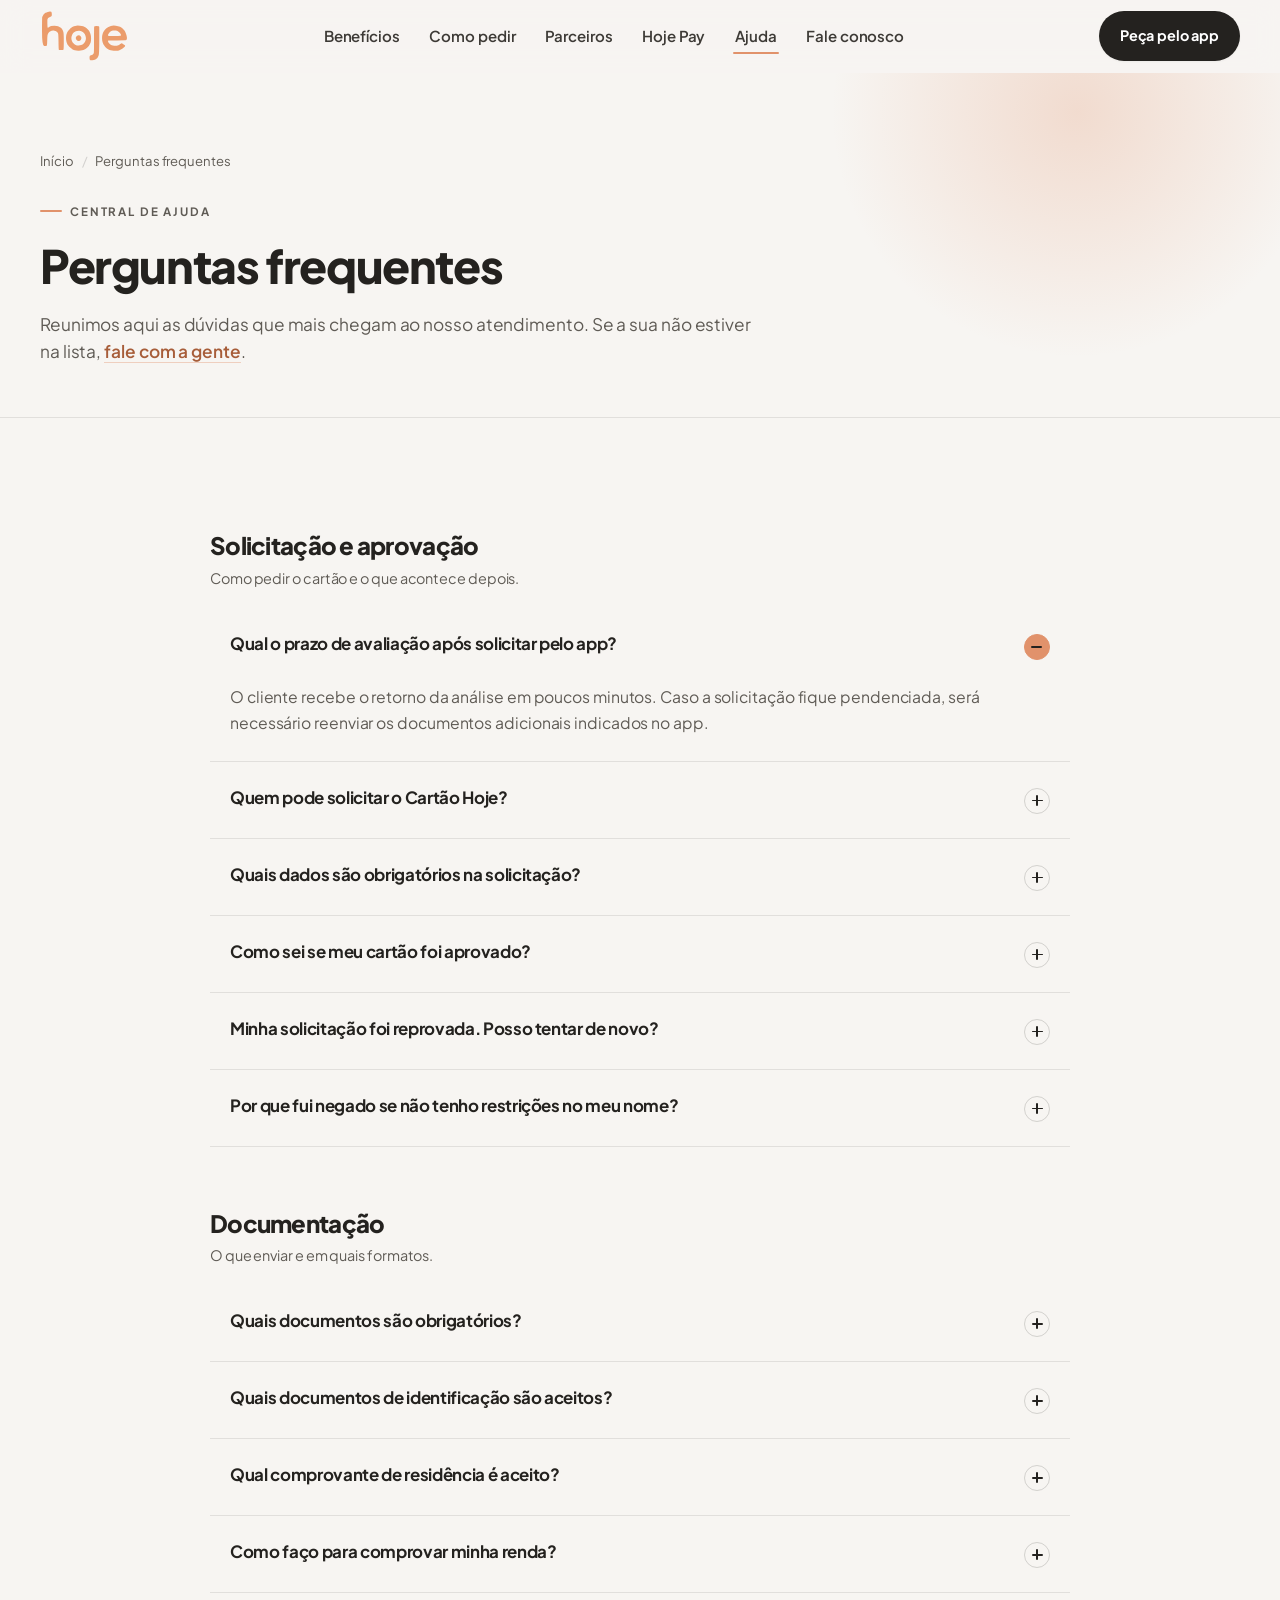
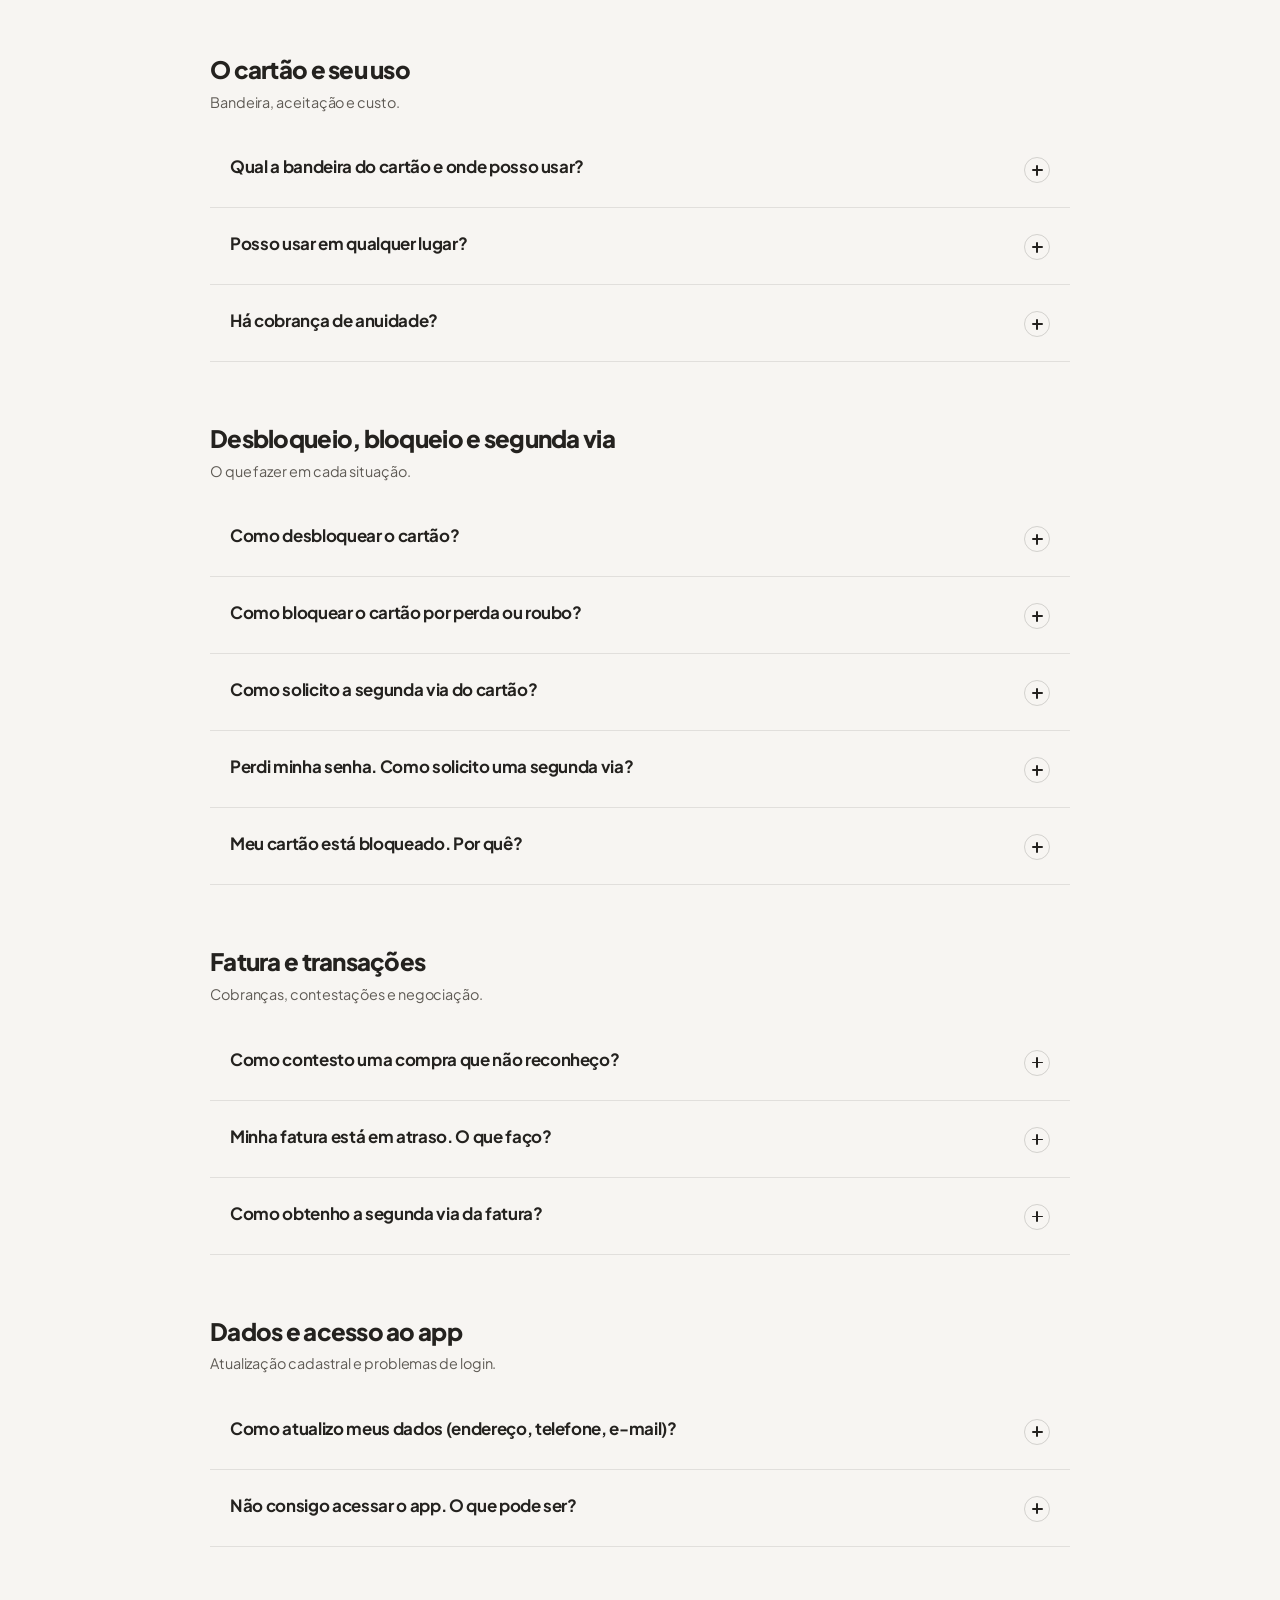
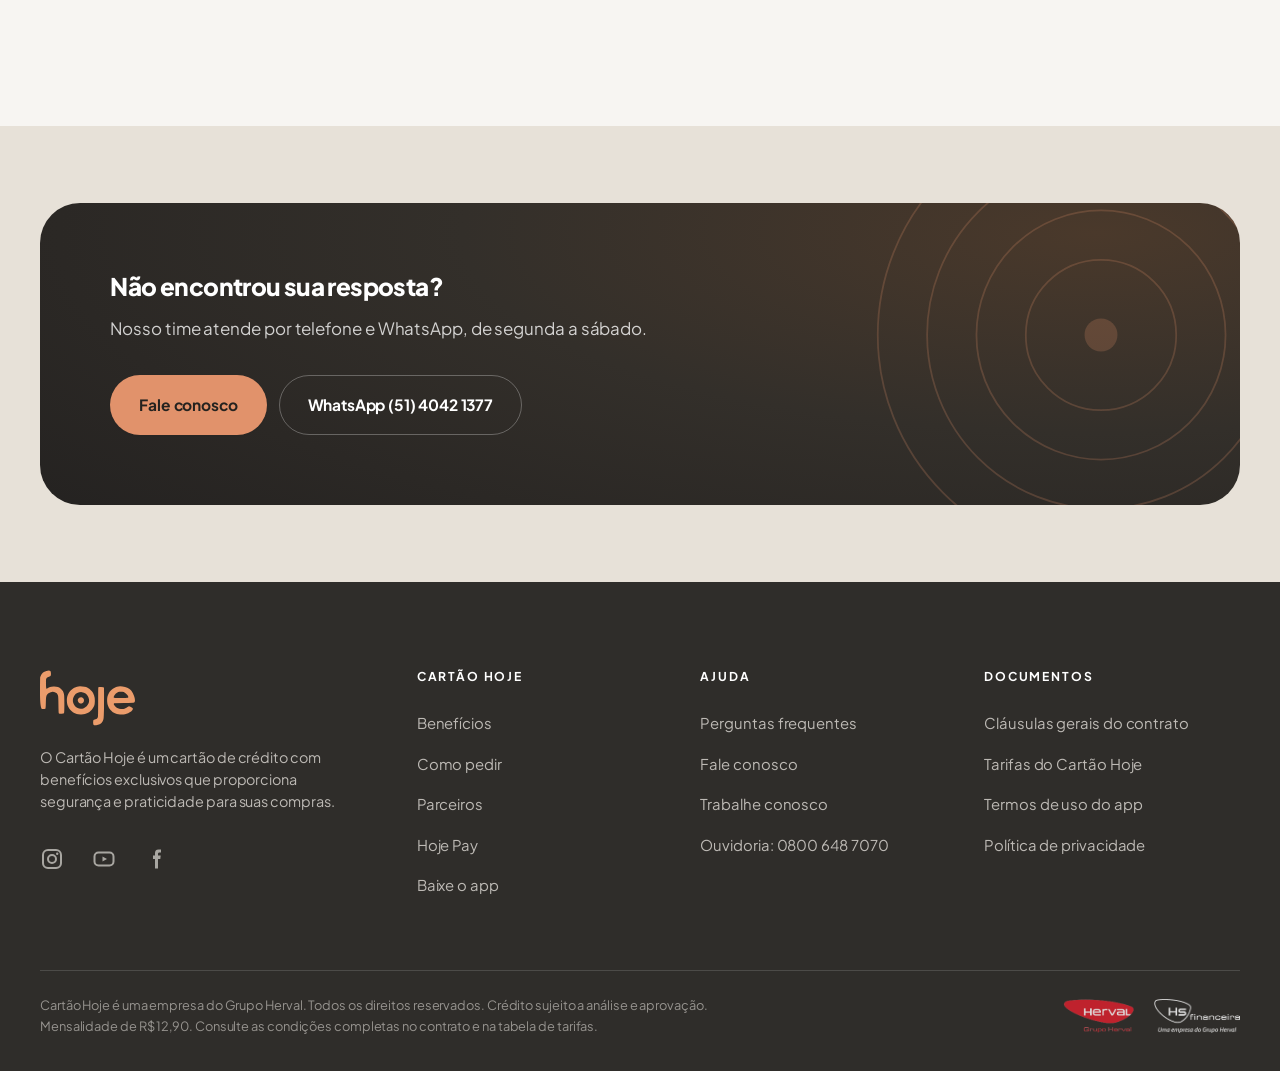
<file: perguntas-frequentes.html>
<!doctype html>
<html lang="pt-BR" class="no-js">
<head>
<meta charset="utf-8">
<meta name="viewport" content="width=device-width, initial-scale=1">
<title>Perguntas frequentes | Cartão Hoje</title>
<meta name="description" content="Tire suas dúvidas sobre o Cartão Hoje: como solicitar, documentos aceitos, prazo de análise, anuidade, desbloqueio, segunda via, fatura e contestação de compras.">
<link rel="canonical" href="https://cartaohoje.com.br/perguntas-frequentes/">
<meta name="theme-color" content="#FAF7F1">
<meta name="robots" content="index,follow,max-image-preview:large">
<meta property="og:type" content="article">
<meta property="og:locale" content="pt_BR">
<meta property="og:site_name" content="Cartão Hoje">
<meta property="og:title" content="Perguntas frequentes | Cartão Hoje">
<meta property="og:description" content="Como solicitar, documentos aceitos, prazo de análise, anuidade, desbloqueio, segunda via e fatura do Cartão Hoje.">
<meta property="og:url" content="https://cartaohoje.com.br/perguntas-frequentes/">
<link rel="icon" href="assets/img/marca/logo-hoje.svg" type="image/svg+xml">
<link rel="apple-touch-icon" href="assets/img/marca/logo-hoje.png">
<link rel="preconnect" href="https://fonts.googleapis.com">
<link rel="preconnect" href="https://fonts.gstatic.com" crossorigin>
<link rel="stylesheet" href="https://fonts.googleapis.com/css2?family=Plus+Jakarta+Sans:wght@400;500;600;700;800&display=swap">
<link rel="stylesheet" href="assets/css/hoje.css">
</head>
<body>
<a class="skip" href="#conteudo">Pular para o conteúdo</a>
<header class="hdr">
  <div class="shell hdr__in">
    <a class="brand" href="index.html" aria-label="Cartão Hoje — página inicial">
      <img src="assets/img/marca/logo-hoje.svg" alt="Cartão Hoje" width="86" height="50">
    </a>
    <nav class="nav" aria-label="Principal">
      <a href="index.html#beneficios">Benefícios</a>
      <a href="index.html#pedir">Como pedir</a>
      <a href="index.html#parceiros">Parceiros</a>
      <a href="hoje-pay.html">Hoje Pay</a>
      <a href="perguntas-frequentes.html" aria-current="page">Ajuda</a>
      <a href="fale-conosco.html">Fale conosco</a>
    </nav>
    <div class="hdr__cta">
      <a class="btn btn--sm" href="index.html#app">Peça pelo app</a>
      <button class="burger" type="button" aria-expanded="false" aria-controls="menu-mobile">
        <span class="sr">Abrir menu</span><i></i>
      </button>
    </div>
  </div>
  <div class="mnav" id="menu-mobile">
    <a href="index.html#beneficios">Benefícios</a>
    <a href="index.html#pedir">Como pedir</a>
    <a href="index.html#parceiros">Parceiros</a>
    <a href="hoje-pay.html">Hoje Pay</a>
    <a href="perguntas-frequentes.html">Perguntas frequentes</a>
    <a href="fale-conosco.html">Fale conosco</a>
    <a href="trabalhe-conosco.html">Trabalhe conosco</a>
    <a class="btn" href="index.html#app">Peça pelo app</a>
  </div>
</header>

<main id="conteudo">

<section class="phero">
  <div class="phero__glow" aria-hidden="true"></div>
  <div class="shell phero__in">
    <nav class="crumbs" aria-label="Trilha de navegação">
      <ol>
        <li><a href="index.html">Início</a></li>
        <li>Perguntas frequentes</li>
      </ol>
    </nav>
    <p class="eyebrow">Central de ajuda</p>
    <h1 class="h2">Perguntas frequentes</h1>
    <p class="lead">Reunimos aqui as dúvidas que mais chegam ao nosso atendimento. Se a sua não estiver na lista,
      <a href="fale-conosco.html" style="color:var(--coral-ink);font-weight:600;border-bottom:1px solid var(--coral-soft)">fale com a gente</a>.</p>
  </div>
</section>

<section class="section">
  <div class="shell faq">

    <div class="faq__group">
      <h2>Solicitação e aprovação</h2>
      <p class="muted small" style="margin-bottom:18px">Como pedir o cartão e o que acontece depois.</p>
      <div data-accordion>
        <details open>
          <summary>Qual o prazo de avaliação após solicitar pelo app?<span class="pm" aria-hidden="true"></span></summary>
          <div class="faq__a"><p>O cliente recebe o retorno da análise em poucos minutos. Caso a solicitação fique pendenciada, será necessário reenviar os documentos adicionais indicados no app.</p></div>
        </details>
        <details>
          <summary>Quem pode solicitar o Cartão Hoje?<span class="pm" aria-hidden="true"></span></summary>
          <div class="faq__a"><p>Qualquer pessoa física, com mais de 18 anos e com renda superior a 1 salário mínimo.</p></div>
        </details>
        <details>
          <summary>Quais dados são obrigatórios na solicitação?<span class="pm" aria-hidden="true"></span></summary>
          <div class="faq__a">
            <p>Na primeira etapa, dados pessoais e de renda:</p>
            <ul><li>Nome completo</li><li>CPF</li><li>Data de nascimento</li><li>Renda</li></ul>
            <p>Na etapa seguinte, o documento de identificação e o endereço.</p>
          </div>
        </details>
        <details>
          <summary>Como sei se meu cartão foi aprovado?<span class="pm" aria-hidden="true"></span></summary>
          <div class="faq__a"><p>Você recebe uma notificação no celular e pode acompanhar o andamento diretamente pelo app.</p></div>
        </details>
        <details>
          <summary>Minha solicitação foi reprovada. Posso tentar de novo?<span class="pm" aria-hidden="true"></span></summary>
          <div class="faq__a"><p>Sim. Após 90 dias você poderá solicitar uma nova análise.</p></div>
        </details>
        <details>
          <summary>Por que fui negado se não tenho restrições no meu nome?<span class="pm" aria-hidden="true"></span></summary>
          <div class="faq__a"><p>Nossa análise de crédito não se restringe apenas à consulta de restrições: outros fatores são considerados na decisão.</p></div>
        </details>
      </div>
    </div>

    <div class="faq__group">
      <h2>Documentação</h2>
      <p class="muted small" style="margin-bottom:18px">O que enviar e em quais formatos.</p>
      <div data-accordion>
        <details>
          <summary>Quais documentos são obrigatórios?<span class="pm" aria-hidden="true"></span></summary>
          <div class="faq__a"><p>Documento de identificação — carteira de identidade ou CNH — com foto da frente e do verso. Poderá ser solicitado comprovante de endereço e de renda.</p></div>
        </details>
        <details>
          <summary>Quais documentos de identificação são aceitos?<span class="pm" aria-hidden="true"></span></summary>
          <div class="faq__a"><p>Carteira de identidade em boas condições, com emissão de até 10 anos; ou CNH válida.</p></div>
        </details>
        <details>
          <summary>Qual comprovante de residência é aceito?<span class="pm" aria-hidden="true"></span></summary>
          <div class="faq__a"><p>Contas com emissão de até 120 dias: água, luz, telefone, gás, internet ou cartão de crédito.</p></div>
        </details>
        <details>
          <summary>Como faço para comprovar minha renda?<span class="pm" aria-hidden="true"></span></summary>
          <div class="faq__a"><p>Contracheque, recibo de Imposto de Renda ou fatura de cartão de crédito, com emissão de até dois meses.</p></div>
        </details>
      </div>
    </div>

    <div class="faq__group">
      <h2>O cartão e seu uso</h2>
      <p class="muted small" style="margin-bottom:18px">Bandeira, aceitação e custo.</p>
      <div data-accordion>
        <details>
          <summary>Qual a bandeira do cartão e onde posso usar?<span class="pm" aria-hidden="true"></span></summary>
          <div class="faq__a"><p>A bandeira é Visa e o cartão é internacional, ou seja, é aceito em milhares de estabelecimentos no Brasil e no mundo.</p></div>
        </details>
        <details>
          <summary>Posso usar em qualquer lugar?<span class="pm" aria-hidden="true"></span></summary>
          <div class="faq__a"><p>Sim, em estabelecimentos que aceitam Visa, físicos e eletrônicos. Também é possível gerar um cartão virtual pelo app para compras online.</p></div>
        </details>
        <details>
          <summary>Há cobrança de anuidade?<span class="pm" aria-hidden="true"></span></summary>
          <div class="faq__a"><p>Sim. O Cartão Hoje possui uma cobrança mensal no valor de R$ 12,90.</p></div>
        </details>
      </div>
    </div>

    <div class="faq__group">
      <h2>Desbloqueio, bloqueio e segunda via</h2>
      <p class="muted small" style="margin-bottom:18px">O que fazer em cada situação.</p>
      <div data-accordion>
        <details>
          <summary>Como desbloquear o cartão?<span class="pm" aria-hidden="true"></span></summary>
          <div class="faq__a"><p>Pelo app, ou pela Central de Atendimento Eletrônica: <a href="tel:30036680">3003 6680</a> e <a href="tel:08004006680">0800 400 6680</a>.</p></div>
        </details>
        <details>
          <summary>Como bloquear o cartão por perda ou roubo?<span class="pm" aria-hidden="true"></span></summary>
          <div class="faq__a"><p>Pelo app Hoje ou pelos telefones de atendimento: <a href="tel:30036680">3003 6680</a> e <a href="tel:08004006680">0800 400 6680</a>.</p></div>
        </details>
        <details>
          <summary>Como solicito a segunda via do cartão?<span class="pm" aria-hidden="true"></span></summary>
          <div class="faq__a"><p>Entre em contato com o Serviço de Atendimento: <a href="tel:40202202">4020 2202</a> ou <a href="tel:08006022202">0800 602 2202</a>, de segunda a sexta das 8h às 20h e aos sábados das 8h às 18h.</p></div>
        </details>
        <details>
          <summary>Perdi minha senha. Como solicito uma segunda via?<span class="pm" aria-hidden="true"></span></summary>
          <div class="faq__a"><p>Pelo Serviço de Atendimento: <a href="tel:40202202">4020 2202</a> ou <a href="tel:08006022202">0800 602 2202</a>, de segunda a sexta das 8h às 20h e aos sábados das 8h às 18h.</p></div>
        </details>
        <details>
          <summary>Meu cartão está bloqueado. Por quê?<span class="pm" aria-hidden="true"></span></summary>
          <div class="faq__a"><p>Entre em contato com o Serviço de Atendimento para verificar o motivo do bloqueio pelo <a href="tel:40202202">4020 2202</a> ou <a href="tel:08006022202">0800 602 2202</a>, de segunda a sexta das 8h às 20h e aos sábados das 8h às 18h.</p></div>
        </details>
      </div>
    </div>

    <div class="faq__group">
      <h2>Fatura e transações</h2>
      <p class="muted small" style="margin-bottom:18px">Cobranças, contestações e negociação.</p>
      <div data-accordion>
        <details>
          <summary>Como contesto uma compra que não reconheço?<span class="pm" aria-hidden="true"></span></summary>
          <div class="faq__a"><p>A contestação pode ser realizada através do Serviço de Atendimento ao Cliente <a href="tel:40202202">4020 2202</a> ou <a href="tel:08006022202">0800 602 2202</a>, de segunda a sexta das 8h às 20h e aos sábados das 8h às 18h. Depois, você acompanha o andamento pelo app.</p></div>
        </details>
        <details>
          <summary>Minha fatura está em atraso. O que faço?<span class="pm" aria-hidden="true"></span></summary>
          <div class="faq__a"><p>Fale com a gente pelo WhatsApp <a href="https://wa.me/555140421377">(51) 4042 1377</a>, de segunda a sexta das 8h às 20h e aos sábados das 8h às 18h.</p></div>
        </details>
        <details>
          <summary>Como obtenho a segunda via da fatura?<span class="pm" aria-hidden="true"></span></summary>
          <div class="faq__a"><p>Disponível no app ou pelo WhatsApp <a href="https://wa.me/555140421377">(51) 4042 1377</a>.</p></div>
        </details>
      </div>
    </div>

    <div class="faq__group">
      <h2>Dados e acesso ao app</h2>
      <p class="muted small" style="margin-bottom:18px">Atualização cadastral e problemas de login.</p>
      <div data-accordion>
        <details>
          <summary>Como atualizo meus dados (endereço, telefone, e-mail)?<span class="pm" aria-hidden="true"></span></summary>
          <div class="faq__a"><p>Pelo app Hoje ou pelo Serviço de Atendimento: <a href="tel:40202202">4020 2202</a> / <a href="tel:08006022202">0800 602 2202</a>.</p></div>
        </details>
        <details>
          <summary>Não consigo acessar o app. O que pode ser?<span class="pm" aria-hidden="true"></span></summary>
          <div class="faq__a">
            <p>O acesso pode estar desabilitado por um destes motivos:</p>
            <ul><li>Cancelamento do cartão</li><li>Solicitação de exclusão de dados (LGPD)</li><li>Suspeita de fraude</li><li>Erros consecutivos de senha</li></ul>
            <p>Entre em contato com o atendimento para regularizar.</p>
          </div>
        </details>
      </div>
    </div>

  </div>
</section>

<section class="section--tight tinted">
  <div class="shell">
    <div class="cta-band">
      <svg class="cta-band__arcs" viewBox="0 0 400 400" fill="none" aria-hidden="true">
        <circle cx="200" cy="200" r="190" stroke="currentColor" stroke-width="1.5"/>
        <circle cx="200" cy="200" r="148" stroke="currentColor" stroke-width="1.5"/>
        <circle cx="200" cy="200" r="106" stroke="currentColor" stroke-width="1.5"/>
        <circle cx="200" cy="200" r="64" stroke="currentColor" stroke-width="1.5"/>
        <circle cx="200" cy="200" r="14" fill="currentColor"/>
      </svg>
      <div class="cta-band__in">
        <h2 class="h3">Não encontrou sua resposta?</h2>
        <p>Nosso time atende por telefone e WhatsApp, de segunda a sábado.</p>
        <div class="btn-row">
          <a class="btn btn--coral" href="fale-conosco.html">Fale conosco</a>
          <a class="btn btn--ghost" href="https://wa.me/555140421377">WhatsApp (51) 4042 1377</a>
        </div>
      </div>
    </div>
  </div>
</section>

</main>
<footer class="ft">
  <div class="shell">
    <div class="ft__grid">
      <div class="ft__brand">
        <img src="assets/img/marca/logo-hoje.svg" alt="Cartão Hoje" width="96" height="56">
        <p class="small">O Cartão Hoje é um cartão de crédito com benefícios exclusivos que proporciona segurança e praticidade para suas compras.</p>
        <div class="ft__soc">
          <a href="https://www.instagram.com/" aria-label="Instagram"><svg viewBox="0 0 24 24" fill="none"><rect x="3" y="3" width="18" height="18" rx="5" stroke="currentColor" stroke-width="2"/><circle cx="12" cy="12" r="4" stroke="currentColor" stroke-width="2"/><circle cx="17.2" cy="6.8" r="1.2" fill="currentColor"/></svg></a>
          <a href="https://www.youtube.com/" aria-label="YouTube"><svg viewBox="0 0 24 24" fill="none"><rect x="2.5" y="5.5" width="19" height="13" rx="4" stroke="currentColor" stroke-width="2"/><path d="m10.5 9.5 4.5 2.5-4.5 2.5v-5Z" fill="currentColor"/></svg></a>
          <a href="https://www.facebook.com/" aria-label="Facebook"><svg viewBox="0 0 24 24" fill="none"><path d="M14 8.5V7c0-1 .5-1.5 1.6-1.5H17V2.5h-2.4C11.9 2.5 11 4.2 11 6.3v2.2H9V12h2v9.5h3V12h2.3l.4-3.5H14Z" fill="currentColor"/></svg></a>
        </div>
      </div>

      <div>
        <h4>Cartão Hoje</h4>
        <ul>
          <li><a href="index.html#beneficios">Benefícios</a></li>
          <li><a href="index.html#pedir">Como pedir</a></li>
          <li><a href="index.html#parceiros">Parceiros</a></li>
          <li><a href="hoje-pay.html">Hoje Pay</a></li>
          <li><a href="index.html#app">Baixe o app</a></li>
        </ul>
      </div>

      <div>
        <h4>Ajuda</h4>
        <ul>
          <li><a href="perguntas-frequentes.html" aria-current="page">Perguntas frequentes</a></li>
          <li><a href="fale-conosco.html">Fale conosco</a></li>
          <li><a href="trabalhe-conosco.html">Trabalhe conosco</a></li>
          <li><a href="tel:08006487070">Ouvidoria: 0800 648 7070</a></li>
        </ul>
      </div>

      <div>
        <h4>Documentos</h4>
        <ul>
          <li><a href="#">Cláusulas gerais do contrato</a></li>
          <li><a href="#">Tarifas do Cartão Hoje</a></li>
          <li><a href="#">Termos de uso do app</a></li>
          <li><a href="#">Política de privacidade</a></li>
        </ul>
      </div>
    </div>

    <div class="ft__legal">
      <p>Cartão Hoje é uma empresa do Grupo Herval. Todos os direitos reservados. Crédito sujeito a análise e aprovação. Mensalidade de R$ 12,90. Consulte as condições completas no contrato e na tabela de tarifas.</p>
      <div class="ft__co">
        <img src="assets/img/marca/grupo-herval.png" alt="Grupo Herval" width="167" height="80" loading="lazy">
        <img src="assets/img/marca/hs-financeira.png" alt="HS Financeira" width="180" height="71" loading="lazy">
      </div>
    </div>
  </div>
</footer>
<script src="assets/js/hoje.js" defer></script>

<script type="application/ld+json">
{
  "@context": "https://schema.org",
  "@graph": [
    {
      "@type": "BreadcrumbList",
      "itemListElement": [
        {"@type": "ListItem", "position": 1, "name": "Início", "item": "https://cartaohoje.com.br/"},
        {"@type": "ListItem", "position": 2, "name": "Perguntas frequentes", "item": "https://cartaohoje.com.br/perguntas-frequentes/"}
      ]
    },
    {
      "@type": "FAQPage",
      "mainEntity": [
        {"@type": "Question", "name": "Qual o prazo de avaliação após solicitar pelo app?", "acceptedAnswer": {"@type": "Answer", "text": "O cliente recebe o retorno da análise em poucos minutos. Caso a solicitação fique pendenciada, será necessário reenviar os documentos adicionais indicados no app."}},
        {"@type": "Question", "name": "Quem pode solicitar o Cartão Hoje?", "acceptedAnswer": {"@type": "Answer", "text": "Qualquer pessoa física, com mais de 18 anos e com renda superior a 1 salário mínimo."}},
        {"@type": "Question", "name": "Quais dados são obrigatórios na solicitação?", "acceptedAnswer": {"@type": "Answer", "text": "Na primeira etapa, dados pessoais e de renda: nome completo, CPF, data de nascimento e renda. Na etapa seguinte, o documento de identificação e o endereço."}},
        {"@type": "Question", "name": "Como sei se meu cartão foi aprovado?", "acceptedAnswer": {"@type": "Answer", "text": "Você recebe uma notificação no celular e pode acompanhar o andamento diretamente pelo app."}},
        {"@type": "Question", "name": "Minha solicitação foi reprovada. Posso tentar de novo?", "acceptedAnswer": {"@type": "Answer", "text": "Sim. Após 90 dias você poderá solicitar uma nova análise."}},
        {"@type": "Question", "name": "Por que fui negado se não tenho restrições no meu nome?", "acceptedAnswer": {"@type": "Answer", "text": "Nossa análise de crédito não se restringe apenas à consulta de restrições: outros fatores são considerados na decisão."}},
        {"@type": "Question", "name": "Quais documentos são obrigatórios?", "acceptedAnswer": {"@type": "Answer", "text": "Documento de identificação — carteira de identidade ou CNH — com foto da frente e do verso. Poderá ser solicitado comprovante de endereço e de renda."}},
        {"@type": "Question", "name": "Quais documentos de identificação são aceitos?", "acceptedAnswer": {"@type": "Answer", "text": "Carteira de identidade em boas condições, com emissão de até 10 anos; ou CNH válida."}},
        {"@type": "Question", "name": "Qual comprovante de residência é aceito?", "acceptedAnswer": {"@type": "Answer", "text": "Contas com emissão de até 120 dias: água, luz, telefone, gás, internet ou cartão de crédito."}},
        {"@type": "Question", "name": "Como faço para comprovar minha renda?", "acceptedAnswer": {"@type": "Answer", "text": "Contracheque, recibo de Imposto de Renda ou fatura de cartão de crédito, com emissão de até dois meses."}},
        {"@type": "Question", "name": "Qual a bandeira do cartão e onde posso usar?", "acceptedAnswer": {"@type": "Answer", "text": "A bandeira é Visa e o cartão é internacional, ou seja, é aceito em milhares de estabelecimentos no Brasil e no mundo."}},
        {"@type": "Question", "name": "Posso usar em qualquer lugar?", "acceptedAnswer": {"@type": "Answer", "text": "Sim, em estabelecimentos que aceitam Visa, físicos e eletrônicos. Também é possível gerar um cartão virtual pelo app para compras online."}},
        {"@type": "Question", "name": "Há cobrança de anuidade?", "acceptedAnswer": {"@type": "Answer", "text": "Sim. O Cartão Hoje possui uma cobrança mensal no valor de R$ 12,90."}},
        {"@type": "Question", "name": "Como desbloquear o cartão?", "acceptedAnswer": {"@type": "Answer", "text": "Pelo app, ou pela Central de Atendimento Eletrônica: 3003 6680 e 0800 400 6680."}},
        {"@type": "Question", "name": "Como bloquear o cartão por perda ou roubo?", "acceptedAnswer": {"@type": "Answer", "text": "Pelo app Hoje ou pelos telefones de atendimento: 3003 6680 e 0800 400 6680."}},
        {"@type": "Question", "name": "Como solicito a segunda via do cartão?", "acceptedAnswer": {"@type": "Answer", "text": "Entre em contato com o Serviço de Atendimento: 4020 2202 ou 0800 602 2202, de segunda a sexta das 8h às 20h e aos sábados das 8h às 18h."}},
        {"@type": "Question", "name": "Perdi minha senha. Como solicito uma segunda via?", "acceptedAnswer": {"@type": "Answer", "text": "Pelo Serviço de Atendimento: 4020 2202 ou 0800 602 2202, de segunda a sexta das 8h às 20h e aos sábados das 8h às 18h."}},
        {"@type": "Question", "name": "Meu cartão está bloqueado. Por quê?", "acceptedAnswer": {"@type": "Answer", "text": "Entre em contato com o Serviço de Atendimento para verificar o motivo do bloqueio pelo 4020 2202 ou 0800 602 2202, de segunda a sexta das 8h às 20h e aos sábados das 8h às 18h."}},
        {"@type": "Question", "name": "Como contesto uma compra que não reconheço?", "acceptedAnswer": {"@type": "Answer", "text": "A contestação pode ser realizada através do Serviço de Atendimento ao Cliente 4020 2202 ou 0800 602 2202, de segunda a sexta das 8h às 20h e aos sábados das 8h às 18h. Depois, você acompanha o andamento pelo app."}},
        {"@type": "Question", "name": "Minha fatura está em atraso. O que faço?", "acceptedAnswer": {"@type": "Answer", "text": "Fale com a gente pelo WhatsApp (51) 4042 1377, de segunda a sexta das 8h às 20h e aos sábados das 8h às 18h."}},
        {"@type": "Question", "name": "Como obtenho a segunda via da fatura?", "acceptedAnswer": {"@type": "Answer", "text": "Disponível no app ou pelo WhatsApp (51) 4042 1377."}},
        {"@type": "Question", "name": "Como atualizo meus dados (endereço, telefone, e-mail)?", "acceptedAnswer": {"@type": "Answer", "text": "Pelo app Hoje ou pelo Serviço de Atendimento: 4020 2202 / 0800 602 2202."}},
        {"@type": "Question", "name": "Não consigo acessar o app. O que pode ser?", "acceptedAnswer": {"@type": "Answer", "text": "O acesso pode estar desabilitado por cancelamento do cartão, solicitação de exclusão de dados (LGPD), suspeita de fraude ou erros consecutivos de senha. Entre em contato com o atendimento para regularizar."}}
      ]
    }
  ]
}
</script>
</body>
</html>
</file>
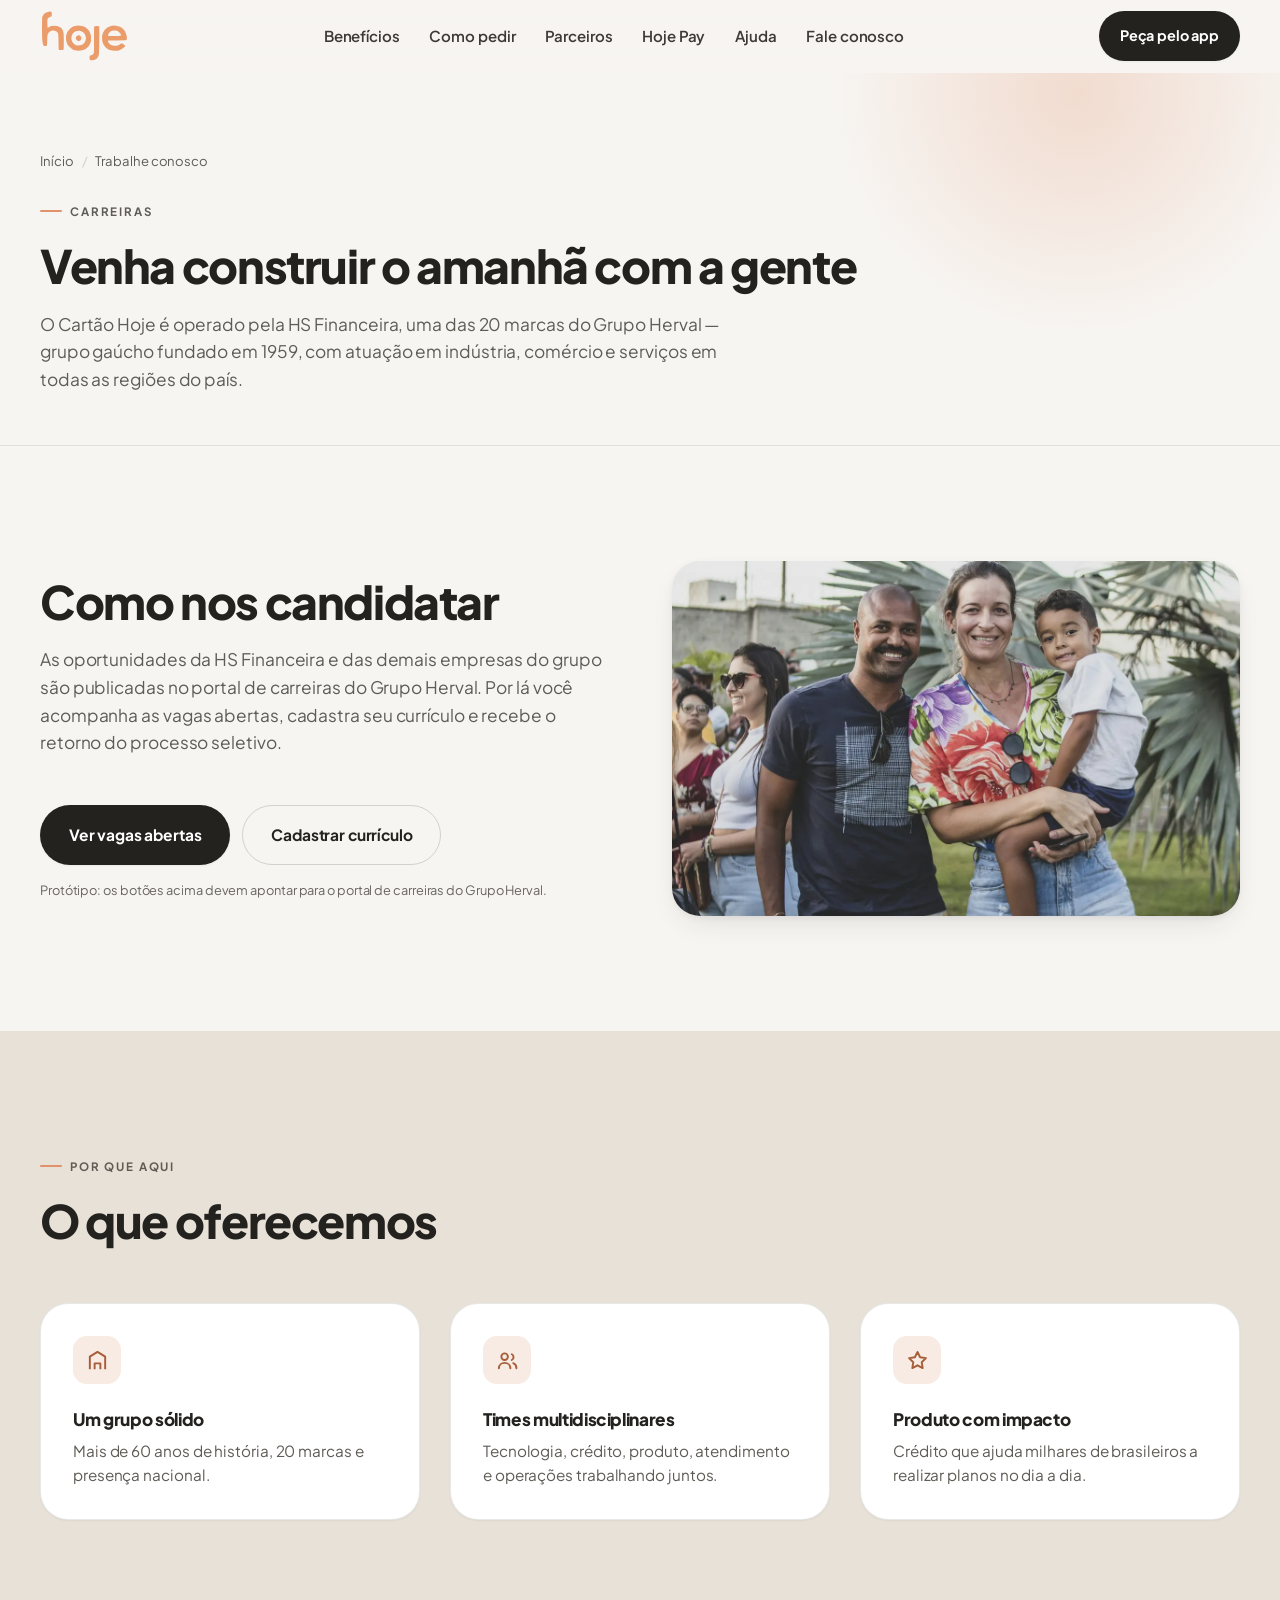
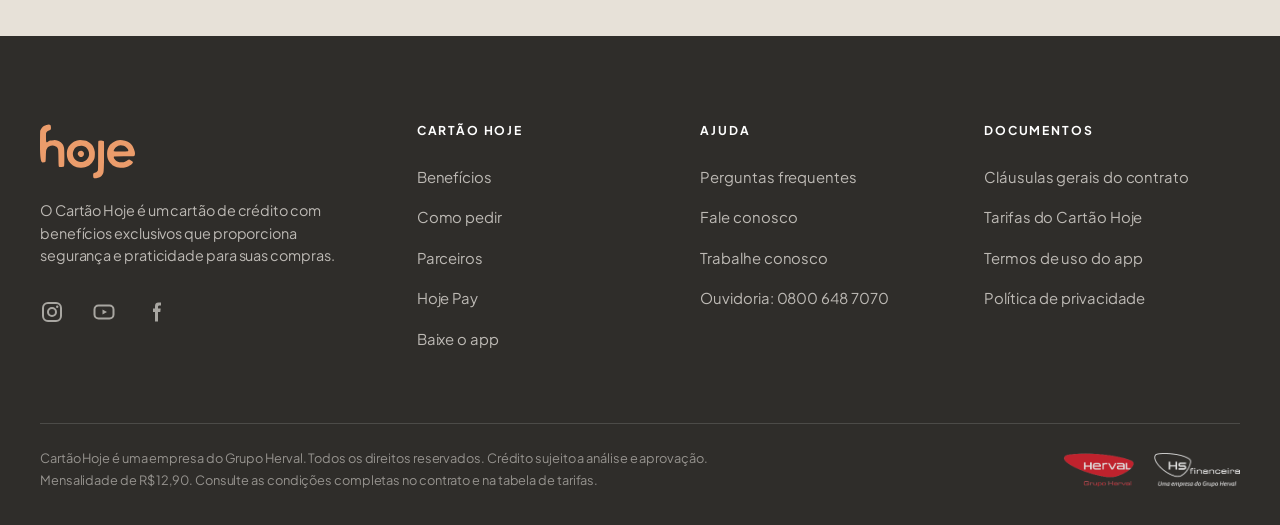
<file: trabalhe-conosco.html>
<!doctype html>
<html lang="pt-BR" class="no-js">
<head>
<meta charset="utf-8">
<meta name="viewport" content="width=device-width, initial-scale=1">
<title>Trabalhe conosco | Cartão Hoje — vagas na HS Financeira</title>
<meta name="description" content="Faça parte do time do Cartão Hoje, a financeira do Grupo Herval. Veja as vagas abertas e cadastre seu currículo.">
<link rel="canonical" href="https://cartaohoje.com.br/trabalhe-conosco/">
<meta name="theme-color" content="#FAF7F1">
<meta name="robots" content="index,follow">
<meta property="og:type" content="article">
<meta property="og:locale" content="pt_BR">
<meta property="og:site_name" content="Cartão Hoje">
<meta property="og:title" content="Trabalhe conosco | Cartão Hoje">
<meta property="og:description" content="Vagas abertas na HS Financeira, uma empresa do Grupo Herval.">
<meta property="og:url" content="https://cartaohoje.com.br/trabalhe-conosco/">
<link rel="icon" href="assets/img/marca/logo-hoje.svg" type="image/svg+xml">
<link rel="apple-touch-icon" href="assets/img/marca/logo-hoje.png">
<link rel="preconnect" href="https://fonts.googleapis.com">
<link rel="preconnect" href="https://fonts.gstatic.com" crossorigin>
<link rel="stylesheet" href="https://fonts.googleapis.com/css2?family=Plus+Jakarta+Sans:wght@400;500;600;700;800&display=swap">
<link rel="stylesheet" href="assets/css/hoje.css">
</head>
<body>
<a class="skip" href="#conteudo">Pular para o conteúdo</a>
<header class="hdr">
  <div class="shell hdr__in">
    <a class="brand" href="index.html" aria-label="Cartão Hoje — página inicial">
      <img src="assets/img/marca/logo-hoje.svg" alt="Cartão Hoje" width="86" height="50">
    </a>
    <nav class="nav" aria-label="Principal">
      <a href="index.html#beneficios">Benefícios</a>
      <a href="index.html#pedir">Como pedir</a>
      <a href="index.html#parceiros">Parceiros</a>
      <a href="hoje-pay.html">Hoje Pay</a>
      <a href="perguntas-frequentes.html">Ajuda</a>
      <a href="fale-conosco.html">Fale conosco</a>
    </nav>
    <div class="hdr__cta">
      <a class="btn btn--sm" href="index.html#app">Peça pelo app</a>
      <button class="burger" type="button" aria-expanded="false" aria-controls="menu-mobile">
        <span class="sr">Abrir menu</span><i></i>
      </button>
    </div>
  </div>
  <div class="mnav" id="menu-mobile">
    <a href="index.html#beneficios">Benefícios</a>
    <a href="index.html#pedir">Como pedir</a>
    <a href="index.html#parceiros">Parceiros</a>
    <a href="hoje-pay.html">Hoje Pay</a>
    <a href="perguntas-frequentes.html">Perguntas frequentes</a>
    <a href="fale-conosco.html">Fale conosco</a>
    <a href="trabalhe-conosco.html" aria-current="page">Trabalhe conosco</a>
    <a class="btn" href="index.html#app">Peça pelo app</a>
  </div>
</header>

<main id="conteudo">

<section class="phero">
  <div class="phero__glow" aria-hidden="true"></div>
  <div class="shell phero__in">
    <nav class="crumbs" aria-label="Trilha de navegação">
      <ol><li><a href="index.html">Início</a></li><li>Trabalhe conosco</li></ol>
    </nav>
    <p class="eyebrow">Carreiras</p>
    <h1 class="h2">Venha construir o amanhã com a gente</h1>
    <p class="lead">O Cartão Hoje é operado pela HS Financeira, uma das 20 marcas do Grupo Herval — grupo gaúcho fundado em 1959, com atuação em indústria, comércio e serviços em todas as regiões do país.</p>
  </div>
</section>

<section class="section">
  <div class="shell split">
    <div class="rv">
      <h2 class="h2">Como nos candidatar</h2>
      <p class="lead">As oportunidades da HS Financeira e das demais empresas do grupo são publicadas no portal de carreiras do Grupo Herval. Por lá você acompanha as vagas abertas, cadastra seu currículo e recebe o retorno do processo seletivo.</p>
      <div class="btn-row mt-l">
        <a class="btn" href="#">Ver vagas abertas</a>
        <a class="btn btn--ghost" href="#">Cadastrar currículo</a>
      </div>
      <p class="form-note">Protótipo: os botões acima devem apontar para o portal de carreiras do Grupo Herval.</p>
    </div>

    <div class="split__art rv" style="aspect-ratio:16/10">
      <picture>
        <source srcset="assets/img/foto/herval.webp" type="image/webp">
        <img src="assets/img/foto/herval.jpg" width="1400" height="760" alt="Pessoas reunidas ao ar livre" loading="lazy" decoding="async">
      </picture>
    </div>
  </div>
</section>

<section class="section tinted">
  <div class="shell">
    <div class="sec-head rv">
      <p class="eyebrow">Por que aqui</p>
      <h2 class="h2">O que oferecemos</h2>
    </div>
    <div class="grid cols-3">
      <article class="card rv">
        <span class="card__ic"><svg viewBox="0 0 24 24" fill="none" aria-hidden="true"><path d="M4 21V8l8-5 8 5v13" stroke="currentColor" stroke-width="2" stroke-linejoin="round"/><path d="M9 21v-6h6v6" stroke="currentColor" stroke-width="2" stroke-linejoin="round"/></svg></span>
        <h3 class="h4">Um grupo sólido</h3>
        <p>Mais de 60 anos de história, 20 marcas e presença nacional.</p>
      </article>
      <article class="card rv">
        <span class="card__ic"><svg viewBox="0 0 24 24" fill="none" aria-hidden="true"><circle cx="9" cy="8" r="3.4" stroke="currentColor" stroke-width="2"/><path d="M3 20c0-3.3 2.7-5.5 6-5.5s6 2.2 6 5.5" stroke="currentColor" stroke-width="2" stroke-linecap="round"/><path d="M16.5 5.5a3.4 3.4 0 0 1 0 6M18 14.8c2 .8 3.3 2.6 3.3 5.2" stroke="currentColor" stroke-width="2" stroke-linecap="round"/></svg></span>
        <h3 class="h4">Times multidisciplinares</h3>
        <p>Tecnologia, crédito, produto, atendimento e operações trabalhando juntos.</p>
      </article>
      <article class="card rv">
        <span class="card__ic"><svg viewBox="0 0 24 24" fill="none" aria-hidden="true"><path d="m12 3 2.7 5.6 6.1.9-4.4 4.3 1 6.1-5.4-2.9-5.4 2.9 1-6.1-4.4-4.3 6.1-.9L12 3Z" stroke="currentColor" stroke-width="2" stroke-linejoin="round"/></svg></span>
        <h3 class="h4">Produto com impacto</h3>
        <p>Crédito que ajuda milhares de brasileiros a realizar planos no dia a dia.</p>
      </article>
    </div>
  </div>
</section>

</main>
<footer class="ft">
  <div class="shell">
    <div class="ft__grid">
      <div class="ft__brand">
        <img src="assets/img/marca/logo-hoje.svg" alt="Cartão Hoje" width="96" height="56">
        <p class="small">O Cartão Hoje é um cartão de crédito com benefícios exclusivos que proporciona segurança e praticidade para suas compras.</p>
        <div class="ft__soc">
          <a href="https://www.instagram.com/" aria-label="Instagram"><svg viewBox="0 0 24 24" fill="none"><rect x="3" y="3" width="18" height="18" rx="5" stroke="currentColor" stroke-width="2"/><circle cx="12" cy="12" r="4" stroke="currentColor" stroke-width="2"/><circle cx="17.2" cy="6.8" r="1.2" fill="currentColor"/></svg></a>
          <a href="https://www.youtube.com/" aria-label="YouTube"><svg viewBox="0 0 24 24" fill="none"><rect x="2.5" y="5.5" width="19" height="13" rx="4" stroke="currentColor" stroke-width="2"/><path d="m10.5 9.5 4.5 2.5-4.5 2.5v-5Z" fill="currentColor"/></svg></a>
          <a href="https://www.facebook.com/" aria-label="Facebook"><svg viewBox="0 0 24 24" fill="none"><path d="M14 8.5V7c0-1 .5-1.5 1.6-1.5H17V2.5h-2.4C11.9 2.5 11 4.2 11 6.3v2.2H9V12h2v9.5h3V12h2.3l.4-3.5H14Z" fill="currentColor"/></svg></a>
        </div>
      </div>

      <div>
        <h4>Cartão Hoje</h4>
        <ul>
          <li><a href="index.html#beneficios">Benefícios</a></li>
          <li><a href="index.html#pedir">Como pedir</a></li>
          <li><a href="index.html#parceiros">Parceiros</a></li>
          <li><a href="hoje-pay.html">Hoje Pay</a></li>
          <li><a href="index.html#app">Baixe o app</a></li>
        </ul>
      </div>

      <div>
        <h4>Ajuda</h4>
        <ul>
          <li><a href="perguntas-frequentes.html">Perguntas frequentes</a></li>
          <li><a href="fale-conosco.html">Fale conosco</a></li>
          <li><a href="trabalhe-conosco.html" aria-current="page">Trabalhe conosco</a></li>
          <li><a href="tel:08006487070">Ouvidoria: 0800 648 7070</a></li>
        </ul>
      </div>

      <div>
        <h4>Documentos</h4>
        <ul>
          <li><a href="#">Cláusulas gerais do contrato</a></li>
          <li><a href="#">Tarifas do Cartão Hoje</a></li>
          <li><a href="#">Termos de uso do app</a></li>
          <li><a href="#">Política de privacidade</a></li>
        </ul>
      </div>
    </div>

    <div class="ft__legal">
      <p>Cartão Hoje é uma empresa do Grupo Herval. Todos os direitos reservados. Crédito sujeito a análise e aprovação. Mensalidade de R$ 12,90. Consulte as condições completas no contrato e na tabela de tarifas.</p>
      <div class="ft__co">
        <img src="assets/img/marca/grupo-herval.png" alt="Grupo Herval" width="167" height="80" loading="lazy">
        <img src="assets/img/marca/hs-financeira.png" alt="HS Financeira" width="180" height="71" loading="lazy">
      </div>
    </div>
  </div>
</footer>
<script src="assets/js/hoje.js" defer></script>

<script type="application/ld+json">
{
  "@context": "https://schema.org",
  "@type": "BreadcrumbList",
  "itemListElement": [
    {"@type": "ListItem", "position": 1, "name": "Início", "item": "https://cartaohoje.com.br/"},
    {"@type": "ListItem", "position": 2, "name": "Trabalhe conosco", "item": "https://cartaohoje.com.br/trabalhe-conosco/"}
  ]
}
</script>
</body>
</html>
</file>
<file: assets/css/hoje.css>
/* =========================================================================
   Cartão Hoje — Design System
   Documentacao viva: design-system.html
   Paleta oficial: laranja #E1926B · carvao #2F2D2A (Guide e logo/)
   ========================================================================= */

/* ---------- 1. Tokens ---------- */
:root{
  /* cor */
  --ink:#24221F;
  --ink-2:#2F2D2A;          /* carvao oficial */
  --ink-3:#3D3A36;
  --muted:#5F5B55;      /* base #6B665F do guia, 1 passo mais escuro: AA sobre creme E bege */
  --muted-2:#69645E;    /* AA (4.5:1) sobre creme e bege */
  --cream:#F7F5F2;
  --cream-2:#E7E1D8;
  --white:#fff;
  --coral:#E1926B;          /* LARANJA OFICIAL da marca */
  --coral-ink:#A75D39;      /* laranja escurecido: AA (4.5:1) sobre creme e branco */
  --coral-soft:#EFCFBF;
  --coral-wash:#F7EBE3;
  --green:#2E9E5B;
  --line:rgba(47,45,42,.11);
  --line-2:rgba(47,45,42,.18);
  --line-dark:rgba(255,255,255,.14);

  /* forma */
  --r-xs:10px; --r-sm:14px; --r:20px; --r-lg:28px; --r-xl:40px; --r-full:999px;

  /* sombra (quente, discreta) */
  --sh-1:0 1px 2px rgba(47,45,42,.05);
  --sh-2:0 2px 6px rgba(47,45,42,.05), 0 12px 32px -14px rgba(47,45,42,.18);
  --sh-3:0 4px 12px rgba(47,45,42,.07), 0 30px 60px -22px rgba(47,45,42,.28);

  /* ritmo */
  --shell:1200px;
  --gut:clamp(20px,5vw,40px);
  --sec:clamp(72px,9vw,132px);

  /* escala de espaçamento (base 4px) — usar sempre um destes valores */
  --s-1:4px;  --s-2:8px;  --s-3:12px; --s-4:16px; --s-5:20px; --s-6:24px;
  --s-7:28px; --s-8:32px; --s-10:40px; --s-12:48px; --s-16:64px;

  /* tipografia */
  --sans:"Plus Jakarta Sans",-apple-system,BlinkMacSystemFont,"Segoe UI",Roboto,Helvetica,Arial,sans-serif;

  /* movimento: entrada desacelera longa e macia, sem quique */
  --ease-enter:cubic-bezier(.16,1,.3,1);
}

/* ---------- 2. Base ---------- */
*,*::before,*::after{box-sizing:border-box}
html{-webkit-text-size-adjust:100%;scroll-behavior:smooth;scroll-padding-top:88px}
@media (prefers-reduced-motion:reduce){
  html{scroll-behavior:auto}
  *,*::before,*::after{animation-duration:.001ms!important;transition-duration:.001ms!important}
}
body{
  margin:0;background:var(--cream);color:var(--ink);
  font:400 1.0625rem/1.65 var(--sans);
  letter-spacing:-.005em;
  -webkit-font-smoothing:antialiased;text-rendering:optimizeLegibility;
}
img,svg,video{display:block;max-width:100%}
img{height:auto}
a{color:inherit;text-decoration:none}
button{font:inherit;color:inherit}
h1,h2,h3,h4{margin:0;font-weight:800;letter-spacing:-.03em;line-height:1.08;text-wrap:balance}
p{margin:0}
ul,ol{margin:0;padding:0;list-style:none}
:focus-visible{outline:2.5px solid var(--coral-ink);outline-offset:3px;border-radius:4px}
::selection{background:var(--coral);color:var(--ink)}

.sr{position:absolute;width:1px;height:1px;padding:0;margin:-1px;overflow:hidden;clip:rect(0 0 0 0);white-space:nowrap;border:0}
.skip{position:absolute;left:-9999px;top:0;z-index:200;background:var(--ink);color:#fff;padding:var(--s-4) var(--s-6);border-radius:0 0 var(--r-sm) 0}
.skip:focus{left:0}

/* ---------- 3. Layout ---------- */
.shell{width:min(100% - var(--gut)*2, var(--shell));margin-inline:auto}
.shell-wide{width:min(100% - var(--gut)*2, 1360px);margin-inline:auto}
.section{padding-block:var(--sec)}
.section--tight{padding-block:clamp(56px,6vw,88px)}
/* Duas seções seguidas SEM mudança de fundo somavam o padding das duas
   (até 228px de vazio). Com a cor igual não há separador visual, então a
   segunda não repete o respiro: o vão volta a ser o de uma seção. */
.section:not(.dark):not(.tinted)+.section:not(.dark):not(.tinted),
.section:not(.dark):not(.tinted)+.section--tight:not(.dark):not(.tinted),
.section--tight:not(.dark):not(.tinted)+.section:not(.dark):not(.tinted),
.section--tight:not(.dark):not(.tinted)+.section--tight:not(.dark):not(.tinted){padding-top:0}
.dark{background:var(--ink-2);color:#F4F0EA}
.dark h1,.dark h2,.dark h3{color:#fff}
.dark .lead,.dark .muted{color:rgba(244,240,234,.72)}
.tinted{background:var(--cream-2)}

.grid{display:grid;--gap:clamp(20px,2.4vw,30px);gap:var(--gap)}
.cols-2{grid-template-columns:repeat(2,1fr)}
.cols-3{grid-template-columns:repeat(3,1fr)}
.cols-4{grid-template-columns:repeat(4,1fr)}
@media (max-width:960px){.cols-3,.cols-4{grid-template-columns:repeat(2,1fr)}}
@media (max-width:620px){.cols-2,.cols-3,.cols-4{grid-template-columns:1fr}}
/* .grid--center: centraliza a última linha quando ela fica incompleta */
.grid--center{display:flex;flex-wrap:wrap;justify-content:center;--n:3}
.grid--center>*{flex:0 0 calc((100% - (var(--n) - 1) * var(--gap)) / var(--n));min-width:0}
.grid--center.cols-2{--n:2}
.grid--center.cols-4{--n:4}
@media (max-width:960px){.grid--center.cols-3,.grid--center.cols-4{--n:2}}
@media (max-width:620px){.grid--center.cols-2,.grid--center.cols-3,.grid--center.cols-4{--n:1}}

/* ---------- 4. Tipografia utilitária ---------- */
.eyebrow{
  display:inline-flex;align-items:center;gap:var(--s-2);
  font-size:.72rem;font-weight:700;letter-spacing:.16em;text-transform:uppercase;
  color:var(--muted);margin:0 0 var(--s-5)
}
.eyebrow::before{content:"";width:22px;height:2px;background:var(--coral);border-radius:2px}
.dark .eyebrow{color:rgba(244,240,234,.62)}

.display{font-size:clamp(2.7rem,6.4vw,4.6rem);letter-spacing:-.04em;line-height:1}
.h2{font-size:clamp(1.95rem,3.6vw,3rem)}
.h3{font-size:clamp(1.35rem,1.9vw,1.6rem);letter-spacing:-.025em}
.h4{font-size:1.075rem;letter-spacing:-.02em;line-height:1.3}
.lead{font-size:clamp(1.075rem,1.35vw,1.22rem);line-height:1.6;color:var(--muted);max-width:56ch}
h1+.lead,h2+.lead,h3+.lead{margin-top:var(--s-5)}
.muted{color:var(--muted)}
.small{font-size:.9rem;line-height:1.55}
.xs{font-size:.8rem;line-height:1.5}
.sec-head{max-width:62ch;margin-bottom:clamp(40px,4.5vw,64px)}
.sec-head--last{margin-bottom:0}
.mt-l{margin-top:clamp(32px,4vw,48px)}
.mt-m{margin-top:var(--s-6)}

/* ---------- 5. Botões ---------- */
.btn{
  --bg:var(--ink);--fg:#fff;--bd:transparent;
  display:inline-flex;align-items:center;justify-content:center;gap:var(--s-3);
  padding:var(--s-4) var(--s-7);border:1.5px solid var(--bd);border-radius:var(--r-full);
  background:var(--bg);color:var(--fg);
  font-size:.97rem;font-weight:700;letter-spacing:-.01em;cursor:pointer;
  transition:transform .18s cubic-bezier(.2,.8,.3,1), box-shadow .18s, background .18s, border-color .18s;
  box-shadow:var(--sh-1);white-space:nowrap
}
.btn:hover{transform:translateY(-2px);box-shadow:var(--sh-2)}
.btn:active{transform:translateY(0)}
.btn svg{width:18px;height:18px;flex:none}
.btn--ghost{--bg:transparent;--fg:var(--ink);--bd:var(--line-2);box-shadow:none}
.btn--ghost:hover{--bd:var(--ink);background:rgba(47,45,42,.03)}
.btn--coral{--bg:var(--coral);--fg:var(--ink)}
.btn--coral:hover{--bg:#EEA580}
.btn--sm{padding:var(--s-3) var(--s-5);font-size:.9rem}
.dark .btn--ghost{--fg:#fff;--bd:var(--line-dark)}
.dark .btn--ghost:hover{--bd:rgba(255,255,255,.5);background:rgba(255,255,255,.06)}
.btn-row{display:flex;flex-wrap:wrap;gap:var(--s-3);align-items:center}

.link-arrow{
  display:inline-flex;align-items:center;gap:8px;font-weight:700;font-size:.95rem;
  border-bottom:1.5px solid var(--coral);padding-bottom:3px;transition:gap .18s
}
.link-arrow:hover{gap:var(--s-4)}
.link-in{font-weight:700;border-bottom:1.5px solid var(--coral);transition:color .18s}
.link-in:hover{color:var(--coral-ink)}
.dark .link-in:hover{color:var(--coral)}
.link-arrow svg{width:15px;height:15px}

/* ---------- 6. Header ---------- */
.hdr{
  position:sticky;top:0;z-index:100;
  background:rgba(247,245,242,.82);backdrop-filter:saturate(1.6) blur(14px);
  border-bottom:1px solid transparent;transition:border-color .25s,background .25s
}
.hdr[data-stuck]{border-bottom-color:var(--line);background:rgba(247,245,242,.95)}
.hdr__in{display:flex;align-items:center;gap:clamp(16px,3vw,44px);height:72px}
.brand{display:flex;align-items:center;flex:none}
.brand img,.brand svg{width:85px;height:auto;color:var(--coral)}
/* area de protecao da marca: 1/2 da altura do wordmark em cada lado */
.brand{padding-inline:2px}
.nav{display:flex;gap:clamp(16px,2vw,32px);margin-inline:auto}
.nav a{
  font-size:.94rem;font-weight:600;color:var(--ink-3);padding:8px 2px;position:relative;
  white-space:nowrap;transition:color .18s
}
.nav a::after{
  content:"";position:absolute;left:0;right:0;bottom:2px;height:2px;border-radius:2px;
  background:var(--coral);transform:scaleX(0);transform-origin:left;transition:transform .22s cubic-bezier(.2,.8,.3,1)
}
.nav a:hover{color:var(--ink)}
.nav a:hover::after,.nav a[aria-current="page"]::after{transform:scaleX(1)}
.hdr__cta{display:flex;align-items:center;gap:var(--s-3);flex:none}
.burger{
  display:none;width:44px;height:44px;border:1.5px solid var(--line-2);border-radius:var(--r-full);
  background:transparent;cursor:pointer;align-items:center;justify-content:center
}
.burger i{display:block;width:17px;height:1.8px;background:var(--ink);border-radius:2px;position:relative;transition:background .22s}
.burger i::before,.burger i::after{content:"";position:absolute;left:0;width:17px;height:1.8px;background:var(--ink);border-radius:2px;transition:transform .22s}
.burger i::before{top:-5.5px}
.burger i::after{top:5.5px}
.burger[aria-expanded="true"] i{background:transparent}
.burger[aria-expanded="true"] i::before{transform:translateY(5.5px) rotate(45deg)}
.burger[aria-expanded="true"] i::after{transform:translateY(-5.5px) rotate(-45deg)}
/* Com sete itens o menu precisa de ~1030 px de viewport para caber em uma
   linha (mais a barra de rolagem). Abaixo disso os rótulos quebravam em duas
   linhas: o hambúrguer assume antes. */
@media (max-width:1080px){
  .nav,.hdr__cta .btn{display:none}
  .burger{display:inline-flex}
  .hdr__in{justify-content:space-between}
}
.mnav{display:none;border-top:1px solid var(--line);background:var(--cream);padding:var(--s-2) var(--gut) var(--s-6)}
.mnav[data-open]{display:block}
.mnav a{display:block;padding:var(--s-4) 0;font-size:1.05rem;font-weight:600;border-bottom:1px solid var(--line)}
.mnav .btn{width:100%;margin-top:var(--s-6)}

/* ---------- 7. Hero ---------- */
.hero{position:relative;overflow:hidden;padding-block:clamp(48px,6vw,86px) clamp(64px,8vw,110px)}
.hero__arcs{position:absolute;inset:auto auto -6% -12%;width:min(70vw,720px);color:var(--coral);opacity:.2;pointer-events:none}
.hero__glow{
  position:absolute;top:-20%;right:-8%;width:min(58vw,700px);aspect-ratio:1;pointer-events:none;
  background:radial-gradient(circle,rgba(225,146,107,.3),rgba(225,146,107,0) 62%)
}
.hero__in{position:relative;display:grid;grid-template-columns:1.02fr .98fr;gap:clamp(32px,5vw,72px);align-items:center}
@media (max-width:940px){.hero__in{grid-template-columns:1fr}}
.hero h1{margin-bottom:var(--s-6)}
.hero .lead{max-width:50ch}
.hero .btn-row{margin-top:var(--s-8)}
.hero__facts{display:flex;flex-wrap:wrap;gap:var(--s-3) var(--s-6);margin-top:var(--s-8);padding-top:var(--s-6);border-top:1px solid var(--line)}
.hero__facts li{display:flex;align-items:center;gap:var(--s-2);font-size:.875rem;font-weight:600;color:var(--muted)}
.hero__facts svg{width:16px;height:16px;color:var(--coral-ink);flex:none}

.hero__art{position:relative;display:flex;justify-content:center;align-items:center;min-height:440px}
.hero__photo{
  width:min(100%,420px);aspect-ratio:4/5;border-radius:var(--r-xl);overflow:hidden;
  box-shadow:var(--sh-3);transform:rotate(1.2deg)
}
.hero__photo img{width:100%;height:100%;object-fit:cover}
.hero__card{
  position:absolute;left:-6%;bottom:1%;width:min(42%,182px);
  filter:drop-shadow(0 26px 44px rgba(47,45,42,.34));transform:rotate(-7deg);
  animation:float 7s ease-in-out infinite
}
@keyframes float{0%,100%{transform:rotate(-7deg) translateY(0)}50%{transform:rotate(-7deg) translateY(-12px)}}
.hero__chip{
  position:absolute;right:-2%;top:7%;background:var(--white);border-radius:var(--r);
  padding:var(--s-4) var(--s-5);box-shadow:var(--sh-2);display:flex;align-items:center;gap:var(--s-3)
}
.hero__chip strong{display:block;font-size:1.35rem;letter-spacing:-.03em;line-height:1}
.hero__chip span{font-size:.74rem;font-weight:600;color:var(--muted);letter-spacing:.02em}
.hero__chip .ic{width:38px;height:38px;border-radius:var(--r-full);background:var(--coral-wash);display:grid;place-items:center;flex:none}
.hero__chip .ic svg{width:19px;height:19px;color:var(--coral-ink)}
@media (max-width:520px){
  .hero__chip{display:none}
  .hero__card{width:46%;left:-2%}
  .hero__art{min-height:0}
}

/* ---------- 8. Faixa de confiança ---------- */
.trust{border-block:1px solid var(--line);padding-block:var(--s-6);background:var(--cream)}
.trust__in{display:flex;flex-wrap:wrap;align-items:center;justify-content:space-between;gap:var(--s-5) var(--s-8)}
.trust__item{display:flex;align-items:center;gap:var(--s-3);font-size:.86rem;font-weight:600;color:var(--muted)}
.trust__item strong{color:var(--ink);font-weight:800}
.trust__item svg{width:17px;height:17px;color:var(--coral-ink);flex:none}

/* ---------- 9. Cards ---------- */
.card{
  background:var(--white);border:1px solid var(--line);border-radius:var(--r-lg);
  padding:clamp(24px,2.6vw,32px);box-shadow:var(--sh-1);
  transition:transform .22s cubic-bezier(.2,.8,.3,1),box-shadow .22s,border-color .22s
}
.card:hover{transform:translateY(-4px);box-shadow:var(--sh-2);border-color:var(--line-2)}
.card__ic{width:48px;height:48px;border-radius:var(--r-sm);background:var(--coral-wash);display:grid;place-items:center;margin-bottom:var(--s-6)}
.card__ic svg{width:23px;height:23px;color:var(--coral-ink)}
.card h2,.card h3{margin-bottom:var(--s-2)}
.card p{color:var(--muted);font-size:.955rem;line-height:1.6}
.dark .card{background:rgba(255,255,255,.045);border-color:var(--line-dark);box-shadow:none}
.dark .card:hover{background:rgba(255,255,255,.075);border-color:rgba(255,255,255,.26)}
.dark .card p{color:rgba(244,240,234,.72)}
.dark .card__ic{background:rgba(225,146,107,.16)}
.dark .card__ic svg{color:var(--coral)}

/* ---------- 10. Passos ---------- */
.steps{counter-reset:s}
.step{position:relative;padding-left:var(--s-16);padding-bottom:var(--s-8)}
.step:last-child{padding-bottom:0}
.step::before{
  counter-increment:s;content:counter(s);
  position:absolute;left:0;top:-2px;width:42px;height:42px;border-radius:var(--r-full);
  background:var(--ink);color:#fff;display:grid;place-items:center;
  font-size:.92rem;font-weight:800;letter-spacing:0
}
.step:not(:last-child)::after{
  content:"";position:absolute;left:21px;top:48px;bottom:6px;width:1.5px;
  background:linear-gradient(var(--line-2),transparent)
}
.step h3{font-size:1.12rem;margin-bottom:var(--s-2)}
.step p{color:var(--muted);font-size:.95rem}
.dark .step::before{background:var(--coral);color:var(--ink)}
.dark .step p{color:rgba(244,240,234,.72)}
.dark .step:not(:last-child)::after{background:linear-gradient(var(--line-dark),transparent)}

/* ---------- 11. Split (texto + imagem) ---------- */
.split{display:grid;grid-template-columns:1fr 1fr;gap:clamp(32px,5vw,76px);align-items:center}
@media (max-width:900px){.split{grid-template-columns:1fr}}
/* quando a coluna vizinha é uma lista longa, centralizar deixa o título
   boiando: alinha no topo e acompanha a rolagem */
.split--top{align-items:start}
@media (min-width:901px){.split--top>:first-child{position:sticky;top:104px}}
.split__art{border-radius:var(--r-lg);overflow:hidden;box-shadow:var(--sh-2);aspect-ratio:4/3}
.split__art img{width:100%;height:100%;object-fit:cover}

/* imagem de produto recortada (PNG com alfa): sem moldura, sem corte */
.prod-art{position:relative;display:flex;align-items:flex-end;justify-content:center}
.prod-art::before{
  content:"";position:absolute;left:50%;top:44%;transform:translate(-50%,-50%);
  width:92%;aspect-ratio:1;border-radius:50%;pointer-events:none;
  background:radial-gradient(circle,rgba(225,146,107,.3),rgba(225,146,107,0) 66%)
}
.prod-art img{position:relative;width:100%;max-width:480px;height:auto}
.dark .prod-art::before{background:radial-gradient(circle,rgba(225,146,107,.22),rgba(225,146,107,0) 66%)}

/* a arte do iPhone já vem cortada na base: encosta na borda da seção quando
   logo abaixo vem uma faixa de cor, que funciona como "chão" */
.prod-art--bleed-sec{margin-bottom:calc(var(--sec) * -1)}
@media (min-width:901px){.split--flip .split__art{order:-1}}

/* ---------- 12. Parceiros ---------- */
.logos{display:flex;flex-wrap:wrap;align-items:center;gap:clamp(24px,5vw,60px);justify-content:center}
.logos a{display:inline-flex;align-items:center;border-radius:var(--r-sm)}
.logos img{height:34px;width:auto;opacity:.9;transition:opacity .2s}
.logos img:hover{opacity:1}
.logos img.tall{height:44px}
.logos img.sq{height:52px}
/* Logos monocromáticos brancos: exibidos sobre chip escuro em fundo claro */
.logos--onlight{gap:16px}
.logos--onlight img{background:var(--ink-2);border-radius:var(--r-sm);padding:var(--s-3) var(--s-4);height:52px;box-sizing:content-box;opacity:.92}

.pcard{
  position:relative;border-radius:var(--r-lg);overflow:hidden;aspect-ratio:3/4;
  display:flex;flex-direction:column;justify-content:flex-end;
  padding:var(--s-6);color:#fff;isolation:isolate
}
.pcard img{position:absolute;inset:0;width:100%;height:100%;object-fit:cover;z-index:-2;transition:transform .5s cubic-bezier(.2,.8,.3,1)}
.pcard::after{content:"";position:absolute;inset:0;z-index:-1;background:linear-gradient(to top,rgba(24,22,20,.9) 6%,rgba(24,22,20,.42) 46%,rgba(24,22,20,.14))}
.pcard:hover img{transform:scale(1.05)}
.pcard__tag{
  align-self:flex-start;font-size:.72rem;font-weight:800;letter-spacing:.02em;text-transform:none;
  background:var(--coral);color:var(--ink);padding:var(--s-1) var(--s-3);border-radius:var(--r-full);margin-bottom:var(--s-4)
}
.pcard h3{font-size:1.28rem;margin-bottom:var(--s-2);color:#fff}
.pcard p{font-size:.92rem;color:rgba(255,255,255,.82);line-height:1.5}

/* ---------- 13. App ---------- */
.app__art{display:flex;justify-content:center}
.app__art img{width:min(100%,440px);filter:drop-shadow(0 34px 60px rgba(0,0,0,.42))}
.applist li{display:flex;gap:var(--s-4);padding:var(--s-4) 0;border-bottom:1px solid var(--line-dark);align-items:flex-start}
.applist li:last-child{border-bottom:0}
.applist svg{width:20px;height:20px;color:var(--coral);flex:none;margin-top:2px}
.applist strong{display:block;font-weight:700;letter-spacing:-.015em}
.applist span{font-size:.9rem;color:rgba(244,240,234,.68)}
.stores{display:flex;flex-wrap:wrap;gap:var(--s-3);margin-top:var(--s-8)}
.stores a{transition:transform .18s,opacity .18s;border-radius:var(--r-xs)}
.stores a:hover{transform:translateY(-2px);opacity:.85}
.stores img{height:46px;width:auto}

/* ---------- 14. FAQ ---------- */
.faq{max-width:860px;margin-inline:auto}
.faq details{border-bottom:1px solid var(--line)}
.faq summary{
  display:flex;align-items:flex-start;justify-content:space-between;gap:var(--s-6);
  padding:var(--s-6) var(--s-5);cursor:pointer;list-style:none;
  font-size:1.055rem;font-weight:700;letter-spacing:-.02em;line-height:1.4
}
.faq summary::-webkit-details-marker{display:none}
.faq summary:hover{color:var(--coral-ink)}
.faq summary .pm{
  flex:none;width:26px;height:26px;border-radius:var(--r-full);border:1.5px solid var(--line-2);
  display:grid;place-items:center;position:relative;margin-top:2px;transition:background .2s,border-color .2s,transform .25s
}
.faq summary .pm::before,.faq summary .pm::after{content:"";position:absolute;background:var(--ink);border-radius:2px;transition:transform .25s}
.faq summary .pm::before{width:11px;height:1.7px}
.faq summary .pm::after{width:1.7px;height:11px}
.faq details[open] summary .pm{background:var(--coral);border-color:var(--coral);transform:rotate(90deg)}
/* o container gira 90°: some com a barra horizontal e sobra a vertical, que a rotação deita em "−" */
.faq details[open] summary .pm::before{transform:scaleX(0)}
.faq__a{padding:0 var(--s-16) var(--s-6) var(--s-5);color:var(--muted);font-size:.985rem;line-height:1.68}
.faq__a p+p,.faq__a ul,.faq__a ol,.faq__a ul+p,.faq__a ol+p{margin-top:var(--s-3)}
.faq__a li{position:relative;padding-left:var(--s-5);margin-bottom:var(--s-2)}
.faq__a li::before{content:"";position:absolute;left:2px;top:10px;width:5px;height:5px;border-radius:50%;background:var(--coral)}
/* lista numerada: o número entra no lugar do ponto; subitem leva ponto vazado */
.faq__a ol{counter-reset:faq}
.faq__a ol>li{counter-increment:faq;padding-left:var(--s-6)}
.faq__a ol>li::before{content:counter(faq) ".";top:0;left:0;width:auto;height:auto;border-radius:0;background:none;font-weight:700;color:var(--coral-ink)}
.faq__a li li::before{background:none;border:1.5px solid var(--coral)}
/* o rótulo em negrito ("Quitar:", "Importante:") guia a leitura: fica em tinta */
.faq__a strong{color:var(--ink);font-weight:700}
.faq__a a{color:var(--coral-ink);font-weight:600;border-bottom:1px solid var(--coral-soft)}
.faq__group{margin-bottom:clamp(40px,5vw,64px)}
.faq__group h2{font-size:1.5rem;margin-bottom:var(--s-2)}

/* ---------- 15. Atendimento ---------- */
/* numero + legenda formam um par: coladinhos entre si, separados do par seguinte */
.ch__num{font-size:1.42rem;font-weight:800;letter-spacing:-.035em;display:block;margin-top:var(--s-4)}
.ch__num a:hover{color:var(--coral-ink)}
.ch__hint{display:block;font-size:.79rem;color:var(--muted-2);font-weight:600;margin-top:var(--s-1)}
.ch__hint+.ch__num{margin-top:var(--s-5)}
/* no celular o telefone é o alvo principal: a área de toque cresce para ~47px
   sem mexer no layout — o padding é cancelado pela margem negativa */
@media (max-width:700px){
  .ch__num a{display:inline-block;padding-block:var(--s-2);margin-block:calc(var(--s-2) * -1)}
}
.ch--wa .card__ic{background:rgba(46,158,91,.12)}
.ch--wa .card__ic svg{color:var(--green)}

/* ---------- 16. Faixa CTA ---------- */
.cta-band{
  background:radial-gradient(120% 150% at 88% 10%, #4A392B 0%, #332F2A 44%, #232120 100%);
  border-radius:var(--r-xl);padding:clamp(38px,5.5vw,72px);position:relative;overflow:hidden;color:#fff
}
.cta-band__arcs{position:absolute;right:-8%;top:-34%;width:min(54%,470px);color:var(--coral);opacity:.22;pointer-events:none}
.cta-band__in{position:relative;max-width:56ch}
.cta-band h2{color:#fff;margin-bottom:var(--s-4)}
.cta-band p{color:rgba(255,255,255,.78);font-size:1.06rem}
.cta-band .btn-row{margin-top:var(--s-8)}
.cta-band .btn--ghost{--fg:#fff;--bd:rgba(255,255,255,.28)}
.cta-band .btn--ghost:hover{--bd:rgba(255,255,255,.6);background:rgba(255,255,255,.08)}

/* ---------- 17. Documentos / tarifas ---------- */
.docs{display:flex;flex-wrap:wrap;gap:var(--s-3)}
.doc{
  display:inline-flex;align-items:center;gap:var(--s-2);padding:var(--s-3) var(--s-4);border:1px solid var(--line-2);
  border-radius:var(--r-full);font-size:.88rem;font-weight:600;transition:border-color .2s,background .2s
}
.doc:hover{border-color:var(--ink);background:var(--white)}
.doc svg{width:15px;height:15px;color:var(--muted)}
.dark .doc{border-color:var(--line-dark)}
.dark .doc:hover{border-color:rgba(255,255,255,.5);background:rgba(255,255,255,.07)}
.dark .doc svg{color:var(--coral)}

/* Lista de documentos com descrição (Transparência) */
.doclist{display:flex;flex-direction:column;gap:var(--s-2);list-style:none}
.doclist a{
  display:flex;align-items:flex-start;gap:var(--s-3);padding:var(--s-4);
  border:1px solid var(--line-2);border-radius:var(--r-sm);transition:border-color .2s,background .2s
}
.doclist a:hover{border-color:var(--ink);background:var(--white)}
.doclist svg{width:17px;height:17px;color:var(--muted);flex:none;margin-top:2px}
.doclist__txt{display:flex;flex-direction:column;gap:3px}
.doclist__txt strong{font-size:.92rem;font-weight:700;line-height:1.35}
.doclist__txt span{font-size:.8rem;color:var(--muted-2);line-height:1.5}
.dark .doclist a{border-color:var(--line-dark)}
.dark .doclist a:hover{border-color:rgba(255,255,255,.5);background:rgba(255,255,255,.07)}
.dark .doclist svg{color:var(--coral)}

.price{
  display:flex;flex-wrap:wrap;align-items:baseline;gap:var(--s-2) var(--s-4);
  padding:var(--s-6) var(--s-7);background:var(--white);border:1px solid var(--line);
  border-radius:var(--r);box-shadow:var(--sh-1)
}
.price b{font-size:1.6rem;letter-spacing:-.035em;font-weight:800}

/* ---------- 18. Footer ---------- */
.ft{background:var(--ink-2);color:rgba(244,240,234,.72);padding-block:clamp(56px,7vw,88px) 34px}
.ft__grid{display:grid;grid-template-columns:1.4fr 1fr 1fr 1.1fr;gap:clamp(28px,4vw,56px)}
@media (max-width:900px){.ft__grid{grid-template-columns:1fr 1fr}}
@media (max-width:560px){.ft__grid{grid-template-columns:1fr}}
.ft h4{color:#fff;font-size:.76rem;letter-spacing:.15em;text-transform:uppercase;margin-bottom:var(--s-5);font-weight:700}
.ft a{color:rgba(244,240,234,.72);transition:color .18s}
.ft a:hover{color:var(--coral)}
.ft li{font-size:.93rem}
/* area de toque: o link ocupa a linha inteira em vez de so o texto */
.ft li a{display:inline-block;padding-block:var(--s-2)}
/* so o logo: o seletor antigo pegava tambem os svg dos icones sociais,
   forcando neles a cor coral e um margin-bottom de 20px */
.ft__brand>img{width:95px;height:auto;margin-bottom:var(--s-5)}
/* Sem chip: as marcas do Instagram, YouTube e Facebook ja tem moldura propria,
   e circulo + moldura dava frame dentro de frame. Area de toque de 44px preservada. */
.ft__soc{display:flex;gap:var(--s-2);margin-top:var(--s-6);margin-left:-10px}
.ft__soc a{
  width:44px;height:44px;display:grid;place-items:center;border-radius:var(--r-sm);
  color:rgba(244,240,234,.62);transition:color .2s
}
.ft__soc a:hover{color:var(--coral)}
.ft__soc svg{width:24px;height:24px}

/* ---------- 18b. Lockup Hoje Pay ---------- */
.lockup{display:flex;align-items:center;width:fit-content}
.lockup img{height:38px;width:auto}
.lockup--lg img{height:clamp(44px,5vw,62px)}
.lockup+h1,.lockup+h2{margin-top:var(--s-5)}
.eyebrow+.lockup{margin-top:calc(var(--s-1) * -1)}
.ft__legal{
  margin-top:clamp(40px,5vw,64px);padding-top:var(--s-6);border-top:1px solid var(--line-dark);
  display:flex;flex-wrap:wrap;gap:var(--s-4) var(--s-7);justify-content:space-between;align-items:center;
  font-size:.8rem;color:rgba(244,240,234,.52)
}
.ft__legal p{max-width:78ch}
.ft__co{display:flex;align-items:center;gap:var(--s-5);flex-wrap:wrap}
.ft__co a{display:inline-flex;align-items:center}
.ft__co img{height:34px;width:auto;opacity:.85;transition:opacity .2s}
.ft__co a:hover img{opacity:1}

/* ---------- 19. Página interna ---------- */
.phero{padding-block:clamp(46px,6vw,78px) clamp(34px,4vw,54px);border-bottom:1px solid var(--line);position:relative;overflow:hidden}
/* Em páginas onde o valor está no conteúdo logo abaixo (fale conosco), o
   cabeçalho cede altura: o título ainda abre a página, mas sem empurrar
   telefones e horários para fora da primeira dobra. */
.phero--compact{padding-block:clamp(30px,3.6vw,48px) clamp(22px,2.6vw,32px)}
/* Primeira seção depois do hero: o respiro cheio (até 132px) somava ao
   padding do hero e afundava o conteúdo. Aqui a separação já vem da borda
   do hero, então basta um vão curto. */
.section--flush{padding-top:clamp(26px,3vw,40px)}
.phero__glow{position:absolute;top:-70%;right:-6%;width:min(50vw,560px);aspect-ratio:1;pointer-events:none;background:radial-gradient(circle,rgba(225,146,107,.26),rgba(225,146,107,0) 62%)}
.phero__in{position:relative}
.crumbs ol{display:flex;align-items:baseline;gap:var(--s-2);flex-wrap:wrap;font-size:.82rem;color:var(--muted);margin-bottom:var(--s-5)}
/* área de toque maior no link sem deslocar o texto: a margem negativa
   cancela o padding, então o item mantém a altura original */
.crumbs a{display:inline-block;padding-block:var(--s-2);margin-block:calc(var(--s-2) * -1)}
.crumbs a:hover{color:var(--ink)}
.crumbs li+li::before{content:"/";margin-right:var(--s-2);color:var(--line-2)}

/* ---------- 20. Formulário ---------- */
.field{display:flex;flex-direction:column;gap:var(--s-2);margin-bottom:var(--s-5)}
.field label{font-size:.86rem;font-weight:700;letter-spacing:-.01em}
.field input,.field select,.field textarea{
  font:inherit;font-size:.97rem;padding:var(--s-3) var(--s-4);border:1.5px solid var(--line-2);
  border-radius:var(--r-sm);background:var(--white);color:var(--ink);transition:border-color .18s,box-shadow .18s
}
.field input:focus,.field select:focus,.field textarea:focus{
  outline:none;border-color:var(--coral);box-shadow:0 0 0 4px rgba(225,146,107,.22)
}
.field textarea{resize:vertical;min-height:140px}
.field .hint{font-size:.78rem;color:var(--muted-2)}
.form-note{font-size:.8rem;color:var(--muted-2);margin-top:var(--s-4);line-height:1.55}

/* ---------- 21. Reveal ---------- */
.rv{opacity:0;transform:translateY(18px)}
.rv[data-in]{opacity:1;transform:none;transition:opacity .6s cubic-bezier(.2,.8,.3,1),transform .6s cubic-bezier(.2,.8,.3,1)}
@media (prefers-reduced-motion:reduce){.rv{opacity:1;transform:none}}
@media print{.rv{opacity:1!important;transform:none!important}}
.no-js .rv{opacity:1;transform:none}

/* ---------- 22. Cartões aceitos ---------- */
.banks{display:flex;flex-wrap:wrap;align-items:center;gap:var(--s-4);margin-top:var(--s-6)}
.banks li{
  display:flex;align-items:center;justify-content:center;
  min-height:72px;padding:var(--s-4) var(--s-7);
  background:var(--white);border:1px solid var(--line);border-radius:var(--r-sm);
  box-shadow:var(--sh-1)
}
.banks img{height:26px;width:auto}
.banks img.bb{height:22px}
.banks img.btg{height:40px}
@media (max-width:520px){
  .banks{gap:var(--s-3)}
  .banks li{min-height:64px;padding:var(--s-3) var(--s-5);flex:1 1 100%}
}

/* ---------- 23. Aviso em destaque ---------- */
.note{
  display:flex;gap:var(--s-4);align-items:flex-start;
  padding:var(--s-5) var(--s-6);border:1.5px solid var(--coral-soft);border-radius:var(--r-sm);
  background:var(--coral-wash);font-size:.95rem;line-height:1.55;color:var(--ink)
}
.note svg{width:22px;height:22px;color:var(--coral-ink);flex:none;margin-top:1px}
.dark .note{background:rgba(225,146,107,.12);border-color:rgba(225,146,107,.38);color:rgba(244,240,234,.86)}
.dark .note svg{color:var(--coral)}
.cta-band .note{
  margin-top:var(--s-6);font-size:.95rem;
  background:rgba(225,146,107,.14);border-color:rgba(225,146,107,.4);color:rgba(255,255,255,.86)
}
.cta-band .note svg{color:var(--coral)}
.cta-band .note strong{color:#fff}

/* ---------- 24. Figura dentro do passo ---------- */
.step__fig{margin:var(--s-4) 0 0;max-width:420px}
.step__fig img{
  width:100%;border-radius:var(--r-sm);border:1px solid var(--line);
  background:var(--white);box-shadow:var(--sh-1)
}
.step__fig figcaption{font-size:.78rem;color:var(--muted-2);margin-top:var(--s-2);line-height:1.5}
.dark .step__fig img{border-color:var(--line-dark)}
.dark .step__fig figcaption{color:rgba(244,240,234,.55)}

/* ---------- 21. Texto legal longo (política de privacidade) ---------- */
.legal{display:grid;grid-template-columns:236px minmax(0,1fr);gap:clamp(32px,5vw,72px);align-items:start}
@media (max-width:900px){.legal{grid-template-columns:1fr}}

.legal__toc{position:sticky;top:96px;font-size:.86rem;line-height:1.5}
@media (max-width:900px){
  .legal__toc{position:static;border:1px solid var(--line-2);border-radius:var(--r-sm);padding:var(--s-5)}
}
.legal__toc h2{
  font-size:.72rem;font-weight:700;letter-spacing:.16em;text-transform:uppercase;
  color:var(--muted);margin-bottom:var(--s-4)
}
.legal__toc ol{display:flex;flex-direction:column;gap:var(--s-2)}
.legal__toc a{color:var(--muted);transition:color .18s}
.legal__toc a:hover{color:var(--ink)}

.legal__body>*+*{margin-top:var(--s-5)}
.legal__body h2{font-size:1.18rem;margin-top:clamp(40px,4.5vw,58px);scroll-margin-top:96px}
.legal__body>h2:first-child{margin-top:0}
.legal__body h3{font-size:1rem;margin-top:var(--s-8)}
.legal__body p,.legal__body li{color:var(--muted);font-size:.98rem;line-height:1.7}
.legal__body ul,.legal__body ol{display:flex;flex-direction:column;gap:var(--s-3);padding-left:var(--s-6)}
.legal__body ul>li{list-style:disc}
.legal__body ol>li{list-style:decimal}
.legal__body strong{color:var(--ink);font-weight:700}
.legal__body a:not(.btn){font-weight:700;border-bottom:1.5px solid var(--coral)}
.legal__body a:not(.btn):hover{color:var(--coral-ink)}

.legal__wrap{overflow-x:auto}
.legal__tbl{width:100%;border-collapse:collapse;font-size:.9rem;min-width:440px}
.legal__tbl th,.legal__tbl td{text-align:left;vertical-align:top;padding:var(--s-4);border-bottom:1px solid var(--line)}
.legal__tbl th{font-weight:700;color:var(--ink);font-size:.82rem;letter-spacing:.02em}
.legal__tbl td{color:var(--muted);line-height:1.6}

/* Pendência de revisão jurídica — remover as marcações antes de publicar */
.pend{
  display:block;border-left:3px solid var(--coral);background:var(--coral-wash);
  padding:var(--s-4) var(--s-5);border-radius:0 var(--r-sm) var(--r-sm) 0;
  font-size:.88rem;line-height:1.6;color:var(--ink-3)
}
.legal__body .pend b{
  display:block;font-size:.68rem;font-weight:800;letter-spacing:.14em;text-transform:uppercase;
  color:var(--coral-ink);margin-bottom:var(--s-2)
}
.legal__body .pend,.legal__body .pend *{font-size:.88rem}
.legal__body .pend{color:var(--ink-3)}

/* ---------- 25. Baixar o app ---------- */
/* Regra da página: iPhone, Android e o QR cabem juntos na primeira tela.
   Por isso os três dividem UMA linha e os cartões são enxutos — ícone,
   nome do sistema e o badge, nada mais. */
.dlhero{padding-block:clamp(28px,3.2vw,44px) clamp(40px,4.5vw,60px);position:relative;overflow:hidden}
.dlhero__in{position:relative}
.dlhero .lead{max-width:60ch}

.dl{
  display:grid;align-items:stretch;
  grid-template-columns:1fr 1fr 1fr;
  gap:clamp(14px,1.6vw,22px);
  margin-top:clamp(26px,3vw,38px)
}
/* Em tablet o QR não cabe numa terceira coluna legível: desce inteiro,
   deitado, embaixo dos dois cartões. */
@media (max-width:1024px){
  .dl{grid-template-columns:1fr 1fr}
  .dl__qr{grid-column:1/-1}
}
@media (max-width:620px){.dl{grid-template-columns:1fr}}

/* Cartão escuro por dois motivos: destaca a ação contra o creme da página e
   é o único fundo em que os badges oficiais — arte branca — aparecem. Em
   fundo claro o da App Store fica literalmente invisível. */
.dl__card{
  display:flex;flex-direction:column;align-items:flex-start;
  background:var(--ink-2);color:#F4F0EA;
  border-radius:var(--r-lg);padding:clamp(22px,2.4vw,28px);
  box-shadow:var(--sh-2);
  transition:transform .22s cubic-bezier(.2,.8,.3,1),box-shadow .22s,background .22s
}
.dl__card:hover{transform:translateY(-4px);box-shadow:var(--sh-3);background:var(--ink-3)}
.dl__card:active{transform:translateY(-1px)}
/* o laranja escurecido do foco global desaparece no cartão escuro */
.dl__card:focus-visible{outline-color:var(--coral)}
.dl__os{
  width:48px;height:48px;border-radius:var(--r-sm);background:rgba(225,146,107,.16);
  display:grid;place-items:center;margin-bottom:var(--s-5)
}
.dl__os svg{width:24px;height:24px;color:var(--coral)}
.dl__t{font-size:1.28rem;font-weight:800;letter-spacing:-.03em;line-height:1.2;color:#fff}
.dl__hint{font-size:.88rem;color:rgba(244,240,234,.62);margin:var(--s-2) 0 var(--s-6)}
/* O respiro vem da margem do texto acima, NÃO de padding aqui: com
   box-sizing:border-box o padding sairia de dentro do height e o badge
   encolheria. margin-top:auto só alinha os dois cartões pela base. */
.dl__badge{height:48px;width:auto;margin-top:auto}

/* O terceiro cartão é claro de propósito: os dois escuros são a ação,
   este é a alternativa. */
.dl__qr{
  display:flex;flex-direction:column;align-items:center;justify-content:center;
  gap:var(--s-4);text-align:center;
  background:var(--cream-2);border-radius:var(--r-lg);
  padding:clamp(18px,2vw,24px)
}
.dl__qr img{width:clamp(112px,10.5vw,138px);height:auto;border-radius:var(--r-xs)}
.dl__qrtxt{display:flex;flex-direction:column;gap:var(--s-2);align-items:center}
.dl__qrt{font-size:.95rem;font-weight:700;letter-spacing:-.02em;color:var(--ink);line-height:1.35}
.dl__url{
  font-size:.8rem;font-weight:700;letter-spacing:-.01em;color:var(--muted-2);
  border-bottom:1.5px solid var(--coral);padding-bottom:2px
}
@media (max-width:1024px){
  .dl__qr{flex-direction:row;text-align:left;justify-content:flex-start;gap:clamp(20px,3vw,32px);padding:clamp(20px,2.4vw,28px)}
  .dl__qr img{width:128px;flex:none}
  .dl__qrtxt{align-items:flex-start}
  .dl__qrt{font-size:1.05rem}
}
/* Precisa vir DEPOIS de .dl__qr{display:flex}: mesma especificidade, quem
   fecha por ultimo ganha. No celular ninguem le o proprio QR na propria tela. */
@media (max-width:620px){.dl__qr{display:none}}

/* Sobreposição de redirecionamento.
   Nasce escondida: só aparece se o script no <head> marcar <html data-redir>,
   e some sozinha se a loja não assumir a tela. O conteúdo embaixo é a página
   inteira, sempre presente no HTML — nunca há tela branca. */
.redir{display:none}
html[data-redir]{overflow:hidden}
html[data-redir] .redir{
  display:flex;position:fixed;inset:0;z-index:200;
  flex-direction:column;align-items:center;justify-content:center;gap:var(--s-6);
  background:var(--cream);text-align:center;padding:var(--gut)
}
.redir__mark{width:56px;height:56px;animation:redir-pulse 1.6s ease-in-out infinite}
.redir__spin{
  width:26px;height:26px;border-radius:50%;
  border:2.5px solid var(--coral-soft);border-top-color:var(--coral-ink);
  animation:redir-spin .7s linear infinite
}
.redir strong{display:block;font-size:1.1rem;font-weight:700;letter-spacing:-.02em}
.redir small{display:block;font-size:.88rem;color:var(--muted);margin-top:var(--s-2)}
.redir__out{font-size:.9rem;color:var(--muted);border-bottom:1.5px solid var(--coral);padding-bottom:3px}
.redir__out:hover{color:var(--ink)}
.redir__ios,.redir__android{display:none}
html[data-os="ios"] .redir__ios{display:inline}
html[data-os="android"] .redir__android{display:inline}
@keyframes redir-spin{to{transform:rotate(360deg)}}
@keyframes redir-pulse{0%,100%{opacity:1}50%{opacity:.45}}
@media (prefers-reduced-motion:reduce){.redir__mark,.redir__spin{animation:none}}
@media print{
  .redir{display:none!important}
  .dl__qr{display:flex!important;background:none;padding:0}
}

/* ---------- 26. iPlace Hoje ---------- */
/* Foto do hero com o selo "21x" por cima: reaproveita o .hero__chip da home,
   que precisa de um pai posicionado. */
.ph-art{position:relative}
.ph-art .hero__chip{top:auto;right:auto;left:-5%;bottom:9%}
@media (max-width:900px){.ph-art .hero__chip{left:var(--s-4);bottom:var(--s-4)}}

/* Plano 21x + parcela final: barra empilhada de parte-do-todo (o valor do
   produto). Dois blocos sólidos separados por um vão de 2 px, com a divisão
   no meio da faixa de 70% a 90% — o eixo embaixo marca essa faixa. As cores
   são dois degraus do mesmo laranja, do claro para o escuro, porque as 21
   parcelas vêm antes da final (par validado como rampa ordinal: mesmo matiz,
   ΔL visível, 2,46:1 sobre o branco). Identidade nunca só pela cor: cada
   bloco tem rótulo e amostra. Barra e eixo são desenho (aria-hidden); quem
   lê é a legenda. No desktop ela fica alinhada a cada bloco; abaixo de
   900 px vira lista embaixo do eixo, e a barra mantém a proporção real.
   Usado em /iplace-hoje/ e /hoje-pay/, cada um com o próprio texto: mudou a
   marcação em um, muda no outro. */
.plan{
  background:var(--white);border:1px solid var(--line);border-radius:var(--r-lg);
  padding:clamp(24px,3.4vw,44px);box-shadow:var(--sh-1);
  --split:80%;--pa:var(--coral);--pb:var(--coral-ink)
}
.plan__chart{display:grid;grid-template-areas:"legend" "bar" "axis"}
.plan__legend,.plan__bar{display:grid;grid-template-columns:var(--split) minmax(0,1fr);column-gap:2px}
.plan__legend{grid-area:legend;margin-bottom:var(--s-4)}
.plan__k{font-size:.92rem;line-height:1.45;color:var(--muted);padding-right:var(--s-4)}
.plan__k strong{
  display:flex;align-items:flex-start;gap:var(--s-2);margin-bottom:var(--s-1);color:var(--ink);
  font-size:clamp(1.3rem,2.1vw,1.7rem);font-weight:800;letter-spacing:-.03em;line-height:1.15
}
/* amostra centrada na PRIMEIRA linha (1.15em = altura da linha): rótulo que
   quebra em duas ("De 70% a 90% do valor do produto" no celular) não a
   deixa boiando entre as linhas */
.plan__k strong::before{content:"";flex:none;width:12px;height:12px;margin-top:calc((1.15em - 12px) / 2);border-radius:3px;background:var(--pa)}
.plan__k--b strong::before{background:var(--pb)}
/* quadrado na linha de base (0%), 4 px de raio só na ponta */
.plan__bar{grid-area:bar;height:24px}
.plan__a{background:var(--pa)}
.plan__b{background:var(--pb);border-radius:0 4px 4px 0}
.plan__axis{grid-area:axis;position:relative;height:34px;margin-top:var(--s-2);border-top:1px solid var(--line-2)}
.plan__axis span{
  position:absolute;top:12px;left:var(--x);transform:translateX(-50%);
  font-size:.78rem;font-weight:600;line-height:1;color:var(--muted-2);font-variant-numeric:tabular-nums
}
.plan__axis span::before{content:"";position:absolute;left:50%;top:-12px;width:1px;height:6px;background:var(--line-2)}
.plan__axis .plan__t0{transform:none}
.plan__axis .plan__t0::before{left:0}
.plan__axis .plan__t100{transform:translateX(-100%)}
.plan__axis .plan__t100::before{left:auto;right:0}
/* a faixa em que a divisão pode cair: trecho mais grosso do eixo */
.plan__axis::before{content:"";position:absolute;left:70%;width:20%;top:-2px;height:3px;border-radius:2px;background:var(--ink-3)}
.plan__legal{margin-top:var(--s-6);padding-top:var(--s-5);border-top:1px solid var(--line);font-size:.8rem;color:var(--muted-2)}
@media (max-width:900px){
  .plan__chart{grid-template-areas:"bar" "axis" "legend"}
  .plan__legend{grid-template-columns:1fr;row-gap:var(--s-4);margin:var(--s-5) 0 0}
  .plan__k strong{font-size:1.2rem}
}
/* no celular os rótulos de 90% e 100% encostariam: ficam só os da faixa */
@media (max-width:620px){.plan__axis .plan__t0,.plan__axis .plan__t100{display:none}}

/* "Exclusivo: hoje". O wordmark fica no tamanho mínimo de tela (72 px) ou
   acima, e o vão até o texto cobre a área de proteção de meia altura. */
.excl{
  display:flex;align-items:center;gap:var(--s-6);margin:0 0 var(--s-8);
  font-size:clamp(1.2rem,1.7vw,1.45rem);font-weight:800;letter-spacing:-.025em;color:#fff
}
.excl img{width:80px;height:auto;flex:none}
.note__t{display:block;margin-bottom:var(--s-1)}

/* QR ao lado dos selos das lojas. Some no celular pelo mesmo motivo do
   .dl__qr: ninguém lê o próprio QR na própria tela. */
.qrcard{display:flex;align-items:center;gap:clamp(20px,3vw,36px)}
.qrcard .eyebrow{margin-bottom:var(--s-3)}
.qrcard p:not(.eyebrow){color:#fff;font-size:1.02rem;font-weight:600;line-height:1.5;letter-spacing:-.01em}
.qrcard img{width:clamp(132px,12vw,160px);height:auto;flex:none;border-radius:var(--r-xs)}
@media (max-width:620px){.qrcard{display:none}}

/* Vitrine de categorias: atalhos para o site da iPlace. Mesma conta do
   .grid--center, com a última linha incompleta centralizada. No celular cada
   atalho vira uma linha: ícone, nome e seta. */
.prods{display:flex;flex-wrap:wrap;justify-content:center;gap:var(--s-4);--n:5}
.prods>li{flex:0 0 calc((100% - (var(--n) - 1) * var(--s-4)) / var(--n));min-width:0}
@media (max-width:960px){.prods{--n:3}}
@media (max-width:620px){.prods{--n:1;gap:var(--s-3)}}
.prod{
  display:flex;flex-direction:column;gap:var(--s-8);height:100%;padding:var(--s-6);
  background:var(--white);border:1px solid var(--line);border-radius:var(--r-lg);box-shadow:var(--sh-1);
  transition:transform .22s cubic-bezier(.2,.8,.3,1),box-shadow .22s,border-color .22s
}
.prod:hover{transform:translateY(-4px);box-shadow:var(--sh-2);border-color:var(--line-2)}
.prod__ic{width:52px;height:52px;border-radius:var(--r-sm);background:var(--coral-wash);display:grid;place-items:center;flex:none}
.prod__ic svg{width:26px;height:26px;color:var(--coral-ink)}
.prod__t{display:flex;align-items:center;justify-content:space-between;gap:var(--s-2);font-size:1.075rem;font-weight:800;letter-spacing:-.02em}
.prod__t svg{width:17px;height:17px;flex:none;color:var(--coral-ink);transition:transform .18s}
.prod:hover .prod__t svg{transform:translateX(3px)}
@media (max-width:620px){
  .prod{flex-direction:row;align-items:center;gap:var(--s-4);padding:var(--s-3) var(--s-5) var(--s-3) var(--s-3);border-radius:var(--r)}
  .prod__ic{width:44px;height:44px}
  .prod__t{flex:1}
}

/* ---------- 27. Entrada do hero ---------- */
/* O hero de cada página entra em sequência ao carregar: os textos sobem de
   um desfoque leve até ficarem nítidos, um de cada vez, e a arte chega logo
   atrás. É só CSS — roda antes do JS, não depende dele e não pisca.
   - As keyframes só têm `from`, com fill `backwards`: terminada a entrada,
     vale o estilo normal do elemento (hover, transform próprio, flutuação).
   - Movimento com `translate`/`scale`/`rotate` avulsos, nunca `transform`:
     eles somam com o transform que o elemento já tem (foto a 1,2°, cartão
     a −7° flutuando), em vez de substituí-lo.
   - A foto do LCP começa a aparecer em 0,1 s: a entrada quase não atrasa a
     métrica.
   - Ordem pela posição no HTML (nth-child), com 90 ms entre um item e o
     próximo. Página sem .hero/.phero/.dlhero entra com `.enter` no bloco.
   Quem pede menos movimento vê tudo parado, já no lugar. */
@keyframes in-rise{from{opacity:0;translate:0 var(--rise,22px);filter:blur(var(--blur,8px))}}
@keyframes in-soft{from{opacity:0;translate:0 var(--rise,32px)}}
@keyframes in-zoom{from{scale:var(--zoom,1.14)}}
@keyframes in-glow{from{opacity:0;scale:.6}}
@keyframes in-bar{from{scale:0 1}}
@keyframes in-pop{from{opacity:0;translate:0 16px;scale:.9;filter:blur(4px)}}
@keyframes in-card{from{opacity:0;translate:-28px 64px;rotate:-9deg}}
/* com pathLength="1" no path, o traço inteiro mede 1 */
@keyframes in-draw{from{stroke-dasharray:1;stroke-dashoffset:1}to{stroke-dasharray:1;stroke-dashoffset:0}}

@media (prefers-reduced-motion:no-preference){
  /* início de cada sequência; o texto do .split espera a trilha */
  :is(.hero__in>:first-child,.phero__in,.dlhero__in,.enter){--t0:.06s;--step:.09s}
  .phero__in .split>:first-child{--t0:.15s}
  .dl{--t0:.42s;--step:.1s}

  :is(.hero__in>:first-child,.phero__in,.phero__in .split>:first-child,.dlhero__in,.dl,.enter)>*{--k:0}
  :is(.hero__in>:first-child,.phero__in,.phero__in .split>:first-child,.dlhero__in,.dl,.enter)>:nth-child(2){--k:1}
  :is(.hero__in>:first-child,.phero__in,.phero__in .split>:first-child,.dlhero__in,.dl,.enter)>:nth-child(3){--k:2}
  :is(.hero__in>:first-child,.phero__in,.phero__in .split>:first-child,.dlhero__in,.dl,.enter)>:nth-child(4){--k:3}
  :is(.hero__in>:first-child,.phero__in,.phero__in .split>:first-child,.dlhero__in,.dl,.enter)>:nth-child(5){--k:4}
  :is(.hero__in>:first-child,.phero__in,.phero__in .split>:first-child,.dlhero__in,.dl,.enter)>:nth-child(6){--k:5}
  :is(.hero__in>:first-child,.phero__in,.phero__in .split>:first-child,.dlhero__in,.dl,.enter)>:nth-child(n+7){--k:6}

  /* textos: trilha, sobretítulo, título, lead, botões, fatos */
  :is(.hero__in>:first-child,.phero__in .split>:first-child,.enter)>*,
  :is(.phero__in,.dlhero__in)>:not(.split,.dl),
  .dl>*{
    animation:in-rise 1.1s var(--ease-enter) backwards;
    animation-delay:calc(var(--t0) + var(--k) * var(--step))
  }
  /* o traço do sobretítulo se estende depois que o texto chega */
  :is(.hero,.phero,.dlhero,.enter) .eyebrow::before{
    transform-origin:left;
    animation:in-bar .9s var(--ease-enter) backwards;
    animation-delay:calc(var(--t0) + var(--k) * var(--step) + .3s)
  }
  /* "O amanhã começa… hoje": a palavra da marca chega uma batida depois */
  .hero h1 span{
    display:inline-block;--rise:.3em;
    animation:in-rise 1.1s var(--ease-enter) backwards;
    animation-delay:calc(var(--t0) + var(--k) * var(--step) + .34s)
  }

  /* fundo: brilho abre devagar, arcos se desenham de baixo para cima */
  :is(.hero__glow,.phero__glow){animation:in-glow 2.4s var(--ease-enter) backwards}
  .hero__arcs path{animation:in-draw 2.2s var(--ease-enter) .2s backwards}
  .hero__arcs path:nth-child(2){animation-delay:.32s}
  .hero__arcs path:nth-child(3){animation-delay:.44s}
  .hero__arcs path:nth-child(4){animation-delay:.56s}

  /* foto: a moldura sobe e a imagem assenta de um zoom leve */
  :is(.hero__photo,.ph-art .split__art){animation:in-soft 1.3s var(--ease-enter) .1s backwards}
  :is(.hero__photo,.ph-art .split__art) img{animation:in-zoom 2.2s var(--ease-enter) .1s backwards}
  /* produto recortado: sobe sobre o próprio brilho */
  .phero .prod-art::before{animation:in-glow 2s var(--ease-enter) .15s backwards}
  .phero .prod-art img{--rise:44px;animation:in-soft 1.4s var(--ease-enter) .25s backwards}

  /* cartão gira até −7° enquanto sobe; a flutuação continua por cima */
  .hero__card{animation:in-card 1.4s var(--ease-enter) .5s backwards,float 7s ease-in-out infinite}
  :is(.hero,.phero) .hero__chip{animation:in-pop 1s var(--ease-enter) .78s backwards}
}
</file>
